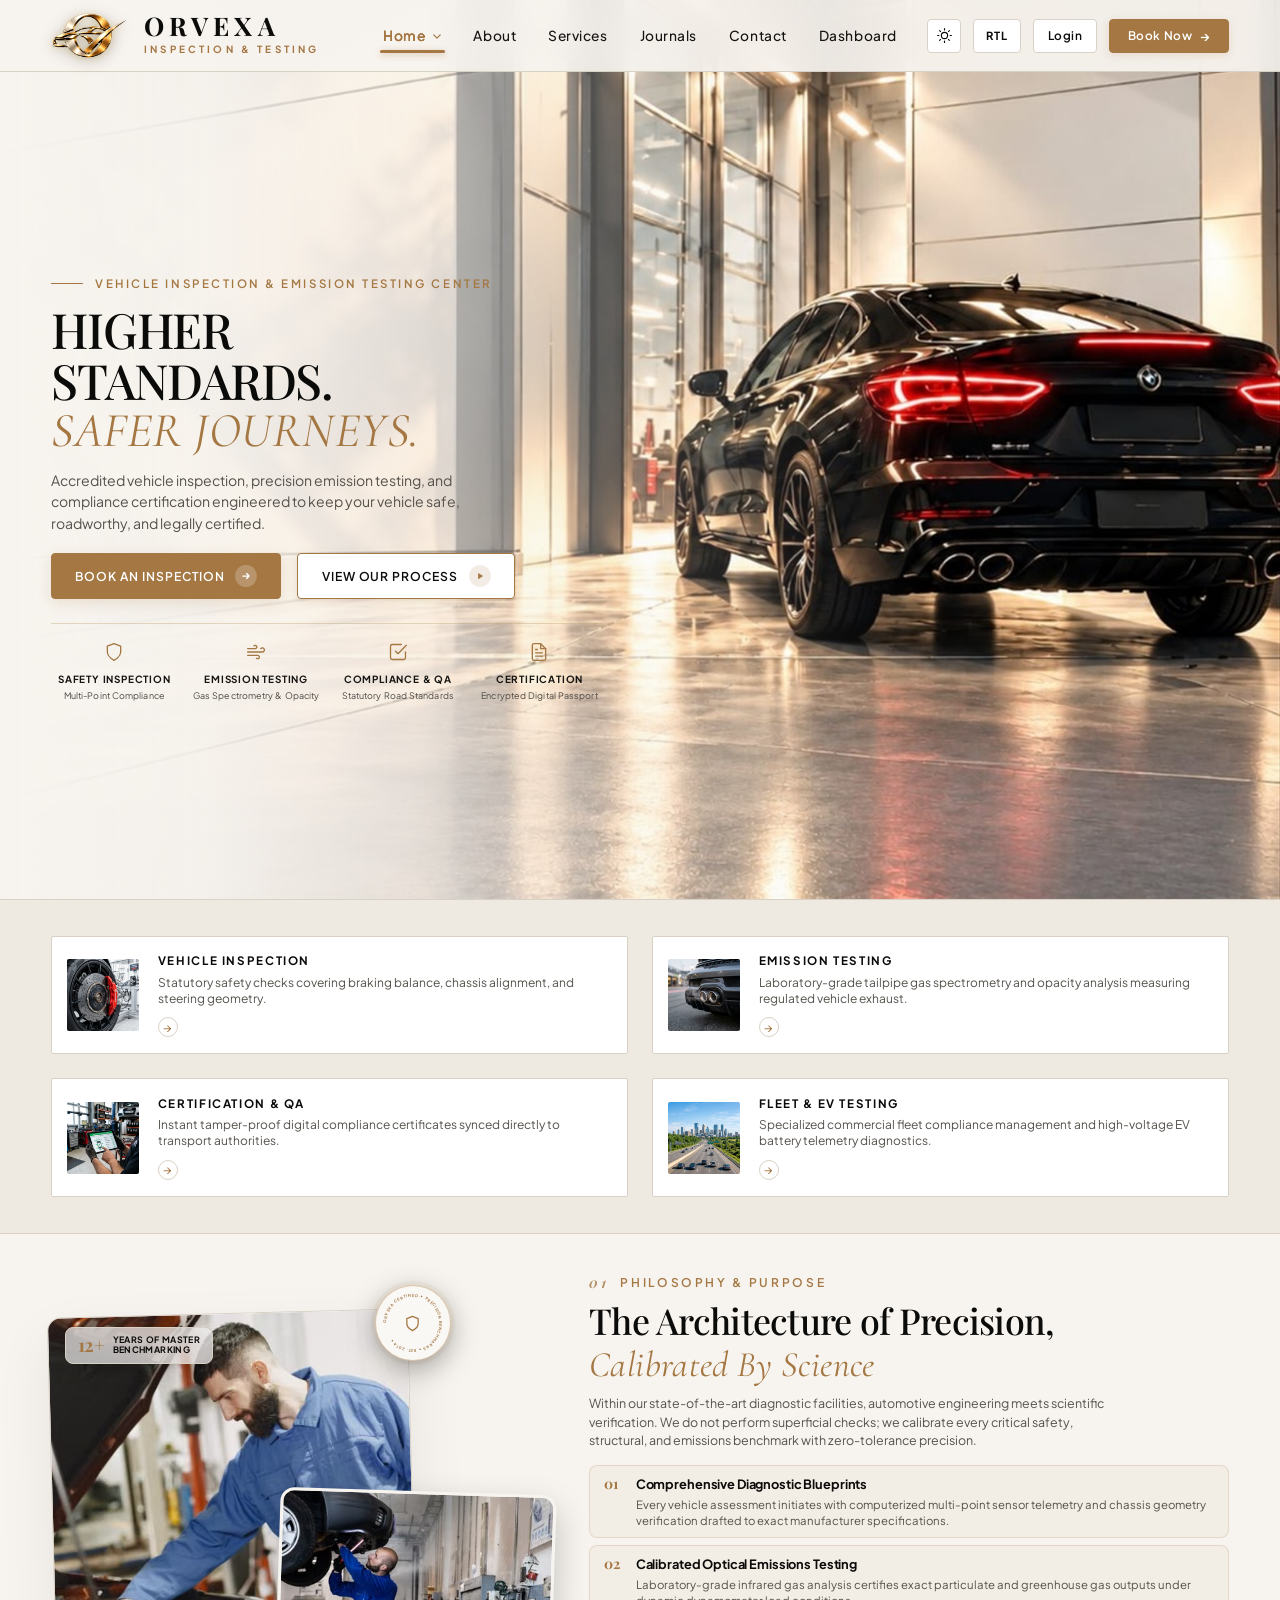
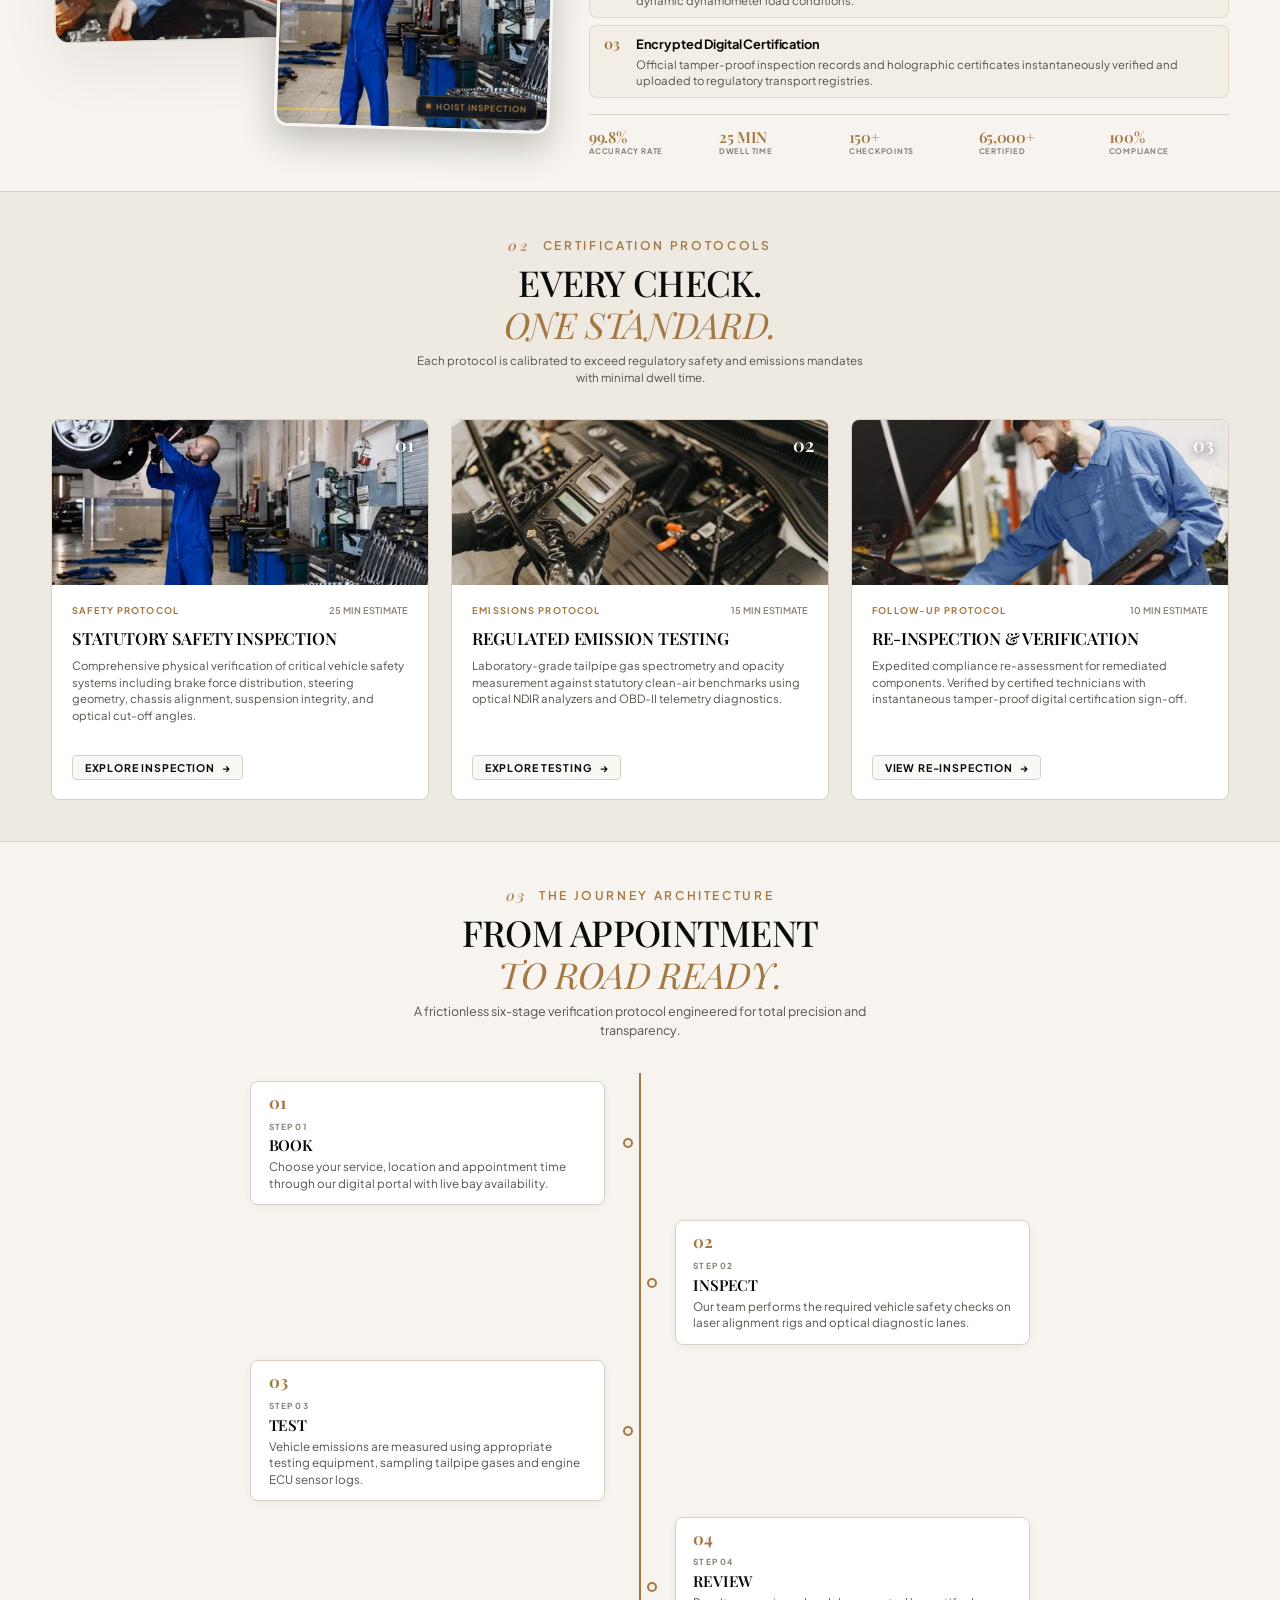
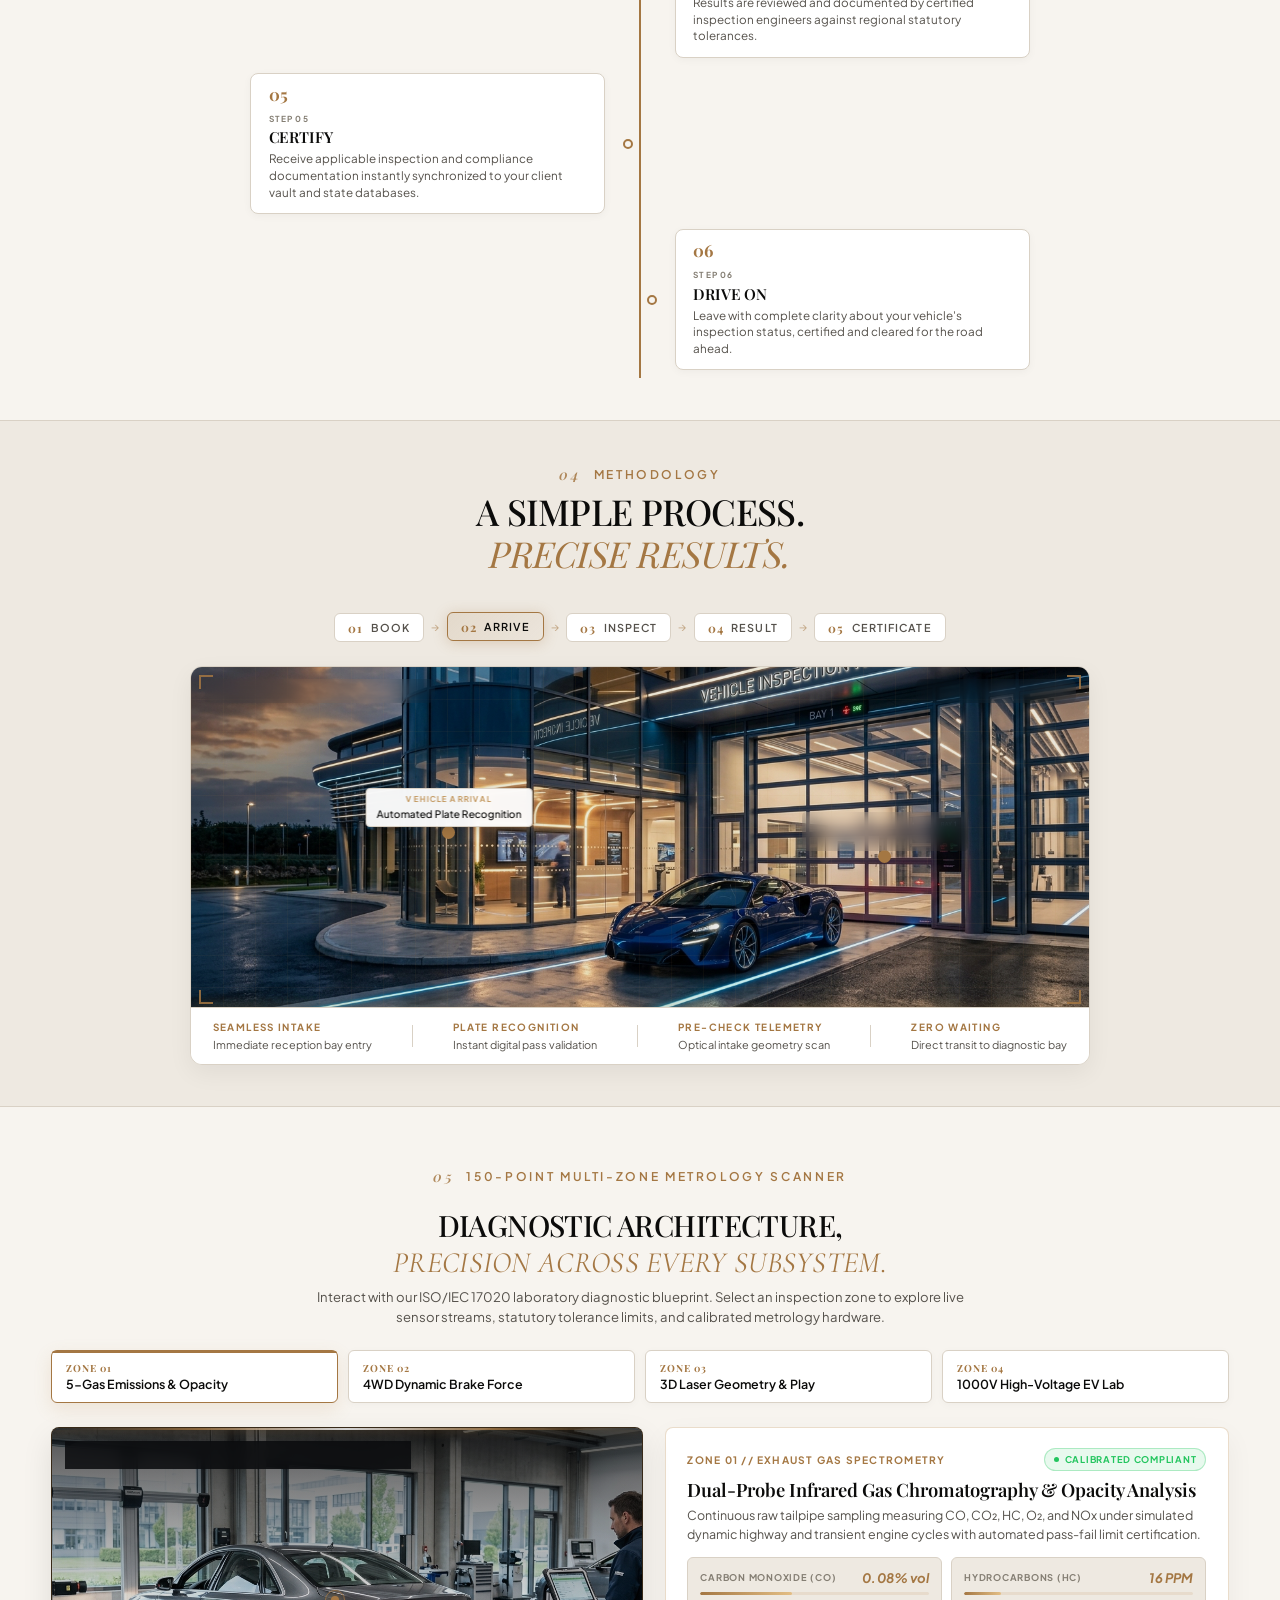
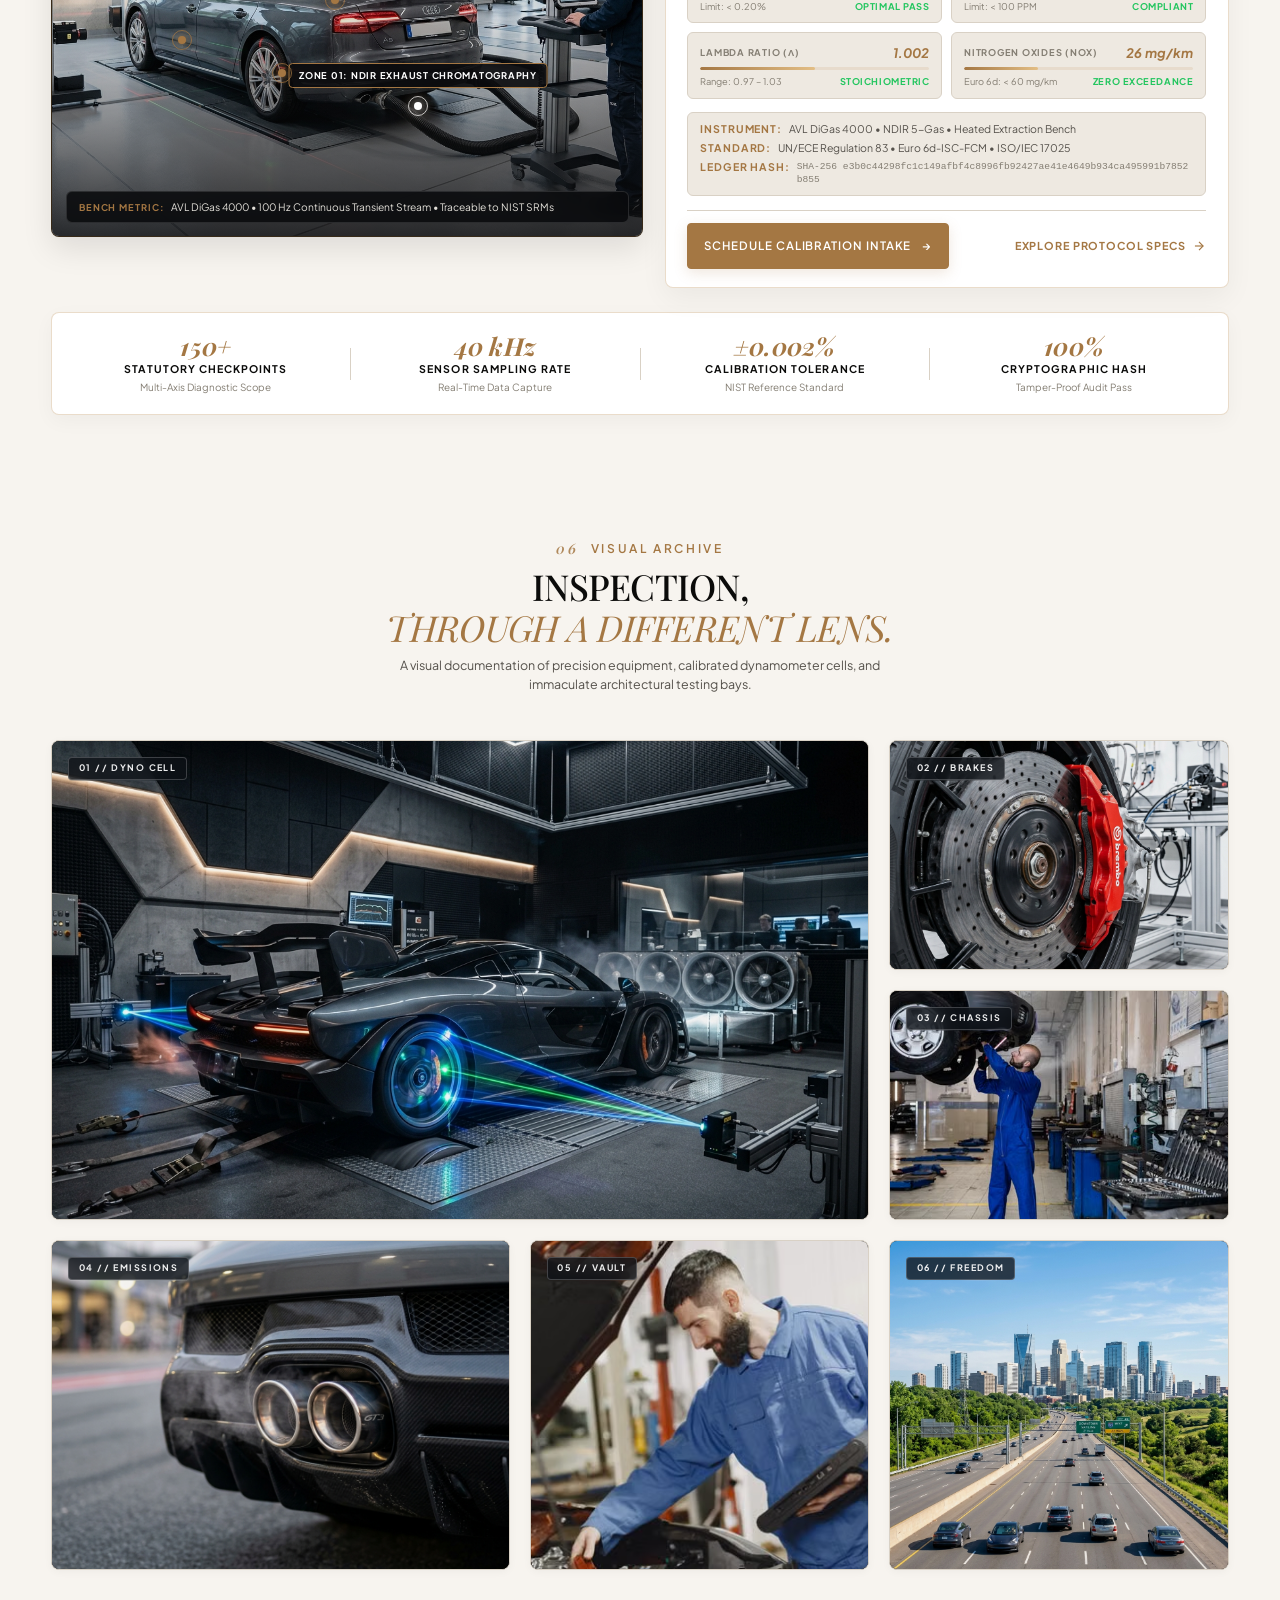
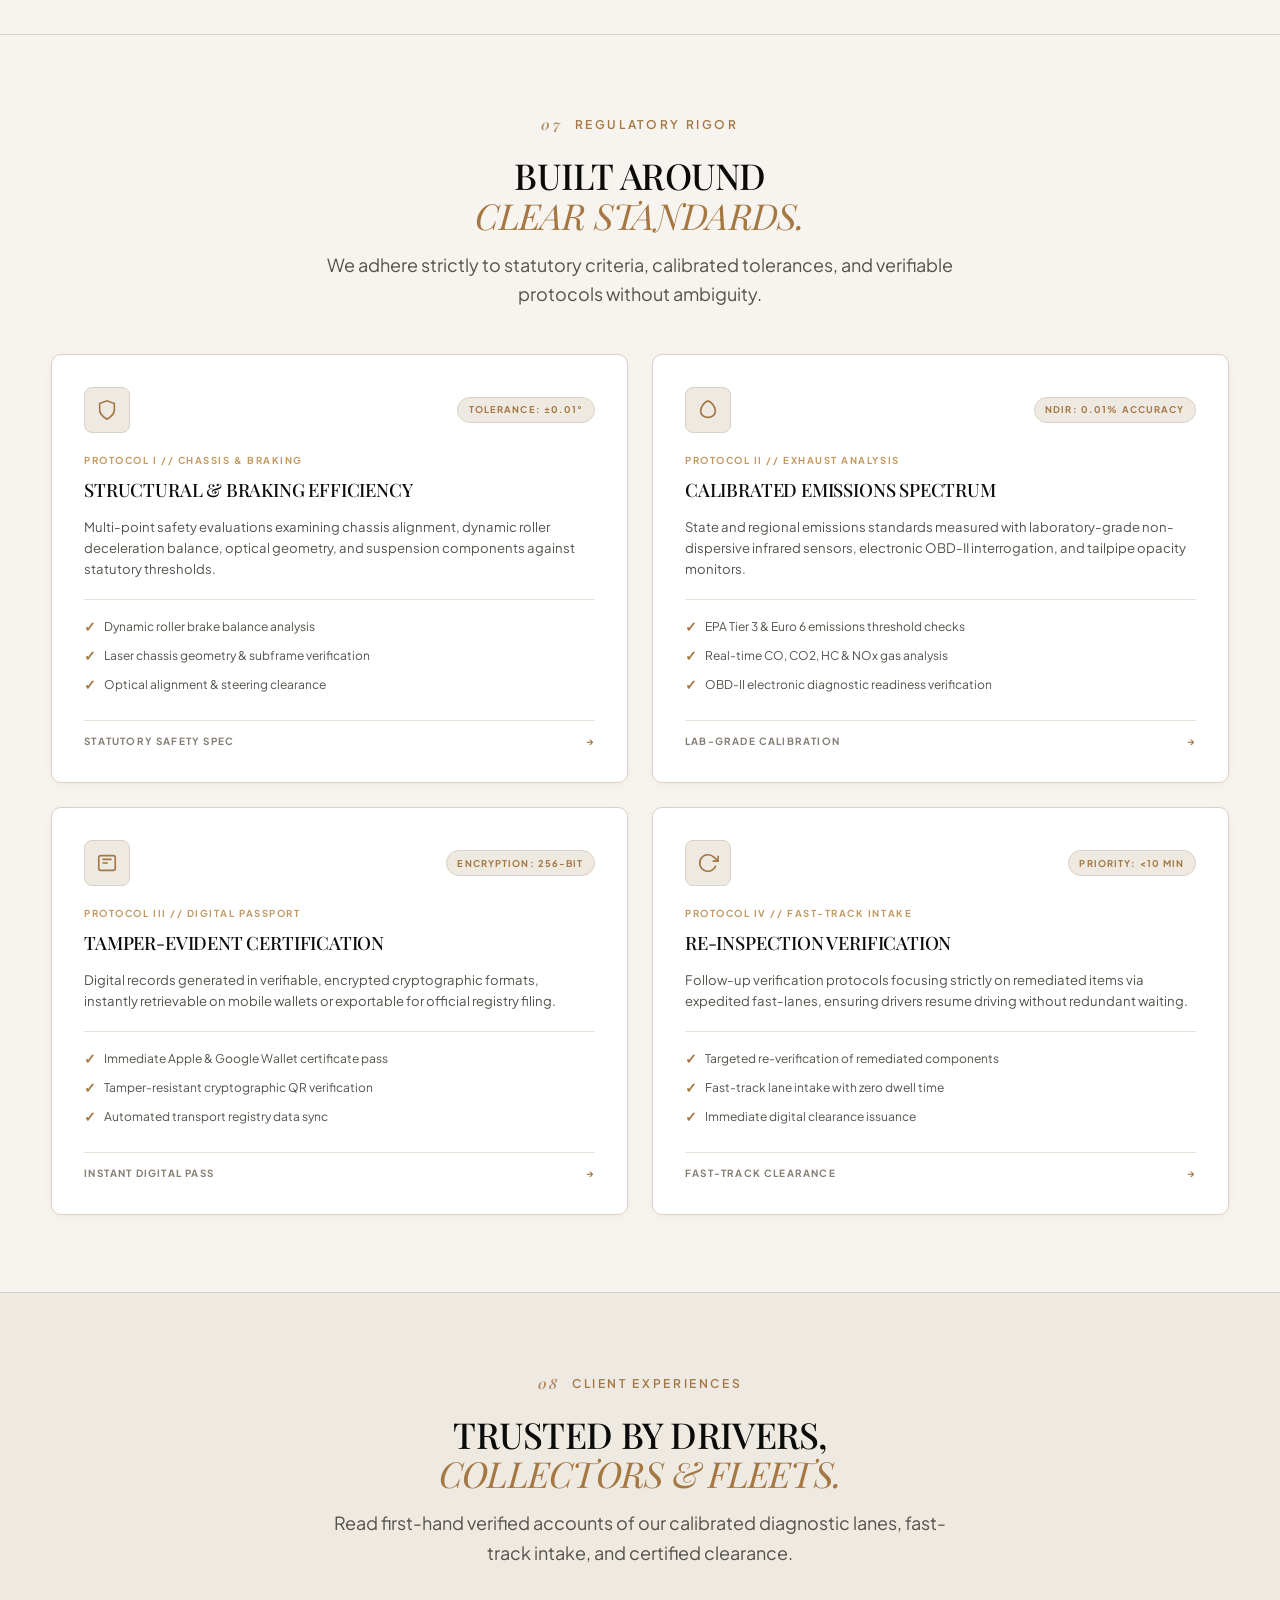
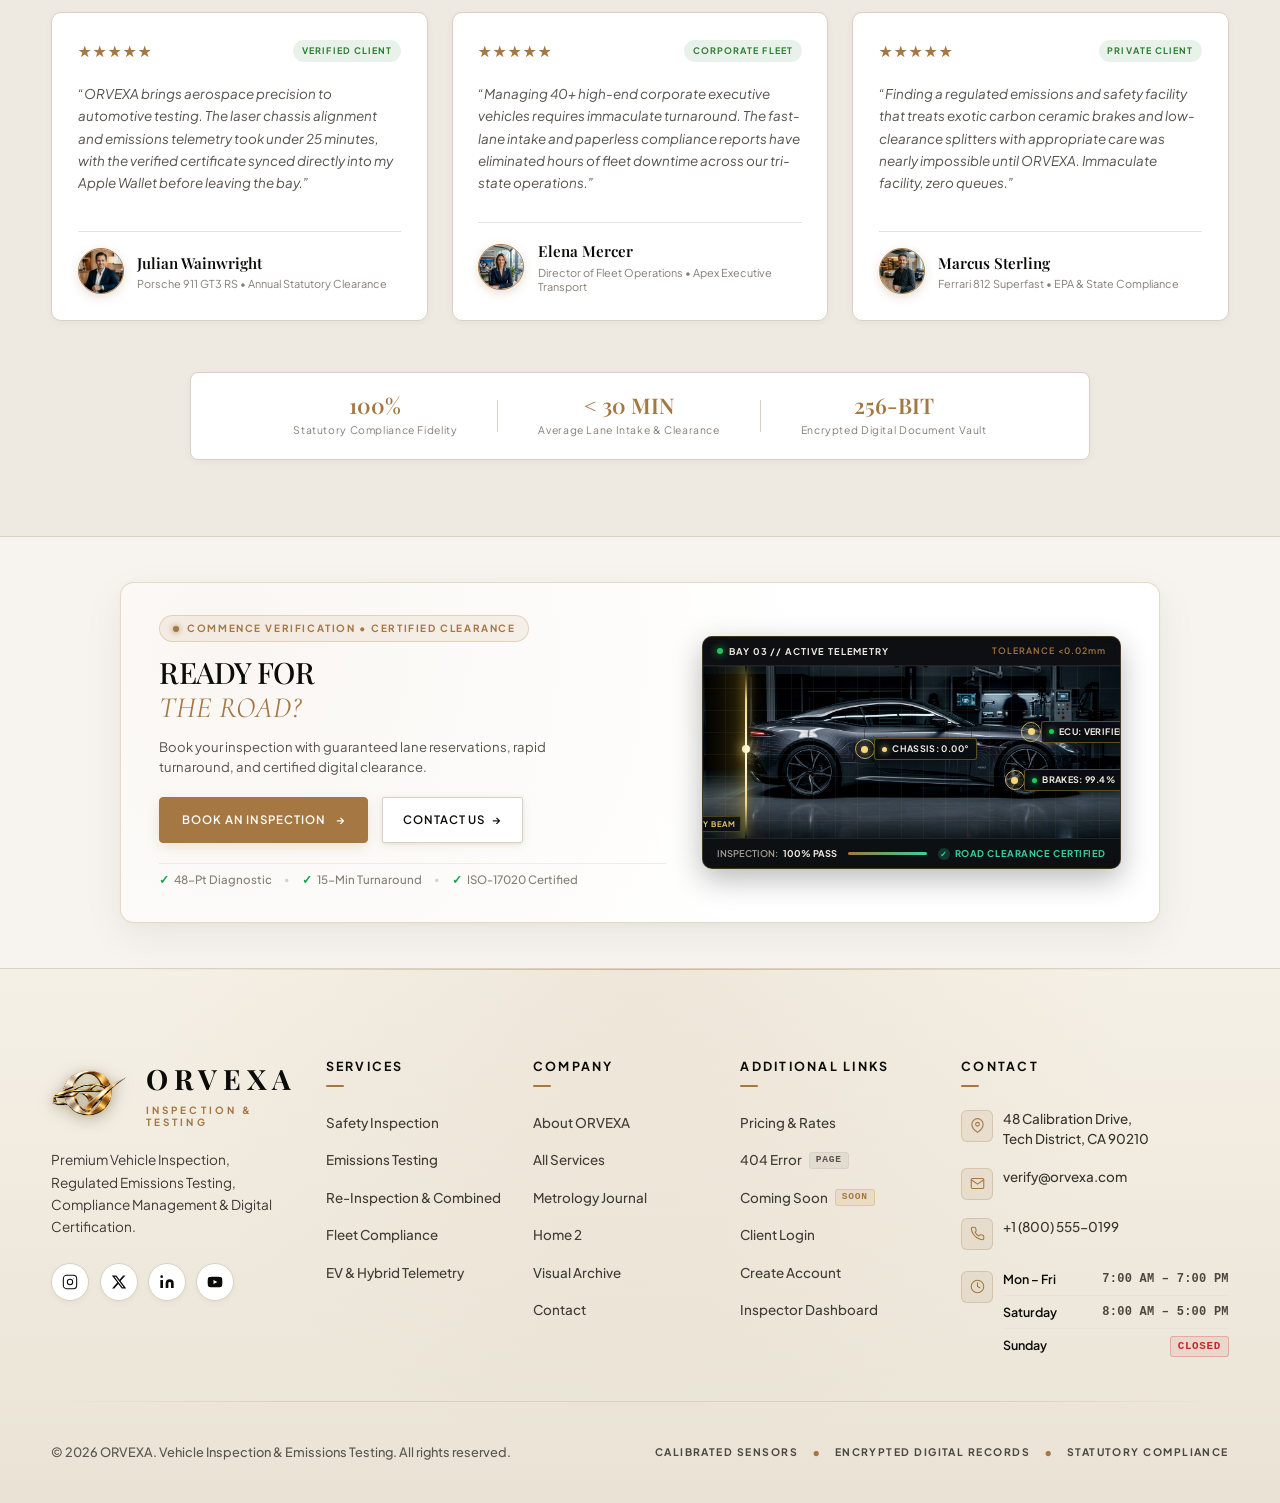
<file: index.html>
<!DOCTYPE html>
<html lang="en" data-theme="light">

<head>
  <meta charset="UTF-8">
  <script>
    (function () {
      var KEY = 'orvexa-theme', LEGACY = 'orvexa_theme', root = document.documentElement;
      try {
        var t = localStorage.getItem(KEY);
        if (!t) { t = localStorage.getItem(LEGACY); if (t) localStorage.setItem(KEY, t); }
        if (localStorage.getItem(LEGACY)) localStorage.removeItem(LEGACY);
        if (t === 'dark' || t === 'light') root.setAttribute('data-theme', t);
        window.addEventListener('storage', function (e) {
          if (e.key === KEY && (e.newValue === 'dark' || e.newValue === 'light')) {
            root.setAttribute('data-theme', e.newValue);
          }
        });
      } catch (err) { }
    })();
  </script>
  <meta name="viewport" content="width=device-width, initial-scale=1.0">
  <title>ORVEXA | Premium Vehicle Inspection & Emissions Testing</title>
  <meta name="description"
    content="ORVEXA provides high-end automotive compliance, precision vehicle safety inspection, regulated emissions testing, and instant digital certification. Drive with certainty.">
  <meta name="keywords"
    content="vehicle inspection, emissions testing, automotive compliance, digital vehicle certification, luxury auto inspection">

  <link rel="preconnect" href="https://fonts.googleapis.com">
  <link rel="preconnect" href="https://fonts.gstatic.com" crossorigin>
  <link
    href="https://fonts.googleapis.com/css2?family=Cormorant+Garamond:ital,wght@0,300;0,400;0,500;0,600;1,400&family=Playfair+Display:ital,wght@0,400;0,500;0,600;0,700;1,400&family=Plus+Jakarta+Sans:wght@300;400;500;600;700&display=swap"
    rel="stylesheet">

  <link rel="stylesheet" href="index.css">
  <link rel="icon" type="image/png" href="assets/favicon.png">
  <link rel="apple-touch-icon" href="assets/apple-touch-icon.png">
</head>

<body>

  <header class="site-header" id="siteHeader">
    <div class="header-inner">
      <a href="#hero" class="brand-logo" aria-label="ORVEXA Homepage">
        <div class="logo-symbol">
          <img src="assets/brand-logo.png" alt="ORVEXA Emblem" class="brand-emblem-img">
        </div>
        <div class="brand-text-block">
          <span class="brand-name">ORVEXA</span>
          <span class="brand-subline">INSPECTION & TESTING</span>
        </div>
      </a>

      <nav class="main-nav" aria-label="Main Navigation">
        <ul class="nav-list">
          <li class="nav-item has-dropdown">
            <a href="#hero" class="nav-link active">
              <span>Home</span>
              <svg class="dropdown-chevron" viewBox="0 0 10 6" fill="none" stroke="currentColor" stroke-width="1.5">
                <path d="M1 1L5 5L9 1" stroke-linecap="round" stroke-linejoin="round" />
              </svg>
            </a>
            <div class="nav-dropdown-menu">
              <a href="index.html" class="dropdown-item active">
                <span class="dropdown-title">Home 1</span>
                <span class="dropdown-desc">Daylight &amp; Night Luxury Center</span>
              </a>
              <a href="home2.html" class="dropdown-item">
                <span class="dropdown-title">Home 2</span>
                <span class="dropdown-desc">High-Tech Diagnostic Laboratory</span>
              </a>
            </div>
          </li>

          <li class="nav-item"><a href="about.html" class="nav-link">About</a></li>

          <li class="nav-item"><a href="service.html" class="nav-link">Services</a></li>

          <li class="nav-item"><a href="journal.html" class="nav-link">Journals</a></li>

          <li class="nav-item"><a href="contact.html" class="nav-link">Contact</a></li>

          <li class="nav-item"><a href="dashboard.html" class="nav-link">Dashboard</a></li>
        </ul>
      </nav>

      <div class="header-actions">
        <button type="button" class="theme-mode-btn" id="themeToggle" aria-label="Toggle theme mode">
          <span class="theme-icon-sun" title="Light Mode">
            <svg viewBox="0 0 24 24" fill="none" stroke="currentColor" stroke-width="1.8" stroke-linecap="round"
              stroke-linejoin="round">
              <circle cx="12" cy="12" r="5" />
              <line x1="12" y1="1" x2="12" y2="3" />
              <line x1="12" y1="21" x2="12" y2="23" />
              <line x1="4.22" y1="4.22" x2="5.64" y2="5.64" />
              <line x1="18.36" y1="18.36" x2="19.78" y2="19.78" />
              <line x1="1" y1="12" x2="3" y2="12" />
              <line x1="21" y1="12" x2="23" y2="12" />
              <line x1="4.22" y1="19.78" x2="5.64" y2="18.36" />
              <line x1="18.36" y1="5.64" x2="19.78" y2="4.22" />
            </svg>
          </span>
          <span class="theme-icon-moon" title="Dark Mode">
            <svg viewBox="0 0 24 24" fill="none" stroke="currentColor" stroke-width="1.8" stroke-linecap="round"
              stroke-linejoin="round">
              <path d="M21 12.79A9 9 0 1 1 11.21 3 7 7 0 0 0 21 12.79z" />
            </svg>
          </span>
        </button>

        <button type="button" class="header-rtl-btn" id="rtlToggle" aria-label="Toggle text direction RTL / LTR">
          <span id="rtlBtnText">RTL</span>
        </button>

        <a href="login.html" class="header-login-btn" id="loginBtn">Login</a>

        <button type="button" class="btn-primary-header btn-sm" id="headerBookBtn">
          <span>Book Now</span>
          <span class="btn-arrow">&rarr;</span>
        </button>

        <button type="button" class="mobile-menu-btn" id="mobileMenuBtn" aria-label="Toggle navigation menu">
          <span></span>
          <span></span>
          <span></span>
        </button>
      </div>
    </div>
  </header>

  <div class="mobile-drawer" id="mobileDrawer">
    <div class="drawer-header">
      <div class="drawer-brand-block">
        <span class="drawer-brand">ORVEXA</span>
        <span class="drawer-tagline">INSPECTION &amp; TESTING</span>
      </div>
      <button type="button" class="drawer-close" id="drawerClose" aria-label="Close navigation menu">&times;</button>
    </div>

    <ul class="drawer-links">
      <li><a href="index.html" class="drawer-link active"><span>Home 1</span></a></li>
      <li><a href="home2.html" class="drawer-link"><span>Home 2</span></a></li>
      <li><a href="about.html" class="drawer-link"><span>About Us</span></a></li>
      <li><a href="service.html" class="drawer-link"><span>Services</span></a></li>
      <li><a href="journal.html" class="drawer-link"><span>Journals</span></a></li>
      <li><a href="contact.html" class="drawer-link"><span>Contact</span></a></li>
      <li><a href="dashboard.html" class="drawer-link"><span>Dashboard</span></a></li>
    </ul>

    <div class="drawer-actions">
      <a href="login.html" class="drawer-btn-login">Login</a>
      <button type="button" class="btn-primary-hero btn-sm w-full" id="drawerBookBtn" onclick="openBookingModal()">Book
        Now &rarr;</button>
    </div>
  </div>

  <main>
    <section class="hero-section" id="hero">
      <div class="hero-container">

        <div class="hero-content">
          <div class="hero-eyebrow-wrapper">
            <span class="eyebrow-dash"></span>
            <span class="hero-eyebrow">VEHICLE INSPECTION &amp; EMISSION TESTING CENTER</span>
          </div>

          <h1 class="hero-headline">
            <span class="headline-line">HIGHER</span>
            <span class="headline-line">STANDARDS.</span>
            <span class="headline-line highlight-gold">SAFER JOURNEYS.</span>
          </h1>
          <p class="hero-description">
            Accredited vehicle inspection, precision emission testing, and compliance certification engineered to keep your vehicle safe, roadworthy, and legally certified.
          </p>

          <div class="hero-mobile-banner">
            <img src="assets/hero_light.jpg" alt="ORVEXA Inspection Bay"
              class="hero-mobile-banner-img hero-mobile-img-light" />
            <img src="assets/hero_dark.jpg" alt="ORVEXA Dark Inspection Bay"
              class="hero-mobile-banner-img hero-mobile-img-dark" />
          </div>

          <div class="hero-cta-group">
            <button type="button" class="btn-primary-hero" id="heroBookBtn">
              <span>BOOK AN INSPECTION</span>
              <span class="hero-btn-icon" aria-hidden="true">
                <svg viewBox="0 0 16 16" fill="none" stroke="currentColor" stroke-width="2" stroke-linecap="round" stroke-linejoin="round">
                  <path d="M3 8h10M9 4l4 4-4 4" />
                </svg>
              </span>
            </button>
            <a href="#process" class="btn-secondary-hero" id="heroProcessBtn">
              <span>VIEW OUR PROCESS</span>
              <span class="hero-btn-icon" aria-hidden="true">
                <svg viewBox="0 0 16 16" fill="currentColor">
                  <polygon points="5,3 13,8 5,13" />
                </svg>
              </span>
            </a>
          </div>

          <div class="hero-micro-features">
            <div class="micro-feature-item">
              <span class="micro-icon" aria-hidden="true">
                <svg viewBox="0 0 24 24" fill="none" stroke="currentColor" stroke-width="1.6" stroke-linecap="round"
                  stroke-linejoin="round">
                  <path d="M12 22s8-4 8-10V5l-8-3-8 3v7c0 6 8 10 8 10z" />
                </svg>
              </span>
              <span class="micro-title">SAFETY INSPECTION</span>
              <span class="micro-sub">Multi-Point Compliance</span>
            </div>

            <div class="micro-feature-item">
              <span class="micro-icon" aria-hidden="true">
                <svg viewBox="0 0 24 24" fill="none" stroke="currentColor" stroke-width="1.6" stroke-linecap="round"
                  stroke-linejoin="round">
                  <path
                    d="M9.59 4.59A2 2 0 1 1 11 8H2m10.59 11.41A2 2 0 1 0 14 16H2m15.73-8.27A2.5 2.5 0 1 1 19.5 12H2" />
                </svg>
              </span>
              <span class="micro-title">EMISSION TESTING</span>
              <span class="micro-sub">Gas Spectrometry &amp; Opacity</span>
            </div>

            <div class="micro-feature-item">
              <span class="micro-icon" aria-hidden="true">
                <svg viewBox="0 0 24 24" fill="none" stroke="currentColor" stroke-width="1.6" stroke-linecap="round"
                  stroke-linejoin="round">
                  <polyline points="9 11 12 14 22 4" />
                  <path d="M21 12v7a2 2 0 0 1-2 2H5a2 2 0 0 1-2-2V5a2 2 0 0 1 2-2h11" />
                </svg>
              </span>
              <span class="micro-title">COMPLIANCE &amp; QA</span>
              <span class="micro-sub">Statutory Road Standards</span>
            </div>

            <div class="micro-feature-item">
              <span class="micro-icon" aria-hidden="true">
                <svg viewBox="0 0 24 24" fill="none" stroke="currentColor" stroke-width="1.6" stroke-linecap="round"
                  stroke-linejoin="round">
                  <path d="M14 2H6a2 2 0 0 0-2 2v16a2 2 0 0 0 2 2h12a2 2 0 0 0 2-2V8z" />
                  <polyline points="14 2 14 8 20 8" />
                  <line x1="16" y1="13" x2="8" y2="13" />
                  <line x1="16" y1="17" x2="8" y2="17" />
                  <polyline points="10 9 9 9 8 9" />
                </svg>
              </span>
              <span class="micro-title">CERTIFICATION</span>
              <span class="micro-sub">Encrypted Digital Passport</span>
            </div>
          </div>

        </div>
      </div>

      <div class="hero-media-wrapper">
        <div class="hero-image-container">
          <img src="assets/hero_light.jpg?v=2" alt="ORVEXA Luxury Automotive Inspection Bay in Daytime Light"
            class="hero-img hero-img-light" id="heroLightImg" />
          <img src="assets/hero_dark.jpg?v=2"
            alt="ORVEXA Dark Cinematic Automotive Testing Facility with Precision Inspection Bay"
            class="hero-img hero-img-dark" id="heroDarkImg" />
          <div class="hero-gradient-overlay"></div>
        </div>
      </div>
    </section>

    <section class="hero-strip-section" aria-label="Feature Highlights">
      <div class="strip-container">
        <div class="strip-grid">

          <div class="strip-card">
            <div class="strip-img-box">
              <img src="assets/card_brake_disc.jpg" alt="High precision brake disc safety inspection">
            </div>
            <div class="strip-card-body">
              <span class="strip-card-title">VEHICLE INSPECTION</span>
              <p class="strip-card-desc">Statutory safety checks covering braking balance, chassis alignment, and steering geometry.</p>
              <a href="#services" class="strip-card-link" aria-label="Learn about safety inspection">
                <span class="circle-arrow">→</span>
              </a>
            </div>
          </div>

          <div class="strip-card">
            <div class="strip-img-box">
              <img src="assets/card_exhaust_tips.jpg" alt="Tailpipe emissions analysis and compliance check">
            </div>
            <div class="strip-card-body">
              <span class="strip-card-title">EMISSION TESTING</span>
              <p class="strip-card-desc">Laboratory-grade tailpipe gas spectrometry and opacity analysis measuring regulated vehicle exhaust.</p>
              <a href="#services" class="strip-card-link" aria-label="Learn about emissions testing">
                <span class="circle-arrow">→</span>
              </a>
            </div>
          </div>

          <div class="strip-card">
            <div class="strip-img-box">
              <img src="assets/card_tablet_cert.jpg" alt="Digital inspection certification and reports">
            </div>
            <div class="strip-card-body">
              <span class="strip-card-title">CERTIFICATION &amp; QA</span>
              <p class="strip-card-desc">Instant tamper-proof digital compliance certificates synced directly to transport authorities.</p>
              <a href="#services" class="strip-card-link" aria-label="Explore digital records">
                <span class="circle-arrow">→</span>
              </a>
            </div>
          </div>

          <div class="strip-card">
            <div class="strip-img-box">
              <img src="assets/card_clean_road.jpg" alt="Open pristine scenic highway">
            </div>
            <div class="strip-card-body">
              <span class="strip-card-title">FLEET &amp; EV TESTING</span>
              <p class="strip-card-desc">Specialized commercial fleet compliance management and high-voltage EV battery telemetry diagnostics.</p>
              <a href="service.html" class="strip-card-link" aria-label="Read our services">
                <span class="circle-arrow">→</span>
              </a>
            </div>
          </div>

        </div>
      </div>
    </section>

    <section class="section about-section" id="about">
      <div class="container">
        <div class="about-grid">

          <div class="about-media-col">
            <div class="about-visual-card">

              <div class="about-image-frame about-image-primary">
                <img src="assets/real_test_mechanic_tablet.png" alt="ORVEXA Precision Vehicle Inspection Technician"
                  class="about-showcase-img" />
              </div>

              <div class="about-image-frame about-image-secondary">
                <img src="assets/real_test_undercarriage_lift.png" alt="Underbody hoist and chassis inspection"
                  class="about-showcase-img" />
                <span class="secondary-tag">
                  <span class="secondary-tag-dot"></span>
                  HOIST INSPECTION
                </span>
              </div>

              <div class="about-circular-stamp" aria-hidden="true">
                <svg viewBox="0 0 140 140" class="stamp-svg-ring">
                  <path id="stampPath" d="M 70, 70 m -50, 0 a 50,50 0 1,1 100,0 a 50,50 0 1,1 -100,0" fill="none" />
                  <text class="stamp-text">
                    <textPath href="#stampPath" startOffset="0%">
                      ORVEXA CERTIFIED • PRECISION BENCHMARKS • EST. 2014 •
                    </textPath>
                  </text>
                </svg>
                <div class="stamp-center-icon">
                  <svg viewBox="0 0 24 24" fill="none" stroke="currentColor" stroke-width="1.8" stroke-linecap="round"
                    stroke-linejoin="round">
                    <path d="M12 22s8-4 8-10V5l-8-3-8 3v7c0 6 8 10 8 10z" />
                  </svg>
                </div>
              </div>

              <div class="about-float-badge-top">
                <span class="badge-accent-num">12+</span>
                <span class="badge-accent-text">Years of Master<br>Benchmarking</span>
              </div>

            </div>
          </div>

          <div class="about-text-col">
            <div class="section-eyebrow">
              <span class="eyebrow-num">01</span>
              <span class="eyebrow-text">PHILOSOPHY &amp; PURPOSE</span>
            </div>

            <h2 class="editorial-title">
              The Architecture of Precision,<br>
              <span class="italic-serif highlight-gold">Calibrated By Science</span>
            </h2>

            <p class="about-lead-narrative">
              Within our state-of-the-art diagnostic facilities, automotive engineering meets scientific verification.
              We do not perform superficial checks; we calibrate every critical safety, structural, and emissions
              benchmark with zero-tolerance precision.
            </p>

            <div class="about-feature-stack">
              <div class="about-feature-card">
                <span class="feature-card-num">01</span>
                <div class="feature-card-body">
                  <h3 class="feature-card-title">Comprehensive Diagnostic Blueprints</h3>
                  <p class="feature-card-desc">
                    Every vehicle assessment initiates with computerized multi-point sensor telemetry and chassis
                    geometry verification drafted to exact manufacturer specifications.
                  </p>
                </div>
              </div>

              <div class="about-feature-card">
                <span class="feature-card-num">02</span>
                <div class="feature-card-body">
                  <h3 class="feature-card-title">Calibrated Optical Emissions Testing</h3>
                  <p class="feature-card-desc">
                    Laboratory-grade infrared gas analysis certifies exact particulate and greenhouse gas outputs under
                    dynamic dynamometer load conditions.
                  </p>
                </div>
              </div>

              <div class="about-feature-card">
                <span class="feature-card-num">03</span>
                <div class="feature-card-body">
                  <h3 class="feature-card-title">Encrypted Digital Certification</h3>
                  <p class="feature-card-desc">
                    Official tamper-proof inspection records and holographic certificates instantaneously verified and
                    uploaded to regulatory transport registries.
                  </p>
                </div>
              </div>
            </div>

            <div class="about-stats-row">
              <div class="about-stat-item">
                <span class="stat-value">99.8%</span>
                <span class="stat-label">ACCURACY RATE</span>
              </div>
              <div class="about-stat-item">
                <span class="stat-value">25 MIN</span>
                <span class="stat-label">DWELL TIME</span>
              </div>
              <div class="about-stat-item">
                <span class="stat-value">150+</span>
                <span class="stat-label">CHECKPOINTS</span>
              </div>
              <div class="about-stat-item">
                <span class="stat-value">65,000+</span>
                <span class="stat-label">CERTIFIED</span>
              </div>
              <div class="about-stat-item">
                <span class="stat-value">100%</span>
                <span class="stat-label">COMPLIANCE</span>
              </div>
            </div>

          </div>

        </div>
      </div>
    </section>

    <section class="section services-section" id="services">
      <div class="container">

        <div class="section-header-center">
          <div class="section-eyebrow">
            <span class="eyebrow-num">02</span>
            <span class="eyebrow-text">CERTIFICATION PROTOCOLS</span>
          </div>
          <h2 class="editorial-title">
            EVERY CHECK.<br>
            <span class="italic-serif">ONE STANDARD.</span>
          </h2>
          <p class="section-lead-center">
            Each protocol is calibrated to exceed regulatory safety and emissions mandates with minimal dwell time.
          </p>
        </div>

        <div class="services-grid">

          <article class="service-card" data-service="safety">
            <div class="service-card-media">
              <img src="assets/real_test_undercarriage_lift.png" alt="Comprehensive vehicle safety inspection on hoist">
              <span class="service-number">01</span>
            </div>
            <div class="service-card-content">
              <div class="service-meta">
                <span class="service-badge">SAFETY PROTOCOL</span>
                <span class="service-time">25 MIN ESTIMATE</span>
              </div>
              <h3 class="service-title">STATUTORY SAFETY INSPECTION</h3>
              <p class="service-description">
                Comprehensive physical verification of critical vehicle safety systems including brake force distribution, steering geometry, chassis alignment, suspension integrity, and optical cut-off angles.
              </p>
              <div class="service-hover-line"></div>
              <button type="button" class="service-cta-btn" onclick="openBookingWithService('Safety Inspection')">
                <span>EXPLORE INSPECTION</span>
                <span class="btn-arrow">→</span>
              </button>
            </div>
          </article>

          <article class="service-card" data-service="emissions">
            <div class="service-card-media">
              <img src="assets/real_test_obd_engine.png"
                alt="Calibrated vehicle engine diagnostics &amp; emissions testing">
              <span class="service-number">02</span>
            </div>
            <div class="service-card-content">
              <div class="service-meta">
                <span class="service-badge">EMISSIONS PROTOCOL</span>
                <span class="service-time">15 MIN ESTIMATE</span>
              </div>
              <h3 class="service-title">REGULATED EMISSION TESTING</h3>
              <p class="service-description">
                Laboratory-grade tailpipe gas spectrometry and opacity measurement against statutory clean-air benchmarks using optical NDIR analyzers and OBD-II telemetry diagnostics.
              </p>
              <div class="service-hover-line"></div>
              <button type="button" class="service-cta-btn" onclick="openBookingWithService('Emissions Testing')">
                <span>EXPLORE TESTING</span>
                <span class="btn-arrow">→</span>
              </button>
            </div>
          </article>

          <article class="service-card" data-service="reinspection">
            <div class="service-card-media">
              <img src="assets/real_test_mechanic_tablet.png" alt="Vehicle re-inspection and diagnostic verification">
              <span class="service-number">03</span>
            </div>
            <div class="service-card-content">
              <div class="service-meta">
                <span class="service-badge">FOLLOW-UP PROTOCOL</span>
                <span class="service-time">10 MIN ESTIMATE</span>
              </div>
              <h3 class="service-title">RE-INSPECTION &amp; VERIFICATION</h3>
              <p class="service-description">
                Expedited compliance re-assessment for remediated components. Verified by certified technicians with instantaneous tamper-proof digital certification sign-off.
              </p>
              <div class="service-hover-line"></div>
              <button type="button" class="service-cta-btn" onclick="openBookingWithService('Re-Inspection')">
                <span>VIEW RE-INSPECTION</span>
                <span class="btn-arrow">→</span>
              </button>
            </div>
          </article>

        </div>
      </div>
    </section>

    <section class="section timeline-section" id="timeline">
      <div class="container">

        <div class="timeline-header text-center">
          <div class="section-eyebrow justify-center">
            <span class="eyebrow-num">03</span>
            <span class="eyebrow-text">THE JOURNEY ARCHITECTURE</span>
          </div>
          <h2 class="editorial-title">
            FROM APPOINTMENT<br>
            <span class="italic-serif">TO ROAD READY.</span>
          </h2>
          <p class="section-sub-desc">
            A frictionless six-stage verification protocol engineered for total precision and transparency.
          </p>
        </div>

        <div class="timeline-wrapper">
          <div class="timeline-spine">
            <div class="timeline-progress-bar" id="timelineProgress"></div>
          </div>

          <div class="timeline-item left-side">
            <div class="timeline-card">
              <div class="timeline-num-badge">01</div>
              <span class="timeline-tag">STEP 01</span>
              <h3 class="timeline-heading">BOOK</h3>
              <p class="timeline-copy">
                Choose your service, location and appointment time through our digital portal with live bay
                availability.
              </p>
              <div class="timeline-indicator-dot"></div>
            </div>
            <div class="timeline-spacer"></div>
          </div>

          <div class="timeline-item right-side">
            <div class="timeline-spacer"></div>
            <div class="timeline-card">
              <div class="timeline-num-badge">02</div>
              <span class="timeline-tag">STEP 02</span>
              <h3 class="timeline-heading">INSPECT</h3>
              <p class="timeline-copy">
                Our team performs the required vehicle safety checks on laser alignment rigs and optical diagnostic
                lanes.
              </p>
              <div class="timeline-indicator-dot"></div>
            </div>
          </div>

          <div class="timeline-item left-side">
            <div class="timeline-card">
              <div class="timeline-num-badge">03</div>
              <span class="timeline-tag">STEP 03</span>
              <h3 class="timeline-heading">TEST</h3>
              <p class="timeline-copy">
                Vehicle emissions are measured using appropriate testing equipment, sampling tailpipe gases and engine
                ECU sensor logs.
              </p>
              <div class="timeline-indicator-dot"></div>
            </div>
            <div class="timeline-spacer"></div>
          </div>

          <div class="timeline-item right-side">
            <div class="timeline-spacer"></div>
            <div class="timeline-card">
              <div class="timeline-num-badge">04</div>
              <span class="timeline-tag">STEP 04</span>
              <h3 class="timeline-heading">REVIEW</h3>
              <p class="timeline-copy">
                Results are reviewed and documented by certified inspection engineers against regional statutory
                tolerances.
              </p>
              <div class="timeline-indicator-dot"></div>
            </div>
          </div>

          <div class="timeline-item left-side">
            <div class="timeline-card">
              <div class="timeline-num-badge">05</div>
              <span class="timeline-tag">STEP 05</span>
              <h3 class="timeline-heading">CERTIFY</h3>
              <p class="timeline-copy">
                Receive applicable inspection and compliance documentation instantly synchronized to your client vault
                and state databases.
              </p>
              <div class="timeline-indicator-dot"></div>
            </div>
            <div class="timeline-spacer"></div>
          </div>

          <div class="timeline-item right-side">
            <div class="timeline-spacer"></div>
            <div class="timeline-card">
              <div class="timeline-num-badge">06</div>
              <span class="timeline-tag">STEP 06</span>
              <h3 class="timeline-heading">DRIVE ON</h3>
              <p class="timeline-copy">
                Leave with complete clarity about your vehicle's inspection status, certified and cleared for the road
                ahead.
              </p>
              <div class="timeline-indicator-dot"></div>
            </div>
          </div>

        </div>

      </div>
    </section>

    <section class="section process-section" id="process">
      <div class="container">

        <div class="process-headline-block">
          <div class="section-eyebrow">
            <span class="eyebrow-num">04</span>
            <span class="eyebrow-text">METHODOLOGY</span>
          </div>
          <h2 class="editorial-title">
            A SIMPLE PROCESS.<br>
            <span class="italic-serif">PRECISE RESULTS.</span>
          </h2>
        </div>

        <div class="process-stepper" id="processStepper">
          <button type="button" class="step-pill active" data-step="book" aria-label="Step 1: Book">
            <span class="pill-order">01</span>
            <span class="pill-title">BOOK</span>
          </button>
          <span class="step-connector">→</span>
          <button type="button" class="step-pill" data-step="arrive" aria-label="Step 2: Arrive">
            <span class="pill-order">02</span>
            <span class="pill-title">ARRIVE</span>
          </button>
          <span class="step-connector">→</span>
          <button type="button" class="step-pill" data-step="inspect" aria-label="Step 3: Inspect">
            <span class="pill-order">03</span>
            <span class="pill-title">INSPECT</span>
          </button>
          <span class="step-connector">→</span>
          <button type="button" class="step-pill" data-step="result" aria-label="Step 4: Result">
            <span class="pill-order">04</span>
            <span class="pill-title">RESULT</span>
          </button>
          <span class="step-connector">→</span>
          <button type="button" class="step-pill" data-step="certificate" aria-label="Step 5: Certificate">
            <span class="pill-order">05</span>
            <span class="pill-title">CERTIFICATE</span>
          </button>
        </div>

        <div class="process-bay-visual">
          <img src="assets/method_book.jpg" alt="ORVEXA Digital Appointment Booking Interface" class="process-bay-img"
            id="methodologyImg">

          <div class="hud-corner hud-corner-tl"></div>
          <div class="hud-corner hud-corner-tr"></div>
          <div class="hud-corner hud-corner-bl"></div>
          <div class="hud-corner hud-corner-br"></div>

          <div class="hud-scan-beam"></div>

          <div class="hud-grid-overlay"></div>

          <div class="hud-status-badge">
            <span class="hud-dot"></span>
            <span class="hud-status-text" id="hudStatusText">STAGE 01: DIGITAL APPOINTMENT INTAKE</span>
          </div>

          <div class="hud-calibration-badge" id="hudCalBadge">CALIBRATION: ONLINE DISPATCH</div>

          <div class="bay-overlay-node node-1" id="methodNode1">
            <span class="node-pulse"></span>
            <div class="node-tooltip">
              <span class="node-label" id="nodeLabel1">DIGITAL INTAKE</span>
              <span class="node-val" id="nodeVal1">Priority Lane Reservation</span>
            </div>
          </div>

          <div class="bay-overlay-node node-2" id="methodNode2">
            <span class="node-pulse"></span>
            <div class="node-tooltip">
              <span class="node-label" id="nodeLabel2">SERVICE PROTOCOL</span>
              <span class="node-val" id="nodeVal2">Safety & Emissions Selected</span>
            </div>
          </div>

          <div class="process-info-bar">
            <div class="info-block">
              <span class="info-tag" id="infoTag1">ONLINE RESERVATION</span>
              <span class="info-sub" id="infoSub1">Select bay & priority time slot</span>
            </div>
            <div class="info-separator"></div>
            <div class="info-block">
              <span class="info-tag" id="infoTag2">CALENDAR SYNC</span>
              <span class="info-sub" id="infoSub2">Encrypted intake verification</span>
            </div>
            <div class="info-separator"></div>
            <div class="info-block">
              <span class="info-tag" id="infoTag3">FAST-LANE ACCESS</span>
              <span class="info-sub" id="infoSub3">Direct intake with zero queues</span>
            </div>
            <div class="info-separator"></div>
            <div class="info-block">
              <span class="info-tag" id="infoTag4">CLIENT CONCIERGE</span>
              <span class="info-sub" id="infoSub4">Automated digital pass dispatch</span>
            </div>
          </div>
        </div>

      </div>
    </section>

    <section class="section radar-section" id="diagnosticRadar">
      <div class="container">

        <div class="radar-header text-center">
          <div class="section-eyebrow justify-center">
            <span class="eyebrow-num">05</span>
            <span class="eyebrow-text">150-POINT MULTI-ZONE METROLOGY SCANNER</span>
          </div>
          <h2 class="editorial-title">
            DIAGNOSTIC ARCHITECTURE,<br>
            <span class="italic-serif highlight-gold">PRECISION ACROSS EVERY SUBSYSTEM.</span>
          </h2>
          <p class="section-sub-desc">
            Interact with our ISO/IEC 17020 laboratory diagnostic blueprint. Select an inspection zone to explore live sensor streams, statutory tolerance limits, and calibrated metrology hardware.
          </p>
        </div>

        <div class="radar-zone-tabs" role="tablist" aria-label="Inspection Zones">
          <button type="button" class="radar-tab-btn active" data-zone="emissions" role="tab" aria-selected="true">
            <span class="tab-indicator"></span>
            <span class="tab-zone-num">ZONE 01</span>
            <span class="tab-zone-title">5-Gas Emissions &amp; Opacity</span>
          </button>
          <button type="button" class="radar-tab-btn" data-zone="braking" role="tab" aria-selected="false">
            <span class="tab-indicator"></span>
            <span class="tab-zone-num">ZONE 02</span>
            <span class="tab-zone-title">4WD Dynamic Brake Force</span>
          </button>
          <button type="button" class="radar-tab-btn" data-zone="suspension" role="tab" aria-selected="false">
            <span class="tab-indicator"></span>
            <span class="tab-zone-num">ZONE 03</span>
            <span class="tab-zone-title">3D Laser Geometry &amp; Play</span>
          </button>
          <button type="button" class="radar-tab-btn" data-zone="ev" role="tab" aria-selected="false">
            <span class="tab-indicator"></span>
            <span class="tab-zone-num">ZONE 04</span>
            <span class="tab-zone-title">1000V High-Voltage EV Lab</span>
          </button>
        </div>

        <div class="radar-stage-grid">

          <div class="radar-media-col">
            <div class="radar-media-frame">
              <img src="assets/home1_diagnostic_radar.jpg" alt="ORVEXA Automotive Diagnostic Metrology Scanner" class="radar-stage-img" id="radarStageImg">
              <div class="radar-scan-line"></div>
              <div class="radar-hud-overlay"></div>

              <div class="radar-hud-top">
                <span class="hud-pulse-dot"></span>
                <span class="hud-status-txt">ACTIVE INTAKE SESSION // ISO/IEC 17020 CALIBRATED</span>
              </div>

              <div class="radar-hotspot pin-emissions active" data-pin="emissions" style="top: 68%; left: 62%;">
                <span class="pin-ring"></span>
                <span class="pin-core"></span>
                <div class="pin-tooltip">ZONE 01: NDIR EXHAUST CHROMATOGRAPHY</div>
              </div>
              <div class="radar-hotspot pin-braking" data-pin="braking" style="top: 60%; left: 39%;">
                <span class="pin-ring"></span>
                <span class="pin-core"></span>
                <div class="pin-tooltip">ZONE 02: DUAL-ROLLER DYNAMOMETER</div>
              </div>
              <div class="radar-hotspot pin-suspension" data-pin="suspension" style="top: 52%; left: 22%;">
                <span class="pin-ring"></span>
                <span class="pin-core"></span>
                <div class="pin-tooltip">ZONE 03: 3D OPTICAL STEERING TOWERS</div>
              </div>
              <div class="radar-hotspot pin-ev" data-pin="ev" style="top: 42%; left: 48%;">
                <span class="pin-ring"></span>
                <span class="pin-core"></span>
                <div class="pin-tooltip">ZONE 04: DC GALVANIC ISOLATION</div>
              </div>

              <div class="radar-hud-bottom">
                <span class="ticker-label">BENCH METRIC:</span>
                <span class="ticker-val" id="radarTickerVal">AVL DiGas 4000 &bull; 100 Hz Continuous Transient Stream &bull; Traceable to NIST SRMs</span>
              </div>
            </div>
          </div>

          <div class="radar-telemetry-col">
            <div class="radar-telemetry-card">
              
              <div class="radar-card-head">
                <div class="radar-badge-row">
                  <span class="radar-card-badge" id="radarCardBadge">ZONE 01 // EXHAUST GAS SPECTROMETRY</span>
                  <span class="radar-status-badge">
                    <span class="badge-dot"></span>
                    <span id="radarStatusTxt">CALIBRATED COMPLIANT</span>
                  </span>
                </div>
                <h3 class="radar-card-title" id="radarCardTitle">Dual-Probe Infrared Gas Chromatography &amp; Opacity Analysis</h3>
                <p class="radar-card-desc" id="radarCardDesc">
                  Continuous raw tailpipe sampling measuring CO, CO₂, HC, O₂, and NOx under simulated dynamic highway and transient engine cycles with automated pass-fail limit certification.
                </p>
              </div>

              <div class="radar-gauges-grid" id="radarGaugesGrid">
                <div class="gauge-card">
                  <div class="gauge-meta">
                    <span class="gauge-label">CARBON MONOXIDE (CO)</span>
                    <span class="gauge-val highlight-gold" id="gVal1">0.08% vol</span>
                  </div>
                  <div class="gauge-bar-track">
                    <div class="gauge-bar-fill" id="gBar1" style="width: 40%;"></div>
                  </div>
                  <div class="gauge-sub">
                    <span class="statutory-limit">Limit: &lt; 0.20%</span>
                    <span class="gauge-status pass">OPTIMAL PASS</span>
                  </div>
                </div>

                <div class="gauge-card">
                  <div class="gauge-meta">
                    <span class="gauge-label">HYDROCARBONS (HC)</span>
                    <span class="gauge-val highlight-gold" id="gVal2">16 PPM</span>
                  </div>
                  <div class="gauge-bar-track">
                    <div class="gauge-bar-fill" id="gBar2" style="width: 16%;"></div>
                  </div>
                  <div class="gauge-sub">
                    <span class="statutory-limit">Limit: &lt; 100 PPM</span>
                    <span class="gauge-status pass">COMPLIANT</span>
                  </div>
                </div>

                <div class="gauge-card">
                  <div class="gauge-meta">
                    <span class="gauge-label">LAMBDA RATIO (&lambda;)</span>
                    <span class="gauge-val highlight-gold" id="gVal3">1.002</span>
                  </div>
                  <div class="gauge-bar-track">
                    <div class="gauge-bar-fill" id="gBar3" style="width: 50%;"></div>
                  </div>
                  <div class="gauge-sub">
                    <span class="statutory-limit">Range: 0.97 &ndash; 1.03</span>
                    <span class="gauge-status pass">STOICHIOMETRIC</span>
                  </div>
                </div>

                <div class="gauge-card">
                  <div class="gauge-meta">
                    <span class="gauge-label">NITROGEN OXIDES (NOx)</span>
                    <span class="gauge-val highlight-gold" id="gVal4">26 mg/km</span>
                  </div>
                  <div class="gauge-bar-track">
                    <div class="gauge-bar-fill" id="gBar4" style="width: 32%;"></div>
                  </div>
                  <div class="gauge-sub">
                    <span class="statutory-limit">Euro 6d: &lt; 60 mg/km</span>
                    <span class="gauge-status pass">ZERO EXCEEDANCE</span>
                  </div>
                </div>
              </div>

              <div class="radar-protocol-box">
                <div class="protocol-row">
                  <span class="proto-key">INSTRUMENT:</span>
                  <span class="proto-val" id="protoHardware">AVL DiGas 4000 &bull; NDIR 5-Gas &bull; Heated Extraction Bench</span>
                </div>
                <div class="protocol-row">
                  <span class="proto-key">STANDARD:</span>
                  <span class="proto-val" id="protoStandard">UN/ECE Regulation 83 &bull; Euro 6d-ISC-FCM &bull; ISO/IEC 17025</span>
                </div>
                <div class="protocol-row">
                  <span class="proto-key">LEDGER HASH:</span>
                  <span class="proto-val proto-hash" id="protoHash">SHA-256 e3b0c44298fc1c149afbf4c8996fb92427ae41e4649b934ca495991b7852b855</span>
                </div>
              </div>

              <div class="radar-card-footer">
                <button type="button" class="btn-primary-hero btn-sm" onclick="openBookingModal()">
                  <span>Schedule Calibration Intake</span>
                  <span class="btn-arrow">&rarr;</span>
                </button>
                <a href="service-detail.html?service=emissions-testing" class="radar-detail-link" id="radarDetailLink">
                  <span>Explore Protocol Specs</span>
                  <svg viewBox="0 0 24 24" width="14" height="14" fill="none" stroke="currentColor" stroke-width="2">
                    <line x1="5" y1="12" x2="19" y2="12"></line>
                    <polyline points="12 5 19 12 12 19"></polyline>
                  </svg>
                </a>
              </div>

            </div>
          </div>

        </div>

        <div class="radar-stats-strip">
          <div class="radar-stat-item">
            <span class="r-stat-num highlight-gold">150+</span>
            <span class="r-stat-lbl">Statutory Checkpoints</span>
            <span class="r-stat-sub">Multi-Axis Diagnostic Scope</span>
          </div>
          <div class="radar-stat-sep"></div>
          <div class="radar-stat-item">
            <span class="r-stat-num highlight-gold">40 kHz</span>
            <span class="r-stat-lbl">Sensor Sampling Rate</span>
            <span class="r-stat-sub">Real-Time Data Capture</span>
          </div>
          <div class="radar-stat-sep"></div>
          <div class="radar-stat-item">
            <span class="r-stat-num highlight-gold">&plusmn;0.002%</span>
            <span class="r-stat-lbl">Calibration Tolerance</span>
            <span class="r-stat-sub">NIST Reference Standard</span>
          </div>
          <div class="radar-stat-sep"></div>
          <div class="radar-stat-item">
            <span class="r-stat-num highlight-gold">100%</span>
            <span class="r-stat-lbl">Cryptographic Hash</span>
            <span class="r-stat-sub">Tamper-Proof Audit Pass</span>
          </div>
        </div>

      </div>
    </section>

    <section class="section gallery-section" id="gallery">
      <div class="container">

        <div class="gallery-header">
          <div class="section-eyebrow">
            <span class="eyebrow-num">06</span>
            <span class="eyebrow-text">VISUAL ARCHIVE</span>
          </div>
          <h2 class="editorial-title">
            INSPECTION,<br>
            <span class="italic-serif">THROUGH A DIFFERENT LENS.</span>
          </h2>
          <p class="section-sub-desc">
            A visual documentation of precision equipment, calibrated dynamometer cells, and immaculate architectural
            testing bays.
          </p>
        </div>

        <div class="editorial-gallery-grid">

          <div class="gallery-tile tile-featured-hero">
            <div class="tile-inner">
              <img src="assets/archive_dyno_cell.jpg"
                alt="AWD Dynamometer acoustic testing cell with laser wheel alignment" class="gallery-img">
              <span class="tile-corner-tag">01 // DYNO CELL</span>
              <div class="gallery-overlay"></div>
              <div class="gallery-caption">
                <span class="caption-category">DYNAMOMETER TESTING</span>
                <h4 class="caption-name">AWD Acoustic Dynamometer Cell &amp; Laser Alignment</h4>
                <p class="caption-desc">Full-power torque verification, acoustic dampening, and automated dynamic tire
                  contact sensors under simulated highway load.</p>
                <a href="journal-detail.html?article=brake-force-distribution-dynamics" class="caption-action"
                  style="text-decoration:none;">EXPLORE RESEARCH &rarr;</a>
              </div>
              <div class="gallery-gold-line"></div>
            </div>
          </div>

          <div class="gallery-tile tile-companion-1">
            <div class="tile-inner">
              <img src="assets/card_brake_disc.jpg" alt="Carbon ceramic brake disc rotor test rig" class="gallery-img">
              <span class="tile-corner-tag">02 // BRAKES</span>
              <div class="gallery-overlay"></div>
              <div class="gallery-caption">
                <span class="caption-category">VEHICLE DETAIL</span>
                <h4 class="caption-name">Carbon Ceramic Deceleration &amp; Thermal Analysis</h4>
                <p class="caption-desc">Rotor surface thermal profiling and dynamic caliper clamping pressure
                  calibration.</p>
                <a href="journal-detail.html?article=brake-force-distribution-dynamics" class="caption-action"
                  style="text-decoration:none;">EXPLORE RESEARCH &rarr;</a>
              </div>
              <div class="gallery-gold-line"></div>
            </div>
          </div>

          <div class="gallery-tile tile-companion-2">
            <div class="tile-inner">
              <img src="assets/real_test_undercarriage_lift.png"
                alt="Automated hydraulic lift and underbody chassis inspection" class="gallery-img">
              <span class="tile-corner-tag">03 // CHASSIS</span>
              <div class="gallery-overlay"></div>
              <div class="gallery-caption">
                <span class="caption-category">VEHICLE INSPECTION</span>
                <h4 class="caption-name">Multi-Axis Laser Alignment &amp; Chassis Diagnostic</h4>
                <p class="caption-desc">Precision optical sensors detecting sub-millimeter structural variances against
                  OEM specifications.</p>
                <a href="service-detail.html?service=safety-inspection" class="caption-action"
                  style="text-decoration:none;">EXPLORE SERVICE &rarr;</a>
              </div>
              <div class="gallery-gold-line"></div>
            </div>
          </div>

          <div class="gallery-tile tile-triplet-1">
            <div class="tile-inner">
              <img src="assets/card_exhaust_tips.jpg" alt="High performance exhaust tips tailpipe gas analysis"
                class="gallery-img">
              <span class="tile-corner-tag">04 // EMISSIONS</span>
              <div class="gallery-overlay"></div>
              <div class="gallery-caption">
                <span class="caption-category">EMISSIONS TESTING</span>
                <h4 class="caption-name">Particulate &amp; Gas Telemetry</h4>
                <p class="caption-desc">NDIR non-dispersive infrared detection measuring exact hydrocarbons and CO.</p>
                <a href="journal-detail.html?article=5-gas-optical-chromatography" class="caption-action"
                  style="text-decoration:none;">EXPLORE RESEARCH &rarr;</a>
              </div>
              <div class="gallery-gold-line"></div>
            </div>
          </div>

          <div class="gallery-tile tile-triplet-2">
            <div class="tile-inner">
              <img src="assets/real_test_mechanic_tablet.png" alt="Digital vehicle certification report interface"
                class="gallery-img">
              <span class="tile-corner-tag">05 // VAULT</span>
              <div class="gallery-overlay"></div>
              <div class="gallery-caption">
                <span class="caption-category">DIGITAL CERTIFICATION</span>
                <h4 class="caption-name">Encrypted Telemetry Passport</h4>
                <p class="caption-desc">Paperless verification synchronized to driver wallet and official authorities.
                </p>
                <a href="journal-detail.html?article=blockchain-cryptographic-compliance" class="caption-action"
                  style="text-decoration:none;">EXPLORE RESEARCH &rarr;</a>
              </div>
              <div class="gallery-gold-line"></div>
            </div>
          </div>

          <div class="gallery-tile tile-triplet-3">
            <div class="tile-inner">
              <img src="assets/card_clean_road.jpg" alt="Pristine open multi-lane highway heading toward city"
                class="gallery-img">
              <span class="tile-corner-tag">06 // FREEDOM</span>
              <div class="gallery-overlay"></div>
              <div class="gallery-caption">
                <span class="caption-category">COMPLIANCE IN MOTION</span>
                <h4 class="caption-name">Cleared for Every Highway</h4>
                <p class="caption-desc">Complete clearance to navigate statutory low-emission zones with certified peace
                  of mind.</p>
                <a href="journal-detail.html?article=commercial-fleet-compliance-strategy" class="caption-action"
                  style="text-decoration:none;">EXPLORE RESEARCH &rarr;</a>
              </div>
              <div class="gallery-gold-line"></div>
            </div>
          </div>

        </div>

      </div>
    </section>

    <section class="section standards-section" id="standards">
      <div class="container">

        <div class="standards-header text-center">
          <div class="section-eyebrow justify-center">
            <span class="eyebrow-num">07</span>
            <span class="eyebrow-text">REGULATORY RIGOR</span>
          </div>
          <h2 class="editorial-title">
            BUILT AROUND<br>
            <span class="italic-serif">CLEAR STANDARDS.</span>
          </h2>
          <p class="section-sub-desc">
            We adhere strictly to statutory criteria, calibrated tolerances, and verifiable protocols without ambiguity.
          </p>
        </div>

        <div class="standards-grid">

          <article class="standard-card">
            <div class="standard-card-glow"></div>
            <div class="standard-card-top">
              <div class="standard-icon-wrap">
                <svg viewBox="0 0 24 24" fill="none" stroke="currentColor" stroke-width="1.8">
                  <path d="M12 22s8-4 8-10V5l-8-3-8 3v7c0 6 8 10 8 10z" />
                </svg>
              </div>
              <span class="standard-metric-badge">TOLERANCE: &plusmn;0.01&deg;</span>
            </div>
            <div class="standard-card-body">
              <span class="standard-tag">PROTOCOL I // CHASSIS &amp; BRAKING</span>
              <h3 class="standard-title">STRUCTURAL &amp; BRAKING EFFICIENCY</h3>
              <p class="standard-text">
                Multi-point safety evaluations examining chassis alignment, dynamic roller deceleration balance, optical
                geometry, and suspension components against statutory thresholds.
              </p>
              <ul class="standard-checklist">
                <li><span>&#10003;</span> Dynamic roller brake balance analysis</li>
                <li><span>&#10003;</span> Laser chassis geometry &amp; subframe verification</li>
                <li><span>&#10003;</span> Optical alignment &amp; steering clearance</li>
              </ul>
            </div>
            <div class="standard-card-footer">
              <span class="standard-footer-status">STATUTORY SAFETY SPEC</span>
              <span class="standard-arrow">&rarr;</span>
            </div>
          </article>

          <article class="standard-card">
            <div class="standard-card-glow"></div>
            <div class="standard-card-top">
              <div class="standard-icon-wrap">
                <svg viewBox="0 0 24 24" fill="none" stroke="currentColor" stroke-width="1.8">
                  <path d="M11 20A7 7 0 0 1 4 13C4 8.5 8 3 12 2c4 1 8 6.5 8 11a7 7 0 0 1-7 7z" />
                </svg>
              </div>
              <span class="standard-metric-badge">NDIR: 0.01% ACCURACY</span>
            </div>
            <div class="standard-card-body">
              <span class="standard-tag">PROTOCOL II // EXHAUST ANALYSIS</span>
              <h3 class="standard-title">CALIBRATED EMISSIONS SPECTRUM</h3>
              <p class="standard-text">
                State and regional emissions standards measured with laboratory-grade non-dispersive infrared sensors,
                electronic OBD-II interrogation, and tailpipe opacity monitors.
              </p>
              <ul class="standard-checklist">
                <li><span>&#10003;</span> EPA Tier 3 &amp; Euro 6 emissions threshold checks</li>
                <li><span>&#10003;</span> Real-time CO, CO2, HC &amp; NOx gas analysis</li>
                <li><span>&#10003;</span> OBD-II electronic diagnostic readiness verification</li>
              </ul>
            </div>
            <div class="standard-card-footer">
              <span class="standard-footer-status">LAB-GRADE CALIBRATION</span>
              <span class="standard-arrow">&rarr;</span>
            </div>
          </article>

          <article class="standard-card">
            <div class="standard-card-glow"></div>
            <div class="standard-card-top">
              <div class="standard-icon-wrap">
                <svg viewBox="0 0 24 24" fill="none" stroke="currentColor" stroke-width="1.8">
                  <rect x="3" y="4" width="18" height="16" rx="2" />
                  <line x1="7" y1="8" x2="17" y2="8" />
                  <line x1="7" y1="12" x2="13" y2="12" />
                </svg>
              </div>
              <span class="standard-metric-badge">ENCRYPTION: 256-BIT</span>
            </div>
            <div class="standard-card-body">
              <span class="standard-tag">PROTOCOL III // DIGITAL PASSPORT</span>
              <h3 class="standard-title">TAMPER-EVIDENT CERTIFICATION</h3>
              <p class="standard-text">
                Digital records generated in verifiable, encrypted cryptographic formats, instantly retrievable on
                mobile wallets or exportable for official registry filing.
              </p>
              <ul class="standard-checklist">
                <li><span>&#10003;</span> Immediate Apple &amp; Google Wallet certificate pass</li>
                <li><span>&#10003;</span> Tamper-resistant cryptographic QR verification</li>
                <li><span>&#10003;</span> Automated transport registry data sync</li>
              </ul>
            </div>
            <div class="standard-card-footer">
              <span class="standard-footer-status">INSTANT DIGITAL PASS</span>
              <span class="standard-arrow">&rarr;</span>
            </div>
          </article>

          <article class="standard-card">
            <div class="standard-card-glow"></div>
            <div class="standard-card-top">
              <div class="standard-icon-wrap">
                <svg viewBox="0 0 24 24" fill="none" stroke="currentColor" stroke-width="1.8">
                  <polyline points="23 4 23 10 17 10" />
                  <path d="M20.49 15a9 9 0 1 1-2.12-9.36L23 10" />
                </svg>
              </div>
              <span class="standard-metric-badge">PRIORITY: &lt;10 MIN</span>
            </div>
            <div class="standard-card-body">
              <span class="standard-tag">PROTOCOL IV // FAST-TRACK INTAKE</span>
              <h3 class="standard-title">RE-INSPECTION VERIFICATION</h3>
              <p class="standard-text">
                Follow-up verification protocols focusing strictly on remediated items via expedited fast-lanes,
                ensuring drivers resume driving without redundant waiting.
              </p>
              <ul class="standard-checklist">
                <li><span>&#10003;</span> Targeted re-verification of remediated components</li>
                <li><span>&#10003;</span> Fast-track lane intake with zero dwell time</li>
                <li><span>&#10003;</span> Immediate digital clearance issuance</li>
              </ul>
            </div>
            <div class="standard-card-footer">
              <span class="standard-footer-status">FAST-TRACK CLEARANCE</span>
              <span class="standard-arrow">&rarr;</span>
            </div>
          </article>

        </div>

      </div>
    </section>

    <section class="section testimonials-section" id="testimonials">
      <div class="container">

        <div class="testimonials-header text-center">
          <div class="section-eyebrow justify-center">
            <span class="eyebrow-num">08</span>
            <span class="eyebrow-text">CLIENT EXPERIENCES</span>
          </div>
          <h2 class="editorial-title">
            TRUSTED BY DRIVERS,<br>
            <span class="italic-serif">COLLECTORS &amp; FLEETS.</span>
          </h2>
          <p class="section-sub-desc">
            Read first-hand verified accounts of our calibrated diagnostic lanes, fast-track intake, and certified
            clearance.
          </p>
        </div>

        <div class="testimonials-grid">

          <article class="testimonial-card">
            <div class="testimonial-card-glow"></div>
            <div class="testimonial-top">
              <div class="testimonial-stars">&#9733;&#9733;&#9733;&#9733;&#9733;</div>
              <span class="testimonial-badge">VERIFIED CLIENT</span>
            </div>
            <p class="testimonial-quote">
              &ldquo;ORVEXA brings aerospace precision to automotive testing. The laser chassis alignment and emissions
              telemetry took under 25 minutes, with the verified certificate synced directly into my Apple Wallet before
              leaving the bay.&rdquo;
            </p>
            <div class="testimonial-author">
              <div class="author-avatar">
                <img src="assets/client_julian.jpg" alt="Julian Wainwright - Verified Private Client" class="author-avatar-img" loading="lazy" />
              </div>
              <div>
                <h4 class="author-name">Julian Wainwright</h4>
                <p class="author-meta">Porsche 911 GT3 RS &bull; Annual Statutory Clearance</p>
              </div>
            </div>
          </article>

          <article class="testimonial-card">
            <div class="testimonial-card-glow"></div>
            <div class="testimonial-top">
              <div class="testimonial-stars">&#9733;&#9733;&#9733;&#9733;&#9733;</div>
              <span class="testimonial-badge">CORPORATE FLEET</span>
            </div>
            <p class="testimonial-quote">
              &ldquo;Managing 40+ high-end corporate executive vehicles requires immaculate turnaround. The fast-lane
              intake and paperless compliance reports have eliminated hours of fleet downtime across our tri-state
              operations.&rdquo;
            </p>
            <div class="testimonial-author">
              <div class="author-avatar">
                <img src="assets/client_elena.jpg" alt="Elena Mercer - Director of Fleet Operations" class="author-avatar-img" loading="lazy" />
              </div>
              <div>
                <h4 class="author-name">Elena Mercer</h4>
                <p class="author-meta">Director of Fleet Operations &bull; Apex Executive Transport</p>
              </div>
            </div>
          </article>

          <article class="testimonial-card">
            <div class="testimonial-card-glow"></div>
            <div class="testimonial-top">
              <div class="testimonial-stars">&#9733;&#9733;&#9733;&#9733;&#9733;</div>
              <span class="testimonial-badge">PRIVATE CLIENT</span>
            </div>
            <p class="testimonial-quote">
              &ldquo;Finding a regulated emissions and safety facility that treats exotic carbon ceramic brakes and
              low-clearance splitters with appropriate care was nearly impossible until ORVEXA. Immaculate facility,
              zero queues.&rdquo;
            </p>
            <div class="testimonial-author">
              <div class="author-avatar">
                <img src="assets/client_marcus.jpg" alt="Marcus Sterling - Exotic Vehicle Collector" class="author-avatar-img" loading="lazy" />
              </div>
              <div>
                <h4 class="author-name">Marcus Sterling</h4>
                <p class="author-meta">Ferrari 812 Superfast &bull; EPA &amp; State Compliance</p>
              </div>
            </div>
          </article>

        </div>

        <div class="testimonials-highlights">
          <div class="highlight-item">
            <span class="highlight-val">100%</span>
            <span class="highlight-lbl">Statutory Compliance Fidelity</span>
          </div>
          <div class="highlight-sep"></div>
          <div class="highlight-item">
            <span class="highlight-val">&lt; 30 MIN</span>
            <span class="highlight-lbl">Average Lane Intake &amp; Clearance</span>
          </div>
          <div class="highlight-sep"></div>
          <div class="highlight-item">
            <span class="highlight-val">256-BIT</span>
            <span class="highlight-lbl">Encrypted Digital Document Vault</span>
          </div>
        </div>

      </div>
    </section>

    <section class="final-cta-section" id="booking">
      <div class="container">
        <div class="final-cta-card">
          <div class="cta-card-sheen"></div>

          <div class="final-cta-grid">
            <div class="final-card-content text-left">
              <div class="final-eyebrow-pill">
                <span class="final-dot"></span>
                <span>COMMENCE VERIFICATION &bull; CERTIFIED CLEARANCE</span>
              </div>

              <h2 class="final-title">
                READY FOR<br>
                <span class="italic-serif highlight-gold">THE ROAD?</span>
              </h2>

              <p class="final-desc">
                Book your inspection with guaranteed lane reservations, rapid turnaround, and certified digital
                clearance.
              </p>

              <div class="final-btn-group">
                <button type="button" class="btn-primary-hero btn-cta-compact" onclick="openBookingModal()">
                  <span>BOOK AN INSPECTION</span>
                  <span class="arrow">&rarr;</span>
                </button>
                <a href="contact.html" class="btn-secondary-hero btn-cta-secondary-compact">
                  <span>CONTACT US</span>
                  <span class="arrow">&rarr;</span>
                </a>
              </div>

              <div class="cta-specs-strip">
                <div class="cta-spec-item">
                  <span class="cta-spec-check">&#10003;</span>
                  <span>48-Pt Diagnostic</span>
                </div>
                <div class="cta-spec-sep">&bull;</div>
                <div class="cta-spec-item">
                  <span class="cta-spec-check">&#10003;</span>
                  <span>15-Min Turnaround</span>
                </div>
                <div class="cta-spec-sep">&bull;</div>
                <div class="cta-spec-item">
                  <span class="cta-spec-check">&#10003;</span>
                  <span>ISO-17020 Certified</span>
                </div>
              </div>
            </div>

            <div class="final-cta-visual">
              <div class="cta-inspector-stage">
                <span class="cta-hud-corner tl"></span>
                <span class="cta-hud-corner tr"></span>
                <span class="cta-hud-corner bl"></span>
                <span class="cta-hud-corner br"></span>

                <div class="cta-hud-header">
                  <div class="cta-hud-live">
                    <span class="cta-live-beacon"></span>
                    <span class="cta-live-text">BAY 03 // ACTIVE TELEMETRY</span>
                  </div>
                  <div class="cta-hud-id">
                    <span>TOLERANCE &lt;0.02mm</span>
                  </div>
                </div>

                <div class="cta-vehicle-display">
                  <img src="assets/h2_inspection_car.jpg" alt="Vehicle Inspection Diagnostics" class="cta-car-graphic">

                  <div class="cta-scan-grid"></div>

                  <div class="cta-laser-scanner">
                    <div class="cta-laser-beam"></div>
                    <div class="cta-laser-flare"></div>
                    <div class="cta-laser-trail"></div>
                    <span class="cta-laser-tag">METROLOGY BEAM</span>
                  </div>

                  <div class="cta-hud-point pt-brakes" title="Braking System">
                    <span class="point-radar"></span>
                    <span class="point-core"></span>
                    <div class="point-badge">
                      <span class="badge-dot green"></span>
                      <span class="badge-text">BRAKES: 99.4%</span>
                    </div>
                  </div>

                  <div class="cta-hud-point pt-chassis" title="Laser Chassis Alignment">
                    <span class="point-radar"></span>
                    <span class="point-core"></span>
                    <div class="point-badge">
                      <span class="badge-dot gold"></span>
                      <span class="badge-text">CHASSIS: 0.00&deg;</span>
                    </div>
                  </div>

                  <div class="cta-hud-point pt-engine" title="Emissions Diagnostics">
                    <span class="point-radar"></span>
                    <span class="point-core"></span>
                    <div class="point-badge">
                      <span class="badge-dot green"></span>
                      <span class="badge-text">ECU: VERIFIED</span>
                    </div>
                  </div>
                </div>

                <div class="cta-hud-footer">
                  <div class="cta-hud-progress-info">
                    <span class="cta-progress-label">INSPECTION:</span>
                    <span class="cta-progress-val">100% PASS</span>
                  </div>
                  <div class="cta-hud-meter">
                    <div class="cta-meter-fill"></div>
                  </div>
                  <div class="cta-hud-badge-pass">
                    <span class="pass-icon">&#10003;</span>
                    <span>ROAD CLEARANCE CERTIFIED</span>
                  </div>
                </div>
              </div>
            </div>
          </div>
        </div>
      </div>
    </section>
  </main>

  <footer class="site-footer" id="contact">
    <div class="container">

      <div class="footer-top-grid">

        <div class="footer-brand-col">
          <div class="footer-logo">
            <img src="assets/brand-logo.png" alt="ORVEXA Emblem" class="footer-symbol brand-emblem-img">
            <div class="brand-text-block">
              <span class="footer-brand-name">ORVEXA</span>
              <span class="footer-tagline brand-subline">INSPECTION &amp; TESTING</span>
            </div>
          </div>
          <p class="footer-positioning">
            Premium Vehicle Inspection, Regulated Emissions Testing, Compliance Management &amp; Digital Certification.
          </p>

          <div class="footer-socials">
            <a href="#" class="footer-social-btn" aria-label="Follow on Instagram">
              <svg viewBox="0 0 24 24" fill="none" stroke="currentColor" stroke-width="1.6" stroke-linecap="round"
                stroke-linejoin="round">
                <rect x="2" y="2" width="20" height="20" rx="5" ry="5" />
                <circle cx="12" cy="12" r="4" />
                <circle cx="17.5" cy="6.5" r="0.5" fill="currentColor" stroke="none" />
              </svg>
            </a>
            <a href="#" class="footer-social-btn" aria-label="Follow on X / Twitter">
              <svg viewBox="0 0 24 24" fill="currentColor" stroke="none">
                <path
                  d="M18.244 2.25h3.308l-7.227 8.26 8.502 11.24H16.17l-5.214-6.817L4.99 21.75H1.68l7.73-8.835L1.254 2.25H8.08l4.713 6.231zm-1.161 17.52h1.833L7.084 4.126H5.117z" />
              </svg>
            </a>
            <a href="#" class="footer-social-btn" aria-label="Follow on LinkedIn">
              <svg viewBox="0 0 24 24" fill="currentColor" stroke="none">
                <path d="M16 8a6 6 0 016 6v7h-4v-7a2 2 0 00-2-2 2 2 0 00-2 2v7h-4v-7a6 6 0 016-6zM2 9h4v12H2z" />
                <circle cx="4" cy="4" r="2" />
              </svg>
            </a>
            <a href="#" class="footer-social-btn" aria-label="View on YouTube">
              <svg viewBox="0 0 24 24" fill="currentColor" stroke="none">
                <path
                  d="M22.54 6.42a2.78 2.78 0 00-1.95-1.95C18.88 4 12 4 12 4s-6.88 0-8.59.47A2.78 2.78 0 001.46 6.42 29 29 0 001 12a29 29 0 00.46 5.58 2.78 2.78 0 001.95 1.95C5.12 20 12 20 12 20s6.88 0 8.59-.47a2.78 2.78 0 001.95-1.95A29 29 0 0023 12a29 29 0 00-.46-5.58z" />
                <polygon fill="white" points="9.75 15.02 15.5 12 9.75 8.98 9.75 15.02" />
              </svg>
            </a>
          </div>
        </div>

        <div class="footer-nav-col">
          <h4 class="footer-col-title">Services</h4>
          <ul class="footer-links">
            <li><a href="service-detail.html?service=safety-inspection">Safety Inspection</a></li>
            <li><a href="service-detail.html?service=emissions-testing">Emissions Testing</a></li>
            <li><a href="service-detail.html?service=combined-protocol">Re-Inspection &amp; Combined</a></li>
            <li><a href="service-detail.html?service=fleet-compliance">Fleet Compliance</a></li>
            <li><a href="service-detail.html?service=ev-hybrid">EV &amp; Hybrid Telemetry</a></li>
          </ul>
        </div>

        <div class="footer-nav-col">
          <h4 class="footer-col-title">Company</h4>
          <ul class="footer-links">
            <li><a href="about.html">About ORVEXA</a></li>
            <li><a href="service.html">All Services</a></li>
            <li><a href="journal.html">Metrology Journal</a></li>
            <li><a href="home2.html">Home 2</a></li>
            <li><a href="#gallery">Visual Archive</a></li>
            <li><a href="contact.html">Contact</a></li>
          </ul>
        </div>

        <div class="footer-nav-col">
          <h4 class="footer-col-title">Additional Links</h4>
          <ul class="footer-links">
            <li><a href="#booking" onclick="openBookingModal(); return false;">Pricing &amp; Rates</a></li>
            <li><a href="404.html" class="footer-link-pill">404 Error <span class="link-pill-tag">PAGE</span></a></li>
            <li><a href="coming-soon.html" class="footer-link-pill">Coming Soon <span
                  class="link-pill-tag tag-gold">SOON</span></a></li>
            <li><a href="login.html">Client Login</a></li>
            <li><a href="signup.html">Create Account</a></li>
            <li><a href="dashboard.html">Inspector Dashboard</a></li>
          </ul>
        </div>

        <div class="footer-nav-col footer-contact-col">
          <h4 class="footer-col-title">Contact</h4>
          <ul class="footer-contact-list">

            <li class="footer-contact-item">
              <span class="footer-contact-icon">
                <svg viewBox="0 0 24 24" fill="none" stroke="currentColor" stroke-width="1.7" stroke-linecap="round"
                  stroke-linejoin="round">
                  <path d="M21 10c0 7-9 13-9 13S3 17 3 10a9 9 0 1118 0z" />
                  <circle cx="12" cy="10" r="3" />
                </svg>
              </span>
              <span class="footer-contact-text">48 Calibration Drive,<br>Tech District, CA 90210</span>
            </li>

            <li class="footer-contact-item">
              <span class="footer-contact-icon">
                <svg viewBox="0 0 24 24" fill="none" stroke="currentColor" stroke-width="1.7" stroke-linecap="round"
                  stroke-linejoin="round">
                  <path d="M4 4h16c1.1 0 2 .9 2 2v12c0 1.1-.9 2-2 2H4c-1.1 0-2-.9-2-2V6c0-1.1.9-2 2-2z" />
                  <polyline points="22,6 12,13 2,6" />
                </svg>
              </span>
              <a href="mailto:verify@orvexa.com" class="footer-contact-link">verify@orvexa.com</a>
            </li>

            <li class="footer-contact-item">
              <span class="footer-contact-icon">
                <svg viewBox="0 0 24 24" fill="none" stroke="currentColor" stroke-width="1.7" stroke-linecap="round"
                  stroke-linejoin="round">
                  <path
                    d="M22 16.92v3a2 2 0 01-2.18 2 19.79 19.79 0 01-8.63-3.07 19.5 19.5 0 01-6-6A19.79 19.79 0 012.12 4.18 2 2 0 014.11 2h3a2 2 0 012 1.72c.127.96.361 1.903.7 2.81a2 2 0 01-.45 2.11L8.09 9.91a16 16 0 006 6l1.27-1.27a2 2 0 012.11-.45c.907.339 1.85.573 2.81.7A2 2 0 0122 16.92z" />
                </svg>
              </span>
              <a href="tel:+18005550199" class="footer-contact-link">+1 (800) 555-0199</a>
            </li>

            <li class="footer-contact-item footer-hours-item">
              <span class="footer-contact-icon">
                <svg viewBox="0 0 24 24" fill="none" stroke="currentColor" stroke-width="1.7" stroke-linecap="round"
                  stroke-linejoin="round">
                  <circle cx="12" cy="12" r="10" />
                  <polyline points="12 6 12 12 16 14" />
                </svg>
              </span>
              <div class="footer-hours-block">
                <span class="footer-hours-row"><span class="footer-hours-day">Mon &ndash; Fri</span><span
                    class="footer-hours-time">7:00 AM &ndash; 7:00 PM</span></span>
                <span class="footer-hours-row"><span class="footer-hours-day">Saturday</span><span
                    class="footer-hours-time">8:00 AM &ndash; 5:00 PM</span></span>
                <span class="footer-hours-row"><span class="footer-hours-day">Sunday</span><span
                    class="footer-hours-time footer-closed">Closed</span></span>
              </div>
            </li>

          </ul>
        </div>

      </div>

      <div class="footer-divider"></div>

      <div class="footer-bottom-row">
        <p class="footer-copyright">
          &copy; <span id="currentYear">2026</span> ORVEXA. Vehicle Inspection &amp; Emissions Testing. All rights
          reserved.
        </p>
        <div class="footer-badges">
          <span class="badge-item">CALIBRATED SENSORS</span>
          <span class="badge-dot">&bull;</span>
          <span class="badge-item">ENCRYPTED DIGITAL RECORDS</span>
          <span class="badge-dot">&bull;</span>
          <span class="badge-item">STATUTORY COMPLIANCE</span>
        </div>
      </div>

    </div>
  </footer>

  <div class="modal-backdrop" id="bookingModal" aria-hidden="true" role="dialog" aria-modal="true"
    aria-labelledby="modalTitle">
    <div class="modal-container">
      <div class="modal-header">
        <div>
          <span class="modal-eyebrow">ORVEXA APPOINTMENT PORTAL</span>
          <h3 class="modal-title" id="modalTitle">Schedule Vehicle Verification</h3>
        </div>
        <button type="button" class="modal-close-btn" id="modalCloseBtn" aria-label="Close booking modal">✕</button>
      </div>

      <div class="modal-body">
        <div class="modal-steps-indicator">
          <div class="step-indicator-item active" data-step-indicator="1">
            <span class="step-num">1</span>
            <span class="step-text">Service</span>
          </div>
          <div class="step-line"></div>
          <div class="step-indicator-item" data-step-indicator="2">
            <span class="step-num">2</span>
            <span class="step-text">Location & Time</span>
          </div>
          <div class="step-line"></div>
          <div class="step-indicator-item" data-step-indicator="3">
            <span class="step-num">3</span>
            <span class="step-text">Vehicle</span>
          </div>
          <div class="step-line"></div>
          <div class="step-indicator-item" data-step-indicator="4">
            <span class="step-num">4</span>
            <span class="step-text">Confirmation</span>
          </div>
        </div>

        <form id="bookingForm" onsubmit="handleBookingSubmit(event)">
          <div class="form-step-pane active" data-step-pane="1">
            <h4 class="step-title">Select Verification Protocol</h4>
            <div class="service-select-group">
              <label class="service-radio-card">
                <input type="radio" name="bookingService" value="Safety Inspection" checked>
                <div class="radio-content">
                  <div class="radio-header">
                    <span class="radio-name">Safety Inspection</span>
                    <span class="radio-duration">~25 min</span>
                  </div>
                  <p class="radio-desc">Multi-point brake, optical, steering and structural safety evaluation.</p>
                </div>
              </label>

              <label class="service-radio-card">
                <input type="radio" name="bookingService" value="Emissions Testing">
                <div class="radio-content">
                  <div class="radio-header">
                    <span class="radio-name">Emissions Testing</span>
                    <span class="radio-duration">~15 min</span>
                  </div>
                  <p class="radio-desc">Exhaust gas analyzer and OBD-II electronic emissions testing.</p>
                </div>
              </label>

              <label class="service-radio-card">
                <input type="radio" name="bookingService" value="Combined Safety & Emissions">
                <div class="radio-content">
                  <div class="radio-header">
                    <span class="radio-name">Combined Safety & Emissions</span>
                    <span class="radio-duration">~35 min</span>
                  </div>
                  <p class="radio-desc">Complete annual state and statutory certification package.</p>
                </div>
              </label>

              <label class="service-radio-card">
                <input type="radio" name="bookingService" value="Re-Inspection">
                <div class="radio-content">
                  <div class="radio-header">
                    <span class="radio-name">Re-Inspection</span>
                    <span class="radio-duration">~10 min</span>
                  </div>
                  <p class="radio-desc">Fast-track re-verification for previously remediated issues.</p>
                </div>
              </label>
            </div>

            <div class="modal-footer-btns">
              <div></div>
              <button type="button" class="btn-primary-hero btn-modal-next" onclick="goToBookingStep(2)">
                <span>Next: Location & Time</span>
                <span>→</span>
              </button>
            </div>
          </div>

          <div class="form-step-pane" data-step-pane="2">
            <h4 class="step-title">Choose Facility & Time Slot</h4>

            <div class="form-group">
              <label for="facilitySelect" class="form-label">Inspection Facility</label>
              <select id="facilitySelect" class="form-select" required>
                <option value="ORVEXA Midtown Central">ORVEXA Midtown Central Facility (NY)</option>
                <option value="ORVEXA Westchester Technical">ORVEXA Westchester Technical Bay (NY)</option>
                <option value="ORVEXA Greenwich Bay">ORVEXA Greenwich Bay Hub (CT)</option>
              </select>
            </div>

            <div class="form-grid-2">
              <div class="form-group">
                <label for="bookingDate" class="form-label">Preferred Date</label>
                <input type="date" id="bookingDate" class="form-input" required>
              </div>

              <div class="form-group">
                <label for="bookingTime" class="form-label">Priority Lane Time Slot</label>
                <select id="bookingTime" class="form-select" required>
                  <option value="08:30 AM">08:30 AM (Morning Intake)</option>
                  <option value="10:00 AM" selected>10:00 AM (Priority Lane)</option>
                  <option value="11:30 AM">11:30 AM</option>
                  <option value="01:30 PM">01:30 PM</option>
                  <option value="03:00 PM">03:00 PM</option>
                  <option value="04:30 PM">04:30 PM (Evening Fast-Track)</option>
                </select>
              </div>
            </div>

            <div class="modal-footer-btns">
              <button type="button" class="btn-secondary-hero btn-modal-prev" onclick="goToBookingStep(1)">←
                Back</button>
              <button type="button" class="btn-primary-hero btn-modal-next" onclick="goToBookingStep(3)">
                <span>Next: Vehicle Details</span>
                <span>→</span>
              </button>
            </div>
          </div>

          <div class="form-step-pane" data-step-pane="3">
            <h4 class="step-title">Vehicle & Driver Details</h4>

            <div class="form-grid-2">
              <div class="form-group">
                <label for="vehicleMake" class="form-label">Make & Model</label>
                <input type="text" id="vehicleMake" class="form-input" placeholder="e.g. Porsche Cayenne, BMW M5"
                  required value="Porsche Cayenne">
              </div>

              <div class="form-group">
                <label for="vehicleYear" class="form-label">Model Year</label>
                <input type="number" id="vehicleYear" class="form-input" placeholder="e.g. 2024" required value="2024"
                  min="1990" max="2027">
              </div>
            </div>

            <div class="form-grid-2">
              <div class="form-group">
                <label for="vehiclePlate" class="form-label">License Plate or VIN</label>
                <input type="text" id="vehiclePlate" class="form-input" placeholder="e.g. 7XYZ491" required
                  value="7XYZ491">
              </div>

              <div class="form-group">
                <label for="driverName" class="form-label">Owner / Contact Name</label>
                <input type="text" id="driverName" class="form-input" placeholder="Alexander Wright" required
                  value="Alexander Wright">
              </div>
            </div>

            <div class="form-group">
              <label for="driverEmail" class="form-label">Digital Vault Email (for reports)</label>
              <input type="email" id="driverEmail" class="form-input" placeholder="alexander@orvexa-client.com" required
                value="alexander.wright@client.com">
            </div>

            <div class="modal-footer-btns">
              <button type="button" class="btn-secondary-hero btn-modal-prev" onclick="goToBookingStep(2)">←
                Back</button>
              <button type="button" class="btn-primary-hero btn-modal-next" onclick="generateConfirmationStep()">
                <span>Review & Confirm</span>
                <span>→</span>
              </button>
            </div>
          </div>

          <div class="form-step-pane" data-step-pane="4">
            <div class="confirm-summary-box">
              <div class="confirm-header">
                <div class="confirm-check-circle">✓</div>
                <div>
                  <h4 class="confirm-heading">Reservation Verified</h4>
                  <p class="confirm-ref" id="confirmRefId">REFERENCE: ORV-APPT-84291</p>
                </div>
              </div>

              <div class="confirm-details-grid">
                <div class="detail-row">
                  <span class="detail-label">Service Protocol:</span>
                  <span class="detail-value" id="summaryService">Safety Inspection</span>
                </div>
                <div class="detail-row">
                  <span class="detail-label">Facility Location:</span>
                  <span class="detail-value" id="summaryLocation">ORVEXA Midtown Central Facility</span>
                </div>
                <div class="detail-row">
                  <span class="detail-label">Scheduled Time:</span>
                  <span class="detail-value" id="summaryTime">October 14, 2026 at 10:00 AM</span>
                </div>
                <div class="detail-row">
                  <span class="detail-label">Vehicle Registered:</span>
                  <span class="detail-value" id="summaryVehicle">2024 Porsche Cayenne (7XYZ491)</span>
                </div>
                <div class="detail-row">
                  <span class="detail-label">Client Vault:</span>
                  <span class="detail-value" id="summaryEmail">alexander.wright@client.com</span>
                </div>
              </div>
            </div>

            <div class="modal-footer-btns">
              <button type="button" class="btn-secondary-hero" onclick="closeBookingModal()">Done</button>
              <button type="button" class="btn-primary-hero"
                onclick="alert('Digital appointment pass added to wallet and synced to ORVEXA Central Dispatch.')">Add
                Pass to Wallet</button>
            </div>
          </div>
        </form>
      </div>
    </div>
  </div>

  <div class="modal-backdrop" id="docModal" aria-hidden="true" role="dialog" aria-modal="true">
    <div class="modal-container doc-modal-container">
      <div class="modal-header">
        <div>
          <span class="modal-eyebrow">OFFICIAL COMPLIANCE RECORD</span>
          <h3 class="modal-title" id="docModalTitle">Certificate of Inspection</h3>
        </div>
        <button type="button" class="modal-close-btn" onclick="closeDocModal()">✕</button>
      </div>

      <div class="modal-body doc-modal-body">
        <div class="digital-cert-paper">
          <div class="cert-watermark">ORVEXA VERIFIED</div>

          <div class="cert-header">
            <div>
              <span class="cert-brand">ORVEXA CERTIFICATION AUTHORITY</span>
              <span class="cert-sub">VEHICLE INSPECTION & EMISSIONS TESTING</span>
            </div>
            <div class="cert-badge">COMPLIANT</div>
          </div>

          <div class="cert-meta-row">
            <div>
              <span class="cert-meta-lbl">RECORD NO.</span>
              <span class="cert-meta-val">ORV-2026-9812-NY</span>
            </div>
            <div>
              <span class="cert-meta-lbl">ISSUANCE DATE</span>
              <span class="cert-meta-val">October 19, 2025</span>
            </div>
            <div>
              <span class="cert-meta-lbl">VALID UNTIL</span>
              <span class="cert-meta-val">October 18, 2026</span>
            </div>
          </div>

          <div class="cert-telemetry-table">
            <div class="cert-row">
              <span class="row-test">Dynamic Braking Balance Test</span>
              <span class="row-result pass">PASS (88% Efficiency)</span>
            </div>
            <div class="cert-row">
              <span class="row-test">Laser Wheel Alignment & Camber</span>
              <span class="row-result pass">PASS (0.01° Deviation)</span>
            </div>
            <div class="cert-row">
              <span class="row-test">Carbon Monoxide (CO) Idle Measurement</span>
              <span class="row-result pass">PASS (0.01% / Limit 0.50%)</span>
            </div>
            <div class="cert-row">
              <span class="row-test">Hydrocarbons (HC) Gas Analyzer</span>
              <span class="row-result pass">PASS (12 ppm / Limit 100 ppm)</span>
            </div>
            <div class="cert-row">
              <span class="row-test">OBD-II Readiness & Fault Codes</span>
              <span class="row-result pass">PASS (0 Stored DTCs)</span>
            </div>
          </div>

          <div class="cert-sign-footer">
            <div>
              <span class="sign-line"></span>
              <span class="sign-name">M. Vance, Lead Verification Inspector</span>
              <span class="sign-badge">ORVEXA Technical License #891-NY</span>
            </div>
            <div class="qr-mock">
              <div class="qr-box">
                <span class="qr-text">QR SCAN VERIFIED</span>
              </div>
            </div>
          </div>
        </div>
      </div>

      <div class="modal-footer-btns">
        <button type="button" class="btn-secondary-hero" onclick="closeDocModal()">Close</button>
        <button type="button" class="btn-primary-hero"
          onclick="alert('Encrypted Certificate PDF exported to local downloads.')">Download Verified PDF</button>
      </div>
    </div>
  </div>

  <div class="modal-backdrop" id="quickSearchModal" aria-hidden="true" role="dialog" aria-modal="true">
    <div class="modal-container quick-search-container">
      <div class="modal-header">
        <h3 class="modal-title">Search ORVEXA</h3>
        <button type="button" class="modal-close-btn" onclick="closeSearchModal()">✕</button>
      </div>
      <div class="modal-body">
        <input type="text" id="siteSearchInput" class="form-input"
          placeholder="Search services, standards, document lookup..." autofocus>
        <div class="quick-links-hints">
          <span class="hint-label">Quick Suggestions:</span>
          <button type="button" class="hint-pill" onclick="searchFor('Safety Inspection')">Safety Inspection</button>
          <button type="button" class="hint-pill" onclick="searchFor('Emissions Testing')">Emissions Testing</button>
          <button type="button" class="hint-pill" onclick="searchFor('Standards')">Standards & Rigor</button>
          <button type="button" class="hint-pill" onclick="searchFor('Client Vault')">Digital Records</button>
        </div>
      </div>
    </div>
  </div>
  <div class="modal-backdrop" id="portalNoticeModal" aria-hidden="true" role="dialog" aria-modal="true">
    <div class="modal-container portal-notice-container">
      <div class="modal-header">
        <div>
          <span class="modal-eyebrow" id="portalNoticeEyebrow">ORVEXA DIGITAL ARCHIVE</span>
          <h3 class="modal-title" id="portalNoticeTitle">Portal Notification</h3>
        </div>
        <button type="button" class="modal-close-btn" onclick="closePortalNotice()">✕</button>
      </div>
      <div class="modal-body">
        <div class="portal-notice-content">
          <div class="portal-notice-icon-wrap" id="portalNoticeIcon">
            <svg viewBox="0 0 24 24" fill="none" stroke="currentColor" stroke-width="1.8" stroke-linecap="round"
              stroke-linejoin="round">
              <circle cx="12" cy="12" r="10" />
              <line x1="12" y1="8" x2="12" y2="12" />
              <line x1="12" y1="16" x2="12.01" y2="16" />
            </svg>
          </div>
          <p class="portal-notice-message" id="portalNoticeMsg">Information preview.</p>
          <div class="portal-notice-details" id="portalNoticeDetails"></div>
        </div>
      </div>
      <div class="modal-footer-btns">
        <button type="button" class="btn-secondary-hero" onclick="closePortalNotice()">Dismiss</button>
        <button type="button" class="btn-primary-hero" id="portalNoticeActionBtn" onclick="closePortalNotice()">Return
          to Platform</button>
      </div>
    </div>
  </div>

  <script src="index.js"></script>
</body>

</html>
</file>
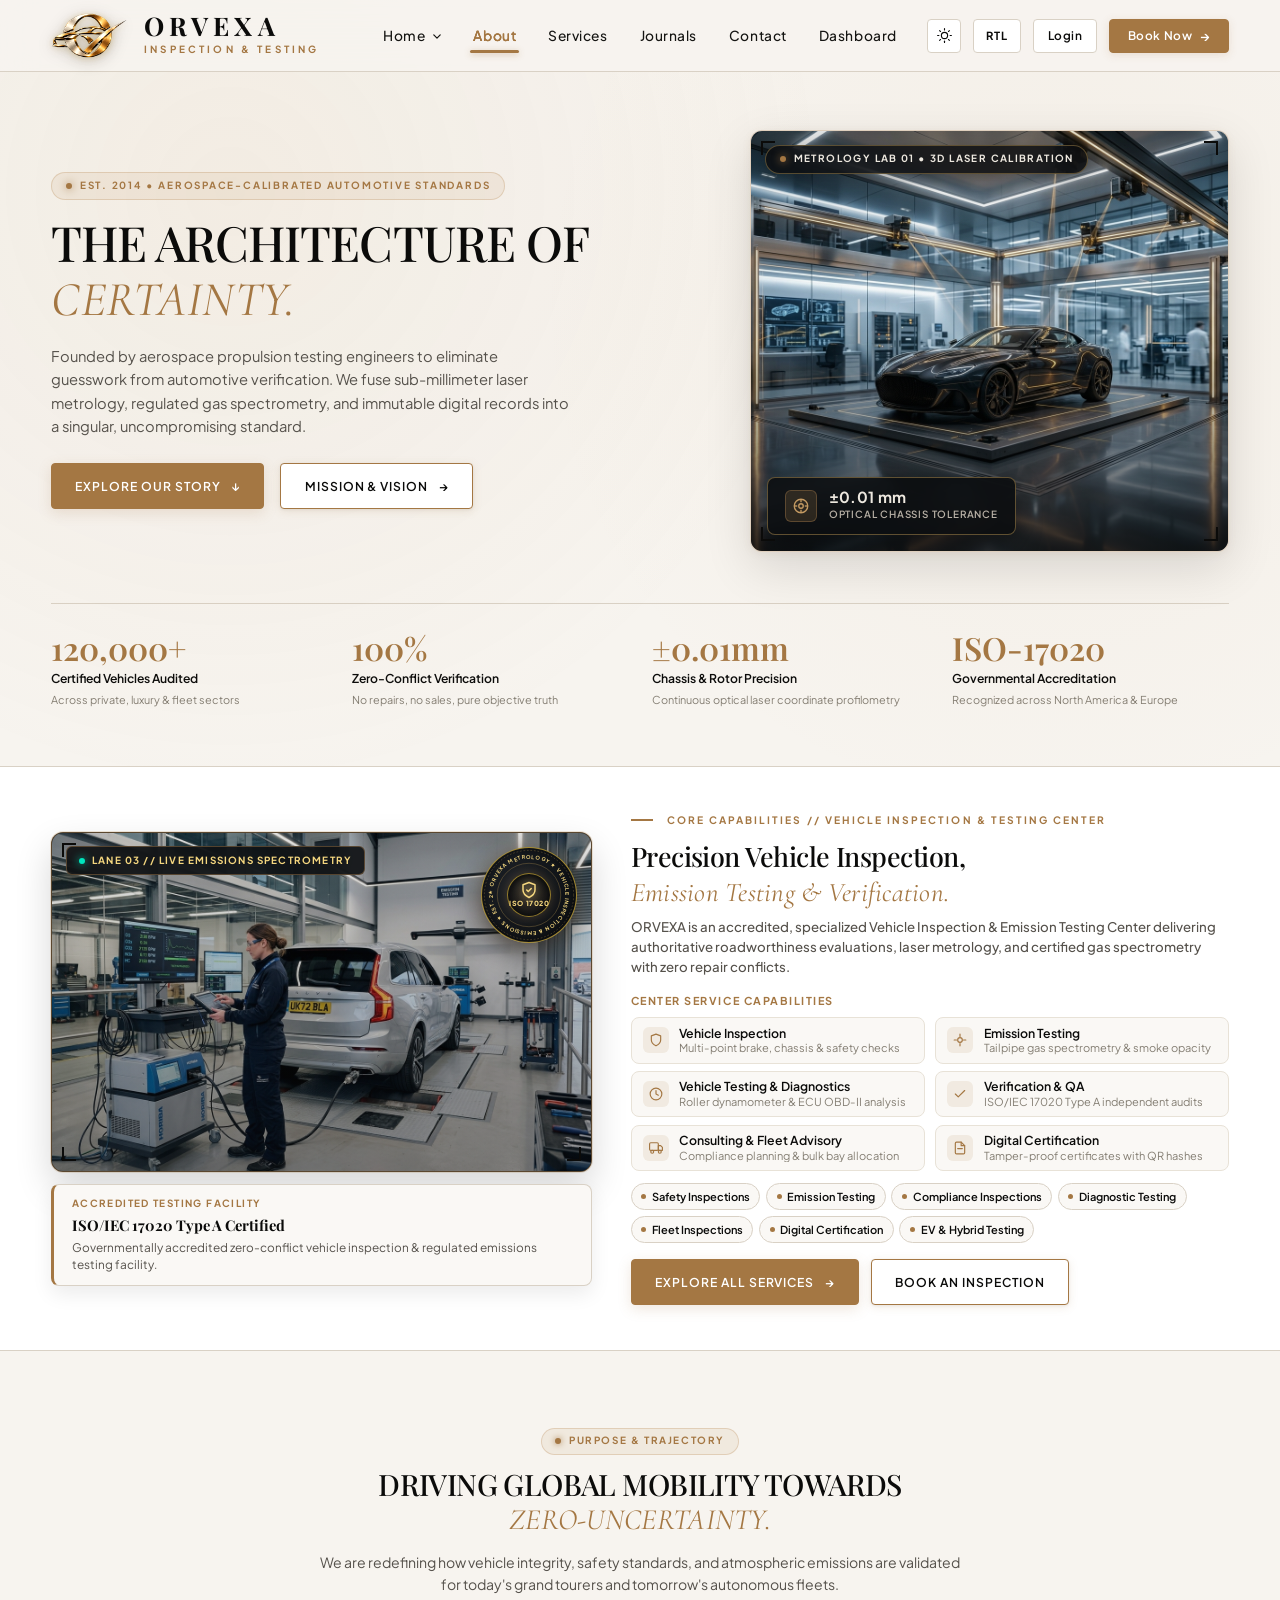
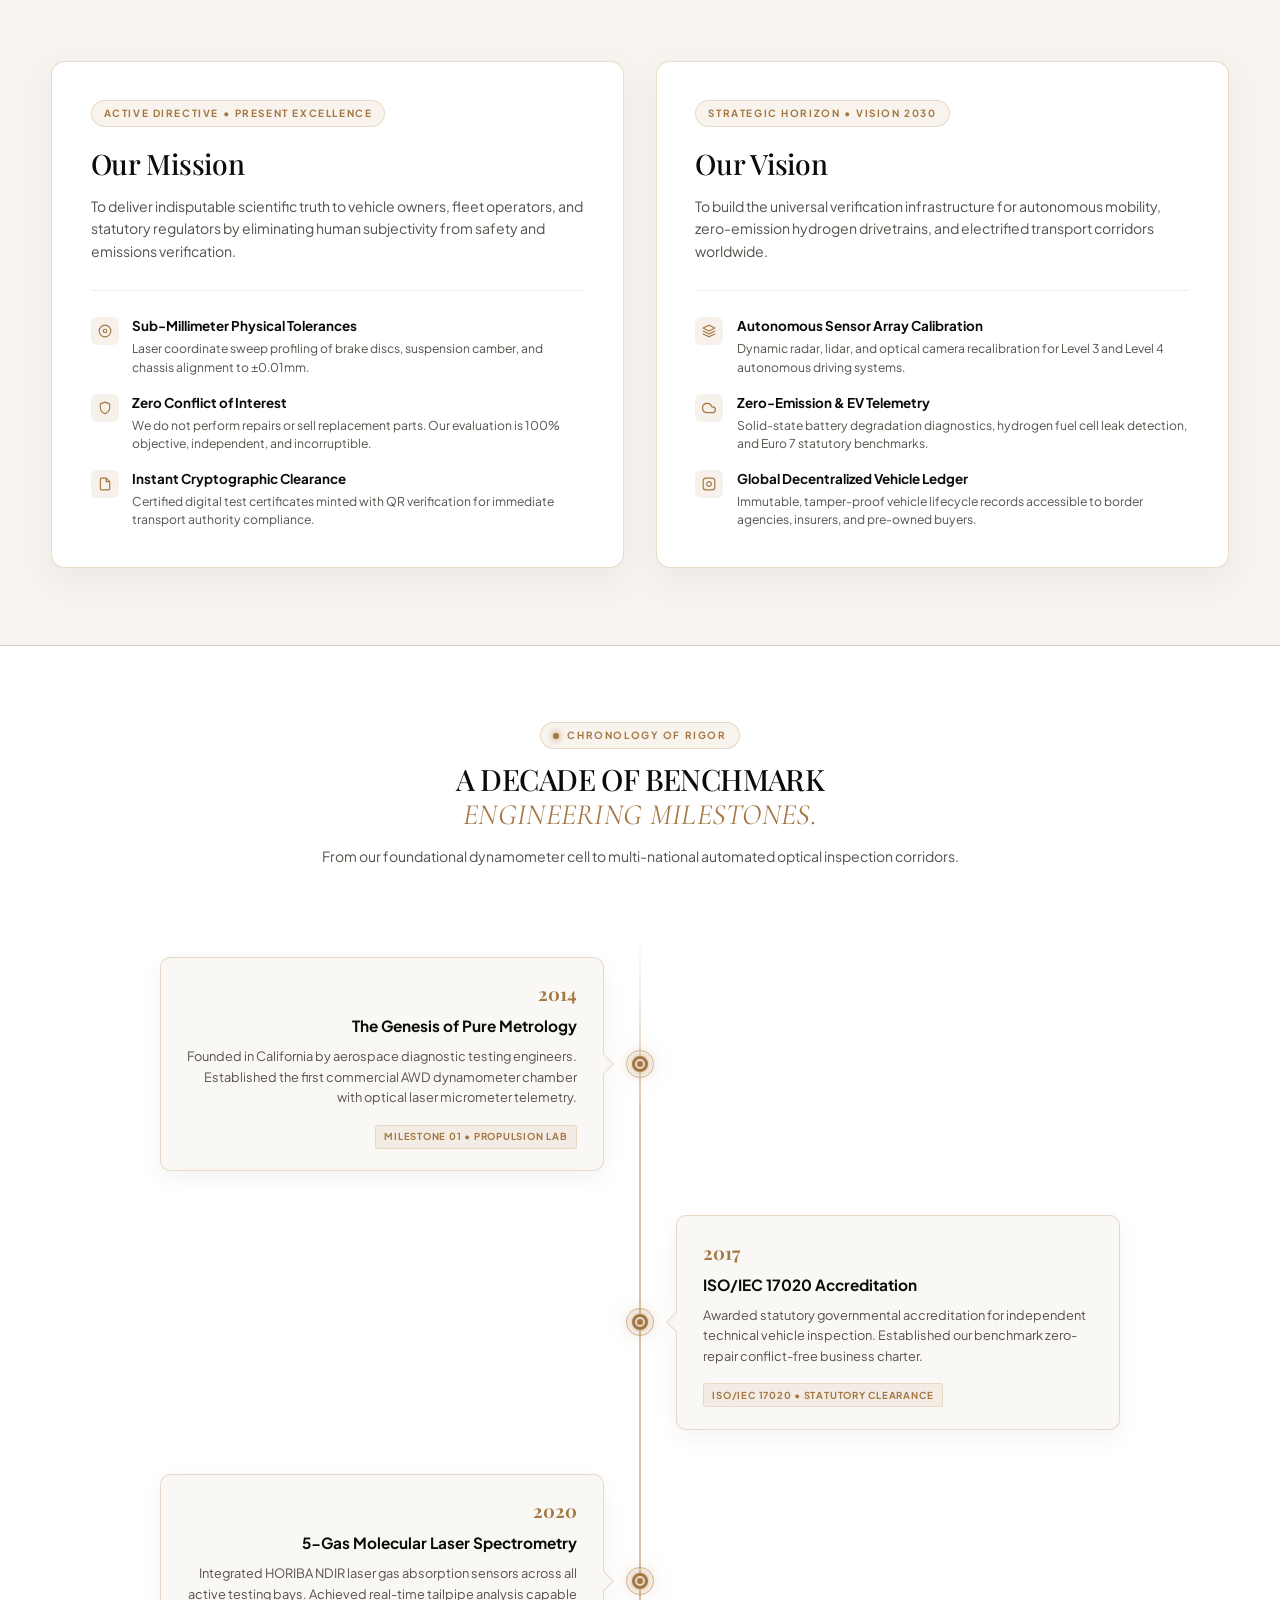
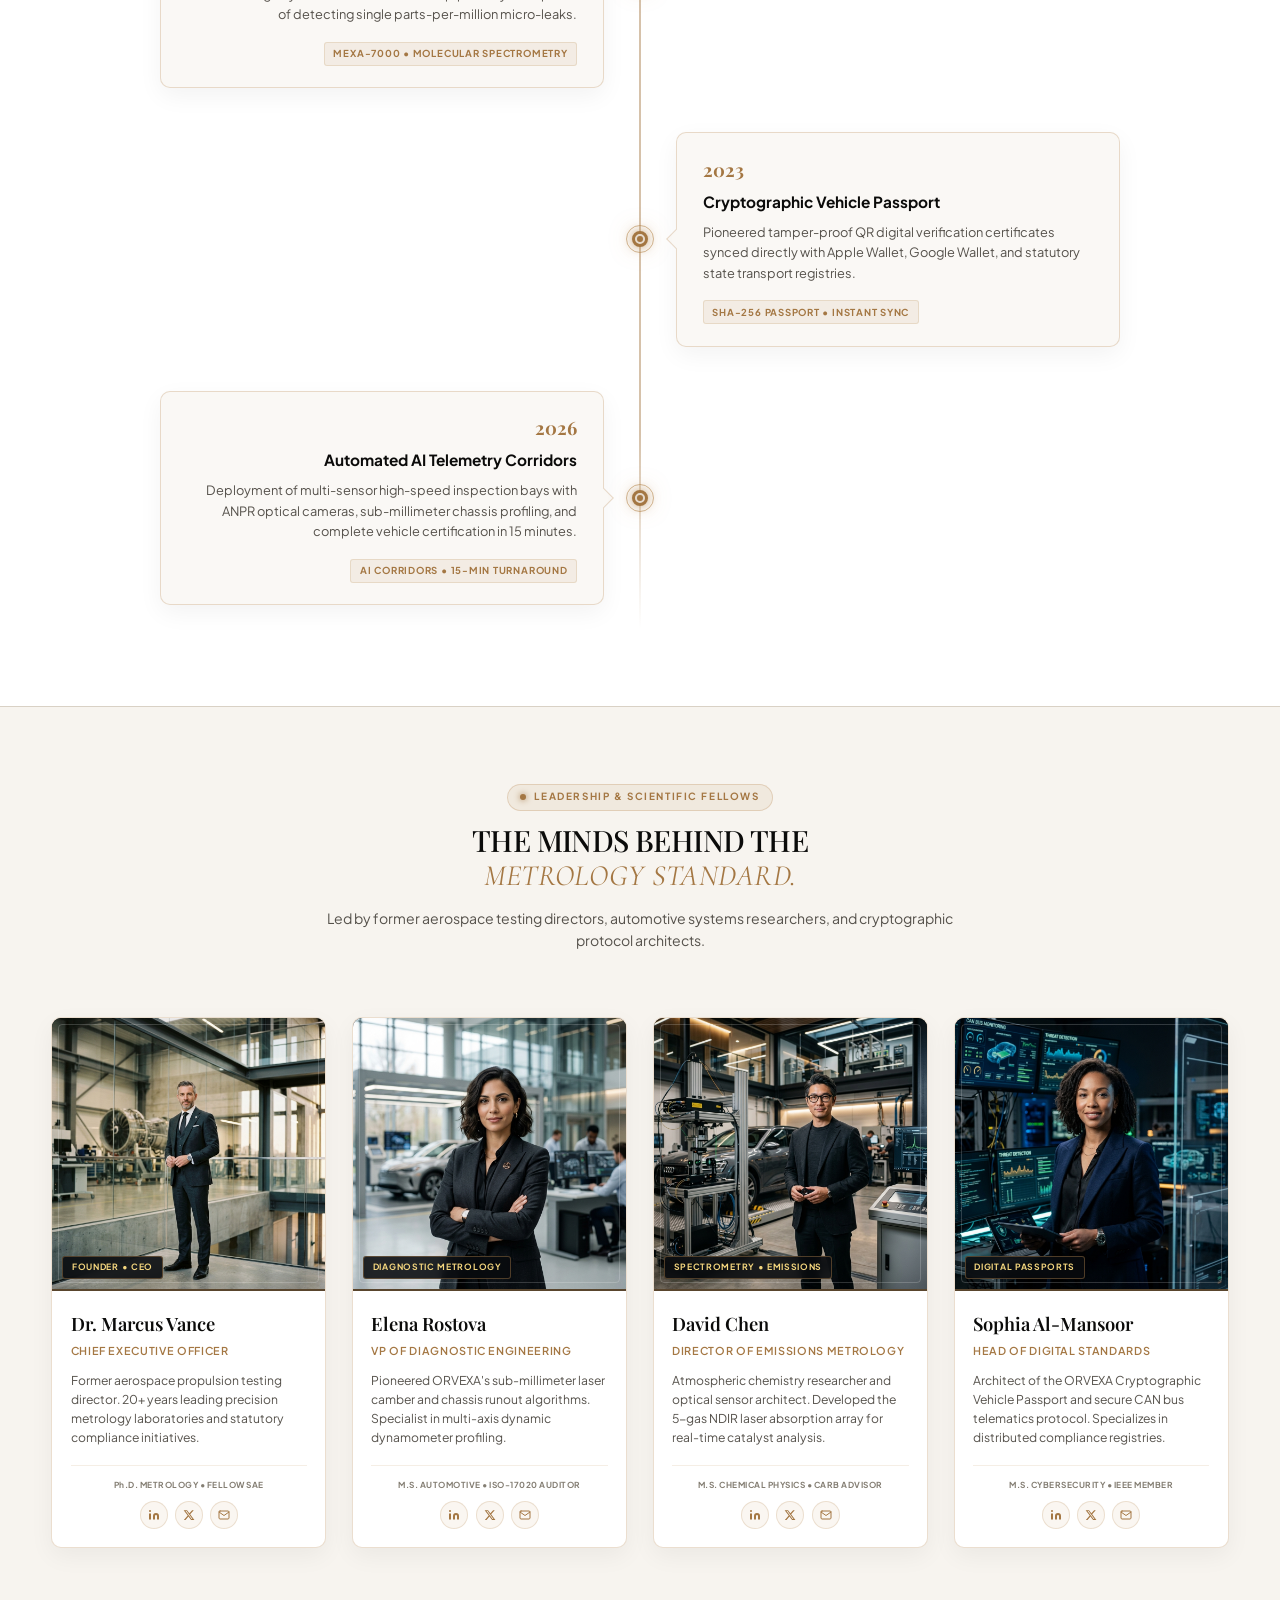
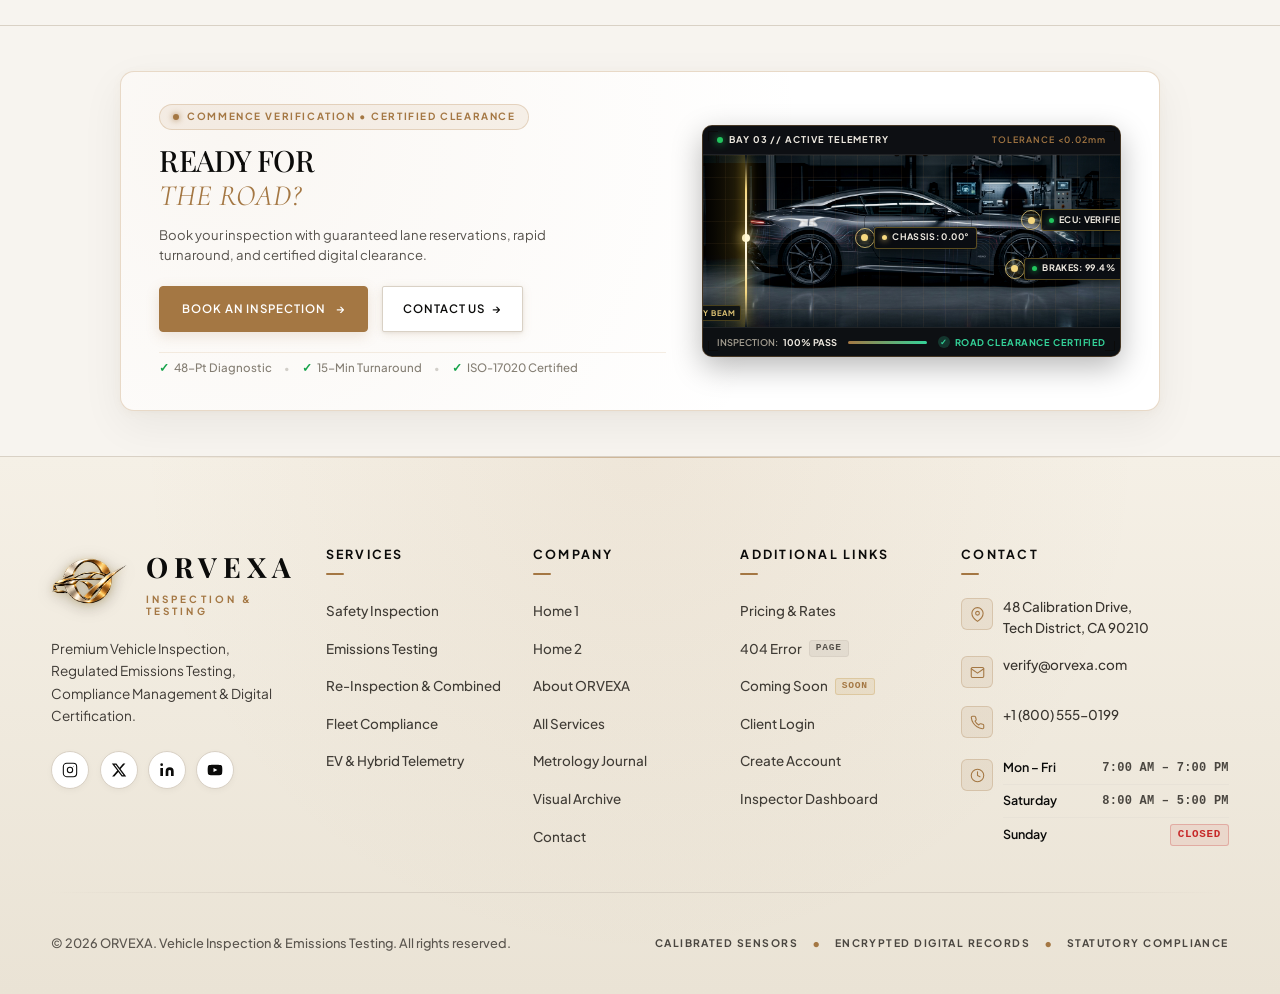
<file: about.html>
<!DOCTYPE html>
<html lang="en" data-theme="light">

<head>
  <meta charset="UTF-8">
  <script>
    (function () {
      var KEY = 'orvexa-theme', LEGACY = 'orvexa_theme', root = document.documentElement;
      try {
        var t = localStorage.getItem(KEY);
        if (!t) { t = localStorage.getItem(LEGACY); if (t) localStorage.setItem(KEY, t); }
        if (localStorage.getItem(LEGACY)) localStorage.removeItem(LEGACY);
        if (t === 'dark' || t === 'light') root.setAttribute('data-theme', t);
        window.addEventListener('storage', function (e) {
          if (e.key === KEY && (e.newValue === 'dark' || e.newValue === 'light')) {
            root.setAttribute('data-theme', e.newValue);
          }
        });
      } catch (err) { }
    })();
  </script>
  <meta name="viewport" content="width=device-width, initial-scale=1.0">
  <title>ORVEXA | About — The Architecture of Certainty &amp; Automotive Metrology</title>
  <meta name="description"
    content="Discover ORVEXA — founded in 2014 by aerospace testing engineers to bring sub-millimeter laser metrology, regulated 5-gas spectrometry, and immutable digital certification to global automotive compliance.">
  <meta name="keywords"
    content="about ORVEXA, automotive metrology, ISO 17020 vehicle inspection, emissions testing laboratory, vehicle digital passport, automotive compliance history">

  <link rel="preconnect" href="https://fonts.googleapis.com">
  <link rel="preconnect" href="https://fonts.gstatic.com" crossorigin>
  <link
    href="https://fonts.googleapis.com/css2?family=Cormorant+Garamond:ital,wght@0,300;0,400;0,500;0,600;1,400&family=Playfair+Display:ital,wght@0,400;0,500;0,600;0,700;1,400&family=Plus+Jakarta+Sans:wght@300;400;500;600;700&display=swap"
    rel="stylesheet">

  <link rel="stylesheet" href="index.css">
  <link rel="stylesheet" href="about.css">
    <link rel="icon" type="image/png" href="assets/favicon.png">
    <link rel="apple-touch-icon" href="assets/apple-touch-icon.png">
</head>

<body>

  <header class="site-header" id="siteHeader">
    <div class="header-inner">
      <a href="index.html" class="brand-logo" aria-label="ORVEXA Homepage">
        <div class="logo-symbol">
          <img src="assets/brand-logo.png" alt="ORVEXA Emblem" class="brand-emblem-img">
        </div>
        <div class="brand-text-block">
          <span class="brand-name">ORVEXA</span>
          <span class="brand-subline">INSPECTION &amp; TESTING</span>
        </div>
      </a>

      <nav class="main-nav" aria-label="Main Navigation">
        <ul class="nav-list">
          <li class="nav-item has-dropdown">
            <a href="index.html" class="nav-link">
              <span>Home</span>
              <svg class="dropdown-chevron" viewBox="0 0 10 6" fill="none" stroke="currentColor" stroke-width="1.5">
                <path d="M1 1L5 5L9 1" stroke-linecap="round" stroke-linejoin="round" />
              </svg>
            </a>
            <div class="nav-dropdown-menu">
              <a href="index.html" class="dropdown-item">
                <span class="dropdown-title">Home 1</span>
                <span class="dropdown-desc">Daylight &amp; Night Luxury Center</span>
              </a>
              <a href="home2.html" class="dropdown-item">
                <span class="dropdown-title">Home 2</span>
                <span class="dropdown-desc">High-Tech Diagnostic Laboratory</span>
              </a>
            </div>
          </li>

          <li class="nav-item"><a href="about.html" class="nav-link active">About</a></li>

          <li class="nav-item"><a href="service.html" class="nav-link">Services</a></li>

          <li class="nav-item"><a href="journal.html" class="nav-link">Journals</a></li>

          <li class="nav-item"><a href="contact.html" class="nav-link">Contact</a></li>

          <li class="nav-item"><a href="dashboard.html" class="nav-link">Dashboard</a></li>
        </ul>
      </nav>

      <div class="header-actions">
        <button type="button" class="theme-mode-btn" id="themeToggle" aria-label="Toggle theme mode">
          <span class="theme-icon-sun" title="Light Mode">
            <svg viewBox="0 0 24 24" fill="none" stroke="currentColor" stroke-width="1.8" stroke-linecap="round"
              stroke-linejoin="round">
              <circle cx="12" cy="12" r="5" />
              <line x1="12" y1="1" x2="12" y2="3" />
              <line x1="12" y1="21" x2="12" y2="23" />
              <line x1="4.22" y1="4.22" x2="5.64" y2="5.64" />
              <line x1="18.36" y1="18.36" x2="19.78" y2="19.78" />
              <line x1="1" y1="12" x2="3" y2="12" />
              <line x1="21" y1="12" x2="23" y2="12" />
              <line x1="4.22" y1="19.78" x2="5.64" y2="18.36" />
              <line x1="18.36" y1="5.64" x2="19.78" y2="4.22" />
            </svg>
          </span>
          <span class="theme-icon-moon" title="Dark Mode">
            <svg viewBox="0 0 24 24" fill="none" stroke="currentColor" stroke-width="1.8" stroke-linecap="round"
              stroke-linejoin="round">
              <path d="M21 12.79A9 9 0 1 1 11.21 3 7 7 0 0 0 21 12.79z" />
            </svg>
          </span>
        </button>

        <button type="button" class="header-rtl-btn" id="rtlToggle" aria-label="Toggle text direction RTL / LTR">
          <span id="rtlBtnText">RTL</span>
        </button>

        <a href="login.html" class="header-login-btn" id="loginBtn">Login</a>

        <button type="button" class="btn-primary-header btn-sm" id="headerBookBtn" onclick="openBookingModal()">
          <span>Book Now</span>
          <span class="btn-arrow">&rarr;</span>
        </button>

        <button type="button" class="mobile-menu-btn" id="mobileMenuBtn" aria-label="Toggle navigation menu">
          <span></span>
          <span></span>
          <span></span>
        </button>
      </div>
    </div>
  </header>

  <div class="mobile-drawer" id="mobileDrawer">
    <div class="drawer-header">
      <div class="drawer-brand-block">
        <span class="drawer-brand">ORVEXA</span>
        <span class="drawer-tagline">INSPECTION &amp; TESTING</span>
      </div>
      <button type="button" class="drawer-close" id="drawerClose" aria-label="Close navigation menu">&times;</button>
    </div>

    <ul class="drawer-links">
      <li><a href="index.html" class="drawer-link"><span>Home 1</span></a></li>
      <li><a href="home2.html" class="drawer-link"><span>Home 2</span></a></li>
      <li><a href="about.html" class="drawer-link active"><span>About Us</span></a></li>
      <li><a href="service.html" class="drawer-link"><span>Services</span></a></li>
      <li><a href="journal.html" class="drawer-link"><span>Journals</span></a></li>
      <li><a href="contact.html" class="drawer-link"><span>Contact</span></a></li>
      <li><a href="dashboard.html" class="drawer-link"><span>Dashboard</span></a></li>
    </ul>

    <div class="drawer-actions">
      <a href="login.html" class="drawer-btn-login">Login</a>
      <button type="button" class="btn-primary-hero btn-sm w-full" id="drawerBookBtn" onclick="openBookingModal()">Book Now &rarr;</button>
    </div>
  </div>

  <main>
    <section class="about-hero-section" id="aboutHero">
      <div class="about-hero-bg-glow"></div>
      <div class="container">
        <div class="about-hero-grid">

          <div class="about-hero-content">
            <div class="about-eyebrow-pill">
              <span class="about-dot-beacon"></span>
              <span>EST. 2014 &bull; AEROSPACE-CALIBRATED AUTOMOTIVE STANDARDS</span>
            </div>

            <h1 class="about-hero-title">
              THE ARCHITECTURE OF<br>
              <span class="italic-serif highlight-gold">CERTAINTY.</span>
            </h1>

            <p class="about-hero-desc">
              Founded by aerospace propulsion testing engineers to eliminate guesswork from automotive verification. We
              fuse sub-millimeter laser metrology, regulated gas spectrometry, and immutable digital records into a
              singular, uncompromising standard.
            </p>

            <div class="about-hero-actions">
              <a href="#ourStory" class="btn-primary-hero">
                <span>EXPLORE OUR STORY</span>
                <span class="arrow">&darr;</span>
              </a>
              <a href="#mission" class="btn-secondary-hero">
                <span>MISSION &amp; VISION</span>
                <span class="arrow">&rarr;</span>
              </a>
            </div>
          </div>

          <div class="about-hero-visual">
            <div class="about-hero-image-stage">
              <span class="about-frame-reticle tl" aria-hidden="true"></span>
              <span class="about-frame-reticle tr" aria-hidden="true"></span>
              <span class="about-frame-reticle bl" aria-hidden="true"></span>
              <span class="about-frame-reticle br" aria-hidden="true"></span>

              <div class="about-hero-status-pill">
                <span class="about-pulse-dot"></span>
                <span>METROLOGY LAB 01 &bull; 3D LASER CALIBRATION</span>
              </div>

              <div class="about-hero-img-wrap">
                <img src="assets/about_hero_metrology.jpg"
                  alt="ORVEXA Aerospace-Calibrated Automotive Metrology &amp; Vehicle Inspection Laboratory Platform"
                  class="about-hero-img"
                  width="800"
                  height="600" />
                <div class="about-hero-img-scrim" aria-hidden="true"></div>
              </div>

              <div class="about-hero-metric-badge">
                <div class="metric-badge-icon" aria-hidden="true">
                  <svg viewBox="0 0 24 24" fill="none" stroke="currentColor" stroke-width="1.8">
                    <circle cx="12" cy="12" r="9" />
                    <line x1="12" y1="3" x2="12" y2="7" />
                    <line x1="12" y1="17" x2="12" y2="21" />
                    <line x1="3" y1="12" x2="7" y2="12" />
                    <line x1="17" y1="12" x2="21" y2="12" />
                    <circle cx="12" cy="12" r="3" />
                  </svg>
                </div>
                <div class="metric-badge-text">
                  <span class="metric-badge-num">&plusmn;0.01 mm</span>
                  <span class="metric-badge-desc">Optical Chassis Tolerance</span>
                </div>
              </div>
            </div>
          </div>

        </div>

        <div class="about-hero-ticker">
          <div class="ticker-stat-block">
            <div class="ticker-stat-num">120,000+</div>
            <div class="ticker-stat-label">Certified Vehicles Audited</div>
            <div class="ticker-stat-sub">Across private, luxury &amp; fleet sectors</div>
          </div>
          <div class="ticker-stat-block">
            <div class="ticker-stat-num">100%</div>
            <div class="ticker-stat-label">Zero-Conflict Verification</div>
            <div class="ticker-stat-sub">No repairs, no sales, pure objective truth</div>
          </div>
          <div class="ticker-stat-block">
            <div class="ticker-stat-num">&plusmn;0.01mm</div>
            <div class="ticker-stat-label">Chassis &amp; Rotor Precision</div>
            <div class="ticker-stat-sub">Continuous optical laser coordinate profilometry</div>
          </div>
          <div class="ticker-stat-block">
            <div class="ticker-stat-num">ISO-17020</div>
            <div class="ticker-stat-label">Governmental Accreditation</div>
            <div class="ticker-stat-sub">Recognized across North America &amp; Europe</div>
          </div>
        </div>

      </div>
    </section>

    <section class="about-story-section" id="ourStory">
      <div class="container">
        <div class="story-grid capability-split-grid">

          <div class="capability-visual-stage">
            <div class="capability-main-frame">
              <img src="assets/about_inspection_center.jpg"
                alt="ORVEXA Vehicle Inspection &amp; Emission Testing Center Bay with Certified Technician and Gas Analysis Equipment"
                class="capability-main-img">
              <div class="capability-img-overlay"></div>
              
              <span class="cap-reticle tl"></span>
              <span class="cap-reticle bl"></span>
              <span class="cap-reticle br"></span>

              <div class="capability-status-tag">
                <span class="cap-dot-pulse"></span>
                <span>LANE 03 // LIVE EMISSIONS SPECTROMETRY</span>
              </div>

              <div class="unique-capability-seal" aria-hidden="true">
                <svg viewBox="0 0 160 160" class="seal-svg-ring">
                  <circle cx="80" cy="80" r="76" fill="none" stroke="rgba(197, 160, 89, 0.4)" stroke-width="1.2" stroke-dasharray="3 3" />
                  <circle cx="80" cy="80" r="54" fill="none" stroke="rgba(197, 160, 89, 0.5)" stroke-width="1" />
                  
                  <path id="aboutSealPath" d="M 80, 80 m -62, 0 a 62,62 0 1,1 124,0 a 62,62 0 1,1 -124,0" fill="none" />
                  <text class="seal-text-path">
                    <textPath href="#aboutSealPath" startOffset="0%">
                      ★ ORVEXA METROLOGY ★ VEHICLE INSPECTION &amp; EMISSIONS ★ EST. 2014
                    </textPath>
                  </text>
                </svg>

                <div class="seal-center-core">
                  <div class="seal-core-bezel">
                    <svg viewBox="0 0 24 24" fill="none" stroke="currentColor" stroke-width="2" stroke-linecap="round" stroke-linejoin="round" class="seal-shield-svg">
                      <path d="M12 22s8-4 8-10V5l-8-3-8 3v7c0 6 8 10 8 10z"/>
                      <polyline points="9 12 11 14 15 10"/>
                    </svg>
                  </div>
                  <span class="seal-core-status">ISO 17020</span>
                </div>
              </div>
            </div>

            <div class="capability-floating-card">
              <span class="story-float-tag">ACCREDITED TESTING FACILITY</span>
              <h4 class="story-float-title">ISO/IEC 17020 Type A Certified</h4>
              <p class="story-float-desc">
                Governmentally accredited zero-conflict vehicle inspection &amp; regulated emissions testing facility.
              </p>
            </div>
          </div>

          <div class="capability-content-col">
            <div class="story-eyebrow">
              <span class="eyebrow-dash-gold"></span>
              <span>CORE CAPABILITIES // VEHICLE INSPECTION &amp; TESTING CENTER</span>
            </div>

            <h2 class="story-title">
              Precision Vehicle Inspection,<br>
              <span class="italic-serif highlight-gold">Emission Testing &amp; Verification.</span>
            </h2>

            <p class="story-lead">
              ORVEXA is an accredited, specialized Vehicle Inspection &amp; Emission Testing Center delivering authoritative roadworthiness evaluations, laser metrology, and certified gas spectrometry with zero repair conflicts.
            </p>

            <div class="capability-service-list">
              <h3 class="capability-list-heading">CENTER SERVICE CAPABILITIES</h3>
              
              <div class="cap-services-grid">
                <div class="cap-service-item">
                  <div class="cap-service-icon">
                    <svg viewBox="0 0 24 24" fill="none" stroke="currentColor" stroke-width="2" stroke-linecap="round" stroke-linejoin="round">
                      <path d="M12 22s8-4 8-10V5l-8-3-8 3v7c0 6 8 10 8 10z"/>
                    </svg>
                  </div>
                  <div class="cap-service-text">
                    <strong>Vehicle Inspection</strong>
                    <span>Multi-point brake, chassis &amp; safety checks</span>
                  </div>
                </div>

                <div class="cap-service-item">
                  <div class="cap-service-icon">
                    <svg viewBox="0 0 24 24" fill="none" stroke="currentColor" stroke-width="2" stroke-linecap="round" stroke-linejoin="round">
                      <circle cx="12" cy="12" r="4"/>
                      <path d="M12 2v4M12 18v4M2 12h4M18 12h4"/>
                    </svg>
                  </div>
                  <div class="cap-service-text">
                    <strong>Emission Testing</strong>
                    <span>Tailpipe gas spectrometry &amp; smoke opacity</span>
                  </div>
                </div>

                <div class="cap-service-item">
                  <div class="cap-service-icon">
                    <svg viewBox="0 0 24 24" fill="none" stroke="currentColor" stroke-width="2" stroke-linecap="round" stroke-linejoin="round">
                      <circle cx="12" cy="12" r="10"/>
                      <path d="M12 6v6l4 2"/>
                    </svg>
                  </div>
                  <div class="cap-service-text">
                    <strong>Vehicle Testing &amp; Diagnostics</strong>
                    <span>Roller dynamometer &amp; ECU OBD-II analysis</span>
                  </div>
                </div>

                <div class="cap-service-item">
                  <div class="cap-service-icon">
                    <svg viewBox="0 0 24 24" fill="none" stroke="currentColor" stroke-width="2" stroke-linecap="round" stroke-linejoin="round">
                      <polyline points="20 6 9 17 4 12"/>
                    </svg>
                  </div>
                  <div class="cap-service-text">
                    <strong>Verification &amp; QA</strong>
                    <span>ISO/IEC 17020 Type A independent audits</span>
                  </div>
                </div>

                <div class="cap-service-item">
                  <div class="cap-service-icon">
                    <svg viewBox="0 0 24 24" fill="none" stroke="currentColor" stroke-width="2" stroke-linecap="round" stroke-linejoin="round">
                      <rect x="1" y="3" width="15" height="13" rx="2"/>
                      <polygon points="16 8 20 8 23 11 23 16 16 16 8"/>
                      <circle cx="5.5" cy="18.5" r="2.5"/>
                      <circle cx="18.5" cy="18.5" r="2.5"/>
                    </svg>
                  </div>
                  <div class="cap-service-text">
                    <strong>Consulting &amp; Fleet Advisory</strong>
                    <span>Compliance planning &amp; bulk bay allocation</span>
                  </div>
                </div>

                <div class="cap-service-item">
                  <div class="cap-service-icon">
                    <svg viewBox="0 0 24 24" fill="none" stroke="currentColor" stroke-width="2" stroke-linecap="round" stroke-linejoin="round">
                      <path d="M14 2H6a2 2 0 0 0-2 2v16a2 2 0 0 0 2 2h12a2 2 0 0 0 2-2V8z"/>
                      <polyline points="14 2 14 8 20 8"/>
                      <line x1="16" y1="13" x2="8" y2="13"/>
                    </svg>
                  </div>
                  <div class="cap-service-text">
                    <strong>Digital Certification</strong>
                    <span>Tamper-proof certificates with QR hashes</span>
                  </div>
                </div>
              </div>
            </div>

            <div class="capability-categories-block">
              <div class="cap-badges-grid">
                <span class="cap-badge-pill">
                  <span class="cap-pill-dot"></span> Safety Inspections
                </span>
                <span class="cap-badge-pill">
                  <span class="cap-pill-dot"></span> Emission Testing
                </span>
                <span class="cap-badge-pill">
                  <span class="cap-pill-dot"></span> Compliance Inspections
                </span>
                <span class="cap-badge-pill">
                  <span class="cap-pill-dot"></span> Diagnostic Testing
                </span>
                <span class="cap-badge-pill">
                  <span class="cap-pill-dot"></span> Fleet Inspections
                </span>
                <span class="cap-badge-pill">
                  <span class="cap-pill-dot"></span> Digital Certification
                </span>
                <span class="cap-badge-pill">
                  <span class="cap-pill-dot"></span> EV &amp; Hybrid Testing
                </span>
              </div>
            </div>

            <div class="capability-actions-row">
              <a href="service.html" class="btn-primary-hero">
                <span>EXPLORE ALL SERVICES</span>
                <span class="arrow">&rarr;</span>
              </a>
              <button type="button" class="btn-secondary-hero" onclick="openBookingModal()">
                <span>BOOK AN INSPECTION</span>
              </button>
            </div>

          </div>

        </div>
      </div>
    </section>

    <section class="about-mission-section" id="mission">
      <div class="container">

        <div class="section-head-center">
          <div class="final-eyebrow-pill">
            <span class="final-dot"></span>
            <span>PURPOSE &amp; TRAJECTORY</span>
          </div>
          <h2 class="final-title">
            DRIVING GLOBAL MOBILITY TOWARDS<br>
            <span class="italic-serif highlight-gold">ZERO-UNCERTAINTY.</span>
          </h2>
          <p class="final-desc">
            We are redefining how vehicle integrity, safety standards, and atmospheric emissions are validated for
            today's grand tourers and tomorrow's autonomous fleets.
          </p>
        </div>

        <div class="mission-vision-grid">

          <div class="mv-card">
            <div class="mv-card-badge">
              <span>ACTIVE DIRECTIVE &bull; PRESENT EXCELLENCE</span>
            </div>
            <h3 class="mv-card-title">Our Mission</h3>
            <p class="mv-card-desc">
              To deliver indisputable scientific truth to vehicle owners, fleet operators, and statutory regulators by
              eliminating human subjectivity from safety and emissions verification.
            </p>

            <div class="mv-features-list">
              <div class="mv-feature-item">
                <div class="mv-icon-box">
                  <svg viewBox="0 0 24 24" fill="none" stroke="currentColor" stroke-width="2" stroke-linecap="round"
                    stroke-linejoin="round">
                    <circle cx="12" cy="12" r="10" />
                    <circle cx="12" cy="12" r="3" />
                  </svg>
                </div>
                <div class="mv-feature-text">
                  <h5>Sub-Millimeter Physical Tolerances</h5>
                  <p>Laser coordinate sweep profiling of brake discs, suspension camber, and chassis alignment to
                    &plusmn;0.01mm.</p>
                </div>
              </div>

              <div class="mv-feature-item">
                <div class="mv-icon-box">
                  <svg viewBox="0 0 24 24" fill="none" stroke="currentColor" stroke-width="2" stroke-linecap="round"
                    stroke-linejoin="round">
                    <path d="M12 22s8-4 8-10V5l-8-3-8 3v7c0 6 8 10 8 10z" />
                  </svg>
                </div>
                <div class="mv-feature-text">
                  <h5>Zero Conflict of Interest</h5>
                  <p>We do not perform repairs or sell replacement parts. Our evaluation is 100% objective, independent,
                    and incorruptible.</p>
                </div>
              </div>

              <div class="mv-feature-item">
                <div class="mv-icon-box">
                  <svg viewBox="0 0 24 24" fill="none" stroke="currentColor" stroke-width="2" stroke-linecap="round"
                    stroke-linejoin="round">
                    <path d="M14 2H6a2 2 0 0 0-2 2v16a2 2 0 0 0 2 2h12a2 2 0 0 0 2-2V8z" />
                    <polyline points="14 2 14 8 20 8" />
                  </svg>
                </div>
                <div class="mv-feature-text">
                  <h5>Instant Cryptographic Clearance</h5>
                  <p>Certified digital test certificates minted with QR verification for immediate transport authority
                    compliance.</p>
                </div>
              </div>
            </div>
          </div>

          <div class="mv-card">
            <div class="mv-card-badge">
              <span>STRATEGIC HORIZON &bull; VISION 2030</span>
            </div>
            <h3 class="mv-card-title">Our Vision</h3>
            <p class="mv-card-desc">
              To build the universal verification infrastructure for autonomous mobility, zero-emission hydrogen
              drivetrains, and electrified transport corridors worldwide.
            </p>

            <div class="mv-features-list">
              <div class="mv-feature-item">
                <div class="mv-icon-box">
                  <svg viewBox="0 0 24 24" fill="none" stroke="currentColor" stroke-width="2" stroke-linecap="round"
                    stroke-linejoin="round">
                    <polygon points="12 2 2 7 12 12 22 7 12 2" />
                    <polyline points="2 17 12 22 22 17" />
                    <polyline points="2 12 12 17 22 12" />
                  </svg>
                </div>
                <div class="mv-feature-text">
                  <h5>Autonomous Sensor Array Calibration</h5>
                  <p>Dynamic radar, lidar, and optical camera recalibration for Level 3 and Level 4 autonomous driving
                    systems.</p>
                </div>
              </div>

              <div class="mv-feature-item">
                <div class="mv-icon-box">
                  <svg viewBox="0 0 24 24" fill="none" stroke="currentColor" stroke-width="2" stroke-linecap="round"
                    stroke-linejoin="round">
                    <path d="M18 10h-1.26A8 8 0 1 0 9 20h9a5 5 0 0 0 0-10z" />
                  </svg>
                </div>
                <div class="mv-feature-text">
                  <h5>Zero-Emission &amp; EV Telemetry</h5>
                  <p>Solid-state battery degradation diagnostics, hydrogen fuel cell leak detection, and Euro 7
                    statutory benchmarks.</p>
                </div>
              </div>

              <div class="mv-feature-item">
                <div class="mv-icon-box">
                  <svg viewBox="0 0 24 24" fill="none" stroke="currentColor" stroke-width="2" stroke-linecap="round"
                    stroke-linejoin="round">
                    <rect x="2" y="2" width="20" height="20" rx="5" ry="5" />
                    <path d="M16 11.37A4 4 0 1 1 12.63 8 4 4 0 0 1 16 11.37z" />
                  </svg>
                </div>
                <div class="mv-feature-text">
                  <h5>Global Decentralized Vehicle Ledger</h5>
                  <p>Immutable, tamper-proof vehicle lifecycle records accessible to border agencies, insurers, and
                    pre-owned buyers.</p>
                </div>
              </div>
            </div>
          </div>

        </div>
      </div>
    </section>

    <section class="about-timeline-section" id="timeline">
      <div class="container">

        <div class="section-head-center">
          <div class="final-eyebrow-pill">
            <span class="final-dot"></span>
            <span>CHRONOLOGY OF RIGOR</span>
          </div>
          <h2 class="final-title">
            A DECADE OF BENCHMARK<br>
            <span class="italic-serif highlight-gold">ENGINEERING MILESTONES.</span>
          </h2>
          <p class="final-desc">
            From our foundational dynamometer cell to multi-national automated optical inspection corridors.
          </p>
        </div>

        <div class="timeline-chronology-wrap">
          <div class="timeline-chronology-spine"></div>

          <div class="timeline-chrono-item">
            <div class="timeline-node-pulse"></div>
            <div class="timeline-node-pin"></div>
            <div class="chrono-card-left">
              <div class="timeline-chrono-card">
                <span class="chrono-year-pill">2014</span>
                <h4 class="chrono-title">The Genesis of Pure Metrology</h4>
                <p class="chrono-desc">
                  Founded in California by aerospace diagnostic testing engineers. Established the first commercial AWD
                  dynamometer chamber with optical laser micrometer telemetry.
                </p>
                <span class="chrono-tech-tag">MILESTONE 01 &bull; PROPULSION LAB</span>
              </div>
            </div>
            <div></div>
          </div>

          <div class="timeline-chrono-item">
            <div class="timeline-node-pulse"></div>
            <div class="timeline-node-pin"></div>
            <div></div>
            <div class="chrono-card-right">
              <div class="timeline-chrono-card">
                <span class="chrono-year-pill">2017</span>
                <h4 class="chrono-title">ISO/IEC 17020 Accreditation</h4>
                <p class="chrono-desc">
                  Awarded statutory governmental accreditation for independent technical vehicle inspection. Established
                  our benchmark zero-repair conflict-free business charter.
                </p>
                <span class="chrono-tech-tag">ISO/IEC 17020 &bull; STATUTORY CLEARANCE</span>
              </div>
            </div>
          </div>

          <div class="timeline-chrono-item">
            <div class="timeline-node-pulse"></div>
            <div class="timeline-node-pin"></div>
            <div class="chrono-card-left">
              <div class="timeline-chrono-card">
                <span class="chrono-year-pill">2020</span>
                <h4 class="chrono-title">5-Gas Molecular Laser Spectrometry</h4>
                <p class="chrono-desc">
                  Integrated HORIBA NDIR laser gas absorption sensors across all active testing bays. Achieved real-time
                  tailpipe analysis capable of detecting single parts-per-million micro-leaks.
                </p>
                <span class="chrono-tech-tag">MEXA-7000 &bull; MOLECULAR SPECTROMETRY</span>
              </div>
            </div>
            <div></div>
          </div>

          <div class="timeline-chrono-item">
            <div class="timeline-node-pulse"></div>
            <div class="timeline-node-pin"></div>
            <div></div>
            <div class="chrono-card-right">
              <div class="timeline-chrono-card">
                <span class="chrono-year-pill">2023</span>
                <h4 class="chrono-title">Cryptographic Vehicle Passport</h4>
                <p class="chrono-desc">
                  Pioneered tamper-proof QR digital verification certificates synced directly with Apple Wallet, Google
                  Wallet, and statutory state transport registries.
                </p>
                <span class="chrono-tech-tag">SHA-256 PASSPORT &bull; INSTANT SYNC</span>
              </div>
            </div>
          </div>

          <div class="timeline-chrono-item">
            <div class="timeline-node-pulse"></div>
            <div class="timeline-node-pin"></div>
            <div class="chrono-card-left">
              <div class="timeline-chrono-card">
                <span class="chrono-year-pill">2026</span>
                <h4 class="chrono-title">Automated AI Telemetry Corridors</h4>
                <p class="chrono-desc">
                  Deployment of multi-sensor high-speed inspection bays with ANPR optical cameras, sub-millimeter
                  chassis profiling, and complete vehicle certification in 15 minutes.
                </p>
                <span class="chrono-tech-tag">AI CORRIDORS &bull; 15-MIN TURNAROUND</span>
              </div>
            </div>
            <div></div>
          </div>

        </div>
      </div>
    </section>

    <section class="about-team-section" id="team">
      <div class="container">

        <div class="section-head-center">
          <div class="final-eyebrow-pill">
            <span class="final-dot"></span>
            <span>LEADERSHIP &amp; SCIENTIFIC FELLOWS</span>
          </div>
          <h2 class="final-title">
            THE MINDS BEHIND THE<br>
            <span class="italic-serif highlight-gold">METROLOGY STANDARD.</span>
          </h2>
          <p class="final-desc">
            Led by former aerospace testing directors, automotive systems researchers, and cryptographic protocol
            architects.
          </p>
        </div>

        <div class="team-cards-grid">

          <div class="team-card">
            <div class="team-photo-frame">
              <img src="assets/team_marcus.jpg" alt="Dr. Marcus Vance, Founder &amp; CEO" class="team-photo">
              <span class="team-role-pill">FOUNDER &bull; CEO</span>
            </div>
            <div class="team-info-body">
              <h4 class="team-name">Dr. Marcus Vance</h4>
              <span class="team-title-text">CHIEF EXECUTIVE OFFICER</span>
              <p class="team-bio-text">
                Former aerospace propulsion testing director. 20+ years leading precision metrology laboratories and
                statutory compliance initiatives.
              </p>
              <div class="team-footer-meta">
                <span class="team-cred-tag">Ph.D. METROLOGY &bull; FELLOW SAE</span>
                <div class="team-social-group">
                  <a href="https://linkedin.com" target="_blank" rel="noopener noreferrer" class="team-social-link" aria-label="LinkedIn profile of Dr. Marcus Vance" title="LinkedIn">
                    <svg viewBox="0 0 24 24" fill="currentColor">
                      <path d="M16 8a6 6 0 016 6v7h-4v-7a2 2 0 00-2-2 2 2 0 00-2 2v7h-4v-7a6 6 0 016-6zM2 9h4v12H2z" />
                      <circle cx="4" cy="4" r="2" />
                    </svg>
                  </a>
                  <a href="https://x.com" target="_blank" rel="noopener noreferrer" class="team-social-link" aria-label="X (Twitter) profile of Dr. Marcus Vance" title="X / Twitter">
                    <svg viewBox="0 0 24 24" fill="currentColor">
                      <path d="M18.244 2.25h3.308l-7.227 8.26 8.502 11.24H16.17l-5.214-6.817L4.99 21.75H1.68l7.73-8.835L1.254 2.25H8.08l4.713 6.231zm-1.161 17.52h1.833L7.084 4.126H5.117z" />
                    </svg>
                  </a>
                  <a href="mailto:m.vance@orvexa.com" class="team-social-link" aria-label="Email Dr. Marcus Vance" title="Email Contact">
                    <svg viewBox="0 0 24 24" fill="none" stroke="currentColor" stroke-width="2" stroke-linecap="round" stroke-linejoin="round">
                      <path d="M4 4h16c1.1 0 2 .9 2 2v12c0 1.1-.9 2-2 2H4c-1.1 0-2-.9-2-2V6c0-1.1.9-2 2-2z"/>
                      <polyline points="22,6 12,13 2,6"/>
                    </svg>
                  </a>
                </div>
              </div>
            </div>
          </div>

          <div class="team-card">
            <div class="team-photo-frame">
              <img src="assets/team_elena.jpg" alt="Elena Rostova, VP of Diagnostic Engineering" class="team-photo">
              <span class="team-role-pill">DIAGNOSTIC METROLOGY</span>
            </div>
            <div class="team-info-body">
              <h4 class="team-name">Elena Rostova</h4>
              <span class="team-title-text">VP OF DIAGNOSTIC ENGINEERING</span>
              <p class="team-bio-text">
                Pioneered ORVEXA's sub-millimeter laser camber and chassis runout algorithms. Specialist in multi-axis
                dynamic dynamometer profiling.
              </p>
              <div class="team-footer-meta">
                <span class="team-cred-tag">M.S. AUTOMOTIVE &bull; ISO-17020 AUDITOR</span>
                <div class="team-social-group">
                  <a href="https://linkedin.com" target="_blank" rel="noopener noreferrer" class="team-social-link" aria-label="LinkedIn profile of Elena Rostova" title="LinkedIn">
                    <svg viewBox="0 0 24 24" fill="currentColor">
                      <path d="M16 8a6 6 0 016 6v7h-4v-7a2 2 0 00-2-2 2 2 0 00-2 2v7h-4v-7a6 6 0 016-6zM2 9h4v12H2z" />
                      <circle cx="4" cy="4" r="2" />
                    </svg>
                  </a>
                  <a href="https://x.com" target="_blank" rel="noopener noreferrer" class="team-social-link" aria-label="X (Twitter) profile of Elena Rostova" title="X / Twitter">
                    <svg viewBox="0 0 24 24" fill="currentColor">
                      <path d="M18.244 2.25h3.308l-7.227 8.26 8.502 11.24H16.17l-5.214-6.817L4.99 21.75H1.68l7.73-8.835L1.254 2.25H8.08l4.713 6.231zm-1.161 17.52h1.833L7.084 4.126H5.117z" />
                    </svg>
                  </a>
                  <a href="mailto:e.rostova@orvexa.com" class="team-social-link" aria-label="Email Elena Rostova" title="Email Contact">
                    <svg viewBox="0 0 24 24" fill="none" stroke="currentColor" stroke-width="2" stroke-linecap="round" stroke-linejoin="round">
                      <path d="M4 4h16c1.1 0 2 .9 2 2v12c0 1.1-.9 2-2 2H4c-1.1 0-2-.9-2-2V6c0-1.1.9-2 2-2z"/>
                      <polyline points="22,6 12,13 2,6"/>
                    </svg>
                  </a>
                </div>
              </div>
            </div>
          </div>

          <div class="team-card">
            <div class="team-photo-frame">
              <img src="assets/team_david.jpg" alt="David Chen, Director of Optical Spectrometry" class="team-photo">
              <span class="team-role-pill">SPECTROMETRY &bull; EMISSIONS</span>
            </div>
            <div class="team-info-body">
              <h4 class="team-name">David Chen</h4>
              <span class="team-title-text">DIRECTOR OF EMISSIONS METROLOGY</span>
              <p class="team-bio-text">
                Atmospheric chemistry researcher and optical sensor architect. Developed the 5-gas NDIR laser absorption
                array for real-time catalyst analysis.
              </p>
              <div class="team-footer-meta">
                <span class="team-cred-tag">M.S. CHEMICAL PHYSICS &bull; CARB ADVISOR</span>
                <div class="team-social-group">
                  <a href="https://linkedin.com" target="_blank" rel="noopener noreferrer" class="team-social-link" aria-label="LinkedIn profile of David Chen" title="LinkedIn">
                    <svg viewBox="0 0 24 24" fill="currentColor">
                      <path d="M16 8a6 6 0 016 6v7h-4v-7a2 2 0 00-2-2 2 2 0 00-2 2v7h-4v-7a6 6 0 016-6zM2 9h4v12H2z" />
                      <circle cx="4" cy="4" r="2" />
                    </svg>
                  </a>
                  <a href="https://x.com" target="_blank" rel="noopener noreferrer" class="team-social-link" aria-label="X (Twitter) profile of David Chen" title="X / Twitter">
                    <svg viewBox="0 0 24 24" fill="currentColor">
                      <path d="M18.244 2.25h3.308l-7.227 8.26 8.502 11.24H16.17l-5.214-6.817L4.99 21.75H1.68l7.73-8.835L1.254 2.25H8.08l4.713 6.231zm-1.161 17.52h1.833L7.084 4.126H5.117z" />
                    </svg>
                  </a>
                  <a href="mailto:d.chen@orvexa.com" class="team-social-link" aria-label="Email David Chen" title="Email Contact">
                    <svg viewBox="0 0 24 24" fill="none" stroke="currentColor" stroke-width="2" stroke-linecap="round" stroke-linejoin="round">
                      <path d="M4 4h16c1.1 0 2 .9 2 2v12c0 1.1-.9 2-2 2H4c-1.1 0-2-.9-2-2V6c0-1.1.9-2 2-2z"/>
                      <polyline points="22,6 12,13 2,6"/>
                    </svg>
                  </a>
                </div>
              </div>
            </div>
          </div>

          <div class="team-card">
            <div class="team-photo-frame">
              <img src="assets/team_sophia.jpg" alt="Sophia Al-Mansoor, Head of Cryptographic Telemetry"
                class="team-photo">
              <span class="team-role-pill">DIGITAL PASSPORTS</span>
            </div>
            <div class="team-info-body">
              <h4 class="team-name">Sophia Al-Mansoor</h4>
              <span class="team-title-text">HEAD OF DIGITAL STANDARDS</span>
              <p class="team-bio-text">
                Architect of the ORVEXA Cryptographic Vehicle Passport and secure CAN bus telematics protocol.
                Specializes in distributed compliance registries.
              </p>
              <div class="team-footer-meta">
                <span class="team-cred-tag">M.S. CYBERSECURITY &bull; IEEE MEMBER</span>
                <div class="team-social-group">
                  <a href="https://linkedin.com" target="_blank" rel="noopener noreferrer" class="team-social-link" aria-label="LinkedIn profile of Sophia Al-Mansoor" title="LinkedIn">
                    <svg viewBox="0 0 24 24" fill="currentColor">
                      <path d="M16 8a6 6 0 016 6v7h-4v-7a2 2 0 00-2-2 2 2 0 00-2 2v7h-4v-7a6 6 0 016-6zM2 9h4v12H2z" />
                      <circle cx="4" cy="4" r="2" />
                    </svg>
                  </a>
                  <a href="https://x.com" target="_blank" rel="noopener noreferrer" class="team-social-link" aria-label="X (Twitter) profile of Sophia Al-Mansoor" title="X / Twitter">
                    <svg viewBox="0 0 24 24" fill="currentColor">
                      <path d="M18.244 2.25h3.308l-7.227 8.26 8.502 11.24H16.17l-5.214-6.817L4.99 21.75H1.68l7.73-8.835L1.254 2.25H8.08l4.713 6.231zm-1.161 17.52h1.833L7.084 4.126H5.117z" />
                    </svg>
                  </a>
                  <a href="mailto:s.almansoor@orvexa.com" class="team-social-link" aria-label="Email Sophia Al-Mansoor" title="Email Contact">
                    <svg viewBox="0 0 24 24" fill="none" stroke="currentColor" stroke-width="2" stroke-linecap="round" stroke-linejoin="round">
                      <path d="M4 4h16c1.1 0 2 .9 2 2v12c0 1.1-.9 2-2 2H4c-1.1 0-2-.9-2-2V6c0-1.1.9-2 2-2z"/>
                      <polyline points="22,6 12,13 2,6"/>
                    </svg>
                  </a>
                </div>
              </div>
            </div>
          </div>

        </div>
      </div>
    </section>

    <section class="final-cta-section" id="booking">
      <div class="container">
        <div class="final-cta-card">
          <div class="cta-card-sheen"></div>

          <div class="final-cta-grid">
            <div class="final-card-content text-left">
              <div class="final-eyebrow-pill">
                <span class="final-dot"></span>
                <span>COMMENCE VERIFICATION &bull; CERTIFIED CLEARANCE</span>
              </div>

              <h2 class="final-title">
                READY FOR<br>
                <span class="italic-serif highlight-gold">THE ROAD?</span>
              </h2>

              <p class="final-desc">
                Book your inspection with guaranteed lane reservations, rapid turnaround, and certified digital
                clearance.
              </p>

              <div class="final-btn-group">
                <button type="button" class="btn-primary-hero btn-cta-compact" onclick="openBookingModal()">
                  <span>BOOK AN INSPECTION</span>
                  <span class="arrow">&rarr;</span>
                </button>
                <a href="contact.html" class="btn-secondary-hero btn-cta-secondary-compact">
                  <span>CONTACT US</span>
                  <span class="arrow">&rarr;</span>
                </a>
              </div>

              <div class="cta-specs-strip">
                <div class="cta-spec-item">
                  <span class="cta-spec-check">&#10003;</span>
                  <span>48-Pt Diagnostic</span>
                </div>
                <div class="cta-spec-sep">&bull;</div>
                <div class="cta-spec-item">
                  <span class="cta-spec-check">&#10003;</span>
                  <span>15-Min Turnaround</span>
                </div>
                <div class="cta-spec-sep">&bull;</div>
                <div class="cta-spec-item">
                  <span class="cta-spec-check">&#10003;</span>
                  <span>ISO-17020 Certified</span>
                </div>
              </div>
            </div>

            <div class="final-cta-visual">
              <div class="cta-inspector-stage">
                <span class="cta-hud-corner tl"></span>
                <span class="cta-hud-corner tr"></span>
                <span class="cta-hud-corner bl"></span>
                <span class="cta-hud-corner br"></span>

                <div class="cta-hud-header">
                  <div class="cta-hud-live">
                    <span class="cta-live-beacon"></span>
                    <span class="cta-live-text">BAY 03 // ACTIVE TELEMETRY</span>
                  </div>
                  <div class="cta-hud-id">
                    <span>TOLERANCE &lt;0.02mm</span>
                  </div>
                </div>

                <div class="cta-vehicle-display">
                  <img src="assets/h2_inspection_car.jpg" alt="Vehicle Inspection Diagnostics" class="cta-car-graphic">

                  <div class="cta-scan-grid"></div>

                  <div class="cta-laser-scanner">
                    <div class="cta-laser-beam"></div>
                    <div class="cta-laser-flare"></div>
                    <div class="cta-laser-trail"></div>
                    <span class="cta-laser-tag">METROLOGY BEAM</span>
                  </div>

                  <div class="cta-hud-point pt-brakes" title="Braking System">
                    <span class="point-radar"></span>
                    <span class="point-core"></span>
                    <div class="point-badge">
                      <span class="badge-dot green"></span>
                      <span class="badge-text">BRAKES: 99.4%</span>
                    </div>
                  </div>

                  <div class="cta-hud-point pt-chassis" title="Laser Chassis Alignment">
                    <span class="point-radar"></span>
                    <span class="point-core"></span>
                    <div class="point-badge">
                      <span class="badge-dot gold"></span>
                      <span class="badge-text">CHASSIS: 0.00&deg;</span>
                    </div>
                  </div>

                  <div class="cta-hud-point pt-engine" title="Emissions Diagnostics">
                    <span class="point-radar"></span>
                    <span class="point-core"></span>
                    <div class="point-badge">
                      <span class="badge-dot green"></span>
                      <span class="badge-text">ECU: VERIFIED</span>
                    </div>
                  </div>
                </div>

                <div class="cta-hud-footer">
                  <div class="cta-hud-progress-info">
                    <span class="cta-progress-label">INSPECTION:</span>
                    <span class="cta-progress-val">100% PASS</span>
                  </div>
                  <div class="cta-hud-meter">
                    <div class="cta-meter-fill"></div>
                  </div>
                  <div class="cta-hud-badge-pass">
                    <span class="pass-icon">&#10003;</span>
                    <span>ROAD CLEARANCE CERTIFIED</span>
                  </div>
                </div>
              </div>
            </div>
          </div>
        </div>
      </div>
    </section>
  </main>

  <footer class="site-footer" id="contact">
    <div class="container">

      <div class="footer-top-grid">

        <div class="footer-brand-col">
          <div class="footer-logo">
            <img src="assets/brand-logo.png" alt="ORVEXA Emblem" class="footer-symbol brand-emblem-img">
            <div class="brand-text-block">
              <span class="footer-brand-name">ORVEXA</span>
              <span class="footer-tagline brand-subline">INSPECTION &amp; TESTING</span>
            </div>
          </div>
          <p class="footer-positioning">
            Premium Vehicle Inspection, Regulated Emissions Testing, Compliance Management &amp; Digital Certification.
          </p>

          <div class="footer-socials">
            <a href="#" class="footer-social-btn" aria-label="Follow on Instagram">
              <svg viewBox="0 0 24 24" fill="none" stroke="currentColor" stroke-width="1.6" stroke-linecap="round"
                stroke-linejoin="round">
                <rect x="2" y="2" width="20" height="20" rx="5" ry="5" />
                <circle cx="12" cy="12" r="4" />
                <circle cx="17.5" cy="6.5" r="0.5" fill="currentColor" stroke="none" />
              </svg>
            </a>
            <a href="#" class="footer-social-btn" aria-label="Follow on X / Twitter">
              <svg viewBox="0 0 24 24" fill="currentColor" stroke="none">
                <path
                  d="M18.244 2.25h3.308l-7.227 8.26 8.502 11.24H16.17l-5.214-6.817L4.99 21.75H1.68l7.73-8.835L1.254 2.25H8.08l4.713 6.231zm-1.161 17.52h1.833L7.084 4.126H5.117z" />
              </svg>
            </a>
            <a href="#" class="footer-social-btn" aria-label="Follow on LinkedIn">
              <svg viewBox="0 0 24 24" fill="currentColor" stroke="none">
                <path d="M16 8a6 6 0 016 6v7h-4v-7a2 2 0 00-2-2 2 2 0 00-2 2v7h-4v-7a6 6 0 016-6zM2 9h4v12H2z" />
                <circle cx="4" cy="4" r="2" />
              </svg>
            </a>
            <a href="#" class="footer-social-btn" aria-label="View on YouTube">
              <svg viewBox="0 0 24 24" fill="currentColor" stroke="none">
                <path
                  d="M22.54 6.42a2.78 2.78 0 00-1.95-1.95C18.88 4 12 4 12 4s-6.88 0-8.59.47A2.78 2.78 0 001.46 6.42 29 29 0 001 12a29 29 0 00.46 5.58 2.78 2.78 0 001.95 1.95C5.12 20 12 20 12 20s6.88 0 8.59-.47a2.78 2.78 0 001.95-1.95A29 29 0 0023 12a29 29 0 00-.46-5.58z" />
                <polygon fill="white" points="9.75 15.02 15.5 12 9.75 8.98 9.75 15.02" />
              </svg>
            </a>
          </div>
        </div>

        <div class="footer-nav-col">
          <h4 class="footer-col-title">Services</h4>
          <ul class="footer-links">
            <li><a href="service-detail.html?service=safety-inspection">Safety Inspection</a></li>
            <li><a href="service-detail.html?service=emissions-testing">Emissions Testing</a></li>
            <li><a href="service-detail.html?service=combined-protocol">Re-Inspection &amp; Combined</a></li>
            <li><a href="service-detail.html?service=fleet-compliance">Fleet Compliance</a></li>
            <li><a href="service-detail.html?service=ev-hybrid">EV &amp; Hybrid Telemetry</a></li>
          </ul>
        </div>

        <div class="footer-nav-col">
          <h4 class="footer-col-title">Company</h4>
          <ul class="footer-links">
            <li><a href="index.html">Home 1</a></li>
            <li><a href="home2.html">Home 2</a></li>
            <li><a href="about.html">About ORVEXA</a></li>
            <li><a href="service.html">All Services</a></li>
            <li><a href="journal.html">Metrology Journal</a></li>
            <li><a href="index.html#gallery">Visual Archive</a></li>
            <li><a href="contact.html">Contact</a></li>
          </ul>
        </div>

        <div class="footer-nav-col">
          <h4 class="footer-col-title">Additional Links</h4>
          <ul class="footer-links">
            <li><a href="#booking" onclick="openBookingModal(); return false;">Pricing &amp; Rates</a></li>
            <li><a href="404.html" class="footer-link-pill">404 Error <span class="link-pill-tag">PAGE</span></a></li>
            <li><a href="coming-soon.html" class="footer-link-pill">Coming Soon <span class="link-pill-tag tag-gold">SOON</span></a></li>
            <li><a href="login.html">Client Login</a></li>
            <li><a href="signup.html">Create Account</a></li>
            <li><a href="dashboard.html">Inspector Dashboard</a></li>
          </ul>
        </div>

        <div class="footer-nav-col footer-contact-col">
          <h4 class="footer-col-title">Contact</h4>
          <ul class="footer-contact-list">
            <li class="footer-contact-item">
              <span class="footer-contact-icon">
                <svg viewBox="0 0 24 24" fill="none" stroke="currentColor" stroke-width="1.7" stroke-linecap="round"
                  stroke-linejoin="round">
                  <path d="M21 10c0 7-9 13-9 13S3 17 3 10a9 9 0 1118 0z" />
                  <circle cx="12" cy="10" r="3" />
                </svg>
              </span>
              <span class="footer-contact-text">48 Calibration Drive,<br>Tech District, CA 90210</span>
            </li>
            <li class="footer-contact-item">
              <span class="footer-contact-icon">
                <svg viewBox="0 0 24 24" fill="none" stroke="currentColor" stroke-width="1.7" stroke-linecap="round"
                  stroke-linejoin="round">
                  <path d="M4 4h16c1.1 0 2 .9 2 2v12c0 1.1-.9 2-2 2H4c-1.1 0-2-.9-2-2V6c0-1.1.9-2 2-2z" />
                  <polyline points="22,6 12,13 2,6" />
                </svg>
              </span>
              <a href="mailto:verify@orvexa.com" class="footer-contact-link">verify@orvexa.com</a>
            </li>
            <li class="footer-contact-item">
              <span class="footer-contact-icon">
                <svg viewBox="0 0 24 24" fill="none" stroke="currentColor" stroke-width="1.7" stroke-linecap="round"
                  stroke-linejoin="round">
                  <path
                    d="M22 16.92v3a2 2 0 01-2.18 2 19.79 19.79 0 01-8.63-3.07 19.5 19.5 0 01-6-6A19.79 19.79 0 012.12 4.18 2 2 0 014.11 2h3a2 2 0 012 1.72c.127.96.361 1.903.7 2.81a2 2 0 01-.45 2.11L8.09 9.91a16 16 0 006 6l1.27-1.27a2 2 0 012.11-.45c.907.339 1.85.573 2.81.7A2 2 0 0122 16.92z" />
                </svg>
              </span>
              <a href="tel:+18005550199" class="footer-contact-link">+1 (800) 555-0199</a>
            </li>
            <li class="footer-contact-item footer-hours-item">
              <span class="footer-contact-icon">
                <svg viewBox="0 0 24 24" fill="none" stroke="currentColor" stroke-width="1.7" stroke-linecap="round"
                  stroke-linejoin="round">
                  <circle cx="12" cy="12" r="10" />
                  <polyline points="12 6 12 12 16 14" />
                </svg>
              </span>
              <div class="footer-hours-block">
                <span class="footer-hours-row"><span class="footer-hours-day">Mon &ndash; Fri</span><span
                    class="footer-hours-time">7:00 AM &ndash; 7:00 PM</span></span>
                <span class="footer-hours-row"><span class="footer-hours-day">Saturday</span><span
                    class="footer-hours-time">8:00 AM &ndash; 5:00 PM</span></span>
                <span class="footer-hours-row"><span class="footer-hours-day">Sunday</span><span
                    class="footer-hours-time footer-closed">Closed</span></span>
              </div>
            </li>
          </ul>
        </div>

      </div>

      <div class="footer-divider"></div>

      <div class="footer-bottom-row">
        <p class="footer-copyright">
          &copy; <span id="currentYear">2026</span> ORVEXA. Vehicle Inspection &amp; Emissions Testing. All rights
          reserved.
        </p>
        <div class="footer-badges">
          <span class="badge-item">CALIBRATED SENSORS</span>
          <span class="badge-dot">&bull;</span>
          <span class="badge-item">ENCRYPTED DIGITAL RECORDS</span>
          <span class="badge-dot">&bull;</span>
          <span class="badge-item">STATUTORY COMPLIANCE</span>
        </div>
      </div>

    </div>
  </footer>

  <div class="modal-backdrop" id="bookingModal" aria-hidden="true" role="dialog" aria-modal="true"
    aria-labelledby="modalTitle">
    <div class="modal-container">
      <div class="modal-header">
        <div>
          <span class="modal-eyebrow">ORVEXA APPOINTMENT PORTAL</span>
          <h3 class="modal-title" id="modalTitle">Schedule Vehicle Verification</h3>
        </div>
        <button type="button" class="modal-close-btn" id="modalCloseBtn" aria-label="Close booking modal">✕</button>
      </div>

      <div class="modal-body">
        <div class="modal-steps-indicator">
          <div class="step-indicator-item active" data-step-indicator="1">
            <span class="step-num">1</span>
            <span class="step-text">Service</span>
          </div>
          <div class="step-line"></div>
          <div class="step-indicator-item" data-step-indicator="2">
            <span class="step-num">2</span>
            <span class="step-text">Location &amp; Time</span>
          </div>
          <div class="step-line"></div>
          <div class="step-indicator-item" data-step-indicator="3">
            <span class="step-num">3</span>
            <span class="step-text">Vehicle</span>
          </div>
          <div class="step-line"></div>
          <div class="step-indicator-item" data-step-indicator="4">
            <span class="step-num">4</span>
            <span class="step-text">Confirmation</span>
          </div>
        </div>

        <form id="bookingForm" onsubmit="handleBookingSubmit(event)">
          <div class="form-step-pane active" data-step-pane="1">
            <h4 class="step-title">Select Verification Protocol</h4>
            <div class="service-select-group">
              <label class="service-radio-card">
                <input type="radio" name="bookingService" value="Safety Inspection" checked>
                <div class="radio-content">
                  <div class="radio-header">
                    <span class="radio-name">Statutory Safety Inspection</span>
                    <span class="radio-price">$185</span>
                  </div>
                  <p class="radio-desc">48-point physical check, braking balance, chassis alignment &amp; lighting.</p>
                </div>
              </label>
              <label class="service-radio-card">
                <input type="radio" name="bookingService" value="Emissions Testing">
                <div class="radio-content">
                  <div class="radio-header">
                    <span class="radio-name">5-Gas Emissions Spectrometry</span>
                    <span class="radio-price">$145</span>
                  </div>
                  <p class="radio-desc">Dyno-loaded tailpipe optical gas chromatography &amp; OBD-II monitors.</p>
                </div>
              </label>
              <label class="service-radio-card">
                <input type="radio" name="bookingService" value="Combined Protocol">
                <div class="radio-content">
                  <div class="radio-header">
                    <span class="radio-name">Combined Comprehensive Protocol</span>
                    <span class="radio-price">$295</span>
                  </div>
                  <p class="radio-desc">Full statutory safety + emissions testing + digital certificate clearance.</p>
                </div>
              </label>
            </div>
          </div>

          <div class="form-step-pane" data-step-pane="2">
            <h4 class="step-title">Select Testing Bay &amp; Preferred Date</h4>
            <div class="form-grid-2">
              <div class="form-group">
                <label class="form-label" for="bookingLocation">Inspection Center</label>
                <select class="form-select" id="bookingLocation" required>
                  <option value="bay-tech-district">ORVEXA Center — 48 Calibration Dr, Tech District</option>
                  <option value="bay-metro-hub">ORVEXA Metro — 128 Precision Way, Suite A</option>
                  <option value="bay-airport-corridor">ORVEXA West — 70 Aviation Blvd, Bay 4</option>
                </select>
              </div>
              <div class="form-group">
                <label class="form-label" for="bookingDate">Preferred Date</label>
                <input type="date" class="form-input" id="bookingDate" required>
              </div>
            </div>
            <div class="form-group">
              <label class="form-label">Available Arrival Window</label>
              <div class="time-slots-grid">
                <label class="time-slot-pill"><input type="radio" name="bookingTime" value="08:00 AM"
                    checked><span>08:00 AM</span></label>
                <label class="time-slot-pill"><input type="radio" name="bookingTime" value="09:30 AM"><span>09:30
                    AM</span></label>
                <label class="time-slot-pill"><input type="radio" name="bookingTime" value="11:00 AM"><span>11:00
                    AM</span></label>
                <label class="time-slot-pill"><input type="radio" name="bookingTime" value="01:30 PM"><span>01:30
                    PM</span></label>
                <label class="time-slot-pill"><input type="radio" name="bookingTime" value="03:00 PM"><span>03:00
                    PM</span></label>
                <label class="time-slot-pill"><input type="radio" name="bookingTime" value="04:30 PM"><span>04:30
                    PM</span></label>
              </div>
            </div>
          </div>

          <div class="form-step-pane" data-step-pane="3">
            <h4 class="step-title">Vehicle Telemetry Information</h4>
            <div class="form-grid-2">
              <div class="form-group">
                <label class="form-label" for="vehicleMake">Vehicle Make &amp; Model</label>
                <input type="text" class="form-input" id="vehicleMake" placeholder="e.g. Porsche 911 GT3 / BMW M5"
                  required>
              </div>
              <div class="form-group">
                <label class="form-label" for="vehicleYear">Model Year</label>
                <input type="number" class="form-input" id="vehicleYear" placeholder="e.g. 2024" min="1970" max="2027"
                  required>
              </div>
            </div>
            <div class="form-grid-2">
              <div class="form-group">
                <label class="form-label" for="vehiclePlate">License Plate or VIN</label>
                <input type="text" class="form-input" id="vehiclePlate" placeholder="e.g. 7XYZ892 or 17-digit VIN"
                  required>
              </div>
              <div class="form-group">
                <label class="form-label" for="vehicleMileage">Current Odometer (Miles)</label>
                <input type="number" class="form-input" id="vehicleMileage" placeholder="e.g. 14,250">
              </div>
            </div>
          </div>

          <div class="form-step-pane" data-step-pane="4">
            <h4 class="step-title">Client Information &amp; Final Confirmation</h4>
            <div class="form-grid-2">
              <div class="form-group">
                <label class="form-label" for="clientName">Full Legal Name</label>
                <input type="text" class="form-input" id="clientName" placeholder="e.g. Jonathan Sterling" required>
              </div>
              <div class="form-group">
                <label class="form-label" for="clientEmail">Email Address</label>
                <input type="email" class="form-input" id="clientEmail" placeholder="e.g. j.sterling@domain.com"
                  required>
              </div>
            </div>
            <div class="form-group">
              <label class="form-label" for="clientPhone">Mobile Phone (for live bay SMS status)</label>
              <input type="tel" class="form-input" id="clientPhone" placeholder="+1 (555) 000-0000" required>
            </div>
            <div class="booking-summary-box" id="bookingSummaryBox">
              <div class="summary-row"><span class="summary-label">Selected Protocol:</span><span class="summary-val"
                  id="summaryService">Combined Comprehensive ($295)</span></div>
              <div class="summary-row"><span class="summary-label">Location:</span><span class="summary-val"
                  id="summaryLoc">Tech District Hub</span></div>
              <div class="summary-row"><span class="summary-label">Estimated Bay Time:</span><span
                  class="summary-val">15 &ndash; 20 Minutes</span></div>
            </div>
          </div>

          <div class="modal-form-actions">
            <button type="button" class="btn-secondary-hero btn-sm" id="bookingPrevBtn" onclick="prevBookingStep()"
              style="display: none;">&larr; Back</button>
            <button type="button" class="btn-primary-hero btn-sm ml-auto" id="bookingNextBtn"
              onclick="nextBookingStep()">Continue &rarr;</button>
            <button type="submit" class="btn-primary-hero btn-sm ml-auto" id="bookingSubmitBtn"
              style="display: none;">Confirm Reservation &rarr;</button>
          </div>
        </form>
      </div>
    </div>
  </div>

  <div class="modal-backdrop" id="portalNoticeModal" aria-hidden="true" role="dialog" aria-modal="true">
    <div class="modal-container portal-notice-container">
      <div class="modal-header">
        <div>
          <span class="modal-eyebrow" id="portalNoticeEyebrow">ORVEXA DIGITAL ARCHIVE</span>
          <h3 class="modal-title" id="portalNoticeTitle">Portal Notification</h3>
        </div>
        <button type="button" class="modal-close-btn" onclick="closePortalNotice()">✕</button>
      </div>
      <div class="modal-body">
        <div class="portal-notice-content">
          <div class="portal-notice-icon-wrap" id="portalNoticeIcon">
            <svg viewBox="0 0 24 24" fill="none" stroke="currentColor" stroke-width="1.8" stroke-linecap="round"
              stroke-linejoin="round">
              <circle cx="12" cy="12" r="10" />
              <line x1="12" y1="8" x2="12" y2="12" />
              <line x1="12" y1="16" x2="12.01" y2="16" />
            </svg>
          </div>
          <p class="portal-notice-message" id="portalNoticeMsg">Information preview.</p>
          <div class="portal-notice-details" id="portalNoticeDetails"></div>
        </div>
      </div>
      <div class="modal-footer-btns">
        <button type="button" class="btn-secondary-hero" onclick="closePortalNotice()">Dismiss</button>
        <button type="button" class="btn-primary-hero" id="portalNoticeActionBtn" onclick="closePortalNotice()">Return
          to Platform</button>
      </div>
    </div>
  </div>

  <script src="index.js"></script>
</body>

</html>
</file>
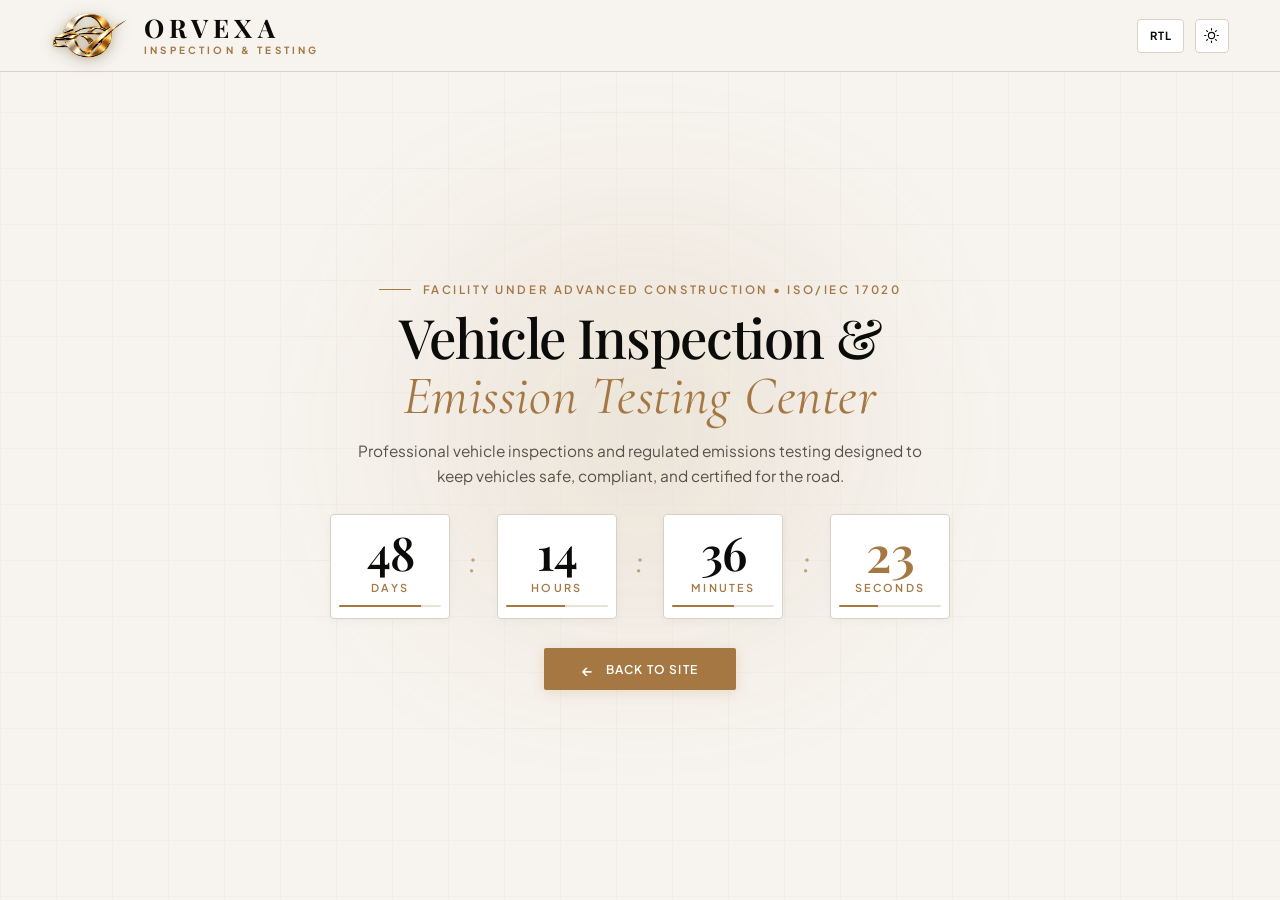
<file: coming soon.html>
<!DOCTYPE html>
<html lang="en" data-theme="light" dir="ltr">

<head>
  <meta charset="UTF-8">
  <script>
    (function () {
      var KEY = 'orvexa-theme', LEGACY = 'orvexa_theme', root = document.documentElement;
      try {
        var t = localStorage.getItem(KEY);
        if (!t) { t = localStorage.getItem(LEGACY); if (t) localStorage.setItem(KEY, t); }
        if (localStorage.getItem(LEGACY)) localStorage.removeItem(LEGACY);
        if (t === 'dark' || t === 'light') root.setAttribute('data-theme', t);
        window.addEventListener('storage', function (e) {
          if (e.key === KEY && (e.newValue === 'dark' || e.newValue === 'light')) {
            root.setAttribute('data-theme', e.newValue);
          }
        });
      } catch (err) { }
    })();
  </script>
  <meta name="viewport" content="width=device-width, initial-scale=1.0, maximum-scale=1.0, user-scalable=no">
  <title>Coming Soon | Vehicle Inspection & Emissions Testing Center — ORVEXA</title>
  <meta name="description"
    content="ORVEXA is launching a next-generation automated vehicle safety inspection, dynamic emissions laboratory, and ISO/IEC 17020 metrology facility. Opening countdown in progress.">
  <meta name="keywords"
    content="vehicle inspection, emission testing center, automotive metrology, EV diagnostic bay, ISO 17020 certification">

  <link rel="preconnect" href="https://fonts.googleapis.com">
  <link rel="preconnect" href="https://fonts.gstatic.com" crossorigin>
  <link
    href="https://fonts.googleapis.com/css2?family=Cormorant+Garamond:ital,wght@0,300;0,400;0,500;0,600;1,400&family=Playfair+Display:ital,wght@0,400;0,500;0,600;0,700;1,400&family=Plus+Jakarta+Sans:wght@300;400;500;600;700&display=swap"
    rel="stylesheet">

  <link rel="stylesheet" href="coming-soon.css">

  <link rel="icon" type="image/png" href="assets/favicon.png">
  <link rel="apple-touch-icon" href="assets/apple-touch-icon.png">
</head>

<body class="cs-body">
  <div class="cs-ambient-glow" aria-hidden="true"></div>
  <div class="cs-grid-overlay" aria-hidden="true"></div>

  <header class="cs-topbar" id="csTopbar">
    <div class="cs-topbar-inner">
      <a href="index.html" class="brand-logo" aria-label="ORVEXA Homepage">
        <div class="logo-symbol">
          <img src="assets/brand-logo.png" alt="ORVEXA Emblem" class="brand-emblem-img">
        </div>
        <div class="brand-text-block">
          <span class="brand-name">ORVEXA</span>
          <span class="brand-subline">INSPECTION &amp; TESTING</span>
        </div>
      </a>

      <div class="cs-topbar-right">
        <button type="button" class="header-rtl-btn" id="rtlToggle" aria-label="Toggle text direction RTL / LTR"
          title="Toggle RTL / LTR">
          <span id="rtlBtnText">RTL</span>
        </button>

        <button type="button" class="theme-mode-btn" id="themeToggle" aria-label="Toggle theme mode"
          title="Toggle Dark / Light Theme">
          <span class="theme-icon-sun" title="Light Mode">
            <svg viewBox="0 0 24 24" fill="none" stroke="currentColor" stroke-width="1.8" stroke-linecap="round"
              stroke-linejoin="round" aria-hidden="true">
              <circle cx="12" cy="12" r="5" />
              <line x1="12" y1="1" x2="12" y2="3" />
              <line x1="12" y1="21" x2="12" y2="23" />
              <line x1="4.22" y1="4.22" x2="5.64" y2="5.64" />
              <line x1="18.36" y1="18.36" x2="19.78" y2="19.78" />
              <line x1="1" y1="12" x2="3" y2="12" />
              <line x1="21" y1="12" x2="23" y2="12" />
              <line x1="4.22" y1="19.78" x2="5.64" y2="18.36" />
              <line x1="18.36" y1="5.64" x2="19.78" y2="4.22" />
            </svg>
          </span>
          <span class="theme-icon-moon" title="Dark Mode">
            <svg viewBox="0 0 24 24" fill="none" stroke="currentColor" stroke-width="1.8" stroke-linecap="round"
              stroke-linejoin="round" aria-hidden="true">
              <path d="M21 12.79A9 9 0 1 1 11.21 3 7 7 0 0 0 21 12.79z" />
            </svg>
          </span>
        </button>
      </div>
    </div>
  </header>

  <main class="cs-screen-stage">
    <div class="cs-screen-card">

      <div class="hero-eyebrow-wrapper">
        <span class="eyebrow-dash"></span>
        <span class="hero-eyebrow">FACILITY UNDER ADVANCED CONSTRUCTION &bull; ISO/IEC 17020</span>
      </div>

      <h1 class="hero-headline cs-headline">
        <span class="headline-line">Vehicle Inspection &amp;</span>
        <span class="headline-line highlight-gold">Emission Testing Center</span>
      </h1>

      <p class="hero-description cs-description">
        Professional vehicle inspections and regulated emissions testing designed to keep vehicles safe, compliant, and
        certified for the road.
      </p>

      <div class="cs-countdown-wrap" aria-label="Launch Countdown Timer">
        <div class="cs-countdown-grid" id="countdownGrid">
          <div class="cs-timer-card" data-unit="days">
            <div class="cs-timer-box">
              <span class="cs-timer-num" id="cdDays">48</span>
              <span class="cs-timer-label">DAYS</span>
            </div>
            <div class="cs-timer-progress">
              <div class="cs-progress-bar" id="barDays" style="width: 78%;"></div>
            </div>
          </div>

          <div class="cs-timer-colon" aria-hidden="true">:</div>

          <div class="cs-timer-card" data-unit="hours">
            <div class="cs-timer-box">
              <span class="cs-timer-num" id="cdHours">14</span>
              <span class="cs-timer-label">HOURS</span>
            </div>
            <div class="cs-timer-progress">
              <div class="cs-progress-bar" id="barHours" style="width: 58%;"></div>
            </div>
          </div>

          <div class="cs-timer-colon" aria-hidden="true">:</div>

          <div class="cs-timer-card" data-unit="minutes">
            <div class="cs-timer-box">
              <span class="cs-timer-num" id="cdMinutes">36</span>
              <span class="cs-timer-label">MINUTES</span>
            </div>
            <div class="cs-timer-progress">
              <div class="cs-progress-bar" id="barMinutes" style="width: 60%;"></div>
            </div>
          </div>

          <div class="cs-timer-colon" aria-hidden="true">:</div>

          <div class="cs-timer-card cs-timer-seconds" data-unit="seconds">
            <div class="cs-timer-box">
              <span class="cs-timer-num" id="cdSeconds">24</span>
              <span class="cs-timer-label">SECONDS</span>
            </div>
            <div class="cs-timer-progress">
              <div class="cs-progress-bar cs-progress-sec" id="barSeconds" style="width: 40%;"></div>
            </div>
          </div>
        </div>
      </div>

      <div class="cs-action-wrap">
        <a href="index.html" class="btn-primary-hero cs-btn-back" id="backToSiteBtn"
          aria-label="Return to the main ORVEXA website">
          <span class="arrow" aria-hidden="true">&larr;</span>
          <span>BACK TO SITE</span>
        </a>
      </div>

    </div>
  </main>

  <script src="coming-soon.js"></script>
</body>

</html>
</file>
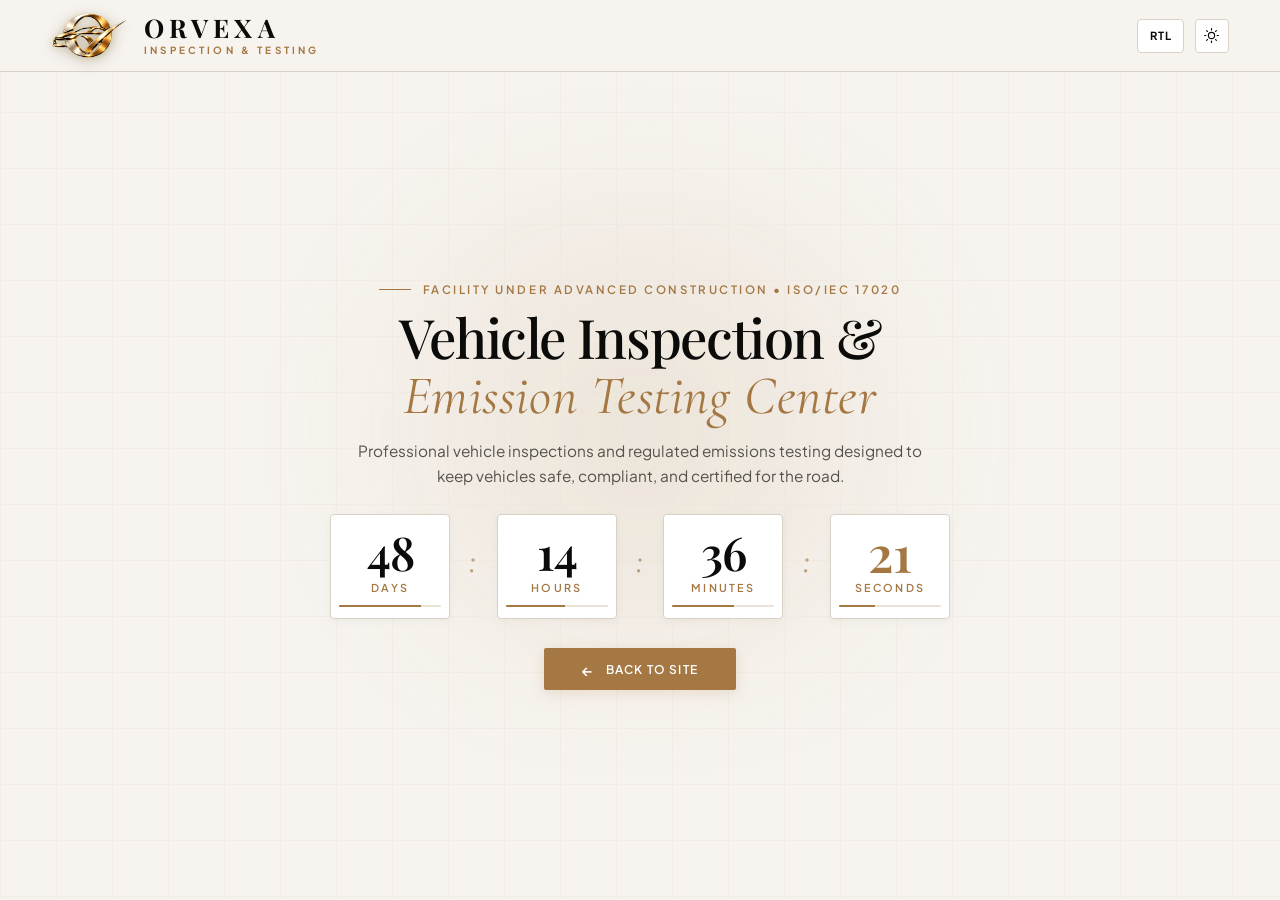
<file: coming-soon.html>
<!DOCTYPE html>
<html lang="en" data-theme="light" dir="ltr">

<head>
  <meta charset="UTF-8">
  <script>
    (function () {
      var KEY = 'orvexa-theme', LEGACY = 'orvexa_theme', root = document.documentElement;
      try {
        var t = localStorage.getItem(KEY);
        if (!t) { t = localStorage.getItem(LEGACY); if (t) localStorage.setItem(KEY, t); }
        if (localStorage.getItem(LEGACY)) localStorage.removeItem(LEGACY);
        if (t === 'dark' || t === 'light') root.setAttribute('data-theme', t);
        window.addEventListener('storage', function (e) {
          if (e.key === KEY && (e.newValue === 'dark' || e.newValue === 'light')) {
            root.setAttribute('data-theme', e.newValue);
          }
        });
      } catch (err) { }
    })();
  </script>
  <meta name="viewport" content="width=device-width, initial-scale=1.0, maximum-scale=1.0, user-scalable=no">
  <title>Coming Soon | Vehicle Inspection & Emissions Testing Center — ORVEXA</title>
  <meta name="description"
    content="ORVEXA is launching a next-generation automated vehicle safety inspection, dynamic emissions laboratory, and ISO/IEC 17020 metrology facility. Opening countdown in progress.">
  <meta name="keywords"
    content="vehicle inspection, emission testing center, automotive metrology, EV diagnostic bay, ISO 17020 certification">

  <link rel="preconnect" href="https://fonts.googleapis.com">
  <link rel="preconnect" href="https://fonts.gstatic.com" crossorigin>
  <link
    href="https://fonts.googleapis.com/css2?family=Cormorant+Garamond:ital,wght@0,300;0,400;0,500;0,600;1,400&family=Playfair+Display:ital,wght@0,400;0,500;0,600;0,700;1,400&family=Plus+Jakarta+Sans:wght@300;400;500;600;700&display=swap"
    rel="stylesheet">

  <link rel="stylesheet" href="./coming-soon.css">

  <link rel="icon" type="image/png" href="assets/favicon.png">
  <link rel="apple-touch-icon" href="assets/apple-touch-icon.png">
</head>

<body class="cs-body">
  <div class="cs-ambient-glow" aria-hidden="true"></div>
  <div class="cs-grid-overlay" aria-hidden="true"></div>

  <header class="cs-topbar" id="csTopbar">
    <div class="cs-topbar-inner">
      <a href="index.html" class="brand-logo" aria-label="ORVEXA Homepage">
        <div class="logo-symbol">
          <img src="assets/brand-logo.png" alt="ORVEXA Emblem" class="brand-emblem-img">
        </div>
        <div class="brand-text-block">
          <span class="brand-name">ORVEXA</span>
          <span class="brand-subline">INSPECTION &amp; TESTING</span>
        </div>
      </a>

      <div class="cs-topbar-right">
        <button type="button" class="header-rtl-btn" id="rtlToggle" aria-label="Toggle text direction RTL / LTR"
          title="Toggle RTL / LTR">
          <span id="rtlBtnText">RTL</span>
        </button>

        <button type="button" class="theme-mode-btn" id="themeToggle" aria-label="Toggle theme mode"
          title="Toggle Dark / Light Theme">
          <span class="theme-icon-sun" title="Light Mode">
            <svg viewBox="0 0 24 24" fill="none" stroke="currentColor" stroke-width="1.8" stroke-linecap="round"
              stroke-linejoin="round" aria-hidden="true">
              <circle cx="12" cy="12" r="5" />
              <line x1="12" y1="1" x2="12" y2="3" />
              <line x1="12" y1="21" x2="12" y2="23" />
              <line x1="4.22" y1="4.22" x2="5.64" y2="5.64" />
              <line x1="18.36" y1="18.36" x2="19.78" y2="19.78" />
              <line x1="1" y1="12" x2="3" y2="12" />
              <line x1="21" y1="12" x2="23" y2="12" />
              <line x1="4.22" y1="19.78" x2="5.64" y2="18.36" />
              <line x1="18.36" y1="5.64" x2="19.78" y2="4.22" />
            </svg>
          </span>
          <span class="theme-icon-moon" title="Dark Mode">
            <svg viewBox="0 0 24 24" fill="none" stroke="currentColor" stroke-width="1.8" stroke-linecap="round"
              stroke-linejoin="round" aria-hidden="true">
              <path d="M21 12.79A9 9 0 1 1 11.21 3 7 7 0 0 0 21 12.79z" />
            </svg>
          </span>
        </button>
      </div>
    </div>
  </header>

  <main class="cs-screen-stage">
    <div class="cs-screen-card">

      <div class="hero-eyebrow-wrapper">
        <span class="eyebrow-dash"></span>
        <span class="hero-eyebrow">FACILITY UNDER ADVANCED CONSTRUCTION &bull; ISO/IEC 17020</span>
      </div>

      <h1 class="hero-headline cs-headline">
        <span class="headline-line">Vehicle Inspection &amp;</span>
        <span class="headline-line highlight-gold">Emission Testing Center</span>
      </h1>

      <p class="hero-description cs-description">
        Professional vehicle inspections and regulated emissions testing designed to keep vehicles safe, compliant, and
        certified for the road.
      </p>

      <div class="cs-countdown-wrap" aria-label="Launch Countdown Timer">
        <div class="cs-countdown-grid" id="countdownGrid">
          <div class="cs-timer-card" data-unit="days">
            <div class="cs-timer-box">
              <span class="cs-timer-num" id="cdDays">48</span>
              <span class="cs-timer-label">DAYS</span>
            </div>
            <div class="cs-timer-progress">
              <div class="cs-progress-bar" id="barDays" style="width: 78%;"></div>
            </div>
          </div>

          <div class="cs-timer-colon" aria-hidden="true">:</div>

          <div class="cs-timer-card" data-unit="hours">
            <div class="cs-timer-box">
              <span class="cs-timer-num" id="cdHours">14</span>
              <span class="cs-timer-label">HOURS</span>
            </div>
            <div class="cs-timer-progress">
              <div class="cs-progress-bar" id="barHours" style="width: 58%;"></div>
            </div>
          </div>

          <div class="cs-timer-colon" aria-hidden="true">:</div>

          <div class="cs-timer-card" data-unit="minutes">
            <div class="cs-timer-box">
              <span class="cs-timer-num" id="cdMinutes">36</span>
              <span class="cs-timer-label">MINUTES</span>
            </div>
            <div class="cs-timer-progress">
              <div class="cs-progress-bar" id="barMinutes" style="width: 60%;"></div>
            </div>
          </div>

          <div class="cs-timer-colon" aria-hidden="true">:</div>

          <div class="cs-timer-card cs-timer-seconds" data-unit="seconds">
            <div class="cs-timer-box">
              <span class="cs-timer-num" id="cdSeconds">24</span>
              <span class="cs-timer-label">SECONDS</span>
            </div>
            <div class="cs-timer-progress">
              <div class="cs-progress-bar cs-progress-sec" id="barSeconds" style="width: 40%;"></div>
            </div>
          </div>
        </div>
      </div>

      <div class="cs-action-wrap">
        <a href="index.html" class="btn-primary-hero cs-btn-back" id="backToSiteBtn"
          aria-label="Return to the main ORVEXA website">
          <span class="arrow" aria-hidden="true">&larr;</span>
          <span>BACK TO SITE</span>
        </a>
      </div>

    </div>
  </main>

  <script src="coming-soon.js"></script>
</body>

</html>
</file>
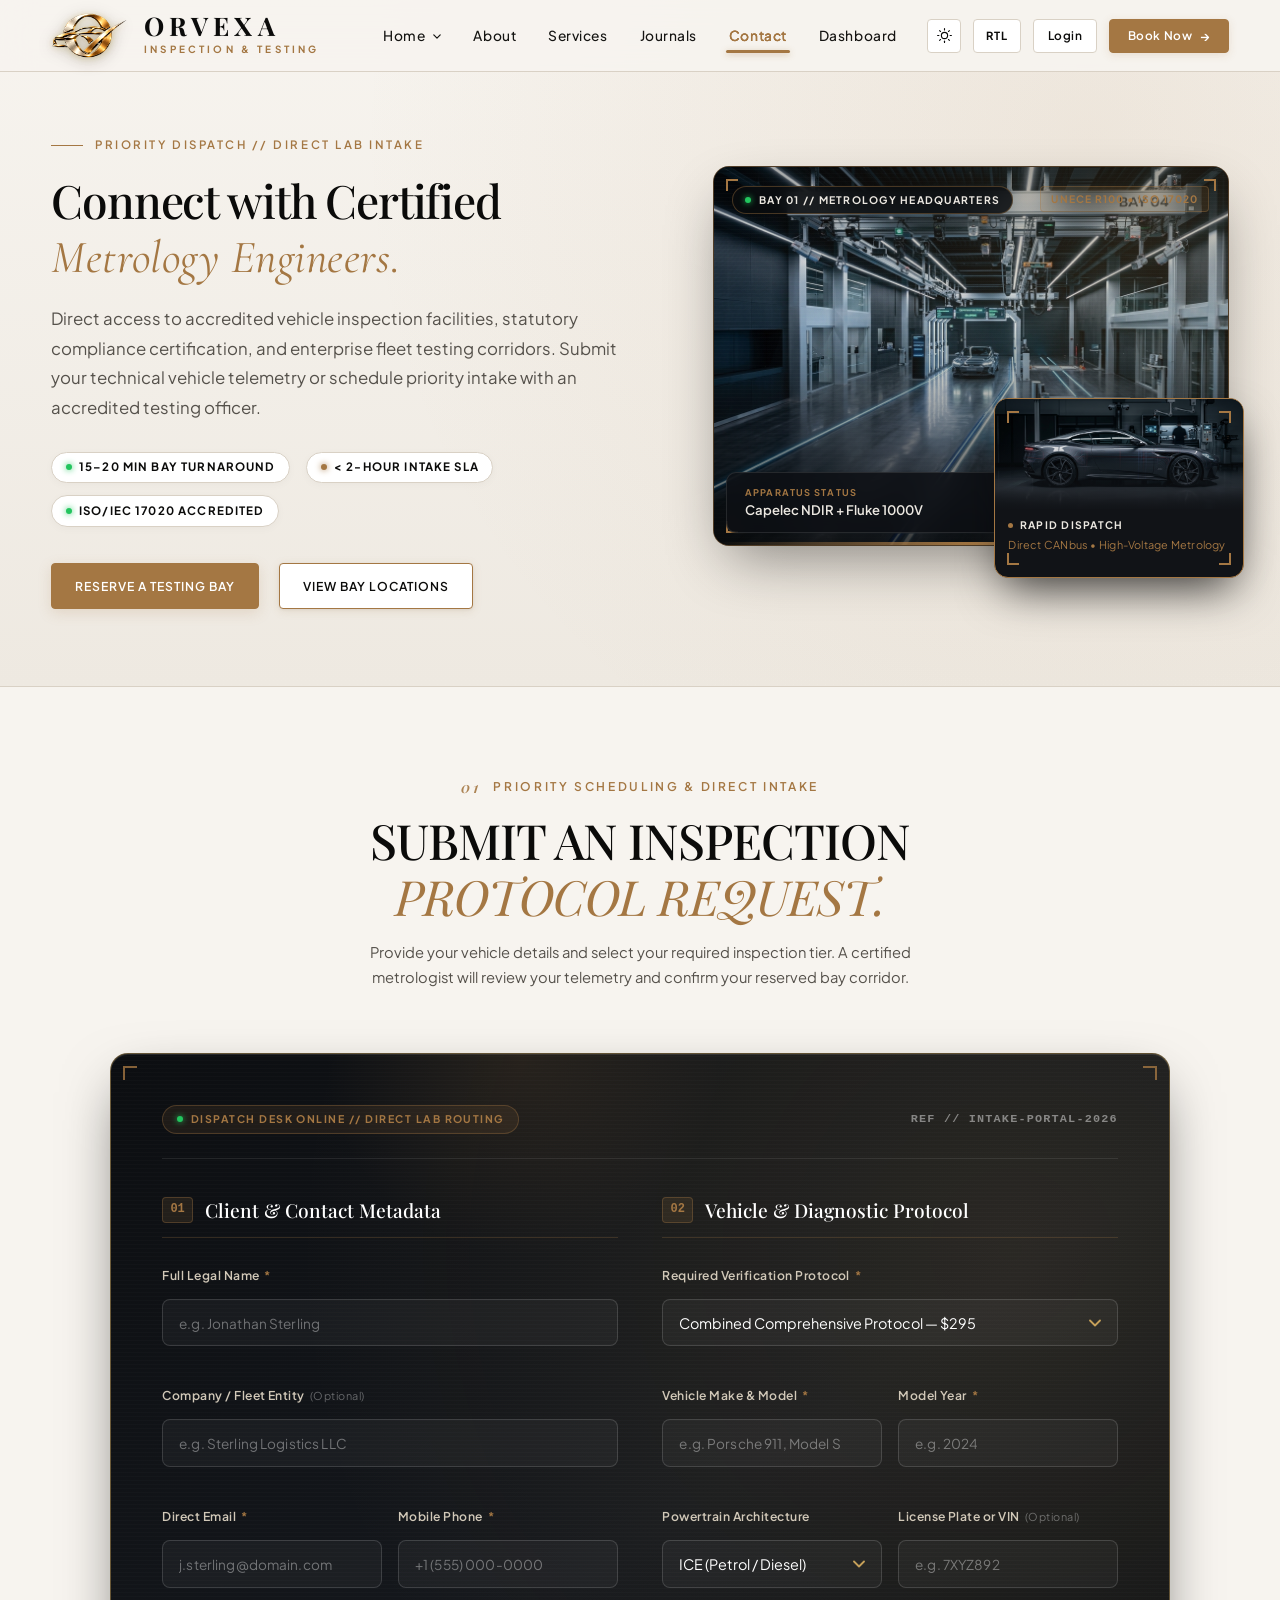
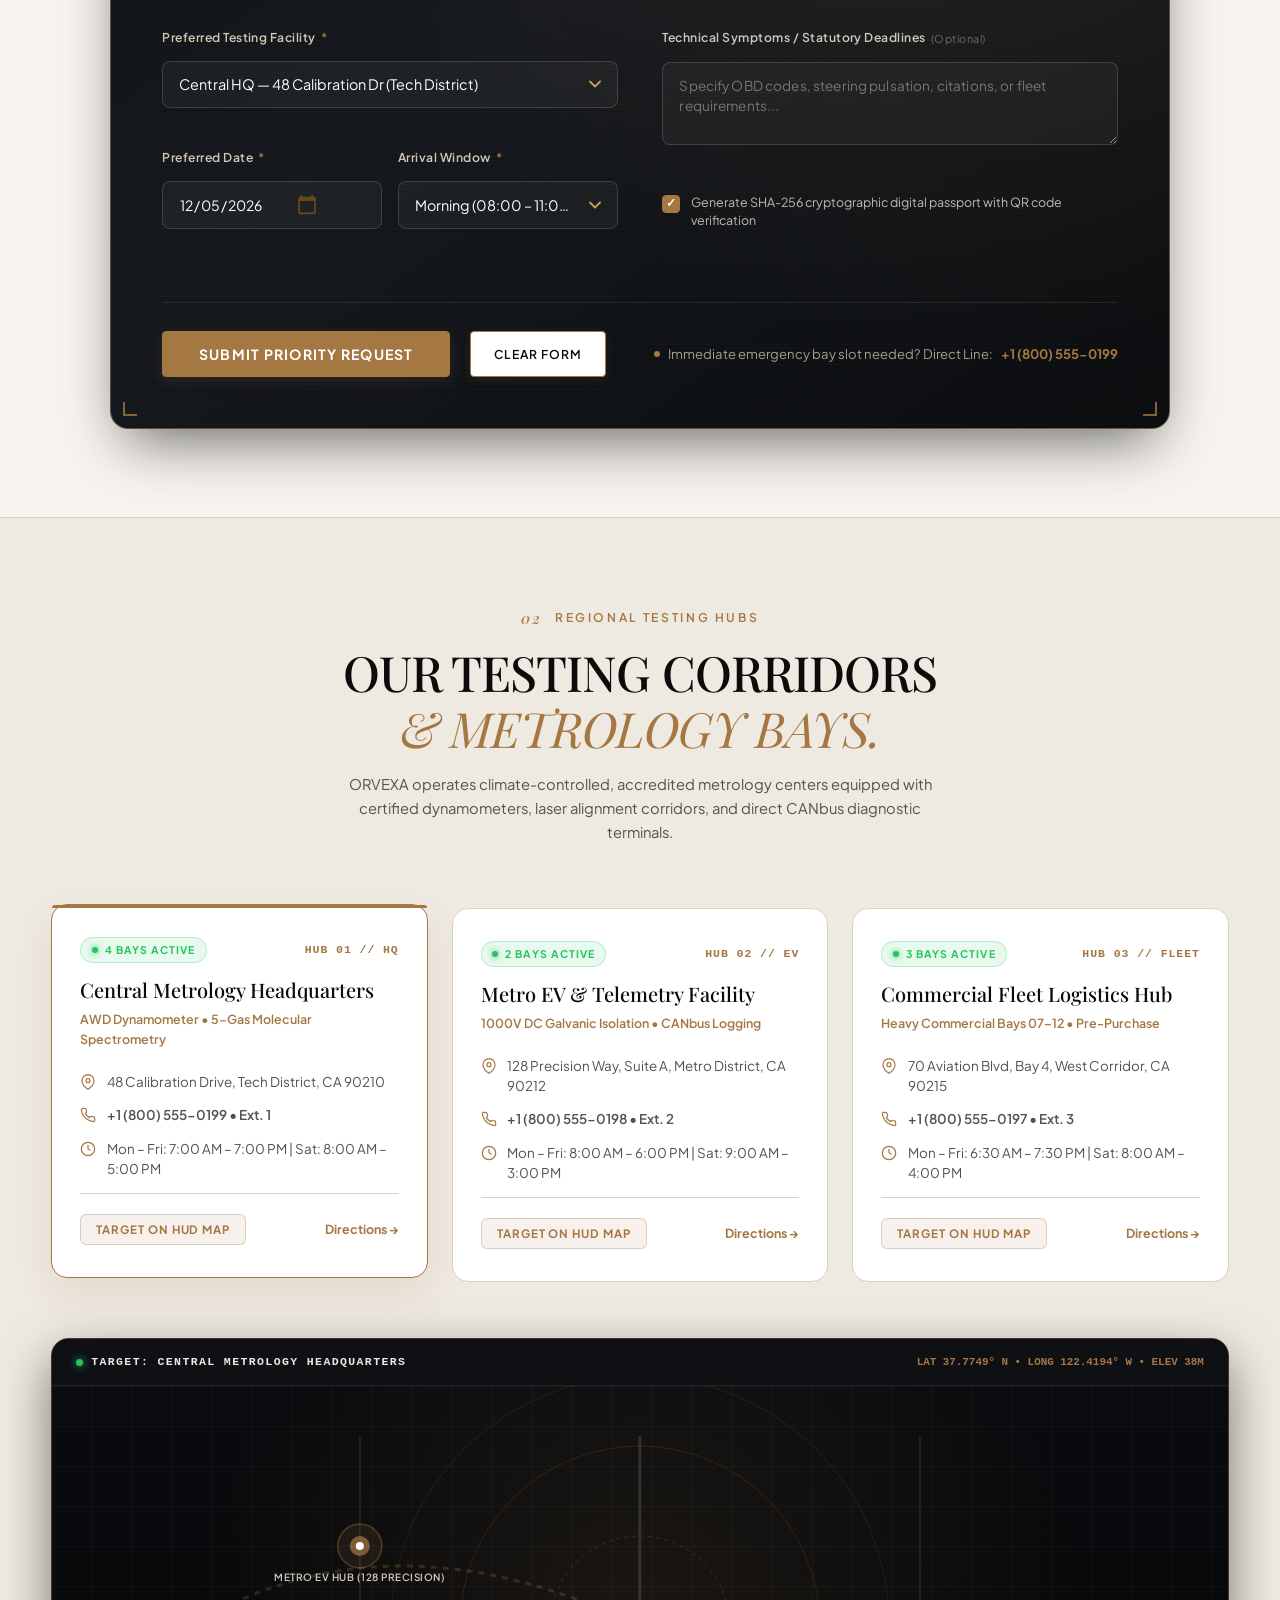
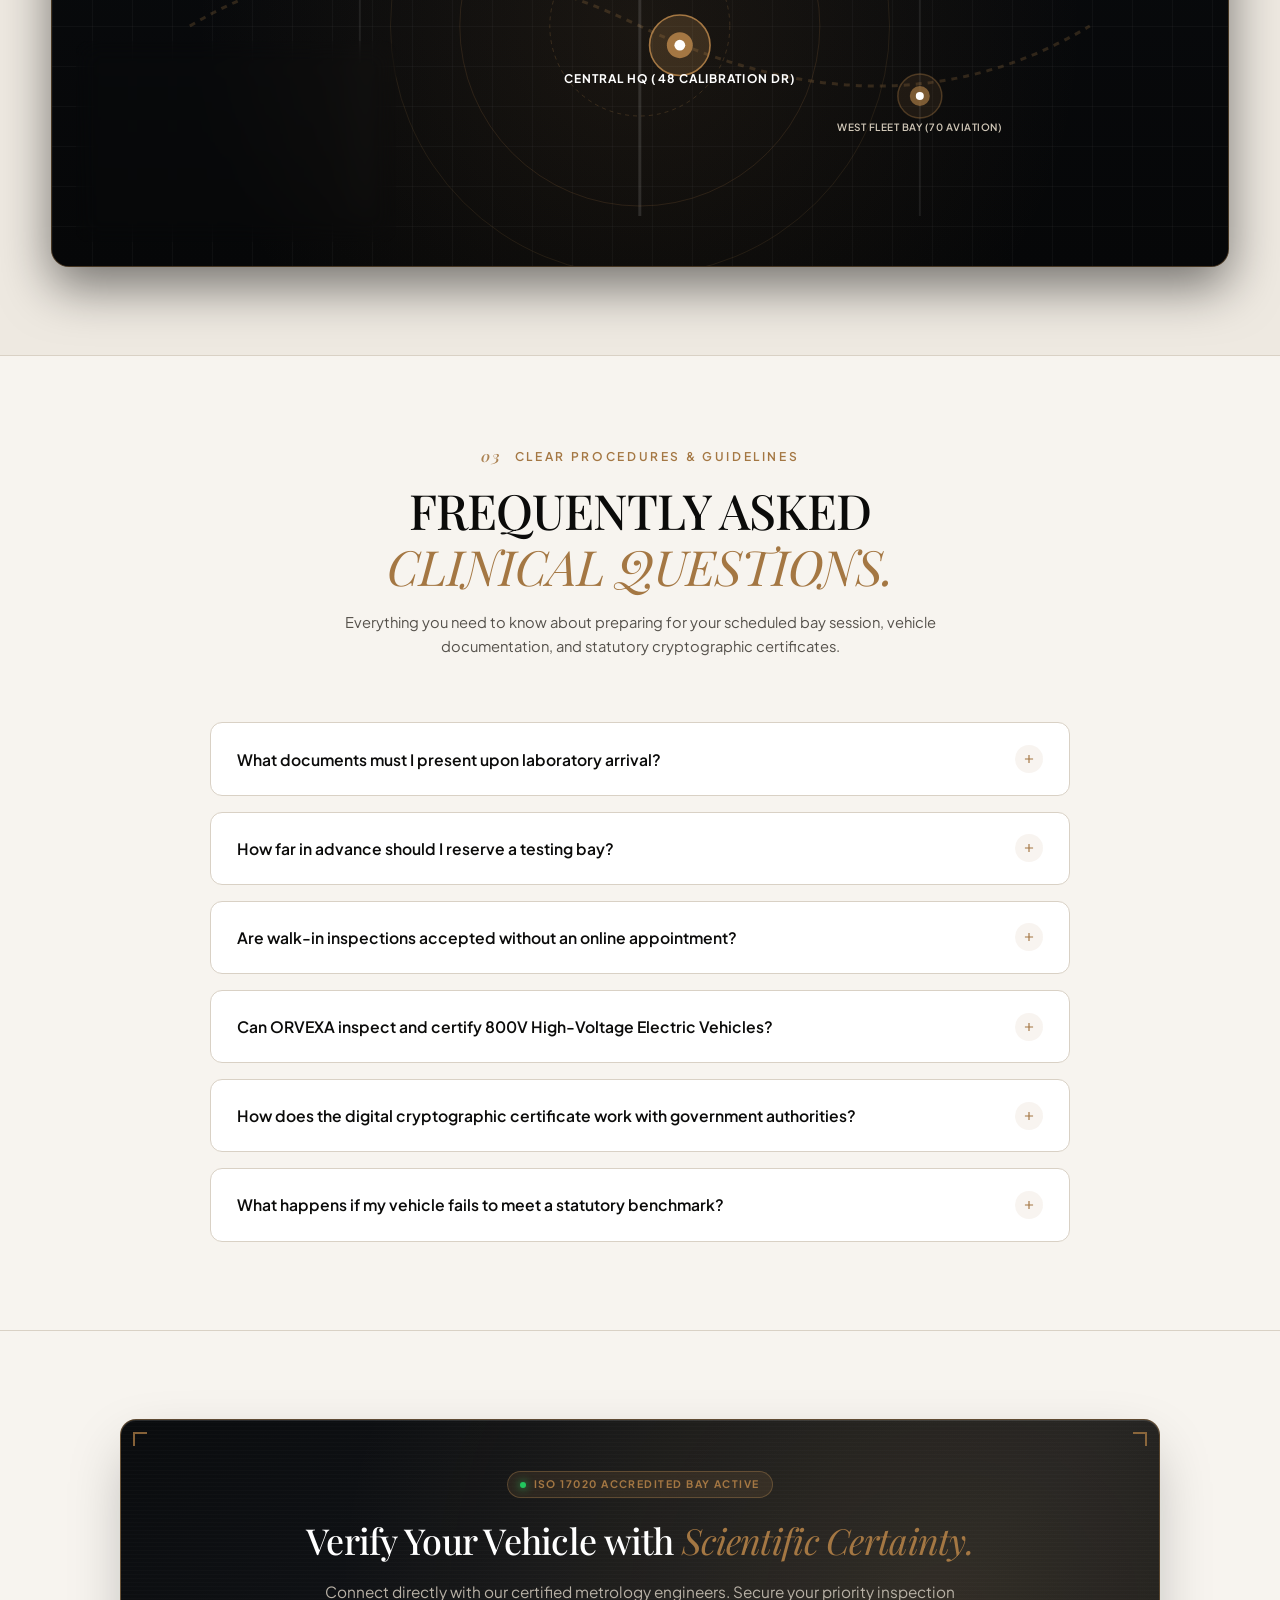
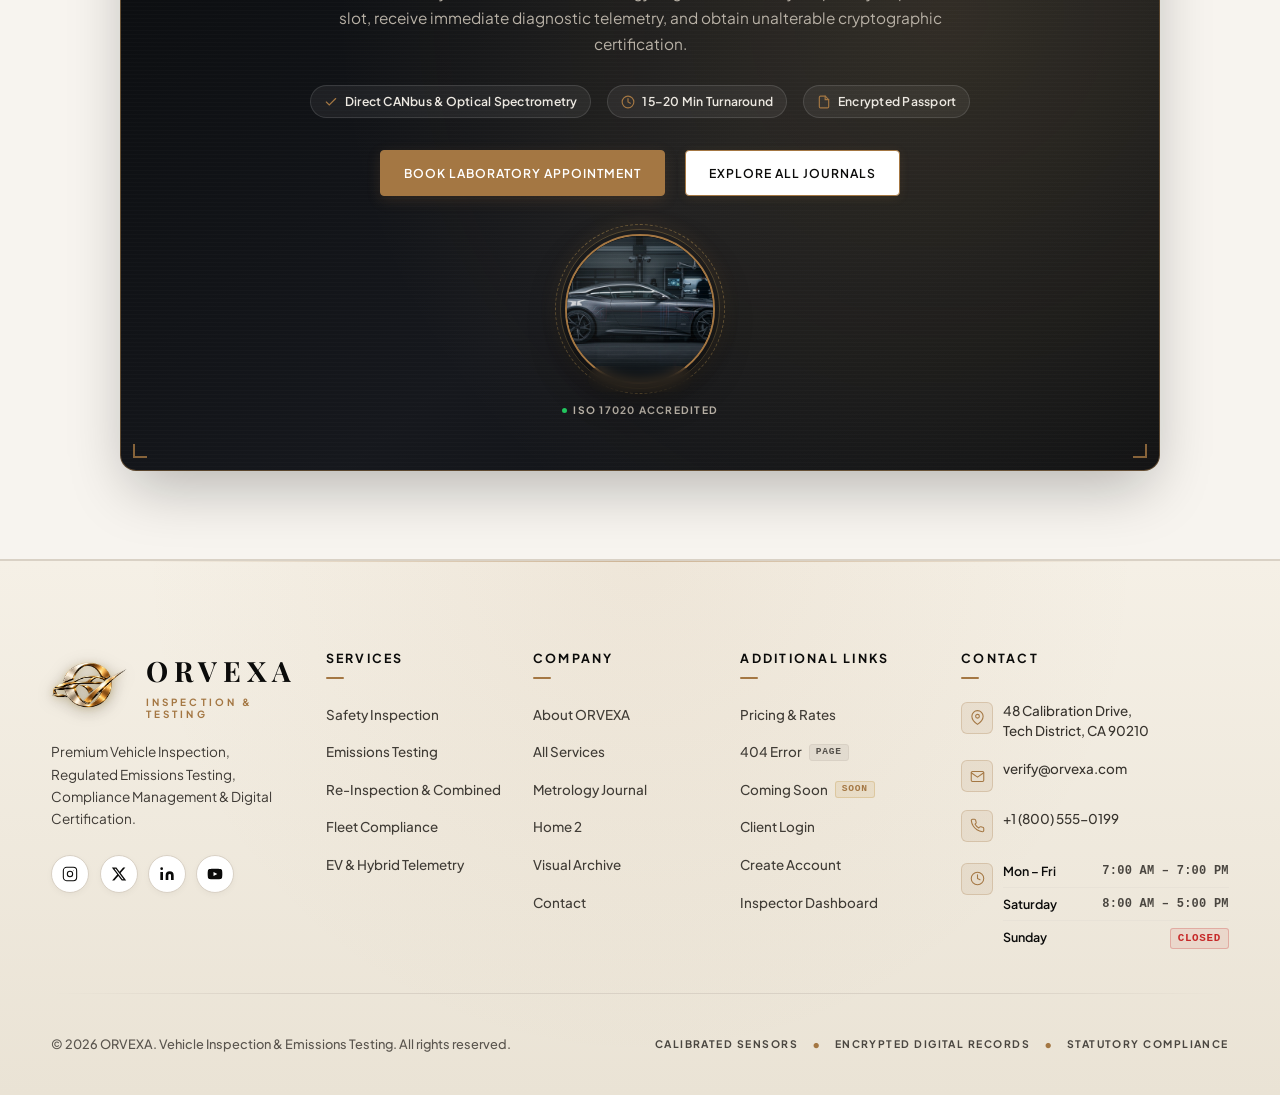
<file: contact.html>
<!DOCTYPE html>
<html lang="en" data-theme="light">

<head>
    <meta charset="UTF-8">
  <script>
    (function () {
      var KEY = 'orvexa-theme', LEGACY = 'orvexa_theme', root = document.documentElement;
      try {
        var t = localStorage.getItem(KEY);
        if (!t) { t = localStorage.getItem(LEGACY); if (t) localStorage.setItem(KEY, t); }
        if (localStorage.getItem(LEGACY)) localStorage.removeItem(LEGACY);
        if (t === 'dark' || t === 'light') root.setAttribute('data-theme', t);
        window.addEventListener('storage', function (e) {
          if (e.key === KEY && (e.newValue === 'dark' || e.newValue === 'light')) {
            root.setAttribute('data-theme', e.newValue);
          }
        });
      } catch (err) { }
    })();
  </script>
    <meta name="viewport" content="width=device-width, initial-scale=1.0">
    <title>ORVEXA | Contact &amp; Testing Bay Priority Intake — Metrology Laboratory</title>
    <meta name="description"
        content="Contact ORVEXA vehicle metrology engineers. Book statutory safety inspection, 5-gas optical emissions spectrometry, EV battery telemetry, or fleet compliance audits.">
    <meta name="keywords"
        content="contact ORVEXA, book vehicle inspection, automotive metrology bay, emissions testing appointment, EV telemetry intake, statutory compliance testing">

    <link rel="preconnect" href="https://fonts.googleapis.com">
    <link rel="preconnect" href="https://fonts.gstatic.com" crossorigin>
    <link
        href="https://fonts.googleapis.com/css2?family=Cormorant+Garamond:ital,wght@0,300;0,400;0,500;0,600;1,400&family=Playfair+Display:ital,wght@0,400;0,500;0,600;0,700;1,400&family=Plus+Jakarta+Sans:wght@300;400;500;600;700&display=swap"
        rel="stylesheet">

    <link rel="stylesheet" href="index.css">
    <link rel="stylesheet" href="contact.css">
    <link rel="icon" type="image/png" href="assets/favicon.png">
    <link rel="apple-touch-icon" href="assets/apple-touch-icon.png">
</head>

<body class="contact-page">
    <header class="site-header" id="siteHeader">
        <div class="header-inner">
            <a href="index.html" class="brand-logo" aria-label="ORVEXA Homepage">
                <div class="logo-symbol">
          <img src="assets/brand-logo.png" alt="ORVEXA Emblem" class="brand-emblem-img">
        </div>
                <div class="brand-text-block">
                    <span class="brand-name">ORVEXA</span>
                    <span class="brand-subline">INSPECTION &amp; TESTING</span>
                </div>
            </a>

            <nav class="main-nav" aria-label="Main Navigation">
                <ul class="nav-list">
                    <li class="nav-item has-dropdown">
                        <a href="index.html" class="nav-link">
                            <span>Home</span>
                            <svg class="dropdown-chevron" viewBox="0 0 10 6" fill="none" stroke="currentColor"
                                stroke-width="1.5">
                                <path d="M1 1L5 5L9 1" stroke-linecap="round" stroke-linejoin="round" />
                            </svg>
                        </a>
                        <div class="nav-dropdown-menu">
                            <a href="index.html" class="dropdown-item">
                                <span class="dropdown-title">Home 1</span>
                                <span class="dropdown-desc">Daylight &amp; Night Luxury Center</span>
                            </a>
                            <a href="home2.html" class="dropdown-item">
                                <span class="dropdown-title">Home 2</span>
                                <span class="dropdown-desc">High-Tech Diagnostic Laboratory</span>
                            </a>
                        </div>
                    </li>
                    <li class="nav-item"><a href="about.html" class="nav-link">About</a></li>
                    <li class="nav-item"><a href="service.html" class="nav-link">Services</a></li>
                    <li class="nav-item"><a href="journal.html" class="nav-link">Journals</a></li>
                    <li class="nav-item"><a href="contact.html" class="nav-link active">Contact</a></li>
                    <li class="nav-item"><a href="dashboard.html" class="nav-link">Dashboard</a></li>
                </ul>
            </nav>

            <div class="header-actions">
                <button type="button" class="theme-mode-btn" id="themeToggle" aria-label="Toggle theme mode">
                    <span class="theme-icon-sun" title="Light Mode">
                        <svg viewBox="0 0 24 24" fill="none" stroke="currentColor" stroke-width="1.8"
                            stroke-linecap="round" stroke-linejoin="round">
                            <circle cx="12" cy="12" r="5" />
                            <line x1="12" y1="1" x2="12" y2="3" />
                            <line x1="12" y1="21" x2="12" y2="23" />
                            <line x1="4.22" y1="4.22" x2="5.64" y2="5.64" />
                            <line x1="18.36" y1="18.36" x2="19.78" y2="19.78" />
                            <line x1="1" y1="12" x2="3" y2="12" />
                            <line x1="21" y1="12" x2="23" y2="12" />
                            <line x1="4.22" y1="19.78" x2="5.64" y2="18.36" />
                            <line x1="18.36" y1="5.64" x2="19.78" y2="4.22" />
                        </svg>
                    </span>
                    <span class="theme-icon-moon" title="Dark Mode">
                        <svg viewBox="0 0 24 24" fill="none" stroke="currentColor" stroke-width="1.8"
                            stroke-linecap="round" stroke-linejoin="round">
                            <path d="M21 12.79A9 9 0 1 1 11.21 3 7 7 0 0 0 21 12.79z" />
                        </svg>
                    </span>
                </button>
                <button type="button" class="header-rtl-btn" id="rtlToggle"
                    aria-label="Toggle text direction RTL / LTR">
                    <span id="rtlBtnText">RTL</span>
                </button>
                <a href="login.html" class="header-login-btn" id="loginBtn">Login</a>
                <button type="button" class="btn-primary-header btn-sm" id="headerBookBtn" onclick="openBookingModal()">
                    <span>Book Now</span>
                    <span class="btn-arrow">&rarr;</span>
                </button>
                <button type="button" class="mobile-menu-btn" id="mobileMenuBtn" aria-label="Toggle navigation menu">
                    <span></span>
                    <span></span>
                    <span></span>
                </button>
            </div>
        </div>
    </header>

    <div class="mobile-drawer" id="mobileDrawer">
        <div class="drawer-header">
            <div class="drawer-brand-block">
                <span class="drawer-brand">ORVEXA</span>
                <span class="drawer-tagline">INSPECTION &amp; TESTING</span>
            </div>
            <button type="button" class="drawer-close" id="drawerClose" aria-label="Close navigation menu">&times;</button>
        </div>

        <ul class="drawer-links">
            <li><a href="index.html" class="drawer-link"><span>Home 1</span></a></li>
            <li><a href="home2.html" class="drawer-link"><span>Home 2</span></a></li>
            <li><a href="about.html" class="drawer-link"><span>About Us</span></a></li>
            <li><a href="service.html" class="drawer-link"><span>Services</span></a></li>
            <li><a href="journal.html" class="drawer-link"><span>Journals</span></a></li>
            <li><a href="contact.html" class="drawer-link active"><span>Contact</span></a></li>
            <li><a href="dashboard.html" class="drawer-link"><span>Dashboard</span></a></li>
        </ul>

        <div class="drawer-actions">
            <a href="login.html" class="drawer-btn-login">Login</a>
            <button type="button" class="btn-primary-hero btn-sm w-full" id="drawerBookBtn" onclick="openBookingModal()">Book Now &rarr;</button>
        </div>
    </div>

    <main>
        <section class="contact-hero">
            <div class="container">
                <div class="contact-hero-grid">
                    <div class="contact-hero-content">
                        <div class="hero-eyebrow-wrapper">
                            <span class="eyebrow-dash"></span>
                            <span class="hero-eyebrow">PRIORITY DISPATCH // DIRECT LAB INTAKE</span>
                        </div>
                        <h1 class="contact-hero-title">
                            Connect with Certified <br>
                            <em class="italic-serif highlight-gold">Metrology Engineers.</em>
                        </h1>
                        <p class="contact-hero-desc">
                            Direct access to accredited vehicle inspection facilities, statutory compliance
                            certification, and enterprise fleet testing corridors. Submit your technical vehicle
                            telemetry or schedule priority intake with an accredited testing officer.
                        </p>

                        <div class="contact-hero-metrics">
                            <div class="contact-metric-pill">
                                <span class="cmp-dot"></span>
                                <span class="cmp-text">15&ndash;20 MIN BAY TURNAROUND</span>
                            </div>
                            <div class="contact-metric-pill">
                                <span class="cmp-dot gold"></span>
                                <span class="cmp-text">&lt; 2-HOUR INTAKE SLA</span>
                            </div>
                            <div class="contact-metric-pill">
                                <span class="cmp-dot"></span>
                                <span class="cmp-text">ISO/IEC 17020 ACCREDITED</span>
                            </div>
                        </div>

                        <div class="contact-hero-actions">
                            <a href="#intake-form" class="btn-primary-hero">
                                <span>Reserve a Testing Bay</span>
                            </a>
                            <a href="#locations" class="btn-secondary-hero">
                                <span>View Bay Locations</span>
                            </a>
                        </div>
                    </div>

                    <div class="contact-hero-showcase">
                        <div class="contact-main-card">
                            <div class="contact-card-glow"></div>
                            <span class="hud-bracket top-left"></span>
                            <span class="hud-bracket top-right"></span>
                            <span class="hud-bracket bottom-left"></span>
                            <span class="hud-bracket bottom-right"></span>

                            <div class="contact-card-tag">
                                <span class="cct-radar"></span>
                                <span>BAY 01 // METROLOGY HEADQUARTERS</span>
                            </div>

                            <div class="contact-card-standard">
                                <span>UNECE R100 &bull; ISO 17020</span>
                            </div>

                            <div class="contact-card-viewport">
                                <img src="assets/h2_inspection_bay.jpg" alt="ORVEXA Central Metrology Bay"
                                    class="contact-viewport-img" loading="eager">
                                <div class="contact-viewport-watermark"></div>
                                <div class="contact-viewport-overlay"></div>
                            </div>

                            <div class="contact-card-hud">
                                <div class="hud-left-meta">
                                    <span class="hud-label">APPARATUS STATUS</span>
                                    <span class="hud-val">Capelec NDIR + Fluke 1000V</span>
                                </div>
                                <div class="hud-right-meta">
                                    <span class="hud-live-beacon"></span>
                                    <span class="hud-live-tag">LIVE BAYS READY</span>
                                </div>
                            </div>
                            <div class="contact-card-accent-line"></div>
                        </div>

                        <div class="contact-secondary-card">
                            <span class="hud-bracket top-left"></span>
                            <span class="hud-bracket top-right"></span>
                            <span class="hud-bracket bottom-left"></span>
                            <span class="hud-bracket bottom-right"></span>

                            <div class="contact-sec-viewport">
                                <img src="assets/h2_inspection_car.jpg" alt="Laser Chassis &amp; Powertrain Scanner"
                                    class="contact-sec-img">
                                <div class="contact-sec-overlay"></div>
                            </div>

                            <div class="contact-sec-caption">
                                <div class="sec-caption-head">
                                    <span class="sec-dot"></span>
                                    <span class="sec-name">RAPID DISPATCH</span>
                                </div>
                                <p class="sec-sub">Direct CANbus &bull; High-Voltage Metrology</p>
                            </div>
                        </div>
                    </div>
                </div>
            </div>
        </section>

        <section class="contact-form-section" id="intake-form">
            <div class="container">
                <div class="section-header-center">
                    <div class="section-eyebrow justify-center">
                        <span class="eyebrow-num">01</span>
                        <span class="eyebrow-text">PRIORITY SCHEDULING &amp; DIRECT INTAKE</span>
                    </div>
                    <h2 class="editorial-title">
                        SUBMIT AN INSPECTION<br>
                        <span class="italic-serif">PROTOCOL REQUEST.</span>
                    </h2>
                    <p class="section-lead-center">
                        Provide your vehicle details and select your required inspection tier. A certified metrologist
                        will review your telemetry and confirm your reserved bay corridor.
                    </p>
                </div>

                <div class="contact-form-card">
                    <div class="form-scan-lines"></div>
                    <div class="form-card-ambient"></div>

                    <span class="cta-bracket cta-bracket-tl"></span>
                    <span class="cta-bracket cta-bracket-tr"></span>
                    <span class="cta-bracket cta-bracket-bl"></span>
                    <span class="cta-bracket cta-bracket-br"></span>

                    <div class="cfc-header">
                        <div class="cfc-status">
                            <span class="cfc-dot"></span>
                            <span class="cfc-status-text">DISPATCH DESK ONLINE // DIRECT LAB ROUTING</span>
                        </div>
                        <span class="cfc-ref-code">REF // INTAKE-PORTAL-2026</span>
                    </div>

                    <form id="contactIntakeForm" class="contact-form-grid" novalidate
                        onsubmit="handleContactSubmit(event)">
                        <div class="form-col">
                            <h3 class="form-col-title">
                                <span class="fct-num">01</span>
                                <span>Client &amp; Contact Metadata</span>
                            </h3>

                            <div class="form-group">
                                <label for="cfFullName" class="form-label">Full Legal Name <span
                                        class="req">*</span></label>
                                <input type="text" id="cfFullName" class="form-input"
                                    placeholder="e.g. Jonathan Sterling" required>
                                <span class="form-err-msg">Please enter your name.</span>
                            </div>

                            <div class="form-group">
                                <label for="cfOrgName" class="form-label">Company / Fleet Entity <span
                                        class="opt">(Optional)</span></label>
                                <input type="text" id="cfOrgName" class="form-input"
                                    placeholder="e.g. Sterling Logistics LLC">
                            </div>

                            <div class="form-row-2">
                                <div class="form-group">
                                    <label for="cfEmail" class="form-label">Direct Email <span
                                            class="req">*</span></label>
                                    <input type="email" id="cfEmail" class="form-input"
                                        placeholder="j.sterling@domain.com" required>
                                    <span class="form-err-msg">Valid email required.</span>
                                </div>
                                <div class="form-group">
                                    <label for="cfPhone" class="form-label">Mobile Phone <span
                                            class="req">*</span></label>
                                    <input type="tel" id="cfPhone" class="form-input" placeholder="+1 (555) 000-0000"
                                        required>
                                    <span class="form-err-msg">Phone number required.</span>
                                </div>
                            </div>

                            <div class="form-group">
                                <label for="cfLocation" class="form-label">Preferred Testing Facility <span
                                        class="req">*</span></label>
                                <select id="cfLocation" class="form-select" required>
                                    <option value="Central HQ — 48 Calibration Dr (Tech District)">Central HQ — 48
                                        Calibration Dr (Tech District)</option>
                                    <option value="Metro EV Hub — 128 Precision Way (Suite A)">Metro EV Hub — 128
                                        Precision Way (Suite A)</option>
                                    <option value="West Corridor — 70 Aviation Blvd (Bay 4)">West Corridor — 70 Aviation
                                        Blvd (Bay 4)</option>
                                </select>
                            </div>

                            <div class="form-row-2">
                                <div class="form-group">
                                    <label for="cfDate" class="form-label">Preferred Date <span
                                            class="req">*</span></label>
                                    <input type="date" id="cfDate" class="form-input" required>
                                </div>
                                <div class="form-group">
                                    <label for="cfWindow" class="form-label">Arrival Window <span
                                            class="req">*</span></label>
                                    <select id="cfWindow" class="form-select">
                                        <option value="Morning (08:00 — 11:00 AM)">Morning (08:00 &ndash; 11:00 AM)
                                        </option>
                                        <option value="Mid-day (11:30 AM — 02:30 PM)">Mid-day (11:30 AM &ndash; 02:30
                                            PM)</option>
                                        <option value="Afternoon (03:00 — 06:00 PM)">Afternoon (03:00 &ndash; 06:00 PM)
                                        </option>
                                    </select>
                                </div>
                            </div>
                        </div>

                        <div class="form-col">
                            <h3 class="form-col-title">
                                <span class="fct-num">02</span>
                                <span>Vehicle &amp; Diagnostic Protocol</span>
                            </h3>

                            <div class="form-group">
                                <label for="cfProtocol" class="form-label">Required Verification Protocol <span
                                        class="req">*</span></label>
                                <select id="cfProtocol" class="form-select" required>
                                    <option value="Statutory Safety Inspection ($185)">Statutory Safety Inspection
                                        &mdash; $185</option>
                                    <option value="5-Gas Emissions Spectrometry ($145)">5-Gas Emissions Spectrometry
                                        &mdash; $145</option>
                                    <option value="Combined Comprehensive Protocol ($295)" selected>Combined
                                        Comprehensive Protocol &mdash; $295</option>
                                    <option value="High-Voltage EV &amp; Hybrid Telemetry ($220)">High-Voltage EV &amp;
                                        Hybrid Telemetry &mdash; $220</option>
                                    <option value="Commercial Fleet Compliance Audit ($490)">Commercial Fleet Compliance
                                        Audit &mdash; $490</option>
                                    <option value="Pre-Purchase Laboratory Diagnostic ($250)">Pre-Purchase Laboratory
                                        Diagnostic &mdash; $250</option>
                                </select>
                            </div>

                            <div class="form-row-2">
                                <div class="form-group">
                                    <label for="cfMakeModel" class="form-label">Vehicle Make &amp; Model <span
                                            class="req">*</span></label>
                                    <input type="text" id="cfMakeModel" class="form-input"
                                        placeholder="e.g. Porsche 911, Model S" required>
                                    <span class="form-err-msg">Make &amp; model required.</span>
                                </div>
                                <div class="form-group">
                                    <label for="cfYear" class="form-label">Model Year <span class="req">*</span></label>
                                    <input type="number" id="cfYear" class="form-input" placeholder="e.g. 2024"
                                        min="1970" max="2027" required>
                                </div>
                            </div>

                            <div class="form-row-2">
                                <div class="form-group">
                                    <label for="cfPowertrain" class="form-label">Powertrain Architecture</label>
                                    <select id="cfPowertrain" class="form-select">
                                        <option value="ICE (Petrol / Diesel)">ICE (Petrol / Diesel)</option>
                                        <option value="Hybrid / PHEV">Hybrid / PHEV</option>
                                        <option value="Full EV (400V / 800V Architecture)">Full EV (400V / 800V
                                            Architecture)</option>
                                        <option value="Heavy Commercial / Fleet">Heavy Commercial / Fleet</option>
                                    </select>
                                </div>
                                <div class="form-group">
                                    <label for="cfPlate" class="form-label">License Plate or VIN <span
                                            class="opt">(Optional)</span></label>
                                    <input type="text" id="cfPlate" class="form-input" placeholder="e.g. 7XYZ892">
                                </div>
                            </div>

                            <div class="form-group">
                                <label for="cfNotes" class="form-label">Technical Symptoms / Statutory Deadlines <span
                                        class="opt">(Optional)</span></label>
                                <textarea id="cfNotes" class="form-textarea" rows="3"
                                    placeholder="Specify OBD codes, steering pulsation, citations, or fleet requirements..."></textarea>
                            </div>

                            <div class="form-checkbox-group">
                                <label class="custom-checkbox">
                                    <input type="checkbox" id="cfCryptoPassport" checked>
                                    <span class="checkbox-indicator"></span>
                                    <span class="checkbox-text">Generate SHA-256 cryptographic digital passport with QR
                                        code verification</span>
                                </label>
                            </div>
                        </div>

                        <div class="form-actions-full">
                            <div class="form-submit-wrap">
                                <button type="submit" class="btn-primary-hero btn-submit-intake" id="formSubmitBtn">
                                    <span>Submit Priority Request</span>
                                </button>
                                <button type="reset" class="btn-secondary-hero">
                                    <span>Clear Form</span>
                                </button>
                            </div>
                            <div class="form-hotline-strip">
                                <span class="fhs-dot"></span>
                                <span>Immediate emergency bay slot needed? Direct Line:</span>
                                <a href="tel:+18005550199" class="fhs-phone">+1 (800) 555-0199</a>
                            </div>
                        </div>
                    </form>
                </div>
            </div>
        </section>

        <section class="contact-locations-section" id="locations">
            <div class="container">
                <div class="section-header-center">
                    <div class="section-eyebrow justify-center">
                        <span class="eyebrow-num">02</span>
                        <span class="eyebrow-text">REGIONAL TESTING HUBS</span>
                    </div>
                    <h2 class="editorial-title">
                        OUR TESTING CORRIDORS<br>
                        <span class="italic-serif">&amp; METROLOGY BAYS.</span>
                    </h2>
                    <p class="section-lead-center">
                        ORVEXA operates climate-controlled, accredited metrology centers equipped with certified
                        dynamometers, laser alignment corridors, and direct CANbus diagnostic terminals.
                    </p>
                </div>

                <div class="locations-cards-grid">
                    <div class="hub-card active" data-hub-id="central" onclick="selectHub('central')">
                        <div class="hub-card-header">
                            <div class="hub-status-badge">
                                <span class="hub-live-dot"></span>
                                <span>4 BAYS ACTIVE</span>
                            </div>
                            <span class="hub-code">HUB 01 // HQ</span>
                        </div>
                        <h3 class="hub-title">Central Metrology Headquarters</h3>
                        <p class="hub-type">AWD Dynamometer &bull; 5-Gas Molecular Spectrometry</p>

                        <div class="hub-detail-row">
                            <svg viewBox="0 0 24 24" fill="none" stroke="currentColor" stroke-width="1.8">
                                <path d="M21 10c0 7-9 13-9 13S3 17 3 10a9 9 0 1118 0z" />
                                <circle cx="12" cy="10" r="3" />
                            </svg>
                            <span>48 Calibration Drive, Tech District, CA 90210</span>
                        </div>
                        <div class="hub-detail-row">
                            <svg viewBox="0 0 24 24" fill="none" stroke="currentColor" stroke-width="1.8">
                                <path
                                    d="M22 16.92v3a2 2 0 01-2.18 2 19.79 19.79 0 01-8.63-3.07 19.5 19.5 0 01-6-6A19.79 19.79 0 012.12 4.18 2 2 0 014.11 2h3a2 2 0 012 1.72c.127.96.361 1.903.7 2.81a2 2 0 01-.45 2.11L8.09 9.91a16 16 0 006 6l1.27-1.27a2 2 0 012.11-.45c.907.339 1.85.573 2.81.7A2 2 0 0122 16.92z" />
                            </svg>
                            <a href="tel:+18005550199">+1 (800) 555-0199 &bull; Ext. 1</a>
                        </div>
                        <div class="hub-detail-row">
                            <svg viewBox="0 0 24 24" fill="none" stroke="currentColor" stroke-width="1.8">
                                <circle cx="12" cy="12" r="10" />
                                <polyline points="12 6 12 12 16 14" />
                            </svg>
                            <span>Mon &ndash; Fri: 7:00 AM &ndash; 7:00 PM | Sat: 8:00 AM &ndash; 5:00 PM</span>
                        </div>

                        <div class="hub-card-footer">
                            <button type="button" class="btn-hub-select"
                                onclick="selectHub('central'); event.stopPropagation();">
                                <span>Target on HUD Map</span>
                            </button>
                            <a href="https://maps.google.com" target="_blank" rel="noopener noreferrer"
                                class="hub-dir-link" onclick="event.stopPropagation();">Directions &rarr;</a>
                        </div>
                    </div>

                    <div class="hub-card" data-hub-id="metro" onclick="selectHub('metro')">
                        <div class="hub-card-header">
                            <div class="hub-status-badge">
                                <span class="hub-live-dot"></span>
                                <span>2 BAYS ACTIVE</span>
                            </div>
                            <span class="hub-code">HUB 02 // EV</span>
                        </div>
                        <h3 class="hub-title">Metro EV &amp; Telemetry Facility</h3>
                        <p class="hub-type">1000V DC Galvanic Isolation &bull; CANbus Logging</p>

                        <div class="hub-detail-row">
                            <svg viewBox="0 0 24 24" fill="none" stroke="currentColor" stroke-width="1.8">
                                <path d="M21 10c0 7-9 13-9 13S3 17 3 10a9 9 0 1118 0z" />
                                <circle cx="12" cy="10" r="3" />
                            </svg>
                            <span>128 Precision Way, Suite A, Metro District, CA 90212</span>
                        </div>
                        <div class="hub-detail-row">
                            <svg viewBox="0 0 24 24" fill="none" stroke="currentColor" stroke-width="1.8">
                                <path
                                    d="M22 16.92v3a2 2 0 01-2.18 2 19.79 19.79 0 01-8.63-3.07 19.5 19.5 0 01-6-6A19.79 19.79 0 012.12 4.18 2 2 0 014.11 2h3a2 2 0 012 1.72c.127.96.361 1.903.7 2.81a2 2 0 01-.45 2.11L8.09 9.91a16 16 0 006 6l1.27-1.27a2 2 0 012.11-.45c.907.339 1.85.573 2.81.7A2 2 0 0122 16.92z" />
                            </svg>
                            <a href="tel:+18005550198">+1 (800) 555-0198 &bull; Ext. 2</a>
                        </div>
                        <div class="hub-detail-row">
                            <svg viewBox="0 0 24 24" fill="none" stroke="currentColor" stroke-width="1.8">
                                <circle cx="12" cy="12" r="10" />
                                <polyline points="12 6 12 12 16 14" />
                            </svg>
                            <span>Mon &ndash; Fri: 8:00 AM &ndash; 6:00 PM | Sat: 9:00 AM &ndash; 3:00 PM</span>
                        </div>

                        <div class="hub-card-footer">
                            <button type="button" class="btn-hub-select"
                                onclick="selectHub('metro'); event.stopPropagation();">
                                <span>Target on HUD Map</span>
                            </button>
                            <a href="https://maps.google.com" target="_blank" rel="noopener noreferrer"
                                class="hub-dir-link" onclick="event.stopPropagation();">Directions &rarr;</a>
                        </div>
                    </div>

                    <div class="hub-card" data-hub-id="west" onclick="selectHub('west')">
                        <div class="hub-card-header">
                            <div class="hub-status-badge">
                                <span class="hub-live-dot"></span>
                                <span>3 BAYS ACTIVE</span>
                            </div>
                            <span class="hub-code">HUB 03 // FLEET</span>
                        </div>
                        <h3 class="hub-title">Commercial Fleet Logistics Hub</h3>
                        <p class="hub-type">Heavy Commercial Bays 07&ndash;12 &bull; Pre-Purchase</p>

                        <div class="hub-detail-row">
                            <svg viewBox="0 0 24 24" fill="none" stroke="currentColor" stroke-width="1.8">
                                <path d="M21 10c0 7-9 13-9 13S3 17 3 10a9 9 0 1118 0z" />
                                <circle cx="12" cy="10" r="3" />
                            </svg>
                            <span>70 Aviation Blvd, Bay 4, West Corridor, CA 90215</span>
                        </div>
                        <div class="hub-detail-row">
                            <svg viewBox="0 0 24 24" fill="none" stroke="currentColor" stroke-width="1.8">
                                <path
                                    d="M22 16.92v3a2 2 0 01-2.18 2 19.79 19.79 0 01-8.63-3.07 19.5 19.5 0 01-6-6A19.79 19.79 0 012.12 4.18 2 2 0 014.11 2h3a2 2 0 012 1.72c.127.96.361 1.903.7 2.81a2 2 0 01-.45 2.11L8.09 9.91a16 16 0 006 6l1.27-1.27a2 2 0 012.11-.45c.907.339 1.85.573 2.81.7A2 2 0 0122 16.92z" />
                            </svg>
                            <a href="tel:+18005550197">+1 (800) 555-0197 &bull; Ext. 3</a>
                        </div>
                        <div class="hub-detail-row">
                            <svg viewBox="0 0 24 24" fill="none" stroke="currentColor" stroke-width="1.8">
                                <circle cx="12" cy="12" r="10" />
                                <polyline points="12 6 12 12 16 14" />
                            </svg>
                            <span>Mon &ndash; Fri: 6:30 AM &ndash; 7:30 PM | Sat: 8:00 AM &ndash; 4:00 PM</span>
                        </div>

                        <div class="hub-card-footer">
                            <button type="button" class="btn-hub-select"
                                onclick="selectHub('west'); event.stopPropagation();">
                                <span>Target on HUD Map</span>
                            </button>
                            <a href="https://maps.google.com" target="_blank" rel="noopener noreferrer"
                                class="hub-dir-link" onclick="event.stopPropagation();">Directions &rarr;</a>
                        </div>
                    </div>
                </div>

                <div class="contact-map-card">
                    <div class="map-hud-bar">
                        <div class="map-hud-left">
                            <span class="map-hud-beacon"></span>
                            <span class="map-hud-title" id="mapTargetTitle">TARGET: CENTRAL METROLOGY
                                HEADQUARTERS</span>
                        </div>
                        <div class="map-hud-coords" id="mapCoordinates">
                            <span>LAT 37.7749&deg; N &bull; LONG 122.4194&deg; W &bull; ELEV 38M</span>
                        </div>
                    </div>

                    <div class="map-stage-viewport">
                        <div class="map-grid-overlay"></div>
                        <div class="map-radar-sweep"></div>

                        <svg class="map-blueprint-svg" viewBox="0 0 1000 480" fill="none"
                            xmlns="http://www.w3.org/2000/svg">
                            <path d="M50 240 Q 250 120 500 240 T 950 240" stroke="rgba(164, 119, 67, 0.25)"
                                stroke-width="3" stroke-dasharray="6 6" />
                            <path d="M220 50 L 220 430" stroke="rgba(255, 255, 255, 0.08)" stroke-width="2" />
                            <path d="M500 50 L 500 430" stroke="rgba(255, 255, 255, 0.12)" stroke-width="3" />
                            <path d="M780 50 L 780 430" stroke="rgba(255, 255, 255, 0.08)" stroke-width="2" />
                            <circle cx="500" cy="240" r="180" stroke="rgba(164, 119, 67, 0.18)" stroke-width="1" />
                            <circle cx="500" cy="240" r="90" stroke="rgba(164, 119, 67, 0.25)" stroke-width="1"
                                stroke-dasharray="4 4" />

                            <g id="mapPinCentral" class="map-pin-group active" onclick="selectHub('central')">
                                <circle cx="500" cy="240" r="28" class="pin-radar-ring" />
                                <circle cx="500" cy="240" r="12" fill="var(--brand-accent)" />
                                <circle cx="500" cy="240" r="5" fill="#FFFFFF" />
                                <text x="500" y="275" text-anchor="middle" fill="#FFFFFF"
                                    font-family="'Plus Jakarta Sans', sans-serif" font-size="11" font-weight="700"
                                    letter-spacing="1">CENTRAL HQ (48 CALIBRATION DR)</text>
                            </g>

                            <g id="mapPinMetro" class="map-pin-group" onclick="selectHub('metro')">
                                <circle cx="220" cy="160" r="22" class="pin-radar-ring" />
                                <circle cx="220" cy="160" r="10" fill="rgba(164, 119, 67, 0.7)" />
                                <circle cx="220" cy="160" r="4" fill="#FFFFFF" />
                                <text x="220" y="195" text-anchor="middle" fill="#D1C8B8"
                                    font-family="'Plus Jakarta Sans', sans-serif" font-size="10" font-weight="600"
                                    letter-spacing="0.5">METRO EV HUB (128 PRECISION)</text>
                            </g>

                            <g id="mapPinWest" class="map-pin-group" onclick="selectHub('west')">
                                <circle cx="780" cy="310" r="22" class="pin-radar-ring" />
                                <circle cx="780" cy="310" r="10" fill="rgba(164, 119, 67, 0.7)" />
                                <circle cx="780" cy="310" r="4" fill="#FFFFFF" />
                                <text x="780" y="345" text-anchor="middle" fill="#D1C8B8"
                                    font-family="'Plus Jakarta Sans', sans-serif" font-size="10" font-weight="600"
                                    letter-spacing="0.5">WEST FLEET BAY (70 AVIATION)</text>
                            </g>
                        </svg>

                        <div class="map-floating-panel" id="mapFloatingPanel">
                            <span class="mfp-eyebrow" id="mfpEyebrow">ACTIVE METROLOGY NODE</span>
                            <h4 class="mfp-title" id="mfpTitle">48 Calibration Drive</h4>
                            <p class="mfp-desc" id="mfpDesc">Central Laboratory Hub with Class-A chassis dynos and
                                Horiba gas analyzers.</p>
                            <div class="mfp-meta-grid">
                                <div><span class="mfp-label">BAY CLEARANCE</span><span class="mfp-val"
                                        id="mfpClearance">4 Active Slots</span></div>
                                <div><span class="mfp-label">AVG DURATION</span><span class="mfp-val">15&ndash;20
                                        Mins</span></div>
                            </div>
                        </div>
                    </div>
                </div>
            </div>
        </section>

        <section class="contact-faq-section" id="faqs">
            <div class="container">
                <div class="section-header-center">
                    <div class="section-eyebrow justify-center">
                        <span class="eyebrow-num">03</span>
                        <span class="eyebrow-text">CLEAR PROCEDURES &amp; GUIDELINES</span>
                    </div>
                    <h2 class="editorial-title">
                        FREQUENTLY ASKED<br>
                        <span class="italic-serif">CLINICAL QUESTIONS.</span>
                    </h2>
                    <p class="section-lead-center">
                        Everything you need to know about preparing for your scheduled bay session, vehicle
                        documentation, and statutory cryptographic certificates.
                    </p>
                </div>

                <div class="contact-faq-grid">
                    <div class="faq-item" data-faq="0">
                        <button type="button" class="faq-trigger" aria-expanded="false">
                            <span>What documents must I present upon laboratory arrival?</span>
                            <span class="faq-icon">
                                <svg viewBox="0 0 24 24" fill="none" stroke="currentColor" stroke-width="2">
                                    <line x1="12" y1="5" x2="12" y2="19"></line>
                                    <line x1="5" y1="12" x2="19" y2="12"></line>
                                </svg>
                            </span>
                        </button>
                        <div class="faq-body">
                            <p>
                                Please bring your state vehicle registration or ownership title, valid driver ID, and
                                any statutory inspection renewal citation notice. If you are presenting a commercial
                                fleet vehicle or modified powertrain, please have your previous emissions or exemption
                                certificates on hand.
                            </p>
                        </div>
                    </div>

                    <div class="faq-item" data-faq="1">
                        <button type="button" class="faq-trigger" aria-expanded="false">
                            <span>How far in advance should I reserve a testing bay?</span>
                            <span class="faq-icon">
                                <svg viewBox="0 0 24 24" fill="none" stroke="currentColor" stroke-width="2">
                                    <line x1="12" y1="5" x2="12" y2="19"></line>
                                    <line x1="5" y1="12" x2="19" y2="12"></line>
                                </svg>
                            </span>
                        </button>
                        <div class="faq-body">
                            <p>
                                We recommend scheduling 24 to 48 hours in advance for priority bay slots. However, our
                                Central Headquarters reserves dedicated same-day emergency fast-track corridors for
                                vehicles facing immediate statutory expiration deadlines.
                            </p>
                        </div>
                    </div>

                    <div class="faq-item" data-faq="2">
                        <button type="button" class="faq-trigger" aria-expanded="false">
                            <span>Are walk-in inspections accepted without an online appointment?</span>
                            <span class="faq-icon">
                                <svg viewBox="0 0 24 24" fill="none" stroke="currentColor" stroke-width="2">
                                    <line x1="12" y1="5" x2="12" y2="19"></line>
                                    <line x1="5" y1="12" x2="19" y2="12"></line>
                                </svg>
                            </span>
                        </button>
                        <div class="faq-body">
                            <p>
                                Yes. Walk-ins are accommodated at our Central HQ facility on a first-come,
                                first-verified basis subject to bay availability. To avoid waiting during peak morning
                                and afternoon windows, reserving online is strongly advised.
                            </p>
                        </div>
                    </div>

                    <div class="faq-item" data-faq="3">
                        <button type="button" class="faq-trigger" aria-expanded="false">
                            <span>Can ORVEXA inspect and certify 800V High-Voltage Electric Vehicles?</span>
                            <span class="faq-icon">
                                <svg viewBox="0 0 24 24" fill="none" stroke="currentColor" stroke-width="2">
                                    <line x1="12" y1="5" x2="12" y2="19"></line>
                                    <line x1="5" y1="12" x2="19" y2="12"></line>
                                </svg>
                            </span>
                        </button>
                        <div class="faq-body">
                            <p>
                                Absolutely. Our Metro EV Facility and Central HQ are equipped with CAT IV 1000V DC
                                dielectric isolation test benches and low-level CANbus diagnostic interfaces that safely
                                interrogate battery pack health, individual cell variance, and galvanic isolation under
                                simulated road load.
                            </p>
                        </div>
                    </div>

                    <div class="faq-item" data-faq="4">
                        <button type="button" class="faq-trigger" aria-expanded="false">
                            <span>How does the digital cryptographic certificate work with government
                                authorities?</span>
                            <span class="faq-icon">
                                <svg viewBox="0 0 24 24" fill="none" stroke="currentColor" stroke-width="2">
                                    <line x1="12" y1="5" x2="12" y2="19"></line>
                                    <line x1="5" y1="12" x2="19" y2="12"></line>
                                </svg>
                            </span>
                        </button>
                        <div class="faq-body">
                            <p>
                                Upon passing verification, our system signs the complete sensor dataset with our ISO/IEC
                                17020 metrologist public key, writes a 256-bit SHA digest to our distributed registry,
                                and transmits an instant pass status directly to state transportation registries. You
                                receive a digital pass with a QR link for immediate mobile wallet storage.
                            </p>
                        </div>
                    </div>

                    <div class="faq-item" data-faq="5">
                        <button type="button" class="faq-trigger" aria-expanded="false">
                            <span>What happens if my vehicle fails to meet a statutory benchmark?</span>
                            <span class="faq-icon">
                                <svg viewBox="0 0 24 24" fill="none" stroke="currentColor" stroke-width="2">
                                    <line x1="12" y1="5" x2="12" y2="19"></line>
                                    <line x1="5" y1="12" x2="19" y2="12"></line>
                                </svg>
                            </span>
                        </button>
                        <div class="faq-body">
                            <p>
                                Because ORVEXA does not perform repairs, our evaluation is completely conflict-free. You
                                will receive an exact diagnostic telemetry report identifying precisely why a threshold
                                was missed (e.g. brake balance disparity or elevated hydrocarbon parts-per-million). You
                                receive a 30-day free re-inspection clearance once remediated.
                            </p>
                        </div>
                    </div>
                </div>
            </div>
        </section>

        <section class="svc-cta-section" id="svcCTA">
            <div class="container">
                <div class="svc-cta-card">
                    <div class="cta-scan-lines"></div>

                    <span class="cta-bracket cta-bracket-tl"></span>
                    <span class="cta-bracket cta-bracket-tr"></span>
                    <span class="cta-bracket cta-bracket-bl"></span>
                    <span class="cta-bracket cta-bracket-br"></span>

                    <div class="svc-cta-content">
                        <div class="svc-cta-left">
                            <div class="cta-live-pill">
                                <span class="cta-live-dot"></span>
                                <span class="cta-live-text">ISO 17020 ACCREDITED BAY ACTIVE</span>
                            </div>

                            <h2 class="svc-cta-title">
                                Verify Your Vehicle with <span class="cta-title-gold italic-serif">Scientific
                                    Certainty.</span>
                            </h2>
                            <p class="svc-cta-desc">
                                Connect directly with our certified metrology engineers. Secure your priority inspection
                                slot, receive immediate diagnostic telemetry, and obtain unalterable cryptographic
                                certification.
                            </p>

                            <div class="svc-cta-specs">
                                <span class="cta-spec-pill">
                                    <svg viewBox="0 0 24 24" fill="none" stroke="currentColor" stroke-width="2"
                                        stroke-linecap="round">
                                        <polyline points="20 6 9 17 4 12"></polyline>
                                    </svg>
                                    Direct CANbus &amp; Optical Spectrometry
                                </span>
                                <span class="cta-spec-pill">
                                    <svg viewBox="0 0 24 24" fill="none" stroke="currentColor" stroke-width="2"
                                        stroke-linecap="round">
                                        <circle cx="12" cy="12" r="10"></circle>
                                        <polyline points="12 6 12 12 16 14"></polyline>
                                    </svg>
                                    15&ndash;20 Min Turnaround
                                </span>
                                <span class="cta-spec-pill">
                                    <svg viewBox="0 0 24 24" fill="none" stroke="currentColor" stroke-width="2"
                                        stroke-linecap="round">
                                        <path d="M14 2H6a2 2 0 0 0-2 2v16a2 2 0 0 0 2 2h12a2 2 0 0 0 2-2V8z"></path>
                                        <polyline points="14 2 14 8 20 8"></polyline>
                                    </svg>
                                    Encrypted Passport
                                </span>
                            </div>

                            <div class="svc-cta-btns">
                                <button type="button" class="btn-primary-hero" onclick="openBookingModal()">
                                    <span>Book Laboratory Appointment</span>
                                </button>
                                <a href="journal.html" class="btn-secondary-hero">Explore All Journals</a>
                            </div>
                        </div>

                        <div class="svc-cta-seal-wrap">
                            <div class="cta-circle-frame">
                                <div class="cta-circle-dash-ring"></div>
                                <div class="cta-circle-gold-orbit"></div>
                                <div class="cta-circle-img-wrap">
                                    <img src="assets/h2_inspection_car.jpg" alt="ORVEXA Active Inspection Bay"
                                        class="cta-circle-img">
                                    <div class="cta-circle-overlay"></div>
                                    <div class="cta-circle-scan-line"></div>
                                </div>
                                <div class="cta-circle-status-pill">
                                    <span class="cta-circle-live-dot"></span>
                                    <span>ACTIVE BAY</span>
                                </div>
                            </div>
                            <div class="seal-badge-caption">
                                <span class="sbc-dot"></span>
                                <span>ISO 17020 ACCREDITED</span>
                            </div>
                        </div>
                    </div>
                </div>
            </div>
        </section>
    </main>

    <footer class="site-footer" id="contact">
        <div class="container">
            <div class="footer-top-grid">

                <div class="footer-brand-col">
                    <div class="footer-logo">
                        <img src="assets/brand-logo.png" alt="ORVEXA Emblem" class="footer-symbol brand-emblem-img">
                        <div class="brand-text-block">
                            <span class="footer-brand-name">ORVEXA</span>
                            <span class="footer-tagline brand-subline">INSPECTION &amp; TESTING</span>
                        </div>
                    </div>
                    <p class="footer-positioning">
                        Premium Vehicle Inspection, Regulated Emissions Testing, Compliance Management &amp; Digital
                        Certification.
                    </p>

                    <div class="footer-socials">
                        <a href="#" class="footer-social-btn" aria-label="Follow on Instagram">
                            <svg viewBox="0 0 24 24" fill="none" stroke="currentColor" stroke-width="1.6"
                                stroke-linecap="round" stroke-linejoin="round">
                                <rect x="2" y="2" width="20" height="20" rx="5" ry="5" />
                                <circle cx="12" cy="12" r="4" />
                                <circle cx="17.5" cy="6.5" r="0.5" fill="currentColor" stroke="none" />
                            </svg>
                        </a>
                        <a href="#" class="footer-social-btn" aria-label="Follow on X / Twitter">
                            <svg viewBox="0 0 24 24" fill="currentColor" stroke="none">
                                <path
                                    d="M18.244 2.25h3.308l-7.227 8.26 8.502 11.24H16.17l-5.214-6.817L4.99 21.75H1.68l7.73-8.835L1.254 2.25H8.08l4.713 6.231zm-1.161 17.52h1.833L7.084 4.126H5.117z" />
                            </svg>
                        </a>
                        <a href="#" class="footer-social-btn" aria-label="Follow on LinkedIn">
                            <svg viewBox="0 0 24 24" fill="currentColor" stroke="none">
                                <path
                                    d="M16 8a6 6 0 016 6v7h-4v-7a2 2 0 00-2-2 2 2 0 00-2 2v7h-4v-7a6 6 0 016-6zM2 9h4v12H2z" />
                                <circle cx="4" cy="4" r="2" />
                            </svg>
                        </a>
                        <a href="#" class="footer-social-btn" aria-label="View on YouTube">
                            <svg viewBox="0 0 24 24" fill="currentColor" stroke="none">
                                <path
                                    d="M22.54 6.42a2.78 2.78 0 00-1.95-1.95C18.88 4 12 4 12 4s-6.88 0-8.59.47A2.78 2.78 0 001.46 6.42 29 29 0 001 12a29 29 0 00.46 5.58 2.78 2.78 0 001.95 1.95C5.12 20 12 20 12 20s6.88 0 8.59-.47a2.78 2.78 0 001.95-1.95A29 29 0 0023 12a29 29 0 00-.46-5.58z" />
                                <polygon fill="white" points="9.75 15.02 15.5 12 9.75 8.98 9.75 15.02" />
                            </svg>
                        </a>
                    </div>
                </div>

                <div class="footer-nav-col">
                    <h4 class="footer-col-title">Services</h4>
                    <ul class="footer-links">
                        <li><a href="service-detail.html?service=safety-inspection">Safety Inspection</a></li>
                        <li><a href="service-detail.html?service=emissions-testing">Emissions Testing</a></li>
                        <li><a href="service-detail.html?service=combined-protocol">Re-Inspection &amp; Combined</a>
                        </li>
                        <li><a href="service-detail.html?service=fleet-compliance">Fleet Compliance</a></li>
                        <li><a href="service-detail.html?service=ev-hybrid">EV &amp; Hybrid Telemetry</a></li>
                    </ul>
                </div>

                <div class="footer-nav-col">
                    <h4 class="footer-col-title">Company</h4>
                    <ul class="footer-links">
                        <li><a href="about.html">About ORVEXA</a></li>
                        <li><a href="service.html">All Services</a></li>
                        <li><a href="journal.html">Metrology Journal</a></li>
                        <li><a href="home2.html">Home 2</a></li>
                        <li><a href="index.html#gallery">Visual Archive</a></li>
                        <li><a href="contact.html">Contact</a></li>
                    </ul>
                </div>

                <div class="footer-nav-col">
                    <h4 class="footer-col-title">Additional Links</h4>
                    <ul class="footer-links">
                        <li><a href="#intake-form"
                                onclick="document.getElementById('intake-form').scrollIntoView({behavior:'smooth'}); return false;">Pricing
                                &amp; Rates</a></li>
                        <li><a href="404.html" class="footer-link-pill">404 Error <span class="link-pill-tag">PAGE</span></a></li>
                        <li><a href="coming-soon.html" class="footer-link-pill">Coming Soon <span class="link-pill-tag tag-gold">SOON</span></a></li>
                        <li><a href="login.html">Client Login</a></li>
                        <li><a href="signup.html">Create Account</a></li>
                        <li><a href="dashboard.html">Inspector Dashboard</a></li>
                    </ul>
                </div>

                <div class="footer-nav-col footer-contact-col">
                    <h4 class="footer-col-title">Contact</h4>
                    <ul class="footer-contact-list">
                        <li class="footer-contact-item">
                            <span class="footer-contact-icon">
                                <svg viewBox="0 0 24 24" fill="none" stroke="currentColor" stroke-width="1.7"
                                    stroke-linecap="round" stroke-linejoin="round">
                                    <path d="M21 10c0 7-9 13-9 13S3 17 3 10a9 9 0 1118 0z" />
                                    <circle cx="12" cy="10" r="3" />
                                </svg>
                            </span>
                            <span class="footer-contact-text">48 Calibration Drive,<br>Tech District, CA 90210</span>
                        </li>
                        <li class="footer-contact-item">
                            <span class="footer-contact-icon">
                                <svg viewBox="0 0 24 24" fill="none" stroke="currentColor" stroke-width="1.7"
                                    stroke-linecap="round" stroke-linejoin="round">
                                    <path
                                        d="M4 4h16c1.1 0 2 .9 2 2v12c0 1.1-.9 2-2 2H4c-1.1 0-2-.9-2-2V6c0-1.1.9-2 2-2z" />
                                    <polyline points="22,6 12,13 2,6" />
                                </svg>
                            </span>
                            <a href="mailto:verify@orvexa.com" class="footer-contact-link">verify@orvexa.com</a>
                        </li>
                        <li class="footer-contact-item">
                            <span class="footer-contact-icon">
                                <svg viewBox="0 0 24 24" fill="none" stroke="currentColor" stroke-width="1.7"
                                    stroke-linecap="round" stroke-linejoin="round">
                                    <path
                                        d="M22 16.92v3a2 2 0 01-2.18 2 19.79 19.79 0 01-8.63-3.07 19.5 19.5 0 01-6-6A19.79 19.79 0 012.12 4.18 2 2 0 014.11 2h3a2 2 0 012 1.72c.127.96.361 1.903.7 2.81a2 2 0 01-.45 2.11L8.09 9.91a16 16 0 006 6l1.27-1.27a2 2 0 012.11-.45c.907.339 1.85.573 2.81.7A2 2 0 0122 16.92z" />
                                </svg>
                            </span>
                            <a href="tel:+18005550199" class="footer-contact-link">+1 (800) 555-0199</a>
                        </li>
                        <li class="footer-contact-item footer-hours-item">
                            <span class="footer-contact-icon">
                                <svg viewBox="0 0 24 24" fill="none" stroke="currentColor" stroke-width="1.7"
                                    stroke-linecap="round" stroke-linejoin="round">
                                    <circle cx="12" cy="12" r="10" />
                                    <polyline points="12 6 12 12 16 14" />
                                </svg>
                            </span>
                            <div class="footer-hours-block">
                                <span class="footer-hours-row"><span class="footer-hours-day">Mon &ndash;
                                        Fri</span><span class="footer-hours-time">7:00 AM &ndash; 7:00 PM</span></span>
                                <span class="footer-hours-row"><span class="footer-hours-day">Saturday</span><span
                                        class="footer-hours-time">8:00 AM &ndash; 5:00 PM</span></span>
                                <span class="footer-hours-row"><span class="footer-hours-day">Sunday</span><span
                                        class="footer-hours-time footer-closed">CLOSED</span></span>
                            </div>
                        </li>
                    </ul>
                </div>
            </div>

            <div class="footer-divider"></div>

            <div class="footer-bottom-row">
                <p class="footer-copyright">
                    &copy; <span id="currentYear">2026</span> ORVEXA. Vehicle Inspection &amp; Emissions Testing. All
                    rights reserved.
                </p>
                <div class="footer-badges">
                    <span class="badge-item">CALIBRATED SENSORS</span>
                    <span class="badge-dot">&bull;</span>
                    <span class="badge-item">ENCRYPTED DIGITAL RECORDS</span>
                    <span class="badge-dot">&bull;</span>
                    <span class="badge-item">STATUTORY COMPLIANCE</span>
                </div>
            </div>
        </div>
    </footer>

    <div class="modal-backdrop" id="intakeSuccessModal" aria-hidden="true" role="dialog" aria-modal="true">
        <div class="modal-container success-receipt-modal">
            <div class="modal-header">
                <div>
                    <span class="modal-eyebrow">METROLOGY INTAKE CONFIRMATION</span>
                    <h3 class="modal-title">Protocol Request Verified</h3>
                </div>
                <button type="button" class="modal-close-btn" onclick="closeSuccessModal()">&times;</button>
            </div>
            <div class="modal-body">
                <div class="receipt-card">
                    <div class="receipt-header-row">
                        <div class="receipt-badge-pass">&#10003; DISPATCH QUEUED</div>
                        <span class="receipt-token" id="receiptToken">ORV-2026-X889</span>
                    </div>
                    <h4 class="receipt-service" id="receiptProtocol">Combined Comprehensive Protocol</h4>

                    <div class="receipt-meta-grid">
                        <div class="rmg-cell"><span class="rmg-lbl">CLIENT</span><span class="rmg-val"
                                id="receiptClient">Jonathan Sterling</span></div>
                        <div class="rmg-cell"><span class="rmg-lbl">BAY FACILITY</span><span class="rmg-val"
                                id="receiptBay">Central Metrology HQ</span></div>
                        <div class="rmg-cell"><span class="rmg-lbl">SCHEDULED WINDOW</span><span class="rmg-val"
                                id="receiptWindow">Morning (08:00 &ndash; 11:00 AM)</span></div>
                        <div class="rmg-cell"><span class="rmg-lbl">VEHICLE</span><span class="rmg-val"
                                id="receiptVehicle">Porsche 911 GT3 (2024)</span></div>
                    </div>

                    <div class="receipt-crypto-box">
                        <span class="rcb-label">CRYPTOGRAPHIC SHA-256 HASH ANCHOR</span>
                        <code class="rcb-hash"
                            id="receiptHash">e3b0c44298fc1c149afbf4c8996fb92427ae41e4649b934ca495991b7852b855</code>
                    </div>
                </div>
            </div>
            <div class="modal-footer-btns">
                <button type="button" class="btn-secondary-hero" onclick="closeSuccessModal()">Close</button>
                <button type="button" class="btn-primary-hero" onclick="window.print()">Print Confirmation Pass</button>
            </div>
        </div>
    </div>

    <div class="modal-backdrop" id="bookingModal" aria-hidden="true" role="dialog" aria-modal="true">
        <div class="modal-container">
            <div class="modal-header">
                <div>
                    <span class="modal-eyebrow">ORVEXA APPOINTMENT PORTAL</span>
                    <h3 class="modal-title">Schedule Vehicle Verification</h3>
                </div>
                <button type="button" class="modal-close-btn" id="modalCloseBtn"
                    aria-label="Close booking modal">&times;</button>
            </div>
            <div class="modal-body">
                <p style="font-size:0.9rem;color:var(--text-secondary);margin-bottom:1.5rem;">Select your required
                    protocol to secure your priority bay slot:</p>
                <div style="display:flex;flex-direction:column;gap:1rem;">
                    <a href="service-detail.html?service=safety-inspection" class="btn-primary-hero"
                        style="justify-content:center;">Statutory Safety Inspection</a>
                    <a href="service-detail.html?service=emissions-testing" class="btn-secondary-hero"
                        style="justify-content:center;">5-Gas Emissions Spectrometry</a>
                    <a href="service-detail.html?service=combined-protocol" class="btn-secondary-hero"
                        style="justify-content:center;">Combined Comprehensive Protocol</a>
                    <a href="service-detail.html?service=ev-hybrid" class="btn-secondary-hero"
                        style="justify-content:center;">EV &amp; Hybrid Telemetry</a>
                </div>
            </div>
        </div>
    </div>

    <div class="modal-backdrop" id="portalNoticeModal" aria-hidden="true" role="dialog" aria-modal="true">
        <div class="modal-container portal-notice-container">
            <div class="modal-header">
                <div>
                    <span class="modal-eyebrow" id="portalNoticeEyebrow">ORVEXA DIGITAL ARCHIVE</span>
                    <h3 class="modal-title" id="portalNoticeTitle">Portal Notification</h3>
                </div>
                <button type="button" class="modal-close-btn" onclick="closePortalNotice()">&times;</button>
            </div>
            <div class="modal-body">
                <div class="portal-notice-content">
                    <div class="portal-notice-icon-wrap" id="portalNoticeIcon">
                        <svg viewBox="0 0 24 24" fill="none" stroke="currentColor" stroke-width="1.8"
                            stroke-linecap="round" stroke-linejoin="round">
                            <circle cx="12" cy="12" r="10" />
                            <line x1="12" y1="8" x2="12" y2="12" />
                            <line x1="12" y1="16" x2="12.01" y2="16" />
                        </svg>
                    </div>
                    <p class="portal-notice-message" id="portalNoticeMsg">Information preview.</p>
                    <div class="portal-notice-details" id="portalNoticeDetails"></div>
                </div>
            </div>
            <div class="modal-footer-btns">
                <button type="button" class="btn-secondary-hero" onclick="closePortalNotice()">Dismiss</button>
                <button type="button" class="btn-primary-hero" id="portalNoticeActionBtn"
                    onclick="closePortalNotice()">Return to Platform</button>
            </div>
        </div>
    </div>

    <script src="index.js"></script>
    <script src="contact.js"></script>
</body>

</html>
</file>
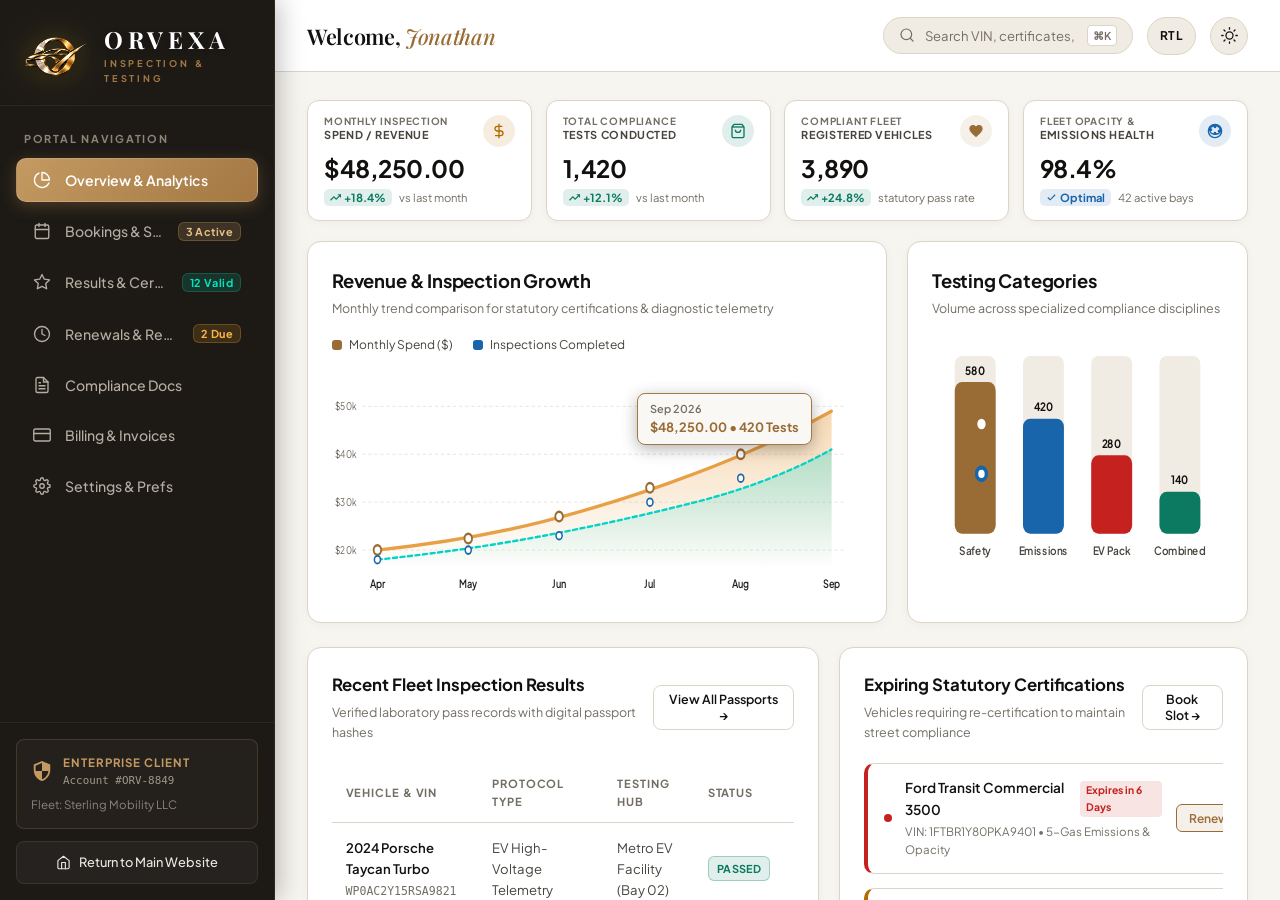
<file: dashboard.html>
<!DOCTYPE html>
<html lang="en" data-theme="light" dir="ltr">

<head>
    <meta charset="UTF-8">
  <script>
    (function () {
      var KEY = 'orvexa-theme', LEGACY = 'orvexa_theme', root = document.documentElement;
      try {
        var t = localStorage.getItem(KEY);
        if (!t) { t = localStorage.getItem(LEGACY); if (t) localStorage.setItem(KEY, t); }
        if (localStorage.getItem(LEGACY)) localStorage.removeItem(LEGACY);
        if (t === 'dark' || t === 'light') root.setAttribute('data-theme', t);
        window.addEventListener('storage', function (e) {
          if (e.key === KEY && (e.newValue === 'dark' || e.newValue === 'light')) {
            root.setAttribute('data-theme', e.newValue);
          }
        });
      } catch (err) { }
    })();
  </script>
    <meta name="viewport" content="width=device-width, initial-scale=1.0">
    <title>ORVEXA | Enterprise Fleet &amp; Client Telemetry Dashboard</title>
    <meta name="description"
        content="ORVEXA Enterprise Client Dashboard. Manage vehicle inspection slots, download certified digital passports, monitor emissions compliance, and track renewals.">

    <link rel="preconnect" href="https://fonts.googleapis.com">
    <link rel="preconnect" href="https://fonts.gstatic.com" crossorigin>
    <link
        href="https://fonts.googleapis.com/css2?family=Cormorant+Garamond:ital,wght@0,400;0,500;0,600;1,400&family=Playfair+Display:ital,wght@0,500;0,600;0,700;1,400&family=Plus+Jakarta+Sans:wght@300;400;500;600;700&family=JetBrains+Mono:wght@400;500;600&display=swap"
        rel="stylesheet">

    <link rel="stylesheet" href="index.css">
    <link rel="stylesheet" href="dashboard.css">
    <link rel="icon" type="image/png" href="assets/favicon.png">
    <link rel="apple-touch-icon" href="assets/apple-touch-icon.png">
</head>

<body class="dashboard-body">

    <div class="portal-wrapper">

        <aside class="portal-sidebar" id="portalSidebar">
            <div class="sidebar-brand-block">
                <a href="index.html" class="sidebar-brand-link" title="Return to ORVEXA Home">
                    <div class="sidebar-logo-symbol">
                        <img src="assets/brand-logo.png" alt="ORVEXA Emblem" class="brand-emblem-img">
                    </div>
                    <div class="sidebar-brand-text">
                        <span class="sidebar-brand-name">ORVEXA</span>
                        <span class="sidebar-brand-sub">INSPECTION &amp; TESTING</span>
                    </div>
                </a>
                <button type="button" class="sidebar-close-btn" id="sidebarCloseBtn" aria-label="Close sidebar navigation">&times;</button>
            </div>

            <div class="sidebar-nav-label">PORTAL NAVIGATION</div>

            <nav class="sidebar-nav" aria-label="Dashboard Navigation">
                <ul class="sidebar-nav-list">
                    <li class="sidebar-nav-item">
                        <button type="button" class="sidebar-nav-link active" data-tab="overview">
                            <span class="nav-icon">
                                <svg viewBox="0 0 24 24" fill="none" stroke="currentColor" stroke-width="1.8" stroke-linecap="round" stroke-linejoin="round">
                                    <path d="M21.21 15.89A10 10 0 1 1 8 2.83" />
                                    <path d="M22 12A10 10 0 0 0 12 2v10z" />
                                </svg>
                            </span>
                            <span class="nav-text">Overview &amp; Analytics</span>
                        </button>
                    </li>

                    <li class="sidebar-nav-item">
                        <button type="button" class="sidebar-nav-link" data-tab="bookings">
                            <span class="nav-icon">
                                <svg viewBox="0 0 24 24" fill="none" stroke="currentColor" stroke-width="1.8" stroke-linecap="round" stroke-linejoin="round">
                                    <rect x="3" y="4" width="18" height="18" rx="2" ry="2" />
                                    <line x1="16" y1="2" x2="16" y2="6" />
                                    <line x1="8" y1="2" x2="8" y2="6" />
                                    <line x1="3" y1="10" x2="21" y2="10" />
                                </svg>
                            </span>
                            <span class="nav-text">Bookings &amp; Slots</span>
                            <span class="nav-badge nav-badge-gold" id="badgeBookingCount">3 Active</span>
                        </button>
                    </li>

                    <li class="sidebar-nav-item">
                        <button type="button" class="sidebar-nav-link" data-tab="certificates">
                            <span class="nav-icon">
                                <svg viewBox="0 0 24 24" fill="none" stroke="currentColor" stroke-width="1.8" stroke-linecap="round" stroke-linejoin="round">
                                    <path d="M12 2l3.09 6.26L22 9.27l-5 4.87 1.18 6.88L12 17.77l-6.18 3.25L7 14.14 2 9.27l6.91-1.01L12 2z" />
                                </svg>
                            </span>
                            <span class="nav-text">Results &amp; Certificates</span>
                            <span class="nav-badge nav-badge-green">12 Valid</span>
                        </button>
                    </li>

                    <li class="sidebar-nav-item">
                        <button type="button" class="sidebar-nav-link" data-tab="reminders">
                            <span class="nav-icon">
                                <svg viewBox="0 0 24 24" fill="none" stroke="currentColor" stroke-width="1.8" stroke-linecap="round" stroke-linejoin="round">
                                    <circle cx="12" cy="12" r="10" />
                                    <polyline points="12 6 12 12 16 14" />
                                </svg>
                            </span>
                            <span class="nav-text">Renewals &amp; Reminders</span>
                            <span class="nav-badge nav-badge-amber">2 Due</span>
                        </button>
                    </li>

                    <li class="sidebar-nav-item">
                        <button type="button" class="sidebar-nav-link" data-tab="documents">
                            <span class="nav-icon">
                                <svg viewBox="0 0 24 24" fill="none" stroke="currentColor" stroke-width="1.8" stroke-linecap="round" stroke-linejoin="round">
                                    <path d="M14 2H6a2 2 0 0 0-2 2v16a2 2 0 0 0 2 2h12a2 2 0 0 0 2-2V8z" />
                                    <polyline points="14 2 14 8 20 8" />
                                    <line x1="16" y1="13" x2="8" y2="13" />
                                    <line x1="16" y1="17" x2="8" y2="17" />
                                    <polyline points="10 9 9 9 8 9" />
                                </svg>
                            </span>
                            <span class="nav-text">Compliance Docs</span>
                        </button>
                    </li>

                    <li class="sidebar-nav-item">
                        <button type="button" class="sidebar-nav-link" data-tab="payments">
                            <span class="nav-icon">
                                <svg viewBox="0 0 24 24" fill="none" stroke="currentColor" stroke-width="1.8" stroke-linecap="round" stroke-linejoin="round">
                                    <rect x="1" y="4" width="22" height="16" rx="2" ry="2" />
                                    <line x1="1" y1="10" x2="23" y2="10" />
                                </svg>
                            </span>
                            <span class="nav-text">Billing &amp; Invoices</span>
                        </button>
                    </li>

                    <li class="sidebar-nav-item">
                        <button type="button" class="sidebar-nav-link" data-tab="settings">
                            <span class="nav-icon">
                                <svg viewBox="0 0 24 24" fill="none" stroke="currentColor" stroke-width="1.8" stroke-linecap="round" stroke-linejoin="round">
                                    <circle cx="12" cy="12" r="3" />
                                    <path d="M19.4 15a1.65 1.65 0 0 0 .33 1.82l.06.06a2 2 0 0 1 0 2.83 2 2 0 0 1-2.83 0l-.06-.06a1.65 1.65 0 0 0-1.82-.33 1.65 1.65 0 0 0-1 1.51V21a2 2 0 0 1-2 2 2 2 0 0 1-2-2v-.09A1.65 1.65 0 0 0 9 19.4a1.65 1.65 0 0 0-1.82.33l-.06.06a2 2 0 0 1-2.83 0 2 2 0 0 1 0-2.83l.06-.06a1.65 1.65 0 0 0 .33-1.82 1.65 1.65 0 0 0-1.51-1H3a2 2 0 0 1-2-2 2 2 0 0 1 2-2h.09A1.65 1.65 0 0 0 4.6 9a1.65 1.65 0 0 0-.33-1.82l-.06-.06a2 2 0 0 1 0-2.83 2 2 0 0 1 2.83 0l.06.06a1.65 1.65 0 0 0 1.82.33H9a1.65 1.65 0 0 0 1-1.51V3a2 2 0 0 1 2-2 2 2 0 0 1 2 2v.09a1.65 1.65 0 0 0 1 1.51 1.65 1.65 0 0 0 1.82-.33l.06-.06a2 2 0 0 1 2.83 0 2 2 0 0 1 0 2.83l-.06.06a1.65 1.65 0 0 0-.33 1.82V9a1.65 1.65 0 0 0 1.51 1H21a2 2 0 0 1 2 2 2 2 0 0 1-2 2h-.09a1.65 1.65 0 0 0-1.51 1z" />
                                </svg>
                            </span>
                            <span class="nav-text">Settings &amp; Prefs</span>
                        </button>
                    </li>
                </ul>
            </nav>

            <div class="sidebar-bottom-block">
                <div class="vip-account-card">
                    <div class="vip-card-header">
                        <span class="vip-shield-icon">
                            <svg viewBox="0 0 24 24" fill="currentColor">
                                <path d="M12 1L3 5v6c0 5.55 3.84 10.74 9 12 5.16-1.26 9-6.45 9-12V5l-9-4zm0 10.99h7c-.53 4.12-3.28 7.79-7 8.94V12H5V6.3l7-3.11v8.8z" />
                            </svg>
                        </span>
                        <div class="vip-info">
                            <span class="vip-title">ENTERPRISE CLIENT</span>
                            <span class="vip-id">Account #ORV-8849</span>
                        </div>
                    </div>
                    <div class="vip-meta">Fleet: Sterling Mobility LLC</div>
                </div>

                <a href="index.html" class="btn-return-home" title="Return to Main Website">
                    <svg viewBox="0 0 24 24" fill="none" stroke="currentColor" stroke-width="1.8" stroke-linecap="round" stroke-linejoin="round">
                        <path d="M3 9l9-7 9 7v11a2 2 0 0 1-2 2H5a2 2 0 0 1-2-2z" />
                        <polyline points="9 22 9 12 15 12 15 22" />
                    </svg>
                    <span>Return to Main Website</span>
                </a>
            </div>
        </aside>

        <div class="sidebar-backdrop" id="sidebarBackdrop"></div>

        <div class="portal-main-area">

            <header class="portal-topbar">
                <div class="topbar-left">
                    <button type="button" class="mobile-sidebar-toggle" id="mobileSidebarToggle" aria-label="Open sidebar menu">
                        <span></span>
                        <span></span>
                        <span></span>
                    </button>
                    <div class="topbar-welcome-block">
                        <h1 class="topbar-welcome-title">
                            Welcome, <span class="client-name-highlight">Jonathan</span>
                        </h1>
                    </div>
                </div>

                <div class="topbar-right">
                    <div class="topbar-search-box">
                        <svg class="search-icon" viewBox="0 0 24 24" fill="none" stroke="currentColor" stroke-width="1.8" stroke-linecap="round" stroke-linejoin="round">
                            <circle cx="11" cy="11" r="8" />
                            <line x1="21" y1="21" x2="16.65" y2="16.65" />
                        </svg>
                        <input type="text" id="topbarSearchInput" class="topbar-search-input" placeholder="Search VIN, certificates, records..." aria-label="Search records">
                        <span class="search-kbd">⌘K</span>
                    </div>

                    <button type="button" class="topbar-btn rtl-toggle-btn" id="portalRtlToggle" title="Toggle Text Direction (RTL / LTR)">
                        <span id="portalRtlText">RTL</span>
                    </button>

                    <button type="button" class="topbar-btn theme-toggle-btn" id="portalThemeToggle" title="Toggle Color Theme (Light / Dark)">
                        <span class="theme-icon-sun" title="Light Theme">
                            <svg viewBox="0 0 24 24" fill="none" stroke="currentColor" stroke-width="1.8" stroke-linecap="round" stroke-linejoin="round">
                                <circle cx="12" cy="12" r="5" />
                                <line x1="12" y1="1" x2="12" y2="3" />
                                <line x1="12" y1="21" x2="12" y2="23" />
                                <line x1="4.22" y1="4.22" x2="5.64" y2="5.64" />
                                <line x1="18.36" y1="18.36" x2="19.78" y2="19.78" />
                                <line x1="1" y1="12" x2="3" y2="12" />
                                <line x1="21" y1="12" x2="23" y2="12" />
                                <line x1="4.22" y1="19.78" x2="5.64" y2="18.36" />
                                <line x1="18.36" y1="5.64" x2="19.78" y2="4.22" />
                            </svg>
                        </span>
                        <span class="theme-icon-moon" title="Dark Theme">
                            <svg viewBox="0 0 24 24" fill="none" stroke="currentColor" stroke-width="1.8" stroke-linecap="round" stroke-linejoin="round">
                                <path d="M21 12.79A9 9 0 1 1 11.21 3 7 7 0 0 0 21 12.79z" />
                            </svg>
                        </span>
                    </button>

                </div>
            </header>

            <main class="portal-content-body">

                <section class="portal-tab-panel active" id="tab-overview">
                    <div class="kpi-metrics-grid">
                        <div class="kpi-card">
                            <div class="kpi-card-header">
                                <div class="kpi-label-block">
                                    <span class="kpi-super-title">MONTHLY INSPECTION</span>
                                    <span class="kpi-sub-title">SPEND / REVENUE</span>
                                </div>
                                <div class="kpi-icon-pill icon-pill-amber">
                                    <svg viewBox="0 0 24 24" fill="none" stroke="currentColor" stroke-width="2">
                                        <line x1="12" y1="1" x2="12" y2="23" />
                                        <path d="M17 5H9.5a3.5 3.5 0 0 0 0 7h5a3.5 3.5 0 0 1 0 7H6" />
                                    </svg>
                                </div>
                            </div>
                            <div class="kpi-value-row">
                                <span class="kpi-value-num">$48,250.00</span>
                            </div>
                            <div class="kpi-footer-row">
                                <span class="trend-badge trend-up">
                                    <svg viewBox="0 0 24 24" fill="none" stroke="currentColor" stroke-width="2.5"><polyline points="23 6 13.5 15.5 8.5 10.5 1 18" /><polyline points="17 6 23 6 23 12" /></svg>
                                    <span>+18.4%</span>
                                </span>
                                <span class="trend-caption">vs last month</span>
                            </div>
                        </div>

                        <div class="kpi-card">
                            <div class="kpi-card-header">
                                <div class="kpi-label-block">
                                    <span class="kpi-super-title">TOTAL COMPLIANCE</span>
                                    <span class="kpi-sub-title">TESTS CONDUCTED</span>
                                </div>
                                <div class="kpi-icon-pill icon-pill-emerald">
                                    <svg viewBox="0 0 24 24" fill="none" stroke="currentColor" stroke-width="2">
                                        <path d="M6 2L3 6v14a2 2 0 0 0 2 2h14a2 2 0 0 0 2-2V6l-3-4z" />
                                        <line x1="3" y1="6" x2="21" y2="6" />
                                        <path d="M16 10a4 4 0 0 1-8 0" />
                                    </svg>
                                </div>
                            </div>
                            <div class="kpi-value-row">
                                <span class="kpi-value-num">1,420</span>
                            </div>
                            <div class="kpi-footer-row">
                                <span class="trend-badge trend-up">
                                    <svg viewBox="0 0 24 24" fill="none" stroke="currentColor" stroke-width="2.5"><polyline points="23 6 13.5 15.5 8.5 10.5 1 18" /><polyline points="17 6 23 6 23 12" /></svg>
                                    <span>+12.1%</span>
                                </span>
                                <span class="trend-caption">vs last month</span>
                            </div>
                        </div>

                        <div class="kpi-card">
                            <div class="kpi-card-header">
                                <div class="kpi-label-block">
                                    <span class="kpi-super-title">COMPLIANT FLEET</span>
                                    <span class="kpi-sub-title">REGISTERED VEHICLES</span>
                                </div>
                                <div class="kpi-icon-pill icon-pill-gold">
                                    <svg viewBox="0 0 24 24" fill="currentColor">
                                        <path d="M12 21.35l-1.45-1.32C5.4 15.36 2 12.28 2 8.5 2 5.42 4.42 3 7.5 3c1.74 0 3.41.81 4.5 2.09C13.09 3.81 14.76 3 16.5 3 19.58 3 22 5.42 22 8.5c0 3.78-3.4 6.86-8.55 11.54L12 21.35z" />
                                    </svg>
                                </div>
                            </div>
                            <div class="kpi-value-row">
                                <span class="kpi-value-num">3,890</span>
                            </div>
                            <div class="kpi-footer-row">
                                <span class="trend-badge trend-up">
                                    <svg viewBox="0 0 24 24" fill="none" stroke="currentColor" stroke-width="2.5"><polyline points="23 6 13.5 15.5 8.5 10.5 1 18" /><polyline points="17 6 23 6 23 12" /></svg>
                                    <span>+24.8%</span>
                                </span>
                                <span class="trend-caption">statutory pass rate</span>
                            </div>
                        </div>

                        <div class="kpi-card">
                            <div class="kpi-card-header">
                                <div class="kpi-label-block">
                                    <span class="kpi-super-title">FLEET OPACITY &amp;</span>
                                    <span class="kpi-sub-title">EMISSIONS HEALTH</span>
                                </div>
                                <div class="kpi-icon-pill icon-pill-cyan">
                                    <svg viewBox="0 0 24 24" fill="none" stroke="currentColor" stroke-width="2">
                                        <path d="M12 2a10 10 0 1 0 10 10A10 10 0 0 0 12 2zm1 14.93V15a1 1 0 0 0-2 0v1.93A8 8 0 0 1 4.07 11H6a1 1 0 0 0 0-2H4.07A8 8 0 0 1 11 4.07V6a1 1 0 0 0 2 0V4.07A8 8 0 0 1 19.93 11H18a1 1 0 0 0 0 2h1.93A8 8 0 0 1 13 16.93z" />
                                    </svg>
                                </div>
                            </div>
                            <div class="kpi-value-row">
                                <span class="kpi-value-num">98.4%</span>
                            </div>
                            <div class="kpi-footer-row">
                                <span class="trend-badge trend-optimal">
                                    <svg viewBox="0 0 24 24" fill="none" stroke="currentColor" stroke-width="2.5"><polyline points="20 6 9 17 4 12" /></svg>
                                    <span>Optimal</span>
                                </span>
                                <span class="trend-caption">42 active bays</span>
                            </div>
                        </div>
                    </div>

                    <div class="portal-charts-grid">
                        <div class="chart-card chart-card-wide">
                            <div class="chart-card-top">
                                <div>
                                    <h3 class="chart-title">Revenue &amp; Inspection Growth</h3>
                                    <p class="chart-desc">Monthly trend comparison for statutory certifications &amp; diagnostic telemetry</p>
                                </div>

                            </div>

                            <div class="chart-legend-strip">
                                <div class="legend-item">
                                    <span class="legend-box legend-purple"></span>
                                    <span class="legend-text">Monthly Spend ($)</span>
                                </div>
                                <div class="legend-item">
                                    <span class="legend-box legend-cyan"></span>
                                    <span class="legend-text">Inspections Completed</span>
                                </div>
                            </div>

                            <div class="chart-svg-viewport" id="growthChartContainer">
                                <svg class="growth-chart-svg" viewBox="0 0 700 240" preserveAspectRatio="none">
                                    <defs>
                                        <linearGradient id="purpleGrad" x1="0" y1="0" x2="0" y2="1">
                                            <stop offset="0%" stop-color="#E8A045" stop-opacity="0.40" />
                                            <stop offset="100%" stop-color="#E8A045" stop-opacity="0.0" />
                                        </linearGradient>
                                        <linearGradient id="cyanGrad" x1="0" y1="0" x2="0" y2="1">
                                            <stop offset="0%" stop-color="#00D4C8" stop-opacity="0.28" />
                                            <stop offset="100%" stop-color="#00D4C8" stop-opacity="0.0" />
                                        </linearGradient>
                                    </defs>

                                    <line x1="40" y1="40" x2="680" y2="40" stroke="var(--border-subtle)" stroke-dasharray="4,4" />
                                    <line x1="40" y1="90" x2="680" y2="90" stroke="var(--border-subtle)" stroke-dasharray="4,4" />
                                    <line x1="40" y1="140" x2="680" y2="140" stroke="var(--border-subtle)" stroke-dasharray="4,4" />
                                    <line x1="40" y1="190" x2="680" y2="190" stroke="var(--border-subtle)" stroke-dasharray="4,4" />

                                    <text x="32" y="44" class="chart-axis-text" text-anchor="end">$50k</text>
                                    <text x="32" y="94" class="chart-axis-text" text-anchor="end">$40k</text>
                                    <text x="32" y="144" class="chart-axis-text" text-anchor="end">$30k</text>
                                    <text x="32" y="194" class="chart-axis-text" text-anchor="end">$20k</text>

                                    <path id="purpleArea" d="M 60 190 Q 180 180 280 160 T 480 110 T 660 45 L 660 210 L 60 210 Z" fill="url(#purpleGrad)" />
                                    <path id="cyanArea" d="M 60 200 Q 180 190 280 175 T 480 140 T 660 85 L 660 210 L 60 210 Z" fill="url(#cyanGrad)" />

                                    <path id="purpleLine" d="M 60 190 Q 180 180 280 160 T 480 110 T 660 45" fill="none" stroke="#E8A045" stroke-width="3.5" stroke-linecap="round" />
                                    <path id="cyanLine" d="M 60 200 Q 180 190 280 175 T 480 140 T 660 85" fill="none" stroke="#00D4C8" stroke-width="2.5" stroke-linecap="round" stroke-dasharray="6,4" />

                                    <circle cx="60" cy="190" r="5" class="chart-dot chart-dot-purple" data-tooltip="Apr: $21,400" />
                                    <circle cx="180" cy="178" r="5" class="chart-dot chart-dot-purple" data-tooltip="May: $24,800" />
                                    <circle cx="300" cy="155" r="5" class="chart-dot chart-dot-purple" data-tooltip="Jun: $29,200" />
                                    <circle cx="420" cy="125" r="5" class="chart-dot chart-dot-purple" data-tooltip="Jul: $36,100" />
                                    <circle cx="540" cy="90" r="5" class="chart-dot chart-dot-purple" data-tooltip="Aug: $41,900" />
                                    <circle cx="660" cy="45" r="6" class="chart-dot chart-dot-purple active-knot" data-tooltip="Sep: $48,250" />

                                    <circle cx="60" cy="200" r="4" class="chart-dot chart-dot-cyan" data-tooltip="Apr: 180 Tests" />
                                    <circle cx="180" cy="190" r="4" class="chart-dot chart-dot-cyan" data-tooltip="May: 210 Tests" />
                                    <circle cx="300" cy="175" r="4" class="chart-dot chart-dot-cyan" data-tooltip="Jun: 245 Tests" />
                                    <circle cx="420" cy="140" r="4" class="chart-dot chart-dot-cyan" data-tooltip="Jul: 310 Tests" />
                                    <circle cx="540" cy="115" r="4" class="chart-dot chart-dot-cyan" data-tooltip="Aug: 360 Tests" />
                                    <circle cx="660" cy="85" r="5" class="chart-dot chart-dot-cyan active-knot" data-tooltip="Sep: 420 Tests" />

                                    <text x="60" y="230" class="chart-month-text" text-anchor="middle">Apr</text>
                                    <text x="180" y="230" class="chart-month-text" text-anchor="middle">May</text>
                                    <text x="300" y="230" class="chart-month-text" text-anchor="middle">Jun</text>
                                    <text x="420" y="230" class="chart-month-text" text-anchor="middle">Jul</text>
                                    <text x="540" y="230" class="chart-month-text" text-anchor="middle">Aug</text>
                                    <text x="660" y="230" class="chart-month-text" text-anchor="middle">Sep</text>
                                </svg>

                                <div class="chart-floating-tooltip" id="chartTooltip">
                                    <div class="tooltip-month">Sep 2026</div>
                                    <div class="tooltip-stat">$48,250.00 &bull; 420 Tests</div>
                                </div>
                            </div>
                        </div>

                        <div class="chart-card chart-card-narrow">
                            <div class="chart-card-top">
                                <div>
                                    <h3 class="chart-title">Testing Categories</h3>
                                    <p class="chart-desc">Volume across specialized compliance disciplines</p>
                                </div>
                            </div>

                            <div class="barchart-viewport">
                                <svg class="barchart-svg" viewBox="0 0 320 220" preserveAspectRatio="none">
                                    <rect x="25" y="20" width="45" height="170" rx="8" class="bar-track" />
                                    <rect x="100" y="20" width="45" height="170" rx="8" class="bar-track" />
                                    <rect x="175" y="20" width="45" height="170" rx="8" class="bar-track" />
                                    <rect x="250" y="20" width="45" height="170" rx="8" class="bar-track" />

                                    <rect x="25" y="45" width="45" height="145" rx="8" class="bar-fill bar-fill-amber" data-bar-label="Safety Inspection: 580" />
                                    <rect x="100" y="80" width="45" height="110" rx="8" class="bar-fill bar-fill-teal" data-bar-label="5-Gas Emissions: 420" />
                                    <rect x="175" y="115" width="45" height="75" rx="8" class="bar-fill bar-fill-coral" data-bar-label="EV Battery Health: 280" />
                                    <rect x="250" y="150" width="45" height="40" rx="8" class="bar-fill bar-fill-slate" data-bar-label="Combined Protocol: 140" />

                                    <text x="47.5" y="38" class="bar-value-text" text-anchor="middle">580</text>
                                    <text x="122.5" y="73" class="bar-value-text" text-anchor="middle">420</text>
                                    <text x="197.5" y="108" class="bar-value-text" text-anchor="middle">280</text>
                                    <text x="272.5" y="143" class="bar-value-text" text-anchor="middle">140</text>

                                    <text x="47.5" y="210" class="bar-cat-text" text-anchor="middle">Safety</text>
                                    <text x="122.5" y="210" class="bar-cat-text" text-anchor="middle">Emissions</text>
                                    <text x="197.5" y="210" class="bar-cat-text" text-anchor="middle">EV Pack</text>
                                    <text x="272.5" y="210" class="bar-cat-text" text-anchor="middle">Combined</text>
                                </svg>
                            </div>
                        </div>
                    </div>

                    <div class="portal-grid-2col">
                        <div class="panel-card">
                            <div class="panel-card-header">
                                <div>
                                    <h3 class="pch-card-title">Recent Fleet Inspection Results</h3>
                                    <p class="pch-card-desc">Verified laboratory pass records with digital passport hashes</p>
                                </div>
                                <button type="button" class="btn-outline-sm" onclick="switchTab('certificates')">View All Passports &rarr;</button>
                            </div>
                            <div class="table-responsive table-scrollable custom-scrollbar">
                                <table class="portal-table">
                                    <thead>
                                        <tr>
                                            <th>Vehicle &amp; VIN</th>
                                            <th>Protocol Type</th>
                                            <th>Testing Hub</th>
                                            <th>Status</th>
                                            <th>Certificate</th>
                                        </tr>
                                    </thead>
                                    <tbody id="quickRecentTbody">
                                        <tr>
                                            <td>
                                                <div class="tbl-veh-title">2024 Porsche Taycan Turbo</div>
                                                <span class="tbl-vin">WP0AC2Y15RSA9821</span>
                                            </td>
                                            <td>EV High-Voltage Telemetry</td>
                                            <td>Metro EV Facility (Bay 02)</td>
                                            <td><span class="status-pill status-pass">PASSED</span></td>
                                            <td><button type="button" class="btn-view-token" onclick="openCertModal('WP0AC2Y15RSA9821', '2024 Porsche Taycan Turbo', 'EV High-Voltage Telemetry', 'ORV-2026-X9821')">Passport &rarr;</button></td>
                                        </tr>
                                        <tr>
                                            <td>
                                                <div class="tbl-veh-title">2023 Tesla Model S Plaid</div>
                                                <span class="tbl-vin">5YJSA1E28PF8120</span>
                                            </td>
                                            <td>5-Gas Spectrometry &amp; Chassis</td>
                                            <td>Central HQ (Bay 01)</td>
                                            <td><span class="status-pill status-pass">PASSED</span></td>
                                            <td><button type="button" class="btn-view-token" onclick="openCertModal('5YJSA1E28PF8120', '2023 Tesla Model S Plaid', '5-Gas Spectrometry', 'ORV-2026-X8120')">Passport &rarr;</button></td>
                                        </tr>
                                        <tr>
                                            <td>
                                                <div class="tbl-veh-title">2024 Mercedes EQS 450+</div>
                                                <span class="tbl-vin">W1KCG2EB6PA0452</span>
                                            </td>
                                            <td>Full Statutory Safety</td>
                                            <td>Central HQ (Bay 04)</td>
                                            <td><span class="status-pill status-pass">PASSED</span></td>
                                            <td><button type="button" class="btn-view-token" onclick="openCertModal('W1KCG2EB6PA0452', '2024 Mercedes EQS 450+', 'Full Statutory Safety', 'ORV-2026-X0452')">Passport &rarr;</button></td>
                                        </tr>
                                        <tr>
                                            <td>
                                                <div class="tbl-veh-title">2024 Lucid Gravity SUV</div>
                                                <span class="tbl-vin">7SPSG3F24RA0882</span>
                                            </td>
                                            <td>CARB Optical Spectrometry</td>
                                            <td>Metro EV Facility (Bay 03)</td>
                                            <td><span class="status-pill status-pass">PASSED</span></td>
                                            <td><button type="button" class="btn-view-token" onclick="openCertModal('7SPSG3F24RA0882', '2024 Lucid Gravity SUV', 'CARB Optical Spectrometry', 'ORV-2026-X0882')">Passport &rarr;</button></td>
                                        </tr>
                                        <tr>
                                            <td>
                                                <div class="tbl-veh-title">2023 BMW i7 xDrive60</div>
                                                <span class="tbl-vin">WBA53EJ08PCA3901</span>
                                            </td>
                                            <td>1000V Galvanic Isolation</td>
                                            <td>Central HQ (Bay 02)</td>
                                            <td><span class="status-pill status-pass">PASSED</span></td>
                                            <td><button type="button" class="btn-view-token" onclick="openCertModal('WBA53EJ08PCA3901', '2023 BMW i7 xDrive60', '1000V Galvanic Isolation', 'ORV-2026-X3901')">Passport &rarr;</button></td>
                                        </tr>
                                        <tr>
                                            <td>
                                                <div class="tbl-veh-title">2022 Rivian R1T Launch Edition</div>
                                                <span class="tbl-vin">7PDSGABA4NN0038</span>
                                            </td>
                                            <td>High-Voltage Isolation Check</td>
                                            <td>Metro EV Facility (Bay 01)</td>
                                            <td><span class="status-pill status-pass">PASSED</span></td>
                                            <td><button type="button" class="btn-view-token" onclick="openCertModal('7PDSGABA4NN0038', '2022 Rivian R1T Launch Edition', 'High-Voltage Isolation', 'ORV-2026-X0038')">Passport &rarr;</button></td>
                                        </tr>
                                    </tbody>
                                </table>
                            </div>
                        </div>

                        <div class="panel-card">
                            <div class="panel-card-header">
                                <div>
                                    <h3 class="pch-card-title">Expiring Statutory Certifications</h3>
                                    <p class="pch-card-desc">Vehicles requiring re-certification to maintain street compliance</p>
                                </div>
                                <button type="button" class="btn-outline-sm" onclick="switchTab('bookings')">Book Slot &rarr;</button>
                            </div>

                            <div class="renewals-quick-list custom-scrollbar">
                                <div class="renewal-item urgent">
                                    <div class="renewal-urgency-dot"></div>
                                    <div class="renewal-body">
                                        <div class="renewal-name-row">
                                            <span class="renewal-veh">Ford Transit Commercial 3500</span>
                                            <span class="renewal-badge-urgent">Expires in 6 Days</span>
                                        </div>
                                        <div class="renewal-sub">VIN: 1FTBR1Y80PKA9401 &bull; 5-Gas Emissions &amp; Opacity</div>
                                    </div>
                                    <button type="button" class="btn-renew-pill" onclick="prefillBooking('1FTBR1Y80PKA9401', 'Ford Transit Commercial 3500', '5-Gas Optical Spectrometry')">Renew Slot</button>
                                </div>

                                <div class="renewal-item warning">
                                    <div class="renewal-urgency-dot"></div>
                                    <div class="renewal-body">
                                        <div class="renewal-name-row">
                                            <span class="renewal-veh">2022 Rivian R1T Launch Edition</span>
                                            <span class="renewal-badge-warning">Expires in 18 Days</span>
                                        </div>
                                        <div class="renewal-sub">VIN: 7PDSGABA4NN0038 &bull; High-Voltage Pack Isolation</div>
                                    </div>
                                    <button type="button" class="btn-renew-pill" onclick="prefillBooking('7PDSGABA4NN0038', '2022 Rivian R1T Launch Edition', 'EV & Hybrid Telemetry')">Renew Slot</button>
                                </div>

                                <div class="renewal-item normal">
                                    <div class="renewal-urgency-dot"></div>
                                    <div class="renewal-body">
                                        <div class="renewal-name-row">
                                            <span class="renewal-veh">2023 Lucid Air Touring</span>
                                            <span class="renewal-badge-safe">Expires in 45 Days</span>
                                        </div>
                                        <div class="renewal-sub">VIN: 7SPSG2E13PA0129 &bull; Annual Safety Recertification</div>
                                    </div>
                                    <button type="button" class="btn-renew-pill" onclick="prefillBooking('7SPSG2E13PA0129', '2023 Lucid Air Touring', 'Safety Inspection')">Schedule</button>
                                </div>

                                <div class="renewal-item normal">
                                    <div class="renewal-urgency-dot"></div>
                                    <div class="renewal-body">
                                        <div class="renewal-name-row">
                                            <span class="renewal-veh">Mercedes Sprinter 2500 Cargo</span>
                                            <span class="renewal-badge-safe">Expires in 52 Days</span>
                                        </div>
                                        <div class="renewal-sub">VIN: WD3PF0CD8RP2189 &bull; Annual Brake Adhesion Audit</div>
                                    </div>
                                    <button type="button" class="btn-renew-pill" onclick="prefillBooking('WD3PF0CD8RP2189', 'Mercedes Sprinter 2500 Cargo', 'Safety Inspection')">Schedule</button>
                                </div>

                                <div class="renewal-item normal">
                                    <div class="renewal-urgency-dot"></div>
                                    <div class="renewal-body">
                                        <div class="renewal-name-row">
                                            <span class="renewal-veh">2024 Tesla Model S Plaid Fleet</span>
                                            <span class="renewal-badge-safe">Expires in 64 Days</span>
                                        </div>
                                        <div class="renewal-sub">VIN: 5YJSA1E28PF8120 &bull; High-Voltage Telemetry</div>
                                    </div>
                                    <button type="button" class="btn-renew-pill" onclick="prefillBooking('5YJSA1E28PF8120', '2024 Tesla Model S Plaid Fleet', 'EV & Hybrid Telemetry')">Schedule</button>
                                </div>

                                <div class="renewal-item normal">
                                    <div class="renewal-urgency-dot"></div>
                                    <div class="renewal-body">
                                        <div class="renewal-name-row">
                                            <span class="renewal-veh">Freightliner eCascadia Semi #12</span>
                                            <span class="renewal-badge-safe">Expires in 78 Days</span>
                                        </div>
                                        <div class="renewal-sub">VIN: 1FUJBBCK4RP4012 &bull; Heavy Commercial Dyno</div>
                                    </div>
                                    <button type="button" class="btn-renew-pill" onclick="prefillBooking('1FUJBBCK4RP4012', 'Freightliner eCascadia Semi #12', 'Heavy Commercial Dyno')">Schedule</button>
                                </div>
                            </div>
                        </div>
                    </div>
                </section>

                <section class="portal-tab-panel" id="tab-bookings">
                    <div class="tab-header-banner">
                        <div>
                            <span class="banner-eyebrow">CUSTOMER TESTING DISPATCH CONSOLE</span>
                            <h2 class="banner-title">Book an Inspection Appointment Slot</h2>
                            <p class="banner-desc">Reserve priority bay access for statutory emissions, Horiba gas optical analysis, or EV chassis certification.</p>
                        </div>
                    </div>

                    <div class="portal-grid-2col">
                        <div class="panel-card">
                            <h3 class="form-section-title">Schedule New Appointment Slot</h3>
                            <div class="booking-form-scroll custom-scrollbar">
                            <form id="dashBookingForm" onsubmit="handleDashBookingSubmit(event)" class="booking-form-inner">
                                <div class="form-row-2">
                                    <div class="form-group">
                                        <label for="dbHub" class="dash-label">Testing Facility Hub</label>
                                        <select id="dbHub" class="dash-select" required>
                                            <option value="Central Metrology HQ (48 Calibration Dr)">Central Metrology HQ (Tech District)</option>
                                            <option value="Metro EV &amp; Telemetry Hub (128 Precision Way)">Metro EV &amp; Telemetry Hub (Suite A)</option>
                                            <option value="Commercial Freight Bay (70 Aviation Blvd)">Commercial Freight Bay (Bay 4)</option>
                                        </select>
                                    </div>
                                    <div class="form-group">
                                        <label for="dbProtocol" class="dash-label">Inspection Protocol Tier</label>
                                        <select id="dbProtocol" class="dash-select" required>
                                            <option value="Combined Safety &amp; 5-Gas Emissions">Combined Safety &amp; 5-Gas Emissions ($320)</option>
                                            <option value="5-Gas Optical Spectrometry">5-Gas Optical Spectrometry ($180)</option>
                                            <option value="Full Statutory Safety Protocol">Full Statutory Safety Protocol ($160)</option>
                                            <option value="EV Battery &amp; High-Voltage Telemetry">EV Battery &amp; High-Voltage Telemetry ($240)</option>
                                        </select>
                                    </div>
                                </div>

                                <div class="form-row-2">
                                    <div class="form-group">
                                        <label for="dbDate" class="dash-label">Preferred Date</label>
                                        <input type="date" id="dbDate" class="dash-input" required>
                                    </div>
                                    <div class="form-group">
                                        <label for="dbTime" class="dash-label">Bay Arrival Window</label>
                                        <select id="dbTime" class="dash-select" required>
                                            <option value="08:30 AM – 09:30 AM (Priority Slot)">08:30 AM – 09:30 AM (Priority Slot)</option>
                                            <option value="10:00 AM – 11:00 AM">10:00 AM – 11:00 AM</option>
                                            <option value="01:30 PM – 02:30 PM">01:30 PM – 02:30 PM</option>
                                            <option value="03:30 PM – 04:30 PM">03:30 PM – 04:30 PM</option>
                                        </select>
                                    </div>
                                </div>

                                <div class="form-row-2">
                                    <div class="form-group">
                                        <label for="dbVehicle" class="dash-label">Vehicle Make &amp; Model</label>
                                        <input type="text" id="dbVehicle" class="dash-input" placeholder="e.g. 2024 Porsche Taycan Turbo" required>
                                    </div>
                                    <div class="form-group">
                                        <label for="dbVin" class="dash-label">17-Digit VIN Number</label>
                                        <input type="text" id="dbVin" class="dash-input" placeholder="e.g. WP0AC2Y15RSA9821" maxlength="17" required>
                                    </div>
                                </div>

                                <div class="form-group">
                                    <label for="dbNotes" class="dash-label">Special Telemetry Instructions (Optional)</label>
                                    <textarea id="dbNotes" class="dash-textarea" rows="2" placeholder="Specify dyno load requirements, high-voltage disconnect steps, or fleet ID codes..."></textarea>
                                </div>

                                <div class="form-actions-row">
                                    <button type="submit" class="btn-primary-hero btn-dash-submit" id="btnSubmitSlot">
                                        <span>Confirm &amp; Lock Inspection Slot</span>
                                        <span class="btn-arrow">&rarr;</span>
                                    </button>
                                </div>
                            </form>
                            </div>
                        </div>

                        <div class="panel-card">
                            <div class="panel-card-header">
                                <h3 class="form-section-title">Your Scheduled Inspection Slots</h3>
                                <span class="badge-record-count">5 Active Bookings</span>
                            </div>
                            <div class="scheduled-slots-list custom-scrollbar" id="scheduledSlotsContainer">
                                <div class="slot-card active-slot">
                                    <div class="slot-time-col">
                                        <span class="slot-day">SEPT 28</span>
                                        <span class="slot-hour">09:30 AM</span>
                                    </div>
                                    <div class="slot-details-col">
                                        <div class="slot-veh-title">2024 Porsche Taycan Turbo</div>
                                        <div class="slot-meta-strip">
                                            <span>VIN: WP0AC2Y15RSA9821</span>
                                            <span>&bull;</span>
                                            <span>Central HQ Bay 04</span>
                                        </div>
                                        <span class="slot-tier-pill">EV High-Voltage Telemetry</span>
                                    </div>
                                    <div class="slot-actions-col">
                                        <span class="status-pill status-scheduled">CONFIRMED</span>
                                        <button type="button" class="btn-slot-cancel" onclick="cancelSlot(this)">Cancel</button>
                                    </div>
                                </div>

                                <div class="slot-card active-slot">
                                    <div class="slot-time-col">
                                        <span class="slot-day">OCT 02</span>
                                        <span class="slot-hour">01:30 PM</span>
                                    </div>
                                    <div class="slot-details-col">
                                        <div class="slot-veh-title">Ford Transit Commercial 3500</div>
                                        <div class="slot-meta-strip">
                                            <span>VIN: 1FTBR1Y80PKA9401</span>
                                            <span>&bull;</span>
                                            <span>Commercial Freight Bay</span>
                                        </div>
                                        <span class="slot-tier-pill">5-Gas Opacity Protocol</span>
                                    </div>
                                    <div class="slot-actions-col">
                                        <span class="status-pill status-scheduled">CONFIRMED</span>
                                        <button type="button" class="btn-slot-cancel" onclick="cancelSlot(this)">Cancel</button>
                                    </div>
                                </div>

                                <div class="slot-card active-slot">
                                    <div class="slot-time-col">
                                        <span class="slot-day">OCT 08</span>
                                        <span class="slot-hour">11:00 AM</span>
                                    </div>
                                    <div class="slot-details-col">
                                        <div class="slot-veh-title">2023 Tesla Model S Plaid</div>
                                        <div class="slot-meta-strip">
                                            <span>VIN: 5YJSA1E28PF8120</span>
                                            <span>&bull;</span>
                                            <span>Metro EV Hub Suite A</span>
                                        </div>
                                        <span class="slot-tier-pill">Sub-Millimeter Chassis Dyno</span>
                                    </div>
                                    <div class="slot-actions-col">
                                        <span class="status-pill status-scheduled">CONFIRMED</span>
                                        <button type="button" class="btn-slot-cancel" onclick="cancelSlot(this)">Cancel</button>
                                    </div>
                                </div>

                                <div class="slot-card active-slot">
                                    <div class="slot-time-col">
                                        <span class="slot-day">OCT 14</span>
                                        <span class="slot-hour">02:00 PM</span>
                                    </div>
                                    <div class="slot-details-col">
                                        <div class="slot-veh-title">2022 Rivian R1T Launch Edition</div>
                                        <div class="slot-meta-strip">
                                            <span>VIN: 7PDSGABA4NN0038</span>
                                            <span>&bull;</span>
                                            <span>High-Voltage Pack Bay</span>
                                        </div>
                                        <span class="slot-tier-pill">EV &amp; Hybrid Telemetry</span>
                                    </div>
                                    <div class="slot-actions-col">
                                        <span class="status-pill status-scheduled">CONFIRMED</span>
                                        <button type="button" class="btn-slot-cancel" onclick="cancelSlot(this)">Cancel</button>
                                    </div>
                                </div>

                                <div class="slot-card active-slot">
                                    <div class="slot-time-col">
                                        <span class="slot-day">OCT 22</span>
                                        <span class="slot-hour">10:30 AM</span>
                                    </div>
                                    <div class="slot-details-col">
                                        <div class="slot-veh-title">2023 Lucid Air Grand Touring</div>
                                        <div class="slot-meta-strip">
                                            <span>VIN: 7SPSG2E13PA0129</span>
                                            <span>&bull;</span>
                                            <span>Central HQ Bay 03</span>
                                        </div>
                                        <span class="slot-tier-pill">Statutory Safety Protocol</span>
                                    </div>
                                    <div class="slot-actions-col">
                                        <span class="status-pill status-scheduled">CONFIRMED</span>
                                        <button type="button" class="btn-slot-cancel" onclick="cancelSlot(this)">Cancel</button>
                                    </div>
                                </div>
                            </div>
                        </div>
                    </div>
                </section>

                <section class="portal-tab-panel" id="tab-certificates">
                    <div class="tab-header-banner">
                        <div>
                            <span class="banner-eyebrow">IMMUTABLE METROLOGY ARCHIVE</span>
                            <h2 class="banner-title">Past Inspection Results &amp; Certificates</h2>
                            <p class="banner-desc">Review certified emissions curves, chassis laser scores, and generate encrypted digital passports.</p>
                        </div>
                    </div>

                    <div class="panel-card">
                        <div class="filter-controls-row">
                            <div class="filter-search-wrap">
                                <input type="text" id="certSearchInput" class="dash-input filter-input" placeholder="Filter by VIN, model, or inspector..." onkeyup="filterCertificatesTable()">
                            </div>
                            <div class="filter-buttons-group">
                                <button type="button" class="btn-filter-tag active" data-filter="all">All Certificates (12)</button>
                                <button type="button" class="btn-filter-tag" data-filter="passed">Passed (11)</button>
                                <button type="button" class="btn-filter-tag" data-filter="reinspect">Re-Inspection (1)</button>
                            </div>
                        </div>

                        <div class="table-responsive table-scrollable custom-scrollbar">
                            <table class="portal-table" id="certTable">
                                <thead>
                                    <tr>
                                        <th>Vehicle &amp; VIN</th>
                                        <th>Inspection Date</th>
                                        <th>Officer / Hub</th>
                                        <th>Emissions &amp; Metrics</th>
                                        <th>Result</th>
                                        <th>Action</th>
                                    </tr>
                                </thead>
                                <tbody>
                                    <tr data-status="passed">
                                        <td>
                                            <div class="tbl-veh-title">2024 Porsche Taycan Turbo</div>
                                            <span class="tbl-vin">WP0AC2Y15RSA9821</span>
                                        </td>
                                        <td>Sept 18, 2026</td>
                                        <td>Dr. H. Sterling &bull; Metro EV</td>
                                        <td>
                                            <span class="metric-chip">HC: 4 ppm</span>
                                            <span class="metric-chip">CO: 0.01%</span>
                                            <span class="metric-chip">Pack: 99.4%</span>
                                        </td>
                                        <td><span class="status-pill status-pass">CERTIFIED</span></td>
                                        <td>
                                            <button type="button" class="btn-view-token" onclick="openCertModal('WP0AC2Y15RSA9821', '2024 Porsche Taycan Turbo', 'EV Battery & HV Isolation', 'ORV-2026-X9821')">View Passport</button>
                                        </td>
                                    </tr>
                                    <tr data-status="passed">
                                        <td>
                                            <div class="tbl-veh-title">2023 Tesla Model S Plaid</div>
                                            <span class="tbl-vin">5YJSA1E28PF8120</span>
                                        </td>
                                        <td>Sept 12, 2026</td>
                                        <td>Elena Vance &bull; Central HQ</td>
                                        <td>
                                            <span class="metric-chip">Laser: &plusmn;0.02mm</span>
                                            <span class="metric-chip">Brakes: 98%</span>
                                        </td>
                                        <td><span class="status-pill status-pass">CERTIFIED</span></td>
                                        <td>
                                            <button type="button" class="btn-view-token" onclick="openCertModal('5YJSA1E28PF8120', '2023 Tesla Model S Plaid', '5-Gas Optical Spectrometry', 'ORV-2026-X8120')">View Passport</button>
                                        </td>
                                    </tr>
                                    <tr data-status="passed">
                                        <td>
                                            <div class="tbl-veh-title">2024 Mercedes EQS 450+</div>
                                            <span class="tbl-vin">W1KCG2EB6PA0452</span>
                                        </td>
                                        <td>Aug 29, 2026</td>
                                        <td>Marcus Vance &bull; Central HQ</td>
                                        <td>
                                            <span class="metric-chip">HC: 6 ppm</span>
                                            <span class="metric-chip">CO: 0.02%</span>
                                            <span class="metric-chip">NOx: 8 ppm</span>
                                        </td>
                                        <td><span class="status-pill status-pass">CERTIFIED</span></td>
                                        <td>
                                            <button type="button" class="btn-view-token" onclick="openCertModal('W1KCG2EB6PA0452', '2024 Mercedes EQS 450+', 'Statutory Safety & Combined', 'ORV-2026-X0452')">View Passport</button>
                                        </td>
                                    </tr>
                                    <tr data-status="passed">
                                        <td>
                                            <div class="tbl-veh-title">2023 Lucid Air Grand Touring</div>
                                            <span class="tbl-vin">7SPSG2E13PA0129</span>
                                        </td>
                                        <td>Aug 14, 2026</td>
                                        <td>David Thorne &bull; Central HQ</td>
                                        <td>
                                            <span class="metric-chip">Chassis: 100%</span>
                                            <span class="metric-chip">Dyno: 512kW</span>
                                        </td>
                                        <td><span class="status-pill status-pass">CERTIFIED</span></td>
                                        <td>
                                            <button type="button" class="btn-view-token" onclick="openCertModal('7SPSG2E13PA0129', '2023 Lucid Air Grand Touring', 'High-Voltage Isolation', 'ORV-2026-X0129')">View Passport</button>
                                        </td>
                                    </tr>
                                    <tr data-status="reinspect">
                                        <td>
                                            <div class="tbl-veh-title">Ford Transit 3500 Commercial</div>
                                            <span class="tbl-vin">1FTBR1Y80PKA9401</span>
                                        </td>
                                        <td>July 22, 2026</td>
                                        <td>Marcus Vance &bull; West Corridor</td>
                                        <td>
                                            <span class="metric-chip metric-alert">NOx: 182 ppm (Elevated)</span>
                                            <span class="metric-chip">Opacity: 14%</span>
                                        </td>
                                        <td><span class="status-pill status-reinspect">RE-INSPECT</span></td>
                                        <td>
                                            <button type="button" class="btn-view-token" onclick="prefillBooking('1FTBR1Y80PKA9401', 'Ford Transit 3500 Commercial', 'Re-Inspection Protocol')">Book Re-Test</button>
                                        </td>
                                    </tr>
                                </tbody>
                            </table>
                        </div>
                    </div>
                </section>

                <section class="portal-tab-panel" id="tab-reminders">
                    <div class="tab-header-banner">
                        <div>
                            <span class="banner-eyebrow">AUTOMATED FLEET COMPLIANCE TIMELINE</span>
                            <h2 class="banner-title">Renewal Due Dates &amp; Compliance Reminders</h2>
                            <p class="banner-desc">Ensure zero operational downtime by dispatching vehicles before statutory permits and smog certificates expire.</p>
                        </div>
                    </div>

                    <div class="portal-grid-3col">
                        <div class="reminder-card reminder-card-critical">
                            <div class="rc-header">
                                <span class="rc-badge-critical">CRITICAL &bull; 6 DAYS</span>
                                <span class="rc-date">Due: Oct 01, 2026</span>
                            </div>
                            <div class="rc-body">
                                <h4 class="rc-veh-name">Ford Transit Commercial 3500</h4>
                                <div class="rc-vin">VIN: 1FTBR1Y80PKA9401</div>
                                <div class="rc-type-tag">CARB Regulated Heavy Smog Audit</div>
                                <p class="rc-desc">Annual diesel opacity verification required to prevent municipal fleet registration lock.</p>
                                <div class="rc-checkpoints-wrap">
                                    <span class="rc-checkpoints-title">Required Audit Protocol Checkpoints:</span>
                                    <div class="rc-checkpoints custom-scrollbar">
                                        <div class="rc-check-item"><span class="check-icon">&#10003;</span><span>Exhaust Opacity Spectrometry (ISO 11614)</span></div>
                                        <div class="rc-check-item"><span class="check-icon">&#10003;</span><span>NOx Catalytic Reduction Efficiency</span></div>
                                        <div class="rc-check-item"><span class="check-icon">&#10003;</span><span>DPF Differential Backpressure Sensor Check</span></div>
                                        <div class="rc-check-item"><span class="check-icon">&#10003;</span><span>CARB Heavy-Duty OBD-II Readiness Monitors</span></div>
                                        <div class="rc-check-item"><span class="check-icon">&#10003;</span><span>ECU Firmware Cryptographic Stamp</span></div>
                                    </div>
                                </div>
                            </div>
                            <div class="rc-footer">
                                <button type="button" class="btn-primary-hero btn-sm w-full" onclick="prefillBooking('1FTBR1Y80PKA9401', 'Ford Transit Commercial 3500', '5-Gas Optical Spectrometry')">
                                    <span>Schedule Renewal Slot</span>
                                    <span class="btn-arrow">&rarr;</span>
                                </button>
                            </div>
                        </div>

                        <div class="reminder-card reminder-card-warning">
                            <div class="rc-header">
                                <span class="rc-badge-warning">UPCOMING &bull; 18 DAYS</span>
                                <span class="rc-date">Due: Oct 13, 2026</span>
                            </div>
                            <div class="rc-body">
                                <h4 class="rc-veh-name">2022 Rivian R1T Launch Edition</h4>
                                <div class="rc-vin">VIN: 7PDSGABA4NN0038</div>
                                <div class="rc-type-tag">1000V DC Galvanic Isolation Check</div>
                                <p class="rc-desc">Annual high-voltage telemetry recertification for corporate commercial transport.</p>
                                <div class="rc-checkpoints-wrap">
                                    <span class="rc-checkpoints-title">Required Audit Protocol Checkpoints:</span>
                                    <div class="rc-checkpoints custom-scrollbar">
                                        <div class="rc-check-item"><span class="check-icon">&#10003;</span><span>1000V DC Galvanic Isolation Resistance</span></div>
                                        <div class="rc-check-item"><span class="check-icon">&#10003;</span><span>HV Battery Pack Cell Delta Variance (&lt;8mV)</span></div>
                                        <div class="rc-check-item"><span class="check-icon">&#10003;</span><span>Dual Motor Inverter Phase Admittance</span></div>
                                        <div class="rc-check-item"><span class="check-icon">&#10003;</span><span>Regenerative Deceleration Torque Mapping</span></div>
                                        <div class="rc-check-item"><span class="check-icon">&#10003;</span><span>CCS2 Pyro-Fuse Thermal Continuity</span></div>
                                    </div>
                                </div>
                            </div>
                            <div class="rc-footer">
                                <button type="button" class="btn-outline-sm w-full" onclick="prefillBooking('7PDSGABA4NN0038', '2022 Rivian R1T Launch Edition', 'EV & Hybrid Telemetry')">Schedule Renewal</button>
                            </div>
                        </div>

                        <div class="reminder-card reminder-card-safe">
                            <div class="rc-header">
                                <span class="rc-badge-safe">COMPLIANT &bull; 45 DAYS</span>
                                <span class="rc-date">Due: Nov 09, 2026</span>
                            </div>
                            <div class="rc-body">
                                <h4 class="rc-veh-name">2023 Lucid Air Grand Touring</h4>
                                <div class="rc-vin">VIN: 7SPSG2E13PA0129</div>
                                <div class="rc-type-tag">Statutory Roadworthiness Test</div>
                                <p class="rc-desc">Brake balance, sub-millimeter chassis alignment, and tire adhesion verification.</p>
                                <div class="rc-checkpoints-wrap">
                                    <span class="rc-checkpoints-title">Required Audit Protocol Checkpoints:</span>
                                    <div class="rc-checkpoints custom-scrollbar">
                                        <div class="rc-check-item"><span class="check-icon">&#10003;</span><span>Sub-Millimeter 3D Laser Chassis Geometry</span></div>
                                        <div class="rc-check-item"><span class="check-icon">&#10003;</span><span>Dynamic Roller Dyno Brake Force Imbalance (&lt;4%)</span></div>
                                        <div class="rc-check-item"><span class="check-icon">&#10003;</span><span>Steering Knuckle &amp; Suspension Play Tolerance</span></div>
                                        <div class="rc-check-item"><span class="check-icon">&#10003;</span><span>Tire Surface Adhesion &amp; Tread Metrology</span></div>
                                        <div class="rc-check-item"><span class="check-icon">&#10003;</span><span>Camera &amp; LiDAR Calibrated Bore-Sight</span></div>
                                    </div>
                                </div>
                            </div>
                            <div class="rc-footer">
                                <button type="button" class="btn-outline-sm w-full" onclick="prefillBooking('7SPSG2E13PA0129', '2023 Lucid Air Grand Touring', 'Safety Inspection')">Pre-Book Bay</button>
                            </div>
                        </div>
                    </div>

                    <div class="panel-card mt-6">
                        <div class="panel-card-header">
                            <div>
                                <h3 class="pch-card-title">Automated Dispatch Notification Channels</h3>
                                <p class="pch-card-desc">Configure automated alerts dispatched before statutory inspection due dates</p>
                            </div>
                        </div>
                        <div class="reminder-settings-grid">
                            <label class="setting-toggle-card">
                                <input type="checkbox" checked>
                                <span class="stc-content">
                                    <span class="stc-title">Email Dispatch Alerts (30d, 15d, 7d)</span>
                                    <span class="stc-sub">Sent to j.sterling@sterlingfleet.com &amp; dispatch team</span>
                                </span>
                            </label>
                            <label class="setting-toggle-card">
                                <input type="checkbox" checked>
                                <span class="stc-content">
                                    <span class="stc-title">SMS Urgent Priority Pings</span>
                                    <span class="stc-sub">Dispatched 72 hours before certification lapse</span>
                                </span>
                            </label>
                            <label class="setting-toggle-card">
                                <input type="checkbox">
                                <span class="stc-content">
                                    <span class="stc-title">Fleet Telemetry Webhook API</span>
                                    <span class="stc-sub">POST payload to Sterling ERP compliance endpoints</span>
                                </span>
                            </label>
                        </div>
                    </div>

                    <div class="panel-card mt-6">
                        <div class="panel-card-header">
                            <div>
                                <h3 class="pch-card-title">90-Day Fleet Regulatory Renewal Queue</h3>
                                <p class="pch-card-desc">Comprehensive compliance dispatch timeline, certificate deadlines, and lane bookings</p>
                            </div>
                            <span class="badge-record-count">7 Vehicles Tracked</span>
                        </div>
                        <div class="table-responsive table-scrollable custom-scrollbar">
                            <table class="portal-table">
                                <thead>
                                    <tr>
                                        <th>Vehicle &amp; Fleet Unit</th>
                                        <th>VIN Identifier</th>
                                        <th>Statutory Audit Category</th>
                                        <th>Cert Expiry</th>
                                        <th>Days Left</th>
                                        <th>Status</th>
                                        <th>Action</th>
                                    </tr>
                                </thead>
                                <tbody>
                                    <tr>
                                        <td>
                                            <div class="tbl-veh-title">Ford Transit Commercial 3500</div>
                                            <span class="tbl-vin">Fleet Van #104</span>
                                        </td>
                                        <td><span class="tbl-vin font-mono">1FTBR1Y80PKA9401</span></td>
                                        <td>CARB Opacity &amp; 5-Gas</td>
                                        <td>Oct 01, 2026</td>
                                        <td><span class="status-pill status-reinspect">6 Days</span></td>
                                        <td><span class="status-pill status-reinspect">CRITICAL</span></td>
                                        <td><button type="button" class="btn-renew-pill" onclick="prefillBooking('1FTBR1Y80PKA9401', 'Ford Transit Commercial 3500', '5-Gas Optical Spectrometry')">Book Slot</button></td>
                                    </tr>
                                    <tr>
                                        <td>
                                            <div class="tbl-veh-title">2022 Rivian R1T Launch Edition</div>
                                            <span class="tbl-vin">Fleet Truck #082</span>
                                        </td>
                                        <td><span class="tbl-vin font-mono">7PDSGABA4NN0038</span></td>
                                        <td>1000V DC Galvanic Isolation</td>
                                        <td>Oct 13, 2026</td>
                                        <td><span class="status-pill status-scheduled">18 Days</span></td>
                                        <td><span class="status-pill status-scheduled">UPCOMING</span></td>
                                        <td><button type="button" class="btn-renew-pill" onclick="prefillBooking('7PDSGABA4NN0038', '2022 Rivian R1T Launch Edition', 'EV & Hybrid Telemetry')">Book Slot</button></td>
                                    </tr>
                                    <tr>
                                        <td>
                                            <div class="tbl-veh-title">2023 Lucid Air Grand Touring</div>
                                            <span class="tbl-vin">Executive Sedan #012</span>
                                        </td>
                                        <td><span class="tbl-vin font-mono">7SPSG2E13PA0129</span></td>
                                        <td>Statutory Roadworthiness</td>
                                        <td>Nov 09, 2026</td>
                                        <td><span class="status-pill status-pass">45 Days</span></td>
                                        <td><span class="status-pill status-pass">COMPLIANT</span></td>
                                        <td><button type="button" class="btn-renew-pill" onclick="prefillBooking('7SPSG2E13PA0129', '2023 Lucid Air Grand Touring', 'Safety Inspection')">Pre-Book</button></td>
                                    </tr>
                                    <tr>
                                        <td>
                                            <div class="tbl-veh-title">Mercedes Sprinter 2500 High-Roof</div>
                                            <span class="tbl-vin">Fleet Van #118</span>
                                        </td>
                                        <td><span class="tbl-vin font-mono">WD3PF0CD8RP2189</span></td>
                                        <td>Annual Brake Adhesion Dyno</td>
                                        <td>Nov 16, 2026</td>
                                        <td><span class="status-pill status-pass">52 Days</span></td>
                                        <td><span class="status-pill status-pass">COMPLIANT</span></td>
                                        <td><button type="button" class="btn-renew-pill" onclick="prefillBooking('WD3PF0CD8RP2189', 'Mercedes Sprinter 2500', 'Safety Inspection')">Pre-Book</button></td>
                                    </tr>
                                    <tr>
                                        <td>
                                            <div class="tbl-veh-title">2024 Tesla Model S Plaid</div>
                                            <span class="tbl-vin">VIP Transport #005</span>
                                        </td>
                                        <td><span class="tbl-vin font-mono">5YJSA1E28PF8120</span></td>
                                        <td>High-Voltage Telemetry &amp; Dyno</td>
                                        <td>Nov 28, 2026</td>
                                        <td><span class="status-pill status-pass">64 Days</span></td>
                                        <td><span class="status-pill status-pass">COMPLIANT</span></td>
                                        <td><button type="button" class="btn-renew-pill" onclick="prefillBooking('5YJSA1E28PF8120', '2024 Tesla Model S Plaid', 'EV & Hybrid Telemetry')">Pre-Book</button></td>
                                    </tr>
                                    <tr>
                                        <td>
                                            <div class="tbl-veh-title">Freightliner eCascadia Semi Unit 12</div>
                                            <span class="tbl-vin">Heavy Hauler #012</span>
                                        </td>
                                        <td><span class="tbl-vin font-mono">1FUJBBCK4RP4012</span></td>
                                        <td>Heavy Duty Brake &amp; Steering</td>
                                        <td>Dec 12, 2026</td>
                                        <td><span class="status-pill status-pass">78 Days</span></td>
                                        <td><span class="status-pill status-pass">COMPLIANT</span></td>
                                        <td><button type="button" class="btn-renew-pill" onclick="prefillBooking('1FUJBBCK4RP4012', 'Freightliner eCascadia', 'Heavy Commercial Dyno')">Pre-Book</button></td>
                                    </tr>
                                    <tr>
                                        <td>
                                            <div class="tbl-veh-title">2024 Porsche Macan EV Turbo</div>
                                            <span class="tbl-vin">Executive Fleet #029</span>
                                        </td>
                                        <td><span class="tbl-vin font-mono">WP1AC2A52RL8931</span></td>
                                        <td>800V Architecture Telemetry</td>
                                        <td>Dec 24, 2026</td>
                                        <td><span class="status-pill status-pass">90 Days</span></td>
                                        <td><span class="status-pill status-pass">COMPLIANT</span></td>
                                        <td><button type="button" class="btn-renew-pill" onclick="prefillBooking('WP1AC2A52RL8931', '2024 Porsche Macan EV Turbo', 'EV & Hybrid Telemetry')">Pre-Book</button></td>
                                    </tr>
                                </tbody>
                            </table>
                        </div>
                    </div>
                </section>

                <section class="portal-tab-panel" id="tab-documents">
                    <div class="tab-header-banner">
                        <div>
                            <span class="banner-eyebrow">OFFICIAL DIGITAL REGULATORY ARCHIVE</span>
                            <h2 class="banner-title">Digital Compliance Documents</h2>
                            <p class="banner-desc">Download cryptographically signed certificates, Horiba chromatogram printouts, and ISO 17020 laboratory records.</p>
                        </div>
                    </div>

                    <div class="panel-card">
                        <div class="table-responsive docs-table-wrapper">
                            <table class="portal-table">
                                <thead>
                                    <tr>
                                        <th>Document Title</th>
                                        <th>Associated Vehicle</th>
                                        <th>Standard / Node</th>
                                        <th>Issuance Date</th>
                                        <th>File Size</th>
                                        <th>Action</th>
                                    </tr>
                                </thead>
                                <tbody>
                                    <tr>
                                        <td>
                                            <div class="doc-title-row">
                                                <svg viewBox="0 0 24 24" fill="none" stroke="currentColor" stroke-width="1.8" class="doc-icon"><path d="M14 2H6a2 2 0 0 0-2 2v16a2 2 0 0 0 2 2h12a2 2 0 0 0 2-2V8z" /><polyline points="14 2 14 8 20 8" /></svg>
                                                <span class="doc-name">ISO-17020-Inspection-Passport-9821.pdf</span>
                                            </div>
                                        </td>
                                        <td>Porsche Taycan (WP0AC2Y15RSA9821)</td>
                                        <td>ISO/IEC 17020:2012</td>
                                        <td>Sept 18, 2026</td>
                                        <td>2.4 MB</td>
                                        <td><button type="button" class="btn-download-doc" onclick="simulateDownload('ISO-17020-Inspection-Passport-9821.pdf')">Download PDF</button></td>
                                    </tr>
                                    <tr>
                                        <td>
                                            <div class="doc-title-row">
                                                <svg viewBox="0 0 24 24" fill="none" stroke="currentColor" stroke-width="1.8" class="doc-icon"><path d="M14 2H6a2 2 0 0 0-2 2v16a2 2 0 0 0 2 2h12a2 2 0 0 0 2-2V8z" /><polyline points="14 2 14 8 20 8" /></svg>
                                                <span class="doc-name">5-Gas-Optical-Chromatogram-8120.pdf</span>
                                            </div>
                                        </td>
                                        <td>Tesla Model S (5YJSA1E28PF8120)</td>
                                        <td>CARB Low-Emission IV</td>
                                        <td>Sept 12, 2026</td>
                                        <td>4.1 MB</td>
                                        <td><button type="button" class="btn-download-doc" onclick="simulateDownload('5-Gas-Optical-Chromatogram-8120.pdf')">Download PDF</button></td>
                                    </tr>
                                    <tr>
                                        <td>
                                            <div class="doc-title-row">
                                                <svg viewBox="0 0 24 24" fill="none" stroke="currentColor" stroke-width="1.8" class="doc-icon"><path d="M14 2H6a2 2 0 0 0-2 2v16a2 2 0 0 0 2 2h12a2 2 0 0 0 2-2V8z" /><polyline points="14 2 14 8 20 8" /></svg>
                                                <span class="doc-name">Chassis-Laser-Metrology-Report-0452.pdf</span>
                                            </div>
                                        </td>
                                        <td>Mercedes EQS 450+ (W1KCG2EB6PA0452)</td>
                                        <td>Sub-Millimeter 3D Rig</td>
                                        <td>Aug 29, 2026</td>
                                        <td>3.8 MB</td>
                                        <td><button type="button" class="btn-download-doc" onclick="simulateDownload('Chassis-Laser-Metrology-Report-0452.pdf')">Download PDF</button></td>
                                    </tr>
                                    <tr>
                                        <td>
                                            <div class="doc-title-row">
                                                <svg viewBox="0 0 24 24" fill="none" stroke="currentColor" stroke-width="1.8" class="doc-icon"><path d="M14 2H6a2 2 0 0 0-2 2v16a2 2 0 0 0 2 2h12a2 2 0 0 0 2-2V8z" /><polyline points="14 2 14 8 20 8" /></svg>
                                                <span class="doc-name">Galvanic-HighVoltage-Isolation-0129.pdf</span>
                                            </div>
                                        </td>
                                        <td>Lucid Air Touring (7SPSG2E13PA0129)</td>
                                        <td>1000V DC Telemetry</td>
                                        <td>Aug 14, 2026</td>
                                        <td>1.9 MB</td>
                                        <td><button type="button" class="btn-download-doc" onclick="simulateDownload('Galvanic-HighVoltage-Isolation-0129.pdf')">Download PDF</button></td>
                                    </tr>
                                </tbody>
                            </table>
                        </div>
                    </div>
                </section>

                <section class="portal-tab-panel" id="tab-payments">
                    <div class="tab-header-banner">
                        <div>
                            <span class="banner-eyebrow">FINANCIAL TELEMETRY &amp; TAX COMPLIANCE</span>
                            <h2 class="banner-title">Payment &amp; Billing History</h2>
                            <p class="banner-desc">Access automated corporate receipts, track credit line balances, and download monthly statements.</p>
                        </div>
                    </div>

                    <div class="portal-grid-3col">
                        <div class="panel-card payment-stat-card">
                            <span class="psc-label">LIFETIME INSPECTION SPEND</span>
                            <div class="psc-val">$248,600.00</div>
                            <span class="psc-sub">Account active since March 2024</span>
                        </div>
                        <div class="panel-card payment-stat-card">
                            <span class="psc-label">CURRENT CYCLE OUTSTANDING</span>
                            <div class="psc-val">$0.00</div>
                            <span class="psc-sub status-pass">Paid in full (Auto-debit active)</span>
                        </div>
                        <div class="panel-card payment-stat-card">
                            <span class="psc-label">PRIMARY PAYMENT METHOD</span>
                            <div class="psc-val">Amex Corp &bull; 9104</div>
                            <span class="psc-sub">Expires 09/2028</span>
                        </div>
                    </div>

                    <div class="panel-card mt-6">
                        <h3 class="form-section-title">Verified Invoices &amp; Receipts</h3>
                        <div class="table-responsive table-scrollable custom-scrollbar">
                            <table class="portal-table">
                                <thead>
                                    <tr>
                                        <th>Invoice ID</th>
                                        <th>Service Rendered</th>
                                        <th>Date</th>
                                        <th>Amount</th>
                                        <th>Payment Method</th>
                                        <th>Status</th>
                                        <th>Receipt</th>
                                    </tr>
                                </thead>
                                <tbody>
                                    <tr>
                                        <td><span class="tbl-vin">#INV-2026-0941</span></td>
                                        <td>Combined Protocol &bull; Porsche Taycan</td>
                                        <td>Sept 18, 2026</td>
                                        <td>$320.00</td>
                                        <td>Corporate Amex (*9104)</td>
                                        <td><span class="status-pill status-pass">PAID</span></td>
                                        <td><button type="button" class="btn-outline-sm" onclick="simulateDownload('Receipt-INV-2026-0941.pdf')">PDF</button></td>
                                    </tr>
                                    <tr>
                                        <td><span class="tbl-vin">#INV-2026-0912</span></td>
                                        <td>5-Gas Spectrometry &bull; Tesla Model S</td>
                                        <td>Sept 12, 2026</td>
                                        <td>$180.00</td>
                                        <td>Corporate Amex (*9104)</td>
                                        <td><span class="status-pill status-pass">PAID</span></td>
                                        <td><button type="button" class="btn-outline-sm" onclick="simulateDownload('Receipt-INV-2026-0912.pdf')">PDF</button></td>
                                    </tr>
                                    <tr>
                                        <td><span class="tbl-vin">#INV-2026-0884</span></td>
                                        <td>Safety &amp; Laser Alignment &bull; Mercedes EQS</td>
                                        <td>Aug 29, 2026</td>
                                        <td>$280.00</td>
                                        <td>Corporate Amex (*9104)</td>
                                        <td><span class="status-pill status-pass">PAID</span></td>
                                        <td><button type="button" class="btn-outline-sm" onclick="simulateDownload('Receipt-INV-2026-0884.pdf')">PDF</button></td>
                                    </tr>
                                    <tr>
                                        <td><span class="tbl-vin">#INV-2026-0850</span></td>
                                        <td>High-Voltage Telemetry &bull; Lucid Air</td>
                                        <td>Aug 14, 2026</td>
                                        <td>$240.00</td>
                                        <td>Corporate Amex (*9104)</td>
                                        <td><span class="status-pill status-pass">PAID</span></td>
                                        <td><button type="button" class="btn-outline-sm" onclick="simulateDownload('Receipt-INV-2026-0850.pdf')">PDF</button></td>
                                    </tr>
                                </tbody>
                            </table>
                        </div>
                    </div>
                </section>

                <section class="portal-tab-panel" id="tab-settings">
                    <div class="tab-header-banner">
                        <div>
                            <span class="banner-eyebrow">ENTERPRISE CLIENT CONFIGURATION</span>
                            <h2 class="banner-title">Settings &amp; Security Preferences</h2>
                            <p class="banner-desc">Manage fleet profile, cryptographic hardware keys, team access roles, and automated reminders.</p>
                        </div>
                    </div>

                    <div class="portal-grid-2col">
                        <div class="panel-card">
                            <h3 class="form-section-title">Organization &amp; Dispatch Contact</h3>
                            <form onsubmit="handleSettingsSave(event)">
                                <div class="form-row-2">
                                    <div class="form-group">
                                        <label class="dash-label">Director Full Name</label>
                                        <input type="text" class="dash-input" value="Jonathan Sterling" required>
                                    </div>
                                    <div class="form-group">
                                        <label class="dash-label">Company / Fleet Entity</label>
                                        <input type="text" class="dash-input" value="Sterling Mobility &amp; Logistics LLC" required>
                                    </div>
                                </div>

                                <div class="form-row-2">
                                    <div class="form-group">
                                        <label class="dash-label">Official Work Email</label>
                                        <input type="email" class="dash-input" value="j.sterling@sterlingfleet.com" required>
                                    </div>
                                    <div class="form-group">
                                        <label class="dash-label">Direct Dispatch Phone</label>
                                        <input type="tel" class="dash-input" value="+1 (415) 880-9214" required>
                                    </div>
                                </div>

                                <div class="form-group">
                                    <label class="dash-label">Fleet Billing Address</label>
                                    <input type="text" class="dash-input" value="4800 Silicon Parkway, Building C, San Jose, CA 95134">
                                </div>

                                <button type="submit" class="btn-primary-hero btn-dash-submit">Save Organization Profile</button>
                            </form>
                        </div>

                        <div class="panel-card">
                            <h3 class="form-section-title">Security &amp; API Cryptographic Tokens</h3>
                            <div class="security-item-card">
                                <div class="sic-info">
                                    <span class="sic-title">Two-Factor Authentication (2FA)</span>
                                    <span class="sic-sub">Hardware FIDO2 Security Key enabled</span>
                                </div>
                                <span class="status-pill status-pass">ENABLED</span>
                            </div>

                            <div class="security-item-card">
                                <div class="sic-info">
                                    <span class="sic-title">ORVEXA Telemetry API Key</span>
                                    <span class="sic-sub font-mono">orv_live_9f88a2e19d084c7b8e192</span>
                                </div>
                                <button type="button" class="btn-outline-sm" onclick="copyApiKey()">Copy Key</button>
                            </div>

                            <div class="security-item-card">
                                <div class="sic-info">
                                    <span class="sic-title">Auto-Renew Passports</span>
                                    <span class="sic-sub">Auto-book recurring statutory compliance slots</span>
                                </div>
                                <input type="checkbox" checked class="dash-checkbox">
                            </div>
                        </div>
                    </div>
                </section>

            </main>
        </div>
    </div>

    <div class="modal-backdrop" id="certModal" aria-hidden="true" role="dialog" aria-modal="true">
        <div class="modal-container cert-modal-container">
            <div class="cert-modal-header">
                <div>
                    <span class="modal-eyebrow">STATUTORY METROLOGY PASSPORT</span>
                    <h3 class="modal-title" id="certModalTitle">Digital Compliance Certificate</h3>
                </div>
                <button type="button" class="modal-close modal-close-btn" onclick="closeCertModal()" aria-label="Close Certificate Modal">&times;</button>
            </div>

            <div class="cert-modal-body">
                <div class="cert-passport-card">
                    <div class="cpc-header-row">
                        <div class="cpc-brand">
                            <span class="cpc-brand-name">ORVEXA METROLOGY</span>
                            <span class="cpc-brand-sub">ISO/IEC 17020 ACCREDITED LABORATORY</span>
                        </div>
                        <div class="cpc-badge-passed">OFFICIALLY PASSED</div>
                    </div>

                    <div class="cpc-grid-info">
                        <div class="cpc-field">
                            <span class="cpc-label">Vehicle Identity</span>
                            <span class="cpc-val" id="cmVehicle">2024 Porsche Taycan Turbo</span>
                        </div>
                        <div class="cpc-field">
                            <span class="cpc-label">17-Digit VIN</span>
                            <span class="cpc-val font-mono" id="cmVin">WP0AC2Y15RSA9821</span>
                        </div>
                        <div class="cpc-field">
                            <span class="cpc-label">Inspection Protocol</span>
                            <span class="cpc-val" id="cmProtocol">EV High-Voltage Telemetry</span>
                        </div>
                        <div class="cpc-field">
                            <span class="cpc-label">Certificate Token ID</span>
                            <span class="cpc-val font-mono" id="cmToken">ORV-2026-X9821</span>
                        </div>
                    </div>

                    <div class="cpc-metrics-block">
                        <div class="cpc-metric-col">
                            <span class="cm-name">Hydrocarbons (HC)</span>
                            <span class="cm-val">4 ppm <span class="cm-stat-ok">&bull; PASSED</span></span>
                        </div>
                        <div class="cpc-metric-col">
                            <span class="cm-name">Carbon Monoxide (CO)</span>
                            <span class="cm-val">0.01% <span class="cm-stat-ok">&bull; PASSED</span></span>
                        </div>
                        <div class="cpc-metric-col">
                            <span class="cm-name">Brake Force Balance</span>
                            <span class="cm-val">99.2% <span class="cm-stat-ok">&bull; PASSED</span></span>
                        </div>
                        <div class="cpc-metric-col">
                            <span class="cm-name">Chassis Alignment</span>
                            <span class="cm-val">&plusmn;0.02 mm <span class="cm-stat-ok">&bull; PASSED</span></span>
                        </div>
                    </div>

                    <div class="cpc-crypto-bar">
                        <div class="cpc-qr-box">
                            <svg viewBox="0 0 100 100" class="qr-svg">
                                <rect width="100" height="100" fill="#FFFFFF" />
                                <rect x="10" y="10" width="25" height="25" fill="#000000" />
                                <rect x="15" y="15" width="15" height="15" fill="#FFFFFF" />
                                <rect x="18" y="18" width="9" height="9" fill="#000000" />
                                <rect x="65" y="10" width="25" height="25" fill="#000000" />
                                <rect x="70" y="15" width="15" height="15" fill="#FFFFFF" />
                                <rect x="73" y="18" width="9" height="9" fill="#000000" />
                                <rect x="10" y="65" width="25" height="25" fill="#000000" />
                                <rect x="15" y="70" width="15" height="15" fill="#FFFFFF" />
                                <rect x="18" y="73" width="9" height="9" fill="#000000" />
                                <rect x="42" y="12" width="6" height="6" fill="#000000" />
                                <rect x="52" y="18" width="6" height="6" fill="#000000" />
                                <rect x="42" y="32" width="6" height="6" fill="#000000" />
                                <rect x="12" y="45" width="6" height="6" fill="#000000" />
                                <rect x="25" y="48" width="6" height="6" fill="#000000" />
                                <rect x="45" y="45" width="10" height="10" fill="#000000" />
                                <rect x="65" y="45" width="6" height="6" fill="#000000" />
                                <rect x="78" y="52" width="6" height="6" fill="#000000" />
                                <rect x="45" y="65" width="8" height="8" fill="#000000" />
                                <rect x="65" y="68" width="12" height="6" fill="#000000" />
                                <rect x="80" y="75" width="8" height="8" fill="#000000" />
                                <rect x="45" y="82" width="6" height="6" fill="#000000" />
                                <rect x="60" y="85" width="8" height="8" fill="#000000" />
                            </svg>
                        </div>
                        <div class="cpc-hash-info">
                            <span class="chi-label">CRYPTOGRAPHIC SHA-256 SIGNATURE</span>
                            <div class="chi-hash font-mono">e3b0c44298fc1c149afbf4c8996fb92427ae41e4649b934ca495991b7852b855</div>
                            <span class="chi-sub">Verified by ORVEXA Metrology Autonomous Validation Node #08</span>
                        </div>
                    </div>
                </div>
            </div>

            <div class="cert-modal-footer">
                <button type="button" class="btn-outline-sm" onclick="window.print()">Print Official Certificate</button>
                <button type="button" class="btn-primary-hero btn-sm" onclick="closeCertModal()">Dismiss Record</button>
            </div>
        </div>
    </div>

    <div class="modal-backdrop" id="logoutModal" aria-hidden="true" role="dialog" aria-modal="true">
        <div class="modal-container logout-modal-container">
            <div class="modal-header">
                <div>
                    <span class="modal-eyebrow">PORTAL SESSION TERMINATION</span>
                    <h3 class="modal-title">Sign Out of Client Console?</h3>
                </div>
                <button type="button" class="modal-close modal-close-btn" onclick="closeLogoutModal()" aria-label="Close Logout Modal">&times;</button>
            </div>
            <div class="modal-body">
                <p>Are you sure you want to end your active telemetry session? All currently booked slots and verified digital certificates remain securely saved.</p>
            </div>
            <div class="modal-footer">
                <button type="button" class="btn-outline-sm" onclick="closeLogoutModal()">Cancel</button>
                <a href="index.html" class="btn-primary-hero btn-sm" style="background:#C62828; border-color:#C62828;">Log Out &amp; Return Home</a>
            </div>
        </div>
    </div>

    <script src="dashboard.js"></script>
</body>

</html>
</file>
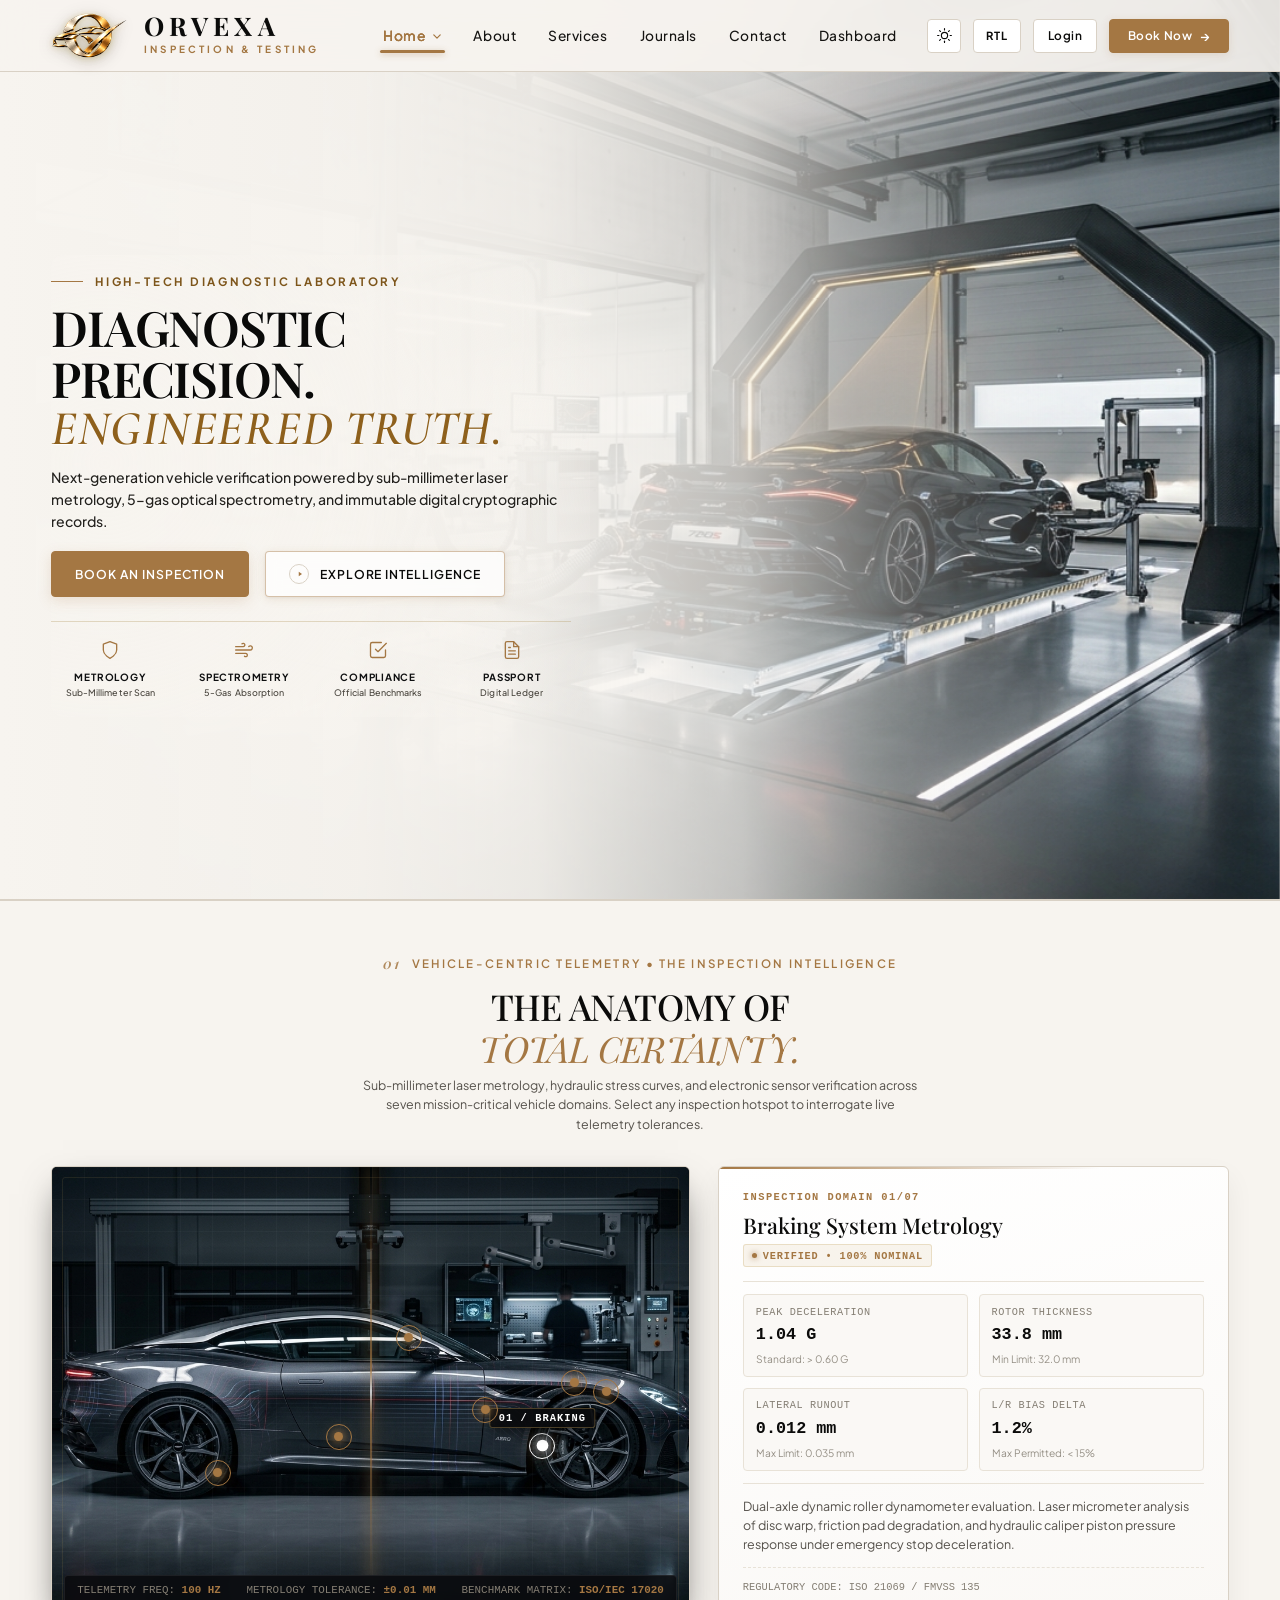
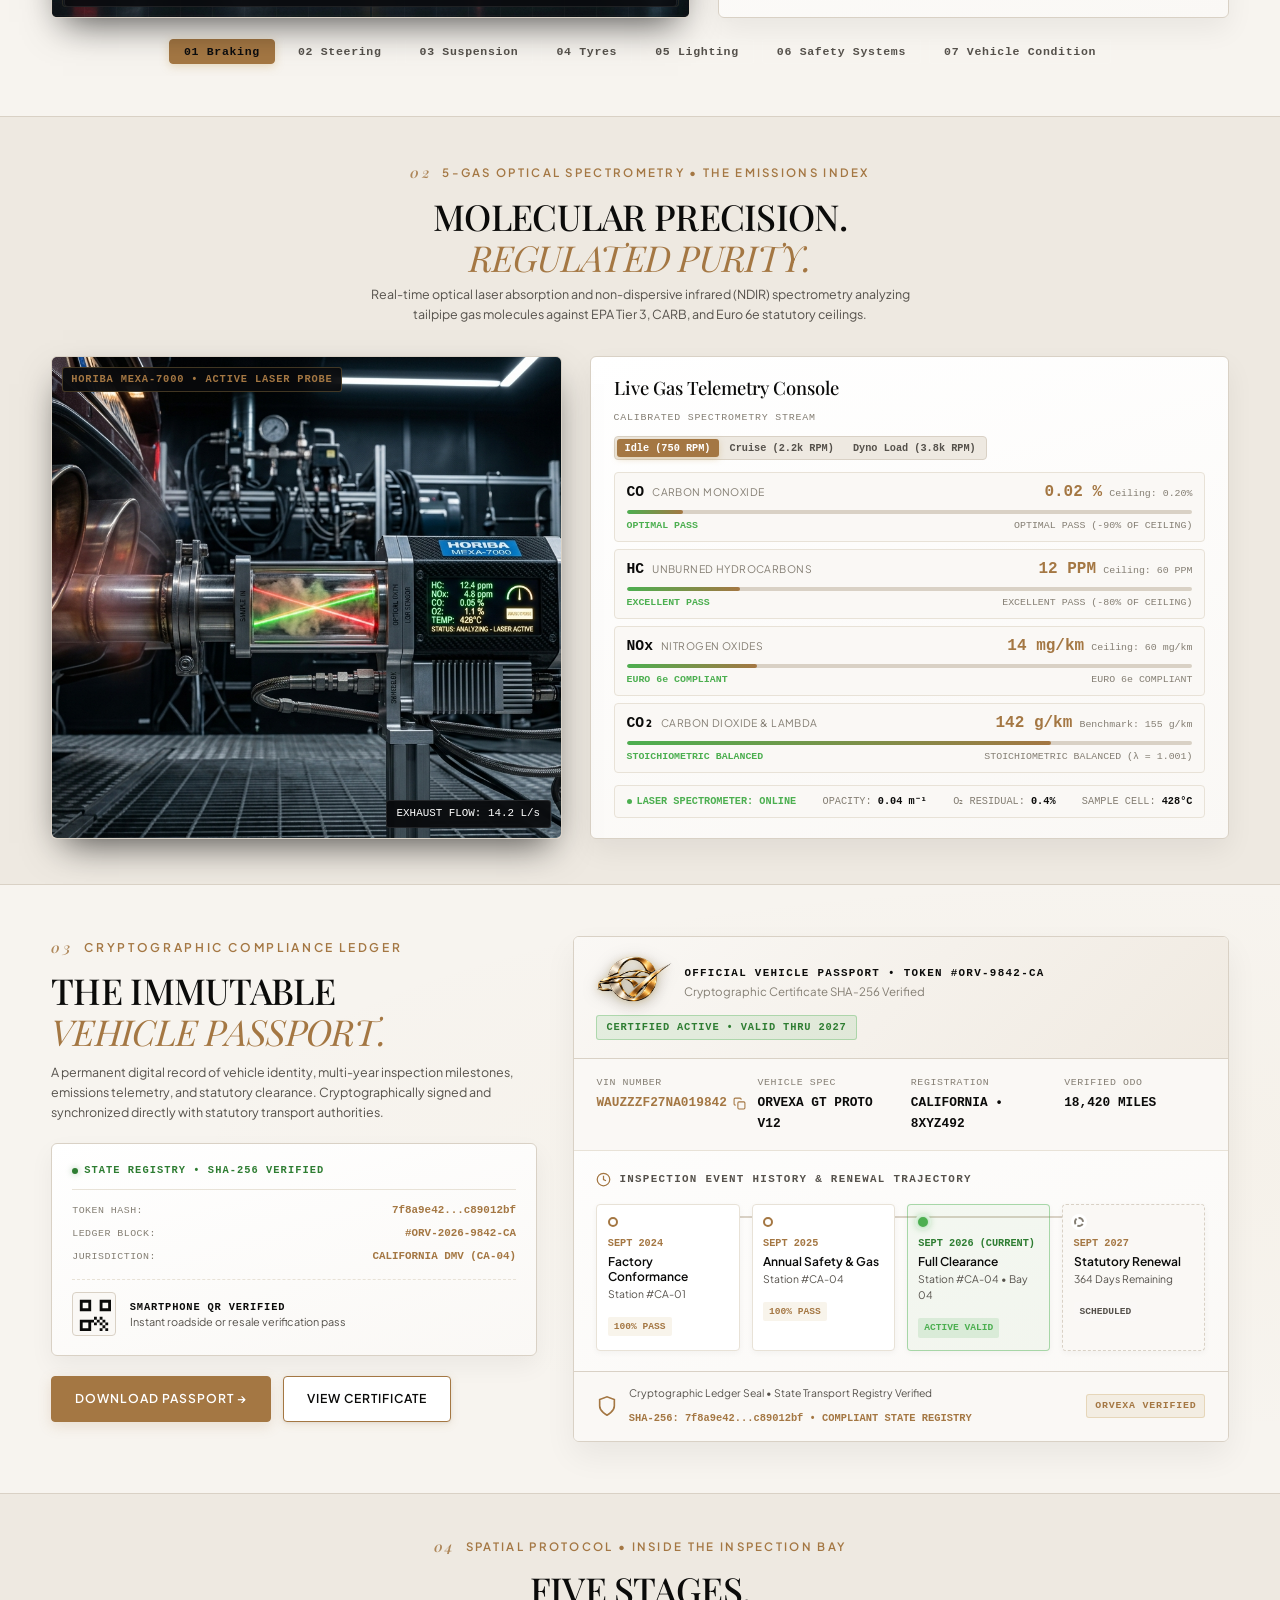
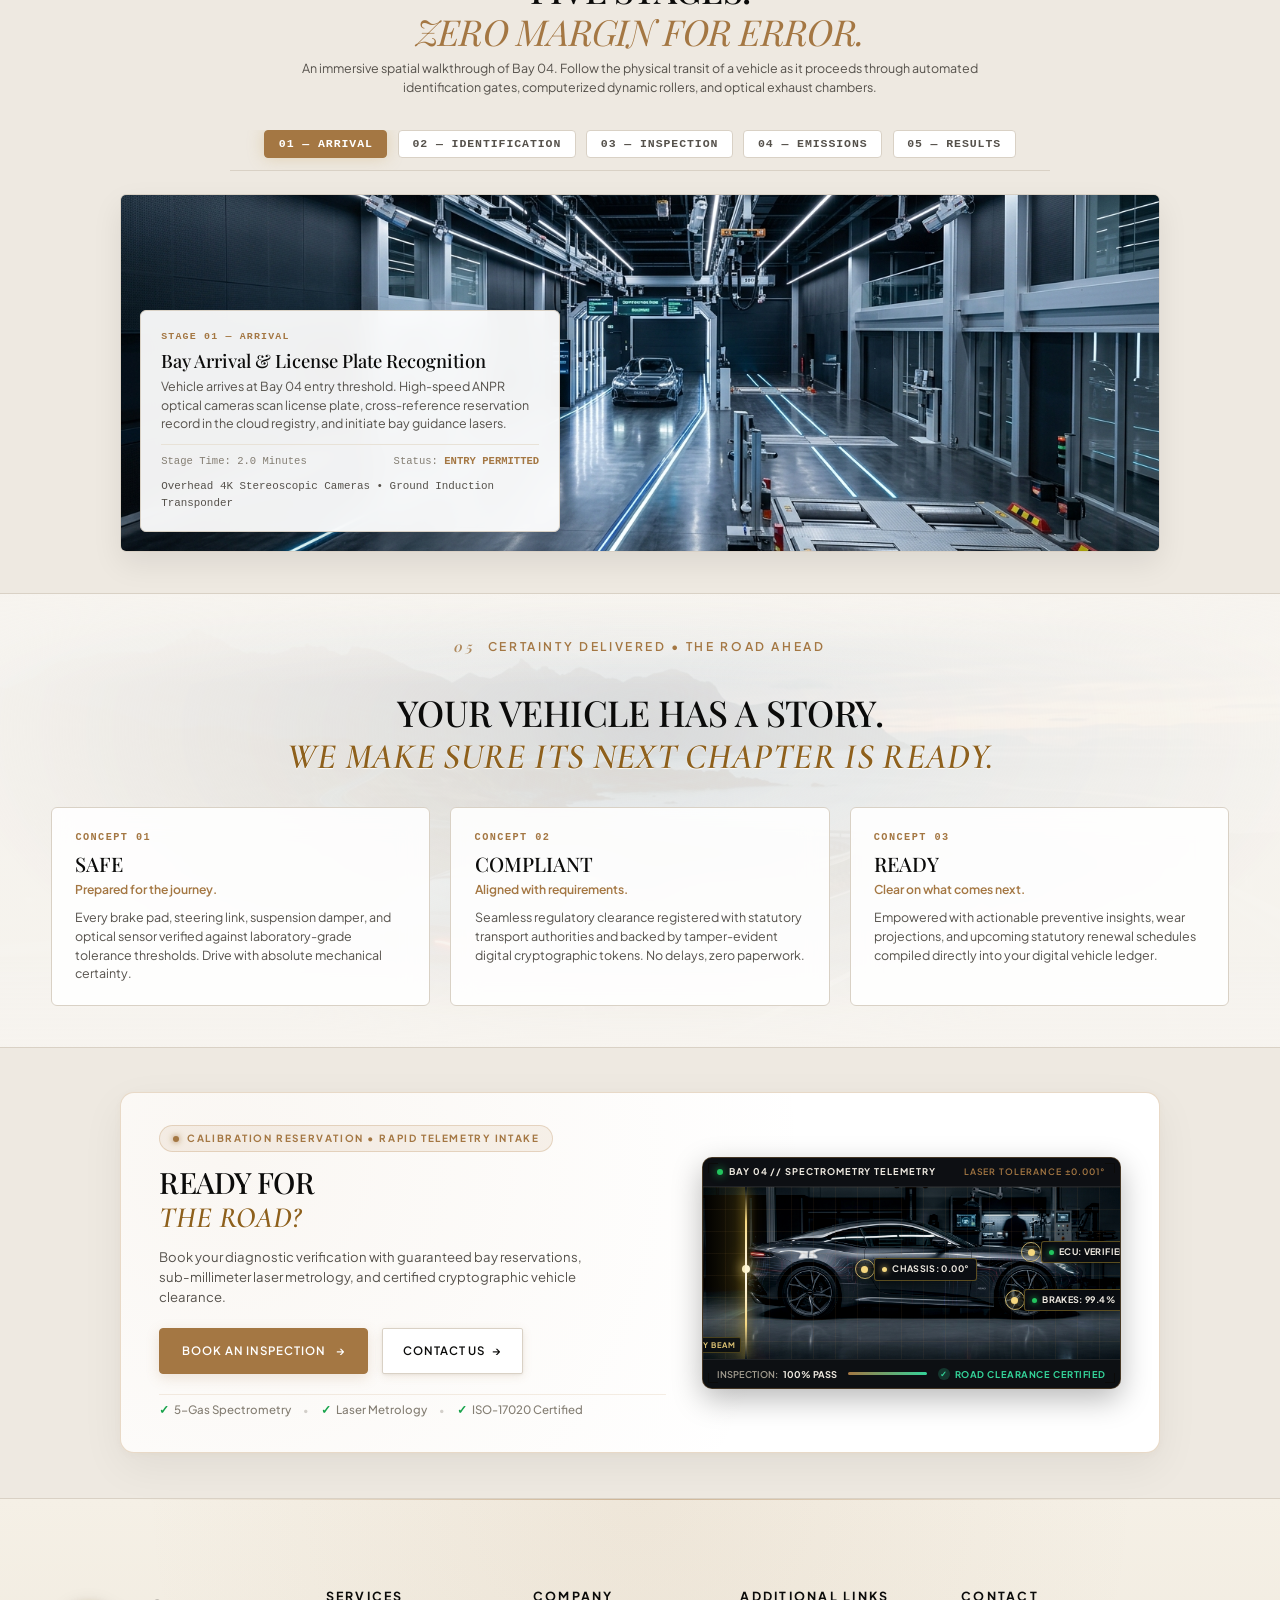
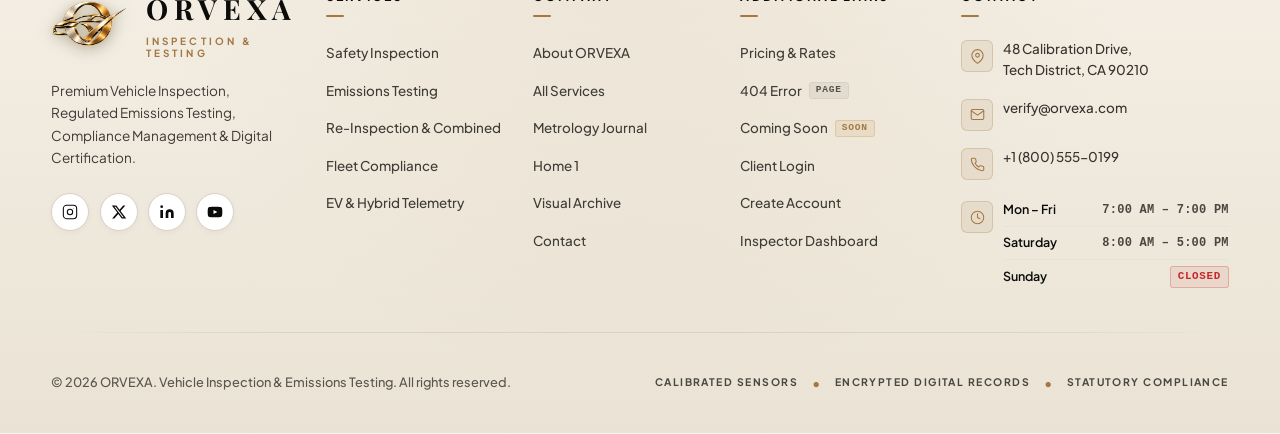
<file: home2.html>
<!DOCTYPE html>
<html lang="en" data-theme="light">

<head>
  <meta charset="UTF-8">
  <script>
    (function () {
      var KEY = 'orvexa-theme', LEGACY = 'orvexa_theme', root = document.documentElement;
      try {
        var t = localStorage.getItem(KEY);
        if (!t) { t = localStorage.getItem(LEGACY); if (t) localStorage.setItem(KEY, t); }
        if (localStorage.getItem(LEGACY)) localStorage.removeItem(LEGACY);
        if (t === 'dark' || t === 'light') root.setAttribute('data-theme', t);
        window.addEventListener('storage', function (e) {
          if (e.key === KEY && (e.newValue === 'dark' || e.newValue === 'light')) {
            root.setAttribute('data-theme', e.newValue);
          }
        });
      } catch (err) { }
    })();
  </script>
  <meta name="viewport" content="width=device-width, initial-scale=1.0">
  <title>ORVEXA | Inspection Intelligence & High-Tech Diagnostic Laboratory</title>
  <meta name="description"
    content="ORVEXA Home 2 — The High-Tech Diagnostic Laboratory. Precision vehicle inspection intelligence, 5-gas optical emissions spectrometry, cryptographic digital vehicle passport, and immersive inspection bay telemetry.">
  <meta name="keywords"
    content="vehicle inspection intelligence, emissions testing index, digital vehicle passport, automotive compliance standards, inspection bay telemetry">

  <link rel="preconnect" href="https://fonts.googleapis.com">
  <link rel="preconnect" href="https://fonts.gstatic.com" crossorigin>
  <link
    href="https://fonts.googleapis.com/css2?family=Cormorant+Garamond:ital,wght@0,300;0,400;0,500;0,600;1,400&family=Playfair+Display:ital,wght@0,400;0,500;0,600;0,700;1,400&family=Plus+Jakarta+Sans:wght@300;400;500;600;700&display=swap"
    rel="stylesheet">

  <link rel="stylesheet" href="index.css">
  <link rel="stylesheet" href="home2.css">
    <link rel="icon" type="image/png" href="assets/favicon.png">
    <link rel="apple-touch-icon" href="assets/apple-touch-icon.png">
</head>

<body class="home2-body tech-grid-bg">

  <header class="site-header" id="siteHeader">
    <div class="header-inner">
      <a href="index.html" class="brand-logo" aria-label="ORVEXA Homepage">
        <div class="logo-symbol">
          <img src="assets/brand-logo.png" alt="ORVEXA Emblem" class="brand-emblem-img">
        </div>
        <div class="brand-text-block">
          <span class="brand-name">ORVEXA</span>
          <span class="brand-subline">INSPECTION &amp; TESTING</span>
        </div>
      </a>

      <nav class="main-nav" aria-label="Main Navigation">
        <ul class="nav-list">
          <li class="nav-item has-dropdown">
            <a href="home2.html" class="nav-link active">
              <span>Home</span>
              <svg class="dropdown-chevron" viewBox="0 0 10 6" fill="none" stroke="currentColor" stroke-width="1.5">
                <path d="M1 1L5 5L9 1" stroke-linecap="round" stroke-linejoin="round" />
              </svg>
            </a>
            <div class="nav-dropdown-menu">
              <a href="index.html" class="dropdown-item">
                <span class="dropdown-title">Home 1</span>
                <span class="dropdown-desc">Daylight &amp; Night Luxury Center</span>
              </a>
              <a href="home2.html" class="dropdown-item active">
                <span class="dropdown-title">Home 2</span>
                <span class="dropdown-desc">High-Tech Diagnostic Laboratory</span>
              </a>
            </div>
          </li>

          <li class="nav-item"><a href="about.html" class="nav-link">About</a></li>

          <li class="nav-item"><a href="service.html" class="nav-link">Services</a></li>

          <li class="nav-item"><a href="journal.html" class="nav-link">Journals</a></li>

          <li class="nav-item"><a href="contact.html" class="nav-link">Contact</a></li>

          <li class="nav-item"><a href="dashboard.html" class="nav-link">Dashboard</a></li>
        </ul>
      </nav>

      <div class="header-actions">
        <button type="button" class="theme-mode-btn" id="themeToggle" aria-label="Toggle theme mode">
          <span class="theme-icon-sun" title="Light Mode">
            <svg viewBox="0 0 24 24" fill="none" stroke="currentColor" stroke-width="1.8" stroke-linecap="round"
              stroke-linejoin="round">
              <circle cx="12" cy="12" r="5" />
              <line x1="12" y1="1" x2="12" y2="3" />
              <line x1="12" y1="21" x2="12" y2="23" />
              <line x1="4.22" y1="4.22" x2="5.64" y2="5.64" />
              <line x1="18.36" y1="18.36" x2="19.78" y2="19.78" />
              <line x1="1" y1="12" x2="3" y2="12" />
              <line x1="21" y1="12" x2="23" y2="12" />
              <line x1="4.22" y1="19.78" x2="5.64" y2="18.36" />
              <line x1="18.36" y1="5.64" x2="19.78" y2="4.22" />
            </svg>
          </span>
          <span class="theme-icon-moon" title="Dark Mode">
            <svg viewBox="0 0 24 24" fill="none" stroke="currentColor" stroke-width="1.8" stroke-linecap="round"
              stroke-linejoin="round">
              <path d="M21 12.79A9 9 0 1 1 11.21 3 7 7 0 0 0 21 12.79z" />
            </svg>
          </span>
        </button>

        <button type="button" class="header-rtl-btn" id="rtlToggle" aria-label="Toggle text direction RTL / LTR">
          <span id="rtlBtnText">RTL</span>
        </button>

        <a href="login.html" class="header-login-btn" id="loginBtn">Login</a>

        <button type="button" class="btn-primary-header btn-sm" id="headerBookBtn" onclick="openBookingModal()">
          <span>Book Now</span>
          <span class="btn-arrow">→</span>
        </button>

        <button type="button" class="mobile-menu-btn" id="mobileMenuBtn" aria-label="Toggle navigation menu">
          <span></span>
          <span></span>
          <span></span>
        </button>
      </div>
    </div>
  </header>

  <div class="mobile-drawer" id="mobileDrawer">
    <div class="drawer-header">
      <div class="drawer-brand-block">
        <span class="drawer-brand">ORVEXA</span>
        <span class="drawer-tagline">INSPECTION &amp; TESTING</span>
      </div>
      <button type="button" class="drawer-close" id="drawerClose" aria-label="Close navigation menu">&times;</button>
    </div>

    <ul class="drawer-links">
      <li><a href="index.html" class="drawer-link"><span>Home 1</span></a></li>
      <li><a href="home2.html" class="drawer-link active"><span>Home 2</span></a></li>
      <li><a href="about.html" class="drawer-link"><span>About Us</span></a></li>
      <li><a href="service.html" class="drawer-link"><span>Services</span></a></li>
      <li><a href="journal.html" class="drawer-link"><span>Journals</span></a></li>
      <li><a href="contact.html" class="drawer-link"><span>Contact</span></a></li>
      <li><a href="dashboard.html" class="drawer-link"><span>Dashboard</span></a></li>
    </ul>

    <div class="drawer-actions">
      <a href="login.html" class="drawer-btn-login">Login</a>
      <button type="button" class="btn-primary-hero btn-sm w-full" id="drawerBookBtn" onclick="openBookingModal()">Book Now &rarr;</button>
    </div>
  </div>

  <main>

    <section class="hero-section" id="hero">
      <div class="hero-container">

        <div class="hero-content">
          <div class="hero-eyebrow-wrapper">
            <span class="eyebrow-dash"></span>
            <span class="hero-eyebrow">HIGH-TECH DIAGNOSTIC LABORATORY</span>
          </div>

          <h1 class="hero-headline">
            <span class="headline-line">DIAGNOSTIC</span>
            <span class="headline-line">PRECISION.</span>
            <span class="headline-line highlight-gold">ENGINEERED TRUTH.</span>
          </h1>

          <p class="hero-description">
            Next-generation vehicle verification powered by sub-millimeter laser metrology, 5-gas optical spectrometry, and immutable digital cryptographic records.
          </p>

          <div class="hero-mobile-banner">
            <img src="assets/h2_hero_banner.jpg" alt="ORVEXA Automated Vehicle Inspection &amp; Emission Testing Diagnostic Bay" class="hero-mobile-banner-img" />
          </div>

          <div class="hero-cta-group">
            <button type="button" class="btn-primary-hero" onclick="openBookingModal()">
              <span>BOOK AN INSPECTION</span>
            </button>
            <a href="#intelligence" class="btn-secondary-hero">
              <span class="play-icon-ring">
                <svg viewBox="0 0 16 16" fill="currentColor">
                  <path d="M5.5 3.5L12 8L5.5 12.5V3.5Z" />
                </svg>
              </span>
              <span>EXPLORE INTELLIGENCE</span>
            </a>
          </div>

          <div class="hero-micro-features">
            <div class="micro-feature-item">
              <span class="micro-icon" aria-hidden="true">
                <svg viewBox="0 0 24 24" fill="none" stroke="currentColor" stroke-width="1.6" stroke-linecap="round" stroke-linejoin="round">
                  <path d="M12 22s8-4 8-10V5l-8-3-8 3v7c0 6 8 10 8 10z" />
                </svg>
              </span>
              <span class="micro-title">METROLOGY</span>
              <span class="micro-sub">Sub-Millimeter Scan</span>
            </div>

            <div class="micro-feature-item">
              <span class="micro-icon" aria-hidden="true">
                <svg viewBox="0 0 24 24" fill="none" stroke="currentColor" stroke-width="1.6" stroke-linecap="round" stroke-linejoin="round">
                  <path d="M9.59 4.59A2 2 0 1 1 11 8H2m10.59 11.41A2 2 0 1 0 14 16H2m15.73-8.27A2.5 2.5 0 1 1 19.5 12H2" />
                </svg>
              </span>
              <span class="micro-title">SPECTROMETRY</span>
              <span class="micro-sub">5-Gas Absorption</span>
            </div>

            <div class="micro-feature-item">
              <span class="micro-icon" aria-hidden="true">
                <svg viewBox="0 0 24 24" fill="none" stroke="currentColor" stroke-width="1.6" stroke-linecap="round" stroke-linejoin="round">
                  <polyline points="9 11 12 14 22 4" />
                  <path d="M21 12v7a2 2 0 0 1-2 2H5a2 2 0 0 1-2-2V5a2 2 0 0 1 2-2h11" />
                </svg>
              </span>
              <span class="micro-title">COMPLIANCE</span>
              <span class="micro-sub">Official Benchmarks</span>
            </div>

            <div class="micro-feature-item">
              <span class="micro-icon" aria-hidden="true">
                <svg viewBox="0 0 24 24" fill="none" stroke="currentColor" stroke-width="1.6" stroke-linecap="round" stroke-linejoin="round">
                  <path d="M14 2H6a2 2 0 0 0-2 2v16a2 2 0 0 0 2 2h12a2 2 0 0 0 2-2V8z" />
                  <polyline points="14 2 14 8 20 8" />
                  <line x1="16" y1="13" x2="8" y2="13" />
                  <line x1="16" y1="17" x2="8" y2="17" />
                  <polyline points="10 9 9 9 8 9" />
                </svg>
              </span>
              <span class="micro-title">PASSPORT</span>
              <span class="micro-sub">Digital Ledger</span>
            </div>
          </div>

        </div>
      </div>

      <div class="hero-media-wrapper">
        <div class="hero-image-container hero-image-container-h2">
          <img src="assets/h2_hero_banner.jpg" alt="ORVEXA Automated Vehicle Inspection &amp; Emission Testing Diagnostic Laboratory" class="hero-img hero-img-h2" id="heroH2Img" />
          <div class="hero-gradient-overlay" aria-hidden="true"></div>
        </div>
      </div>
    </section>

    <section class="intelligence-section" id="intelligence">
      <div class="container">

        <div class="h2-section-header text-center">
          <div class="section-eyebrow justify-center">
            <span class="eyebrow-num">01</span>
            <span class="eyebrow-text">VEHICLE-CENTRIC TELEMETRY &bull; THE INSPECTION INTELLIGENCE</span>
          </div>
          <h2 class="h2-section-title">
            THE ANATOMY OF<br>
            <span class="italic-serif">TOTAL CERTAINTY.</span>
          </h2>
          <p class="h2-section-desc">
            Sub-millimeter laser metrology, hydraulic stress curves, and electronic sensor verification across seven mission-critical vehicle domains. Select any inspection hotspot to interrogate live telemetry tolerances.
          </p>
        </div>

        <div class="intelligence-grid">

          <div class="inspection-car-stage">
            <img src="assets/h2_inspection_car.jpg" alt="ORVEXA High-Performance Vehicle Inspection Intelligence" id="inspectionCarImg">
            
            <div class="laser-sweep-line"></div>

            <button type="button" class="car-hotspot active" data-spot="braking" style="top: 62%; left: 77%;" aria-label="Inspect Braking Area">
              <span class="hotspot-dot"></span>
              <span class="hotspot-ring"></span>
              <span class="hotspot-label">01 / BRAKING</span>
            </button>

            <button type="button" class="car-hotspot" data-spot="steering" style="top: 54%; left: 68%;" aria-label="Inspect Steering Area">
              <span class="hotspot-dot"></span>
              <span class="hotspot-ring"></span>
              <span class="hotspot-label">02 / STEERING</span>
            </button>

            <button type="button" class="car-hotspot" data-spot="suspension" style="top: 48%; left: 82%;" aria-label="Inspect Suspension Area">
              <span class="hotspot-dot"></span>
              <span class="hotspot-ring"></span>
              <span class="hotspot-label">03 / SUSPENSION</span>
            </button>

            <button type="button" class="car-hotspot" data-spot="tyres" style="top: 68%; left: 26%;" aria-label="Inspect Tyres Area">
              <span class="hotspot-dot"></span>
              <span class="hotspot-ring"></span>
              <span class="hotspot-label">04 / TYRES</span>
            </button>

            <button type="button" class="car-hotspot" data-spot="lighting" style="top: 50%; left: 87%;" aria-label="Inspect Lighting Area">
              <span class="hotspot-dot"></span>
              <span class="hotspot-ring"></span>
              <span class="hotspot-label">05 / LIGHTING</span>
            </button>

            <button type="button" class="car-hotspot" data-spot="safety" style="top: 38%; left: 56%;" aria-label="Inspect Safety Systems Area">
              <span class="hotspot-dot"></span>
              <span class="hotspot-ring"></span>
              <span class="hotspot-label">06 / SAFETY SYSTEMS</span>
            </button>

            <button type="button" class="car-hotspot" data-spot="condition" style="top: 60%; left: 45%;" aria-label="Inspect Vehicle Condition Area">
              <span class="hotspot-dot"></span>
              <span class="hotspot-ring"></span>
              <span class="hotspot-label">07 / CONDITION</span>
            </button>

            <div class="stage-telemetry-bar">
              <span class="stage-stat-item">TELEMETRY FREQ: <strong>100 HZ</strong></span>
              <span class="stage-stat-item">METROLOGY TOLERANCE: <strong>&plusmn;0.01 MM</strong></span>
              <span class="stage-stat-item">BENCHMARK MATRIX: <strong>ISO/IEC 17020</strong></span>
            </div>
          </div>

          <div class="inspection-hud-card" id="inspectionHudCard">
            <span class="hud-domain-badge" id="hudDomainNum">INSPECTION DOMAIN 01/07</span>
            <h3 class="hud-title" id="hudTitle">Braking System Metrology</h3>
            
            <div class="hud-status-pill">
              <span class="hud-status-dot"></span>
              <span id="hudStatus">VERIFIED &bull; 100% NOMINAL</span>
            </div>

            <div class="hud-metrics-grid">
              <div class="hud-metric-box">
                <span class="hud-metric-label" id="hudM1Label">Peak Deceleration</span>
                <span class="hud-metric-val" id="hudM1Val">1.04 G</span>
                <span class="hud-metric-target" id="hudM1Target">Standard: &gt; 0.60 G</span>
              </div>
              <div class="hud-metric-box">
                <span class="hud-metric-label" id="hudM2Label">Rotor Thickness</span>
                <span class="hud-metric-val" id="hudM2Val">33.8 mm</span>
                <span class="hud-metric-target" id="hudM2Target">Min Limit: 32.0 mm</span>
              </div>
              <div class="hud-metric-box">
                <span class="hud-metric-label" id="hudM3Label">Lateral Runout</span>
                <span class="hud-metric-val" id="hudM3Val">0.012 mm</span>
                <span class="hud-metric-target" id="hudM3Target">Max Limit: 0.035 mm</span>
              </div>
              <div class="hud-metric-box">
                <span class="hud-metric-label" id="hudM4Label">L/R Bias Delta</span>
                <span class="hud-metric-val" id="hudM4Val">1.2%</span>
                <span class="hud-metric-target" id="hudM4Target">Max Permitted: &lt; 15%</span>
              </div>
            </div>

            <p class="hud-description" id="hudDesc">
              Dual-axle dynamic roller dynamometer evaluation. Laser micrometer analysis of disc warp, friction pad degradation, and hydraulic caliper piston pressure response under emergency stop deceleration.
            </p>

            <div class="hud-footer-code">
              <span id="hudCode">REGULATORY CODE: ISO 21069 / FMVSS 135</span>
            </div>
          </div>

        </div>

        <div class="domain-pills-bar">
          <button type="button" class="domain-pill-btn active" data-domain="braking">01 Braking</button>
          <button type="button" class="domain-pill-btn" data-domain="steering">02 Steering</button>
          <button type="button" class="domain-pill-btn" data-domain="suspension">03 Suspension</button>
          <button type="button" class="domain-pill-btn" data-domain="tyres">04 Tyres</button>
          <button type="button" class="domain-pill-btn" data-domain="lighting">05 Lighting</button>
          <button type="button" class="domain-pill-btn" data-domain="safety">06 Safety Systems</button>
          <button type="button" class="domain-pill-btn" data-domain="condition">07 Vehicle Condition</button>
        </div>

      </div>
    </section>

    <section class="emissions-section" id="emissions">
      <div class="container">

        <div class="h2-section-header text-center">
          <div class="section-eyebrow justify-center">
            <span class="eyebrow-num">02</span>
            <span class="eyebrow-text">5-GAS OPTICAL SPECTROMETRY &bull; THE EMISSIONS INDEX</span>
          </div>
          <h2 class="h2-section-title">
            MOLECULAR PRECISION.<br>
            <span class="italic-serif">REGULATED PURITY.</span>
          </h2>
          <p class="h2-section-desc">
            Real-time optical laser absorption and non-dispersive infrared (NDIR) spectrometry analyzing tailpipe gas molecules against EPA Tier 3, CARB, and Euro 6e statutory ceilings.
          </p>
        </div>

        <div class="emissions-cockpit-grid">

          <div class="emissions-visual-frame">
            <img src="assets/h2_emissions_sensor.jpg" alt="HORIBA Optical Laser Gas Spectrometry Probe in Dyno Cell">
            <div class="emissions-visual-tag">HORIBA MEXA-7000 &bull; ACTIVE LASER PROBE</div>
            <div class="emissions-flow-meter" id="emissionsFlowRate">EXHAUST FLOW: 14.2 L/s</div>
          </div>

          <div class="emissions-console-card">
            
            <div class="console-header-row">
              <div class="console-title-group">
                <h3>Live Gas Telemetry Console</h3>
                <span>Calibrated Spectrometry Stream</span>
              </div>

              <div class="rpm-selector-group">
                <button type="button" class="rpm-btn active" data-mode="idle">Idle (750 RPM)</button>
                <button type="button" class="rpm-btn" data-mode="cruise">Cruise (2.2k RPM)</button>
                <button type="button" class="rpm-btn" data-mode="highload">Dyno Load (3.8k RPM)</button>
              </div>
            </div>

            <div class="gas-gauges-stack">

              <div class="gas-row-item">
                <div class="gas-row-top">
                  <div class="gas-name-block">
                    <span class="gas-symbol">CO</span>
                    <span class="gas-full-name">Carbon Monoxide</span>
                  </div>
                  <div class="gas-readout-block">
                    <span class="gas-value-num" id="coValue">0.02 %</span>
                    <span class="gas-limit-tag">Ceiling: 0.20%</span>
                  </div>
                </div>
                <div class="gas-bar-track">
                  <div class="gas-bar-fill" id="coBar" style="width: 10%;"></div>
                </div>
                <div class="gas-row-meta">
                  <span class="gas-status-tag">OPTIMAL PASS</span>
                  <span id="coMeta">OPTIMAL PASS (-90% OF CEILING)</span>
                </div>
              </div>

              <div class="gas-row-item">
                <div class="gas-row-top">
                  <div class="gas-name-block">
                    <span class="gas-symbol">HC</span>
                    <span class="gas-full-name">Unburned Hydrocarbons</span>
                  </div>
                  <div class="gas-readout-block">
                    <span class="gas-value-num" id="hcValue">12 PPM</span>
                    <span class="gas-limit-tag">Ceiling: 60 PPM</span>
                  </div>
                </div>
                <div class="gas-bar-track">
                  <div class="gas-bar-fill" id="hcBar" style="width: 20%;"></div>
                </div>
                <div class="gas-row-meta">
                  <span class="gas-status-tag">EXCELLENT PASS</span>
                  <span id="hcMeta">EXCELLENT PASS (-80% OF CEILING)</span>
                </div>
              </div>

              <div class="gas-row-item">
                <div class="gas-row-top">
                  <div class="gas-name-block">
                    <span class="gas-symbol">NOx</span>
                    <span class="gas-full-name">Nitrogen Oxides</span>
                  </div>
                  <div class="gas-readout-block">
                    <span class="gas-value-num" id="noxValue">14 mg/km</span>
                    <span class="gas-limit-tag">Ceiling: 60 mg/km</span>
                  </div>
                </div>
                <div class="gas-bar-track">
                  <div class="gas-bar-fill" id="noxBar" style="width: 23%;"></div>
                </div>
                <div class="gas-row-meta">
                  <span class="gas-status-tag">EURO 6e COMPLIANT</span>
                  <span id="noxMeta">EURO 6e COMPLIANT</span>
                </div>
              </div>

              <div class="gas-row-item">
                <div class="gas-row-top">
                  <div class="gas-name-block">
                    <span class="gas-symbol">CO₂</span>
                    <span class="gas-full-name">Carbon Dioxide &amp; Lambda</span>
                  </div>
                  <div class="gas-readout-block">
                    <span class="gas-value-num" id="co2Value">142 g/km</span>
                    <span class="gas-limit-tag">Benchmark: 155 g/km</span>
                  </div>
                </div>
                <div class="gas-bar-track">
                  <div class="gas-bar-fill" id="co2Bar" style="width: 75%;"></div>
                </div>
                <div class="gas-row-meta">
                  <span class="gas-status-tag">STOICHIOMETRIC BALANCED</span>
                  <span id="co2Meta">STOICHIOMETRIC BALANCED (&lambda; = 1.001)</span>
                </div>
              </div>

            </div>

            <div class="console-diag-footer">
              <span class="diag-live-status">
                <span class="diag-blink-dot"></span>
                LASER SPECTROMETER: ONLINE
              </span>
              <span>OPACITY: <strong>0.04 m⁻¹</strong></span>
              <span>O₂ RESIDUAL: <strong>0.4%</strong></span>
              <span>SAMPLE CELL: <strong>428&deg;C</strong></span>
            </div>

          </div>

        </div>

      </div>
    </section>

    <section class="passport-section" id="passport">
      <div class="container">

        <div class="passport-split-layout">

          <div class="passport-editorial-col">
            <div class="section-eyebrow">
              <span class="eyebrow-num">03</span>
              <span class="eyebrow-text">CRYPTOGRAPHIC COMPLIANCE LEDGER</span>
            </div>

            <h2 class="passport-split-title">
              THE IMMUTABLE<br>
              <span class="italic-serif">VEHICLE PASSPORT.</span>
            </h2>

            <p class="passport-split-desc">
              A permanent digital record of vehicle identity, multi-year inspection milestones, emissions telemetry, and statutory clearance. Cryptographically signed and synchronized directly with statutory transport authorities.
            </p>

            <div class="passport-provenance-box">
              <div class="provenance-header">
                <span class="provenance-dot"></span>
                <span class="provenance-title">STATE REGISTRY &bull; SHA-256 VERIFIED</span>
              </div>
              
              <div class="provenance-code-line">
                <span class="prov-label">TOKEN HASH:</span>
                <span class="prov-val">7f8a9e42...c89012bf</span>
              </div>
              <div class="provenance-code-line">
                <span class="prov-label">LEDGER BLOCK:</span>
                <span class="prov-val">#ORV-2026-9842-CA</span>
              </div>
              <div class="provenance-code-line">
                <span class="prov-label">JURISDICTION:</span>
                <span class="prov-val">CALIFORNIA DMV (CA-04)</span>
              </div>

              <div class="provenance-qr-row">
                <div class="provenance-qr-box" title="Scan to verify passport authenticity">
                  <svg viewBox="0 0 48 48" class="qr-svg-icon" fill="currentColor">
                    <path d="M4 4h16v16H4V4zm4 4v8h8V8H8zm24-4h16v16H32V4zm4 4v8h8V8h-8zM4 32h16v16H4V32zm4 4v8h8v-8H8zm24 0h4v4h-4v-4zm8 0h4v4h-4v-4zm-8 8h4v4h-4v-4zm8 0h4v4h-4v-4zm-4-4h4v4h-4v-4zm-16-8h4v4h-4v-4zm4-4h4v4h-4v-4zm4 4h4v4h-4v-4zm4-4h4v4h-4v-4zm-8 8h4v4h-4v-4zm12-4h4v4h-4v-4z"/>
                  </svg>
                </div>
                <div class="provenance-qr-text">
                  <strong>SMARTPHONE QR VERIFIED</strong>
                  <span>Instant roadside or resale verification pass</span>
                </div>
              </div>
            </div>

            <div class="passport-side-actions">
              <button type="button" class="btn-primary-hero btn-sm" onclick="alert('Exporting Encrypted Digital Vehicle Passport to PDF.')">
                <span>DOWNLOAD PASSPORT &rarr;</span>
              </button>
              <button type="button" class="btn-secondary-hero btn-sm" onclick="previewDocModal('Inspection Certificate')">
                <span>VIEW CERTIFICATE</span>
              </button>
            </div>
          </div>

          <div class="passport-dossier-col">
            <div class="passport-ledger-card">
              
              <div class="passport-header-bar">
                <div class="passport-brand-group">
                  <img src="assets/brand-logo.png" alt="ORVEXA Emblem" class="footer-symbol brand-emblem-img" style="width:42px; height:26px; object-fit:contain;">
                  <div>
                    <span class="passport-token-badge">OFFICIAL VEHICLE PASSPORT &bull; TOKEN #ORV-9842-CA</span>
                    <div style="font-size:0.72rem; color:var(--text-muted);">Cryptographic Certificate SHA-256 Verified</div>
                  </div>
                </div>

                <div class="passport-status-tag">CERTIFIED ACTIVE &bull; VALID THRU 2027</div>
              </div>

              <div class="passport-identity-grid">
                <div class="id-item">
                  <span class="id-label">VIN Number</span>
                  <span class="id-value vin-copyable" id="copyVinBtn" title="Click to copy VIN">
                    WAUZZZF27NA019842
                    <svg viewBox="0 0 24 24" fill="none" stroke="currentColor" stroke-width="2" style="width:13px; height:13px;">
                      <rect x="9" y="9" width="13" height="13" rx="2" ry="2"/>
                      <path d="M5 15H4a2 2 0 0 1-2-2V4a2 2 0 0 1 2-2h9a2 2 0 0 1 2 2v1"/>
                    </svg>
                  </span>
                </div>
                <div class="id-item">
                  <span class="id-label">Vehicle Spec</span>
                  <span class="id-value">ORVEXA GT PROTO V12</span>
                </div>
                <div class="id-item">
                  <span class="id-label">Registration</span>
                  <span class="id-value">CALIFORNIA &bull; 8XYZ492</span>
                </div>
                <div class="id-item">
                  <span class="id-label">Verified Odo</span>
                  <span class="id-value">18,420 MILES</span>
                </div>
              </div>

              <div class="passport-timeline-block">
                <h4 class="timeline-block-title">
                  <svg viewBox="0 0 24 24" fill="none" stroke="currentColor" stroke-width="2" style="width:15px; height:15px; color:var(--brand-accent);">
                    <circle cx="12" cy="12" r="10"/>
                    <polyline points="12 6 12 12 16 14"/>
                  </svg>
                  Inspection Event History &amp; Renewal Trajectory
                </h4>

                <div class="passport-timeline-flow">
                  <div class="timeline-step-card">
                    <div class="step-node-dot"></div>
                    <div class="step-date">SEPT 2024</div>
                    <div class="step-name">Factory Conformance</div>
                    <div class="step-station">Station #CA-01</div>
                    <span class="step-badge-mini">100% PASS</span>
                  </div>

                  <div class="timeline-step-card">
                    <div class="step-node-dot"></div>
                    <div class="step-date">SEPT 2025</div>
                    <div class="step-name">Annual Safety &amp; Gas</div>
                    <div class="step-station">Station #CA-04</div>
                    <span class="step-badge-mini">100% PASS</span>
                  </div>

                  <div class="timeline-step-card active">
                    <div class="step-node-dot"></div>
                    <div class="step-date">SEPT 2026 (CURRENT)</div>
                    <div class="step-name">Full Clearance</div>
                    <div class="step-station">Station #CA-04 &bull; Bay 04</div>
                    <span class="step-badge-mini" style="background:rgba(76,175,80,0.15); color:#4CAF50;">ACTIVE VALID</span>
                  </div>

                  <div class="timeline-step-card scheduled">
                    <div class="step-node-dot"></div>
                    <div class="step-date">SEPT 2027</div>
                    <div class="step-name">Statutory Renewal</div>
                    <div class="step-station">364 Days Remaining</div>
                    <span class="step-badge-mini" style="background:rgba(255,255,255,0.06); color:var(--text-secondary);">SCHEDULED</span>
                  </div>
                </div>
              </div>

              <div class="passport-footer-actions">
                <div class="passport-seal-info">
                  <svg viewBox="0 0 24 24" fill="none" stroke="currentColor" stroke-width="1.8" class="seal-icon-svg">
                    <path d="M12 22s8-4 8-10V5l-8-3-8 3v7c0 6 8 10 8 10z"/>
                  </svg>
                  <div class="seal-text-block">
                    <span>Cryptographic Ledger Seal &bull; State Transport Registry Verified</span>
                    <strong>SHA-256: 7f8a9e42...c89012bf &bull; COMPLIANT STATE REGISTRY</strong>
                  </div>
                </div>
                <div class="passport-seal-badge">
                  <span>ORVEXA VERIFIED</span>
                </div>
              </div>

            </div>
          </div>

        </div>

      </div>
    </section>

    <section class="bay-section" id="bay">
      <div class="container">

        <div class="h2-section-header text-center">
          <div class="section-eyebrow justify-center">
            <span class="eyebrow-num">04</span>
            <span class="eyebrow-text">SPATIAL PROTOCOL &bull; INSIDE THE INSPECTION BAY</span>
          </div>
          <h2 class="h2-section-title">
            FIVE STAGES.<br>
            <span class="italic-serif">ZERO MARGIN FOR ERROR.</span>
          </h2>
          <p class="h2-section-desc">
            An immersive spatial walkthrough of Bay 04. Follow the physical transit of a vehicle as it proceeds through automated identification gates, computerized dynamic rollers, and optical exhaust chambers.
          </p>
        </div>

        <div class="bay-stage-stepper">
          <button type="button" class="bay-step-btn active" data-stage="1">01 &mdash; ARRIVAL</button>
          <button type="button" class="bay-step-btn" data-stage="2">02 &mdash; IDENTIFICATION</button>
          <button type="button" class="bay-step-btn" data-stage="3">03 &mdash; INSPECTION</button>
          <button type="button" class="bay-step-btn" data-stage="4">04 &mdash; EMISSIONS</button>
          <button type="button" class="bay-step-btn" data-stage="5">05 &mdash; RESULTS</button>
        </div>

        <div class="bay-canvas-container">
          <img src="assets/h2_inspection_bay.jpg" alt="ORVEXA Automated Vehicle Inspection Bay 04" id="bayCanvasImg">

          <div class="bay-hud-overlay" id="bayHudOverlay">
            <div class="bay-hud-eyebrow" id="bayHudEyebrow">STAGE 01 — ARRIVAL</div>
            <h3 class="bay-hud-title" id="bayHudTitle">Bay Arrival &amp; License Plate Recognition</h3>
            <p class="bay-hud-desc" id="bayHudDesc">
              Vehicle arrives at Bay 04 entry threshold. High-speed ANPR optical cameras scan license plate, cross-reference reservation record in the cloud registry, and initiate bay guidance lasers.
            </p>
            <div class="bay-hud-meta-row">
              <span id="bayHudTime">Stage Time: 2.0 Minutes</span>
              <span id="bayHudStatus">Status: <strong>ENTRY PERMITTED</strong></span>
            </div>
            <div class="bay-hud-equipment" id="bayHudEquipment">
              Overhead 4K Stereoscopic Cameras &bull; Ground Induction Transponder
            </div>
          </div>

        </div>

      </div>
    </section>

    <section class="ahead-section" id="ahead">
      <div class="ahead-backdrop-image">
        <img src="assets/h2_road_ahead.jpg" alt="Grand tourer driving into open coastal highway at twilight">
      </div>
      <div class="ahead-backdrop-gradient"></div>

      <div class="container ahead-content-wrapper">

        <div class="ahead-eyebrow-center">
          <div class="section-eyebrow justify-center">
            <span class="eyebrow-num">05</span>
            <span class="eyebrow-text">CERTAINTY DELIVERED &bull; THE ROAD AHEAD</span>
          </div>
        </div>

        <h2 class="h2-closing-headline">
          YOUR VEHICLE HAS A STORY.<br>
          <span class="italic-serif highlight-gold">WE MAKE SURE ITS NEXT CHAPTER IS READY.</span>
        </h2>

        <div class="ahead-concepts-grid">

          <div class="ahead-concept-card">
            <div class="concept-num">CONCEPT 01</div>
            <h3 class="concept-title">SAFE</h3>
            <div class="concept-subhead">Prepared for the journey.</div>
            <p class="concept-text">
              Every brake pad, steering link, suspension damper, and optical sensor verified against laboratory-grade tolerance thresholds. Drive with absolute mechanical certainty.
            </p>
          </div>

          <div class="ahead-concept-card">
            <div class="concept-num">CONCEPT 02</div>
            <h3 class="concept-title">COMPLIANT</h3>
            <div class="concept-subhead">Aligned with requirements.</div>
            <p class="concept-text">
              Seamless regulatory clearance registered with statutory transport authorities and backed by tamper-evident digital cryptographic tokens. No delays, zero paperwork.
            </p>
          </div>

          <div class="ahead-concept-card">
            <div class="concept-num">CONCEPT 03</div>
            <h3 class="concept-title">READY</h3>
            <div class="concept-subhead">Clear on what comes next.</div>
            <p class="concept-text">
              Empowered with actionable preventive insights, wear projections, and upcoming statutory renewal schedules compiled directly into your digital vehicle ledger.
            </p>
          </div>

        </div>

      </div>
    </section>

    <section class="final-cta-section" id="booking">
      <div class="container">
        <div class="final-cta-card">
          <div class="cta-card-sheen"></div>

          <div class="final-cta-grid">
            <div class="final-card-content text-left">
              <div class="final-eyebrow-pill">
                <span class="final-dot"></span>
                <span>CALIBRATION RESERVATION &bull; RAPID TELEMETRY INTAKE</span>
              </div>

              <h2 class="final-title">
                READY FOR<br>
                <span class="italic-serif highlight-gold">THE ROAD?</span>
              </h2>

              <p class="final-desc">
                Book your diagnostic verification with guaranteed bay reservations, sub-millimeter laser metrology, and certified cryptographic vehicle clearance.
              </p>

              <div class="final-btn-group">
                <button type="button" class="btn-primary-hero btn-cta-compact" onclick="openBookingModal()">
                  <span>BOOK AN INSPECTION</span>
                  <span class="arrow">&rarr;</span>
                </button>
                <a href="contact.html" class="btn-secondary-hero btn-cta-secondary-compact">
                  <span>CONTACT US</span>
                  <span class="arrow">&rarr;</span>
                </a>
              </div>

              <div class="cta-specs-strip">
                <div class="cta-spec-item">
                  <span class="cta-spec-check">&#10003;</span>
                  <span>5-Gas Spectrometry</span>
                </div>
                <div class="cta-spec-sep">&bull;</div>
                <div class="cta-spec-item">
                  <span class="cta-spec-check">&#10003;</span>
                  <span>Laser Metrology</span>
                </div>
                <div class="cta-spec-sep">&bull;</div>
                <div class="cta-spec-item">
                  <span class="cta-spec-check">&#10003;</span>
                  <span>ISO-17020 Certified</span>
                </div>
              </div>
            </div>

            <div class="final-cta-visual">
              <div class="cta-inspector-stage">
                <span class="cta-hud-corner tl"></span>
                <span class="cta-hud-corner tr"></span>
                <span class="cta-hud-corner bl"></span>
                <span class="cta-hud-corner br"></span>

                <div class="cta-hud-header">
                  <div class="cta-hud-live">
                    <span class="cta-live-beacon"></span>
                    <span class="cta-live-text">BAY 04 // SPECTROMETRY TELEMETRY</span>
                  </div>
                  <div class="cta-hud-id">
                    <span>LASER TOLERANCE &plusmn;0.001&deg;</span>
                  </div>
                </div>

                <div class="cta-vehicle-display">
                  <img src="assets/h2_inspection_car.jpg" alt="Vehicle Inspection Diagnostics" class="cta-car-graphic">
                  
                  <div class="cta-scan-grid"></div>

                  <div class="cta-laser-scanner">
                    <div class="cta-laser-beam"></div>
                    <div class="cta-laser-flare"></div>
                    <div class="cta-laser-trail"></div>
                    <span class="cta-laser-tag">METROLOGY BEAM</span>
                  </div>

                  <div class="cta-hud-point pt-brakes" title="Braking System">
                    <span class="point-radar"></span>
                    <span class="point-core"></span>
                    <div class="point-badge">
                      <span class="badge-dot green"></span>
                      <span class="badge-text">BRAKES: 99.4%</span>
                    </div>
                  </div>

                  <div class="cta-hud-point pt-chassis" title="Laser Chassis Alignment">
                    <span class="point-radar"></span>
                    <span class="point-core"></span>
                    <div class="point-badge">
                      <span class="badge-dot gold"></span>
                      <span class="badge-text">CHASSIS: 0.00&deg;</span>
                    </div>
                  </div>

                  <div class="cta-hud-point pt-engine" title="Emissions Diagnostics">
                    <span class="point-radar"></span>
                    <span class="point-core"></span>
                    <div class="point-badge">
                      <span class="badge-dot green"></span>
                      <span class="badge-text">ECU: VERIFIED</span>
                    </div>
                  </div>
                </div>

                <div class="cta-hud-footer">
                  <div class="cta-hud-progress-info">
                    <span class="cta-progress-label">INSPECTION:</span>
                    <span class="cta-progress-val">100% PASS</span>
                  </div>
                  <div class="cta-hud-meter">
                    <div class="cta-meter-fill"></div>
                  </div>
                  <div class="cta-hud-badge-pass">
                    <span class="pass-icon">&#10003;</span>
                    <span>ROAD CLEARANCE CERTIFIED</span>
                  </div>
                </div>
              </div>
            </div>
          </div>
        </div>
      </div>
    </section>

  </main>

  <footer class="site-footer" id="contact">
    <div class="container">

      <div class="footer-top-grid">

        <div class="footer-brand-col">
          <div class="footer-logo">
            <img src="assets/brand-logo.png" alt="ORVEXA Emblem" class="footer-symbol brand-emblem-img">
            <div class="brand-text-block">
              <span class="footer-brand-name">ORVEXA</span>
              <span class="footer-tagline brand-subline">INSPECTION &amp; TESTING</span>
            </div>
          </div>
          <p class="footer-positioning">
            Premium Vehicle Inspection, Regulated Emissions Testing, Compliance Management &amp; Digital Certification.
          </p>

          <div class="footer-socials">
            <a href="#" class="footer-social-btn" aria-label="Follow on Instagram" title="Instagram">
              <svg viewBox="0 0 24 24" fill="none" stroke="currentColor" stroke-width="1.6" stroke-linecap="round" stroke-linejoin="round">
                <rect x="2" y="2" width="20" height="20" rx="5" ry="5"/>
                <circle cx="12" cy="12" r="4"/>
                <circle cx="17.5" cy="6.5" r="0.5" fill="currentColor" stroke="none"/>
              </svg>
            </a>
            <a href="#" class="footer-social-btn" aria-label="Follow on X / Twitter" title="X (Twitter)">
              <svg viewBox="0 0 24 24" fill="currentColor" stroke="none">
                <path d="M18.244 2.25h3.308l-7.227 8.26 8.502 11.24H16.17l-5.214-6.817L4.99 21.75H1.68l7.73-8.835L1.254 2.25H8.08l4.713 6.231zm-1.161 17.52h1.833L7.084 4.126H5.117z"/>
              </svg>
            </a>
            <a href="#" class="footer-social-btn" aria-label="Follow on LinkedIn" title="LinkedIn">
              <svg viewBox="0 0 24 24" fill="currentColor" stroke="none">
                <path d="M16 8a6 6 0 016 6v7h-4v-7a2 2 0 00-2-2 2 2 0 00-2 2v7h-4v-7a6 6 0 016-6zM2 9h4v12H2z"/>
                <circle cx="4" cy="4" r="2"/>
              </svg>
            </a>
            <a href="#" class="footer-social-btn" aria-label="View on YouTube" title="YouTube">
              <svg viewBox="0 0 24 24" fill="currentColor" stroke="none">
                <path d="M22.54 6.42a2.78 2.78 0 00-1.95-1.95C18.88 4 12 4 12 4s-6.88 0-8.59.47A2.78 2.78 0 001.46 6.42 29 29 0 001 12a29 29 0 00.46 5.58 2.78 2.78 0 001.95 1.95C5.12 20 12 20 12 20s6.88 0 8.59-.47a2.78 2.78 0 001.95-1.95A29 29 0 0023 12a29 29 0 00-.46-5.58z"/>
                <polygon fill="white" points="9.75 15.02 15.5 12 9.75 8.98 9.75 15.02"/>
              </svg>
            </a>
          </div>
        </div>

        <div class="footer-nav-col">
          <h4 class="footer-col-title">Services</h4>
          <ul class="footer-links">
            <li><a href="service-detail.html?service=safety-inspection">Safety Inspection</a></li>
            <li><a href="service-detail.html?service=emissions-testing">Emissions Testing</a></li>
            <li><a href="service-detail.html?service=combined-protocol">Re-Inspection &amp; Combined</a></li>
            <li><a href="service-detail.html?service=fleet-compliance">Fleet Compliance</a></li>
            <li><a href="service-detail.html?service=ev-hybrid">EV &amp; Hybrid Telemetry</a></li>
          </ul>
        </div>

        <div class="footer-nav-col">
          <h4 class="footer-col-title">Company</h4>
          <ul class="footer-links">
            <li><a href="about.html">About ORVEXA</a></li>
            <li><a href="service.html">All Services</a></li>
            <li><a href="journal.html">Metrology Journal</a></li>
            <li><a href="index.html">Home 1</a></li>
            <li><a href="index.html#gallery">Visual Archive</a></li>
            <li><a href="contact.html">Contact</a></li>
          </ul>
        </div>

        <div class="footer-nav-col">
          <h4 class="footer-col-title">Additional Links</h4>
          <ul class="footer-links">
            <li><a href="#booking" onclick="openBookingModal(); return false;">Pricing &amp; Rates</a></li>
            <li><a href="404.html" class="footer-link-pill">404 Error <span class="link-pill-tag">PAGE</span></a></li>
            <li><a href="coming-soon.html" class="footer-link-pill">Coming Soon <span class="link-pill-tag tag-gold">SOON</span></a></li>
            <li><a href="login.html">Client Login</a></li>
            <li><a href="signup.html">Create Account</a></li>
            <li><a href="dashboard.html">Inspector Dashboard</a></li>
          </ul>
        </div>

        <div class="footer-nav-col footer-contact-col">
          <h4 class="footer-col-title">Contact</h4>
          <ul class="footer-contact-list">

            <li class="footer-contact-item">
              <span class="footer-contact-icon">
                <svg viewBox="0 0 24 24" fill="none" stroke="currentColor" stroke-width="1.7" stroke-linecap="round" stroke-linejoin="round">
                  <path d="M21 10c0 7-9 13-9 13S3 17 3 10a9 9 0 1118 0z"/><circle cx="12" cy="10" r="3"/>
                </svg>
              </span>
              <span class="footer-contact-text">48 Calibration Drive,<br>Tech District, CA 90210</span>
            </li>

            <li class="footer-contact-item">
              <span class="footer-contact-icon">
                <svg viewBox="0 0 24 24" fill="none" stroke="currentColor" stroke-width="1.7" stroke-linecap="round" stroke-linejoin="round">
                  <path d="M4 4h16c1.1 0 2 .9 2 2v12c0 1.1-.9 2-2 2H4c-1.1 0-2-.9-2-2V6c0-1.1.9-2 2-2z"/><polyline points="22,6 12,13 2,6"/>
                </svg>
              </span>
              <a href="mailto:verify@orvexa.com" class="footer-contact-link">verify@orvexa.com</a>
            </li>

            <li class="footer-contact-item">
              <span class="footer-contact-icon">
                <svg viewBox="0 0 24 24" fill="none" stroke="currentColor" stroke-width="1.7" stroke-linecap="round" stroke-linejoin="round">
                  <path d="M22 16.92v3a2 2 0 01-2.18 2 19.79 19.79 0 01-8.63-3.07 19.5 19.5 0 01-6-6A19.79 19.79 0 012.12 4.18 2 2 0 014.11 2h3a2 2 0 012 1.72c.127.96.361 1.903.7 2.81a2 2 0 01-.45 2.11L8.09 9.91a16 16 0 006 6l1.27-1.27a2 2 0 012.11-.45c.907.339 1.85.573 2.81.7A2 2 0 0122 16.92z"/>
                </svg>
              </span>
              <a href="tel:+18005550199" class="footer-contact-link">+1 (800) 555-0199</a>
            </li>

            <li class="footer-contact-item footer-hours-item">
              <span class="footer-contact-icon">
                <svg viewBox="0 0 24 24" fill="none" stroke="currentColor" stroke-width="1.7" stroke-linecap="round" stroke-linejoin="round">
                  <circle cx="12" cy="12" r="10"/><polyline points="12 6 12 12 16 14"/>
                </svg>
              </span>
              <div class="footer-hours-block">
                <span class="footer-hours-row"><span class="footer-hours-day">Mon &ndash; Fri</span><span class="footer-hours-time">7:00 AM &ndash; 7:00 PM</span></span>
                <span class="footer-hours-row"><span class="footer-hours-day">Saturday</span><span class="footer-hours-time">8:00 AM &ndash; 5:00 PM</span></span>
                <span class="footer-hours-row"><span class="footer-hours-day">Sunday</span><span class="footer-hours-time footer-closed">Closed</span></span>
              </div>
            </li>

          </ul>
        </div>

      </div>

      <div class="footer-divider"></div>

      <div class="footer-bottom-row">
        <p class="footer-copyright">
          &copy; <span id="currentYear">2026</span> ORVEXA. Vehicle Inspection &amp; Emissions Testing. All rights reserved.
        </p>
        <div class="footer-badges">
          <span class="badge-item">CALIBRATED SENSORS</span>
          <span class="badge-dot">&bull;</span>
          <span class="badge-item">ENCRYPTED DIGITAL RECORDS</span>
          <span class="badge-dot">&bull;</span>
          <span class="badge-item">STATUTORY COMPLIANCE</span>
        </div>
      </div>

    </div>
  </footer>

  <div class="modal-backdrop" id="bookingModal" aria-hidden="true" role="dialog" aria-modal="true"
    aria-labelledby="modalTitle">
    <div class="modal-container">
      <div class="modal-header">
        <div>
          <span class="modal-eyebrow">ORVEXA APPOINTMENT PORTAL</span>
          <h3 class="modal-title" id="modalTitle">Schedule Vehicle Verification</h3>
        </div>
        <button type="button" class="modal-close-btn" id="modalCloseBtn" aria-label="Close booking modal">✕</button>
      </div>

      <div class="modal-body">
        <div class="modal-steps-indicator">
          <div class="step-indicator-item active" data-step-indicator="1">
            <span class="step-num">1</span>
            <span class="step-text">Service</span>
          </div>
          <div class="step-line"></div>
          <div class="step-indicator-item" data-step-indicator="2">
            <span class="step-num">2</span>
            <span class="step-text">Location &amp; Time</span>
          </div>
          <div class="step-line"></div>
          <div class="step-indicator-item" data-step-indicator="3">
            <span class="step-num">3</span>
            <span class="step-text">Vehicle</span>
          </div>
          <div class="step-line"></div>
          <div class="step-indicator-item" data-step-indicator="4">
            <span class="step-num">4</span>
            <span class="step-text">Confirmation</span>
          </div>
        </div>

        <form id="bookingForm" onsubmit="handleBookingSubmit(event)">
          <div class="form-step-pane active" data-step-pane="1">
            <h4 class="step-title">Select Inspection Protocol</h4>
            <div class="service-selection-cards">
              <label class="service-option-card">
                <input type="radio" name="bookingService" value="Safety Inspection" checked>
                <div class="option-inner">
                  <span class="option-name">Comprehensive Safety Inspection</span>
                  <span class="option-desc">Brakes, steering, suspension, optical alignment &amp; chassis integrity</span>
                  <span class="option-fee">$140 &bull; Est. 25 Min</span>
                </div>
              </label>
              <label class="service-option-card">
                <input type="radio" name="bookingService" value="Emissions Testing">
                <div class="option-inner">
                  <span class="option-name">5-Gas Optical Emissions Testing</span>
                  <span class="option-desc">Laboratory grade NDIR gas spectrometry, OBD-II telemetry &amp; opacity</span>
                  <span class="option-fee">$95 &bull; Est. 15 Min</span>
                </div>
              </label>
              <label class="service-option-card">
                <input type="radio" name="bookingService" value="Combined Verification">
                <div class="option-inner">
                  <span class="option-name">Full Combined Conformance (Safety + Emissions)</span>
                  <span class="option-desc">Complete multi-point verification with immediate digital certificate release</span>
                  <span class="option-fee">$195 &bull; Est. 35 Min</span>
                </div>
              </label>
            </div>
            <div class="step-btn-bar">
              <div></div>
              <button type="button" class="btn-primary-hero btn-sm" onclick="goToBookingStep(2)">Proceed to Location &rarr;</button>
            </div>
          </div>

          <div class="form-step-pane" data-step-pane="2">
            <h4 class="step-title">Select Testing Facility &amp; Date</h4>
            <div class="form-group-grid">
              <div class="form-field">
                <label for="bookingLocation">Testing Station Facility</label>
                <select id="bookingLocation" class="form-select" required>
                  <option value="Station 01 — Manhattan Tech District">Station 01 — Manhattan Tech District</option>
                  <option value="Station 02 — Long Island City Gateway">Station 02 — Long Island City Gateway</option>
                  <option value="Station 03 — Westchester Regional Center">Station 03 — Westchester Regional Center</option>
                  <option value="Station 04 — Silicon Valley Calibration Facility">Station 04 — Silicon Valley Calibration Facility</option>
                </select>
              </div>
              <div class="form-field">
                <label for="bookingDate">Appointment Date</label>
                <input type="date" id="bookingDate" class="form-input" required>
              </div>
            </div>
            <div class="form-field mt-1">
              <label>Select Time Window</label>
              <div class="time-slots-grid">
                <label class="time-slot-btn"><input type="radio" name="bookingTime" value="08:30 AM" checked><span>08:30 AM</span></label>
                <label class="time-slot-btn"><input type="radio" name="bookingTime" value="10:00 AM"><span>10:00 AM</span></label>
                <label class="time-slot-btn"><input type="radio" name="bookingTime" value="11:30 AM"><span>11:30 AM</span></label>
                <label class="time-slot-btn"><input type="radio" name="bookingTime" value="01:30 PM"><span>01:30 PM</span></label>
                <label class="time-slot-btn"><input type="radio" name="bookingTime" value="03:00 PM"><span>03:00 PM</span></label>
                <label class="time-slot-btn"><input type="radio" name="bookingTime" value="04:30 PM"><span>04:30 PM</span></label>
              </div>
            </div>
            <div class="step-btn-bar">
              <button type="button" class="btn-secondary-hero btn-sm" onclick="goToBookingStep(1)">&larr; Back</button>
              <button type="button" class="btn-primary-hero btn-sm" onclick="goToBookingStep(3)">Vehicle Details &rarr;</button>
            </div>
          </div>

          <div class="form-step-pane" data-step-pane="3">
            <h4 class="step-title">Vehicle &amp; Owner Profile</h4>
            <div class="form-group-grid">
              <div class="form-field">
                <label for="vehicleVin">VIN (17 Digits) or License Plate</label>
                <input type="text" id="vehicleVin" class="form-input" placeholder="e.g. WAUZZZF27NA019842" required>
              </div>
              <div class="form-field">
                <label for="vehicleMakeModel">Make, Model &amp; Year</label>
                <input type="text" id="vehicleMakeModel" class="form-input" placeholder="e.g. Porsche 911 GT3 (2024)" required>
              </div>
              <div class="form-field">
                <label for="clientName">Full Legal Name</label>
                <input type="text" id="clientName" class="form-input" placeholder="Johnathan Doe" required>
              </div>
              <div class="form-field">
                <label for="clientEmail">Email (For Digital Token Certificate)</label>
                <input type="email" id="clientEmail" class="form-input" placeholder="j.doe@domain.com" required>
              </div>
            </div>
            <div class="step-btn-bar">
              <button type="button" class="btn-secondary-hero btn-sm" onclick="goToBookingStep(2)">&larr; Back</button>
              <button type="button" class="btn-primary-hero btn-sm" onclick="compileBookingReview()">Review &amp; Confirm &rarr;</button>
            </div>
          </div>

          <div class="form-step-pane" data-step-pane="4">
            <h4 class="step-title">Review Verification Appointment</h4>
            <div class="booking-summary-box" id="bookingSummaryBox">
            </div>
            <div class="step-btn-bar">
              <button type="button" class="btn-secondary-hero btn-sm" onclick="goToBookingStep(3)">&larr; Edit Details</button>
              <button type="submit" class="btn-primary-hero btn-sm" id="confirmAppointmentBtn">Confirm &amp; Encrypt Appointment</button>
            </div>
          </div>
        </form>
      </div>
    </div>
  </div>

  <div class="modal-backdrop" id="docModal" aria-hidden="true" role="dialog" aria-modal="true">
    <div class="modal-container doc-modal-container">
      <div class="modal-header">
        <div>
          <span class="modal-eyebrow">STATUTORY VERIFICATION CERTIFICATE</span>
          <h3 class="modal-title" id="docModalTitle">Official Clearance Certificate</h3>
        </div>
        <button type="button" class="modal-close-btn" onclick="closeDocModal()">✕</button>
      </div>
      <div class="modal-body doc-modal-body">
        <div class="certificate-paper" id="certificatePaper">
          <div class="cert-header">
            <div class="cert-logo-row">
              <span class="cert-brand">ORVEXA VERIFICATION LABORATORIES</span>
              <span class="cert-state-badge">STATUTORY CONFORMANCE SEAL</span>
            </div>
            <h2 class="cert-main-title">VEHICLE VERIFICATION CERTIFICATE</h2>
            <div class="cert-token-id">CERTIFICATE ID: ORV-2026-984218-NY &bull; ISO/IEC 17020 COMPLIANT</div>
          </div>

          <div class="cert-table-grid">
            <div class="cert-field"><span class="c-lbl">VIN NUMBER:</span><span class="c-val">WAUZZZF27NA019842</span></div>
            <div class="cert-field"><span class="c-lbl">REGISTRATION PLATE:</span><span class="c-val">CALIFORNIA 8XYZ492</span></div>
            <div class="cert-field"><span class="c-lbl">MAKE / MODEL / YEAR:</span><span class="c-val">ORVEXA GT PROTO V12 (2024)</span></div>
            <div class="cert-field"><span class="c-lbl">INSPECTION NODE:</span><span class="c-val">STATION #CA-04 &bull; BAY 04</span></div>
            <div class="cert-field"><span class="c-lbl">BRAKE FORCE EFFICIENCY:</span><span class="c-val text-success">1.04 G &bull; 100% PASSED</span></div>
            <div class="cert-field"><span class="c-lbl">5-GAS SPECTROMETRY:</span><span class="c-val text-success">EURO 6e &bull; CARB CERTIFIED</span></div>
            <div class="cert-field"><span class="c-lbl">CHASSIS INTEGRITY:</span><span class="c-val text-success">STRUCTURAL &bull; ZERO DEFECTS</span></div>
            <div class="cert-field"><span class="c-lbl">STATUTORY EXPIRATION:</span><span class="c-val text-gold">SEPTEMBER 2027</span></div>
          </div>

          <div class="cert-footer-row">
            <div>
              <span class="sign-line"></span>
              <span class="sign-name">M. Vance, Lead Verification Inspector</span>
              <span class="sign-badge">ORVEXA Technical License #891-NY</span>
            </div>
            <div class="qr-mock">
              <div class="qr-box">
                <span class="qr-text">QR SCAN VERIFIED</span>
              </div>
            </div>
          </div>
        </div>
      </div>

      <div class="modal-footer-btns">
        <button type="button" class="btn-secondary-hero" onclick="closeDocModal()">Close</button>
        <button type="button" class="btn-primary-hero" onclick="alert('Encrypted Certificate PDF exported to local downloads.')">Download Verified PDF</button>
      </div>
    </div>
  </div>

  <div class="modal-backdrop" id="quickSearchModal" aria-hidden="true" role="dialog" aria-modal="true">
    <div class="modal-container quick-search-container">
      <div class="modal-header">
        <h3 class="modal-title">Search ORVEXA Home 2</h3>
        <button type="button" class="modal-close-btn" onclick="closeSearchModal()">✕</button>
      </div>
      <div class="modal-body">
        <input type="text" id="siteSearchInput" class="form-input" placeholder="Search domains, emissions indices, inspection bay, passport..." autofocus>
        <div class="quick-links-hints">
          <span class="hint-label">Quick Suggestions:</span>
          <button type="button" class="hint-pill" onclick="searchFor('Braking')">Braking Protocol</button>
          <button type="button" class="hint-pill" onclick="searchFor('Emissions')">5-Gas Spectrometry</button>
          <button type="button" class="hint-pill" onclick="searchFor('Passport')">Digital Passport</button>
          <button type="button" class="hint-pill" onclick="searchFor('Bay')">Inspection Bay</button>
        </div>
      </div>
    </div>
  </div>

  <div class="modal-backdrop" id="portalNoticeModal" aria-hidden="true" role="dialog" aria-modal="true">
    <div class="modal-container portal-notice-container">
      <div class="modal-header">
        <div>
          <span class="modal-eyebrow" id="portalNoticeEyebrow">ORVEXA DIGITAL ARCHIVE</span>
          <h3 class="modal-title" id="portalNoticeTitle">Portal Notification</h3>
        </div>
        <button type="button" class="modal-close-btn" onclick="closePortalNotice()">✕</button>
      </div>
      <div class="modal-body">
        <div class="portal-notice-content">
          <div class="portal-notice-icon-wrap" id="portalNoticeIcon">
            <svg viewBox="0 0 24 24" fill="none" stroke="currentColor" stroke-width="1.8" stroke-linecap="round" stroke-linejoin="round">
              <circle cx="12" cy="12" r="10"/>
              <line x1="12" y1="8" x2="12" y2="12"/>
              <line x1="12" y1="16" x2="12.01" y2="16"/>
            </svg>
          </div>
          <p class="portal-notice-message" id="portalNoticeMsg">Information preview.</p>
          <div class="portal-notice-details" id="portalNoticeDetails"></div>
        </div>
      </div>
      <div class="modal-footer-btns">
        <button type="button" class="btn-secondary-hero" onclick="closePortalNotice()">Dismiss</button>
        <button type="button" class="btn-primary-hero" id="portalNoticeActionBtn" onclick="closePortalNotice()">Return to Platform</button>
      </div>
    </div>
  </div>

  <script src="index.js"></script>
  <script src="home2.js"></script>
</body>

</html>
</file>
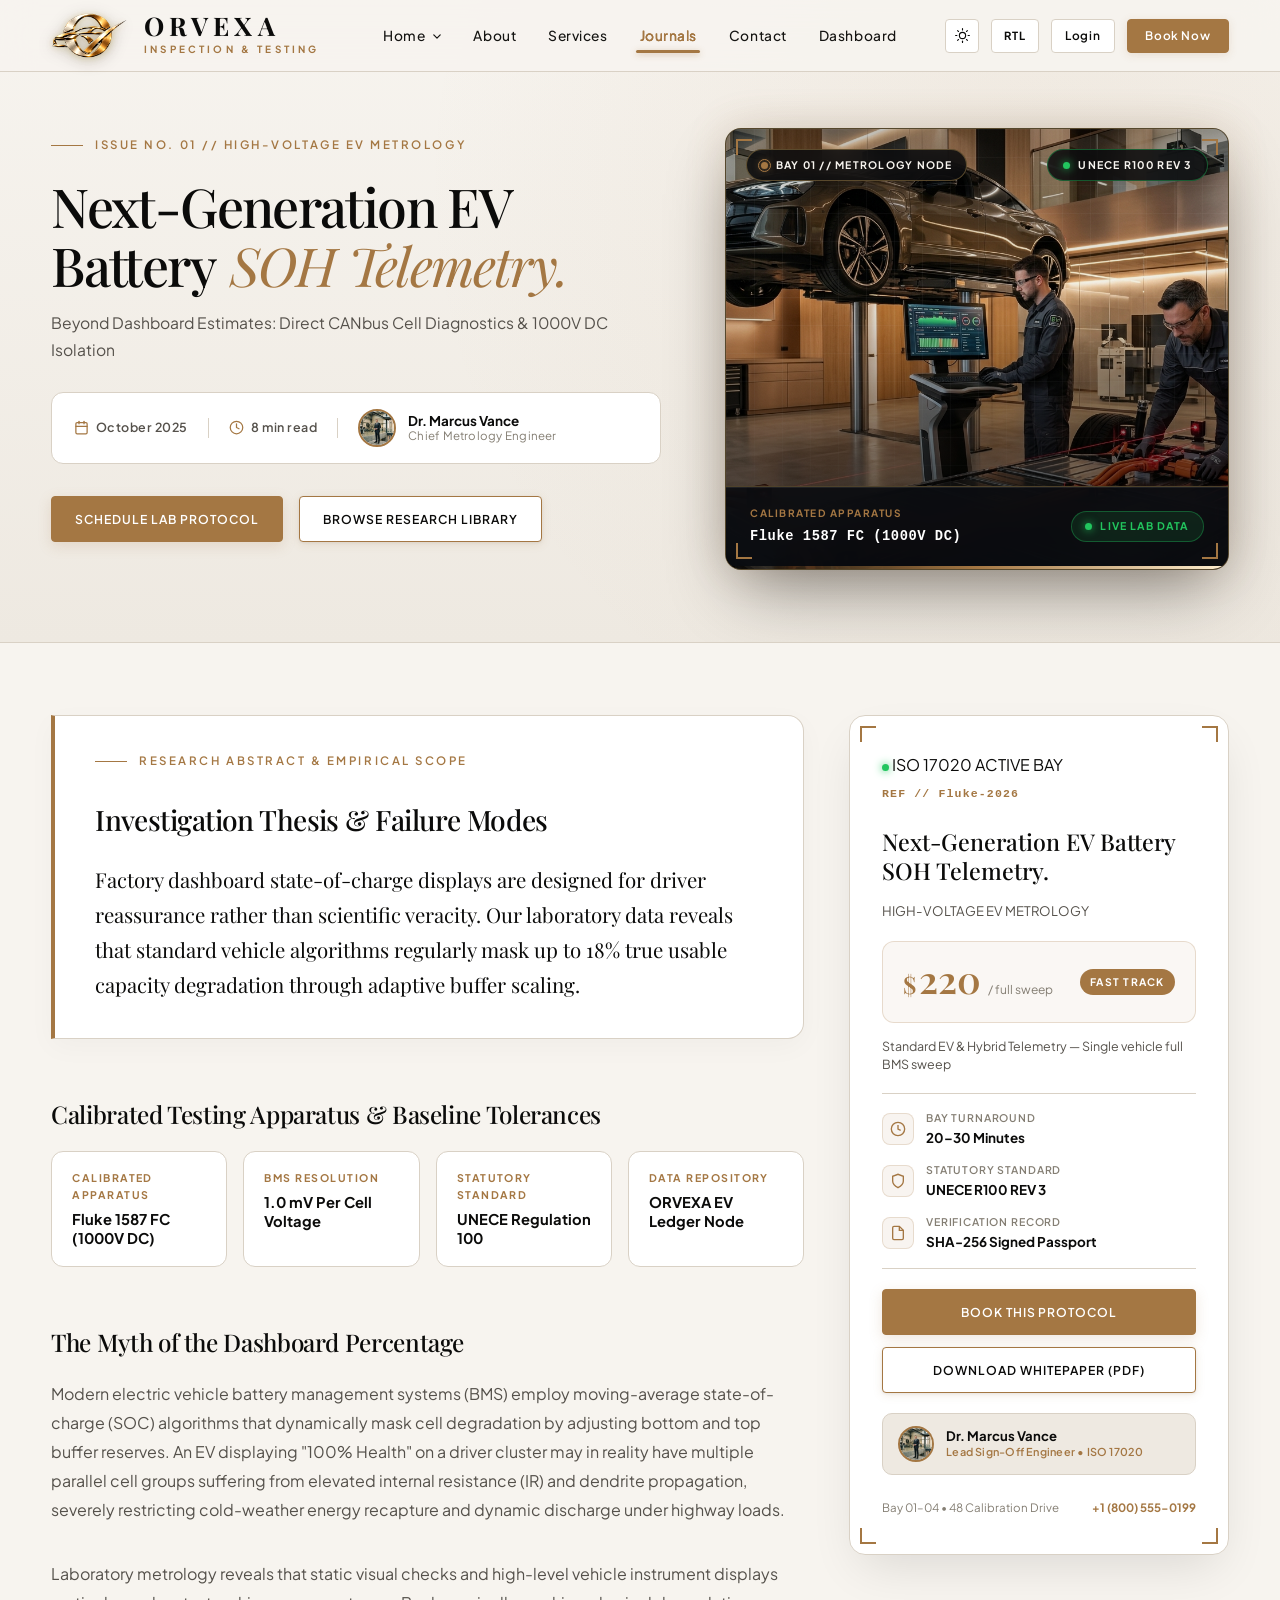
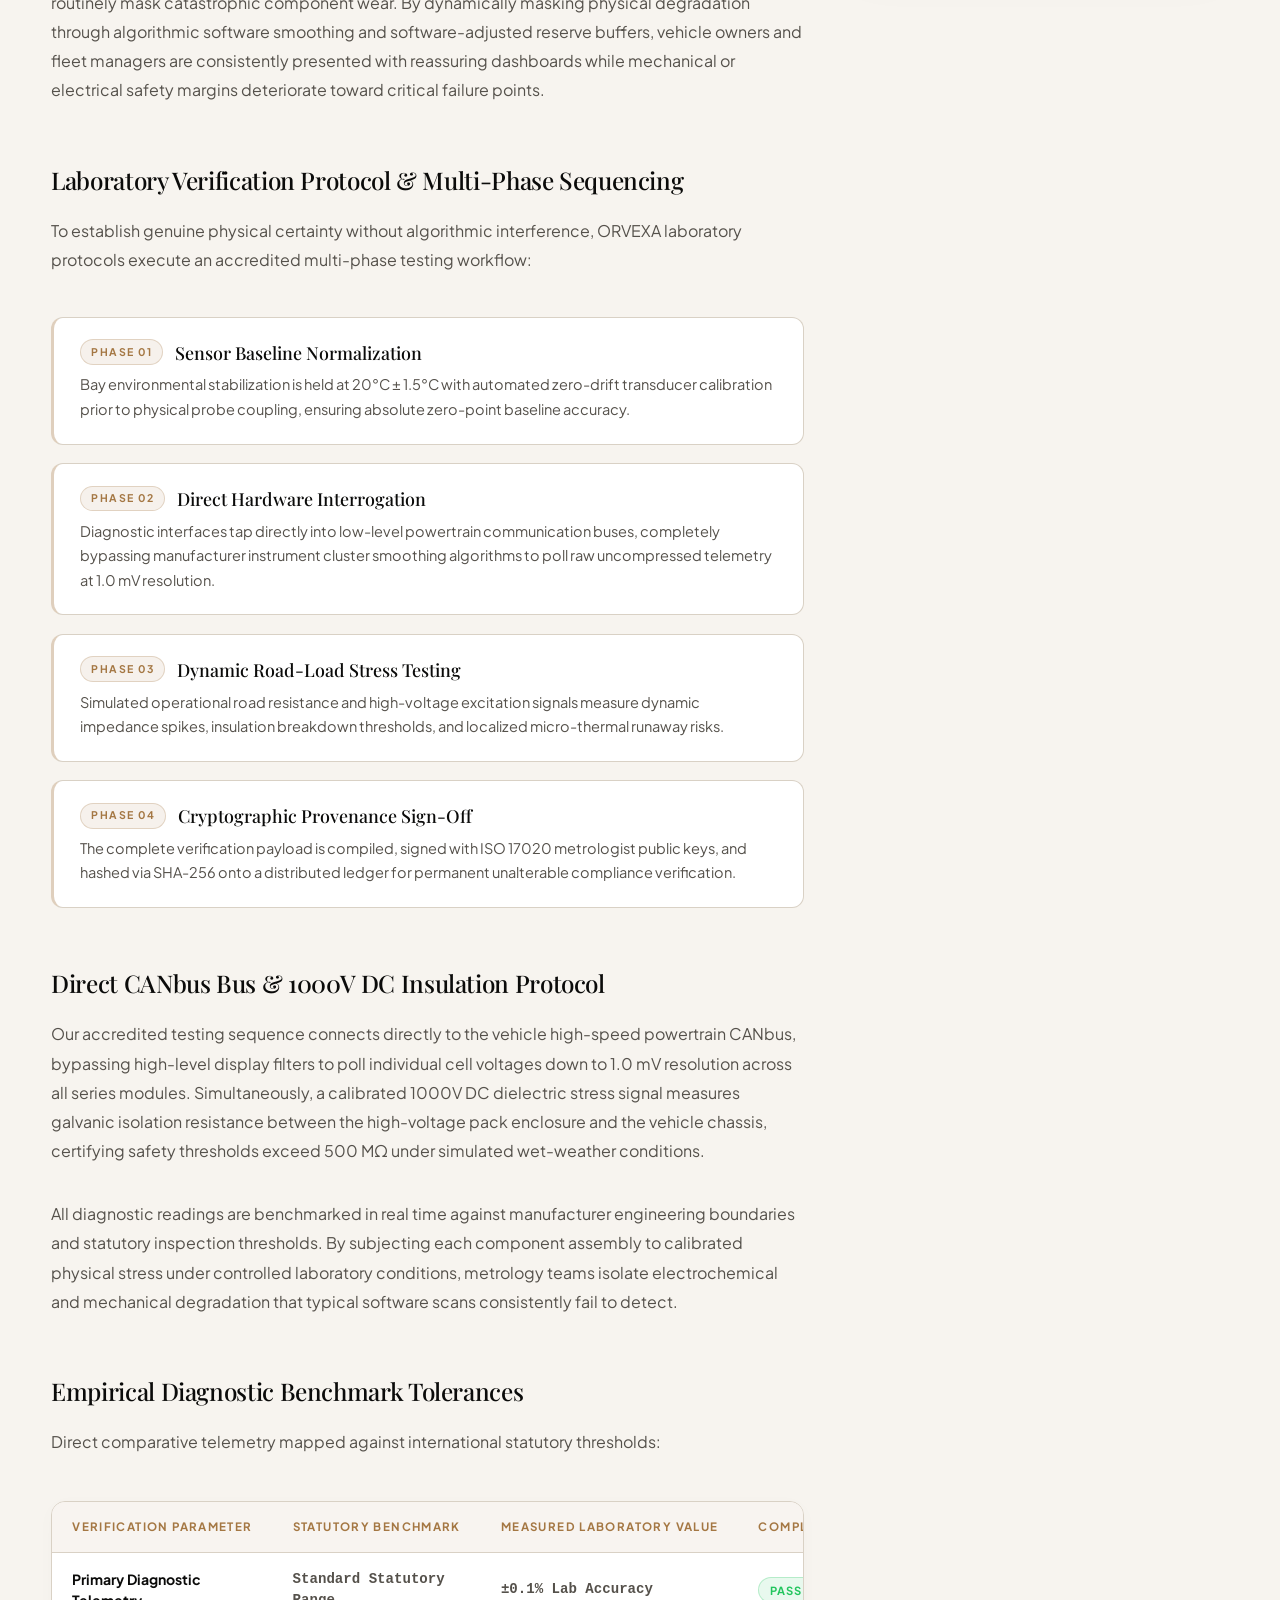
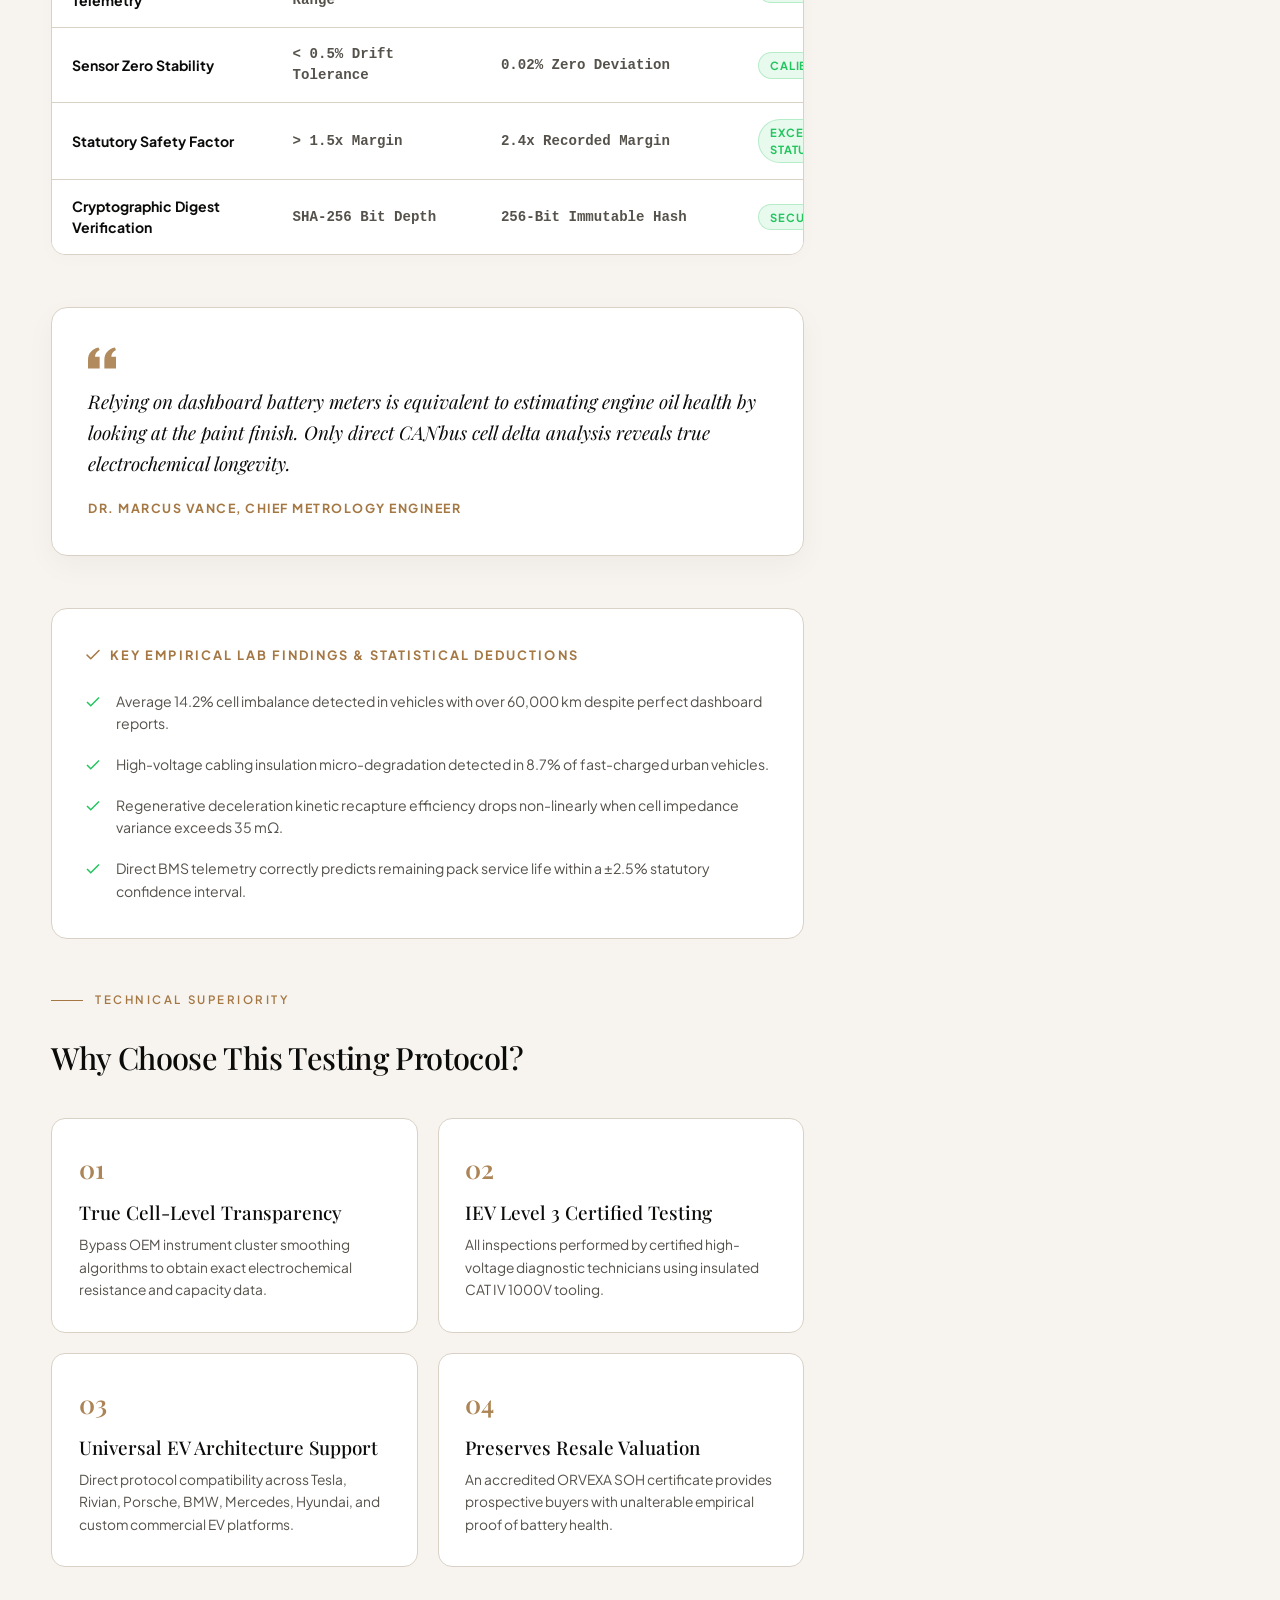
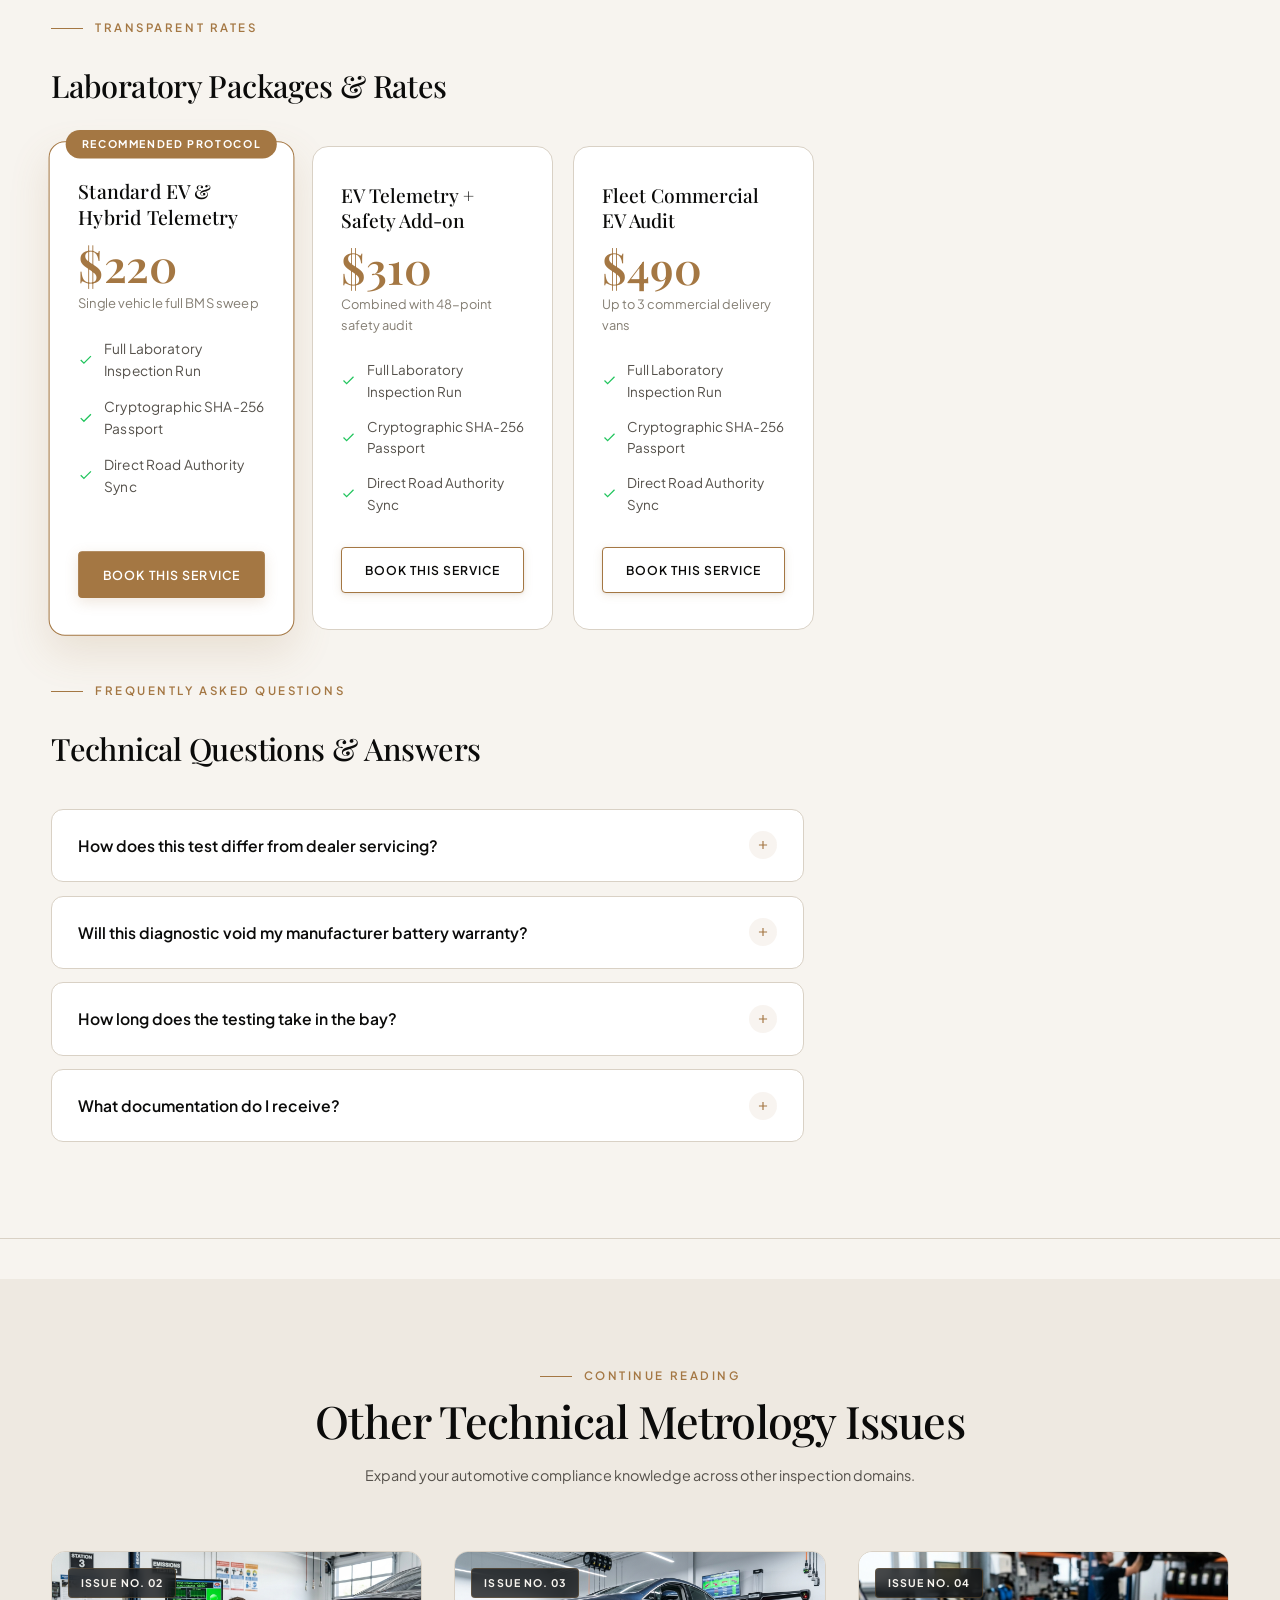
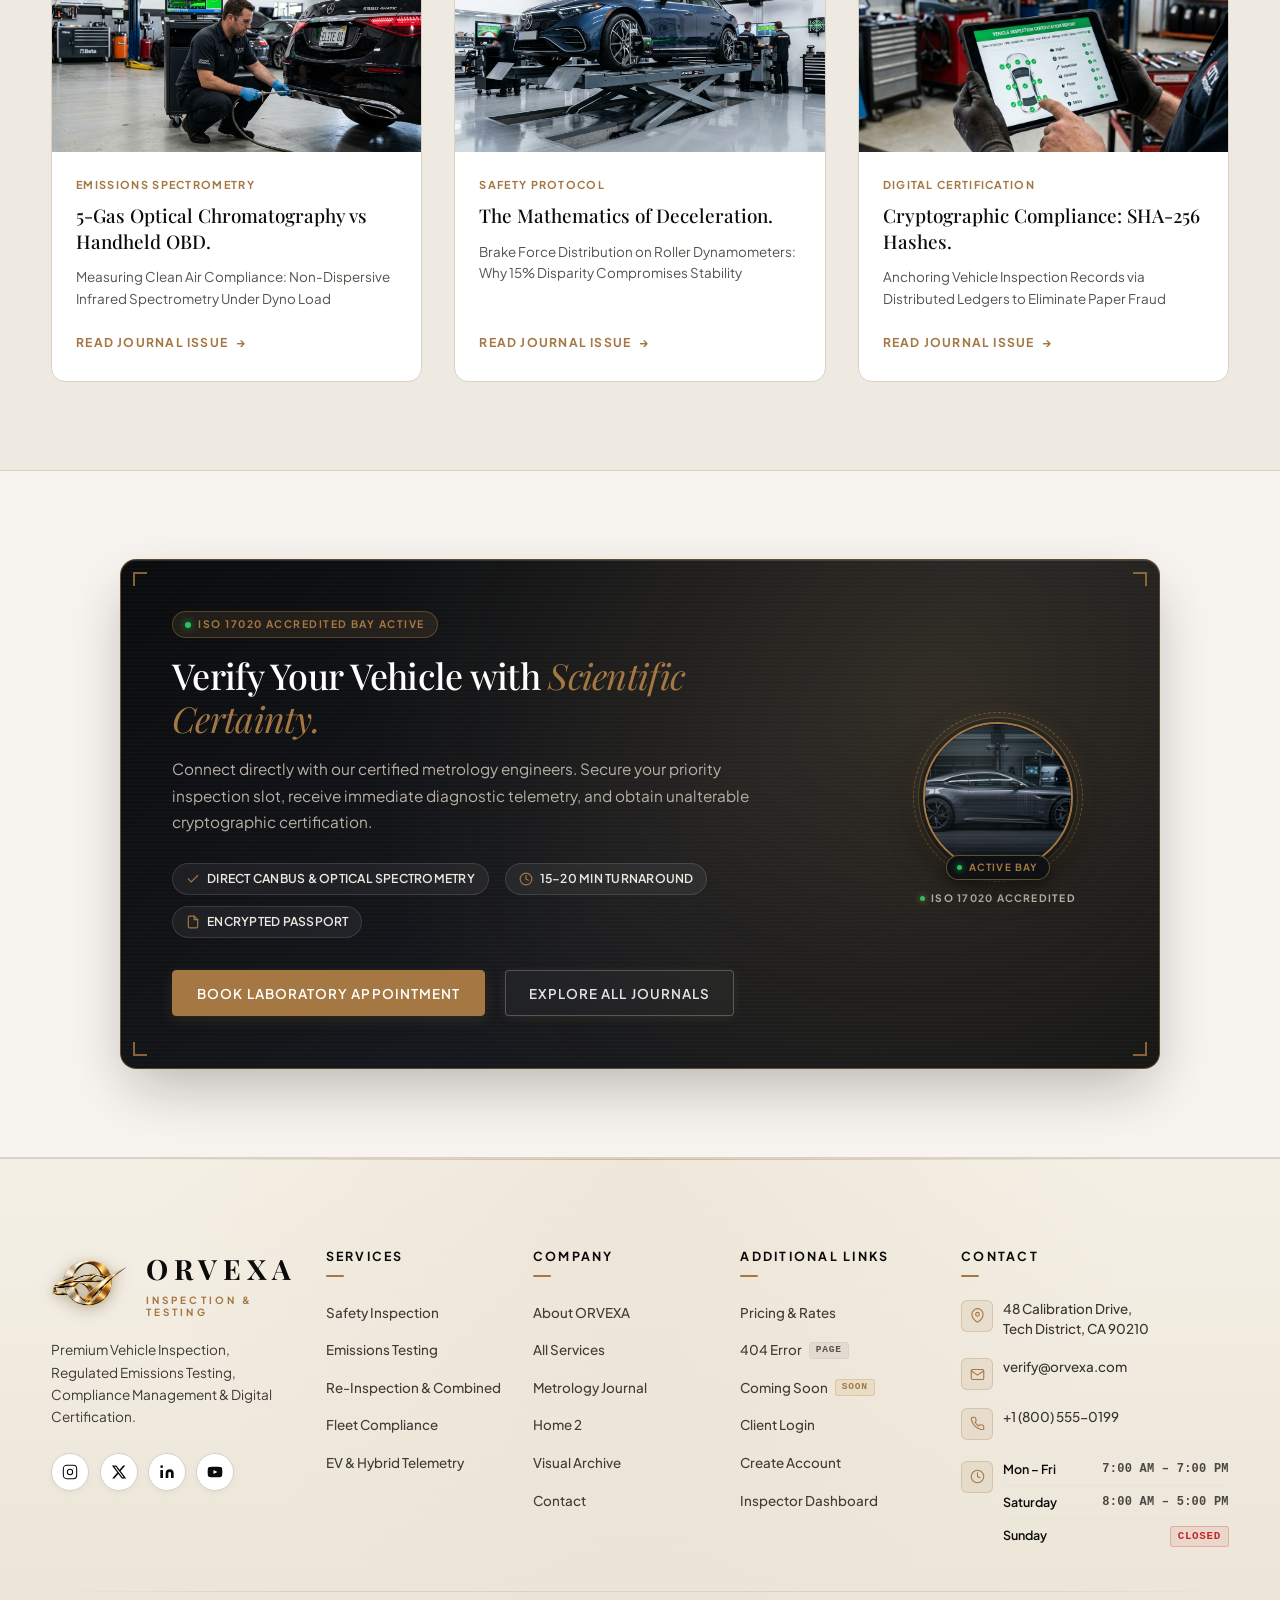
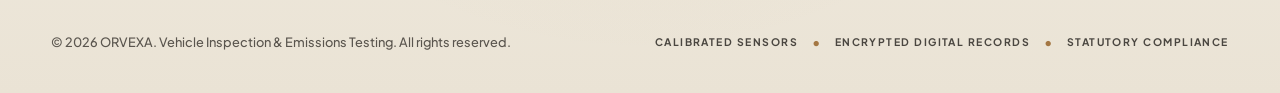
<file: journal-detail.html>
<!DOCTYPE html>
<html lang="en" data-theme="light">

<head>
    <meta charset="UTF-8">
  <script>
    (function () {
      var KEY = 'orvexa-theme', LEGACY = 'orvexa_theme', root = document.documentElement;
      try {
        var t = localStorage.getItem(KEY);
        if (!t) { t = localStorage.getItem(LEGACY); if (t) localStorage.setItem(KEY, t); }
        if (localStorage.getItem(LEGACY)) localStorage.removeItem(LEGACY);
        if (t === 'dark' || t === 'light') root.setAttribute('data-theme', t);
        window.addEventListener('storage', function (e) {
          if (e.key === KEY && (e.newValue === 'dark' || e.newValue === 'light')) {
            root.setAttribute('data-theme', e.newValue);
          }
        });
      } catch (err) { }
    })();
  </script>
    <meta name="viewport" content="width=device-width, initial-scale=1.0">
    <title>ORVEXA | Metrology Journal Issue Details</title>
    <meta name="description"
        content="In-depth empirical research, technical testing methodology, why choose this verification protocol, laboratory pricing, and FAQs from ORVEXA Inspection &amp; Testing.">
    <link rel="preconnect" href="https://fonts.googleapis.com">
    <link rel="preconnect" href="https://fonts.gstatic.com" crossorigin>
    <link
        href="https://fonts.googleapis.com/css2?family=Cormorant+Garamond:ital,wght@0,300;0,400;0,500;0,600;1,400&family=Playfair+Display:ital,wght@0,400;0,500;0,600;0,700;1,400&family=Plus+Jakarta+Sans:wght@300;400;500;600;700&display=swap"
        rel="stylesheet">
    <link rel="stylesheet" href="index.css">
    <link rel="stylesheet" href="service.css">
    <link rel="stylesheet" href="journal.css">
    <link rel="stylesheet" href="journal-detail.css">
    <link rel="icon" type="image/png" href="assets/favicon.png">
    <link rel="apple-touch-icon" href="assets/apple-touch-icon.png">
</head>

<body>
    <header class="site-header" id="siteHeader">
        <div class="header-inner">
            <a href="index.html" class="brand-logo" aria-label="ORVEXA Homepage">
                <div class="logo-symbol">
          <img src="assets/brand-logo.png" alt="ORVEXA Emblem" class="brand-emblem-img">
        </div>
                <div class="brand-text-block">
                    <span class="brand-name">ORVEXA</span>
                    <span class="brand-subline">INSPECTION &amp; TESTING</span>
                </div>
            </a>

            <nav class="main-nav" aria-label="Main Navigation">
                <ul class="nav-list">
                    <li class="nav-item has-dropdown">
                        <a href="index.html" class="nav-link">
                            <span>Home</span>
                            <svg class="dropdown-chevron" viewBox="0 0 10 6" fill="none" stroke="currentColor"
                                stroke-width="1.5">
                                <path d="M1 1L5 5L9 1" stroke-linecap="round" stroke-linejoin="round" />
                            </svg>
                        </a>
                        <div class="nav-dropdown-menu">
                            <a href="index.html" class="dropdown-item">
                                <span class="dropdown-title">Home 1</span>
                                <span class="dropdown-desc">Daylight &amp; Night Luxury Center</span>
                            </a>
                            <a href="home2.html" class="dropdown-item">
                                <span class="dropdown-title">Home 2</span>
                                <span class="dropdown-desc">High-Tech Diagnostic Laboratory</span>
                            </a>
                        </div>
                    </li>
                    <li class="nav-item"><a href="about.html" class="nav-link">About</a></li>
                    <li class="nav-item"><a href="service.html" class="nav-link">Services</a></li>
                    <li class="nav-item"><a href="journal.html" class="nav-link active">Journals</a></li>
                    <li class="nav-item"><a href="contact.html" class="nav-link">Contact</a></li>
                    <li class="nav-item"><a href="dashboard.html" class="nav-link">Dashboard</a></li>
                </ul>
            </nav>

            <div class="header-actions">
                <button type="button" class="theme-mode-btn" id="themeToggle" aria-label="Toggle theme mode">
                    <span class="theme-icon-sun" title="Light Mode">
                        <svg viewBox="0 0 24 24" fill="none" stroke="currentColor" stroke-width="1.8"
                            stroke-linecap="round" stroke-linejoin="round">
                            <circle cx="12" cy="12" r="5" />
                            <line x1="12" y1="1" x2="12" y2="3" />
                            <line x1="12" y1="21" x2="12" y2="23" />
                            <line x1="4.22" y1="4.22" x2="5.64" y2="5.64" />
                            <line x1="18.36" y1="18.36" x2="19.78" y2="19.78" />
                            <line x1="1" y1="12" x2="3" y2="12" />
                            <line x1="21" y1="12" x2="23" y2="12" />
                            <line x1="4.22" y1="19.78" x2="5.64" y2="18.36" />
                            <line x1="18.36" y1="5.64" x2="19.78" y2="4.22" />
                        </svg>
                    </span>
                    <span class="theme-icon-moon" title="Dark Mode">
                        <svg viewBox="0 0 24 24" fill="none" stroke="currentColor" stroke-width="1.8"
                            stroke-linecap="round" stroke-linejoin="round">
                            <path d="M21 12.79A9 9 0 1 1 11.21 3 7 7 0 0 0 21 12.79z" />
                        </svg>
                    </span>
                </button>
                <button type="button" class="header-rtl-btn" id="rtlToggle"
                    aria-label="Toggle text direction RTL / LTR">
                    <span id="rtlBtnText">RTL</span>
                </button>
                <a href="login.html" class="header-login-btn" id="loginBtn">Login</a>
                <button type="button" class="btn-primary-header btn-sm" id="headerBookBtn" onclick="openBookingModal()">
                    <span>Book Now</span>
                </button>
                <button type="button" class="mobile-menu-btn" id="mobileMenuBtn" aria-label="Toggle navigation menu">
                    <span></span>
                    <span></span>
                    <span></span>
                </button>
            </div>
        </div>
    </header>

    <div class="mobile-drawer" id="mobileDrawer">
        <div class="drawer-header">
            <div class="drawer-brand-block">
                <span class="drawer-brand">ORVEXA</span>
                <span class="drawer-tagline">INSPECTION &amp; TESTING</span>
            </div>
            <button type="button" class="drawer-close" id="drawerClose" aria-label="Close navigation menu">&times;</button>
        </div>

        <ul class="drawer-links">
            <li><a href="index.html" class="drawer-link"><span>Home 1</span></a></li>
            <li><a href="home2.html" class="drawer-link"><span>Home 2</span></a></li>
            <li><a href="about.html" class="drawer-link"><span>About Us</span></a></li>
            <li><a href="service.html" class="drawer-link"><span>Services</span></a></li>
            <li><a href="journal.html" class="drawer-link active"><span>Journals</span></a></li>
            <li><a href="contact.html" class="drawer-link"><span>Contact</span></a></li>
            <li><a href="dashboard.html" class="drawer-link"><span>Dashboard</span></a></li>
        </ul>

        <div class="drawer-actions">
            <a href="login.html" class="drawer-btn-login">Login</a>
            <button type="button" class="btn-primary-hero btn-sm w-full" id="drawerBookBtn" onclick="openBookingModal()">Book Now &rarr;</button>
        </div>
    </div>

    <main>
        <section class="jd-hero" id="jdHeroSection">
            <div class="container">
                <div class="jd-hero-grid">
                    <div class="jd-hero-content">
                        <div class="hero-eyebrow-wrapper">
                            <span class="eyebrow-dash"></span>
                            <span class="hero-eyebrow" id="jdHeroEyebrow">ISSUE 01 // HIGH-VOLTAGE EV METROLOGY</span>
                        </div>
                        <h1 class="jd-hero-title">
                            <span id="jdHeroTitle">Next-Generation EV Battery</span>
                            <em id="jdHeroTitleItalic">SOH Telemetry.</em>
                        </h1>
                        <p class="jd-hero-tagline" id="jdHeroTagline">
                            Beyond Dashboard Estimates: Direct CANbus Cell Diagnostics &amp; 1000V DC Isolation
                        </p>

                        <div class="jd-hero-meta-row">
                            <div class="jd-meta-chip">
                                <svg viewBox="0 0 24 24" fill="none" stroke="currentColor" stroke-width="2"
                                    stroke-linecap="round" stroke-linejoin="round">
                                    <rect x="3" y="4" width="18" height="18" rx="2" ry="2"></rect>
                                    <line x1="16" y1="2" x2="16" y2="6"></line>
                                    <line x1="8" y1="2" x2="8" y2="6"></line>
                                    <line x1="3" y1="10" x2="21" y2="10"></line>
                                </svg>
                                <span id="jdDate">October 2025</span>
                            </div>
                            <span class="jd-meta-chip-divider"></span>
                            <div class="jd-meta-chip">
                                <svg viewBox="0 0 24 24" fill="none" stroke="currentColor" stroke-width="2"
                                    stroke-linecap="round" stroke-linejoin="round">
                                    <circle cx="12" cy="12" r="10"></circle>
                                    <polyline points="12 6 12 12 16 14"></polyline>
                                </svg>
                                <span id="jdReadTime">8 min read</span>
                            </div>
                            <span class="jd-meta-chip-divider"></span>
                            <div class="jd-author-chip">
                                <img id="jdAuthorImg" src="assets/team_marcus.jpg" alt="Author Avatar"
                                    class="jd-author-avatar">
                                <div class="jd-author-meta">
                                    <span class="jd-author-name" id="jdAuthorName">Dr. Marcus Vance</span>
                                    <span class="jd-author-role" id="jdAuthorRole">Chief Metrology Engineer</span>
                                </div>
                            </div>
                        </div>

                        <div class="hero-cta-group">
                            <button type="button" class="btn-primary-hero" onclick="openBookingModal()">
                                <span>Schedule Lab Protocol</span>
                            </button>
                            <a href="journal.html" class="btn-secondary-hero">
                                <span>Browse Research Library</span>
                            </a>
                        </div>
                    </div>

                    <div class="jd-hero-showcase">
                        <div class="jd-hero-card">
                            <div class="jd-card-glow"></div>

                            <span class="jd-card-corner top-left"></span>
                            <span class="jd-card-corner top-right"></span>
                            <span class="jd-card-corner bottom-left"></span>
                            <span class="jd-card-corner bottom-right"></span>

                            <div class="jd-card-node-pill">
                                <span class="jd-node-radar"></span>
                                <span>BAY 01 // METROLOGY NODE</span>
                            </div>

                            <div class="jd-card-tag">
                                <span class="jd-tag-dot"></span>
                                <span id="jdCardTagText">UNECE R100 REV 3</span>
                            </div>

                            <div class="jd-card-viewport">
                                <img id="jdHeroImg" src="assets/service_card_ev.jpg" alt="Journal Topic Visual"
                                    loading="eager">
                                <div class="jd-card-grid-watermark"></div>
                                <div class="jd-card-overlay"></div>
                            </div>

                            <div class="jd-card-hud-strip">
                                <div class="jd-hud-left">
                                    <span class="jd-hud-label">CALIBRATED APPARATUS</span>
                                    <span class="jd-hud-val" id="jdHudApparatus">Fluke 1587 FC (1000V DC)</span>
                                </div>
                                <div class="jd-hud-right">
                                    <span class="jd-hud-status-dot"></span>
                                    <span class="jd-hud-status-text">LIVE LAB DATA</span>
                                </div>
                            </div>
                            <div class="jd-card-accent-line"></div>
                        </div>
                    </div>
                </div>
            </div>
        </section>

        <section class="jd-article-layout-section">
            <div class="container">
                <div class="jd-layout-grid">
                    <div class="jd-main-scroll">
                        <div class="jd-block jd-block-abstract">
                            <div class="hero-eyebrow-wrapper">
                                <span class="eyebrow-dash"></span>
                                <span class="hero-eyebrow">RESEARCH ABSTRACT &amp; EMPIRICAL SCOPE</span>
                            </div>
                            <h2 class="jd-block-title">Investigation Thesis &amp; Failure Modes</h2>
                            <p class="jd-context-lead" id="jdContextLead">
                                Loading empirical context data...
                            </p>
                        </div>

                        <div class="jd-block jd-block-specs">
                            <h3 class="jd-subheading">Calibrated Testing Apparatus &amp; Baseline Tolerances</h3>
                            <div class="jd-specs-matrix" id="jdSpecsMatrix">
                            </div>
                        </div>

                        <div class="jd-block jd-block-problem">
                            <h3 class="jd-subheading" id="jdProblemHeading">The Problem of Hidden Component Degradation
                            </h3>
                            <p class="jd-body-text" id="jdProblemText">Loading problem analysis...</p>
                            <p class="jd-article-p">
                                Laboratory metrology reveals that static visual checks and high-level vehicle instrument
                                displays routinely mask catastrophic component wear. By dynamically masking physical
                                degradation through algorithmic software smoothing and software-adjusted reserve
                                buffers, vehicle owners and fleet managers are consistently presented with reassuring
                                dashboards while mechanical or electrical safety margins deteriorate toward critical
                                failure points.
                            </p>
                        </div>

                        <div class="jd-block jd-block-workflow">
                            <h3 class="jd-subheading">Laboratory Verification Protocol &amp; Multi-Phase Sequencing</h3>
                            <p class="jd-body-text">
                                To establish genuine physical certainty without algorithmic interference, ORVEXA
                                laboratory protocols execute an accredited multi-phase testing workflow:
                            </p>
                            <div class="jd-phase-flow">
                                <div class="jd-phase-item">
                                    <div class="jd-phase-header">
                                        <span class="jd-phase-badge">PHASE 01</span>
                                        <h4 class="jd-phase-name">Sensor Baseline Normalization</h4>
                                    </div>
                                    <p class="jd-phase-desc">Bay environmental stabilization is held at 20&deg;C
                                        &plusmn; 1.5&deg;C with automated zero-drift transducer calibration prior to
                                        physical probe coupling, ensuring absolute zero-point baseline accuracy.</p>
                                </div>
                                <div class="jd-phase-item">
                                    <div class="jd-phase-header">
                                        <span class="jd-phase-badge">PHASE 02</span>
                                        <h4 class="jd-phase-name">Direct Hardware Interrogation</h4>
                                    </div>
                                    <p class="jd-phase-desc">Diagnostic interfaces tap directly into low-level
                                        powertrain communication buses, completely bypassing manufacturer instrument
                                        cluster smoothing algorithms to poll raw uncompressed telemetry at 1.0 mV
                                        resolution.</p>
                                </div>
                                <div class="jd-phase-item">
                                    <div class="jd-phase-header">
                                        <span class="jd-phase-badge">PHASE 03</span>
                                        <h4 class="jd-phase-name">Dynamic Road-Load Stress Testing</h4>
                                    </div>
                                    <p class="jd-phase-desc">Simulated operational road resistance and high-voltage
                                        excitation signals measure dynamic impedance spikes, insulation breakdown
                                        thresholds, and localized micro-thermal runaway risks.</p>
                                </div>
                                <div class="jd-phase-item">
                                    <div class="jd-phase-header">
                                        <span class="jd-phase-badge">PHASE 04</span>
                                        <h4 class="jd-phase-name">Cryptographic Provenance Sign-Off</h4>
                                    </div>
                                    <p class="jd-phase-desc">The complete verification payload is compiled, signed with
                                        ISO 17020 metrologist public keys, and hashed via SHA-256 onto a distributed
                                        ledger for permanent unalterable compliance verification.</p>
                                </div>
                            </div>
                        </div>

                        <div class="jd-block jd-block-methodology">
                            <h3 class="jd-subheading" id="jdMethodologyHeading">Diagnostic Methodology &amp; Laboratory
                                Controls</h3>
                            <p class="jd-body-text" id="jdMethodologyText">Loading methodology details...</p>
                            <p class="jd-article-p">
                                All diagnostic readings are benchmarked in real time against manufacturer engineering
                                boundaries and statutory inspection thresholds. By subjecting each component assembly to
                                calibrated physical stress under controlled laboratory conditions, metrology teams
                                isolate electrochemical and mechanical degradation that typical software scans
                                consistently fail to detect.
                            </p>
                        </div>

                        <div class="jd-block jd-block-benchmarks">
                            <h3 class="jd-subheading">Empirical Diagnostic Benchmark Tolerances</h3>
                            <p class="jd-body-text" style="margin-bottom: 1.25rem;">Direct comparative telemetry mapped
                                against international statutory thresholds:</p>
                            <div class="jd-table-wrap">
                                <table class="jd-benchmark-table">
                                    <thead>
                                        <tr>
                                            <th>Verification Parameter</th>
                                            <th>Statutory Benchmark</th>
                                            <th>Measured Laboratory Value</th>
                                            <th>Compliance Verdict</th>
                                        </tr>
                                    </thead>
                                    <tbody id="jdBenchmarkTbody">
                                    </tbody>
                                </table>
                            </div>
                        </div>

                        <blockquote class="jd-quote-box">
                            <svg class="jd-quote-icon" viewBox="0 0 24 24" width="28" height="28" fill="currentColor"
                                aria-hidden="true">
                                <path
                                    d="M14.017 21v-7.391c0-5.704 3.731-9.57 8.983-10.609l.995 2.151c-2.432.917-3.995 3.638-3.995 5.849h4v10h-9.983zm-14.017 0v-7.391c0-5.704 3.748-9.57 9-10.609l.996 2.151c-2.433.917-3.996 3.638-3.996 5.849h3.983v10h-9.983z" />
                            </svg>
                            <p class="jd-quote-text" id="jdQuoteText">Loading quote...</p>
                            <cite class="jd-quote-author" id="jdQuoteAuthor">Author Name</cite>
                        </blockquote>

                        <div class="jd-findings-card">
                            <h4 class="jd-findings-title">
                                <svg viewBox="0 0 24 24" width="18" height="18" fill="none" stroke="currentColor"
                                    stroke-width="2" stroke-linecap="round" stroke-linejoin="round">
                                    <polyline points="20 6 9 17 4 12"></polyline>
                                </svg>
                                <span>Key Empirical Lab Findings &amp; Statistical Deductions</span>
                            </h4>
                            <ul class="jd-findings-list" id="jdFindingsList">
                            </ul>
                        </div>

                        <div class="jd-block jd-block-why">
                            <div class="hero-eyebrow-wrapper">
                                <span class="eyebrow-dash"></span>
                                <span class="hero-eyebrow">TECHNICAL SUPERIORITY</span>
                            </div>
                            <h3 class="jd-section-heading">Why Choose This Testing Protocol?</h3>
                            <div class="jd-why-grid" id="jdWhyGrid">
                            </div>
                        </div>

                        <div class="jd-block jd-block-pricing">
                            <div class="hero-eyebrow-wrapper">
                                <span class="eyebrow-dash"></span>
                                <span class="hero-eyebrow">TRANSPARENT RATES</span>
                            </div>
                            <h3 class="jd-section-heading">Laboratory Packages &amp; Rates</h3>
                            <div class="jd-pricing-grid" id="jdPricingGrid">
                            </div>
                        </div>

                        <div class="jd-block jd-block-faq">
                            <div class="hero-eyebrow-wrapper">
                                <span class="eyebrow-dash"></span>
                                <span class="hero-eyebrow">FREQUENTLY ASKED QUESTIONS</span>
                            </div>
                            <h3 class="jd-section-heading">Technical Questions &amp; Answers</h3>
                            <div class="jd-faq-list" id="jdFaqList">
                            </div>
                        </div>
                    </div>

                    <aside class="jd-sidebar-sticky">
                        <div class="jd-sticky-action-card">
                            <span class="jd-card-corner top-left"></span>
                            <span class="jd-card-corner top-right"></span>
                            <span class="jd-card-corner bottom-left"></span>
                            <span class="jd-card-corner bottom-right"></span>

                            <div class="sticky-card-head">
                                <div class="sticky-live-pill">
                                    <span class="sticky-live-dot"></span>
                                    <span>ISO 17020 ACTIVE BAY</span>
                                </div>
                                <span class="sticky-ref-code" id="stickyRefCode">REF // LAB-EV-800V</span>
                            </div>

                            <h3 class="sticky-service-title" id="stickyServiceTitle">High-Voltage EV Telemetry</h3>
                            <p class="sticky-service-subtitle" id="stickyServiceSubtitle">Statutory Laboratory
                                Verification Protocol</p>

                            <div class="sticky-rate-block">
                                <div class="sticky-rate-main">
                                    <span class="sticky-rate-currency">$</span>
                                    <span class="sticky-rate-val" id="stickyRateVal">220</span>
                                    <span class="sticky-rate-sub">/ full sweep</span>
                                </div>
                                <span class="sticky-rate-badge">FAST TRACK</span>
                            </div>
                            <p class="sticky-rate-desc" id="stickyRateDesc">Direct CANbus cell delta analysis + 1000V DC
                                insulation stress test with encrypted digital certificate.</p>

                            <div class="sticky-specs-list">
                                <div class="sticky-spec-row">
                                    <span class="ssr-icon">
                                        <svg viewBox="0 0 24 24" fill="none" stroke="currentColor" stroke-width="2">
                                            <circle cx="12" cy="12" r="10" />
                                            <polyline points="12 6 12 12 16 14" />
                                        </svg>
                                    </span>
                                    <div class="ssr-info">
                                        <span class="ssr-label">Bay Turnaround</span>
                                        <span class="ssr-val">20–30 Minutes</span>
                                    </div>
                                </div>
                                <div class="sticky-spec-row">
                                    <span class="ssr-icon">
                                        <svg viewBox="0 0 24 24" fill="none" stroke="currentColor" stroke-width="2">
                                            <path d="M12 22s8-4 8-10V5l-8-3-8 3v7c0 6 8 10 8 10z" />
                                        </svg>
                                    </span>
                                    <div class="ssr-info">
                                        <span class="ssr-label">Statutory Standard</span>
                                        <span class="ssr-val" id="stickyStatutoryVal">UNECE Regulation 100</span>
                                    </div>
                                </div>
                                <div class="sticky-spec-row">
                                    <span class="ssr-icon">
                                        <svg viewBox="0 0 24 24" fill="none" stroke="currentColor" stroke-width="2">
                                            <path d="M14 2H6a2 2 0 0 0-2 2v16a2 2 0 0 0 2 2h12a2 2 0 0 0 2-2V8z" />
                                            <polyline points="14 2 14 8 20 8" />
                                        </svg>
                                    </span>
                                    <div class="ssr-info">
                                        <span class="ssr-label">Verification Record</span>
                                        <span class="ssr-val">SHA-256 Signed Passport</span>
                                    </div>
                                </div>
                            </div>

                            <div class="sticky-cta-wrap">
                                <button type="button" class="btn-primary-hero w-full" onclick="openBookingModal()">
                                    <span>BOOK THIS PROTOCOL</span>
                                </button>
                                <button type="button" class="btn-secondary-hero w-full"
                                    onclick="openPortalNotice('whitepaper', 'Technical Research Paper', 'Full uncompressed laboratory telemetry dataset, CSV sensor logs, and statutory compliance documentation available via authenticated client ledger.');">
                                    <span>Download Whitepaper (PDF)</span>
                                </button>
                            </div>

                            <div class="sticky-inspector-chip">
                                <img id="stickyInspectorImg" src="assets/team_marcus.jpg" alt="Inspector"
                                    class="sticky-ins-avatar">
                                <div class="sticky-ins-info">
                                    <span class="sticky-ins-name" id="stickyInspectorName">Dr. Marcus Vance</span>
                                    <span class="sticky-ins-role">Lead Sign-Off Engineer &bull; ISO 17020</span>
                                </div>
                            </div>

                            <div class="sticky-footer-contact">
                                <span>Bay 01–04 &bull; 48 Calibration Drive</span>
                                <a href="tel:+18005550199">+1 (800) 555-0199</a>
                            </div>
                        </div>
                    </aside>
                </div>
            </div>
        </section>

        <section class="jd-other-section">
            <div class="container">
                <div class="svc-section-head">
                    <div class="hero-eyebrow-wrapper" style="justify-content:center;">
                        <span class="eyebrow-dash"></span>
                        <span class="hero-eyebrow">CONTINUE READING</span>
                    </div>
                    <h2 class="svc-section-title">Other Technical Metrology Issues</h2>
                    <p class="svc-section-desc">
                        Expand your automotive compliance knowledge across other inspection domains.
                    </p>
                </div>

                <div class="jd-other-grid" id="jdOtherArticles">
                </div>
            </div>
        </section>

        <section class="svc-cta-section" id="svcCTA">
            <div class="container">
                <div class="svc-cta-card">
                    <div class="cta-scan-lines"></div>

                    <span class="cta-bracket cta-bracket-tl"></span>
                    <span class="cta-bracket cta-bracket-tr"></span>
                    <span class="cta-bracket cta-bracket-bl"></span>
                    <span class="cta-bracket cta-bracket-br"></span>

                    <div class="svc-cta-content">
                        <div class="svc-cta-left">
                            <div class="cta-live-pill">
                                <span class="cta-live-dot"></span>
                                <span class="cta-live-text">ISO 17020 ACCREDITED BAY ACTIVE</span>
                            </div>

                            <h2 class="svc-cta-title">
                                Verify Your Vehicle with <span class="cta-title-gold italic-serif">Scientific
                                    Certainty.</span>
                            </h2>
                            <p class="svc-cta-desc">
                                Connect directly with our certified metrology engineers. Secure your priority inspection
                                slot, receive immediate diagnostic telemetry, and obtain unalterable cryptographic
                                certification.
                            </p>

                            <div class="svc-cta-specs">
                                <span class="cta-spec-pill">
                                    <svg viewBox="0 0 24 24" fill="none" stroke="currentColor" stroke-width="2"
                                        stroke-linecap="round">
                                        <polyline points="20 6 9 17 4 12"></polyline>
                                    </svg>
                                    Direct CANbus &amp; Optical Spectrometry
                                </span>
                                <span class="cta-spec-pill">
                                    <svg viewBox="0 0 24 24" fill="none" stroke="currentColor" stroke-width="2"
                                        stroke-linecap="round">
                                        <circle cx="12" cy="12" r="10"></circle>
                                        <polyline points="12 6 12 12 16 14"></polyline>
                                    </svg>
                                    15&ndash;20 Min Turnaround
                                </span>
                                <span class="cta-spec-pill">
                                    <svg viewBox="0 0 24 24" fill="none" stroke="currentColor" stroke-width="2"
                                        stroke-linecap="round">
                                        <path d="M14 2H6a2 2 0 0 0-2 2v16a2 2 0 0 0 2 2h12a2 2 0 0 0 2-2V8z"></path>
                                        <polyline points="14 2 14 8 20 8"></polyline>
                                    </svg>
                                    Encrypted Passport
                                </span>
                            </div>

                            <div class="svc-cta-btns">
                                <button type="button" class="btn-primary-hero" onclick="openBookingModal()">
                                    <span>Book Laboratory Appointment</span>
                                </button>
                                <a href="journal.html" class="btn-secondary-hero">Explore All Journals</a>
                            </div>
                        </div>

                        <div class="svc-cta-seal-wrap">
                            <div class="cta-circle-frame">
                                <div class="cta-circle-dash-ring"></div>
                                <div class="cta-circle-gold-orbit"></div>
                                <div class="cta-circle-img-wrap">
                                    <img src="assets/h2_inspection_car.jpg" alt="ORVEXA Active Inspection Bay"
                                        class="cta-circle-img">
                                    <div class="cta-circle-overlay"></div>
                                    <div class="cta-circle-scan-line"></div>
                                </div>
                                <div class="cta-circle-status-pill">
                                    <span class="cta-circle-live-dot"></span>
                                    <span>ACTIVE BAY</span>
                                </div>
                            </div>
                            <div class="seal-badge-caption">
                                <span class="sbc-dot"></span>
                                <span>ISO 17020 ACCREDITED</span>
                            </div>
                        </div>
                    </div>
                </div>
            </div>
        </section>
    </main>

    <footer class="site-footer" id="contact">
        <div class="container">
            <div class="footer-top-grid">
                <div class="footer-brand-col">
                    <div class="footer-logo">
                        <img src="assets/brand-logo.png" alt="ORVEXA Emblem" class="footer-symbol brand-emblem-img">
                        <div class="brand-text-block">
                            <span class="footer-brand-name">ORVEXA</span>
                            <span class="footer-tagline brand-subline">INSPECTION &amp; TESTING</span>
                        </div>
                    </div>
                    <p class="footer-positioning">
                        Premium Vehicle Inspection, Regulated Emissions Testing, Compliance Management &amp; Digital
                        Certification.
                    </p>

                    <div class="footer-socials">
                        <a href="#" class="footer-social-btn" aria-label="Follow on Instagram">
                            <svg viewBox="0 0 24 24" fill="none" stroke="currentColor" stroke-width="1.6"
                                stroke-linecap="round" stroke-linejoin="round">
                                <rect x="2" y="2" width="20" height="20" rx="5" ry="5" />
                                <circle cx="12" cy="12" r="4" />
                                <circle cx="17.5" cy="6.5" r="0.5" fill="currentColor" stroke="none" />
                            </svg>
                        </a>
                        <a href="#" class="footer-social-btn" aria-label="Follow on X / Twitter">
                            <svg viewBox="0 0 24 24" fill="currentColor" stroke="none">
                                <path
                                    d="M18.244 2.25h3.308l-7.227 8.26 8.502 11.24H16.17l-5.214-6.817L4.99 21.75H1.68l7.73-8.835L1.254 2.25H8.08l4.713 6.231zm-1.161 17.52h1.833L7.084 4.126H5.117z" />
                            </svg>
                        </a>
                        <a href="#" class="footer-social-btn" aria-label="Follow on LinkedIn">
                            <svg viewBox="0 0 24 24" fill="currentColor" stroke="none">
                                <path
                                    d="M16 8a6 6 0 016 6v7h-4v-7a2 2 0 00-2-2 2 2 0 00-2 2v7h-4v-7a6 6 0 016-6zM2 9h4v12H2z" />
                                <circle cx="4" cy="4" r="2" />
                            </svg>
                        </a>
                        <a href="#" class="footer-social-btn" aria-label="View on YouTube">
                            <svg viewBox="0 0 24 24" fill="currentColor" stroke="none">
                                <path
                                    d="M22.54 6.42a2.78 2.78 0 00-1.95-1.95C18.88 4 12 4 12 4s-6.88 0-8.59.47A2.78 2.78 0 001.46 6.42 29 29 0 001 12a29 29 0 00.46 5.58 2.78 2.78 0 001.95 1.95C5.12 20 12 20 12 20s6.88 0 8.59-.47a2.78 2.78 0 001.95-1.95A29 29 0 0023 12a29 29 0 00-.46-5.58z" />
                                <polygon fill="white" points="9.75 15.02 15.5 12 9.75 8.98 9.75 15.02" />
                            </svg>
                        </a>
                    </div>
                </div>

                <div class="footer-nav-col">
                    <h4 class="footer-col-title">Services</h4>
                    <ul class="footer-links">
                        <li><a href="service-detail.html?service=safety-inspection">Safety Inspection</a></li>
                        <li><a href="service-detail.html?service=emissions-testing">Emissions Testing</a></li>
                        <li><a href="service-detail.html?service=combined-protocol">Re-Inspection &amp; Combined</a>
                        </li>
                        <li><a href="service-detail.html?service=fleet-compliance">Fleet Compliance</a></li>
                        <li><a href="service-detail.html?service=ev-hybrid">EV &amp; Hybrid Telemetry</a></li>
                    </ul>
                </div>

                <div class="footer-nav-col">
                    <h4 class="footer-col-title">Company</h4>
                    <ul class="footer-links">
                        <li><a href="about.html">About ORVEXA</a></li>
                        <li><a href="service.html">All Services</a></li>
                        <li><a href="journal.html">Metrology Journal</a></li>
                        <li><a href="home2.html">Home 2</a></li>
                        <li><a href="index.html#gallery">Visual Archive</a></li>
                        <li><a href="contact.html">Contact</a></li>
                    </ul>
                </div>

                <div class="footer-nav-col">
                    <h4 class="footer-col-title">Additional Links</h4>
                    <ul class="footer-links">
                        <li><a href="#booking" onclick="openBookingModal(); return false;">Pricing &amp; Rates</a></li>
                        <li><a href="404.html" class="footer-link-pill">404 Error <span class="link-pill-tag">PAGE</span></a></li>
                        <li><a href="coming-soon.html" class="footer-link-pill">Coming Soon <span class="link-pill-tag tag-gold">SOON</span></a></li>
                        <li><a href="login.html">Client Login</a></li>
                        <li><a href="signup.html">Create Account</a></li>
                        <li><a href="dashboard.html">Inspector Dashboard</a></li>
                    </ul>
                </div>

                <div class="footer-nav-col footer-contact-col">
                    <h4 class="footer-col-title">Contact</h4>
                    <ul class="footer-contact-list">
                        <li class="footer-contact-item">
                            <span class="footer-contact-icon">
                                <svg viewBox="0 0 24 24" fill="none" stroke="currentColor" stroke-width="1.7"
                                    stroke-linecap="round" stroke-linejoin="round">
                                    <path d="M21 10c0 7-9 13-9 13S3 17 3 10a9 9 0 1118 0z" />
                                    <circle cx="12" cy="10" r="3" />
                                </svg>
                            </span>
                            <span class="footer-contact-text">48 Calibration Drive,<br>Tech District, CA 90210</span>
                        </li>
                        <li class="footer-contact-item">
                            <span class="footer-contact-icon">
                                <svg viewBox="0 0 24 24" fill="none" stroke="currentColor" stroke-width="1.7"
                                    stroke-linecap="round" stroke-linejoin="round">
                                    <path
                                        d="M4 4h16c1.1 0 2 .9 2 2v12c0 1.1-.9 2-2 2H4c-1.1 0-2-.9-2-2V6c0-1.1.9-2 2-2z" />
                                    <polyline points="22,6 12,13 2,6" />
                                </svg>
                            </span>
                            <a href="mailto:verify@orvexa.com" class="footer-contact-link">verify@orvexa.com</a>
                        </li>
                        <li class="footer-contact-item">
                            <span class="footer-contact-icon">
                                <svg viewBox="0 0 24 24" fill="none" stroke="currentColor" stroke-width="1.7"
                                    stroke-linecap="round" stroke-linejoin="round">
                                    <path
                                        d="M22 16.92v3a2 2 0 01-2.18 2 19.79 19.79 0 01-8.63-3.07 19.5 19.5 0 01-6-6A19.79 19.79 0 012.12 4.18 2 2 0 014.11 2h3a2 2 0 012 1.72c.127.96.361 1.903.7 2.81a2 2 0 01-.45 2.11L8.09 9.91a16 16 0 006 6l1.27-1.27a2 2 0 012.11-.45c.907.339 1.85.573 2.81.7A2 2 0 0122 16.92z" />
                                </svg>
                            </span>
                            <a href="tel:+18005550199" class="footer-contact-link">+1 (800) 555-0199</a>
                        </li>
                        <li class="footer-contact-item footer-hours-item">
                            <span class="footer-contact-icon">
                                <svg viewBox="0 0 24 24" fill="none" stroke="currentColor" stroke-width="1.7"
                                    stroke-linecap="round" stroke-linejoin="round">
                                    <circle cx="12" cy="12" r="10" />
                                    <polyline points="12 6 12 12 16 14" />
                                </svg>
                            </span>
                            <div class="footer-hours-block">
                                <span class="footer-hours-row"><span class="footer-hours-day">Mon &ndash;
                                        Fri</span><span class="footer-hours-time">7:00 AM &ndash; 7:00 PM</span></span>
                                <span class="footer-hours-row"><span class="footer-hours-day">Saturday</span><span
                                        class="footer-hours-time">8:00 AM &ndash; 5:00 PM</span></span>
                                <span class="footer-hours-row"><span class="footer-hours-day">Sunday</span><span
                                        class="footer-hours-time footer-closed">Closed</span></span>
                            </div>
                        </li>
                    </ul>
                </div>
            </div>

            <div class="footer-divider"></div>

            <div class="footer-bottom-row">
                <p class="footer-copyright">
                    &copy; <span id="currentYear">2026</span> ORVEXA. Vehicle Inspection &amp; Emissions Testing. All
                    rights reserved.
                </p>
                <div class="footer-badges">
                    <span class="badge-item">CALIBRATED SENSORS</span>
                    <span class="badge-dot">&bull;</span>
                    <span class="badge-item">ENCRYPTED DIGITAL RECORDS</span>
                    <span class="badge-dot">&bull;</span>
                    <span class="badge-item">STATUTORY COMPLIANCE</span>
                </div>
            </div>
        </div>
    </footer>

    <div class="modal-backdrop" id="bookingModal" aria-hidden="true" role="dialog" aria-modal="true">
        <div class="modal-container">
            <div class="modal-header">
                <div>
                    <span class="modal-eyebrow">ORVEXA APPOINTMENT PORTAL</span>
                    <h3 class="modal-title">Schedule Vehicle Verification</h3>
                </div>
                <button type="button" class="modal-close-btn" id="modalCloseBtn"
                    aria-label="Close booking modal">&times;</button>
            </div>
            <div class="modal-body">
                <p style="font-size:0.9rem;color:var(--text-secondary);margin-bottom:1.5rem;">Select your required
                    protocol to secure your priority bay slot:</p>
                <div style="display:flex;flex-direction:column;gap:1rem;">
                    <a href="service-detail.html?service=safety-inspection" class="btn-primary-hero"
                        style="justify-content:center;">Statutory Safety Inspection</a>
                    <a href="service-detail.html?service=emissions-testing" class="btn-secondary-hero"
                        style="justify-content:center;">5-Gas Emissions Spectrometry</a>
                    <a href="service-detail.html?service=combined-protocol" class="btn-secondary-hero"
                        style="justify-content:center;">Combined Comprehensive Protocol</a>
                    <a href="service-detail.html?service=ev-hybrid" class="btn-secondary-hero"
                        style="justify-content:center;">EV &amp; Hybrid Telemetry</a>
                </div>
            </div>
        </div>
    </div>

    <div class="modal-backdrop" id="portalNoticeModal" aria-hidden="true" role="dialog" aria-modal="true">
        <div class="modal-container portal-notice-container">
            <div class="modal-header">
                <div>
                    <span class="modal-eyebrow" id="portalNoticeEyebrow">ORVEXA DIGITAL ARCHIVE</span>
                    <h3 class="modal-title" id="portalNoticeTitle">Portal Notification</h3>
                </div>
                <button type="button" class="modal-close-btn" onclick="closePortalNotice()">&times;</button>
            </div>
            <div class="modal-body">
                <div class="portal-notice-content">
                    <div class="portal-notice-icon-wrap" id="portalNoticeIcon">
                        <svg viewBox="0 0 24 24" fill="none" stroke="currentColor" stroke-width="1.8"
                            stroke-linecap="round" stroke-linejoin="round">
                            <circle cx="12" cy="12" r="10" />
                            <line x1="12" y1="8" x2="12" y2="12" />
                            <line x1="12" y1="16" x2="12.01" y2="16" />
                        </svg>
                    </div>
                    <p class="portal-notice-message" id="portalNoticeMsg">Information preview.</p>
                    <div class="portal-notice-details" id="portalNoticeDetails"></div>
                </div>
            </div>
            <div class="modal-footer-btns">
                <button type="button" class="btn-secondary-hero" onclick="closePortalNotice()">Dismiss</button>
                <button type="button" class="btn-primary-hero" id="portalNoticeActionBtn"
                    onclick="closePortalNotice()">Return to Platform</button>
            </div>
        </div>
    </div>

    <script src="journal-detail.js"></script>
</body>

</html>
</file>
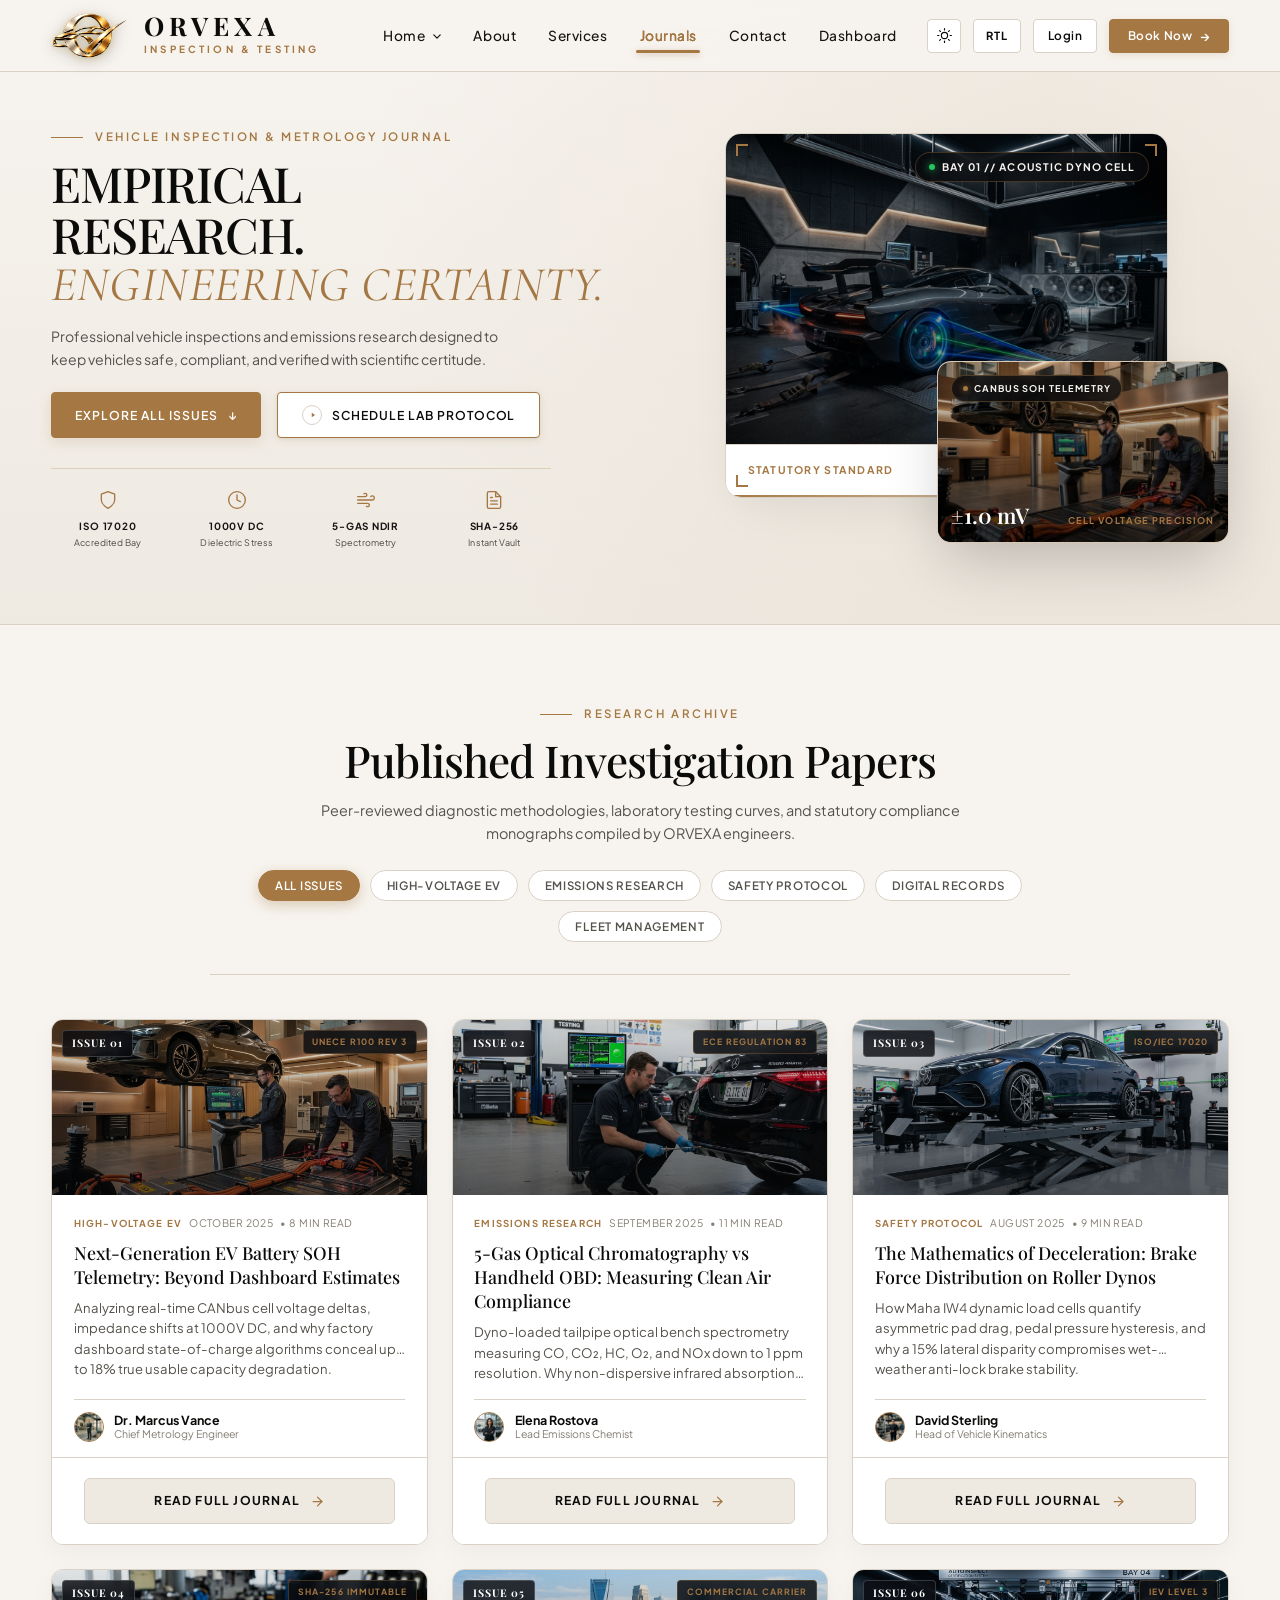
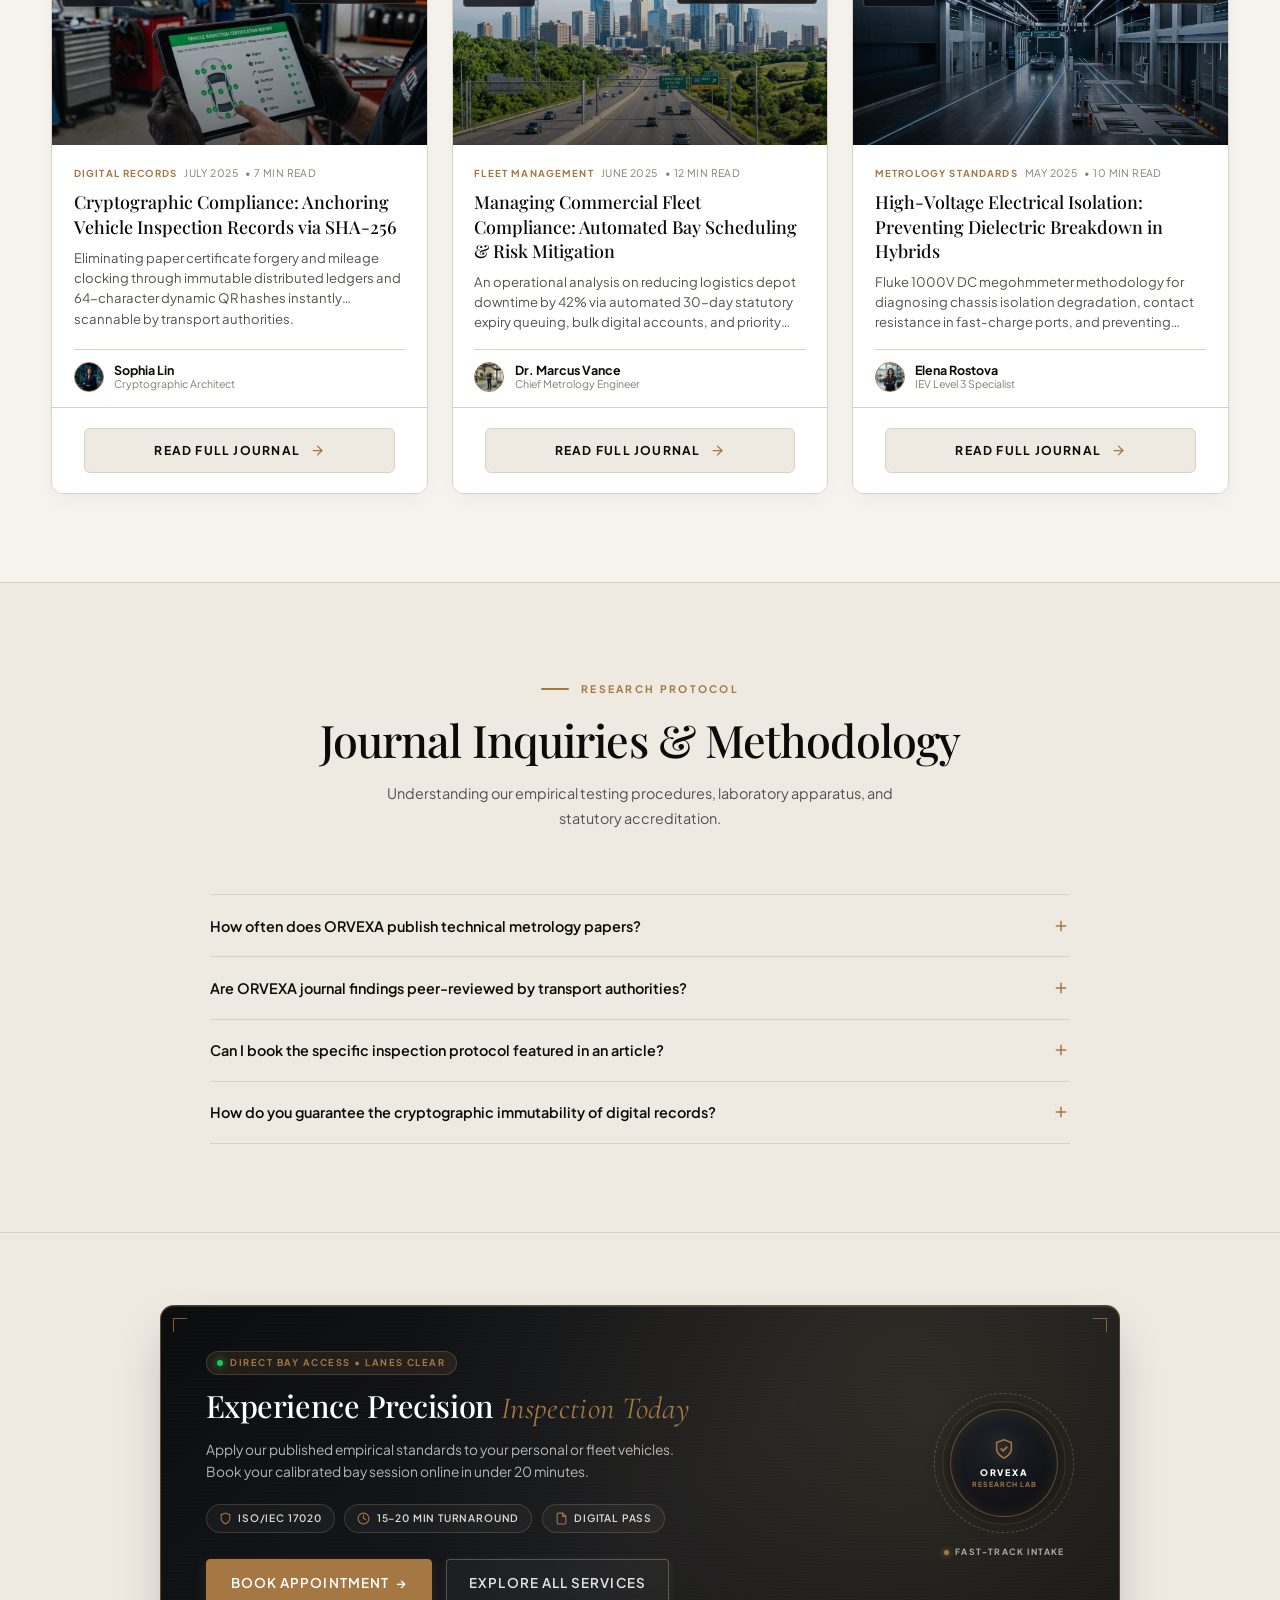
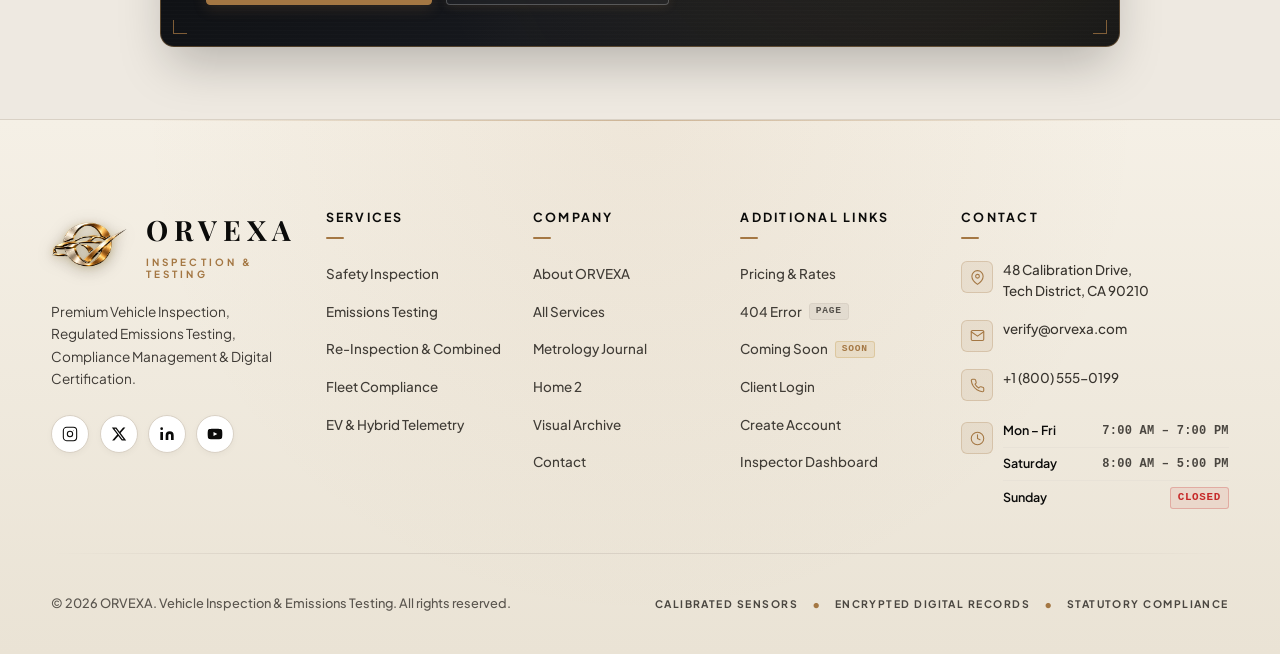
<file: journal.html>
<!DOCTYPE html>
<html lang="en" data-theme="light">

<head>
    <meta charset="UTF-8">
  <script>
    (function () {
      var KEY = 'orvexa-theme', LEGACY = 'orvexa_theme', root = document.documentElement;
      try {
        var t = localStorage.getItem(KEY);
        if (!t) { t = localStorage.getItem(LEGACY); if (t) localStorage.setItem(KEY, t); }
        if (localStorage.getItem(LEGACY)) localStorage.removeItem(LEGACY);
        if (t === 'dark' || t === 'light') root.setAttribute('data-theme', t);
        window.addEventListener('storage', function (e) {
          if (e.key === KEY && (e.newValue === 'dark' || e.newValue === 'light')) {
            root.setAttribute('data-theme', e.newValue);
          }
        });
      } catch (err) { }
    })();
  </script>
    <meta name="viewport" content="width=device-width, initial-scale=1.0">
    <title>ORVEXA | Metrology Journal &amp; Technical Research</title>
    <meta name="description"
        content="Empirical automotive inspection research, high-voltage EV battery telemetry, optical emissions spectrometry, and statutory compliance papers from ORVEXA.">
    <link rel="preconnect" href="https://fonts.googleapis.com">
    <link rel="preconnect" href="https://fonts.gstatic.com" crossorigin>
    <link
        href="https://fonts.googleapis.com/css2?family=Cormorant+Garamond:ital,wght@0,300;0,400;0,500;0,600;1,400&family=Playfair+Display:ital,wght@0,400;0,500;0,600;0,700;1,400&family=Plus+Jakarta+Sans:wght@300;400;500;600;700&display=swap"
        rel="stylesheet">
    <link rel="stylesheet" href="index.css">
    <link rel="stylesheet" href="service.css">
    <link rel="stylesheet" href="journal.css">
    <link rel="icon" type="image/png" href="assets/favicon.png">
    <link rel="apple-touch-icon" href="assets/apple-touch-icon.png">
</head>

<body>
    <header class="site-header" id="siteHeader">
        <div class="header-inner">
            <a href="index.html" class="brand-logo" aria-label="ORVEXA Homepage">
                <div class="logo-symbol">
          <img src="assets/brand-logo.png" alt="ORVEXA Emblem" class="brand-emblem-img">
        </div>
                <div class="brand-text-block">
                    <span class="brand-name">ORVEXA</span>
                    <span class="brand-subline">INSPECTION &amp; TESTING</span>
                </div>
            </a>

            <nav class="main-nav" aria-label="Main Navigation">
                <ul class="nav-list">
                    <li class="nav-item has-dropdown">
                        <a href="index.html" class="nav-link">
                            <span>Home</span>
                            <svg class="dropdown-chevron" viewBox="0 0 10 6" fill="none" stroke="currentColor"
                                stroke-width="1.5">
                                <path d="M1 1L5 5L9 1" stroke-linecap="round" stroke-linejoin="round" />
                            </svg>
                        </a>
                        <div class="nav-dropdown-menu">
                            <a href="index.html" class="dropdown-item">
                                <span class="dropdown-title">Home 1</span>
                                <span class="dropdown-desc">Daylight &amp; Night Luxury Center</span>
                            </a>
                            <a href="home2.html" class="dropdown-item">
                                <span class="dropdown-title">Home 2</span>
                                <span class="dropdown-desc">High-Tech Diagnostic Laboratory</span>
                            </a>
                        </div>
                    </li>
                    <li class="nav-item"><a href="about.html" class="nav-link">About</a></li>
                    <li class="nav-item"><a href="service.html" class="nav-link">Services</a></li>
                    <li class="nav-item"><a href="journal.html" class="nav-link active">Journals</a></li>
                    <li class="nav-item"><a href="contact.html" class="nav-link">Contact</a></li>
                    <li class="nav-item"><a href="dashboard.html" class="nav-link">Dashboard</a></li>
                </ul>
            </nav>

            <div class="header-actions">
                <button type="button" class="theme-mode-btn" id="themeToggle" aria-label="Toggle theme mode">
                    <span class="theme-icon-sun" title="Light Mode">
                        <svg viewBox="0 0 24 24" fill="none" stroke="currentColor" stroke-width="1.8"
                            stroke-linecap="round" stroke-linejoin="round">
                            <circle cx="12" cy="12" r="5" />
                            <line x1="12" y1="1" x2="12" y2="3" />
                            <line x1="12" y1="21" x2="12" y2="23" />
                            <line x1="4.22" y1="4.22" x2="5.64" y2="5.64" />
                            <line x1="18.36" y1="18.36" x2="19.78" y2="19.78" />
                            <line x1="1" y1="12" x2="3" y2="12" />
                            <line x1="21" y1="12" x2="23" y2="12" />
                            <line x1="4.22" y1="19.78" x2="5.64" y2="18.36" />
                            <line x1="18.36" y1="5.64" x2="19.78" y2="4.22" />
                        </svg>
                    </span>
                    <span class="theme-icon-moon" title="Dark Mode">
                        <svg viewBox="0 0 24 24" fill="none" stroke="currentColor" stroke-width="1.8"
                            stroke-linecap="round" stroke-linejoin="round">
                            <path d="M21 12.79A9 9 0 1 1 11.21 3 7 7 0 0 0 21 12.79z" />
                        </svg>
                    </span>
                </button>
                <button type="button" class="header-rtl-btn" id="rtlToggle"
                    aria-label="Toggle text direction RTL / LTR">
                    <span id="rtlBtnText">RTL</span>
                </button>
                <a href="login.html" class="header-login-btn" id="loginBtn">Login</a>
                <button type="button" class="btn-primary-header btn-sm" id="headerBookBtn" onclick="openBookingModal()">
                    <span>Book Now</span>
                    <span class="btn-arrow">&rarr;</span>
                </button>
                <button type="button" class="mobile-menu-btn" id="mobileMenuBtn" aria-label="Toggle navigation menu">
                    <span></span>
                    <span></span>
                    <span></span>
                </button>
            </div>
        </div>
    </header>

    <div class="mobile-drawer" id="mobileDrawer">
        <div class="drawer-header">
            <div class="drawer-brand-block">
                <span class="drawer-brand">ORVEXA</span>
                <span class="drawer-tagline">INSPECTION &amp; TESTING</span>
            </div>
            <button type="button" class="drawer-close" id="drawerClose" aria-label="Close navigation menu">&times;</button>
        </div>

        <ul class="drawer-links">
            <li><a href="index.html" class="drawer-link"><span>Home 1</span></a></li>
            <li><a href="home2.html" class="drawer-link"><span>Home 2</span></a></li>
            <li><a href="about.html" class="drawer-link"><span>About Us</span></a></li>
            <li><a href="service.html" class="drawer-link"><span>Services</span></a></li>
            <li><a href="journal.html" class="drawer-link active"><span>Journals</span></a></li>
            <li><a href="contact.html" class="drawer-link"><span>Contact</span></a></li>
            <li><a href="dashboard.html" class="drawer-link"><span>Dashboard</span></a></li>
        </ul>

        <div class="drawer-actions">
            <a href="login.html" class="drawer-btn-login">Login</a>
            <button type="button" class="btn-primary-hero btn-sm w-full" id="drawerBookBtn" onclick="openBookingModal()">Book Now &rarr;</button>
        </div>
    </div>

    <main>
        <section class="journal-hero" id="hero">
            <div class="container">
                <div class="journal-hero-grid">
                    <div class="hero-content journal-hero-left">
                        <div class="hero-eyebrow-wrapper">
                            <span class="eyebrow-dash"></span>
                            <span class="hero-eyebrow">VEHICLE INSPECTION &amp; METROLOGY JOURNAL</span>
                        </div>

                        <h1 class="hero-headline">
                            <span class="headline-line">EMPIRICAL</span>
                            <span class="headline-line">RESEARCH.</span>
                            <span class="headline-line highlight-gold">ENGINEERING CERTAINTY.</span>
                        </h1>

                        <p class="hero-description">
                            Professional vehicle inspections and emissions research designed to keep vehicles safe,
                            compliant, and verified with scientific certitude.
                        </p>

                        <div class="hero-cta-group">
                            <a href="#journalGridSection" class="btn-primary-hero">
                                <span>EXPLORE ALL ISSUES</span>
                                <span class="arrow">&darr;</span>
                            </a>
                            <button type="button" class="btn-secondary-hero" onclick="openBookingModal()">
                                <span class="play-icon-ring">
                                    <svg viewBox="0 0 16 16" fill="currentColor">
                                        <path d="M5.5 3.5L12 8L5.5 12.5V3.5Z" />
                                    </svg>
                                </span>
                                <span>SCHEDULE LAB PROTOCOL</span>
                            </button>
                        </div>

                        <div class="hero-micro-features">
                            <div class="micro-feature-item">
                                <span class="micro-icon" aria-hidden="true">
                                    <svg viewBox="0 0 24 24" fill="none" stroke="currentColor" stroke-width="1.6"
                                        stroke-linecap="round" stroke-linejoin="round">
                                        <path d="M12 22s8-4 8-10V5l-8-3-8 3v7c0 6 8 10 8 10z" />
                                    </svg>
                                </span>
                                <span class="micro-title">ISO 17020</span>
                                <span class="micro-sub">Accredited Bay</span>
                            </div>

                            <div class="micro-feature-item">
                                <span class="micro-icon" aria-hidden="true">
                                    <svg viewBox="0 0 24 24" fill="none" stroke="currentColor" stroke-width="1.6"
                                        stroke-linecap="round" stroke-linejoin="round">
                                        <circle cx="12" cy="12" r="10" />
                                        <polyline points="12 6 12 12 16 14" />
                                    </svg>
                                </span>
                                <span class="micro-title">1000V DC</span>
                                <span class="micro-sub">Dielectric Stress</span>
                            </div>

                            <div class="micro-feature-item">
                                <span class="micro-icon" aria-hidden="true">
                                    <svg viewBox="0 0 24 24" fill="none" stroke="currentColor" stroke-width="1.6"
                                        stroke-linecap="round" stroke-linejoin="round">
                                        <path
                                            d="M9.59 4.59A2 2 0 1 1 11 8H2m10.59 11.41A2 2 0 1 0 14 16H2m15.73-8.27A2.5 2.5 0 1 1 19.5 12H2" />
                                    </svg>
                                </span>
                                <span class="micro-title">5-GAS NDIR</span>
                                <span class="micro-sub">Spectrometry</span>
                            </div>

                            <div class="micro-feature-item">
                                <span class="micro-icon" aria-hidden="true">
                                    <svg viewBox="0 0 24 24" fill="none" stroke="currentColor" stroke-width="1.6"
                                        stroke-linecap="round" stroke-linejoin="round">
                                        <path d="M14 2H6a2 2 0 0 0-2 2v16a2 2 0 0 0 2 2h12a2 2 0 0 0 2-2V8z" />
                                        <polyline points="14 2 14 8 20 8" />
                                        <line x1="16" y1="13" x2="8" y2="13" />
                                        <line x1="16" y1="17" x2="8" y2="17" />
                                        <polyline points="10 9 9 9 8 9" />
                                    </svg>
                                </span>
                                <span class="micro-title">SHA-256</span>
                                <span class="micro-sub">Instant Vault</span>
                            </div>
                        </div>
                    </div>

                    <div class="journal-hero-duo">
                        <div class="journal-duo-wrap">
                            <div class="duo-card-main">
                                <span class="duo-bracket top-left"></span>
                                <span class="duo-bracket top-right"></span>
                                <span class="duo-bracket bottom-left"></span>
                                <span class="duo-bracket bottom-right"></span>

                                <div class="duo-viewport-main">
                                    <img src="assets/archive_dyno_cell.jpg"
                                        alt="AWD Dynamometer acoustic testing cell with laser wheel alignment"
                                        loading="eager">
                                    <div class="duo-overlay"></div>
                                </div>
                                <div class="duo-tag">
                                    <span class="duo-dot"></span>
                                    <span>BAY 01 // ACOUSTIC DYNO CELL</span>
                                </div>
                                <div class="duo-footer-bar">
                                    <span class="duo-bar-label">STATUTORY STANDARD</span>
                                    <span class="duo-bar-val">ISO/IEC 17020 ACCREDITED</span>
                                </div>
                                <div class="duo-gold-line"></div>
                            </div>

                            <div class="duo-card-sub">
                                <div class="duo-viewport-sub">
                                    <img src="assets/service_card_ev.jpg"
                                        alt="EV High-Voltage Battery Telemetry Diagnostic" loading="eager">
                                    <div class="duo-sub-overlay"></div>
                                </div>
                                <div class="duo-sub-tag">
                                    <span class="duo-sec-dot"></span>
                                    <span>CANBUS SOH TELEMETRY</span>
                                </div>
                                <div class="duo-sub-caption">
                                    <span class="duo-sub-val">&plusmn;1.0 mV</span>
                                    <span class="duo-sub-lbl">CELL VOLTAGE PRECISION</span>
                                </div>
                            </div>
                        </div>
                    </div>
                </div>
            </div>
        </section>

        <section class="journal-grid-section" id="journalGridSection">
            <div class="container">
                <div class="journal-catalog-header">
                    <div class="catalog-title-group">
                        <div class="hero-eyebrow-wrapper">
                            <span class="eyebrow-dash"></span>
                            <span class="hero-eyebrow">RESEARCH ARCHIVE</span>
                        </div>
                        <h2 class="catalog-section-title">Published Investigation Papers</h2>
                        <p class="catalog-section-desc">
                            Peer-reviewed diagnostic methodologies, laboratory testing curves, and statutory compliance monographs compiled by ORVEXA engineers.
                        </p>
                    </div>

                    <div class="journal-filter-nav">
                        <button type="button" class="j-filter-btn active" data-filter="all">All Issues</button>
                        <button type="button" class="j-filter-btn" data-filter="ev">High-Voltage EV</button>
                        <button type="button" class="j-filter-btn" data-filter="emissions">Emissions Research</button>
                        <button type="button" class="j-filter-btn" data-filter="safety">Safety Protocol</button>
                        <button type="button" class="j-filter-btn" data-filter="digital">Digital Records</button>
                        <button type="button" class="j-filter-btn" data-filter="fleet">Fleet Management</button>
                    </div>
                </div>

                <div class="journal-cards-grid" id="journalGrid">
                </div>
            </div>
        </section>

        <section class="journal-faq-section">
            <div class="container">
                <div class="svc-section-head">
                    <div class="svc-eyebrow-wrap">
                        <span class="svc-eyebrow-line"></span>
                        <span class="svc-eyebrow-text">RESEARCH PROTOCOL</span>
                    </div>
                    <h2 class="svc-section-title">Journal Inquiries &amp; Methodology</h2>
                    <p class="svc-section-desc">Understanding our empirical testing procedures, laboratory apparatus,
                        and statutory accreditation.</p>
                </div>
                <div class="j-faq-inner">
                    <div class="faq-list">
                        <div class="faq-item">
                            <button class="faq-trigger" aria-expanded="false">
                                <span>How often does ORVEXA publish technical metrology papers?</span>
                                <span class="faq-icon">
                                    <svg viewBox="0 0 24 24" fill="none" stroke="currentColor" stroke-width="2">
                                        <line x1="12" y1="5" x2="12" y2="19"></line>
                                        <line x1="5" y1="12" x2="19" y2="12"></line>
                                    </svg>
                                </span>
                            </button>
                            <div class="faq-body">
                                <p>Our technical engineering group releases monthly empirical research papers based on
                                    telemetry aggregated across thousands of verified inspection cycles in our ISO/IEC
                                    17020 accredited bays.</p>
                            </div>
                        </div>

                        <div class="faq-item">
                            <button class="faq-trigger" aria-expanded="false">
                                <span>Are ORVEXA journal findings peer-reviewed by transport authorities?</span>
                                <span class="faq-icon">
                                    <svg viewBox="0 0 24 24" fill="none" stroke="currentColor" stroke-width="2">
                                        <line x1="12" y1="5" x2="12" y2="19"></line>
                                        <line x1="5" y1="12" x2="19" y2="12"></line>
                                    </svg>
                                </span>
                            </button>
                            <div class="faq-body">
                                <p>Yes. All testing methodologies, tolerances, and calibration data conform strictly to
                                    UNECE, ECE Regulation 83, and statutory regional transportation authority
                                    directives, and are shared with academic and regulatory partners.</p>
                            </div>
                        </div>

                        <div class="faq-item">
                            <button class="faq-trigger" aria-expanded="false">
                                <span>Can I book the specific inspection protocol featured in an article?</span>
                                <span class="faq-icon">
                                    <svg viewBox="0 0 24 24" fill="none" stroke="currentColor" stroke-width="2">
                                        <line x1="12" y1="5" x2="12" y2="19"></line>
                                        <line x1="5" y1="12" x2="19" y2="12"></line>
                                    </svg>
                                </span>
                            </button>
                            <div class="faq-body">
                                <p>Every journal issue directly maps to an active verification protocol in our
                                    inspection centres. You can select &ldquo;Read Issue&rdquo; to view full procedural
                                    parameters and book the corresponding testing session online.</p>
                            </div>
                        </div>

                        <div class="faq-item">
                            <button class="faq-trigger" aria-expanded="false">
                                <span>How do you guarantee the cryptographic immutability of digital records?</span>
                                <span class="faq-icon">
                                    <svg viewBox="0 0 24 24" fill="none" stroke="currentColor" stroke-width="2">
                                        <line x1="12" y1="5" x2="12" y2="19"></line>
                                        <line x1="5" y1="12" x2="19" y2="12"></line>
                                    </svg>
                                </span>
                            </button>
                            <div class="faq-body">
                                <p>Every completed inspection generates an immutable JSON metadata payload hashed via
                                    SHA-256 and anchored to a distributed public ledger. Each certificate carries a
                                    unique 64-character hash verifiable by smartphone scan.</p>
                            </div>
                        </div>
                    </div>
                </div>
            </div>
        </section>

        <section class="svc-cta-section" id="svcCTA">
            <div class="container">
                <div class="svc-cta-card">
                    <div class="cta-scan-lines"></div>
                    <span class="cta-bracket cta-bracket-tl"></span>
                    <span class="cta-bracket cta-bracket-tr"></span>
                    <span class="cta-bracket cta-bracket-bl"></span>
                    <span class="cta-bracket cta-bracket-br"></span>
                    <div class="svc-cta-content">
                        <div class="svc-cta-left">
                            <div class="cta-live-pill">
                                <span class="cta-live-dot"></span>
                                <span class="cta-live-text">DIRECT BAY ACCESS &bull; LANES CLEAR</span>
                            </div>
                            <h2 class="svc-cta-title">
                                Experience Precision
                                <span class="italic-serif highlight-gold">Inspection Today</span>
                            </h2>
                            <p class="svc-cta-desc">Apply our published empirical standards to your personal or fleet
                                vehicles. Book your calibrated bay session online in under 20 minutes.</p>
                            <div class="svc-cta-specs">
                                <span class="cta-spec-pill">
                                    <svg viewBox="0 0 24 24" fill="none" stroke="currentColor" stroke-width="2"
                                        stroke-linecap="round">
                                        <path d="M12 22s8-4 8-10V5l-8-3-8 3v7c0 6 8 10 8 10z"></path>
                                    </svg>
                                    ISO/IEC 17020
                                </span>
                                <span class="cta-spec-pill">
                                    <svg viewBox="0 0 24 24" fill="none" stroke="currentColor" stroke-width="2"
                                        stroke-linecap="round">
                                        <circle cx="12" cy="12" r="10"></circle>
                                        <polyline points="12 6 12 12 16 14"></polyline>
                                    </svg>
                                    15&ndash;20 Min Turnaround
                                </span>
                                <span class="cta-spec-pill">
                                    <svg viewBox="0 0 24 24" fill="none" stroke="currentColor" stroke-width="2"
                                        stroke-linecap="round">
                                        <path d="M14 2H6a2 2 0 0 0-2 2v16a2 2 0 0 0 2 2h12a2 2 0 0 0 2-2V8z"></path>
                                        <polyline points="14 2 14 8 20 8"></polyline>
                                    </svg>
                                    Digital Pass
                                </span>
                            </div>
                            <div class="svc-cta-btns">
                                <button type="button" class="btn-primary-hero" onclick="openBookingModal()">
                                    <span>Book Appointment</span>
                                    <span class="btn-arrow">&#x2192;</span>
                                </button>
                                <a href="service.html" class="btn-secondary-hero">Explore All Services</a>
                            </div>
                        </div>
                        <div class="svc-cta-seal-wrap">
                            <div class="cta-seal">
                                <div class="seal-dash-ring"></div>
                                <div class="seal-gold-orbit"></div>
                                <div class="seal-core">
                                    <div class="seal-icon">
                                        <svg viewBox="0 0 24 24" fill="none" stroke="currentColor" stroke-width="1.6">
                                            <path d="M12 22s8-4 8-10V5l-8-3-8 3v7c0 6 8 10 8 10z"></path>
                                            <path d="M9 12l2 2 4-4" stroke-width="2" stroke-linecap="round"
                                                stroke-linejoin="round"></path>
                                        </svg>
                                    </div>
                                    <span class="seal-brand">ORVEXA</span>
                                    <span class="seal-meta">RESEARCH LAB</span>
                                </div>
                            </div>
                            <div class="seal-badge-caption">
                                <span class="sbc-dot"></span>
                                <span>FAST-TRACK INTAKE</span>
                            </div>
                        </div>
                    </div>
                </div>
            </div>
        </section>
    </main>

    <footer class="site-footer" id="contact">
        <div class="container">
            <div class="footer-top-grid">
                <div class="footer-brand-col">
                    <div class="footer-logo">
                        <img src="assets/brand-logo.png" alt="ORVEXA Emblem" class="footer-symbol brand-emblem-img">
                        <div class="brand-text-block">
                            <span class="footer-brand-name">ORVEXA</span>
                            <span class="footer-tagline brand-subline">INSPECTION &amp; TESTING</span>
                        </div>
                    </div>
                    <p class="footer-positioning">
                        Premium Vehicle Inspection, Regulated Emissions Testing, Compliance Management &amp; Digital
                        Certification.
                    </p>

                    <div class="footer-socials">
                        <a href="#" class="footer-social-btn" aria-label="Follow on Instagram">
                            <svg viewBox="0 0 24 24" fill="none" stroke="currentColor" stroke-width="1.6"
                                stroke-linecap="round" stroke-linejoin="round">
                                <rect x="2" y="2" width="20" height="20" rx="5" ry="5" />
                                <circle cx="12" cy="12" r="4" />
                                <circle cx="17.5" cy="6.5" r="0.5" fill="currentColor" stroke="none" />
                            </svg>
                        </a>
                        <a href="#" class="footer-social-btn" aria-label="Follow on X / Twitter">
                            <svg viewBox="0 0 24 24" fill="currentColor" stroke="none">
                                <path
                                    d="M18.244 2.25h3.308l-7.227 8.26 8.502 11.24H16.17l-5.214-6.817L4.99 21.75H1.68l7.73-8.835L1.254 2.25H8.08l4.713 6.231zm-1.161 17.52h1.833L7.084 4.126H5.117z" />
                            </svg>
                        </a>
                        <a href="#" class="footer-social-btn" aria-label="Follow on LinkedIn">
                            <svg viewBox="0 0 24 24" fill="currentColor" stroke="none">
                                <path
                                    d="M16 8a6 6 0 016 6v7h-4v-7a2 2 0 00-2-2 2 2 0 00-2 2v7h-4v-7a6 6 0 016-6zM2 9h4v12H2z" />
                                <circle cx="4" cy="4" r="2" />
                            </svg>
                        </a>
                        <a href="#" class="footer-social-btn" aria-label="View on YouTube">
                            <svg viewBox="0 0 24 24" fill="currentColor" stroke="none">
                                <path
                                    d="M22.54 6.42a2.78 2.78 0 00-1.95-1.95C18.88 4 12 4 12 4s-6.88 0-8.59.47A2.78 2.78 0 001.46 6.42 29 29 0 001 12a29 29 0 00.46 5.58 2.78 2.78 0 001.95 1.95C5.12 20 12 20 12 20s6.88 0 8.59-.47a2.78 2.78 0 001.95-1.95A29 29 0 0023 12a29 29 0 00-.46-5.58z" />
                                <polygon fill="white" points="9.75 15.02 15.5 12 9.75 8.98 9.75 15.02" />
                            </svg>
                        </a>
                    </div>
                </div>

                <div class="footer-nav-col">
                    <h4 class="footer-col-title">Services</h4>
                    <ul class="footer-links">
                        <li><a href="service-detail.html?service=safety-inspection">Safety Inspection</a></li>
                        <li><a href="service-detail.html?service=emissions-testing">Emissions Testing</a></li>
                        <li><a href="service-detail.html?service=combined-protocol">Re-Inspection &amp; Combined</a>
                        </li>
                        <li><a href="service-detail.html?service=fleet-compliance">Fleet Compliance</a></li>
                        <li><a href="service-detail.html?service=ev-hybrid">EV &amp; Hybrid Telemetry</a></li>
                    </ul>
                </div>

                <div class="footer-nav-col">
                    <h4 class="footer-col-title">Company</h4>
                    <ul class="footer-links">
                        <li><a href="about.html">About ORVEXA</a></li>
                        <li><a href="service.html">All Services</a></li>
                        <li><a href="journal.html">Metrology Journal</a></li>
                        <li><a href="home2.html">Home 2</a></li>
                        <li><a href="index.html#gallery">Visual Archive</a></li>
                        <li><a href="contact.html">Contact</a></li>
                    </ul>
                </div>

                <div class="footer-nav-col">
                    <h4 class="footer-col-title">Additional Links</h4>
                    <ul class="footer-links">
                        <li><a href="#booking" onclick="openBookingModal(); return false;">Pricing &amp; Rates</a></li>
                        <li><a href="404.html" class="footer-link-pill">404 Error <span class="link-pill-tag">PAGE</span></a></li>
                        <li><a href="coming-soon.html" class="footer-link-pill">Coming Soon <span class="link-pill-tag tag-gold">SOON</span></a></li>
                        <li><a href="login.html">Client Login</a></li>
                        <li><a href="signup.html">Create Account</a></li>
                        <li><a href="dashboard.html">Inspector Dashboard</a></li>
                    </ul>
                </div>

                <div class="footer-nav-col footer-contact-col">
                    <h4 class="footer-col-title">Contact</h4>
                    <ul class="footer-contact-list">
                        <li class="footer-contact-item">
                            <span class="footer-contact-icon">
                                <svg viewBox="0 0 24 24" fill="none" stroke="currentColor" stroke-width="1.7"
                                    stroke-linecap="round" stroke-linejoin="round">
                                    <path d="M21 10c0 7-9 13-9 13S3 17 3 10a9 9 0 1118 0z" />
                                    <circle cx="12" cy="10" r="3" />
                                </svg>
                            </span>
                            <span class="footer-contact-text">48 Calibration Drive,<br>Tech District, CA 90210</span>
                        </li>
                        <li class="footer-contact-item">
                            <span class="footer-contact-icon">
                                <svg viewBox="0 0 24 24" fill="none" stroke="currentColor" stroke-width="1.7"
                                    stroke-linecap="round" stroke-linejoin="round">
                                    <path
                                        d="M4 4h16c1.1 0 2 .9 2 2v12c0 1.1-.9 2-2 2H4c-1.1 0-2-.9-2-2V6c0-1.1.9-2 2-2z" />
                                    <polyline points="22,6 12,13 2,6" />
                                </svg>
                            </span>
                            <a href="mailto:verify@orvexa.com" class="footer-contact-link">verify@orvexa.com</a>
                        </li>
                        <li class="footer-contact-item">
                            <span class="footer-contact-icon">
                                <svg viewBox="0 0 24 24" fill="none" stroke="currentColor" stroke-width="1.7"
                                    stroke-linecap="round" stroke-linejoin="round">
                                    <path
                                        d="M22 16.92v3a2 2 0 01-2.18 2 19.79 19.79 0 01-8.63-3.07 19.5 19.5 0 01-6-6A19.79 19.79 0 012.12 4.18 2 2 0 014.11 2h3a2 2 0 012 1.72c.127.96.361 1.903.7 2.81a2 2 0 01-.45 2.11L8.09 9.91a16 16 0 006 6l1.27-1.27a2 2 0 012.11-.45c.907.339 1.85.573 2.81.7A2 2 0 0122 16.92z" />
                                </svg>
                            </span>
                            <a href="tel:+18005550199" class="footer-contact-link">+1 (800) 555-0199</a>
                        </li>
                        <li class="footer-contact-item footer-hours-item">
                            <span class="footer-contact-icon">
                                <svg viewBox="0 0 24 24" fill="none" stroke="currentColor" stroke-width="1.7"
                                    stroke-linecap="round" stroke-linejoin="round">
                                    <circle cx="12" cy="12" r="10" />
                                    <polyline points="12 6 12 12 16 14" />
                                </svg>
                            </span>
                            <div class="footer-hours-block">
                                <span class="footer-hours-row"><span class="footer-hours-day">Mon &ndash;
                                        Fri</span><span class="footer-hours-time">7:00 AM &ndash; 7:00 PM</span></span>
                                <span class="footer-hours-row"><span class="footer-hours-day">Saturday</span><span
                                        class="footer-hours-time">8:00 AM &ndash; 5:00 PM</span></span>
                                <span class="footer-hours-row"><span class="footer-hours-day">Sunday</span><span
                                        class="footer-hours-time footer-closed">Closed</span></span>
                            </div>
                        </li>
                    </ul>
                </div>
            </div>

            <div class="footer-divider"></div>

            <div class="footer-bottom-row">
                <p class="footer-copyright">
                    &copy; <span id="currentYear">2026</span> ORVEXA. Vehicle Inspection &amp; Emissions Testing. All
                    rights reserved.
                </p>
                <div class="footer-badges">
                    <span class="badge-item">CALIBRATED SENSORS</span>
                    <span class="badge-dot">&bull;</span>
                    <span class="badge-item">ENCRYPTED DIGITAL RECORDS</span>
                    <span class="badge-dot">&bull;</span>
                    <span class="badge-item">STATUTORY COMPLIANCE</span>
                </div>
            </div>
        </div>
    </footer>

    <div class="modal-backdrop" id="bookingModal" aria-hidden="true" role="dialog" aria-modal="true">
        <div class="modal-container">
            <div class="modal-header">
                <div>
                    <span class="modal-eyebrow">ORVEXA APPOINTMENT PORTAL</span>
                    <h3 class="modal-title">Schedule Vehicle Verification</h3>
                </div>
                <button type="button" class="modal-close-btn" id="modalCloseBtn"
                    aria-label="Close booking modal">&times;</button>
            </div>
            <div class="modal-body">
                <p style="font-size:0.9rem;color:var(--text-secondary);margin-bottom:1.5rem;">Select your required
                    protocol to secure your priority bay slot:</p>
                <div style="display:flex;flex-direction:column;gap:1rem;">
                    <a href="service-detail.html?service=safety-inspection" class="btn-primary-hero"
                        style="justify-content:center;">Statutory Safety Inspection &rarr;</a>
                    <a href="service-detail.html?service=emissions-testing" class="btn-secondary-hero"
                        style="justify-content:center;">5-Gas Emissions Spectrometry &rarr;</a>
                    <a href="service-detail.html?service=combined-protocol" class="btn-secondary-hero"
                        style="justify-content:center;">Combined Comprehensive Protocol &rarr;</a>
                    <a href="service-detail.html?service=ev-hybrid" class="btn-secondary-hero"
                        style="justify-content:center;">EV &amp; Hybrid Telemetry &rarr;</a>
                </div>
            </div>
        </div>
    </div>

    <div class="modal-backdrop" id="portalNoticeModal" aria-hidden="true" role="dialog" aria-modal="true">
        <div class="modal-container portal-notice-container">
            <div class="modal-header">
                <div>
                    <span class="modal-eyebrow" id="portalNoticeEyebrow">ORVEXA DIGITAL ARCHIVE</span>
                    <h3 class="modal-title" id="portalNoticeTitle">Portal Notification</h3>
                </div>
                <button type="button" class="modal-close-btn" onclick="closePortalNotice()">&times;</button>
            </div>
            <div class="modal-body">
                <div class="portal-notice-content">
                    <div class="portal-notice-icon-wrap" id="portalNoticeIcon">
                        <svg viewBox="0 0 24 24" fill="none" stroke="currentColor" stroke-width="1.8"
                            stroke-linecap="round" stroke-linejoin="round">
                            <circle cx="12" cy="12" r="10" />
                            <line x1="12" y1="8" x2="12" y2="12" />
                            <line x1="12" y1="16" x2="12.01" y2="16" />
                        </svg>
                    </div>
                    <p class="portal-notice-message" id="portalNoticeMsg">Information preview.</p>
                    <div class="portal-notice-details" id="portalNoticeDetails"></div>
                </div>
            </div>
            <div class="modal-footer-btns">
                <button type="button" class="btn-secondary-hero" onclick="closePortalNotice()">Dismiss</button>
                <button type="button" class="btn-primary-hero" id="portalNoticeActionBtn"
                    onclick="closePortalNotice()">Return to Platform</button>
            </div>
        </div>
    </div>

    <script src="journal.js"></script>
</body>

</html>
</file>
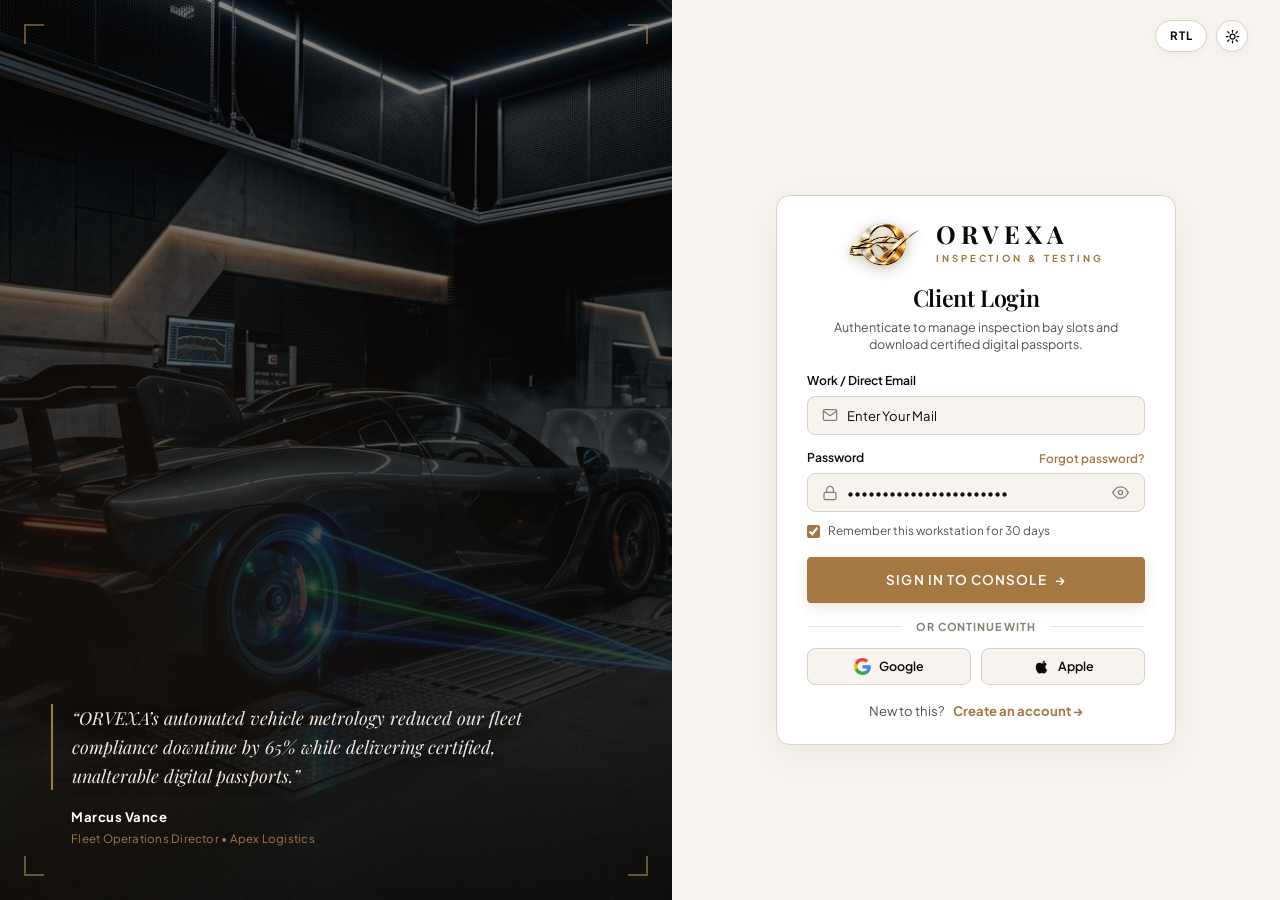
<file: login.html>
<!DOCTYPE html>
<html lang="en" data-theme="light" dir="ltr">

<head>
    <meta charset="UTF-8">
  <script>
    (function () {
      var KEY = 'orvexa-theme', LEGACY = 'orvexa_theme', root = document.documentElement;
      try {
        var t = localStorage.getItem(KEY);
        if (!t) { t = localStorage.getItem(LEGACY); if (t) localStorage.setItem(KEY, t); }
        if (localStorage.getItem(LEGACY)) localStorage.removeItem(LEGACY);
        if (t === 'dark' || t === 'light') root.setAttribute('data-theme', t);
        window.addEventListener('storage', function (e) {
          if (e.key === KEY && (e.newValue === 'dark' || e.newValue === 'light')) {
            root.setAttribute('data-theme', e.newValue);
          }
        });
      } catch (err) { }
    })();
  </script>
    <meta name="viewport" content="width=device-width, initial-scale=1.0">
    <title>ORVEXA | Client &amp; Partner Authentication — Metrology Laboratory</title>
    <meta name="description"
        content="Sign in to your ORVEXA client portal. Access certified vehicle emissions passports, manage appointment slots, and view enterprise fleet telemetry.">

    <link rel="preconnect" href="https://fonts.googleapis.com">
    <link rel="preconnect" href="https://fonts.gstatic.com" crossorigin>
    <link
        href="https://fonts.googleapis.com/css2?family=Cormorant+Garamond:ital,wght@0,400;0,500;0,600;1,400&family=Playfair+Display:ital,wght@0,500;0,600;0,700;1,400&family=Plus+Jakarta+Sans:wght@300;400;500;600;700&family=JetBrains+Mono:wght@400;500;600&display=swap"
        rel="stylesheet">

    <link rel="stylesheet" href="index.css">
    <link rel="stylesheet" href="login.css">
    <link rel="icon" type="image/png" href="assets/favicon.png">
    <link rel="apple-touch-icon" href="assets/apple-touch-icon.png">
</head>

<body class="auth-body">

    <div class="auth-split-container">

        <div class="auth-visual-col">
            <div class="auth-visual-bg" style="background-image: url('assets/archive_dyno_cell.jpg');"></div>
            <div class="auth-visual-overlay"></div>

            <div class="visual-corner visual-corner-tl"></div>
            <div class="visual-corner visual-corner-tr"></div>
            <div class="visual-corner visual-corner-bl"></div>
            <div class="visual-corner visual-corner-br"></div>

            <div class="visual-bottom-content">
                <blockquote class="auth-review-quote">
                    “ORVEXA’s automated vehicle metrology reduced our fleet compliance downtime by 65% while delivering
                    certified, unalterable digital passports.”
                </blockquote>
                <div class="auth-reviewer-meta">
                    <span class="reviewer-name">Marcus Vance</span>
                    <span class="reviewer-role">Fleet Operations Director &bull; Apex Logistics</span>
                </div>
            </div>
        </div>

        <div class="auth-form-col">

            <div class="auth-floating-top">
                <div class="auth-top-actions">
                    <button type="button" class="auth-util-btn rtl-toggle" id="authRtlToggle" title="Toggle RTL / LTR">
                        <span id="authRtlText">RTL</span>
                    </button>
                    <button type="button" class="auth-util-btn theme-toggle" id="authThemeToggle"
                        title="Toggle Light / Dark Mode">
                        <span class="theme-icon-sun" title="Light Mode">
                            <svg viewBox="0 0 24 24" fill="none" stroke="currentColor" stroke-width="2"
                                stroke-linecap="round" stroke-linejoin="round">
                                <circle cx="12" cy="12" r="4" />
                                <line x1="12" y1="2" x2="12" y2="5" />
                                <line x1="12" y1="19" x2="12" y2="22" />
                                <line x1="4.22" y1="4.22" x2="6.34" y2="6.34" />
                                <line x1="17.66" y1="17.66" x2="19.78" y2="19.78" />
                                <line x1="2" y1="12" x2="5" y2="12" />
                                <line x1="19" y1="12" x2="22" y2="12" />
                                <line x1="4.22" y1="19.78" x2="6.34" y2="17.66" />
                                <line x1="17.66" y1="6.34" x2="19.78" y2="4.22" />
                            </svg>
                        </span>
                        <span class="theme-icon-moon" title="Dark Mode">
                            <svg viewBox="0 0 24 24" fill="none" stroke="currentColor" stroke-width="2"
                                stroke-linecap="round" stroke-linejoin="round">
                                <path d="M21 12.79A9 9 0 1 1 11.21 3 7 7 0 0 0 21 12.79z" />
                            </svg>
                        </span>
                    </button>
                </div>
            </div>

            <div class="auth-card-wrapper">
                <div class="auth-card">

                    <div class="auth-brand-center">
                        <a href="index.html" class="auth-brand-logo" aria-label="ORVEXA Homepage">
                            <div class="auth-symbol">
                                <img src="assets/brand-logo.png" alt="ORVEXA Emblem" class="brand-emblem-img">
                            </div>
                            <div class="auth-brand-text">
                                <span class="auth-brand-name">ORVEXA</span>
                                <span class="auth-brand-sub">INSPECTION &amp; TESTING</span>
                            </div>
                        </a>

                        <h2 class="auth-card-title">Client Login</h2>
                        <p class="auth-card-tagline">Authenticate to manage inspection bay slots and download certified
                            digital passports.</p>
                    </div>

                    <form id="loginForm" class="auth-form" onsubmit="handleLoginSubmit(event)">
                        <div class="form-group-auth">
                            <label for="loginEmail" class="auth-label">Work / Direct Email</label>
                            <div class="input-icon-wrap">
                                <svg class="input-icon" viewBox="0 0 24 24" fill="none" stroke="currentColor"
                                    stroke-width="1.8">
                                    <path
                                        d="M4 4h16c1.1 0 2 .9 2 2v12c0 1.1-.9 2-2 2H4c-1.1 0-2-.9-2-2V6c0-1.1.9-2 2-2z" />
                                    <polyline points="22,6 12,13 2,6" />
                                </svg>
                                <input type="email" id="loginEmail" class="auth-input" placeholder="Enter Your mail"
                                    value="Enter Your Mail" required autocomplete="username">
                            </div>
                        </div>

                        <div class="form-group-auth">
                            <div class="label-row-between">
                                <label for="loginPassword" class="auth-label">Password</label>
                                <button type="button" class="forgot-link" onclick="openForgotModal()">Forgot
                                    password?</button>
                            </div>
                            <div class="input-icon-wrap">
                                <svg class="input-icon" viewBox="0 0 24 24" fill="none" stroke="currentColor"
                                    stroke-width="1.8">
                                    <rect x="3" y="11" width="18" height="11" rx="2" ry="2" />
                                    <path d="M7 11V7a5 5 0 0 1 10 0v4" />
                                </svg>
                                <input type="password" id="loginPassword" class="auth-input has-toggle"
                                    placeholder="Enter your password" value="PrecisionMetrology2026!" required
                                    autocomplete="current-password">
                                <button type="button" class="eye-toggle-btn" aria-label="Toggle password visibility"
                                    onclick="togglePasswordVisibility('loginPassword', this)">
                                    <svg class="eye-icon eye-open" viewBox="0 0 24 24" fill="none" stroke="currentColor"
                                        stroke-width="1.8">
                                        <path d="M1 12s4-8 11-8 11 8 11 8-4 8-11 8-11-8-11-8z" />
                                        <circle cx="12" cy="12" r="3" />
                                    </svg>
                                    <svg class="eye-icon eye-closed" viewBox="0 0 24 24" fill="none"
                                        stroke="currentColor" stroke-width="1.8">
                                        <path
                                            d="M17.94 17.94A10.07 10.07 0 0 1 12 20c-7 0-11-8-11-8a18.45 18.45 0 0 1 5.06-5.94M9.9 4.24A9.12 9.12 0 0 1 12 4c7 0 11 8 11 8a18.5 18.5 0 0 1-2.16 3.19m-6.72-1.07a3 3 0 1 1-4.24-4.24" />
                                        <line x1="1" y1="1" x2="23" y2="23" />
                                    </svg>
                                </button>
                            </div>
                        </div>

                        <div class="auth-remember-row">
                            <label class="auth-checkbox-label">
                                <input type="checkbox" id="loginRemember" checked>
                                <span>Remember this workstation for 30 days</span>
                            </label>
                        </div>

                        <button type="submit" class="btn-primary-hero btn-auth-submit" id="btnSubmitLogin">
                            <span>Sign In to Console</span>
                            <span class="btn-arrow">&rarr;</span>
                        </button>
                    </form>

                    <div class="auth-divider">
                        <span class="divider-text">OR CONTINUE WITH</span>
                    </div>

                    <div class="social-login-grid">
                        <button type="button" class="btn-social-auth" onclick="simulateSocialAuth('Google')">
                            <svg class="social-icon" viewBox="0 0 24 24">
                                <path fill="#4285F4"
                                    d="M23.745 12.27c0-.7-.06-1.4-.19-2.07H12v4.51h6.6c-.29 1.52-1.14 2.82-2.4 3.68v3.05h3.88c2.27-2.09 3.665-5.17 3.665-9.17z" />
                                <path fill="#34A853"
                                    d="M12 24c3.24 0 5.95-1.08 7.93-2.91l-3.88-3.05c-1.08.72-2.45 1.16-4.05 1.16-3.12 0-5.77-2.1-6.72-4.93H1.25v3.15C3.26 21.36 7.33 24 12 24z" />
                                <path fill="#FBBC05"
                                    d="M5.28 14.27c-.25-.72-.38-1.49-.38-2.27s.13-1.55.38-2.27V6.58H1.25C.45 8.18 0 9.98 0 12s.45 3.82 1.25 5.42l4.03-3.15z" />
                                <path fill="#EA4335"
                                    d="M12 4.75c1.77 0 3.35.61 4.6 1.8l3.42-3.42C17.95 1.19 15.24 0 12 0 7.33 0 3.26 2.64 1.25 6.58l4.03 3.15c.95-2.83 3.6-4.98 6.72-4.98z" />
                            </svg>
                            <span>Google</span>
                        </button>

                        <button type="button" class="btn-social-auth" onclick="simulateSocialAuth('Apple')">
                            <svg class="social-icon" viewBox="0 0 24 24" fill="currentColor">
                                <path
                                    d="M18.71 19.5c-.83 1.24-1.71 2.45-3.05 2.47-1.34.03-1.77-.79-3.29-.79-1.53 0-2 .77-3.27.82-1.31.05-2.3-1.32-3.14-2.53C4.25 17 2.94 12.45 4.7 9.39c.87-1.52 2.43-2.48 4.12-2.51 1.28-.02 2.5.87 3.29.87.78 0 2.26-1.07 3.81-.91.65.03 2.47.26 3.64 1.98-.09.06-2.17 1.28-2.15 3.81.03 3.02 2.65 4.03 2.68 4.04-.03.07-.42 1.44-1.38 2.83M15.97 6.38c.62-.75 1.04-1.8 0.93-2.85-.9.04-1.99.6-2.63 1.35-.57.65-1.06 1.72-.93 2.74 1.01.08 2.01-.49 2.63-1.24z" />
                            </svg>
                            <span>Apple</span>
                        </button>
                    </div>

                    <div class="auth-switch-row">
                        <span class="switch-prompt">New to this?</span>
                        <a href="signup.html" class="switch-link" id="createAccountBtn">Create an account &rarr;</a>
                    </div>
                </div>
            </div>
        </div>
    </div>

    <div class="modal-backdrop" id="forgotModal" aria-hidden="true" role="dialog" aria-modal="true">
        <div class="modal-container forgot-modal-container">
            <div class="modal-header">
                <div>
                    <span class="modal-eyebrow">RECOVERY PROTOCOL</span>
                    <h3 class="modal-title">Reset Access Password</h3>
                </div>
                <button type="button" class="modal-close" onclick="closeForgotModal()">&times;</button>
            </div>
            <div class="modal-body">
                <p>Enter your authenticated fleet email address. A one-time cryptographic reset token will be dispatched
                    to your inbox.</p>
                <div class="form-group-auth" style="margin-top: 1rem;">
                    <label for="recoveryEmail" class="auth-label">Registered Email</label>
                    <input type="email" id="recoveryEmail" class="auth-input"
                        placeholder="e.g. j.sterling@sterlingfleet.com" value="j.sterling@sterlingfleet.com">
                </div>
            </div>
            <div class="modal-footer">
                <button type="button" class="btn-outline-sm" onclick="closeForgotModal()">Cancel</button>
                <button type="button" class="btn-primary-hero btn-sm" onclick="handleSendRecoveryToken()">Dispatch
                    Token</button>
            </div>
        </div>
    </div>

    <script src="login.js"></script>
</body>

</html>
</file>
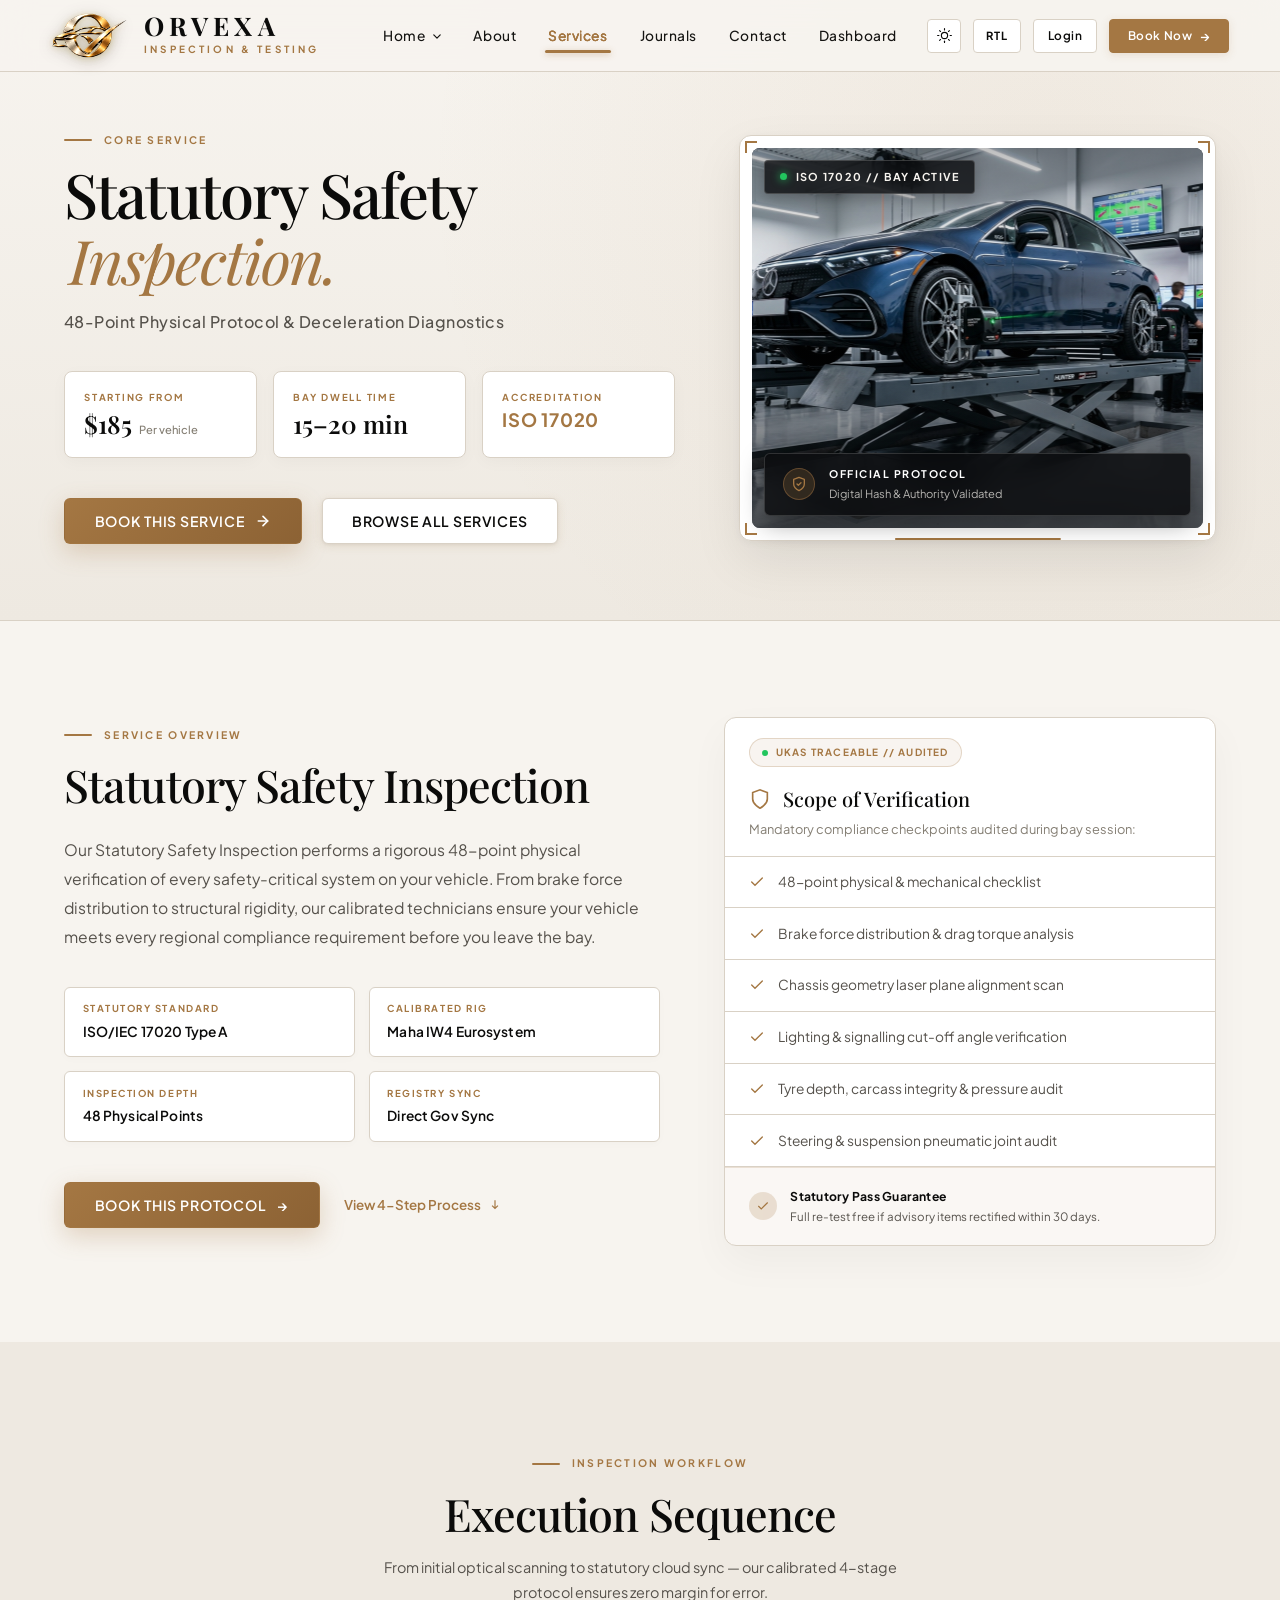
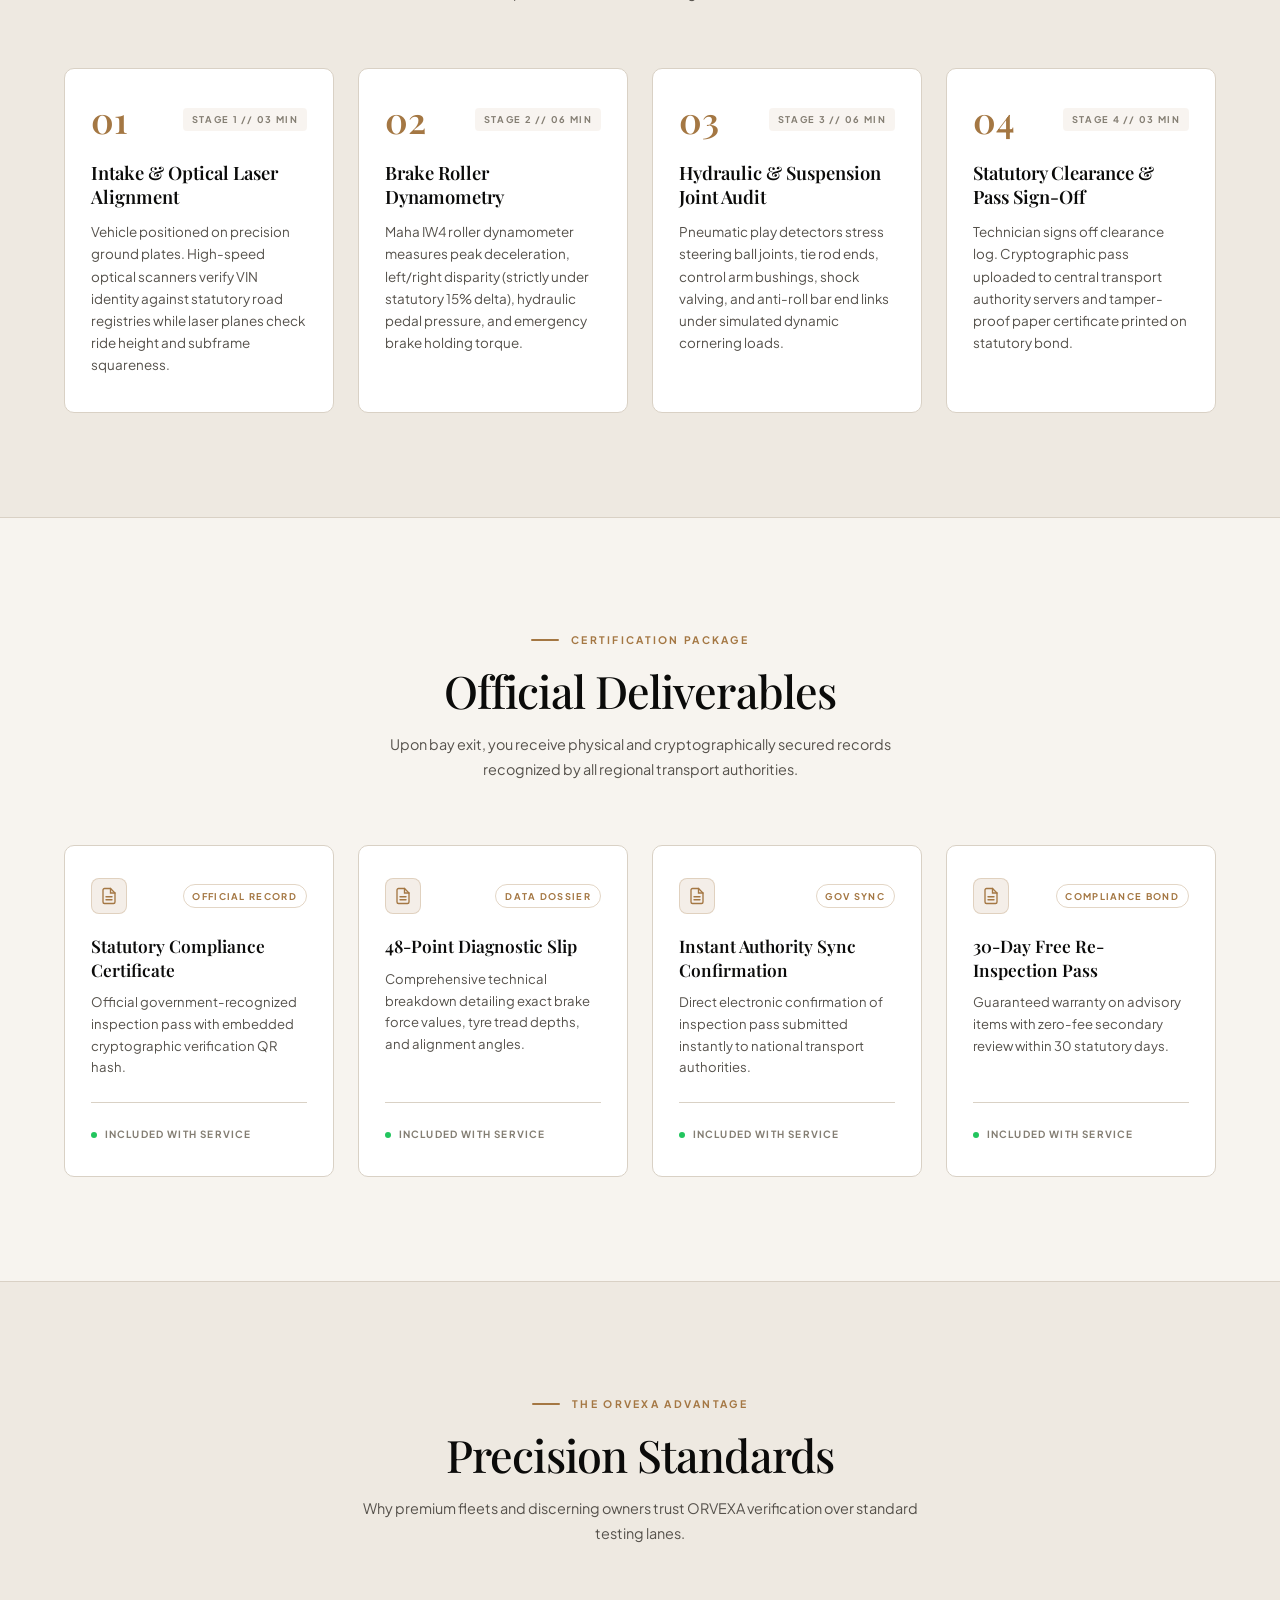
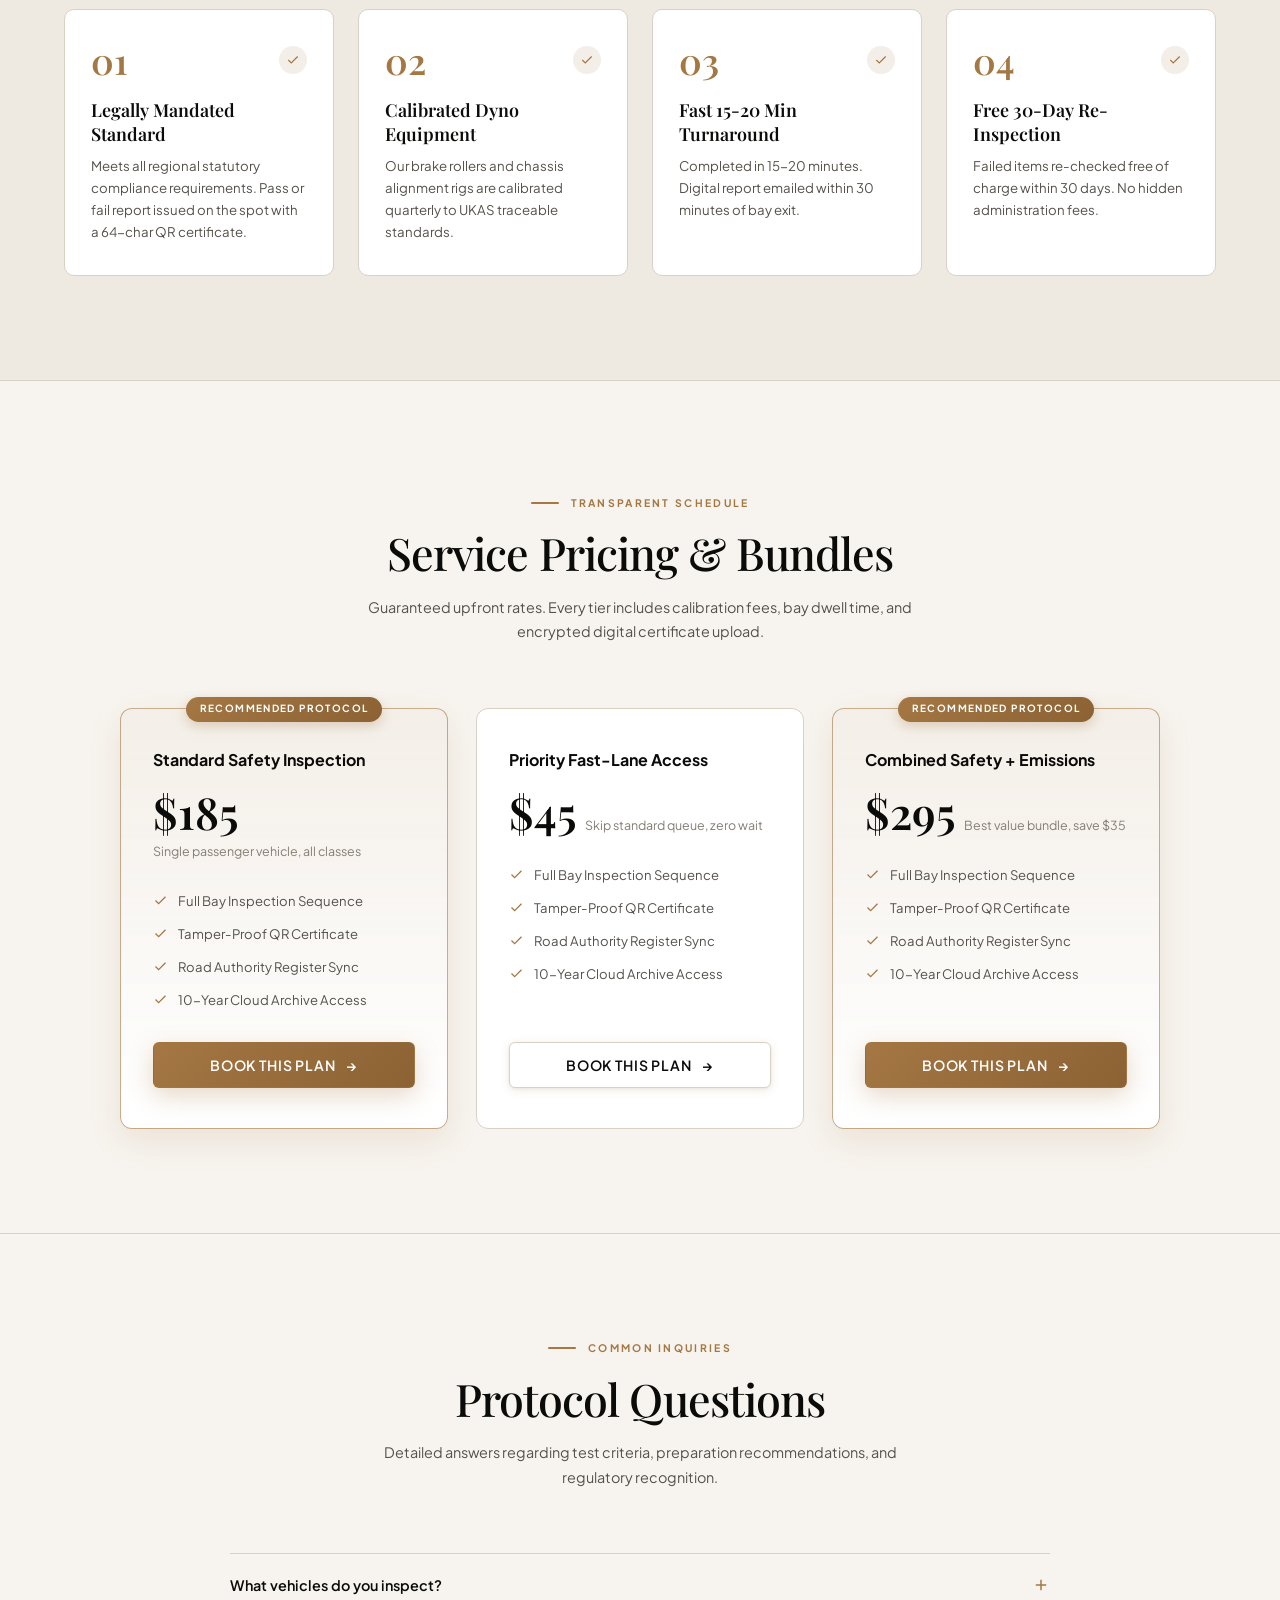
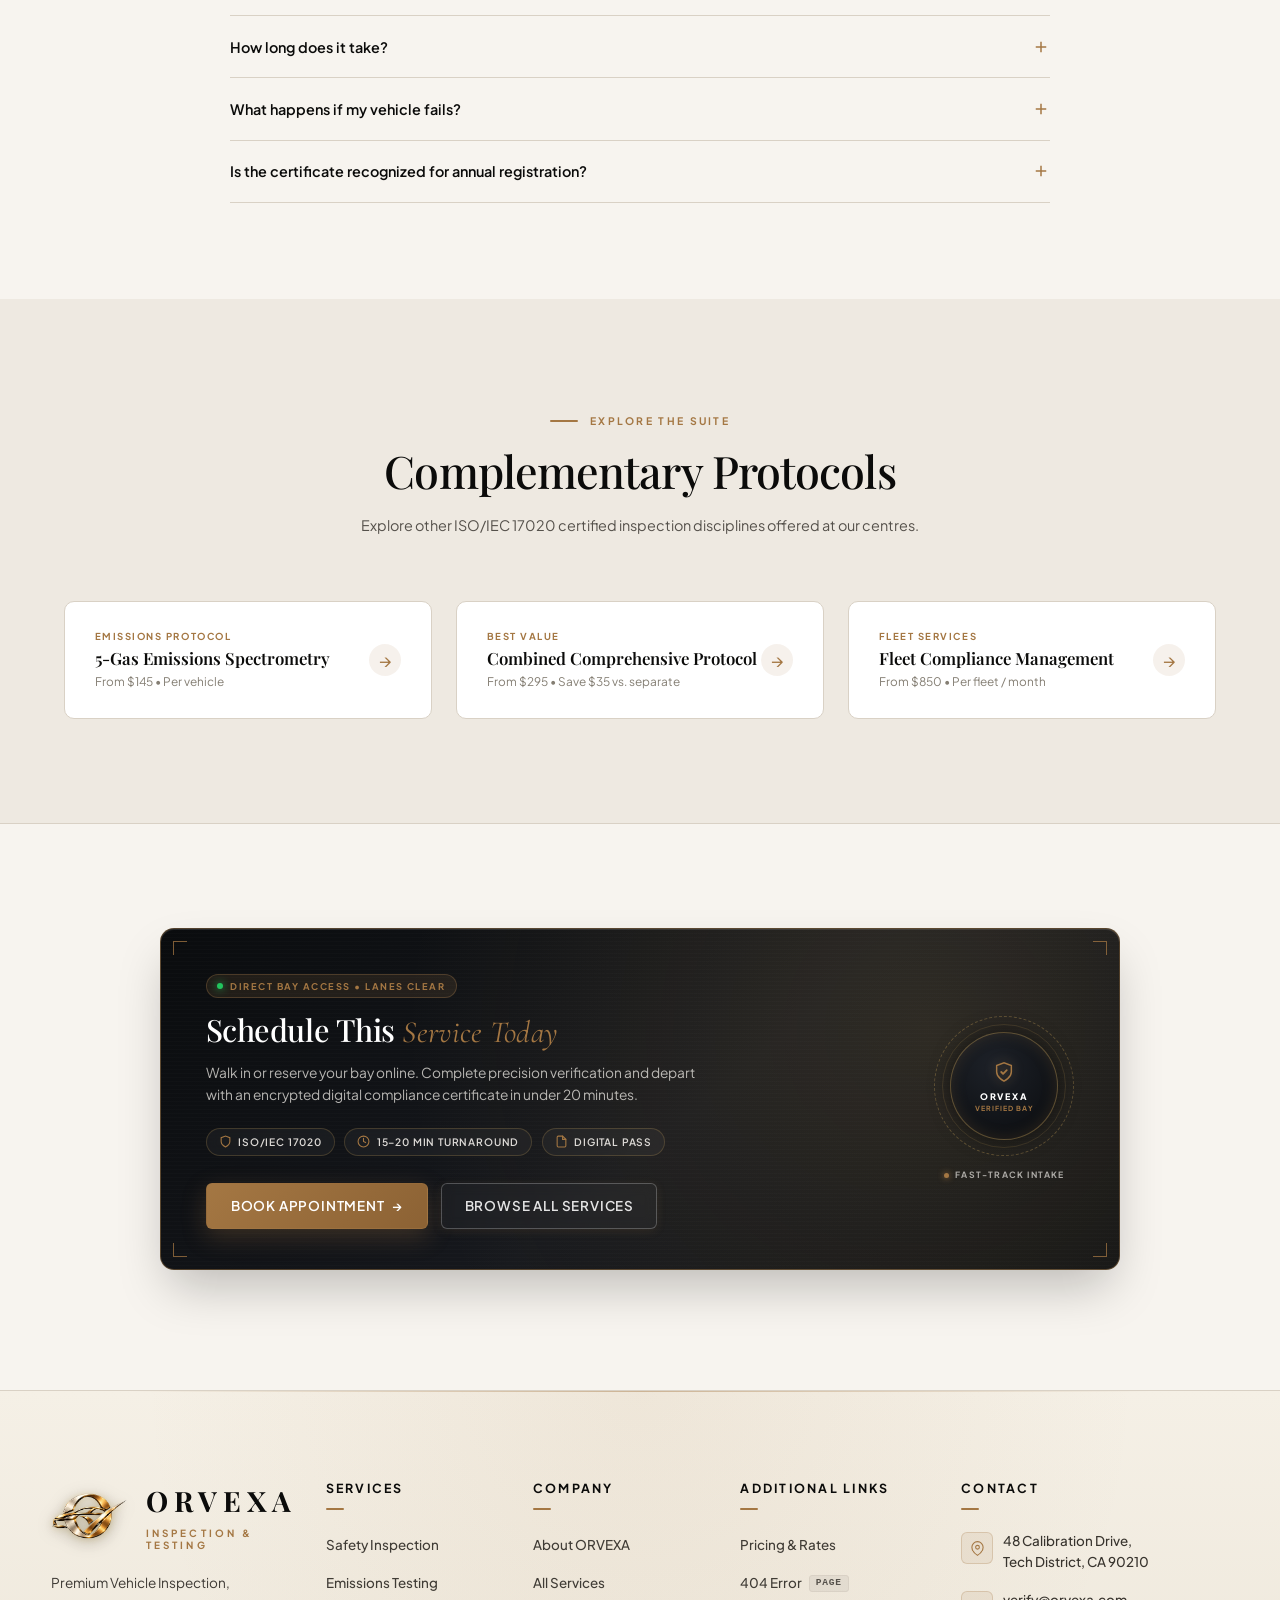
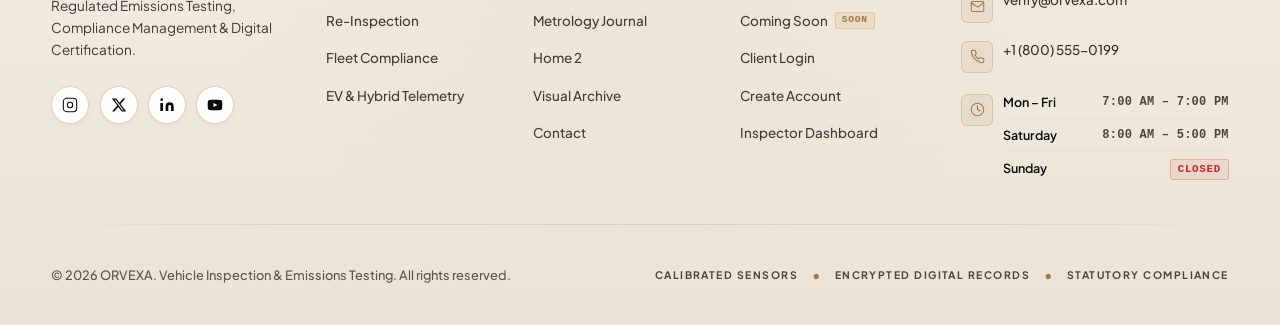
<file: service-detail.html>
<!DOCTYPE html>
<html lang="en" data-theme="light">

<head>
    <meta charset="UTF-8">
  <script>
    (function () {
      var KEY = 'orvexa-theme', LEGACY = 'orvexa_theme', root = document.documentElement;
      try {
        var t = localStorage.getItem(KEY);
        if (!t) { t = localStorage.getItem(LEGACY); if (t) localStorage.setItem(KEY, t); }
        if (localStorage.getItem(LEGACY)) localStorage.removeItem(LEGACY);
        if (t === 'dark' || t === 'light') root.setAttribute('data-theme', t);
        window.addEventListener('storage', function (e) {
          if (e.key === KEY && (e.newValue === 'dark' || e.newValue === 'light')) {
            root.setAttribute('data-theme', e.newValue);
          }
        });
      } catch (err) { }
    })();
  </script>
    <meta name="viewport" content="width=device-width, initial-scale=1.0">
    <title>ORVEXA | Service Detail</title>
    <meta name="description"
        content="Detailed information, pricing, and booking for ORVEXA vehicle inspection services.">
    <link rel="preconnect" href="https://fonts.googleapis.com">
    <link rel="preconnect" href="https://fonts.gstatic.com" crossorigin>
    <link
        href="https://fonts.googleapis.com/css2?family=Cormorant+Garamond:ital,wght@0,300;0,400;0,500;0,600;1,400&family=Playfair+Display:ital,wght@0,400;0,500;0,600;0,700;1,400&family=Plus+Jakarta+Sans:wght@300;400;500;600;700&display=swap"
        rel="stylesheet">
    <link rel="stylesheet" href="index.css">
    <link rel="stylesheet" href="service.css">
    <link rel="stylesheet" href="service-detail.css">
    <link rel="icon" type="image/png" href="assets/favicon.png">
    <link rel="apple-touch-icon" href="assets/apple-touch-icon.png">
</head>

<body>
    <header class="site-header" id="siteHeader">
        <div class="header-inner">
            <a href="index.html" class="brand-logo">
                <div class="logo-symbol">
          <img src="assets/brand-logo.png" alt="ORVEXA Emblem" class="brand-emblem-img">
        </div>
                <div class="brand-text-block">
                    <span class="brand-name">ORVEXA</span>
                    <span class="brand-subline">INSPECTION &amp; TESTING</span>
                </div>
            </a>
            <nav class="main-nav">
                <ul class="nav-list">
                    <li class="nav-item has-dropdown">
                        <a href="index.html" class="nav-link">
                            <span>Home</span>
                            <svg class="dropdown-chevron" viewBox="0 0 10 6" fill="none" stroke="currentColor"
                                stroke-width="1.5">
                                <path d="M1 1L5 5L9 1" stroke-linecap="round" stroke-linejoin="round" />
                            </svg>
                        </a>
                        <div class="nav-dropdown-menu">
                            <a href="index.html" class="dropdown-item">
                                <span class="dropdown-title">Home 1</span>
                                <span class="dropdown-desc">Daylight &amp; Night Luxury Center</span>
                            </a>
                            <a href="home2.html" class="dropdown-item">
                                <span class="dropdown-title">Home 2</span>
                                <span class="dropdown-desc">High-Tech Diagnostic Laboratory</span>
                            </a>
                        </div>
                    </li>
                    <li class="nav-item">
                        <a href="about.html" class="nav-link">About</a>
                    </li>
                    <li class="nav-item">
                        <a href="service.html" class="nav-link active">Services</a>
                    </li>
                    <li class="nav-item">
                        <a href="journal.html" class="nav-link">Journals</a>
                    </li>
                    <li class="nav-item">
                        <a href="contact.html" class="nav-link">Contact</a>
                    </li>
                    <li class="nav-item">
                        <a href="dashboard.html" class="nav-link">Dashboard</a>
                    </li>
                </ul>
            </nav>
            <div class="header-actions">
                <button type="button" class="theme-mode-btn" id="themeToggle" aria-label="Toggle theme">
                    <span class="theme-icon-sun" title="Light Mode">
                        <svg viewBox="0 0 24 24" fill="none" stroke="currentColor" stroke-width="1.8"
                            stroke-linecap="round" stroke-linejoin="round">
                            <circle cx="12" cy="12" r="5" />
                            <line x1="12" y1="1" x2="12" y2="3" />
                            <line x1="12" y1="21" x2="12" y2="23" />
                            <line x1="4.22" y1="4.22" x2="5.64" y2="5.64" />
                            <line x1="18.36" y1="18.36" x2="19.78" y2="19.78" />
                            <line x1="1" y1="12" x2="3" y2="12" />
                            <line x1="21" y1="12" x2="23" y2="12" />
                            <line x1="4.22" y1="19.78" x2="5.64" y2="18.36" />
                            <line x1="18.36" y1="5.64" x2="19.78" y2="4.22" />
                        </svg>
                    </span>
                    <span class="theme-icon-moon" title="Dark Mode">
                        <svg viewBox="0 0 24 24" fill="none" stroke="currentColor" stroke-width="1.8"
                            stroke-linecap="round" stroke-linejoin="round">
                            <path d="M21 12.79A9 9 0 1 1 11.21 3 7 7 0 0 0 21 12.79z" />
                        </svg>
                    </span>
                </button>
                <button type="button" class="header-rtl-btn" id="rtlToggle">
                    <span id="rtlBtnText">RTL</span>
                </button>
                <a href="login.html" class="header-login-btn" id="loginBtn">Login</a>
                <button type="button" class="btn-primary-header btn-sm" id="headerBookBtn" onclick="openBookingModal()">
                    <span>Book Now</span>
                    <span class="btn-arrow">&#x2192;</span>
                </button>
                <button type="button" class="mobile-menu-btn" id="mobileMenuBtn">
                    <span></span>
                    <span></span>
                    <span></span>
                </button>
            </div>
        </div>
    </header>
    <div class="mobile-drawer" id="mobileDrawer">
        <div class="drawer-header">
            <div class="drawer-brand-block">
                <span class="drawer-brand">ORVEXA</span>
                <span class="drawer-tagline">INSPECTION &amp; TESTING</span>
            </div>
            <button type="button" class="drawer-close" id="drawerClose" aria-label="Close navigation menu">&times;</button>
        </div>

        <ul class="drawer-links">
            <li><a href="index.html" class="drawer-link"><span>Home 1</span></a></li>
            <li><a href="home2.html" class="drawer-link"><span>Home 2</span></a></li>
            <li><a href="about.html" class="drawer-link"><span>About Us</span></a></li>
            <li><a href="service.html" class="drawer-link active"><span>Services</span></a></li>
            <li><a href="journal.html" class="drawer-link"><span>Journals</span></a></li>
            <li><a href="contact.html" class="drawer-link"><span>Contact</span></a></li>
            <li><a href="dashboard.html" class="drawer-link"><span>Dashboard</span></a></li>
        </ul>

        <div class="drawer-actions">
            <a href="login.html" class="drawer-btn-login">Login</a>
            <button type="button" class="btn-primary-hero btn-sm w-full" id="drawerBookBtn" onclick="openBookingModal()">Book Now &rarr;</button>
        </div>
    </div>
    <main>
        <section class="sd-hero" id="sdHeroSection">
            <div class="svc-container">
                <div class="sd-hero-grid">
                    <div class="sd-hero-content">
                        <div class="sd-hero-eyebrow-wrap">
                            <span class="svc-eyebrow-line"></span>
                            <span class="svc-eyebrow-text" id="sdHeroEyebrow">SERVICE</span>
                        </div>
                        <h1 class="sd-hero-title">
                            <span id="sdHeroTitle">Service</span>
                            <em id="sdHeroTitleItalic">Name.</em>
                        </h1>
                        <p class="sd-hero-tagline" id="sdHeroTagline">Service tagline</p>
                        <div class="sd-hero-meta">
                            <div class="sd-meta-card">
                                <span class="sd-meta-label">STARTING FROM</span>
                                <div class="sd-meta-val-row">
                                    <span class="sd-meta-val" id="sdHeroPrice">$185</span>
                                    <span class="sd-meta-note" id="sdHeroPriceNote">per vehicle</span>
                                </div>
                            </div>
                            <div class="sd-meta-card">
                                <span class="sd-meta-label">BAY DWELL TIME</span>
                                <span class="sd-meta-val" id="sdHeroDuration">15&ndash;20 min</span>
                            </div>
                            <div class="sd-meta-card">
                                <span class="sd-meta-label">ACCREDITATION</span>
                                <span class="sd-meta-val sd-meta-badge" id="sdHeroBadge">ISO 17020</span>
                            </div>
                        </div>
                        <div class="sd-hero-cta">
                            <button type="button" class="btn-primary-hero" onclick="openBookingModal()">
                                <span>Book This Service</span>
                                <svg width="16" height="16" viewBox="0 0 24 24" fill="none" stroke="currentColor" stroke-width="2.5" stroke-linecap="round" stroke-linejoin="round">
                                    <line x1="5" y1="12" x2="19" y2="12"></line>
                                    <polyline points="12 5 19 12 12 19"></polyline>
                                </svg>
                            </button>
                            <a href="service.html" class="btn-secondary-hero">
                                <span>Browse All Services</span>
                            </a>
                        </div>
                    </div>
                    <div class="sd-hero-showcase">
                        <div class="sd-hero-card">
                            <span class="sd-card-corner top-left"></span>
                            <span class="sd-card-corner top-right"></span>
                            <span class="sd-card-corner bottom-left"></span>
                            <span class="sd-card-corner bottom-right"></span>
                            <div class="sd-card-viewport">
                                <img id="sdHeroImg" src="" alt="" loading="eager">
                                <div class="sd-card-overlay"></div>
                            </div>
                            <div class="sd-card-tag">
                                <span class="sd-tag-dot"></span>
                                <span class="sd-tag-text" id="sdCardTagText">ISO 17020 // BAY ACTIVE</span>
                            </div>
                            <div class="sd-card-footer-badge">
                                <div class="sd-badge-icon">
                                    <svg viewBox="0 0 24 24" fill="none" stroke="currentColor" stroke-width="2" stroke-linecap="round" stroke-linejoin="round">
                                        <path d="M12 22s8-4 8-10V5l-8-3-8 3v7c0 6 8 10 8 10z"></path>
                                        <polyline points="9 12 11 14 15 10"></polyline>
                                    </svg>
                                </div>
                                <div class="sd-badge-info">
                                    <span class="sd-badge-title">OFFICIAL PROTOCOL</span>
                                    <span class="sd-badge-desc">Digital Hash &amp; Authority Validated</span>
                                </div>
                            </div>
                            <div class="sd-card-accent-line"></div>
                        </div>
                    </div>
                </div>
            </div>
        </section>
        <section class="sd-overview-section">
            <div class="svc-container">
                <div class="sd-overview-grid">
                    <div class="sd-overview-left">
                        <div class="svc-eyebrow-wrap">
                            <span class="svc-eyebrow-line"></span>
                            <span class="svc-eyebrow-text">SERVICE OVERVIEW</span>
                        </div>
                        <h2 class="svc-section-title" id="sdOverviewTitle" style="text-align:left;">Service Name</h2>
                        <p class="sd-overview-text" id="sdOverviewText">Loading...</p>
                        
                        <div class="sd-specs-matrix" id="sdSpecsMatrix">
                        </div>

                        <div class="sd-overview-actions">
                            <button type="button" class="btn-primary-hero" onclick="openBookingModal()">
                                <span>Book This Protocol</span>
                                <span class="btn-arrow">&#x2192;</span>
                            </button>
                            <a href="#sdProcessSection" class="sd-scroll-link">
                                <span>View 4-Step Process</span>
                                <svg width="14" height="14" viewBox="0 0 24 24" fill="none" stroke="currentColor" stroke-width="2">
                                    <path d="M7 13l5 5 5-5M12 4v14"></path>
                                </svg>
                            </a>
                        </div>
                    </div>
                    <div class="sd-overview-right">
                        <div class="sd-highlights-card">
                            <div class="sd-highlights-badge">
                                <span class="sd-h-dot"></span>
                                <span>UKAS TRACEABLE // AUDITED</span>
                            </div>
                            <div class="sd-highlights-head">
                                <svg viewBox="0 0 24 24" fill="none" stroke="currentColor" stroke-width="1.8" stroke-linecap="round">
                                    <path d="M12 22s8-4 8-10V5l-8-3-8 3v7c0 6 8 10 8 10z"></path>
                                </svg>
                                <span>Scope of Verification</span>
                            </div>
                            <p class="sd-highlights-sub">Mandatory compliance checkpoints audited during bay session:</p>
                            <ul class="sd-highlights-list" id="sdHighlights">
                                <li>
                                    <span>Loading...</span>
                                </li>
                            </ul>
                            <div class="sd-highlights-footer">
                                <div class="sd-hf-icon">
                                    <svg viewBox="0 0 24 24" fill="none" stroke="currentColor" stroke-width="2">
                                        <polyline points="20 6 9 17 4 12"></polyline>
                                    </svg>
                                </div>
                                <div class="sd-hf-text">
                                    <strong>Statutory Pass Guarantee</strong>
                                    <span>Full re-test free if advisory items rectified within 30 days.</span>
                                </div>
                            </div>
                        </div>
                    </div>
                </div>
            </div>
        </section>

        <section class="sd-process-section" id="sdProcessSection">
            <div class="svc-container">
                <div class="svc-section-head">
                    <div class="svc-eyebrow-wrap">
                        <span class="svc-eyebrow-line"></span>
                        <span class="svc-eyebrow-text">INSPECTION WORKFLOW</span>
                    </div>
                    <h2 class="svc-section-title">Execution Sequence</h2>
                    <p class="svc-section-desc">From initial optical scanning to statutory cloud sync &mdash; our calibrated 4-stage protocol ensures zero margin for error.</p>
                </div>
                <div class="sd-process-grid" id="sdProcessGrid">
                </div>
            </div>
        </section>

        <section class="sd-deliverables-section">
            <div class="svc-container">
                <div class="svc-section-head">
                    <div class="svc-eyebrow-wrap">
                        <span class="svc-eyebrow-line"></span>
                        <span class="svc-eyebrow-text">CERTIFICATION PACKAGE</span>
                    </div>
                    <h2 class="svc-section-title">Official Deliverables</h2>
                    <p class="svc-section-desc">Upon bay exit, you receive physical and cryptographically secured records recognized by all regional transport authorities.</p>
                </div>
                <div class="sd-deliverables-grid" id="sdDeliverablesGrid">
                </div>
            </div>
        </section>

        <section class="sd-why-section">
            <div class="svc-container">
                <div class="svc-section-head">
                    <div class="svc-eyebrow-wrap">
                        <span class="svc-eyebrow-line"></span>
                        <span class="svc-eyebrow-text">THE ORVEXA ADVANTAGE</span>
                    </div>
                    <h2 class="svc-section-title">Precision Standards</h2>
                    <p class="svc-section-desc">Why premium fleets and discerning owners trust ORVEXA verification over standard testing lanes.</p>
                </div>
                <div class="sd-why-grid" id="sdWhyGrid"></div>
            </div>
        </section>

        <section class="sd-pricing-section">
            <div class="svc-container">
                <div class="svc-section-head">
                    <div class="svc-eyebrow-wrap">
                        <span class="svc-eyebrow-line"></span>
                        <span class="svc-eyebrow-text">TRANSPARENT SCHEDULE</span>
                    </div>
                    <h2 class="svc-section-title">Service Pricing &amp; Bundles</h2>
                    <p class="svc-section-desc">Guaranteed upfront rates. Every tier includes calibration fees, bay dwell time, and encrypted digital certificate upload.</p>
                </div>
                <div class="sd-pricing-grid" id="sdPricingGrid"></div>
            </div>
        </section>

        <section class="svc-faq-section">
            <div class="svc-container">
                <div class="svc-section-head">
                    <div class="svc-eyebrow-wrap">
                        <span class="svc-eyebrow-line"></span>
                        <span class="svc-eyebrow-text">COMMON INQUIRIES</span>
                    </div>
                    <h2 class="svc-section-title">Protocol Questions</h2>
                    <p class="svc-section-desc">Detailed answers regarding test criteria, preparation recommendations, and regulatory recognition.</p>
                </div>
                <div class="sd-faq-inner">
                    <div class="faq-list" id="sdFaqList"></div>
                </div>
            </div>
        </section>

        <section class="sd-other-section">
            <div class="svc-container">
                <div class="svc-section-head">
                    <div class="svc-eyebrow-wrap">
                        <span class="svc-eyebrow-line"></span>
                        <span class="svc-eyebrow-text">EXPLORE THE SUITE</span>
                    </div>
                    <h2 class="svc-section-title">Complementary Protocols</h2>
                    <p class="svc-section-desc">Explore other ISO/IEC 17020 certified inspection disciplines offered at our centres.</p>
                </div>
                <div class="sd-other-services" id="sdOtherServices"></div>
            </div>
        </section>

        <section class="svc-cta-section" id="svcCTA">
            <div class="svc-container">
                <div class="svc-cta-card">
                    <div class="cta-scan-lines"></div>
                    <span class="cta-bracket cta-bracket-tl"></span>
                    <span class="cta-bracket cta-bracket-tr"></span>
                    <span class="cta-bracket cta-bracket-bl"></span>
                    <span class="cta-bracket cta-bracket-br"></span>
                    <div class="svc-cta-content">
                        <div class="svc-cta-left">
                            <div class="cta-live-pill">
                                <span class="cta-live-dot"></span>
                                <span class="cta-live-text">DIRECT BAY ACCESS &bull; LANES CLEAR</span>
                            </div>
                            <h2 class="svc-cta-title">
                                Schedule This
                                <span class="italic-serif highlight-gold">Service Today</span>
                            </h2>
                            <p class="svc-cta-desc">Walk in or reserve your bay online. Complete precision verification and depart with an encrypted digital compliance certificate in under 20 minutes.</p>
                            <div class="svc-cta-specs">
                                <span class="cta-spec-pill">
                                    <svg viewBox="0 0 24 24" fill="none" stroke="currentColor" stroke-width="2" stroke-linecap="round">
                                        <path d="M12 22s8-4 8-10V5l-8-3-8 3v7c0 6 8 10 8 10z"></path>
                                    </svg>
                                    ISO/IEC 17020
                                </span>
                                <span class="cta-spec-pill">
                                    <svg viewBox="0 0 24 24" fill="none" stroke="currentColor" stroke-width="2" stroke-linecap="round">
                                        <circle cx="12" cy="12" r="10"></circle>
                                        <polyline points="12 6 12 12 16 14"></polyline>
                                    </svg>
                                    15&ndash;20 Min Turnaround
                                </span>
                                <span class="cta-spec-pill">
                                    <svg viewBox="0 0 24 24" fill="none" stroke="currentColor" stroke-width="2" stroke-linecap="round">
                                        <path d="M14 2H6a2 2 0 0 0-2 2v16a2 2 0 0 0 2 2h12a2 2 0 0 0 2-2V8z"></path>
                                        <polyline points="14 2 14 8 20 8"></polyline>
                                    </svg>
                                    Digital Pass
                                </span>
                            </div>
                            <div class="svc-cta-btns">
                                <button type="button" class="btn-primary-hero" onclick="openBookingModal()">
                                    <span>Book Appointment</span>
                                    <span class="btn-arrow">&#x2192;</span>
                                </button>
                                <a href="service.html" class="btn-secondary-hero">Browse All Services</a>
                            </div>
                        </div>
                        <div class="svc-cta-seal-wrap">
                            <div class="cta-seal">
                                <div class="seal-dash-ring"></div>
                                <div class="seal-gold-orbit"></div>
                                <div class="seal-core">
                                    <div class="seal-icon">
                                        <svg viewBox="0 0 24 24" fill="none" stroke="currentColor" stroke-width="1.6">
                                            <path d="M12 22s8-4 8-10V5l-8-3-8 3v7c0 6 8 10 8 10z"></path>
                                            <path d="M9 12l2 2 4-4" stroke-width="2" stroke-linecap="round" stroke-linejoin="round"></path>
                                        </svg>
                                    </div>
                                    <span class="seal-brand">ORVEXA</span>
                                    <span class="seal-meta">VERIFIED BAY</span>
                                </div>
                            </div>
                            <div class="seal-badge-caption">
                                <span class="sbc-dot"></span>
                                <span>FAST-TRACK INTAKE</span>
                            </div>
                        </div>
                    </div>
                </div>
            </div>
        </section>
    </main>
    <footer class="site-footer" id="contact">
        <div class="container">
            <div class="footer-top-grid">
                <div class="footer-brand-col">
                    <div class="footer-logo">
                        <img src="assets/brand-logo.png" alt="ORVEXA Emblem" class="footer-symbol brand-emblem-img">
                        <div class="brand-text-block">
                            <span class="footer-brand-name">ORVEXA</span>
                            <span class="footer-tagline brand-subline">INSPECTION &amp; TESTING</span>
                        </div>
                    </div>
                    <p class="footer-positioning">
                        Premium Vehicle Inspection, Regulated Emissions Testing, Compliance Management &amp; Digital
                        Certification.
                    </p>

                    <div class="footer-socials">
                        <a href="#" class="footer-social-btn" aria-label="Follow on Instagram">
                            <svg viewBox="0 0 24 24" fill="none" stroke="currentColor" stroke-width="1.6"
                                stroke-linecap="round" stroke-linejoin="round">
                                <rect x="2" y="2" width="20" height="20" rx="5" ry="5" />
                                <circle cx="12" cy="12" r="4" />
                                <circle cx="17.5" cy="6.5" r="0.5" fill="currentColor" stroke="none" />
                            </svg>
                        </a>
                        <a href="#" class="footer-social-btn" aria-label="Follow on X / Twitter">
                            <svg viewBox="0 0 24 24" fill="currentColor" stroke="none">
                                <path
                                    d="M18.244 2.25h3.308l-7.227 8.26 8.502 11.24H16.17l-5.214-6.817L4.99 21.75H1.68l7.73-8.835L1.254 2.25H8.08l4.713 6.231zm-1.161 17.52h1.833L7.084 4.126H5.117z" />
                            </svg>
                        </a>
                        <a href="#" class="footer-social-btn" aria-label="Follow on LinkedIn">
                            <svg viewBox="0 0 24 24" fill="currentColor" stroke="none">
                                <path
                                    d="M16 8a6 6 0 016 6v7h-4v-7a2 2 0 00-2-2 2 2 0 00-2 2v7h-4v-7a6 6 0 016-6zM2 9h4v12H2z" />
                                <circle cx="4" cy="4" r="2" />
                            </svg>
                        </a>
                        <a href="#" class="footer-social-btn" aria-label="View on YouTube">
                            <svg viewBox="0 0 24 24" fill="currentColor" stroke="none">
                                <path
                                    d="M22.54 6.42a2.78 2.78 0 00-1.95-1.95C18.88 4 12 4 12 4s-6.88 0-8.59.47A2.78 2.78 0 001.46 6.42 29 29 0 001 12a29 29 0 00.46 5.58 2.78 2.78 0 001.95 1.95C5.12 20 12 20 12 20s6.88 0 8.59-.47a2.78 2.78 0 001.95-1.95A29 29 0 0023 12a29 29 0 00-.46-5.58z" />
                                <polygon fill="white" points="9.75 15.02 15.5 12 9.75 8.98 9.75 15.02" />
                            </svg>
                        </a>
                    </div>
                </div>

                <div class="footer-nav-col">
                    <h4 class="footer-col-title">Services</h4>
                    <ul class="footer-links">
                        <li>
                            <a href="service-detail.html?service=safety-inspection">Safety Inspection</a>
                        </li>
                        <li>
                            <a href="service-detail.html?service=emissions-testing">Emissions Testing</a>
                        </li>
                        <li>
                            <a href="service-detail.html?service=re-inspection">Re-Inspection</a>
                        </li>
                        <li>
                            <a href="service-detail.html?service=fleet-compliance">Fleet Compliance</a>
                        </li>
                        <li>
                            <a href="service-detail.html?service=ev-hybrid">EV &amp; Hybrid Telemetry</a>
                        </li>
                    </ul>
                </div>

                <div class="footer-nav-col">
                    <h4 class="footer-col-title">Company</h4>
                    <ul class="footer-links">
                        <li>
                            <a href="about.html">About ORVEXA</a>
                        </li>
                        <li>
                            <a href="service.html">All Services</a>
                        </li>
                        <li>
                            <a href="journal.html">Metrology Journal</a>
                        </li>
                        <li>
                            <a href="home2.html">Home 2</a>
                        </li>
                        <li>
                            <a href="index.html#gallery">Visual Archive</a>
                        </li>
                        <li>
                            <a href="contact.html">Contact</a>
                        </li>
                    </ul>
                </div>

                <div class="footer-nav-col">
                    <h4 class="footer-col-title">Additional Links</h4>
                    <ul class="footer-links">
                        <li>
                            <a href="#booking" onclick="openBookingModal(); return false;">Pricing &amp; Rates</a>
                        </li>
                        <li>
                            <a href="404.html" class="footer-link-pill">404 Error <span class="link-pill-tag">PAGE</span></a>
                        </li>
                        <li>
                            <a href="coming-soon.html" class="footer-link-pill">Coming Soon <span class="link-pill-tag tag-gold">SOON</span></a>
                        </li>
                        <li>
                            <a href="login.html">Client Login</a>
                        </li>
                        <li>
                            <a href="signup.html">Create Account</a>
                        </li>
                        <li>
                            <a href="dashboard.html">Inspector Dashboard</a>
                        </li>
                    </ul>
                </div>

                <div class="footer-nav-col footer-contact-col">
                    <h4 class="footer-col-title">Contact</h4>
                    <ul class="footer-contact-list">
                        <li class="footer-contact-item">
                            <span class="footer-contact-icon">
                                <svg viewBox="0 0 24 24" fill="none" stroke="currentColor" stroke-width="1.7"
                                    stroke-linecap="round" stroke-linejoin="round">
                                    <path d="M21 10c0 7-9 13-9 13S3 17 3 10a9 9 0 1118 0z" />
                                    <circle cx="12" cy="10" r="3" />
                                </svg>
                            </span>
                            <span class="footer-contact-text">
                                48 Calibration Drive,
                                <br>
                                Tech District, CA 90210
                            </span>
                        </li>
                        <li class="footer-contact-item">
                            <span class="footer-contact-icon">
                                <svg viewBox="0 0 24 24" fill="none" stroke="currentColor" stroke-width="1.7"
                                    stroke-linecap="round" stroke-linejoin="round">
                                    <path
                                        d="M4 4h16c1.1 0 2 .9 2 2v12c0 1.1-.9 2-2 2H4c-1.1 0-2-.9-2-2V6c0-1.1.9-2 2-2z" />
                                    <polyline points="22,6 12,13 2,6" />
                                </svg>
                            </span>
                            <a href="mailto:verify@orvexa.com" class="footer-contact-link">verify@orvexa.com</a>
                        </li>
                        <li class="footer-contact-item">
                            <span class="footer-contact-icon">
                                <svg viewBox="0 0 24 24" fill="none" stroke="currentColor" stroke-width="1.7"
                                    stroke-linecap="round" stroke-linejoin="round">
                                    <path
                                        d="M22 16.92v3a2 2 0 01-2.18 2 19.79 19.79 0 01-8.63-3.07 19.5 19.5 0 01-6-6A19.79 19.79 0 012.12 4.18 2 2 0 014.11 2h3a2 2 0 012 1.72c.127.96.361 1.903.7 2.81a2 2 0 01-.45 2.11L8.09 9.91a16 16 0 006 6l1.27-1.27a2 2 0 012.11-.45c.907.339 1.85.573 2.81.7A2 2 0 0122 16.92z" />
                                </svg>
                            </span>
                            <a href="tel:+18005550199" class="footer-contact-link">+1 (800) 555-0199</a>
                        </li>
                        <li class="footer-contact-item footer-hours-item">
                            <span class="footer-contact-icon">
                                <svg viewBox="0 0 24 24" fill="none" stroke="currentColor" stroke-width="1.7"
                                    stroke-linecap="round" stroke-linejoin="round">
                                    <circle cx="12" cy="12" r="10" />
                                    <polyline points="12 6 12 12 16 14" />
                                </svg>
                            </span>
                            <div class="footer-hours-block">
                                <span class="footer-hours-row">
                                    <span class="footer-hours-day">Mon &ndash; Fri</span>
                                    <span class="footer-hours-time">7:00 AM &ndash; 7:00 PM</span>
                                </span>
                                <span class="footer-hours-row">
                                    <span class="footer-hours-day">Saturday</span>
                                    <span class="footer-hours-time">8:00 AM &ndash; 5:00 PM</span>
                                </span>
                                <span class="footer-hours-row">
                                    <span class="footer-hours-day">Sunday</span>
                                    <span class="footer-hours-time footer-closed">Closed</span>
                                </span>
                            </div>
                        </li>
                    </ul>
                </div>
            </div>
            <div class="footer-divider"></div>
            <div class="footer-bottom-row">
                <p class="footer-copyright">
                    &copy;
                    <span id="currentYear">2026</span>
                    ORVEXA. Vehicle Inspection &amp; Emissions Testing. All rights reserved.
                </p>
                <div class="footer-badges">
                    <span class="badge-item">CALIBRATED SENSORS</span>
                    <span class="badge-dot">&bull;</span>
                    <span class="badge-item">ENCRYPTED DIGITAL RECORDS</span>
                    <span class="badge-dot">&bull;</span>
                    <span class="badge-item">STATUTORY COMPLIANCE</span>
                </div>
            </div>
        </div>
    </footer>
    <div class="modal-backdrop" id="bookingModal" aria-hidden="true" role="dialog" aria-modal="true"
        aria-labelledby="modalTitle">
        <div class="modal-container" style="max-width:480px;">
            <div class="modal-header">
                <div>
                    <span class="modal-eyebrow">ORVEXA APPOINTMENT PORTAL</span>
                    <h3 class="modal-title" id="modalTitle">Book This Service</h3>
                </div>
                <button type="button" class="modal-close-btn" id="modalCloseBtn">&#x2715;</button>
            </div>
            <div class="modal-body">
                <p style="color:var(--text-secondary);font-size:0.88rem;line-height:1.65;">To confirm your booking,
                    please contact our scheduling team or use our online portal link below.</p>
                <div style="display:flex;flex-direction:column;gap:0.75rem;margin-top:1.5rem;">
                    <a href="mailto:verify@orvexa.com" class="btn-primary-hero" style="text-align:center;">Email:
                        verify@orvexa.com</a>
                    <a href="tel:+18005550199" class="btn-secondary-hero" style="text-align:center;">Call: +1 (800)
                        555-0199</a>
                    <a href="service.html" class="btn-secondary-hero" style="text-align:center;">Browse All Services</a>
                </div>
            </div>
        </div>
    </div>
    <div class="modal-backdrop" id="portalNoticeModal" aria-hidden="true" role="dialog" aria-modal="true">
        <div class="modal-container portal-notice-container">
            <div class="modal-header">
                <div>
                    <span class="modal-eyebrow" id="portalNoticeEyebrow">ORVEXA DIGITAL ARCHIVE</span>
                    <h3 class="modal-title" id="portalNoticeTitle">Portal Notification</h3>
                </div>
                <button type="button" class="modal-close-btn" onclick="closePortalNotice()">&#x2715;</button>
            </div>
            <div class="modal-body">
                <div class="portal-notice-content">
                    <div class="portal-notice-icon-wrap" id="portalNoticeIcon">
                        <svg viewBox="0 0 24 24" fill="none" stroke="currentColor" stroke-width="1.8"
                            stroke-linecap="round" stroke-linejoin="round">
                            <circle cx="12" cy="12" r="10" />
                            <line x1="12" y1="8" x2="12" y2="12" />
                            <line x1="12" y1="16" x2="12.01" y2="16" />
                        </svg>
                    </div>
                    <p class="portal-notice-message" id="portalNoticeMsg">Information preview.</p>
                    <div class="portal-notice-details" id="portalNoticeDetails"></div>
                </div>
            </div>
            <div class="modal-footer-btns">
                <button type="button" class="btn-secondary-hero" onclick="closePortalNotice()">Dismiss</button>
                <button type="button" class="btn-primary-hero" id="portalNoticeActionBtn"
                    onclick="closePortalNotice()">Return</button>
            </div>
        </div>
    </div>
    <script src="index.js"></script>
    <script src="service-detail.js"></script>
</body>

</html>
</file>
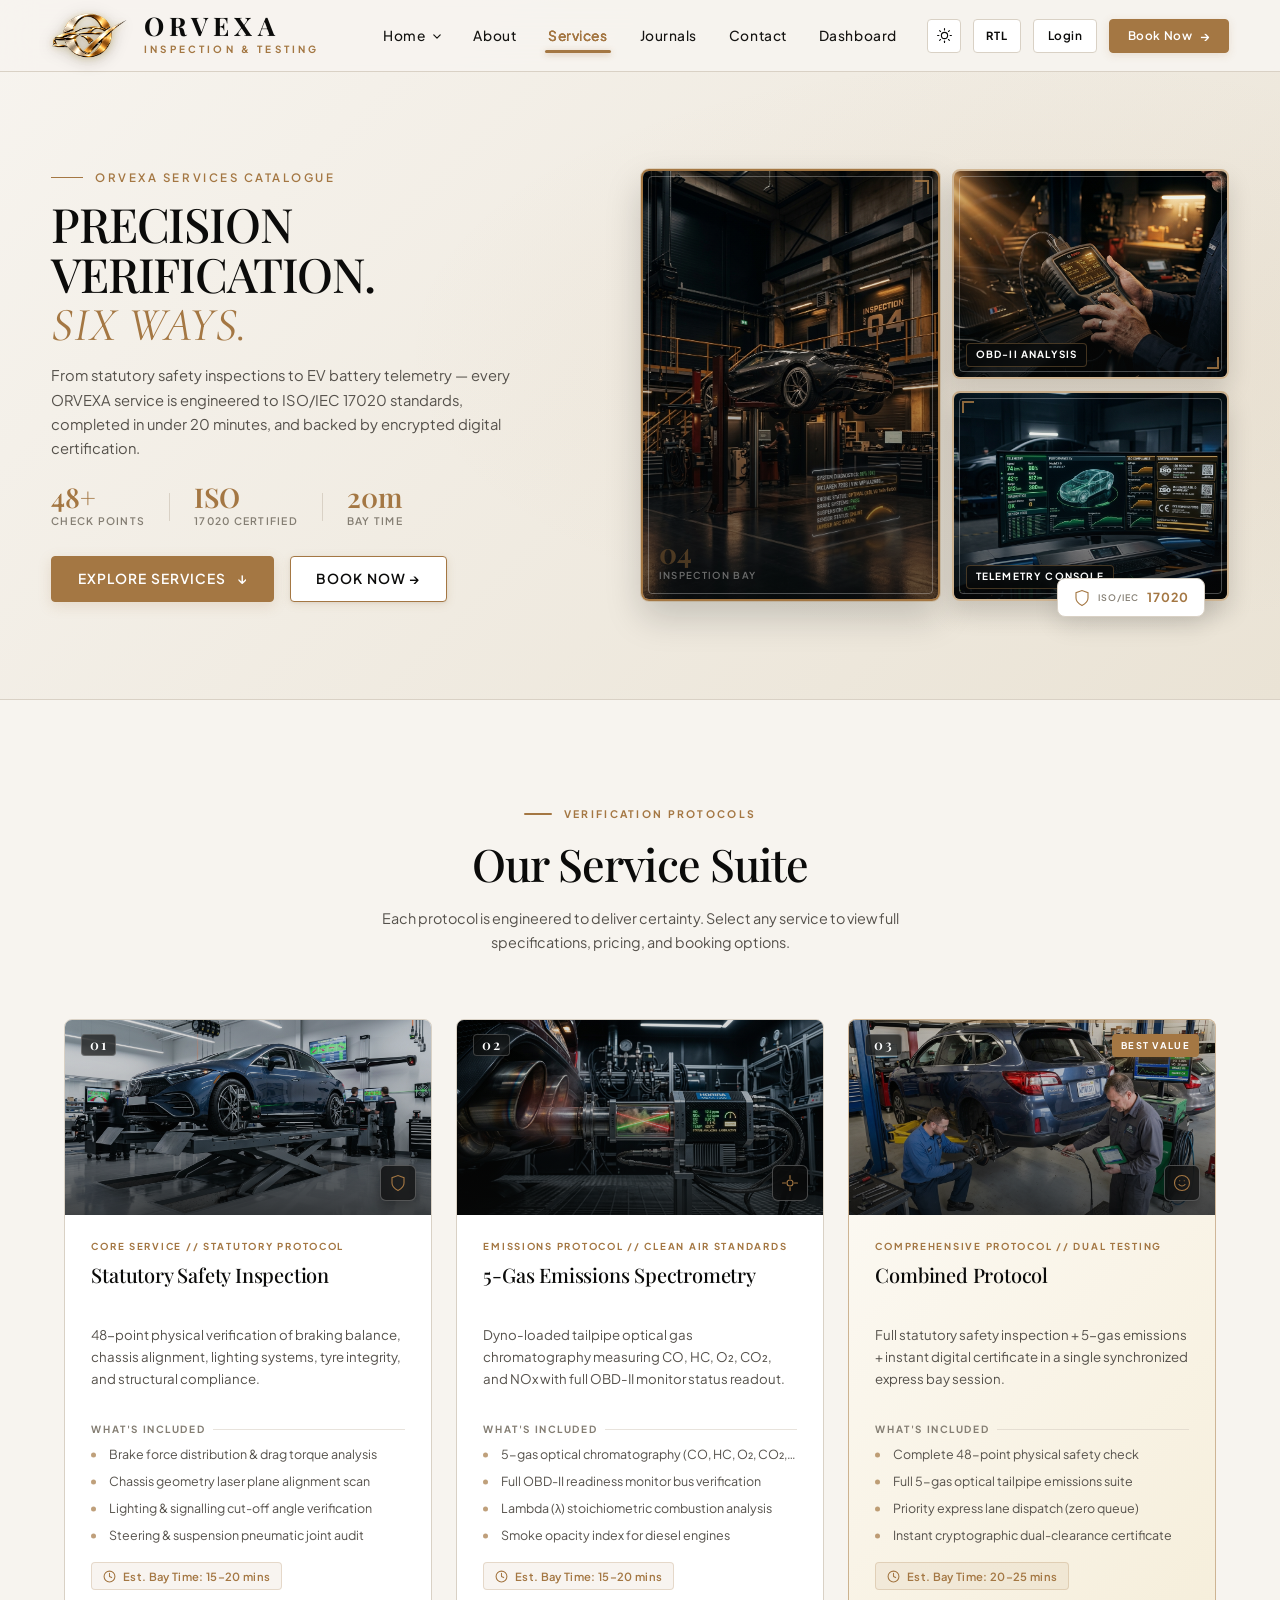
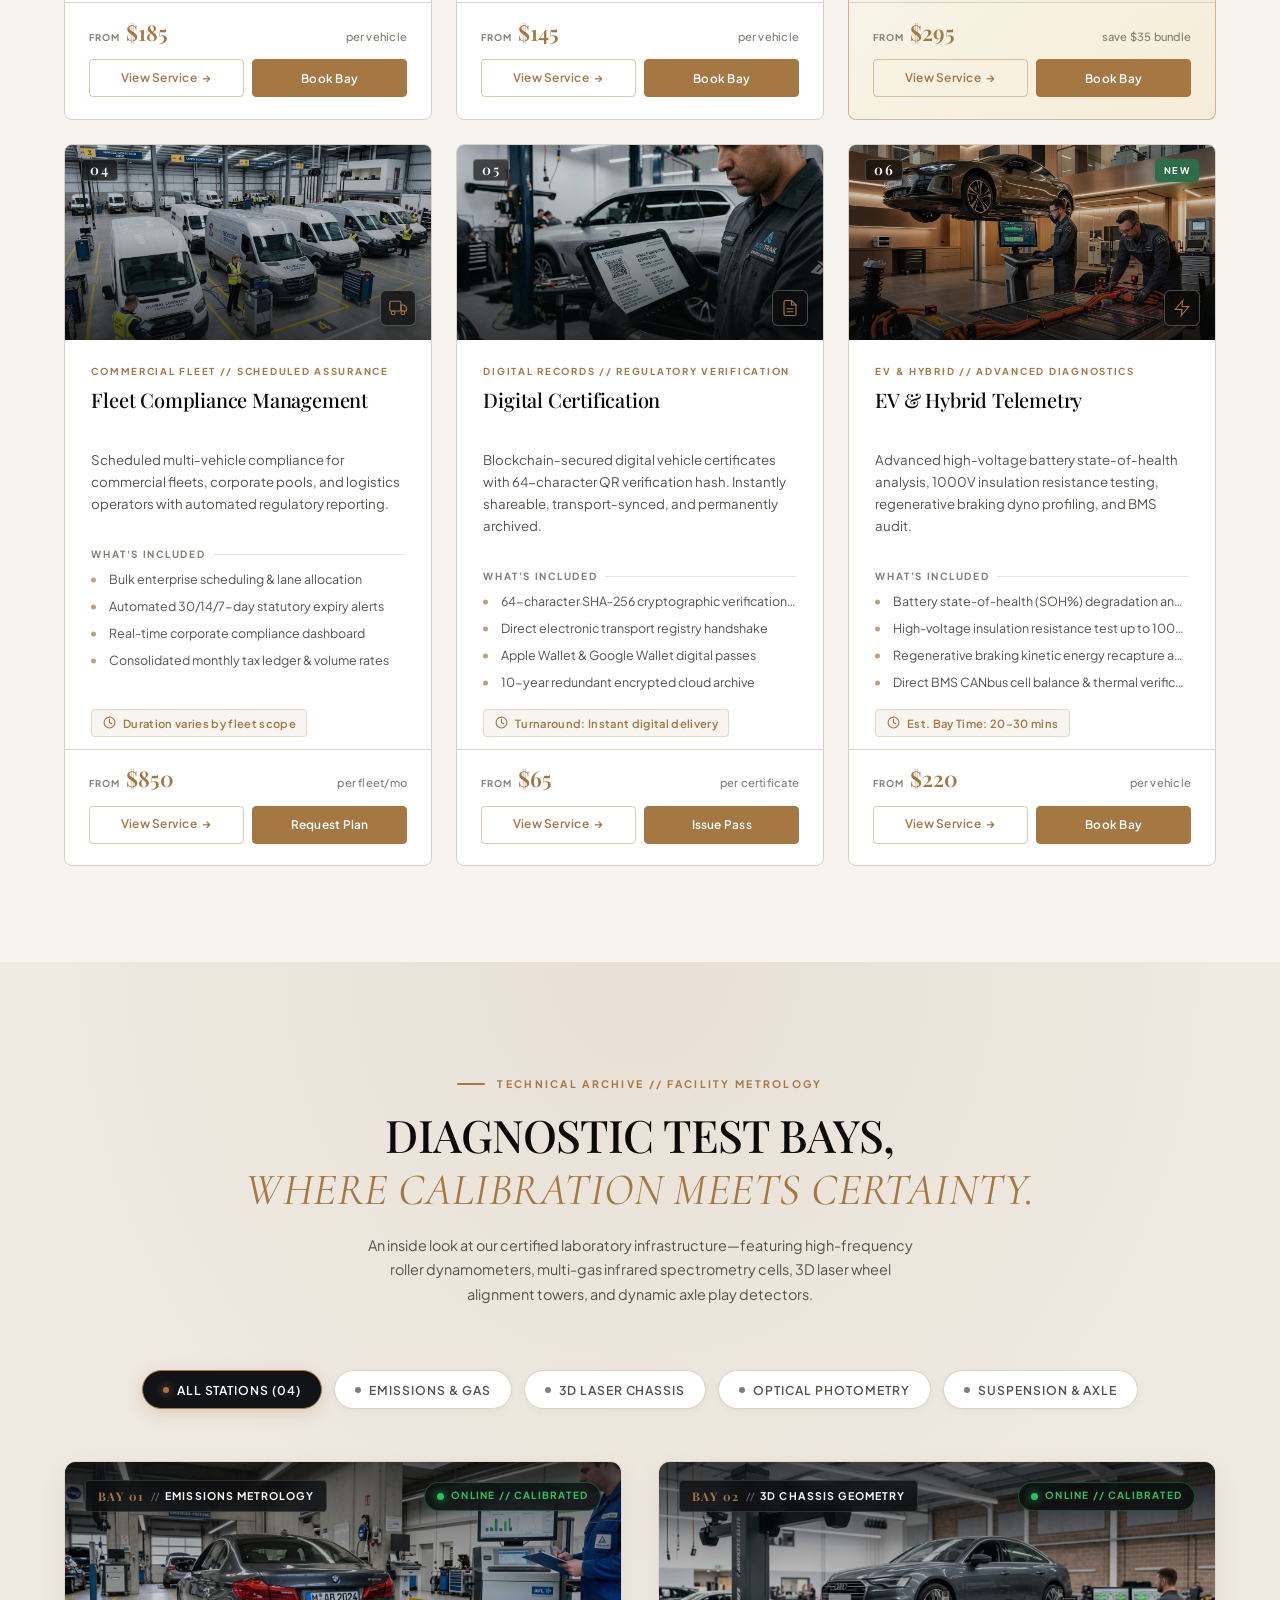
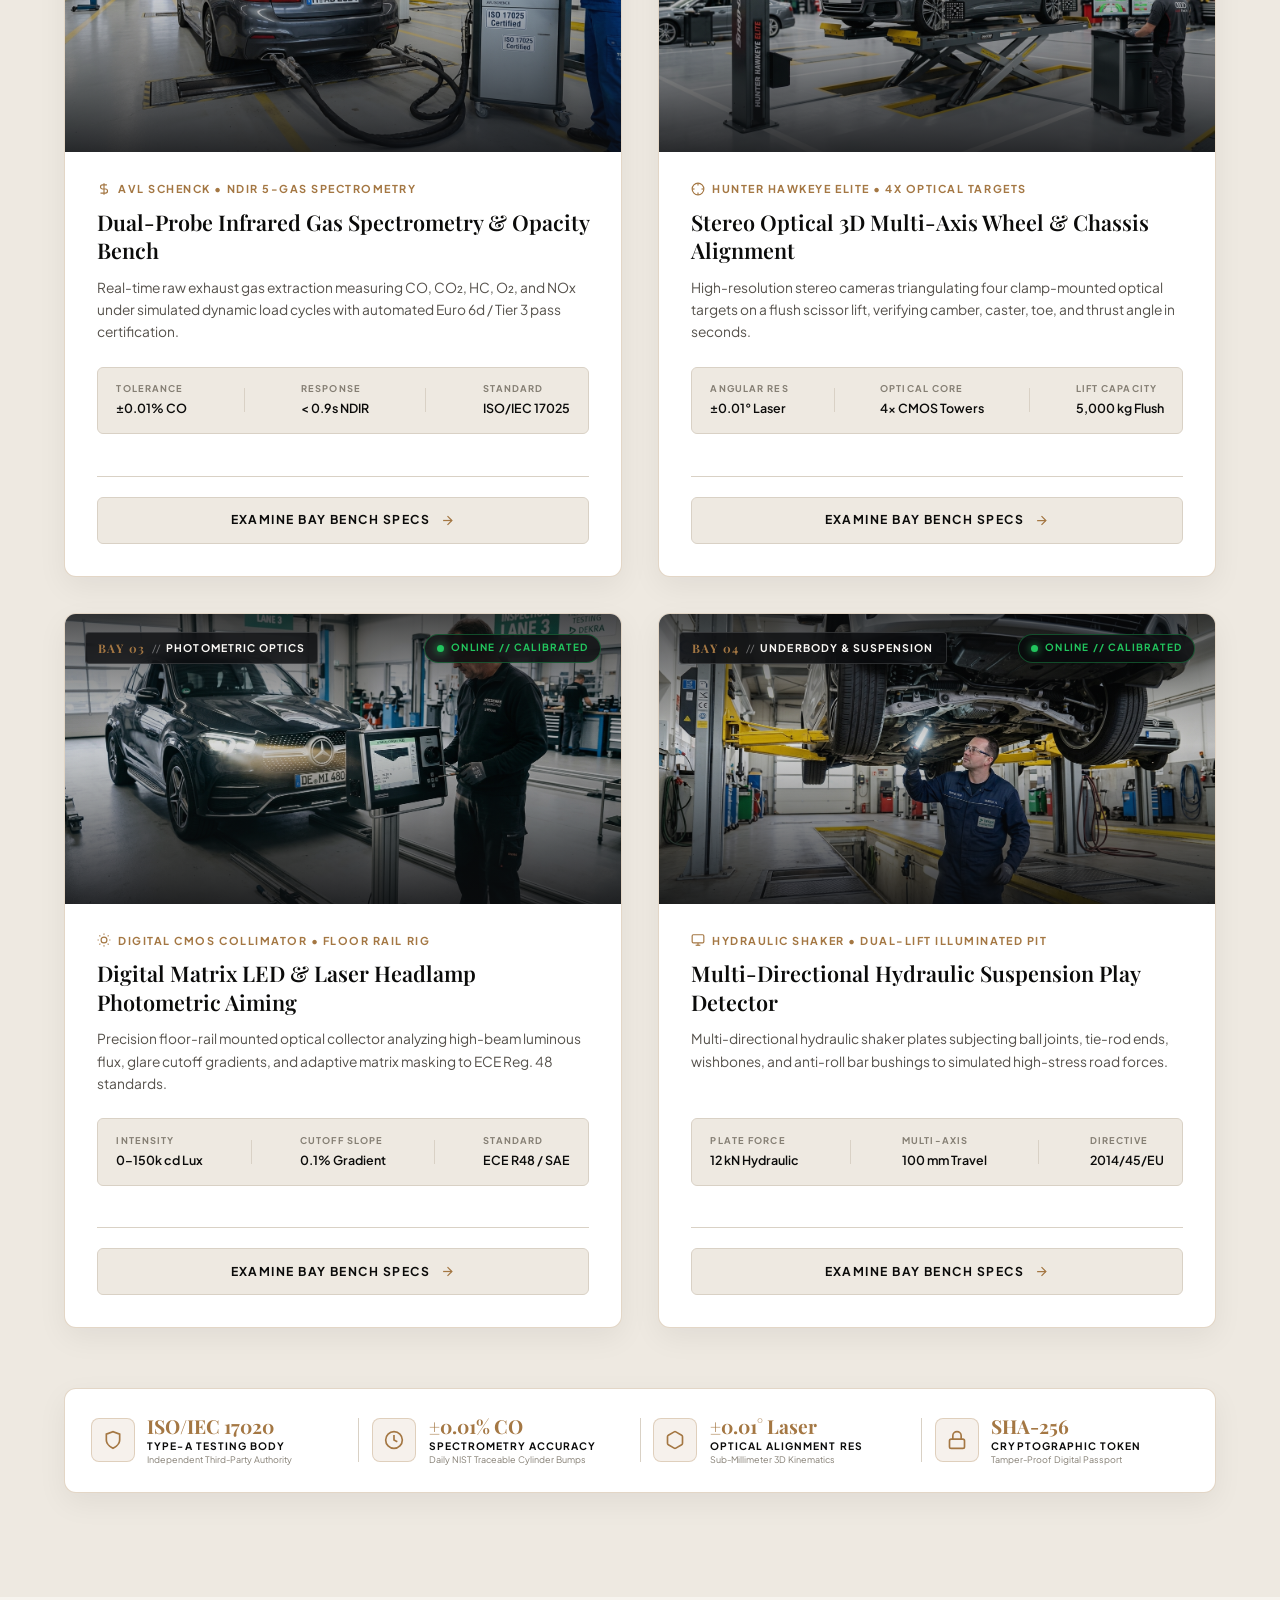
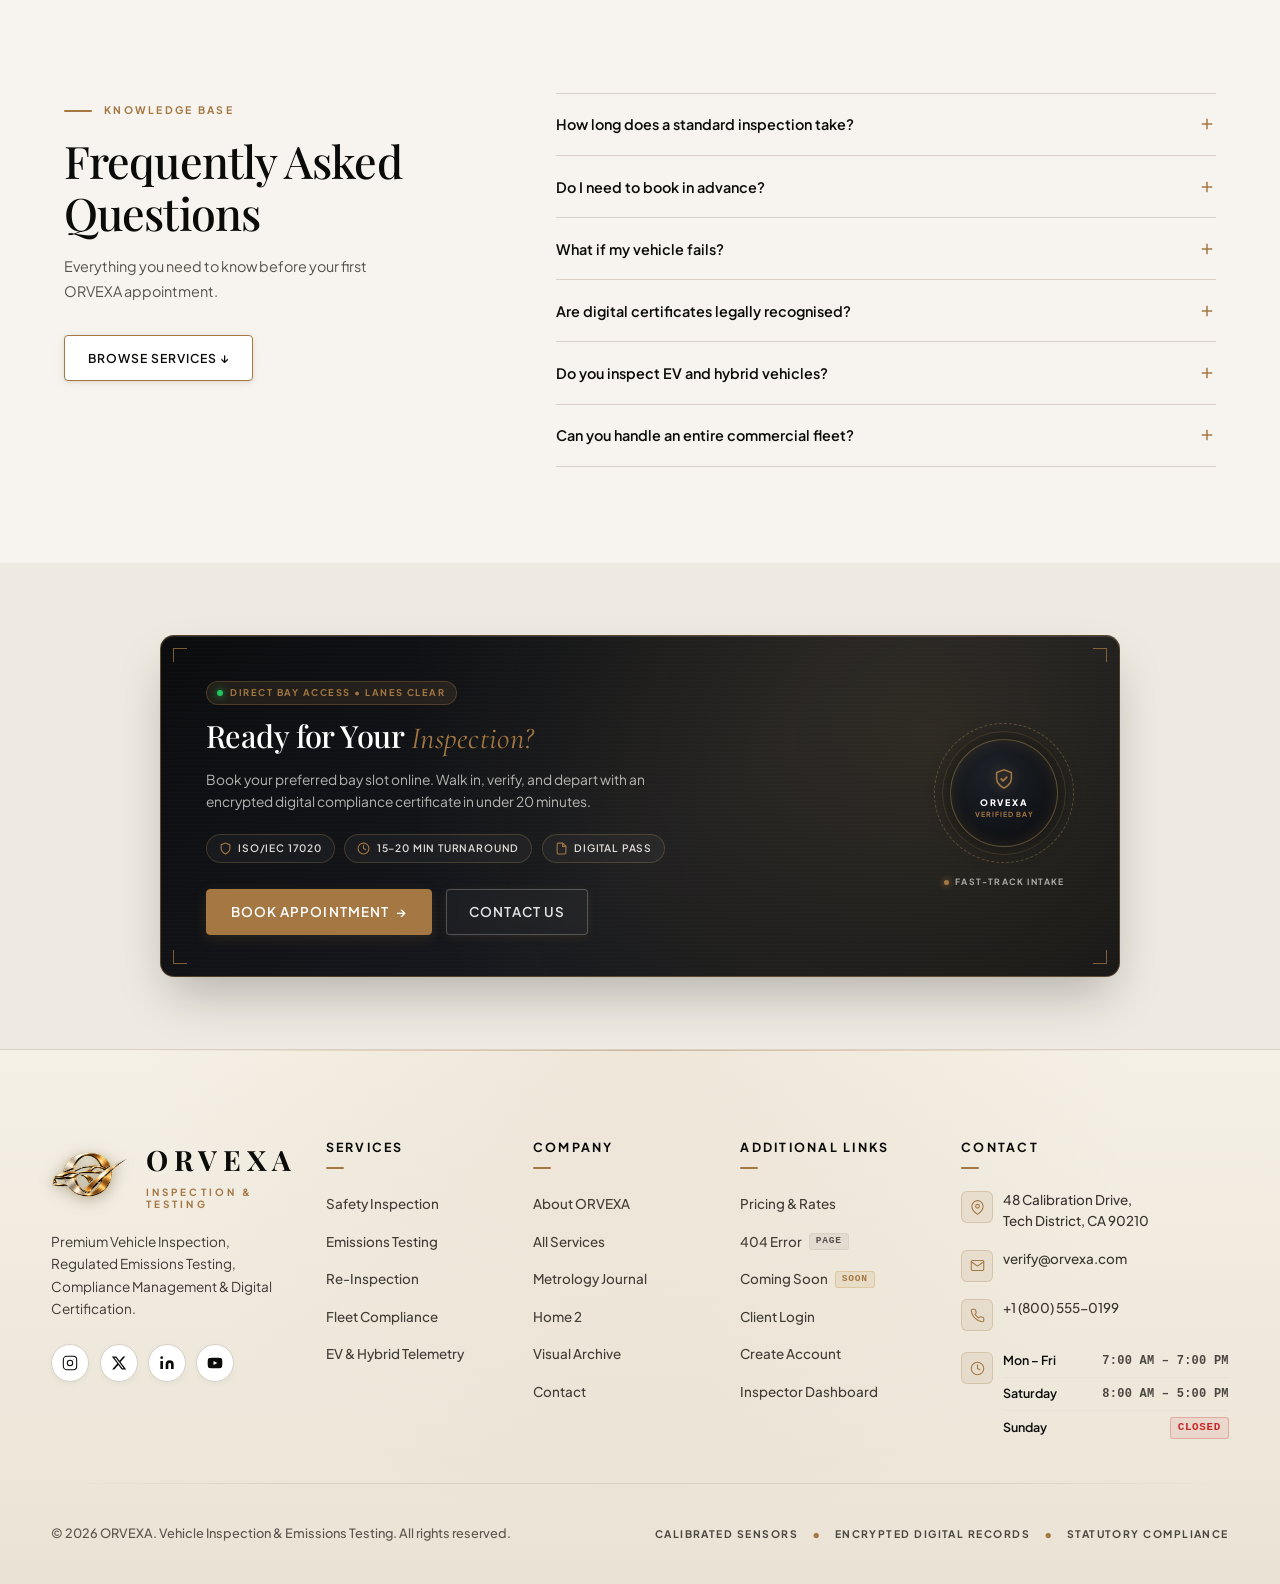
<file: service.html>
<!DOCTYPE html>
<html lang="en" data-theme="light">

<head>
    <meta charset="UTF-8">
  <script>
    (function () {
      var KEY = 'orvexa-theme', LEGACY = 'orvexa_theme', root = document.documentElement;
      try {
        var t = localStorage.getItem(KEY);
        if (!t) { t = localStorage.getItem(LEGACY); if (t) localStorage.setItem(KEY, t); }
        if (localStorage.getItem(LEGACY)) localStorage.removeItem(LEGACY);
        if (t === 'dark' || t === 'light') root.setAttribute('data-theme', t);
        window.addEventListener('storage', function (e) {
          if (e.key === KEY && (e.newValue === 'dark' || e.newValue === 'light')) {
            root.setAttribute('data-theme', e.newValue);
          }
        });
      } catch (err) { }
    })();
  </script>
    <meta name="viewport" content="width=device-width, initial-scale=1.0">
    <title>ORVEXA | Inspection Services</title>
    <meta name="description" content="ORVEXA vehicle inspection and emissions testing services.">
    <link rel="preconnect" href="https://fonts.googleapis.com">
    <link rel="preconnect" href="https://fonts.gstatic.com" crossorigin>
    <link
        href="https://fonts.googleapis.com/css2?family=Cormorant+Garamond:ital,wght@0,300;0,400;0,500;0,600;1,400&family=Playfair+Display:ital,wght@0,400;0,500;0,600;0,700;1,400&family=Plus+Jakarta+Sans:wght@300;400;500;600;700&display=swap"
        rel="stylesheet">
    <link rel="stylesheet" href="index.css">
    <link rel="stylesheet" href="service.css">
    <link rel="icon" type="image/png" href="assets/favicon.png">
    <link rel="apple-touch-icon" href="assets/apple-touch-icon.png">
</head>

<body>
    <header class="site-header" id="siteHeader">
        <div class="header-inner">
            <a href="index.html" class="brand-logo">
                <div class="logo-symbol">
          <img src="assets/brand-logo.png" alt="ORVEXA Emblem" class="brand-emblem-img">
        </div>
                <div class="brand-text-block">
                    <span class="brand-name">ORVEXA</span>
                    <span class="brand-subline">INSPECTION &amp; TESTING</span>
                </div>
            </a>
            <nav class="main-nav">
                <ul class="nav-list">
                    <li class="nav-item has-dropdown">
                        <a href="index.html" class="nav-link">
                            <span>Home</span>
                            <svg class="dropdown-chevron" viewBox="0 0 10 6" fill="none" stroke="currentColor"
                                stroke-width="1.5">
                                <path d="M1 1L5 5L9 1" stroke-linecap="round" stroke-linejoin="round" />
                            </svg>
                        </a>
                        <div class="nav-dropdown-menu">
                            <a href="index.html" class="dropdown-item">
                                <span class="dropdown-title">Home 1</span>
                                <span class="dropdown-desc">Daylight &amp; Night Luxury Center</span>
                            </a>
                            <a href="home2.html" class="dropdown-item">
                                <span class="dropdown-title">Home 2</span>
                                <span class="dropdown-desc">High-Tech Diagnostic Laboratory</span>
                            </a>
                        </div>
                    </li>
                    <li class="nav-item">
                        <a href="about.html" class="nav-link">About</a>
                    </li>
                    <li class="nav-item">
                        <a href="service.html" class="nav-link active">Services</a>
                    </li>
                    <li class="nav-item">
                        <a href="journal.html" class="nav-link">Journals</a>
                    </li>
                    <li class="nav-item">
                        <a href="contact.html" class="nav-link">Contact</a>
                    </li>
                    <li class="nav-item">
                        <a href="dashboard.html" class="nav-link">Dashboard</a>
                    </li>
                </ul>
            </nav>
            <div class="header-actions">
                <button type="button" class="theme-mode-btn" id="themeToggle" aria-label="Toggle theme">
                    <span class="theme-icon-sun" title="Light Mode">
                        <svg viewBox="0 0 24 24" fill="none" stroke="currentColor" stroke-width="1.8"
                            stroke-linecap="round" stroke-linejoin="round">
                            <circle cx="12" cy="12" r="5" />
                            <line x1="12" y1="1" x2="12" y2="3" />
                            <line x1="12" y1="21" x2="12" y2="23" />
                            <line x1="4.22" y1="4.22" x2="5.64" y2="5.64" />
                            <line x1="18.36" y1="18.36" x2="19.78" y2="19.78" />
                            <line x1="1" y1="12" x2="3" y2="12" />
                            <line x1="21" y1="12" x2="23" y2="12" />
                            <line x1="4.22" y1="19.78" x2="5.64" y2="18.36" />
                            <line x1="18.36" y1="5.64" x2="19.78" y2="4.22" />
                        </svg>
                    </span>
                    <span class="theme-icon-moon" title="Dark Mode">
                        <svg viewBox="0 0 24 24" fill="none" stroke="currentColor" stroke-width="1.8"
                            stroke-linecap="round" stroke-linejoin="round">
                            <path d="M21 12.79A9 9 0 1 1 11.21 3 7 7 0 0 0 21 12.79z" />
                        </svg>
                    </span>
                </button>
                <button type="button" class="header-rtl-btn" id="rtlToggle">
                    <span id="rtlBtnText">RTL</span>
                </button>
                <a href="login.html" class="header-login-btn" id="loginBtn">Login</a>
                <button type="button" class="btn-primary-header btn-sm" id="headerBookBtn" onclick="openBookingModal()">
                    <span>Book Now</span>
                    <span class="btn-arrow">&#x2192;</span>
                </button>
                <button type="button" class="mobile-menu-btn" id="mobileMenuBtn">
                    <span></span>
                    <span></span>
                    <span></span>
                </button>
            </div>
        </div>
    </header>
    <div class="mobile-drawer" id="mobileDrawer">
        <div class="drawer-header">
            <div class="drawer-brand-block">
                <span class="drawer-brand">ORVEXA</span>
                <span class="drawer-tagline">INSPECTION &amp; TESTING</span>
            </div>
            <button type="button" class="drawer-close" id="drawerClose" aria-label="Close navigation menu">&times;</button>
        </div>

        <ul class="drawer-links">
            <li><a href="index.html" class="drawer-link"><span>Home 1</span></a></li>
            <li><a href="home2.html" class="drawer-link"><span>Home 2</span></a></li>
            <li><a href="about.html" class="drawer-link"><span>About Us</span></a></li>
            <li><a href="service.html" class="drawer-link active"><span>Services</span></a></li>
            <li><a href="journal.html" class="drawer-link"><span>Journals</span></a></li>
            <li><a href="contact.html" class="drawer-link"><span>Contact</span></a></li>
            <li><a href="dashboard.html" class="drawer-link"><span>Dashboard</span></a></li>
        </ul>

        <div class="drawer-actions">
            <a href="login.html" class="drawer-btn-login">Login</a>
            <button type="button" class="btn-primary-hero btn-sm w-full" id="drawerBookBtn" onclick="openBookingModal()">Book Now &rarr;</button>
        </div>
    </div>
    <main>
        <section class="svc-hero" id="svcHero">
            <div class="svc-hero-inner">
                <div class="svc-hero-content">
                    <div class="hero-eyebrow-wrapper">
                        <span class="eyebrow-dash"></span>
                        <span class="hero-eyebrow">ORVEXA SERVICES CATALOGUE</span>
                    </div>
                    <h1 class="hero-headline">
                        <span class="headline-line">PRECISION</span>
                        <span class="headline-line">VERIFICATION.</span>
                        <span class="headline-line highlight-gold">SIX WAYS.</span>
                    </h1>
                    <p class="svc-hero-desc">From statutory safety inspections to EV battery telemetry &mdash; every
                        ORVEXA service is engineered to ISO/IEC 17020 standards, completed in under 20 minutes, and
                        backed by encrypted digital certification.</p>
                    <div class="svc-hero-stats">
                        <div class="svc-stat-item">
                            <span class="svc-stat-num">48+</span>
                            <span class="svc-stat-lbl">Check Points</span>
                        </div>
                        <div class="svc-stat-div"></div>
                        <div class="svc-stat-item">
                            <span class="svc-stat-num">ISO</span>
                            <span class="svc-stat-lbl">17020 Certified</span>
                        </div>
                        <div class="svc-stat-div"></div>
                        <div class="svc-stat-item">
                            <span class="svc-stat-num">20m</span>
                            <span class="svc-stat-lbl">Bay Time</span>
                        </div>
                    </div>
                    <div class="svc-hero-cta-row">
                        <a href="#services-grid" class="btn-primary-hero">
                            Explore Services
                            <span class="btn-arrow">&#x2193;</span>
                        </a>
                        <button type="button" class="btn-secondary-hero" onclick="openBookingModal()">Book Now
                            &#x2192;</button>
                    </div>
                </div>
                <div class="svc-hero-mosaic">
                    <div class="mosaic-panel mosaic-left">
                        <img src="assets/service_hero_left.jpg" alt="ORVEXA inspection bay" loading="eager">
                        <div class="mosaic-overlay"></div>
                        <div class="mosaic-badge">
                            <span class="mb-num">04</span>
                            <span class="mb-label">INSPECTION BAY</span>
                        </div>
                    </div>
                    <div class="mosaic-right-col">
                        <div class="mosaic-panel mosaic-top-right">
                            <img src="assets/service_hero_top_right.jpg" alt="OBD-II diagnostic scanner"
                                loading="eager">
                            <div class="mosaic-overlay"></div>
                            <div class="mosaic-tag">OBD-II ANALYSIS</div>
                        </div>
                        <div class="mosaic-panel mosaic-bottom-right">
                            <img src="assets/service_hero_bottom_right.jpg" alt="Digital telemetry dashboard"
                                loading="eager">
                            <div class="mosaic-overlay"></div>
                            <div class="mosaic-tag">TELEMETRY CONSOLE</div>
                        </div>
                    </div>
                    <div class="mosaic-float-cert">
                        <svg viewBox="0 0 24 24" fill="none" stroke="currentColor" stroke-width="1.5">
                            <path d="M12 22s8-4 8-10V5l-8-3-8 3v7c0 6 8 10 8 10z" />
                        </svg>
                        <span>ISO/IEC</span>
                        <strong>17020</strong>
                    </div>
                </div>
            </div>
        </section>
        <section class="svc-grid-section" id="services-grid">
            <div class="svc-container">
                <div class="svc-section-head">
                    <div class="svc-eyebrow-wrap">
                        <span class="svc-eyebrow-line"></span>
                        <span class="svc-eyebrow-text">VERIFICATION PROTOCOLS</span>
                    </div>
                    <h2 class="svc-section-title">Our Service Suite</h2>
                    <p class="svc-section-desc">Each protocol is engineered to deliver certainty. Select any service to
                        view full specifications, pricing, and booking options.</p>
                </div>
                <div class="svc-cards-grid" id="servicesGrid">
                    <article class="svc-card" data-service="safety-inspection">
                        <div class="svc-card-glow"></div>
                        <div class="svc-card-media">
                            <img src="assets/service_safety.jpg" alt="Statutory Safety Inspection - Precision Chassis & Deceleration Diagnostics" class="svc-card-img" loading="lazy">
                            <div class="svc-card-media-overlay"></div>
                            <span class="svc-card-num-badge">01</span>
                            <div class="svc-card-icon-badge">
                                <svg viewBox="0 0 24 24" fill="none" stroke="currentColor" stroke-width="1.5" stroke-linecap="round">
                                    <path d="M12 22s8-4 8-10V5l-8-3-8 3v7c0 6 8 10 8 10z" />
                                </svg>
                            </div>
                        </div>
                        <div class="svc-card-body">
                            <div class="svc-card-eyebrow">CORE SERVICE // STATUTORY PROTOCOL</div>
                            <h3 class="svc-card-title">Statutory Safety Inspection</h3>
                            <p class="svc-card-desc">48-point physical verification of braking balance, chassis alignment, lighting systems, tyre integrity, and structural compliance.</p>
                            
                            <div class="svc-card-included-label">WHAT'S INCLUDED</div>
                            <ul class="svc-card-features">
                                <li>Brake force distribution &amp; drag torque analysis</li>
                                <li>Chassis geometry laser plane alignment scan</li>
                                <li>Lighting &amp; signalling cut-off angle verification</li>
                                <li>Steering &amp; suspension pneumatic joint audit</li>
                            </ul>

                            <div class="svc-card-duration-badge">
                                <svg viewBox="0 0 24 24" fill="none" stroke="currentColor" stroke-width="2" stroke-linecap="round" stroke-linejoin="round">
                                    <circle cx="12" cy="12" r="10"></circle>
                                    <polyline points="12 6 12 12 16 14"></polyline>
                                </svg>
                                <span>Est. Bay Time: 15&ndash;20 mins</span>
                            </div>
                        </div>
                        <div class="svc-card-footer">
                            <div class="svc-card-price">
                                <div class="svc-price-main">
                                    <span class="price-label">FROM</span>
                                    <span class="price-val">$185</span>
                                </div>
                                <span class="price-note">per vehicle</span>
                            </div>
                            <div class="svc-card-actions">
                                <a href="service-detail.html?service=safety-inspection" class="svc-view-btn">
                                    View Service
                                    <span>&#x2192;</span>
                                </a>
                                <button type="button" class="svc-book-btn" onclick="openBookingModal()">Book Bay</button>
                            </div>
                        </div>
                    </article>

                    <article class="svc-card" data-service="emissions-testing">
                        <div class="svc-card-glow"></div>
                        <div class="svc-card-media">
                            <img src="assets/h2_emissions_sensor.jpg" alt="5-Gas Emissions Spectrometry - Tailpipe Optical Gas Chromatography" class="svc-card-img" loading="lazy">
                            <div class="svc-card-media-overlay"></div>
                            <span class="svc-card-num-badge">02</span>
                            <div class="svc-card-icon-badge">
                                <svg viewBox="0 0 24 24" fill="none" stroke="currentColor" stroke-width="1.5" stroke-linecap="round">
                                    <circle cx="12" cy="12" r="4" />
                                    <path d="M12 2v4M12 18v4M2 12h4M18 12h4" />
                                </svg>
                            </div>
                        </div>
                        <div class="svc-card-body">
                            <div class="svc-card-eyebrow">EMISSIONS PROTOCOL // CLEAN AIR STANDARDS</div>
                            <h3 class="svc-card-title">5-Gas Emissions Spectrometry</h3>
                            <p class="svc-card-desc">Dyno-loaded tailpipe optical gas chromatography measuring CO, HC, O&#8322;, CO&#8322;, and NOx with full OBD-II monitor status readout.</p>
                            
                            <div class="svc-card-included-label">WHAT'S INCLUDED</div>
                            <ul class="svc-card-features">
                                <li>5-gas optical chromatography (CO, HC, O&#8322;, CO&#8322;, NOx)</li>
                                <li>Full OBD-II readiness monitor bus verification</li>
                                <li>Lambda (&lambda;) stoichiometric combustion analysis</li>
                                <li>Smoke opacity index for diesel engines</li>
                            </ul>

                            <div class="svc-card-duration-badge">
                                <svg viewBox="0 0 24 24" fill="none" stroke="currentColor" stroke-width="2" stroke-linecap="round" stroke-linejoin="round">
                                    <circle cx="12" cy="12" r="10"></circle>
                                    <polyline points="12 6 12 12 16 14"></polyline>
                                </svg>
                                <span>Est. Bay Time: 15&ndash;20 mins</span>
                            </div>
                        </div>
                        <div class="svc-card-footer">
                            <div class="svc-card-price">
                                <div class="svc-price-main">
                                    <span class="price-label">FROM</span>
                                    <span class="price-val">$145</span>
                                </div>
                                <span class="price-note">per vehicle</span>
                            </div>
                            <div class="svc-card-actions">
                                <a href="service-detail.html?service=emissions-testing" class="svc-view-btn">
                                    View Service
                                    <span>&#x2192;</span>
                                </a>
                                <button type="button" class="svc-book-btn" onclick="openBookingModal()">Book Bay</button>
                            </div>
                        </div>
                    </article>

                    <article class="svc-card svc-card-featured" data-service="combined-protocol">
                        <div class="svc-card-glow"></div>
                        <div class="svc-card-media">
                            <img src="assets/service_combined_protocol.jpg" alt="Combined Comprehensive Protocol - Synchronized Safety & Emissions Bay" class="svc-card-img" loading="lazy">
                            <div class="svc-card-media-overlay"></div>
                            <span class="svc-card-num-badge">03</span>
                            <span class="svc-card-badge-feat">BEST VALUE</span>
                            <div class="svc-card-icon-badge">
                                <svg viewBox="0 0 24 24" fill="none" stroke="currentColor" stroke-width="1.5" stroke-linecap="round">
                                    <circle cx="12" cy="12" r="10" />
                                    <path d="M8 14s1.5 2 4 2 4-2 4-2" />
                                    <line x1="9" y1="9" x2="9.01" y2="9" />
                                    <line x1="15" y1="9" x2="15.01" y2="9" />
                                </svg>
                            </div>
                        </div>
                        <div class="svc-card-body">
                            <div class="svc-card-eyebrow">COMPREHENSIVE PROTOCOL // DUAL TESTING</div>
                            <h3 class="svc-card-title">Combined Protocol</h3>
                            <p class="svc-card-desc">Full statutory safety inspection + 5-gas emissions + instant digital certificate in a single synchronized express bay session.</p>
                            
                            <div class="svc-card-included-label">WHAT'S INCLUDED</div>
                            <ul class="svc-card-features">
                                <li>Complete 48-point physical safety check</li>
                                <li>Full 5-gas optical tailpipe emissions suite</li>
                                <li>Priority express lane dispatch (zero queue)</li>
                                <li>Instant cryptographic dual-clearance certificate</li>
                            </ul>

                            <div class="svc-card-duration-badge">
                                <svg viewBox="0 0 24 24" fill="none" stroke="currentColor" stroke-width="2" stroke-linecap="round" stroke-linejoin="round">
                                    <circle cx="12" cy="12" r="10"></circle>
                                    <polyline points="12 6 12 12 16 14"></polyline>
                                </svg>
                                <span>Est. Bay Time: 20&ndash;25 mins</span>
                            </div>
                        </div>
                        <div class="svc-card-footer">
                            <div class="svc-card-price">
                                <div class="svc-price-main">
                                    <span class="price-label">FROM</span>
                                    <span class="price-val">$295</span>
                                </div>
                                <span class="price-note">save $35 bundle</span>
                            </div>
                            <div class="svc-card-actions">
                                <a href="service-detail.html?service=combined-protocol" class="svc-view-btn">
                                    View Service
                                    <span>&#x2192;</span>
                                </a>
                                <button type="button" class="svc-book-btn" onclick="openBookingModal()">Book Bay</button>
                            </div>
                        </div>
                    </article>

                    <article class="svc-card" data-service="fleet-compliance">
                        <div class="svc-card-glow"></div>
                        <div class="svc-card-media">
                            <img src="assets/service_fleet_compliance.jpg" alt="Fleet Compliance Management - Commercial Multi-Bay Logistics" class="svc-card-img" loading="lazy">
                            <div class="svc-card-media-overlay"></div>
                            <span class="svc-card-num-badge">04</span>
                            <div class="svc-card-icon-badge">
                                <svg viewBox="0 0 24 24" fill="none" stroke="currentColor" stroke-width="1.5" stroke-linecap="round">
                                    <rect x="1" y="3" width="15" height="13" rx="2" />
                                    <polygon points="16 8 20 8 23 11 23 16 16 16 8" />
                                    <circle cx="5.5" cy="18.5" r="2.5" />
                                    <circle cx="18.5" cy="18.5" r="2.5" />
                                </svg>
                            </div>
                        </div>
                        <div class="svc-card-body">
                            <div class="svc-card-eyebrow">COMMERCIAL FLEET // SCHEDULED ASSURANCE</div>
                            <h3 class="svc-card-title">Fleet Compliance Management</h3>
                            <p class="svc-card-desc">Scheduled multi-vehicle compliance for commercial fleets, corporate pools, and logistics operators with automated regulatory reporting.</p>
                            
                            <div class="svc-card-included-label">WHAT'S INCLUDED</div>
                            <ul class="svc-card-features">
                                <li>Bulk enterprise scheduling &amp; lane allocation</li>
                                <li>Automated 30/14/7-day statutory expiry alerts</li>
                                <li>Real-time corporate compliance dashboard</li>
                                <li>Consolidated monthly tax ledger &amp; volume rates</li>
                            </ul>

                            <div class="svc-card-duration-badge">
                                <svg viewBox="0 0 24 24" fill="none" stroke="currentColor" stroke-width="2" stroke-linecap="round" stroke-linejoin="round">
                                    <circle cx="12" cy="12" r="10"></circle>
                                    <polyline points="12 6 12 12 16 14"></polyline>
                                </svg>
                                <span>Duration varies by fleet scope</span>
                            </div>
                        </div>
                        <div class="svc-card-footer">
                            <div class="svc-card-price">
                                <div class="svc-price-main">
                                    <span class="price-label">FROM</span>
                                    <span class="price-val">$850</span>
                                </div>
                                <span class="price-note">per fleet/mo</span>
                            </div>
                            <div class="svc-card-actions">
                                <a href="service-detail.html?service=fleet-compliance" class="svc-view-btn">
                                    View Service
                                    <span>&#x2192;</span>
                                </a>
                                <button type="button" class="svc-book-btn" onclick="openBookingModal()">Request Plan</button>
                            </div>
                        </div>
                    </article>

                    <article class="svc-card" data-service="digital-certification">
                        <div class="svc-card-glow"></div>
                        <div class="svc-card-media">
                            <img src="assets/service_digital_certification.jpg" alt="Digital Certification - Cryptographic QR Vehicle Passport" class="svc-card-img" loading="lazy">
                            <div class="svc-card-media-overlay"></div>
                            <span class="svc-card-num-badge">05</span>
                            <div class="svc-card-icon-badge">
                                <svg viewBox="0 0 24 24" fill="none" stroke="currentColor" stroke-width="1.5" stroke-linecap="round">
                                    <path d="M14 2H6a2 2 0 0 0-2 2v16a2 2 0 0 0 2 2h12a2 2 0 0 0 2-2V8z" />
                                    <polyline points="14 2 14 8 20 8" />
                                    <line x1="16" y1="13" x2="8" y2="13" />
                                    <line x1="16" y1="17" x2="8" y2="17" />
                                </svg>
                            </div>
                        </div>
                        <div class="svc-card-body">
                            <div class="svc-card-eyebrow">DIGITAL RECORDS // REGULATORY VERIFICATION</div>
                            <h3 class="svc-card-title">Digital Certification</h3>
                            <p class="svc-card-desc">Blockchain-secured digital vehicle certificates with 64-character QR verification hash. Instantly shareable, transport-synced, and permanently archived.</p>
                            
                            <div class="svc-card-included-label">WHAT'S INCLUDED</div>
                            <ul class="svc-card-features">
                                <li>64-character SHA-256 cryptographic verification token</li>
                                <li>Direct electronic transport registry handshake</li>
                                <li>Apple Wallet &amp; Google Wallet digital passes</li>
                                <li>10-year redundant encrypted cloud archive</li>
                            </ul>

                            <div class="svc-card-duration-badge">
                                <svg viewBox="0 0 24 24" fill="none" stroke="currentColor" stroke-width="2" stroke-linecap="round" stroke-linejoin="round">
                                    <circle cx="12" cy="12" r="10"></circle>
                                    <polyline points="12 6 12 12 16 14"></polyline>
                                </svg>
                                <span>Turnaround: Instant digital delivery</span>
                            </div>
                        </div>
                        <div class="svc-card-footer">
                            <div class="svc-card-price">
                                <div class="svc-price-main">
                                    <span class="price-label">FROM</span>
                                    <span class="price-val">$65</span>
                                </div>
                                <span class="price-note">per certificate</span>
                            </div>
                            <div class="svc-card-actions">
                                <a href="service-detail.html?service=digital-certification" class="svc-view-btn">
                                    View Service
                                    <span>&#x2192;</span>
                                </a>
                                <button type="button" class="svc-book-btn" onclick="openBookingModal()">Issue Pass</button>
                            </div>
                        </div>
                    </article>

                    <article class="svc-card" data-service="ev-hybrid">
                        <div class="svc-card-glow"></div>
                        <div class="svc-card-media">
                            <img src="assets/service_card_ev.jpg" alt="EV &amp; Hybrid Telemetry - High-Voltage Battery &amp; Inverter Lab" class="svc-card-img" loading="lazy">
                            <div class="svc-card-media-overlay"></div>
                            <span class="svc-card-num-badge">06</span>
                            <span class="svc-card-badge-new">NEW</span>
                            <div class="svc-card-icon-badge">
                                <svg viewBox="0 0 24 24" fill="none" stroke="currentColor" stroke-width="1.5" stroke-linecap="round">
                                    <polygon points="13 2 3 14 12 14 11 22 21 10 12 10 13 2" />
                                </svg>
                            </div>
                        </div>
                        <div class="svc-card-body">
                            <div class="svc-card-eyebrow">EV &amp; HYBRID // ADVANCED DIAGNOSTICS</div>
                            <h3 class="svc-card-title">EV &amp; Hybrid Telemetry</h3>
                            <p class="svc-card-desc">Advanced high-voltage battery state-of-health analysis, 1000V insulation resistance testing, regenerative braking dyno profiling, and BMS audit.</p>
                            
                            <div class="svc-card-included-label">WHAT'S INCLUDED</div>
                            <ul class="svc-card-features">
                                <li>Battery state-of-health (SOH%) degradation analysis</li>
                                <li>High-voltage insulation resistance test up to 1000V DC</li>
                                <li>Regenerative braking kinetic energy recapture audit</li>
                                <li>Direct BMS CANbus cell balance &amp; thermal verification</li>
                            </ul>

                            <div class="svc-card-duration-badge">
                                <svg viewBox="0 0 24 24" fill="none" stroke="currentColor" stroke-width="2" stroke-linecap="round" stroke-linejoin="round">
                                    <circle cx="12" cy="12" r="10"></circle>
                                    <polyline points="12 6 12 12 16 14"></polyline>
                                </svg>
                                <span>Est. Bay Time: 20&ndash;30 mins</span>
                            </div>
                        </div>
                        <div class="svc-card-footer">
                            <div class="svc-card-price">
                                <div class="svc-price-main">
                                    <span class="price-label">FROM</span>
                                    <span class="price-val">$220</span>
                                </div>
                                <span class="price-note">per vehicle</span>
                            </div>
                            <div class="svc-card-actions">
                                <a href="service-detail.html?service=ev-hybrid" class="svc-view-btn">
                                    View Service
                                    <span>&#x2192;</span>
                                </a>
                                <button type="button" class="svc-book-btn" onclick="openBookingModal()">Book Bay</button>
                            </div>
                        </div>
                    </article>
                </div>
            </div>
        </section>
                <section class="svc-gallery-section" id="svcGallery">
            <div class="svc-container">
                <div class="svc-section-head">
                    <div class="svc-eyebrow-wrap">
                        <span class="svc-eyebrow-line"></span>
                        <span class="svc-eyebrow-text">TECHNICAL ARCHIVE // FACILITY METROLOGY</span>
                    </div>
                    <h2 class="svc-section-title">
                        DIAGNOSTIC TEST BAYS,<br>
                        <span class="italic-serif highlight-gold">WHERE CALIBRATION MEETS CERTAINTY.</span>
                    </h2>
                    <p class="svc-section-desc">An inside look at our certified laboratory infrastructure—featuring high-frequency roller dynamometers, multi-gas infrared spectrometry cells, 3D laser wheel alignment towers, and dynamic axle play detectors.</p>
                </div>

                <div class="svc-bay-filters" role="tablist" aria-label="Testing Bay Categories">
                    <button type="button" class="bay-filter-btn active" data-filter="all" role="tab" aria-selected="true">
                        <span class="filter-dot"></span> All Stations (04)
                    </button>
                    <button type="button" class="bay-filter-btn" data-filter="emissions" role="tab" aria-selected="false">
                        <span class="filter-dot"></span> Emissions &amp; Gas
                    </button>
                    <button type="button" class="bay-filter-btn" data-filter="chassis" role="tab" aria-selected="false">
                        <span class="filter-dot"></span> 3D Laser Chassis
                    </button>
                    <button type="button" class="bay-filter-btn" data-filter="optics" role="tab" aria-selected="false">
                        <span class="filter-dot"></span> Optical Photometry
                    </button>
                    <button type="button" class="bay-filter-btn" data-filter="suspension" role="tab" aria-selected="false">
                        <span class="filter-dot"></span> Suspension &amp; Axle
                    </button>
                </div>

                <div class="svc-bay-grid" id="svcBayGrid">

                    <article class="svc-bay-card" data-category="emissions" tabindex="0" onclick="openBayModal(1)">
                        <div class="bay-media-wrap">
                            <img src="assets/service_bay_spectrometry.jpg" alt="Certified emission testing lane with dual probe AVL exhaust gas analyzer" class="bay-media-img" loading="lazy">
                            <div class="bay-gradient-scrim"></div>
                            
                            <div class="bay-top-bar">
                                <div class="bay-num-badge">
                                    <span class="bay-id">BAY 01</span>
                                    <span class="bay-sep">//</span>
                                    <span class="bay-spec-name">EMISSIONS METROLOGY</span>
                                </div>
                                <div class="bay-live-status">
                                    <span class="pulse-indicator"></span>
                                    <span class="status-txt">ONLINE // CALIBRATED</span>
                                </div>
                            </div>
                        </div>

                        <div class="bay-content-body">
                            <div class="bay-hardware-tag">
                                <svg class="tech-chip-icon" viewBox="0 0 24 24" fill="none" stroke="currentColor" stroke-width="2">
                                    <path d="M12 2v20M17 5H9.5a3.5 3.5 0 0 0 0 7h5a3.5 3.5 0 0 1 0 7H6"/>
                                </svg>
                                <span>AVL SCHENCK &bull; NDIR 5-GAS SPECTROMETRY</span>
                            </div>
                            <h3 class="bay-card-heading">Dual-Probe Infrared Gas Spectrometry &amp; Opacity Bench</h3>
                            <p class="bay-card-summary">Real-time raw exhaust gas extraction measuring CO, CO₂, HC, O₂, and NOx under simulated dynamic load cycles with automated Euro 6d / Tier 3 pass certification.</p>
                            
                            <div class="bay-telemetry-strip">
                                <div class="telemetry-item">
                                    <span class="t-lbl">TOLERANCE</span>
                                    <span class="t-data">&plusmn;0.01% CO</span>
                                </div>
                                <div class="telemetry-sep"></div>
                                <div class="telemetry-item">
                                    <span class="t-lbl">RESPONSE</span>
                                    <span class="t-data">&lt; 0.9s NDIR</span>
                                </div>
                                <div class="telemetry-sep"></div>
                                <div class="telemetry-item">
                                    <span class="t-lbl">STANDARD</span>
                                    <span class="t-data">ISO/IEC 17025</span>
                                </div>
                            </div>

                            <div class="bay-action-footer">
                                <span class="bay-action-link">
                                    <span>EXAMINE BAY BENCH SPECS</span>
                                    <svg viewBox="0 0 24 24" width="16" height="16" fill="none" stroke="currentColor" stroke-width="2">
                                        <line x1="5" y1="12" x2="19" y2="12"></line>
                                        <polyline points="12 5 19 12 12 19"></polyline>
                                    </svg>
                                </span>
                            </div>
                        </div>
                        <div class="bay-bottom-highlight"></div>
                    </article>

                    <article class="svc-bay-card" data-category="chassis" tabindex="0" onclick="openBayModal(2)">
                        <div class="bay-media-wrap">
                            <img src="assets/service_bay_chassis_laser.jpg" alt="Precision 3D stereo optical laser wheel and chassis geometry alignment" class="bay-media-img" loading="lazy">
                            <div class="bay-gradient-scrim"></div>
                            
                            <div class="bay-top-bar">
                                <div class="bay-num-badge">
                                    <span class="bay-id">BAY 02</span>
                                    <span class="bay-sep">//</span>
                                    <span class="bay-spec-name">3D CHASSIS GEOMETRY</span>
                                </div>
                                <div class="bay-live-status">
                                    <span class="pulse-indicator"></span>
                                    <span class="status-txt">ONLINE // CALIBRATED</span>
                                </div>
                            </div>
                        </div>

                        <div class="bay-content-body">
                            <div class="bay-hardware-tag">
                                <svg class="tech-chip-icon" viewBox="0 0 24 24" fill="none" stroke="currentColor" stroke-width="2">
                                    <circle cx="12" cy="12" r="10"></circle>
                                    <line x1="22" y1="12" x2="18" y2="12"></line>
                                    <line x1="6" y1="12" x2="2" y2="12"></line>
                                    <line x1="12" y1="6" x2="12" y2="2"></line>
                                    <line x1="12" y1="22" x2="12" y2="18"></line>
                                </svg>
                                <span>HUNTER HAWKEYE ELITE &bull; 4X OPTICAL TARGETS</span>
                            </div>
                            <h3 class="bay-card-heading">Stereo Optical 3D Multi-Axis Wheel &amp; Chassis Alignment</h3>
                            <p class="bay-card-summary">High-resolution stereo cameras triangulating four clamp-mounted optical targets on a flush scissor lift, verifying camber, caster, toe, and thrust angle in seconds.</p>
                            
                            <div class="bay-telemetry-strip">
                                <div class="telemetry-item">
                                    <span class="t-lbl">ANGULAR RES</span>
                                    <span class="t-data">&plusmn;0.01&deg; Laser</span>
                                </div>
                                <div class="telemetry-sep"></div>
                                <div class="telemetry-item">
                                    <span class="t-lbl">OPTICAL CORE</span>
                                    <span class="t-data">4x CMOS Towers</span>
                                </div>
                                <div class="telemetry-sep"></div>
                                <div class="telemetry-item">
                                    <span class="t-lbl">LIFT CAPACITY</span>
                                    <span class="t-data">5,000 kg Flush</span>
                                </div>
                            </div>

                            <div class="bay-action-footer">
                                <span class="bay-action-link">
                                    <span>EXAMINE BAY BENCH SPECS</span>
                                    <svg viewBox="0 0 24 24" width="16" height="16" fill="none" stroke="currentColor" stroke-width="2">
                                        <line x1="5" y1="12" x2="19" y2="12"></line>
                                        <polyline points="12 5 19 12 12 19"></polyline>
                                    </svg>
                                </span>
                            </div>
                        </div>
                        <div class="bay-bottom-highlight"></div>
                    </article>

                    <article class="svc-bay-card" data-category="optics" tabindex="0" onclick="openBayModal(3)">
                        <div class="bay-media-wrap">
                            <img src="assets/service_bay_optical_headlamp.jpg" alt="Digital photometric headlamp aimer analyzing beam cutoff on floor precision rails" class="bay-media-img" loading="lazy">
                            <div class="bay-gradient-scrim"></div>
                            
                            <div class="bay-top-bar">
                                <div class="bay-num-badge">
                                    <span class="bay-id">BAY 03</span>
                                    <span class="bay-sep">//</span>
                                    <span class="bay-spec-name">PHOTOMETRIC OPTICS</span>
                                </div>
                                <div class="bay-live-status">
                                    <span class="pulse-indicator"></span>
                                    <span class="status-txt">ONLINE // CALIBRATED</span>
                                </div>
                            </div>
                        </div>

                        <div class="bay-content-body">
                            <div class="bay-hardware-tag">
                                <svg class="tech-chip-icon" viewBox="0 0 24 24" fill="none" stroke="currentColor" stroke-width="2">
                                    <circle cx="12" cy="12" r="5"></circle>
                                    <line x1="12" y1="1" x2="12" y2="3"></line>
                                    <line x1="12" y1="21" x2="12" y2="23"></line>
                                    <line x1="4.22" y1="4.22" x2="5.64" y2="5.64"></line>
                                    <line x1="18.36" y1="18.36" x2="19.78" y2="19.78"></line>
                                    <line x1="1" y1="12" x2="3" y2="12"></line>
                                    <line x1="21" y1="12" x2="23" y2="12"></line>
                                    <line x1="4.22" y1="19.78" x2="5.64" y2="18.36"></line>
                                    <line x1="18.36" y1="5.64" x2="19.78" y2="4.22"></line>
                                </svg>
                                <span>DIGITAL CMOS COLLIMATOR &bull; FLOOR RAIL RIG</span>
                            </div>
                            <h3 class="bay-card-heading">Digital Matrix LED &amp; Laser Headlamp Photometric Aiming</h3>
                            <p class="bay-card-summary">Precision floor-rail mounted optical collector analyzing high-beam luminous flux, glare cutoff gradients, and adaptive matrix masking to ECE Reg. 48 standards.</p>
                            
                            <div class="bay-telemetry-strip">
                                <div class="telemetry-item">
                                    <span class="t-lbl">INTENSITY</span>
                                    <span class="t-data">0–150k cd Lux</span>
                                </div>
                                <div class="telemetry-sep"></div>
                                <div class="telemetry-item">
                                    <span class="t-lbl">CUTOFF SLOPE</span>
                                    <span class="t-data">0.1% Gradient</span>
                                </div>
                                <div class="telemetry-sep"></div>
                                <div class="telemetry-item">
                                    <span class="t-lbl">STANDARD</span>
                                    <span class="t-data">ECE R48 / SAE</span>
                                </div>
                            </div>

                            <div class="bay-action-footer">
                                <span class="bay-action-link">
                                    <span>EXAMINE BAY BENCH SPECS</span>
                                    <svg viewBox="0 0 24 24" width="16" height="16" fill="none" stroke="currentColor" stroke-width="2">
                                        <line x1="5" y1="12" x2="19" y2="12"></line>
                                        <polyline points="12 5 19 12 12 19"></polyline>
                                    </svg>
                                </span>
                            </div>
                        </div>
                        <div class="bay-bottom-highlight"></div>
                    </article>

                    <article class="svc-bay-card" data-category="suspension" tabindex="0" onclick="openBayModal(4)">
                        <div class="bay-media-wrap">
                            <img src="assets/service_bay_suspension_pit.jpg" alt="Underbody vehicle suspension wishbone and hydraulic play detector inspection" class="bay-media-img" loading="lazy">
                            <div class="bay-gradient-scrim"></div>
                            
                            <div class="bay-top-bar">
                                <div class="bay-num-badge">
                                    <span class="bay-id">BAY 04</span>
                                    <span class="bay-sep">//</span>
                                    <span class="bay-spec-name">UNDERBODY &amp; SUSPENSION</span>
                                </div>
                                <div class="bay-live-status">
                                    <span class="pulse-indicator"></span>
                                    <span class="status-txt">ONLINE // CALIBRATED</span>
                                </div>
                            </div>
                        </div>

                        <div class="bay-content-body">
                            <div class="bay-hardware-tag">
                                <svg class="tech-chip-icon" viewBox="0 0 24 24" fill="none" stroke="currentColor" stroke-width="2">
                                    <rect x="2" y="3" width="20" height="14" rx="2" ry="2"></rect>
                                    <line x1="8" y1="21" x2="16" y2="21"></line>
                                    <line x1="12" y1="17" x2="12" y2="21"></line>
                                </svg>
                                <span>HYDRAULIC SHAKER &bull; DUAL-LIFT ILLUMINATED PIT</span>
                            </div>
                            <h3 class="bay-card-heading">Multi-Directional Hydraulic Suspension Play Detector</h3>
                            <p class="bay-card-summary">Multi-directional hydraulic shaker plates subjecting ball joints, tie-rod ends, wishbones, and anti-roll bar bushings to simulated high-stress road forces.</p>
                            
                            <div class="bay-telemetry-strip">
                                <div class="telemetry-item">
                                    <span class="t-lbl">PLATE FORCE</span>
                                    <span class="t-data">12 kN Hydraulic</span>
                                </div>
                                <div class="telemetry-sep"></div>
                                <div class="telemetry-item">
                                    <span class="t-lbl">MULTI-AXIS</span>
                                    <span class="t-data">100 mm Travel</span>
                                </div>
                                <div class="telemetry-sep"></div>
                                <div class="telemetry-item">
                                    <span class="t-lbl">DIRECTIVE</span>
                                    <span class="t-data">2014/45/EU</span>
                                </div>
                            </div>

                            <div class="bay-action-footer">
                                <span class="bay-action-link">
                                    <span>EXAMINE BAY BENCH SPECS</span>
                                    <svg viewBox="0 0 24 24" width="16" height="16" fill="none" stroke="currentColor" stroke-width="2">
                                        <line x1="5" y1="12" x2="19" y2="12"></line>
                                        <polyline points="12 5 19 12 12 19"></polyline>
                                    </svg>
                                </span>
                            </div>
                        </div>
                        <div class="bay-bottom-highlight"></div>
                    </article>

                </div>

                <div class="svc-bay-stats-matrix">
                    <div class="bay-stat-cell">
                        <div class="bay-stat-icon">
                            <svg viewBox="0 0 24 24" fill="none" stroke="currentColor" stroke-width="2">
                                <path d="M12 22s8-4 8-10V5l-8-3-8 3v7c0 6 8 10 8 10z"></path>
                            </svg>
                        </div>
                        <div class="bay-stat-info">
                            <span class="bay-stat-value">ISO/IEC 17020</span>
                            <span class="bay-stat-label">Type-A Testing Body</span>
                            <span class="bay-stat-sub">Independent Third-Party Authority</span>
                        </div>
                    </div>

                    <div class="bay-stat-divider"></div>

                    <div class="bay-stat-cell">
                        <div class="bay-stat-icon">
                            <svg viewBox="0 0 24 24" fill="none" stroke="currentColor" stroke-width="2">
                                <circle cx="12" cy="12" r="10"></circle>
                                <polyline points="12 6 12 12 16 14"></polyline>
                            </svg>
                        </div>
                        <div class="bay-stat-info">
                            <span class="bay-stat-value">&plusmn;0.01% CO</span>
                            <span class="bay-stat-label">Spectrometry Accuracy</span>
                            <span class="bay-stat-sub">Daily NIST Traceable Cylinder Bumps</span>
                        </div>
                    </div>

                    <div class="bay-stat-divider"></div>

                    <div class="bay-stat-cell">
                        <div class="bay-stat-icon">
                            <svg viewBox="0 0 24 24" fill="none" stroke="currentColor" stroke-width="2">
                                <path d="M21 16V8a2 2 0 0 0-1-1.73l-7-4a2 2 0 0 0-2 0l-7 4A2 2 0 0 0 3 8v8a2 2 0 0 0 1 1.73l7 4a2 2 0 0 0 2 0l7-4A2 2 0 0 0 21 16z"></path>
                            </svg>
                        </div>
                        <div class="bay-stat-info">
                            <span class="bay-stat-value">&plusmn;0.01&deg; Laser</span>
                            <span class="bay-stat-label">Optical Alignment Res</span>
                            <span class="bay-stat-sub">Sub-Millimeter 3D Kinematics</span>
                        </div>
                    </div>

                    <div class="bay-stat-divider"></div>

                    <div class="bay-stat-cell">
                        <div class="bay-stat-icon">
                            <svg viewBox="0 0 24 24" fill="none" stroke="currentColor" stroke-width="2">
                                <rect x="3" y="11" width="18" height="11" rx="2" ry="2"></rect>
                                <path d="M7 11V7a5 5 0 0 1 10 0v4"></path>
                            </svg>
                        </div>
                        <div class="bay-stat-info">
                            <span class="bay-stat-value">SHA-256</span>
                            <span class="bay-stat-label">Cryptographic Token</span>
                            <span class="bay-stat-sub">Tamper-Proof Digital Passport</span>
                        </div>
                    </div>
                </div>

            </div>
        </section>

        <section class="svc-faq-section" id="svcFAQ">
            <div class="svc-container">
                <div class="svc-faq-grid">
                    <div class="svc-faq-left">
                        <div class="svc-eyebrow-wrap">
                            <span class="svc-eyebrow-line"></span>
                            <span class="svc-eyebrow-text">KNOWLEDGE BASE</span>
                        </div>
                        <h2 class="svc-section-title">Frequently Asked Questions</h2>
                        <p class="svc-section-desc" style="max-width:340px;margin:1rem 0 0 0;text-align:left;">Everything you need to know
                            before your first ORVEXA appointment.</p>
                        <a href="#services-grid" class="btn-secondary-hero"
                            style="margin-top:2rem;display:inline-flex;">Browse Services &#x2193;</a>
                    </div>
                    <div class="svc-faq-right">
                        <div class="faq-list" id="faqList">
                            <div class="faq-item">
                                <button class="faq-trigger" aria-expanded="false">
                                    <span>How long does a standard inspection take?</span>
                                    <span class="faq-icon">
                                        <svg viewBox="0 0 24 24" fill="none" stroke="currentColor" stroke-width="2">
                                            <line x1="12" y1="5" x2="12" y2="19" />
                                            <line x1="5" y1="12" x2="19" y2="12" />
                                        </svg>
                                    </span>
                                </button>
                                <div class="faq-body">
                                    <p>Most single-protocol inspections are completed within 15&ndash;20 minutes. The
                                        Combined Protocol takes up to 25 minutes.</p>
                                </div>
                            </div>
                            <div class="faq-item">
                                <button class="faq-trigger" aria-expanded="false">
                                    <span>Do I need to book in advance?</span>
                                    <span class="faq-icon">
                                        <svg viewBox="0 0 24 24" fill="none" stroke="currentColor" stroke-width="2">
                                            <line x1="12" y1="5" x2="12" y2="19" />
                                            <line x1="5" y1="12" x2="19" y2="12" />
                                        </svg>
                                    </span>
                                </button>
                                <div class="faq-body">
                                    <p>Walk-ins are welcome during off-peak hours. Pre-booking guarantees your slot and
                                        allows specialist equipment preparation.</p>
                                </div>
                            </div>
                            <div class="faq-item">
                                <button class="faq-trigger" aria-expanded="false">
                                    <span>What if my vehicle fails?</span>
                                    <span class="faq-icon">
                                        <svg viewBox="0 0 24 24" fill="none" stroke="currentColor" stroke-width="2">
                                            <line x1="12" y1="5" x2="12" y2="19" />
                                            <line x1="5" y1="12" x2="19" y2="12" />
                                        </svg>
                                    </span>
                                </button>
                                <div class="faq-body">
                                    <p>You receive a detailed advisory report. Return for a free Re-Inspection within 30
                                        days, limited to identified items only.</p>
                                </div>
                            </div>
                            <div class="faq-item">
                                <button class="faq-trigger" aria-expanded="false">
                                    <span>Are digital certificates legally recognised?</span>
                                    <span class="faq-icon">
                                        <svg viewBox="0 0 24 24" fill="none" stroke="currentColor" stroke-width="2">
                                            <line x1="12" y1="5" x2="12" y2="19" />
                                            <line x1="5" y1="12" x2="19" y2="12" />
                                        </svg>
                                    </span>
                                </button>
                                <div class="faq-body">
                                    <p>Yes. ORVEXA digital certificates carry the same legal weight as physical
                                        certificates with 64-character QR verification hashes.</p>
                                </div>
                            </div>
                            <div class="faq-item">
                                <button class="faq-trigger" aria-expanded="false">
                                    <span>Do you inspect EV and hybrid vehicles?</span>
                                    <span class="faq-icon">
                                        <svg viewBox="0 0 24 24" fill="none" stroke="currentColor" stroke-width="2">
                                            <line x1="12" y1="5" x2="12" y2="19" />
                                            <line x1="5" y1="12" x2="19" y2="12" />
                                        </svg>
                                    </span>
                                </button>
                                <div class="faq-body">
                                    <p>Yes &mdash; our EV &amp; Hybrid Telemetry covers BEVs, PHEVs, and mild-hybrids
                                        with HV insulation tests, BMS interfaces, and EV dyno protocols.</p>
                                </div>
                            </div>
                            <div class="faq-item">
                                <button class="faq-trigger" aria-expanded="false">
                                    <span>Can you handle an entire commercial fleet?</span>
                                    <span class="faq-icon">
                                        <svg viewBox="0 0 24 24" fill="none" stroke="currentColor" stroke-width="2">
                                            <line x1="12" y1="5" x2="12" y2="19" />
                                            <line x1="5" y1="12" x2="19" y2="12" />
                                        </svg>
                                    </span>
                                </button>
                                <div class="faq-body">
                                    <p>Absolutely. Fleet Compliance Management includes bulk scheduling, automated
                                        dashboards, and dedicated account management for 10&ndash;500+ vehicles.</p>
                                </div>
                            </div>
                        </div>
                    </div>
                </div>
            </div>
        </section>
        <section class="svc-cta-section" id="svcCTA">
            <div class="svc-container">
                <div class="svc-cta-card">
                    <div class="cta-scan-lines"></div>
                    <span class="cta-bracket cta-bracket-tl"></span>
                    <span class="cta-bracket cta-bracket-tr"></span>
                    <span class="cta-bracket cta-bracket-bl"></span>
                    <span class="cta-bracket cta-bracket-br"></span>
                    <div class="svc-cta-content">
                        <div class="svc-cta-left">
                            <div class="cta-live-pill">
                                <span class="cta-live-dot"></span>
                                <span class="cta-live-text">DIRECT BAY ACCESS &bull; LANES CLEAR</span>
                            </div>
                            <h2 class="svc-cta-title">
                                Ready for Your
                                <span class="italic-serif highlight-gold">Inspection?</span>
                            </h2>
                            <p class="svc-cta-desc">Book your preferred bay slot online. Walk in, verify, and depart with an encrypted digital compliance certificate in under 20 minutes.</p>
                            <div class="svc-cta-specs">
                                <span class="cta-spec-pill">
                                    <svg viewBox="0 0 24 24" fill="none" stroke="currentColor" stroke-width="2" stroke-linecap="round">
                                        <path d="M12 22s8-4 8-10V5l-8-3-8 3v7c0 6 8 10 8 10z" />
                                    </svg>
                                    ISO/IEC 17020
                                </span>
                                <span class="cta-spec-pill">
                                    <svg viewBox="0 0 24 24" fill="none" stroke="currentColor" stroke-width="2" stroke-linecap="round">
                                        <circle cx="12" cy="12" r="10" />
                                        <polyline points="12 6 12 12 16 14" />
                                    </svg>
                                    15&ndash;20 Min Turnaround
                                </span>
                                <span class="cta-spec-pill">
                                    <svg viewBox="0 0 24 24" fill="none" stroke="currentColor" stroke-width="2" stroke-linecap="round">
                                        <path d="M14 2H6a2 2 0 0 0-2 2v16a2 2 0 0 0 2 2h12a2 2 0 0 0 2-2V8z" />
                                        <polyline points="14 2 14 8 20 8" />
                                    </svg>
                                    Digital Pass
                                </span>
                            </div>
                            <div class="svc-cta-btns">
                                <button type="button" class="btn-primary-hero" onclick="openBookingModal()">
                                    <span>Book Appointment</span>
                                    <span class="btn-arrow">&#x2192;</span>
                                </button>
                                <a href="contact.html" class="btn-secondary-hero">Contact Us</a>
                            </div>
                        </div>
                        <div class="svc-cta-seal-wrap">
                            <div class="cta-seal">
                                <div class="seal-dash-ring"></div>
                                <div class="seal-gold-orbit"></div>
                                <div class="seal-core">
                                    <div class="seal-icon">
                                        <svg viewBox="0 0 24 24" fill="none" stroke="currentColor" stroke-width="1.6">
                                            <path d="M12 22s8-4 8-10V5l-8-3-8 3v7c0 6 8 10 8 10z" />
                                            <path d="M9 12l2 2 4-4" stroke-width="2" stroke-linecap="round" stroke-linejoin="round" />
                                        </svg>
                                    </div>
                                    <span class="seal-brand">ORVEXA</span>
                                    <span class="seal-meta">VERIFIED BAY</span>
                                </div>
                            </div>
                            <div class="seal-badge-caption">
                                <span class="sbc-dot"></span>
                                <span>FAST-TRACK INTAKE</span>
                            </div>
                        </div>
                    </div>
                </div>
            </div>
        </section>
    </main>
    <footer class="site-footer" id="contact">
        <div class="container">
            <div class="footer-top-grid">
                <div class="footer-brand-col">
                    <div class="footer-logo">
                        <img src="assets/brand-logo.png" alt="ORVEXA Emblem" class="footer-symbol brand-emblem-img">
                        <div class="brand-text-block">
                            <span class="footer-brand-name">ORVEXA</span>
                            <span class="footer-tagline brand-subline">INSPECTION &amp; TESTING</span>
                        </div>
                    </div>
                    <p class="footer-positioning">
                        Premium Vehicle Inspection, Regulated Emissions Testing, Compliance Management &amp; Digital Certification.
                    </p>
                    <div class="footer-socials">
                        <a href="#" class="footer-social-btn" aria-label="Follow on Instagram">
                            <svg viewBox="0 0 24 24" fill="none" stroke="currentColor" stroke-width="1.6" stroke-linecap="round" stroke-linejoin="round">
                                <rect x="2" y="2" width="20" height="20" rx="5" ry="5"/>
                                <circle cx="12" cy="12" r="4"/>
                                <circle cx="17.5" cy="6.5" r="0.5" fill="currentColor" stroke="none"/>
                            </svg>
                        </a>
                        <a href="#" class="footer-social-btn" aria-label="Follow on X / Twitter">
                            <svg viewBox="0 0 24 24" fill="currentColor" stroke="none">
                                <path d="M18.244 2.25h3.308l-7.227 8.26 8.502 11.24H16.17l-5.214-6.817L4.99 21.75H1.68l7.73-8.835L1.254 2.25H8.08l4.713 6.231zm-1.161 17.52h1.833L7.084 4.126H5.117z"/>
                            </svg>
                        </a>
                        <a href="#" class="footer-social-btn" aria-label="Follow on LinkedIn">
                            <svg viewBox="0 0 24 24" fill="currentColor" stroke="none">
                                <path d="M16 8a6 6 0 016 6v7h-4v-7a2 2 0 00-2-2 2 2 0 00-2 2v7h-4v-7a6 6 0 016-6zM2 9h4v12H2z"/>
                                <circle cx="4" cy="4" r="2"/>
                            </svg>
                        </a>
                        <a href="#" class="footer-social-btn" aria-label="View on YouTube">
                            <svg viewBox="0 0 24 24" fill="currentColor" stroke="none">
                                <path d="M22.54 6.42a2.78 2.78 0 00-1.95-1.95C18.88 4 12 4 12 4s-6.88 0-8.59.47A2.78 2.78 0 001.46 6.42 29 29 0 001 12a29 29 0 00.46 5.58 2.78 2.78 0 001.95 1.95C5.12 20 12 20 12 20s6.88 0 8.59-.47a2.78 2.78 0 001.95-1.95A29 29 0 0023 12a29 29 0 00-.46-5.58z"/>
                                <polygon fill="white" points="9.75 15.02 15.5 12 9.75 8.98 9.75 15.02"/>
                            </svg>
                        </a>
                    </div>
                </div>

                <div class="footer-nav-col">
                    <h4 class="footer-col-title">Services</h4>
                    <ul class="footer-links">
                        <li>
                            <a href="service-detail.html?service=safety-inspection">Safety Inspection</a>
                        </li>
                        <li>
                            <a href="service-detail.html?service=emissions-testing">Emissions Testing</a>
                        </li>
                        <li>
                            <a href="service-detail.html?service=re-inspection">Re-Inspection</a>
                        </li>
                        <li>
                            <a href="service-detail.html?service=fleet-compliance">Fleet Compliance</a>
                        </li>
                        <li>
                            <a href="service-detail.html?service=ev-hybrid">EV &amp; Hybrid Telemetry</a>
                        </li>
                    </ul>
                </div>

                <div class="footer-nav-col">
                    <h4 class="footer-col-title">Company</h4>
                    <ul class="footer-links">
                        <li>
                            <a href="about.html">About ORVEXA</a>
                        </li>
                        <li>
                            <a href="service.html">All Services</a>
                        </li>
                        <li>
                            <a href="journal.html">Metrology Journal</a>
                        </li>
                        <li>
                            <a href="home2.html">Home 2</a>
                        </li>
                        <li>
                            <a href="index.html#gallery">Visual Archive</a>
                        </li>
                        <li>
                            <a href="contact.html">Contact</a>
                        </li>
                    </ul>
                </div>

                <div class="footer-nav-col">
                    <h4 class="footer-col-title">Additional Links</h4>
                    <ul class="footer-links">
                        <li>
                            <a href="#booking" onclick="openBookingModal(); return false;">Pricing &amp; Rates</a>
                        </li>
                        <li>
                            <a href="404.html" class="footer-link-pill">404 Error <span class="link-pill-tag">PAGE</span></a>
                        </li>
                        <li>
                            <a href="coming-soon.html" class="footer-link-pill">Coming Soon <span class="link-pill-tag tag-gold">SOON</span></a>
                        </li>
                        <li>
                            <a href="login.html">Client Login</a>
                        </li>
                        <li>
                            <a href="signup.html">Create Account</a>
                        </li>
                        <li>
                            <a href="dashboard.html">Inspector Dashboard</a>
                        </li>
                    </ul>
                </div>

                <div class="footer-nav-col footer-contact-col">
                    <h4 class="footer-col-title">Contact</h4>
                    <ul class="footer-contact-list">
                        <li class="footer-contact-item">
                            <span class="footer-contact-icon">
                                <svg viewBox="0 0 24 24" fill="none" stroke="currentColor" stroke-width="1.7" stroke-linecap="round" stroke-linejoin="round">
                                    <path d="M21 10c0 7-9 13-9 13S3 17 3 10a9 9 0 1118 0z" />
                                    <circle cx="12" cy="10" r="3" />
                                </svg>
                            </span>
                            <span class="footer-contact-text">
                                48 Calibration Drive,
                                <br>
                                Tech District, CA 90210
                            </span>
                        </li>
                        <li class="footer-contact-item">
                            <span class="footer-contact-icon">
                                <svg viewBox="0 0 24 24" fill="none" stroke="currentColor" stroke-width="1.7" stroke-linecap="round" stroke-linejoin="round">
                                    <path d="M4 4h16c1.1 0 2 .9 2 2v12c0 1.1-.9 2-2 2H4c-1.1 0-2-.9-2-2V6c0-1.1.9-2 2-2z" />
                                    <polyline points="22,6 12,13 2,6" />
                                </svg>
                            </span>
                            <a href="mailto:verify@orvexa.com" class="footer-contact-link">verify@orvexa.com</a>
                        </li>
                        <li class="footer-contact-item">
                            <span class="footer-contact-icon">
                                <svg viewBox="0 0 24 24" fill="none" stroke="currentColor" stroke-width="1.7" stroke-linecap="round" stroke-linejoin="round">
                                    <path d="M22 16.92v3a2 2 0 01-2.18 2 19.79 19.79 0 01-8.63-3.07 19.5 19.5 0 01-6-6A19.79 19.79 0 012.12 4.18 2 2 0 014.11 2h3a2 2 0 012 1.72c.127.96.361 1.903.7 2.81a2 2 0 01-.45 2.11L8.09 9.91a16 16 0 006 6l1.27-1.27a2 2 0 012.11-.45c.907.339 1.85.573 2.81.7A2 2 0 0122 16.92z" />
                                </svg>
                            </span>
                            <a href="tel:+18005550199" class="footer-contact-link">+1 (800) 555-0199</a>
                        </li>
                        <li class="footer-contact-item footer-hours-item">
                            <span class="footer-contact-icon">
                                <svg viewBox="0 0 24 24" fill="none" stroke="currentColor" stroke-width="1.7" stroke-linecap="round" stroke-linejoin="round">
                                    <circle cx="12" cy="12" r="10" />
                                    <polyline points="12 6 12 12 16 14" />
                                </svg>
                            </span>
                            <div class="footer-hours-block">
                                <span class="footer-hours-row">
                                    <span class="footer-hours-day">Mon &ndash; Fri</span>
                                    <span class="footer-hours-time">7:00 AM &ndash; 7:00 PM</span>
                                </span>
                                <span class="footer-hours-row">
                                    <span class="footer-hours-day">Saturday</span>
                                    <span class="footer-hours-time">8:00 AM &ndash; 5:00 PM</span>
                                </span>
                                <span class="footer-hours-row">
                                    <span class="footer-hours-day">Sunday</span>
                                    <span class="footer-hours-time footer-closed">Closed</span>
                                </span>
                            </div>
                        </li>
                    </ul>
                </div>
            </div>
            <div class="footer-divider"></div>
            <div class="footer-bottom-row">
                <p class="footer-copyright">
                    &copy;
                    <span id="currentYear">2026</span>
                    ORVEXA. Vehicle Inspection &amp; Emissions Testing. All rights reserved.
                </p>
                <div class="footer-badges">
                    <span class="badge-item">CALIBRATED SENSORS</span>
                    <span class="badge-dot">&bull;</span>
                    <span class="badge-item">ENCRYPTED DIGITAL RECORDS</span>
                    <span class="badge-dot">&bull;</span>
                    <span class="badge-item">STATUTORY COMPLIANCE</span>
                </div>
            </div>
        </div>
    </footer>
    <div class="modal-backdrop" id="bookingModal" aria-hidden="true" role="dialog" aria-modal="true"
        aria-labelledby="modalTitle">
        <div class="modal-container" style="max-width:500px;">
            <div class="modal-header">
                <div>
                    <span class="modal-eyebrow">ORVEXA APPOINTMENT PORTAL</span>
                    <h3 class="modal-title" id="modalTitle">Schedule Verification</h3>
                </div>
                <button type="button" class="modal-close-btn" id="modalCloseBtn">&#x2715;</button>
            </div>
            <div class="modal-body">
                <p style="color:var(--text-secondary);font-size:0.88rem;line-height:1.65;">Select a service below to
                    view pricing and book your preferred bay slot.</p>
                <div style="display:flex;flex-direction:column;gap:0.65rem;margin-top:1.5rem;">
                    <a href="service-detail.html?service=safety-inspection" class="btn-secondary-hero"
                        style="text-align:center;">Safety Inspection &mdash; $185</a>
                    <a href="service-detail.html?service=emissions-testing" class="btn-secondary-hero"
                        style="text-align:center;">Emissions Testing &mdash; $145</a>
                    <a href="service-detail.html?service=combined-protocol" class="btn-primary-hero"
                        style="text-align:center;">Combined Protocol &mdash; $295 (Best Value)</a>
                    <a href="service-detail.html?service=fleet-compliance" class="btn-secondary-hero"
                        style="text-align:center;">Fleet Compliance &mdash; from $850/mo</a>
                    <a href="service-detail.html?service=ev-hybrid" class="btn-secondary-hero"
                        style="text-align:center;">EV &amp; Hybrid Telemetry &mdash; $220</a>
                </div>
            </div>
        </div>
    </div>
    <div class="modal-backdrop" id="portalNoticeModal" aria-hidden="true" role="dialog" aria-modal="true">
        <div class="modal-container portal-notice-container">
            <div class="modal-header">
                <div>
                    <span class="modal-eyebrow" id="portalNoticeEyebrow">ORVEXA DIGITAL ARCHIVE</span>
                    <h3 class="modal-title" id="portalNoticeTitle">Portal Notification</h3>
                </div>
                <button type="button" class="modal-close-btn" onclick="closePortalNotice()">&#x2715;</button>
            </div>
            <div class="modal-body">
                <div class="portal-notice-content">
                    <div class="portal-notice-icon-wrap" id="portalNoticeIcon">
                        <svg viewBox="0 0 24 24" fill="none" stroke="currentColor" stroke-width="1.8"
                            stroke-linecap="round" stroke-linejoin="round">
                            <circle cx="12" cy="12" r="10" />
                            <line x1="12" y1="8" x2="12" y2="12" />
                            <line x1="12" y1="16" x2="12.01" y2="16" />
                        </svg>
                    </div>
                    <p class="portal-notice-message" id="portalNoticeMsg">Information preview.</p>
                    <div class="portal-notice-details" id="portalNoticeDetails"></div>
                </div>
            </div>
            <div class="modal-footer-btns">
                <button type="button" class="btn-secondary-hero" onclick="closePortalNotice()">Dismiss</button>
                <button type="button" class="btn-primary-hero" id="portalNoticeActionBtn"
                    onclick="closePortalNotice()">Return to Platform</button>
            </div>
        </div>
    </div>
    <div class="modal-backdrop" id="bayModal" aria-hidden="true" role="dialog" aria-modal="true">
        <div class="modal-container bay-modal-container">
            <div class="modal-header">
                <div>
                    <span class="modal-eyebrow" id="bayModalEyebrow">STATION TELEMETRY SPECIFICATION</span>
                    <h3 class="modal-title" id="bayModalTitle">Bay Diagnostic Bench</h3>
                </div>
                <button type="button" class="modal-close-btn" onclick="closeBayModal()">&#x2715;</button>
            </div>
            <div class="modal-body">
                <div class="bay-modal-image-wrap">
                    <img id="bayModalImg" src="assets/service_bay_spectrometry.jpg" alt="Bay Diagnostic Bench" class="bay-modal-img">
                    <div class="bay-modal-img-badge" id="bayModalImgBadge">BAY 01 // ACTIVE</div>
                </div>
                <div class="bay-modal-details">
                    <p class="bay-modal-desc" id="bayModalDesc">Comprehensive multi-gas spectrometry analysis.</p>
                    
                    <h4 class="bay-modal-subhead">CALIBRATION &amp; HARDWARE PARAMETERS</h4>
                    <div class="bay-specs-table-wrap">
                        <table class="bay-specs-table" id="baySpecsTable">
                            <tbody>
                            </tbody>
                        </table>
                    </div>

                    <h4 class="bay-modal-subhead">OFFICIAL INSPECTION PROTOCOL</h4>
                    <ul class="bay-protocol-steps" id="bayProtocolSteps">
                    </ul>
                </div>
            </div>
            <div class="modal-footer-btns">
                <button type="button" class="btn-secondary-hero" onclick="closeBayModal()">Close Telemetry</button>
                <a href="#servicesGrid" class="btn-primary-hero" onclick="closeBayModal()">Book Inspection in This Bay</a>
            </div>
        </div>
    </div>
        <script src="index.js"></script>
    <script src="service.js"></script>
</body>

</html>
</file>
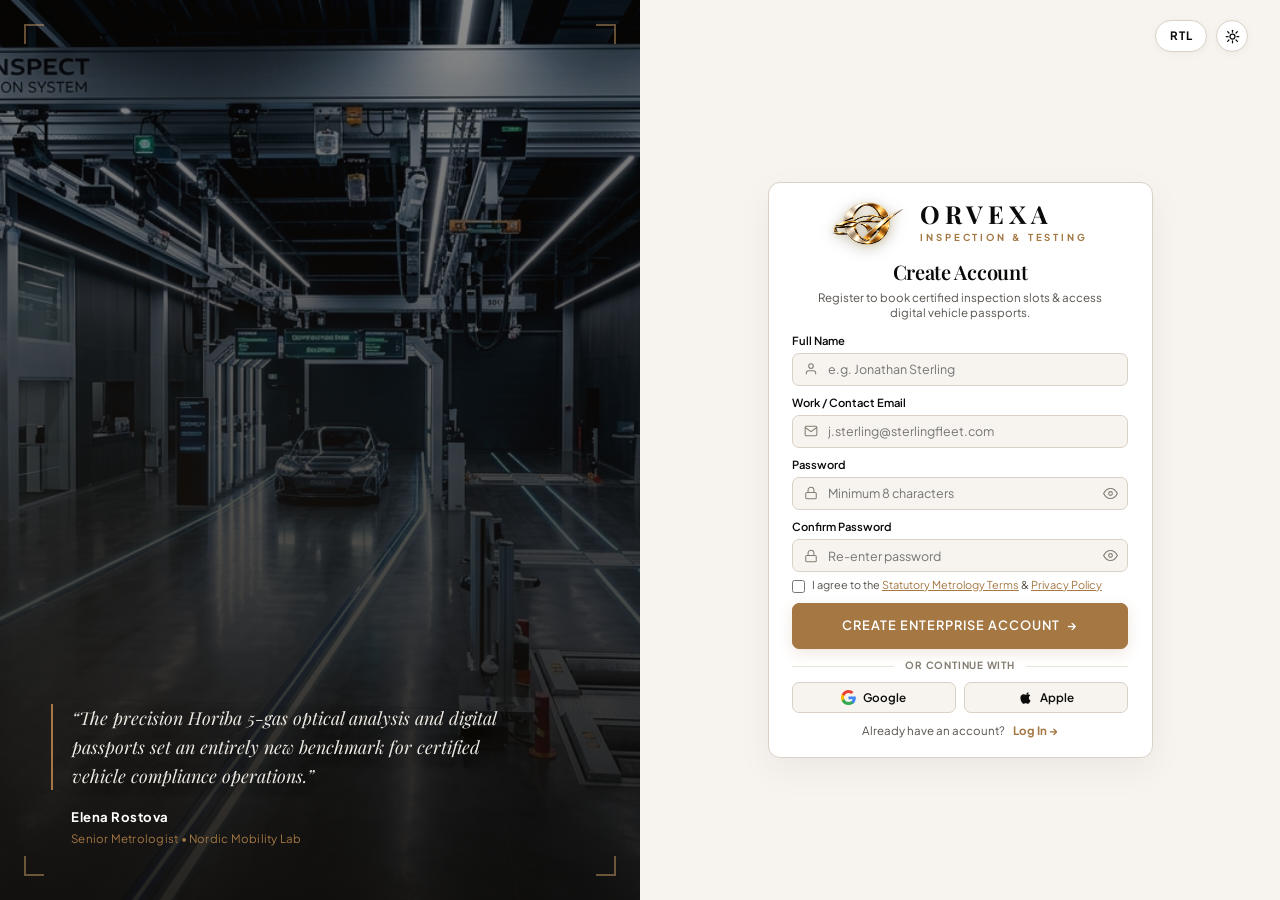
<file: signup.html>
<!DOCTYPE html>
<html lang="en" data-theme="light" dir="ltr">

<head>
    <meta charset="UTF-8">
  <script>
    (function () {
      var KEY = 'orvexa-theme', LEGACY = 'orvexa_theme', root = document.documentElement;
      try {
        var t = localStorage.getItem(KEY);
        if (!t) { t = localStorage.getItem(LEGACY); if (t) localStorage.setItem(KEY, t); }
        if (localStorage.getItem(LEGACY)) localStorage.removeItem(LEGACY);
        if (t === 'dark' || t === 'light') root.setAttribute('data-theme', t);
        window.addEventListener('storage', function (e) {
          if (e.key === KEY && (e.newValue === 'dark' || e.newValue === 'light')) {
            root.setAttribute('data-theme', e.newValue);
          }
        });
      } catch (err) { }
    })();
  </script>
    <meta name="viewport" content="width=device-width, initial-scale=1.0">
    <title>ORVEXA | Create Enterprise Account — Metrology &amp; Telemetry Portal</title>
    <meta name="description"
        content="Create your ORVEXA client account. Book vehicle inspection bay appointments, download digital compliance certificates, and manage enterprise fleet testing.">

    <link rel="preconnect" href="https://fonts.googleapis.com">
    <link rel="preconnect" href="https://fonts.gstatic.com" crossorigin>
    <link
        href="https://fonts.googleapis.com/css2?family=Cormorant+Garamond:ital,wght@0,400;0,500;0,600;1,400&family=Playfair+Display:ital,wght@0,500;0,600;0,700;1,400&family=Plus+Jakarta+Sans:wght@300;400;500;600;700&family=JetBrains+Mono:wght@400;500;600&display=swap"
        rel="stylesheet">

    <link rel="stylesheet" href="index.css">
    <link rel="stylesheet" href="signup.css">
    <link rel="icon" type="image/png" href="assets/favicon.png">
    <link rel="apple-touch-icon" href="assets/apple-touch-icon.png">
</head>

<body class="auth-body">

    <div class="auth-split-container">

        <div class="auth-visual-col">
            <div class="auth-visual-bg" style="background-image: url('assets/h2_inspection_bay.jpg');"></div>
            <div class="auth-visual-overlay"></div>

            <div class="visual-corner visual-corner-tl"></div>
            <div class="visual-corner visual-corner-tr"></div>
            <div class="visual-corner visual-corner-bl"></div>
            <div class="visual-corner visual-corner-br"></div>

            <div class="visual-bottom-content">
                <blockquote class="auth-review-quote">
                    “The precision Horiba 5-gas optical analysis and digital passports set an entirely new benchmark for certified vehicle compliance operations.”
                </blockquote>
                <div class="auth-reviewer-meta">
                    <span class="reviewer-name">Elena Rostova</span>
                    <span class="reviewer-role">Senior Metrologist &bull; Nordic Mobility Lab</span>
                </div>
            </div>
        </div>

        <div class="auth-form-col">

            <div class="auth-floating-top">
                <div class="auth-top-actions">
                    <button type="button" class="auth-util-btn rtl-toggle" id="authRtlToggle" title="Toggle RTL / LTR">
                        <span id="authRtlText">RTL</span>
                    </button>
                    <button type="button" class="auth-util-btn theme-toggle" id="authThemeToggle" title="Toggle Light / Dark Mode">
                        <span class="theme-icon-sun" title="Light Mode">
                            <svg viewBox="0 0 24 24" fill="none" stroke="currentColor" stroke-width="2" stroke-linecap="round" stroke-linejoin="round">
                                <circle cx="12" cy="12" r="4" />
                                <line x1="12" y1="2" x2="12" y2="5" />
                                <line x1="12" y1="19" x2="12" y2="22" />
                                <line x1="4.22" y1="4.22" x2="6.34" y2="6.34" />
                                <line x1="17.66" y1="17.66" x2="19.78" y2="19.78" />
                                <line x1="2" y1="12" x2="5" y2="12" />
                                <line x1="19" y1="12" x2="22" y2="12" />
                                <line x1="4.22" y1="19.78" x2="6.34" y2="17.66" />
                                <line x1="17.66" y1="6.34" x2="19.78" y2="4.22" />
                            </svg>
                        </span>
                        <span class="theme-icon-moon" title="Dark Mode">
                            <svg viewBox="0 0 24 24" fill="none" stroke="currentColor" stroke-width="2" stroke-linecap="round" stroke-linejoin="round">
                                <path d="M21 12.79A9 9 0 1 1 11.21 3 7 7 0 0 0 21 12.79z" />
                            </svg>
                        </span>
                    </button>
                </div>
            </div>

            <div class="auth-card-wrapper">
                <div class="auth-card">

                    <div class="auth-brand-center">
                        <a href="index.html" class="auth-brand-logo" aria-label="ORVEXA Homepage">
                            <div class="auth-symbol">
                                <img src="assets/brand-logo.png" alt="ORVEXA Emblem" class="brand-emblem-img">
                            </div>
                            <div class="auth-brand-text">
                                <span class="auth-brand-name">ORVEXA</span>
                                <span class="auth-brand-sub">INSPECTION &amp; TESTING</span>
                            </div>
                        </a>

                        <h2 class="auth-card-title">Create Account</h2>
                        <p class="auth-card-tagline">Register to book certified inspection slots &amp; access digital vehicle passports.</p>
                    </div>

                    <form id="signupForm" class="auth-form" onsubmit="handleSignupSubmit(event)">
                        <div class="form-group-auth">
                            <label for="suFullName" class="auth-label">Full Name</label>
                            <div class="input-icon-wrap">
                                <svg class="input-icon" viewBox="0 0 24 24" fill="none" stroke="currentColor" stroke-width="1.8">
                                    <path d="M20 21v-2a4 4 0 0 0-4-4H8a4 4 0 0 0-4 4v2" />
                                    <circle cx="12" cy="7" r="4" />
                                </svg>
                                <input type="text" id="suFullName" class="auth-input" placeholder="e.g. Jonathan Sterling" required autocomplete="name">
                            </div>
                        </div>

                        <div class="form-group-auth">
                            <label for="suEmail" class="auth-label">Work / Contact Email</label>
                            <div class="input-icon-wrap">
                                <svg class="input-icon" viewBox="0 0 24 24" fill="none" stroke="currentColor" stroke-width="1.8">
                                    <path d="M4 4h16c1.1 0 2 .9 2 2v12c0 1.1-.9 2-2 2H4c-1.1 0-2-.9-2-2V6c0-1.1.9-2 2-2z" />
                                    <polyline points="22,6 12,13 2,6" />
                                </svg>
                                <input type="email" id="suEmail" class="auth-input" placeholder="j.sterling@sterlingfleet.com" required autocomplete="email">
                            </div>
                        </div>

                        <div class="form-group-auth">
                            <label for="suPassword" class="auth-label">Password</label>
                            <div class="input-icon-wrap">
                                <svg class="input-icon" viewBox="0 0 24 24" fill="none" stroke="currentColor" stroke-width="1.8">
                                    <rect x="3" y="11" width="18" height="11" rx="2" ry="2" />
                                    <path d="M7 11V7a5 5 0 0 1 10 0v4" />
                                </svg>
                                <input type="password" id="suPassword" class="auth-input has-toggle" placeholder="Minimum 8 characters" required autocomplete="new-password">
                                <button type="button" class="eye-toggle-btn" aria-label="Toggle password visibility" onclick="togglePasswordVisibility('suPassword', this)">
                                    <svg class="eye-icon eye-open" viewBox="0 0 24 24" fill="none" stroke="currentColor" stroke-width="1.8">
                                        <path d="M1 12s4-8 11-8 11 8 11 8-4 8-11 8-11-8-11-8z" />
                                        <circle cx="12" cy="12" r="3" />
                                    </svg>
                                    <svg class="eye-icon eye-closed" viewBox="0 0 24 24" fill="none" stroke="currentColor" stroke-width="1.8">
                                        <path d="M17.94 17.94A10.07 10.07 0 0 1 12 20c-7 0-11-8-11-8a18.45 18.45 0 0 1 5.06-5.94M9.9 4.24A9.12 9.12 0 0 1 12 4c7 0 11 8 11 8a18.5 18.5 0 0 1-2.16 3.19m-6.72-1.07a3 3 0 1 1-4.24-4.24" />
                                        <line x1="1" y1="1" x2="23" y2="23" />
                                    </svg>
                                </button>
                            </div>
                        </div>

                        <div class="form-group-auth">
                            <label for="suConfirmPass" class="auth-label">Confirm Password</label>
                            <div class="input-icon-wrap">
                                <svg class="input-icon" viewBox="0 0 24 24" fill="none" stroke="currentColor" stroke-width="1.8">
                                    <rect x="3" y="11" width="18" height="11" rx="2" ry="2" />
                                    <path d="M7 11V7a5 5 0 0 1 10 0v4" />
                                </svg>
                                <input type="password" id="suConfirmPass" class="auth-input has-toggle" placeholder="Re-enter password" required autocomplete="new-password">
                                <button type="button" class="eye-toggle-btn" aria-label="Toggle password visibility" onclick="togglePasswordVisibility('suConfirmPass', this)">
                                    <svg class="eye-icon eye-open" viewBox="0 0 24 24" fill="none" stroke="currentColor" stroke-width="1.8">
                                        <path d="M1 12s4-8 11-8 11 8 11 8-4 8-11 8-11-8-11-8z" />
                                        <circle cx="12" cy="12" r="3" />
                                    </svg>
                                    <svg class="eye-icon eye-closed" viewBox="0 0 24 24" fill="none" stroke="currentColor" stroke-width="1.8">
                                        <path d="M17.94 17.94A10.07 10.07 0 0 1 12 20c-7 0-11-8-11-8a18.45 18.45 0 0 1 5.06-5.94M9.9 4.24A9.12 9.12 0 0 1 12 4c7 0 11 8 11 8a18.5 18.5 0 0 1-2.16 3.19m-6.72-1.07a3 3 0 1 1-4.24-4.24" />
                                        <line x1="1" y1="1" x2="23" y2="23" />
                                    </svg>
                                </button>
                            </div>
                        </div>

                        <div class="auth-terms-row">
                            <label class="auth-checkbox-label">
                                <input type="checkbox" id="suTerms" required>
                                <span>I agree to the <a href="index.html" class="auth-inline-link">Statutory Metrology Terms</a> &amp; <a href="index.html" class="auth-inline-link">Privacy Policy</a></span>
                            </label>
                        </div>

                        <button type="submit" class="btn-primary-hero btn-auth-submit" id="btnSubmitSignup">
                            <span>Create Enterprise Account</span>
                            <span class="btn-arrow">&rarr;</span>
                        </button>
                    </form>

                    <div class="auth-divider">
                        <span class="divider-text">OR CONTINUE WITH</span>
                    </div>

                    <div class="social-login-grid">
                        <button type="button" class="btn-social-auth" onclick="simulateSocialAuth('Google')">
                            <svg class="social-icon" viewBox="0 0 24 24">
                                <path fill="#4285F4" d="M23.745 12.27c0-.7-.06-1.4-.19-2.07H12v4.51h6.6c-.29 1.52-1.14 2.82-2.4 3.68v3.05h3.88c2.27-2.09 3.665-5.17 3.665-9.17z" />
                                <path fill="#34A853" d="M12 24c3.24 0 5.95-1.08 7.93-2.91l-3.88-3.05c-1.08.72-2.45 1.16-4.05 1.16-3.12 0-5.77-2.1-6.72-4.93H1.25v3.15C3.26 21.36 7.33 24 12 24z" />
                                <path fill="#FBBC05" d="M5.28 14.27c-.25-.72-.38-1.49-.38-2.27s.13-1.55.38-2.27V6.58H1.25C.45 8.18 0 9.98 0 12s.45 3.82 1.25 5.42l4.03-3.15z" />
                                <path fill="#EA4335" d="M12 4.75c1.77 0 3.35.61 4.6 1.8l3.42-3.42C17.95 1.19 15.24 0 12 0 7.33 0 3.26 2.64 1.25 6.58l4.03 3.15c.95-2.83 3.6-4.98 6.72-4.98z" />
                            </svg>
                            <span>Google</span>
                        </button>

                        <button type="button" class="btn-social-auth" onclick="simulateSocialAuth('Apple')">
                            <svg class="social-icon" viewBox="0 0 24 24" fill="currentColor">
                                <path d="M18.71 19.5c-.83 1.24-1.71 2.45-3.05 2.47-1.34.03-1.77-.79-3.29-.79-1.53 0-2 .77-3.27.82-1.31.05-2.3-1.32-3.14-2.53C4.25 17 2.94 12.45 4.7 9.39c.87-1.52 2.43-2.48 4.12-2.51 1.28-.02 2.5.87 3.29.87.78 0 2.26-1.07 3.81-.91.65.03 2.47.26 3.64 1.98-.09.06-2.17 1.28-2.15 3.81.03 3.02 2.65 4.03 2.68 4.04-.03.07-.42 1.44-1.38 2.83M15.97 6.38c.62-.75 1.04-1.8 0.93-2.85-.9.04-1.99.6-2.63 1.35-.57.65-1.06 1.72-.93 2.74 1.01.08 2.01-.49 2.63-1.24z" />
                            </svg>
                            <span>Apple</span>
                        </button>
                    </div>

                    <div class="auth-switch-row">
                        <span class="switch-prompt">Already have an account?</span>
                        <a href="login.html" class="switch-link" id="loginLink">Log In &rarr;</a>
                    </div>
                </div>
            </div>
        </div>
    </div>

    <script src="signup.js"></script>
</body>

</html>
</file>
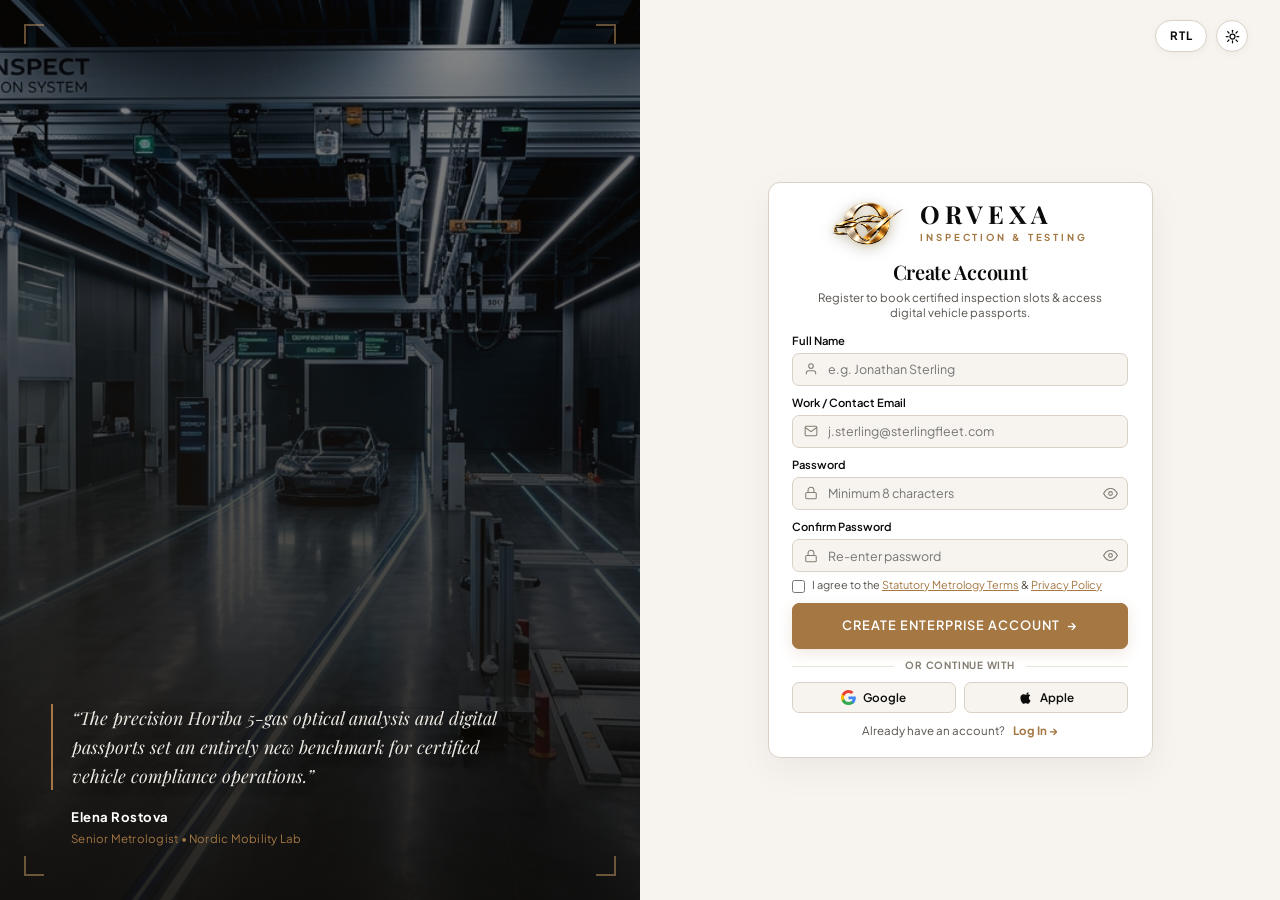
<file: signupp.html>
<!DOCTYPE html>
<html lang="en">
<head>
  <meta charset="UTF-8">
  <script>
    (function () {
      var KEY = 'orvexa-theme', LEGACY = 'orvexa_theme', root = document.documentElement;
      try {
        var t = localStorage.getItem(KEY);
        if (!t) { t = localStorage.getItem(LEGACY); if (t) localStorage.setItem(KEY, t); }
        if (localStorage.getItem(LEGACY)) localStorage.removeItem(LEGACY);
        if (t === 'dark' || t === 'light') root.setAttribute('data-theme', t);
        window.addEventListener('storage', function (e) {
          if (e.key === KEY && (e.newValue === 'dark' || e.newValue === 'light')) {
            root.setAttribute('data-theme', e.newValue);
          }
        });
      } catch (err) { }
    })();
  </script>
  <meta http-equiv="refresh" content="0; url=signup.html">
  <title>Redirecting to Sign Up - ORVEXA</title>
  <script>
    window.location.replace("signup.html");
  </script>
</head>
<body style="font-family: sans-serif; display: flex; align-items: center; justify-content: center; height: 100vh; margin: 0; background: #0B0B0A; color: #ECE8E1;">
  <p>Redirecting to <a href="signup.html" style="color: #A47743; font-weight: bold;">Create Account</a>...</p>
</body>
</html>
</file>
<file: index.css>
:root,
[data-theme="light"],
html[data-theme="light"] {
  --bg-primary: #F7F4EF;
  --bg-secondary: #EEE9E1;
  --bg-surface: #FFFFFF;
  --bg-surface-elevated: #FAF8F5;
  --bg-translucent: rgba(247, 244, 239, 0.88);
  --bg-glass: rgba(255, 255, 255, 0.65);

  --text-primary: #0B0B0A;
  --text-secondary: #55514B;
  --text-muted: #847E73;
  --text-inverse: #F4F0E9;

  --border-color: #D9D1C5;
  --border-subtle: #E8E2D7;
  --border-focus: #A47743;

  --brand-accent: #A47743;
  --brand-gold-secondary: #C49A62;
  --brand-gold-glow: rgba(164, 119, 67, 0.18);
  --dark-accent: #171512;

  --shadow-sm: 0 2px 8px rgba(11, 11, 10, 0.04);
  --shadow-md: 0 8px 24px rgba(11, 11, 10, 0.06);
  --shadow-lg: 0 16px 40px rgba(11, 11, 10, 0.08);
  --shadow-editorial: 0 24px 60px rgba(23, 21, 18, 0.07);

  --font-serif: 'Playfair Display', 'Cormorant Garamond', Georgia, serif;
  --font-editorial: 'Cormorant Garamond', Georgia, serif;
  --font-sans: 'Plus Jakarta Sans', -apple-system, BlinkMacSystemFont, "Segoe UI", Roboto, sans-serif;

  --max-width: 1440px;
  --header-height: 72px;
  --hero-desktop-height: 100vh;

  --transition-fast: 0.25s cubic-bezier(0.16, 1, 0.3, 1);
  --transition-smooth: 0.45s cubic-bezier(0.16, 1, 0.3, 1);
  --transition-slow: 0.75s cubic-bezier(0.16, 1, 0.3, 1);
}

[data-theme="dark"] {
  --bg-primary: #080909;
  --bg-secondary: #101110;
  --bg-surface: #161715;
  --bg-surface-elevated: #1D1E1B;
  --bg-translucent: rgba(8, 9, 9, 0.88);
  --bg-glass: rgba(22, 23, 21, 0.75);

  --text-primary: #F4F0E9;
  --text-secondary: #B8B1A6;
  --text-muted: #7E786E;
  --text-inverse: #0B0B0A;

  --border-color: #302D28;
  --border-subtle: #22201C;
  --border-focus: #B88A52;

  --brand-accent: #B88A52;
  --brand-gold-secondary: #D1A86E;
  --brand-gold-glow: rgba(184, 138, 82, 0.25);
  --dark-accent: #050505;

  --shadow-sm: 0 2px 8px rgba(0, 0, 0, 0.35);
  --shadow-md: 0 8px 24px rgba(0, 0, 0, 0.5);
  --shadow-lg: 0 16px 48px rgba(0, 0, 0, 0.65);
  --shadow-editorial: 0 24px 70px rgba(0, 0, 0, 0.75);
}

*,
*::before,
*::after {
  box-sizing: border-box;
  margin: 0;
  padding: 0;
}

html {
  font-size: 16px;
  scroll-behavior: smooth;
  text-rendering: optimizeLegibility;
  -webkit-font-smoothing: antialiased;
  -moz-osx-font-smoothing: grayscale;
  overflow-x: clip;
  max-width: 100%;
}

body {
  background-color: var(--bg-primary);
  color: var(--text-primary);
  font-family: var(--font-sans);
  line-height: 1.6;
  overflow-x: clip;
  max-width: 100%;
  position: relative;
  transition: background-color var(--transition-smooth), color var(--transition-smooth);
}

img {
  max-width: 100%;
  height: auto;
  display: block;
}

a {
  color: inherit;
  text-decoration: none;
  transition: color var(--transition-fast);
}

button {
  font-family: inherit;
  cursor: pointer;
  border: none;
  background: none;
  color: inherit;
}

ul {
  list-style: none;
}

.container {
  width: 100%;
  max-width: var(--max-width);
  margin-left: auto;
  margin-right: auto;
  padding-left: clamp(1.25rem, 4vw, 3.5rem);
  padding-right: clamp(1.25rem, 4vw, 3.5rem);
}

.section {
  padding-top: clamp(5rem, 8vw, 9rem);
  padding-bottom: clamp(5rem, 8vw, 9rem);
  position: relative;
}

.w-full {
  width: 100%;
}

.text-center {
  text-align: center;
}

.justify-center {
  justify-content: center;
}

.editorial-title {
  font-family: var(--font-serif);
  font-size: clamp(2.25rem, 5vw, 4.25rem);
  font-weight: 500;
  line-height: 1.1;
  letter-spacing: -0.02em;
  color: var(--text-primary);
  margin-bottom: 1.5rem;
}

.italic-serif {
  font-style: italic;
  font-weight: 400;
  color: var(--brand-accent);
}

.section-eyebrow {
  display: inline-flex;
  align-items: center;
  gap: 0.75rem;
  font-size: 0.75rem;
  font-weight: 600;
  letter-spacing: 0.22em;
  text-transform: uppercase;
  color: var(--brand-accent);
  margin-bottom: 1.25rem;
}

.eyebrow-num {
  font-family: var(--font-serif);
  font-style: italic;
  font-size: 0.9rem;
  opacity: 0.85;
}

.section-sub-desc {
  max-width: 640px;
  margin: 0 auto;
  font-size: clamp(0.95rem, 1.5vw, 1.125rem);
  color: var(--text-secondary);
  line-height: 1.65;
}

.site-header {
  position: fixed;
  top: 0;
  left: 0;
  width: 100%;
  height: var(--header-height);
  z-index: 1000;
  transition: background-color var(--transition-fast), border-color var(--transition-fast), backdrop-filter var(--transition-fast), box-shadow var(--transition-fast);
  background-color: rgba(247, 244, 239, 0.92);
  backdrop-filter: blur(16px);
  -webkit-backdrop-filter: blur(16px);
  border-bottom: 1px solid var(--border-color);
}

[data-theme="dark"] .site-header {
  background-color: rgba(8, 9, 9, 0.88);
  border-bottom: 1px solid rgba(255, 255, 255, 0.08);
}

.site-header.scrolled {
  background-color: var(--bg-translucent);
  box-shadow: var(--shadow-sm);
}

.header-inner {
  max-width: var(--max-width);
  height: 100%;
  margin: 0 auto;
  padding: 0 clamp(1.25rem, 4vw, 3.5rem);
  display: flex;
  align-items: center;
  justify-content: space-between;
}

.brand-logo {
  display: flex;
  align-items: center;
  gap: 1.05rem;
  text-decoration: none;
  padding: 2px 0;
  transition: opacity var(--transition-fast);
}

.logo-symbol {
  width: 76px;
  height: 48px;
  color: var(--text-primary);
  display: flex;
  align-items: center;
  justify-content: center;
  flex-shrink: 0;
}

.logo-symbol svg {
  width: 100%;
  height: 100%;
}

.logo-symbol img,
.logo-symbol .brand-emblem-img {
  width: 100%;
  height: 100%;
  object-fit: contain;
  display: block;
  filter: drop-shadow(0 3px 8px rgba(0, 0, 0, 0.22)) drop-shadow(0 1px 3px rgba(184, 134, 11, 0.28)) contrast(1.06) brightness(1.02);
  transition: transform 0.25s cubic-bezier(0.16, 1, 0.3, 1), filter 0.25s ease;
}

.footer-symbol,
.footer-logo .footer-symbol,
.footer-symbol.brand-emblem-img,
.site-footer .brand-emblem-img {
  width: 76px !important;
  height: 48px !important;
  max-width: 76px !important;
  max-height: 48px !important;
  object-fit: contain !important;
  flex-shrink: 0 !important;
  display: block !important;
}

[data-theme="dark"] .brand-emblem-img,
[data-theme="dark"] .footer-symbol.brand-emblem-img {
  filter: drop-shadow(0 3px 10px rgba(0, 0, 0, 0.75)) drop-shadow(0 0 16px rgba(212, 175, 55, 0.38)) brightness(1.08);
}

.brand-logo:hover .brand-emblem-img {
  transform: scale(1.06);
  filter: drop-shadow(0 4px 14px rgba(212, 175, 55, 0.55)) drop-shadow(0 2px 6px rgba(0, 0, 0, 0.4)) brightness(1.12);
}

.brand-text-block {
  display: flex;
  flex-direction: column;
  justify-content: center;
}

.brand-name {
  font-family: var(--font-serif);
  font-size: 1.6rem;
  font-weight: 700;
  letter-spacing: 0.2em;
  color: var(--text-primary);
  line-height: 1;
  text-shadow: 0 1px 2px rgba(0, 0, 0, 0.04);
}

[data-theme="dark"] .brand-name {
  color: #FFFFFF;
  text-shadow: 0 2px 8px rgba(0, 0, 0, 0.5);
}

.brand-subline {
  font-size: 0.62rem;
  letter-spacing: 0.32em;
  font-weight: 700;
  color: var(--brand-accent);
  margin-top: 4px;
  text-transform: uppercase;
}

.main-nav {
  display: flex;
  align-items: center;
  justify-content: center;
  height: 100%;
}

.nav-list {
  display: flex;
  align-items: center;
  justify-content: center;
  height: 100%;
  gap: clamp(1.2rem, 2vw, 2.25rem);
  list-style: none;
  margin: 0;
  padding: 0;
}

.nav-item {
  position: relative;
  display: flex;
  align-items: center;
  justify-content: center;
  height: 100%;
}

.nav-item.has-dropdown {
  display: flex;
  align-items: center;
  justify-content: center;
}

.dropdown-chevron {
  width: 8px;
  height: 5px;
  flex-shrink: 0;
  stroke: currentColor;
  display: inline-block;
  vertical-align: middle;
  margin-inline-start: 3px;
  margin-top: 1px;
  transition: transform var(--transition-fast);
}

.nav-item.has-dropdown:hover .dropdown-chevron {
  transform: rotate(180deg);
}

.nav-dropdown-menu {
  position: absolute;
  top: calc(100% + 4px);
  left: 50%;
  transform: translateX(-50%) translateY(10px);
  width: 250px;
  background-color: var(--bg-surface);
  border: 1px solid var(--border-color);
  box-shadow: var(--shadow-editorial);
  border-radius: 4px;
  padding: 0.5rem;
  opacity: 0;
  visibility: hidden;
  transition: all var(--transition-fast);
  z-index: 100;
  display: flex;
  flex-direction: column;
  gap: 0.25rem;
  backdrop-filter: blur(12px);
  -webkit-backdrop-filter: blur(12px);
}

.nav-item.has-dropdown:hover .nav-dropdown-menu,
.nav-item.has-dropdown:focus-within .nav-dropdown-menu {
  opacity: 1;
  visibility: visible;
  transform: translateX(-50%) translateY(0);
}

.dropdown-item {
  display: flex;
  flex-direction: column;
  padding: 0.6rem 0.85rem;
  border-radius: 2px;
  transition: background-color var(--transition-fast);
}

.dropdown-item:hover,
.dropdown-item.active {
  background-color: var(--bg-secondary);
}

.dropdown-title {
  font-size: 0.78rem;
  font-weight: 700;
  letter-spacing: 0.05em;
  color: var(--text-primary);
}

.dropdown-desc {
  font-size: 0.65rem;
  color: var(--text-muted);
  margin-top: 2px;
}

.nav-link {
  font-size: 0.86rem;
  font-weight: 500;
  letter-spacing: 0.04em;
  color: #151412;
  position: relative;
  height: 34px;
  min-height: 34px;
  max-height: 34px;
  padding: 0 0.2rem;
  display: inline-flex;
  align-items: center;
  justify-content: center;
  gap: 5px;
  line-height: 1;
  text-decoration: none;
  white-space: nowrap;
  box-sizing: border-box;
  vertical-align: middle;
  transition: color var(--transition-fast), font-weight var(--transition-fast);
}

.nav-link:hover {
  color: var(--brand-accent);
}

.nav-link.active {
  color: var(--brand-accent);
  font-weight: 500;
  text-shadow: 0 0 0.4px currentColor, 0 0 0.4px currentColor;
}

[data-theme="dark"] .nav-link {
  color: rgba(240, 240, 238, 0.78);
}

[data-theme="dark"] .nav-link:hover {
  color: var(--brand-gold-secondary);
}

[data-theme="dark"] .nav-link.active {
  color: var(--brand-gold-secondary);
  font-weight: 500;
}

.nav-link::after {
  content: '';
  position: absolute;
  bottom: 0;
  inset-inline-start: 0;
  width: 0;
  height: 2.5px;
  border-radius: 2px;
  background-color: var(--brand-accent);
  opacity: 0;
  transition: width var(--transition-fast), opacity var(--transition-fast), transform var(--transition-fast);
}

.nav-link:not(.active):hover::after {
  width: 60%;
  inset-inline-start: 20%;
  opacity: 0.65;
}

.nav-link.active::after {
  width: 100%;
  inset-inline-start: 0;
  opacity: 1;
  height: 2.5px;
  background-color: var(--brand-accent);
  box-shadow: 0 1.5px 6px rgba(164, 119, 67, 0.45);
}

[data-theme="dark"] .nav-link.active::after {
  background-color: var(--brand-gold-secondary);
  box-shadow: 0 2px 8px rgba(197, 160, 89, 0.55);
}

.header-actions {
  display: flex;
  align-items: center;
  gap: clamp(0.5rem, 1vw, 0.75rem);
}

.theme-mode-btn,
.header-rtl-btn,
.header-login-btn,
.btn-primary-header,
.mobile-menu-btn {
  height: 34px;
  min-height: 34px;
  max-height: 34px;
  display: inline-flex;
  align-items: center;
  justify-content: center;
  box-sizing: border-box;
  vertical-align: middle;
  line-height: 1;
  border-radius: 4px;
  font-family: var(--font-sans);
  margin: 0;
  transition: all var(--transition-fast);
}

.theme-mode-btn {
  width: 34px;
  min-width: 34px;
  padding: 0;
  border: 1px solid var(--border-color);
  background-color: var(--bg-surface);
  color: var(--text-primary);
  cursor: pointer;
}

.theme-mode-btn:hover {
  border-color: var(--brand-accent);
  color: var(--brand-accent);
  transform: translateY(-1px);
}

.theme-mode-btn svg {
  width: 15px;
  height: 15px;
  display: block;
}

html[data-theme="light"] .theme-icon-moon {
  display: none !important;
}

html[data-theme="light"] .theme-icon-sun {
  display: flex !important;
}

html[data-theme="dark"] .theme-icon-sun {
  display: none !important;
}

html[data-theme="dark"] .theme-icon-moon {
  display: flex !important;
}

.header-rtl-btn {
  padding: 0 0.75rem;
  font-size: 0.7rem;
  font-weight: 700;
  letter-spacing: 0.08em;
  color: var(--text-primary);
  border: 1px solid var(--border-color);
  background-color: var(--bg-surface);
  cursor: pointer;
}

.header-rtl-btn:hover {
  border-color: var(--brand-accent);
  color: var(--brand-accent);
  transform: translateY(-1px);
}

[dir="rtl"] .header-rtl-btn {
  background-color: var(--brand-accent) !important;
  color: #FFFFFF !important;
  border-color: var(--brand-accent) !important;
}

.header-rtl-btn span,
#rtlBtnText {
  display: inline-block !important;
  font-weight: 700 !important;
  line-height: 1 !important;
  visibility: visible !important;
  opacity: 1 !important;
}

[dir="rtl"] .header-rtl-btn span,
[dir="rtl"] #rtlBtnText {
  color: #FFFFFF !important;
}

.header-login-btn {
  padding: 0 0.85rem;
  font-size: 0.74rem;
  font-weight: 600;
  letter-spacing: 0.05em;
  color: var(--text-primary);
  border: 1px solid var(--border-color);
  background-color: var(--bg-surface);
  cursor: pointer;
}

.header-login-btn:hover {
  border-color: var(--brand-accent);
  color: var(--brand-accent);
  transform: translateY(-1px);
}

[data-theme="dark"] .theme-mode-btn,
[data-theme="dark"] .header-rtl-btn,
[data-theme="dark"] .header-login-btn,
[data-theme="dark"] .mobile-menu-btn {
  border-color: var(--brand-accent);
}

[data-theme="dark"] .theme-mode-btn:hover,
[data-theme="dark"] .header-rtl-btn:hover,
[data-theme="dark"] .header-login-btn:hover,
[data-theme="dark"] .mobile-menu-btn:hover {
  border-color: var(--brand-gold-secondary);
  box-shadow: 0 0 10px var(--brand-gold-glow);
}

.btn-primary-header {
  white-space: nowrap;
  flex-shrink: 0;
  min-width: max-content;
  padding: 0 1.1rem;
  font-size: 0.74rem;
  font-weight: 600;
  letter-spacing: 0.05em;
  background-color: var(--brand-accent);
  color: #FFFFFF;
  border: 1px solid var(--brand-accent);
  box-shadow: 0 2px 8px var(--brand-gold-glow);
  cursor: pointer;
  gap: 0.45rem;
}

.btn-primary-header:hover {
  background-color: var(--brand-gold-secondary);
  border-color: var(--brand-gold-secondary);
  transform: translateY(-1px);
}

.btn-primary-header .btn-arrow {
  transition: transform var(--transition-fast);
  font-size: 0.82rem;
}

.btn-primary-header:hover .btn-arrow {
  transform: translateX(3px);
}

.mobile-menu-btn {
  display: none;
  flex-direction: column;
  align-items: center;
  justify-content: center;
  gap: 4px;
  width: 34px;
  min-width: 34px;
  padding: 0;
  border: 1px solid var(--border-color);
  background-color: var(--bg-surface);
  color: var(--text-primary);
  cursor: pointer;
}

.mobile-menu-btn:hover {
  border-color: var(--brand-accent);
  color: var(--brand-accent);
  transform: translateY(-1px);
}

.mobile-menu-btn span {
  display: block;
  width: 17px;
  height: 2px;
  background-color: var(--text-primary);
  border-radius: 1px;
  transition: transform var(--transition-fast), background-color var(--transition-fast);
  margin: 0;
}

@media (min-width: 1151px) {
  .site-header .header-inner {
    display: grid;
    grid-template-columns: 1fr auto 1fr;
    align-items: center;
  }

  .site-header .brand-logo {
    justify-self: start;
  }

  .site-header .main-nav {
    justify-self: center;
  }

  .site-header .header-actions {
    justify-self: end;
  }
}

@media (max-width: 1150px) and (min-width: 769px) {
  .site-header .header-inner {
    padding: 0 clamp(0.75rem, 1.8vw, 1.35rem);
    display: flex;
    align-items: center;
    justify-content: space-between;
    height: 100%;
    width: 100%;
    box-sizing: border-box;
  }

  .site-header .brand-logo {
    gap: 0.45rem;
    flex-shrink: 0;
    display: flex;
    align-items: center;
    margin-right: 1.25rem;
  }

  .site-header .logo-symbol {
    width: 44px;
    height: 28px;
    min-width: 44px;
  }

  .site-header .brand-name {
    font-size: 1.14rem;
    letter-spacing: 0.12em;
    line-height: 1;
    white-space: nowrap;
  }

  .site-header .brand-subline {
    font-size: 0.42rem;
    letter-spacing: 0.16em;
    line-height: 1;
    margin-top: 2px;
    white-space: nowrap;
  }

  .site-header .main-nav {
    display: flex;
    align-items: center;
    justify-content: center;
    height: 100%;
    flex: 1 1 auto;
    min-width: 0;
    padding: 0 0.5rem;
  }

  .site-header .nav-list {
    display: flex;
    align-items: center;
    justify-content: center;
    height: 100%;
    margin: 0;
    padding: 0;
    gap: clamp(0.35rem, 0.85vw, 0.75rem);
    list-style: none;
  }

  .site-header .nav-item {
    height: 100%;
    display: flex;
    align-items: center;
    justify-content: center;
    flex-shrink: 0;
  }

  .site-header .nav-link {
    height: 34px;
    min-height: 34px;
    max-height: 34px;
    display: inline-flex;
    align-items: center;
    justify-content: center;
    box-sizing: border-box;
    font-size: 0.8rem;
    line-height: 1;
    padding: 0 0.18rem;
    white-space: nowrap;
    gap: 3px;
  }

  .site-header .dropdown-chevron {
    width: 8px;
    height: 5px;
    vertical-align: middle;
    margin-inline-start: 3px;
    margin-top: 1px;
  }

  .site-header .header-actions {
    display: flex;
    align-items: center;
    height: 100%;
    gap: clamp(0.28rem, 0.5vw, 0.45rem);
    flex-shrink: 0;
    margin-left: 1.25rem;
  }

  .site-header .theme-mode-btn {
    width: 32px;
    height: 32px;
    min-width: 32px;
    min-height: 32px;
    max-height: 32px;
    display: inline-flex;
    align-items: center;
    justify-content: center;
    padding: 0;
    flex-shrink: 0;
  }

  .site-header .theme-mode-btn svg {
    width: 14px;
    height: 14px;
  }

  .site-header .header-rtl-btn {
    height: 32px;
    min-height: 32px;
    max-height: 32px;
    padding: 0 0.55rem;
    font-size: 0.68rem;
    display: inline-flex;
    align-items: center;
    justify-content: center;
    flex-shrink: 0;
    white-space: nowrap;
  }

  .site-header .header-login-btn {
    height: 32px;
    min-height: 32px;
    max-height: 32px;
    padding: 0 0.65rem;
    font-size: 0.7rem;
    display: inline-flex;
    align-items: center;
    justify-content: center;
    flex-shrink: 0;
    white-space: nowrap;
  }

  .site-header .btn-primary-header {
    height: 32px;
    min-height: 32px;
    max-height: 32px;
    padding: 0 0.75rem;
    font-size: 0.7rem;
    display: inline-flex;
    align-items: center;
    justify-content: center;
    white-space: nowrap;
    flex-shrink: 0;
    gap: 0.35rem;
  }

  .site-header .mobile-menu-btn {
    display: none !important;
  }
}

@media (max-width: 880px) and (min-width: 769px) {
  .site-header .header-inner {
    padding: 0 0.65rem;
  }

  .site-header .brand-logo {
    gap: 0.4rem;
    margin-right: 0.75rem;
  }

  .site-header .logo-symbol {
    width: 38px;
    height: 24px;
    min-width: 38px;
  }

  .site-header .brand-name {
    font-size: 1.02rem;
    letter-spacing: 0.09em;
  }

  .site-header .brand-subline {
    font-size: 0.36rem;
    letter-spacing: 0.12em;
  }

  .site-header .main-nav {
    padding: 0 0.25rem;
  }

  .site-header .nav-list {
    gap: clamp(0.2rem, 0.45vw, 0.38rem);
  }

  .site-header .nav-link {
    font-size: 0.74rem;
    padding: 0 0.08rem;
    gap: 2px;
  }

  .site-header .header-actions {
    gap: 0.28rem;
    margin-left: 0.75rem;
  }

  .site-header .header-rtl-btn {
    padding: 0 0.45rem;
  }

  .site-header .header-login-btn {
    padding: 0 0.5rem;
    font-size: 0.68rem;
  }

  .site-header .btn-primary-header {
    padding: 0 0.6rem;
    font-size: 0.68rem;
  }
}

[dir="rtl"] .site-header .brand-logo {
  margin-right: 0;
  margin-left: 1.25rem;
}

[dir="rtl"] .site-header .header-actions {
  margin-left: 0;
  margin-right: 1.25rem;
}

.mobile-drawer {
  position: fixed;
  top: 0;
  right: -100%;
  width: 88%;
  max-width: 380px;
  height: 100vh;
  background-color: var(--bg-primary);
  border-left: 1px solid var(--border-color);
  padding: 1.5rem 1.75rem 2rem;
  z-index: 2000;
  transition: right var(--transition-smooth);
  box-shadow: var(--shadow-editorial);
  display: flex;
  flex-direction: column;
  overflow-y: auto;
  box-sizing: border-box;
}

.mobile-drawer.open {
  right: 0;
}

.drawer-header {
  display: flex;
  justify-content: space-between;
  align-items: center;
  margin-bottom: 1.5rem;
  padding-bottom: 1rem;
  border-bottom: 1px solid var(--border-subtle);
}

.drawer-brand-block {
  display: flex;
  flex-direction: column;
}

.drawer-brand {
  font-family: var(--font-serif);
  font-size: 1.45rem;
  letter-spacing: 0.18em;
  font-weight: 700;
  color: var(--text-primary);
  line-height: 1.1;
}

.drawer-tagline {
  font-family: var(--font-sans, 'Plus Jakarta Sans', sans-serif);
  font-size: 0.58rem;
  font-weight: 700;
  letter-spacing: 0.22em;
  color: var(--brand-accent);
  text-transform: uppercase;
  margin-top: 2px;
}

.drawer-close {
  width: 34px;
  height: 34px;
  border-radius: 50%;
  border: 1px solid var(--border-color);
  background: var(--bg-surface);
  color: var(--text-primary);
  display: inline-flex;
  align-items: center;
  justify-content: center;
  font-size: 1.35rem;
  line-height: 1;
  cursor: pointer;
  transition: all 0.2s ease;
}

.drawer-close:hover {
  border-color: var(--brand-accent);
  color: var(--brand-accent);
  transform: rotate(90deg);
}

.drawer-section-title {
  font-family: var(--font-sans, 'Plus Jakarta Sans', sans-serif);
  font-size: 0.64rem;
  font-weight: 700;
  letter-spacing: 0.18em;
  text-transform: uppercase;
  color: var(--brand-accent);
  margin-top: 1.25rem;
  margin-bottom: 0.45rem;
  padding-bottom: 0.35rem;
  border-bottom: 1px solid var(--border-subtle);
  display: flex;
  align-items: center;
  gap: 0.45rem;
}

.drawer-section-title:first-of-type {
  margin-top: 0;
}

.drawer-links {
  list-style: none;
  padding: 0;
  margin: 0;
  display: flex;
  flex-direction: column;
  gap: 0.3rem;
}

.drawer-link {
  font-size: 0.92rem;
  font-weight: 500;
  color: var(--text-primary);
  padding: 0.5rem 0.65rem;
  border-radius: 6px;
  border-bottom: none;
  text-decoration: none;
  display: flex;
  align-items: center;
  justify-content: space-between;
  transition: all 0.2s cubic-bezier(0.16, 1, 0.3, 1);
}

.drawer-link:hover {
  background: rgba(197, 160, 89, 0.08);
  color: var(--brand-accent);
  transform: translateX(4px);
}

[data-theme="dark"] .drawer-link:hover {
  background: rgba(197, 160, 89, 0.14);
}

.drawer-link.active {
  background: rgba(164, 119, 67, 0.14);
  color: var(--brand-accent);
  font-weight: 700;
  border-left: 3.5px solid var(--brand-accent);
  border-radius: 0 6px 6px 0;
  padding-left: 0.85rem;
}

[data-theme="dark"] .drawer-link.active {
  background: rgba(197, 160, 89, 0.22);
  color: var(--brand-gold-secondary);
  border-left-color: var(--brand-gold-secondary);
}

.drawer-actions {
  margin-top: 1.5rem;
  display: flex;
  flex-direction: column;
  gap: 0.75rem;
  padding-top: 1.25rem;
  border-top: 1px solid var(--border-subtle);
}

.drawer-btn-login {
  display: flex;
  align-items: center;
  justify-content: center;
  gap: 0.5rem;
  width: 100%;
  height: 42px;
  font-family: var(--font-sans);
  font-size: 0.76rem;
  font-weight: 600;
  letter-spacing: 0.08em;
  text-transform: uppercase;
  color: var(--text-primary);
  background-color: var(--bg-surface);
  border: 1px solid var(--border-color);
  border-radius: 2px;
  text-decoration: none;
  transition: all var(--transition-fast);
  cursor: pointer;
  box-sizing: border-box;
}

.drawer-btn-login:hover {
  border-color: var(--brand-accent);
  color: var(--brand-accent);
  background-color: var(--bg-secondary);
  transform: translateY(-1px);
}

[data-theme="dark"] .drawer-btn-login {
  background-color: #121416;
  border-color: rgba(255, 255, 255, 0.16);
  color: #FFFFFF;
}

[data-theme="dark"] .drawer-btn-login:hover {
  border-color: var(--brand-accent);
  color: var(--brand-accent);
}

.hero-section {
  position: relative;
  min-height: 100vh;
  width: 100%;
  display: flex;
  align-items: center;
  overflow: hidden;
  background-color: var(--bg-primary);
  padding-top: var(--header-height);
  border-bottom: 1px solid var(--border-color);
}

.hero-container {
  position: relative;
  width: 100%;
  max-width: var(--max-width);
  height: 100%;
  margin: 0 auto;
  display: flex;
  align-items: center;
  padding-left: clamp(1.25rem, 4vw, 3.5rem);
  padding-right: clamp(1.25rem, 4vw, 3.5rem);
  box-sizing: border-box;
}

.hero-content {
  position: relative;
  z-index: 10;
  padding: clamp(1.25rem, 2.5vh, 2.5rem) 0 clamp(1rem, 2vh, 1.75rem) 0;
  max-width: clamp(540px, 50%, 680px);
  display: flex;
  flex-direction: column;
  justify-content: center;
}

.hero-eyebrow-wrapper {
  display: flex;
  align-items: center;
  gap: 0.75rem;
  margin-bottom: 0.6rem;
}

.eyebrow-dash {
  width: 32px;
  height: 1px;
  background-color: var(--brand-accent);
}

.hero-eyebrow {
  font-size: 0.72rem;
  font-weight: 600;
  letter-spacing: 0.22em;
  text-transform: uppercase;
  color: var(--brand-accent);
}

.hero-headline {
  font-family: var(--font-serif);
  font-size: clamp(2rem, 3.8vw, 3.8rem);
  font-weight: 500;
  line-height: 1.05;
  letter-spacing: -0.025em;
  color: var(--text-primary);
  margin-bottom: 0.85rem;
}

.headline-line {
  display: block;
}

.highlight-gold {
  color: var(--brand-accent);
  font-family: var(--font-editorial);
  font-style: italic;
  font-weight: 400;
  letter-spacing: 0.01em;
}

.hero-description {
  font-size: clamp(0.88rem, 1.05vw, 1rem);
  line-height: 1.55;
  color: var(--text-secondary);
  margin-bottom: 1.15rem;
  max-width: 440px;
}

.hero-cta-group {
  display: flex;
  align-items: center;
  gap: 1rem;
  margin-bottom: 1.25rem;
  flex-wrap: wrap;
}

.btn-primary-hero,
.btn-secondary-hero {
  display: inline-flex;
  align-items: center;
  justify-content: center;
  gap: 0.65rem;
  height: 46px;
  min-height: 46px;
  max-height: 46px;
  padding: 0 1.45rem;
  border-radius: 4px;
  font-family: var(--font-sans);
  font-size: 0.76rem;
  font-weight: 600;
  letter-spacing: 0.08em;
  text-transform: uppercase;
  text-decoration: none;
  cursor: pointer;
  box-sizing: border-box;
  line-height: 1;
  white-space: nowrap;
  vertical-align: middle;
  margin: 0;
  outline: none;
  transition: all var(--transition-fast);
}

.btn-primary-hero > span:not(.hero-btn-icon),
.btn-secondary-hero > span:not(.hero-btn-icon) {
  display: inline-flex;
  align-items: center;
  line-height: 1;
}

.btn-primary-hero {
  background-color: var(--brand-accent);
  color: #FFFFFF;
  border: 1.5px solid var(--brand-accent);
  box-shadow: 0 4px 14px var(--brand-gold-glow);
}

.btn-primary-hero:hover {
  background-color: var(--brand-gold-secondary);
  border-color: var(--brand-gold-secondary);
  color: #FFFFFF;
  transform: translateY(-2px);
  box-shadow: 0 6px 20px var(--brand-gold-glow);
}

.btn-secondary-hero {
  background-color: #FFFFFF;
  color: var(--text-primary);
  border: 1.5px solid var(--brand-accent);
  box-shadow: 0 2px 10px rgba(164, 119, 67, 0.15), 0 1px 3px rgba(11, 11, 10, 0.06);
}

.btn-secondary-hero:hover {
  border-color: var(--brand-accent);
  color: #FFFFFF;
  background-color: var(--brand-accent);
  transform: translateY(-2px);
  box-shadow: 0 6px 20px var(--brand-gold-glow);
}

[data-theme="dark"] .btn-secondary-hero {
  color: #F4F0E9;
  border-color: rgba(197, 160, 89, 0.45);
  background-color: rgba(22, 23, 21, 0.85);
  box-shadow: 0 4px 14px rgba(0, 0, 0, 0.35);
}

[data-theme="dark"] .btn-secondary-hero:hover {
  border-color: var(--brand-gold-secondary);
  color: #FFFFFF;
  background-color: var(--brand-accent);
}

.hero-btn-icon {
  width: 22px;
  height: 22px;
  min-width: 22px;
  min-height: 22px;
  border-radius: 50%;
  display: inline-flex;
  align-items: center;
  justify-content: center;
  flex-shrink: 0;
  margin: 0;
  padding: 0;
  line-height: 1;
  box-sizing: border-box;
  transition: transform var(--transition-fast), background-color var(--transition-fast), color var(--transition-fast);
}

.btn-primary-hero .hero-btn-icon {
  background: rgba(255, 255, 255, 0.22);
  color: #FFFFFF;
}

.btn-primary-hero:hover .hero-btn-icon {
  transform: translateX(3px);
  background: rgba(255, 255, 255, 0.32);
}

.btn-secondary-hero .hero-btn-icon {
  background: rgba(164, 119, 67, 0.14);
  color: var(--brand-accent);
}

[data-theme="dark"] .btn-secondary-hero .hero-btn-icon {
  background: rgba(197, 160, 89, 0.22);
  color: var(--brand-gold-secondary);
}

.btn-secondary-hero:hover .hero-btn-icon {
  transform: scale(1.08);
  background: #FFFFFF;
  color: var(--brand-accent);
}

.hero-btn-icon svg {
  width: 10px;
  height: 10px;
  display: block;
  flex-shrink: 0;
}

.btn-secondary-hero .hero-btn-icon svg {
  margin-left: 1.5px;
}

.play-icon-ring {
  width: 20px;
  height: 20px;
  border: 1px solid var(--border-color);
  border-radius: 50%;
  display: flex;
  align-items: center;
  justify-content: center;
  color: var(--brand-accent);
  transition: border-color var(--transition-fast), background-color var(--transition-fast);
}

.btn-secondary-hero:hover .play-icon-ring {
  border-color: var(--brand-accent);
  background-color: var(--brand-gold-glow);
}

.play-icon-ring svg {
  width: 8px;
  height: 8px;
  margin-left: 2px;
}

.hero-micro-features {
  display: grid;
  grid-template-columns: repeat(4, 1fr);
  align-items: start;
  gap: clamp(0.5rem, 1.2vw, 1.25rem);
  width: 100%;
  max-width: 100%;
  padding-top: 1rem;
  border-top: 1px solid rgba(180, 155, 100, 0.35);
  margin-top: 0.25rem;
}

.micro-feature-item {
  display: flex;
  flex-direction: column;
  align-items: center;
  gap: 0.25rem;
  text-align: center;
  min-width: 0;
  width: 100%;
}

.micro-icon {
  display: flex !important;
  align-items: center;
  justify-content: center;
  width: 24px;
  height: 24px;
  color: var(--brand-accent) !important;
  margin-bottom: 0.3rem;
  flex-shrink: 0;
  transition: transform var(--transition-fast), color var(--transition-fast);
}

.micro-icon svg {
  width: 20px;
  height: 20px;
  display: block;
}

.micro-feature-item:hover .micro-icon {
  transform: translateY(-2px);
  color: var(--brand-gold-secondary);
}

.micro-title {
  font-size: clamp(0.62rem, 0.72vw, 0.72rem);
  font-weight: 700;
  letter-spacing: clamp(0.04em, 0.07vw, 0.08em);
  color: #151412;
  white-space: nowrap;
  line-height: 1.25;
  transition: color var(--transition-fast);
}

.micro-sub {
  font-size: clamp(0.56rem, 0.64vw, 0.65rem);
  color: #4a4844;
  letter-spacing: 0.01em;
  white-space: nowrap;
  line-height: 1.25;
  transition: color var(--transition-fast);
}

[data-theme="dark"] .micro-title {
  color: var(--text-primary);
}

[data-theme="dark"] .micro-sub {
  color: var(--text-muted);
}

.hero-tagline-bar {
  display: flex;
  align-items: center;
  gap: 0.5rem;
  font-size: 0.65rem;
  letter-spacing: 0.25em;
  color: var(--text-muted);
  font-weight: 600;
}

.tagline-dot {
  width: 4px;
  height: 4px;
  border-radius: 50%;
  background-color: var(--brand-accent);
}

.hero-media-wrapper {
  position: absolute;
  inset: 0;
  width: 100%;
  height: 100%;
  pointer-events: none;
  z-index: 0;
}

.hero-image-container {
  position: relative;
  width: 100%;
  height: 100%;
  overflow: hidden;
}

.hero-img {
  position: absolute;
  inset: 0;
  width: 100%;
  height: 100%;
  object-fit: cover;
  display: block;
  image-rendering: -webkit-optimize-contrast;
  image-rendering: high-quality;
  -webkit-backface-visibility: hidden;
  backface-visibility: hidden;
  transform: translateZ(0);
  transition: opacity 0.5s cubic-bezier(0.16, 1, 0.3, 1);
}

.hero-img-light {
  object-position: right center;
  opacity: 1;
  z-index: 1;
}

.hero-img-dark {
  object-position: center center;
  opacity: 0;
  z-index: 1;
}

[data-theme="dark"] .hero-img-light {
  opacity: 0;
}

[data-theme="dark"] .hero-img-dark {
  opacity: 1;
}

.hero-gradient-overlay {
  position: absolute;
  inset: 0;
  pointer-events: none;
  z-index: 2;
  background: linear-gradient(to right,
      var(--bg-primary) 0%,
      rgba(247, 244, 239, 0.94) 16%,
      rgba(247, 244, 239, 0.60) 34%,
      rgba(247, 244, 239, 0.15) 54%,
      transparent 72%);
}

[data-theme="dark"] .hero-gradient-overlay {
  background: linear-gradient(to right,
      var(--bg-primary) 0%,
      rgba(8, 9, 9, 0.95) 14%,
      rgba(8, 9, 9, 0.65) 32%,
      rgba(8, 9, 9, 0.18) 55%,
      transparent 75%);
}

.hero-mobile-banner {
  display: none;
}

.hero-mobile-banner-img {
  width: 100%;
  height: 220px;
  object-fit: cover;
  border-radius: 12px;
  display: block;
  box-shadow: 0 8px 32px rgba(0,0,0,0.18);
}

.hero-mobile-img-dark {
  display: none;
}

[data-theme="dark"] .hero-mobile-img-light {
  display: none;
}

[data-theme="dark"] .hero-mobile-img-dark {
  display: block;
}

.hero-strip-section {
  background-color: var(--bg-secondary);
  border-bottom: 1px solid var(--border-color);
  padding: 2.25rem 0;
}

.strip-container {
  max-width: var(--max-width);
  margin: 0 auto;
  padding: 0 clamp(1.25rem, 4vw, 3.5rem);
}

.strip-grid {
  display: grid;
  grid-template-columns: repeat(4, 1fr);
  gap: 1.5rem;
}

.strip-card {
  display: flex;
  align-items: center;
  gap: 1.15rem;
  background-color: var(--bg-surface);
  border: 1px solid var(--border-color);
  padding: 0.95rem;
  border-radius: 2px;
  transition: transform var(--transition-fast), border-color var(--transition-fast), box-shadow var(--transition-fast);
}

.strip-card:hover {
  transform: translateY(-2px);
  border-color: var(--brand-accent);
  box-shadow: var(--shadow-sm);
}

.strip-img-box {
  width: 72px;
  height: 72px;
  flex-shrink: 0;
  overflow: hidden;
  border-radius: 2px;
  background-color: var(--bg-secondary);
}

.strip-img-box img {
  width: 100%;
  height: 100%;
  object-fit: cover;
  transition: transform var(--transition-smooth);
}

.strip-card:hover .strip-img-box img {
  transform: scale(1.06);
}

.strip-card-body {
  flex: 1;
  min-width: 0;
}

.strip-card-title {
  display: block;
  font-size: 0.725rem;
  font-weight: 700;
  letter-spacing: 0.14em;
  color: var(--text-primary);
  margin-bottom: 0.25rem;
}

.strip-card-desc {
  font-size: 0.75rem;
  color: var(--text-secondary);
  line-height: 1.35;
  margin-bottom: 0.35rem;
  display: -webkit-box;
  -webkit-line-clamp: 2;
  -webkit-box-orient: vertical;
  overflow: hidden;
}

.strip-card-link {
  display: inline-flex;
  align-items: center;
}

.circle-arrow {
  display: inline-flex;
  align-items: center;
  justify-content: center;
  width: 20px;
  height: 20px;
  border: 1px solid var(--border-color);
  border-radius: 50%;
  font-size: 0.75rem;
  color: var(--brand-accent);
  transition: background-color var(--transition-fast), border-color var(--transition-fast), transform var(--transition-fast);
}

.strip-card:hover .circle-arrow {
  background-color: var(--brand-accent);
  border-color: var(--brand-accent);
  color: #FFFFFF;
  transform: translateX(2px);
}

.about-section {
  background-color: var(--bg-primary);
  border-bottom: 1px solid var(--border-color);
  padding: clamp(1.75rem, 2.75vw, 2.75rem) 0;
  position: relative;
  overflow: hidden;
}

.about-grid {
  display: grid;
  grid-template-columns: minmax(0, 0.92fr) minmax(0, 1.18fr);
  gap: clamp(1.5rem, 2.5vw, 2.75rem);
  align-items: center;
  width: 100%;
}

.about-media-col {
  position: relative;
  padding-top: 36px;
}

.about-visual-card {
  position: relative;
  width: 100%;
  height: clamp(360px, 34vw, 480px);
}

.about-image-frame {
  position: absolute;
  border-radius: 14px;
  overflow: hidden;
  background-color: var(--bg-surface);
  transition: transform 0.6s cubic-bezier(0.16, 1, 0.3, 1), box-shadow 0.6s ease;
}

.about-image-primary {
  top: 0;
  left: 0;
  width: 72%;
  height: 75%;
  border: 1px solid var(--border-color);
  box-shadow: var(--shadow-editorial);
  z-index: 2;
  transform: rotate(-1.5deg);
}

.about-visual-card:hover .about-image-primary {
  transform: rotate(-1.5deg) translateY(-4px);
  box-shadow: 0 20px 48px rgba(0,0,0,0.28);
}

.img-corner-tl,
.img-corner-br {
  position: absolute;
  width: 18px;
  height: 18px;
  z-index: 3;
  pointer-events: none;
}
.img-corner-tl {
  top: 10px;
  left: 10px;
  border-top: 2px solid var(--brand-accent);
  border-left: 2px solid var(--brand-accent);
  border-radius: 3px 0 0 0;
}
.img-corner-br {
  bottom: 10px;
  right: 10px;
  border-bottom: 2px solid var(--brand-accent);
  border-right: 2px solid var(--brand-accent);
  border-radius: 0 0 3px 0;
}

.about-image-secondary {
  bottom: 4%;
  right: 0;
  width: 55%;
  height: 55%;
  border: 3px solid var(--bg-primary);
  box-shadow: 0 14px 34px rgba(0, 0, 0, 0.22);
  z-index: 3;
  transform: rotate(1.8deg);
}

[data-theme="dark"] .about-image-secondary {
  border-color: var(--bg-primary);
  box-shadow: 0 16px 38px rgba(0, 0, 0, 0.55), 0 0 0 1px rgba(184, 138, 82, 0.28);
}

.about-visual-card:hover .about-image-secondary {
  transform: rotate(1.8deg) translateY(-5px) scale(1.02);
  box-shadow: 0 20px 44px rgba(0, 0, 0, 0.30);
}

.about-showcase-img {
  width: 100%;
  height: 100%;
  object-fit: cover;
  display: block;
  transition: transform 1.2s cubic-bezier(0.16, 1, 0.3, 1);
}

.about-visual-card:hover .about-showcase-img {
  transform: scale(1.04);
}

.secondary-tag {
  position: absolute;
  bottom: 0.65rem;
  right: 0.65rem;
  background: rgba(14, 18, 23, 0.82);
  backdrop-filter: blur(10px);
  -webkit-backdrop-filter: blur(10px);
  border: 1px solid rgba(184, 138, 82, 0.35);
  border-radius: 6px;
  padding: 0.22rem 0.52rem;
  display: flex;
  align-items: center;
  gap: 0.35rem;
  font-size: 0.52rem;
  font-weight: 700;
  letter-spacing: 0.12em;
  color: var(--brand-accent);
  text-transform: uppercase;
  z-index: 2;
}

.secondary-tag-dot {
  width: 5px;
  height: 5px;
  border-radius: 50%;
  background-color: var(--brand-accent);
  box-shadow: 0 0 6px var(--brand-accent);
}

.about-float-badge-top {
  position: absolute;
  top: 0.85rem;
  left: 0.85rem;
  z-index: 5;
  background: var(--bg-glass);
  backdrop-filter: blur(16px);
  -webkit-backdrop-filter: blur(16px);
  border: 1px solid var(--border-color);
  border-radius: 8px;
  padding: 0.45rem 0.75rem;
  display: flex;
  align-items: center;
  gap: 0.5rem;
  box-shadow: 0 8px 20px rgba(0, 0, 0, 0.12);
  transition: transform var(--transition-fast), box-shadow var(--transition-fast);
}

.about-visual-card:hover .about-float-badge-top {
  transform: translateY(-2px);
  box-shadow: 0 10px 24px rgba(0, 0, 0, 0.16);
}

.badge-accent-num {
  font-family: var(--font-serif);
  font-size: 1.15rem;
  font-weight: 700;
  color: var(--brand-accent);
  line-height: 1;
  letter-spacing: -0.02em;
}

.badge-accent-text {
  font-size: 0.55rem;
  font-weight: 700;
  letter-spacing: 0.04em;
  color: var(--text-primary);
  line-height: 1.2;
  text-transform: uppercase;
}

.about-circular-stamp {
  position: absolute;
  top: -28px;
  left: calc(72% - 38px);
  width: 76px;
  height: 76px;
  border-radius: 50%;
  background: var(--bg-surface-elevated);
  border: 1px solid rgba(184, 138, 82, 0.45);
  box-shadow: 0 8px 28px rgba(0, 0, 0, 0.35), 0 0 0 4px rgba(184,138,82,0.08);
  display: flex;
  align-items: center;
  justify-content: center;
  z-index: 10;
  cursor: default;
  transition: transform var(--transition-fast), box-shadow var(--transition-fast);
}

.about-circular-stamp:hover {
  transform: scale(1.08) rotate(5deg);
  box-shadow: 0 12px 30px rgba(164, 119, 67, 0.35);
}

.stamp-svg-ring {
  width: 100%;
  height: 100%;
  position: absolute;
  inset: 0;
  animation: spinStampRing 20s linear infinite;
  transform-origin: center center;
}

.about-circular-stamp:hover .stamp-svg-ring {
  animation-play-state: paused;
}

@keyframes spinStampRing {
  from {
    transform: rotate(0deg);
  }
  to {
    transform: rotate(360deg);
  }
}

.stamp-text {
  font-family: var(--font-sans);
  font-size: 7.2px;
  font-weight: 700;
  letter-spacing: 0.16em;
  fill: var(--brand-accent);
}

.stamp-center-icon {
  width: 17px;
  height: 17px;
  color: var(--brand-accent);
  display: flex;
  align-items: center;
  justify-content: center;
  position: relative;
  z-index: 2;
}

.stamp-center-icon svg {
  width: 100%;
  height: 100%;
  display: block;
}

.about-text-col {
  padding-left: 0.25rem;
}

.about-text-col .section-eyebrow {
  margin-bottom: 0.35rem;
}

.about-text-col .editorial-title {
  font-family: var(--font-serif);
  font-size: clamp(1.5rem, 2.8vw, 2.4rem);
  font-weight: 500;
  line-height: 1.15;
  letter-spacing: -0.02em;
  color: var(--text-primary);
  margin-bottom: 0.55rem;
}

.about-lead-narrative {
  font-size: clamp(0.78rem, 0.88vw, 0.86rem);
  line-height: 1.5;
  color: var(--text-secondary);
  margin-bottom: 0.95rem;
  max-width: 520px;
}

.about-feature-stack {
  display: flex;
  flex-direction: column;
  gap: 0.45rem;
  margin-bottom: 1.05rem;
}

.about-feature-card {
  display: flex;
  align-items: flex-start;
  gap: 0.75rem;
  padding: 0.5rem 0.85rem;
  background-color: rgba(164, 119, 67, 0.05);
  border: 1px solid rgba(164, 119, 67, 0.18);
  border-radius: 8px;
  transition: all var(--transition-fast);
}

[data-theme="dark"] .about-feature-card {
  background-color: rgba(184, 138, 82, 0.06);
  border-color: rgba(184, 138, 82, 0.22);
}

.about-feature-card:hover {
  background-color: rgba(164, 119, 67, 0.09);
  border-color: var(--brand-accent);
  transform: translateX(4px);
  box-shadow: 0 4px 14px rgba(0, 0, 0, 0.06);
}

[data-theme="dark"] .about-feature-card:hover {
  background-color: rgba(184, 138, 82, 0.12);
  border-color: var(--brand-gold-secondary);
  box-shadow: 0 4px 14px rgba(0, 0, 0, 0.35);
}

.feature-card-num {
  font-family: var(--font-serif);
  font-size: 0.88rem;
  font-weight: 700;
  color: var(--brand-accent);
  min-width: 20px;
  line-height: 1.35;
}

.feature-card-body {
  flex: 1;
}

.feature-card-title {
  font-size: 0.8rem;
  font-weight: 700;
  color: var(--text-primary);
  margin-bottom: 0.15rem;
  letter-spacing: -0.01em;
}

.feature-card-desc {
  font-size: 0.71rem;
  line-height: 1.4;
  color: var(--text-secondary);
  margin: 0;
}

.about-stats-row {
  display: grid;
  grid-template-columns: repeat(5, minmax(0, 1fr));
  gap: clamp(0.35rem, 0.75vw, 0.75rem);
  padding-top: 0.85rem;
  border-top: 1px solid var(--border-color);
  width: 100%;
}

.about-stat-item {
  display: flex;
  flex-direction: column;
  gap: 0.15rem;
}

.about-stat-item .stat-value {
  font-family: var(--font-serif);
  font-size: clamp(0.95rem, 1.2vw, 1.2rem);
  font-weight: 600;
  color: var(--brand-accent);
  line-height: 1;
  letter-spacing: -0.02em;
}

.about-stat-item .stat-label {
  font-size: 0.48rem;
  font-weight: 700;
  letter-spacing: 0.1em;
  color: var(--text-muted);
  text-transform: uppercase;
  line-height: 1.2;
}

.services-section {
  background-color: var(--bg-secondary);
  border-bottom: 1px solid var(--border-color);
  padding: clamp(2rem, 3.25vw, 3.5rem) 0;
}

.section-header-center {
  text-align: center;
  max-width: 580px;
  margin: 0 auto clamp(1.5rem, 2.5vw, 2.25rem) auto;
  display: flex;
  flex-direction: column;
  align-items: center;
}

.section-header-center .section-eyebrow {
  display: inline-flex;
  align-items: center;
  justify-content: center;
  margin-bottom: 0.35rem;
}

.section-header-center .editorial-title {
  font-family: var(--font-serif);
  font-size: clamp(1.5rem, 2.8vw, 2.4rem);
  font-weight: 500;
  line-height: 1.15;
  letter-spacing: -0.02em;
  color: var(--text-primary);
  margin-bottom: 0.45rem;
  text-align: center;
}

.section-lead-center {
  font-size: clamp(0.72rem, 0.8vw, 0.8rem);
  color: var(--text-secondary);
  line-height: 1.5;
  text-align: center;
  max-width: 460px;
  margin: 0 auto;
}

.section-header-row {
  display: flex;
  justify-content: space-between;
  align-items: flex-end;
  margin-bottom: clamp(2rem, 4vw, 3rem);
  gap: 2rem;
}

.section-lead-inline {
  max-width: 440px;
  font-size: 0.95rem;
  color: var(--text-secondary);
  line-height: 1.6;
}

.services-grid {
  display: grid;
  grid-template-columns: repeat(3, 1fr);
  gap: clamp(1rem, 1.75vw, 1.75rem);
}

.service-card {
  background-color: var(--bg-surface);
  border: 1px solid var(--border-color);
  border-radius: 8px;
  display: flex;
  flex-direction: column;
  position: relative;
  overflow: hidden;
  transition: transform var(--transition-smooth), border-color var(--transition-smooth), box-shadow var(--transition-smooth);
}

.service-card:hover {
  transform: translateY(-4px);
  border-color: var(--brand-accent);
  box-shadow: var(--shadow-editorial);
}

.service-card-media {
  position: relative;
  width: 100%;
  height: 165px;
  overflow: hidden;
  background-color: var(--bg-secondary);
}

.service-card-media img {
  width: 100%;
  height: 100%;
  object-fit: cover;
  display: block;
  transition: transform var(--transition-slow);
}

.service-card:hover .service-card-media img {
  transform: scale(1.05);
}

.service-number {
  position: absolute;
  top: 0.65rem;
  right: 0.85rem;
  font-family: var(--font-serif);
  font-size: 1.15rem;
  font-weight: 600;
  color: #FFFFFF;
  text-shadow: 0 2px 8px rgba(0, 0, 0, 0.7);
  z-index: 2;
}

[dir="rtl"] .service-number {
  right: auto;
  left: 0.85rem;
}

.service-card-content {
  padding: 1.15rem 1.25rem;
  display: flex;
  flex-direction: column;
  flex: 1;
}

.service-meta {
  display: flex;
  justify-content: space-between;
  align-items: center;
  margin-bottom: 0.45rem;
}

.service-badge {
  font-size: 0.58rem;
  font-weight: 700;
  letter-spacing: 0.12em;
  color: var(--brand-accent);
}

.service-time {
  font-size: 0.58rem;
  font-weight: 600;
  color: var(--text-muted);
}

.service-title {
  font-family: var(--font-serif);
  font-size: 1.05rem;
  font-weight: 600;
  letter-spacing: -0.01em;
  color: var(--text-primary);
  margin-bottom: 0.4rem;
  transition: color var(--transition-fast);
}

.service-card:hover .service-title {
  color: var(--brand-accent);
}

.service-description {
  font-size: 0.71rem;
  color: var(--text-secondary);
  line-height: 1.45;
  margin-bottom: 0.95rem;
  flex: 1;
}

.service-hover-line {
  width: 0;
  height: 2px;
  background-color: var(--brand-accent);
  transition: width var(--transition-smooth);
  margin-bottom: 0.85rem;
}

.service-card:hover .service-hover-line {
  width: 100%;
}

.service-cta-btn {
  display: inline-flex;
  align-items: center;
  gap: 0.45rem;
  font-size: 0.66rem;
  font-weight: 700;
  letter-spacing: 0.08em;
  text-transform: uppercase;
  color: var(--text-primary);
  padding: 0.32rem 0.72rem;
  border: 1px solid var(--border-color);
  border-radius: 4px;
  background-color: var(--bg-surface-elevated);
  transition: all var(--transition-fast);
  align-self: flex-start;
}

.service-card:hover .service-cta-btn {
  color: var(--brand-accent);
  border-color: var(--brand-accent);
  background-color: rgba(184, 138, 82, 0.08);
}

.service-card:hover .service-cta-btn .btn-arrow {
  transform: translateX(4px);
}

.timeline-section {
  background-color: var(--bg-primary);
  border-bottom: 1px solid var(--border-color);
  padding: clamp(2rem, 3.25vw, 3.5rem) 0;
}

.timeline-header {
  text-align: center;
  max-width: 620px;
  margin: 0 auto clamp(1.5rem, 2.5vw, 2.25rem) auto;
  display: flex;
  flex-direction: column;
  align-items: center;
}

.timeline-header .section-eyebrow {
  justify-content: center;
  margin-bottom: 0.35rem;
}

.timeline-header .editorial-title {
  font-family: var(--font-serif);
  font-size: clamp(1.5rem, 2.8vw, 2.4rem);
  font-weight: 500;
  line-height: 1.15;
  letter-spacing: -0.02em;
  color: var(--text-primary);
  margin-bottom: 0.45rem;
  text-align: center;
}

.timeline-header .section-sub-desc {
  font-size: clamp(0.78rem, 0.88vw, 0.86rem);
  color: var(--text-secondary);
  line-height: 1.55;
  text-align: center;
  max-width: 500px;
  margin: 0 auto;
}

.timeline-wrapper {
  position: relative;
  max-width: 780px;
  margin: 0 auto;
  padding: 0.5rem 0;
}

.timeline-spine {
  position: absolute;
  top: 0;
  bottom: 0;
  left: 50%;
  transform: translateX(-50%);
  width: 2px;
  background-color: var(--border-color);
  transition: left var(--transition-normal), right var(--transition-normal), transform var(--transition-normal);
}

.timeline-progress-bar {
  width: 100%;
  height: 0%;
  background-color: var(--brand-accent);
  transition: height 0.2s ease-out;
}

.timeline-item {
  display: flex;
  align-items: center;
  position: relative;
  margin-bottom: 0.95rem;
}

.timeline-item:last-child {
  margin-bottom: 0;
}

.timeline-spacer {
  width: calc(50% + 24px);
}

.timeline-card {
  width: calc(50% - 24px);
  background-color: var(--bg-surface);
  border: 1px solid var(--border-color);
  padding: 0.75rem 1.1rem;
  border-radius: 8px;
  position: relative;
  box-shadow: var(--shadow-sm);
  transition: transform var(--transition-fast), border-color var(--transition-fast), box-shadow var(--transition-fast), margin var(--transition-normal);
}

.timeline-item.left-side .timeline-card {
  margin-right: 24px;
}

.timeline-item.right-side .timeline-card {
  margin-left: 24px;
}

.timeline-card:hover {
  border-color: var(--brand-accent);
  transform: translateY(-2px);
  box-shadow: 0 4px 16px rgba(0, 0, 0, 0.08);
}

[data-theme="dark"] .timeline-card:hover {
  box-shadow: 0 4px 18px rgba(0, 0, 0, 0.4);
}

.timeline-card-header {
  display: flex;
  align-items: baseline;
  gap: 0.45rem;
  margin-bottom: 0.15rem;
}

.timeline-num-badge {
  font-family: var(--font-serif);
  font-size: 1.05rem;
  font-weight: 700;
  color: var(--brand-accent);
  line-height: 1;
  margin: 0;
}

.timeline-tag {
  font-size: 0.52rem;
  font-weight: 700;
  letter-spacing: 0.14em;
  color: var(--text-muted);
  text-transform: uppercase;
}

.timeline-heading {
  font-family: var(--font-serif);
  font-size: 0.95rem;
  font-weight: 600;
  letter-spacing: -0.01em;
  color: var(--text-primary);
  margin-bottom: 0.25rem;
  line-height: 1.25;
}

.timeline-copy {
  font-size: 0.73rem;
  color: var(--text-secondary);
  line-height: 1.42;
  margin: 0;
}

.timeline-indicator-dot {
  position: absolute;
  top: 50%;
  width: 10px;
  height: 10px;
  border-radius: 50%;
  background-color: var(--bg-primary);
  border: 2px solid var(--brand-accent);
  transform: translateY(-50%);
  z-index: 5;
  transition: background-color var(--transition-fast), transform var(--transition-fast), left var(--transition-normal), right var(--transition-normal);
}

.timeline-item.left-side .timeline-indicator-dot {
  right: -29px;
}

.timeline-item.right-side .timeline-indicator-dot {
  left: -29px;
}

.timeline-card:hover~.timeline-indicator-dot,
.timeline-card:hover .timeline-indicator-dot {
  background-color: var(--brand-accent);
  transform: translateY(-50%) scale(1.25);
}

.process-section {
  background-color: var(--bg-secondary);
  border-bottom: 1px solid var(--border-color);
  padding: clamp(2rem, 3.25vw, 3.5rem) 0;
  transition: background-color var(--transition-smooth), border-color var(--transition-smooth);
}

[data-theme="dark"] .process-section {
  background-color: #0E0F0F;
  border-bottom: 1px solid rgba(184, 138, 82, 0.15);
}

.process-headline-block {
  text-align: center;
  max-width: 620px;
  margin: 0 auto clamp(1.5rem, 2.5vw, 2.25rem) auto;
  display: flex;
  flex-direction: column;
  align-items: center;
}

.process-headline-block .section-eyebrow {
  justify-content: center;
  margin-bottom: 0.35rem;
}

.process-headline-block .editorial-title {
  font-family: var(--font-serif);
  font-size: clamp(1.5rem, 2.8vw, 2.4rem);
  font-weight: 500;
  line-height: 1.15;
  letter-spacing: -0.02em;
  color: var(--text-primary);
  margin-bottom: 0.45rem;
  text-align: center;
}

.process-headline-block .section-sub-desc {
  font-size: clamp(0.78rem, 0.88vw, 0.86rem);
  color: var(--text-secondary);
  line-height: 1.55;
  text-align: center;
  max-width: 500px;
  margin: 0 auto;
}

.process-stepper {
  display: flex;
  align-items: center;
  justify-content: center;
  gap: 0.45rem;
  flex-wrap: wrap;
  margin-bottom: 1.5rem;
}

.step-pill {
  display: flex;
  align-items: center;
  gap: 0.45rem;
  background-color: var(--bg-surface);
  border: 1px solid var(--border-color);
  padding: 0.36rem 0.82rem;
  border-radius: 6px;
  font-family: inherit;
  font-size: 0.68rem;
  letter-spacing: 0.1em;
  font-weight: 600;
  color: var(--text-secondary);
  transition: all var(--transition-fast);
  cursor: pointer;
  user-select: none;
  outline: none;
}

.step-pill.active,
.step-pill:hover {
  border-color: var(--brand-accent);
  color: var(--text-primary);
  background-color: var(--bg-surface-elevated);
  box-shadow: 0 0 14px rgba(184, 138, 82, 0.22);
}

.step-pill.active {
  border-color: var(--brand-accent);
  background: linear-gradient(135deg, rgba(164, 119, 67, 0.14), rgba(164, 119, 67, 0.04));
  box-shadow: 0 2px 14px rgba(164, 119, 67, 0.28);
  transform: translateY(-1px);
}

.pill-order {
  font-family: var(--font-serif);
  color: var(--brand-accent);
  font-weight: 700;
  font-size: 0.76rem;
}

.step-connector {
  color: var(--brand-accent);
  font-size: 0.72rem;
  opacity: 0.55;
}

.process-bay-visual {
  position: relative;
  max-width: 900px;
  margin: 0 auto;
  border: 1px solid var(--border-color);
  border-radius: 12px;
  box-shadow: var(--shadow-editorial);
  overflow: hidden;
  background-color: var(--bg-surface-elevated);
}

[data-theme="dark"] .process-bay-visual {
  background-color: #050505;
  border-color: rgba(184, 138, 82, 0.3);
  box-shadow: 0 20px 50px rgba(0, 0, 0, 0.7);
}

.process-bay-img {
  width: 100%;
  height: clamp(260px, 28vw, 340px);
  object-fit: cover;
  display: block;
  filter: brightness(0.92);
  transition: opacity 0.25s ease, transform 0.35s ease;
}

.process-bay-img.fading {
  opacity: 0.2;
  transform: scale(1.02);
}

.hud-scan-beam {
  position: absolute;
  left: 0;
  right: 0;
  height: 2px;
  background: linear-gradient(90deg, transparent 5%, var(--brand-accent) 25%, #FFF0D4 50%, var(--brand-accent) 75%, transparent 95%);
  box-shadow: 0 0 12px var(--brand-accent), 0 0 22px rgba(255, 209, 130, 0.6);
  z-index: 4;
  pointer-events: none;
  animation: scanSweep 4.5s ease-in-out infinite alternate;
}

@keyframes scanSweep {
  0% {
    top: 6%;
    opacity: 0.3;
  }
  20% {
    opacity: 0.95;
  }
  80% {
    opacity: 0.95;
  }
  100% {
    top: calc(100% - 58px);
    opacity: 0.3;
  }
}

.hud-grid-overlay {
  position: absolute;
  top: 0;
  left: 0;
  right: 0;
  bottom: 50px;
  background-image: 
    linear-gradient(rgba(184, 138, 82, 0.05) 1px, transparent 1px),
    linear-gradient(90deg, rgba(184, 138, 82, 0.05) 1px, transparent 1px);
  background-size: 32px 32px;
  pointer-events: none;
  z-index: 3;
}

.hud-corner {
  position: absolute;
  width: 14px;
  height: 14px;
  z-index: 6;
  pointer-events: none;
  opacity: 0.85;
}

.hud-corner-tl {
  top: 8px;
  left: 8px;
  border-top: 2px solid var(--brand-accent);
  border-left: 2px solid var(--brand-accent);
}

.hud-corner-tr {
  top: 8px;
  right: 8px;
  border-top: 2px solid var(--brand-accent);
  border-right: 2px solid var(--brand-accent);
}

.hud-corner-bl {
  bottom: calc(52px + 8px);
  left: 8px;
  border-bottom: 2px solid var(--brand-accent);
  border-left: 2px solid var(--brand-accent);
}

.hud-corner-br {
  bottom: calc(52px + 8px);
  right: 8px;
  border-bottom: 2px solid var(--brand-accent);
  border-right: 2px solid var(--brand-accent);
}

.hud-status-badge {
  position: absolute;
  top: 0.75rem;
  left: 0.85rem;
  background: rgba(255, 255, 255, 0.94);
  backdrop-filter: blur(10px);
  -webkit-backdrop-filter: blur(10px);
  border: 1px solid rgba(184, 138, 82, 0.4);
  border-radius: 6px;
  padding: 0.26rem 0.65rem;
  display: flex;
  align-items: center;
  gap: 0.45rem;
  font-size: 0.54rem;
  font-weight: 700;
  letter-spacing: 0.12em;
  color: var(--brand-accent);
  text-transform: uppercase;
  z-index: 6;
  box-shadow: 0 4px 14px rgba(11, 11, 10, 0.08);
}

[data-theme="dark"] .hud-status-badge {
  background: rgba(14, 18, 23, 0.82);
  color: var(--brand-accent);
  border-color: rgba(184, 138, 82, 0.4);
  box-shadow: 0 4px 14px rgba(0, 0, 0, 0.35);
}

.hud-status-text {
  transition: opacity 0.2s ease;
}

.hud-dot {
  width: 6px;
  height: 6px;
  border-radius: 50%;
  background-color: #2ED573;
  box-shadow: 0 0 8px #2ED573;
  animation: hudBlink 1.5s infinite;
  flex-shrink: 0;
}

@keyframes hudBlink {
  0%, 100% { opacity: 1; transform: scale(1); }
  50% { opacity: 0.4; transform: scale(0.85); }
}

.hud-calibration-badge {
  position: absolute;
  top: 0.75rem;
  right: 0.85rem;
  background: rgba(255, 255, 255, 0.94);
  backdrop-filter: blur(10px);
  -webkit-backdrop-filter: blur(10px);
  border: 1px solid var(--border-color);
  border-radius: 6px;
  padding: 0.26rem 0.65rem;
  font-size: 0.52rem;
  font-weight: 700;
  letter-spacing: 0.12em;
  color: var(--text-primary);
  text-transform: uppercase;
  z-index: 6;
  box-shadow: 0 4px 14px rgba(11, 11, 10, 0.08);
}

[data-theme="dark"] .hud-calibration-badge {
  background: rgba(14, 18, 23, 0.82);
  border-color: rgba(184, 138, 82, 0.3);
  color: #B8B1A6;
  box-shadow: 0 4px 14px rgba(0, 0, 0, 0.35);
}

.bay-overlay-node {
  position: absolute;
  z-index: 10;
}

.node-1 {
  top: 40%;
  left: 28%;
}

.node-2 {
  top: 46%;
  right: 22%;
}

.node-3 {
  top: 62%;
  left: 50%;
}

.node-pulse {
  width: 13px;
  height: 13px;
  border-radius: 50%;
  background-color: var(--brand-accent);
  display: block;
  box-shadow: 0 0 0 0 var(--brand-accent);
  animation: pulse-ring 2s infinite;
  cursor: pointer;
}

@keyframes pulse-ring {
  0% {
    box-shadow: 0 0 0 0 rgba(164, 119, 67, 0.7);
  }

  70% {
    box-shadow: 0 0 0 12px rgba(164, 119, 67, 0);
  }

  100% {
    box-shadow: 0 0 0 0 rgba(164, 119, 67, 0);
  }
}

.node-tooltip {
  position: absolute;
  top: -38px;
  left: 50%;
  transform: translateX(-50%);
  background-color: rgba(255, 255, 255, 0.95);
  backdrop-filter: blur(8px);
  border: 1px solid var(--border-color);
  padding: 0.26rem 0.62rem;
  border-radius: 4px;
  white-space: nowrap;
  color: var(--text-primary);
  display: flex;
  flex-direction: column;
  align-items: center;
  pointer-events: none;
  box-shadow: 0 4px 12px rgba(11, 11, 10, 0.12);
}

[data-theme="dark"] .node-tooltip {
  background-color: rgba(14, 18, 23, 0.94);
  color: #FFFFFF;
  border-color: var(--brand-accent);
  box-shadow: 0 4px 12px rgba(0, 0, 0, 0.4);
}

.node-label {
  font-size: 0.5rem;
  letter-spacing: 0.14em;
  font-weight: 700;
  color: var(--brand-gold-secondary);
}

.node-val {
  font-size: 0.64rem;
  font-weight: 500;
}

.process-info-bar {
  display: grid;
  grid-template-columns: repeat(7, auto);
  align-items: center;
  justify-content: space-between;
  background-color: var(--bg-surface);
  border-top: 1px solid var(--border-color);
  padding: 0.75rem 1.35rem;
  position: relative;
  z-index: 5;
}

.info-block {
  display: flex;
  flex-direction: column;
  gap: 0.1rem;
}

.info-tag {
  font-size: 0.62rem;
  font-weight: 700;
  letter-spacing: 0.14em;
  color: var(--brand-accent);
}

.info-sub {
  font-size: 0.68rem;
  color: var(--text-secondary);
  line-height: 1.25;
}

.info-separator {
  width: 1px;
  height: 22px;
  background-color: var(--border-color);
  margin: 0 0.75rem;
}

.gallery-section {
  background-color: var(--bg-primary);
  border-bottom: 1px solid var(--border-color);
  padding: clamp(3rem, 5vw, 5rem) 0;
  transition: background-color var(--transition-smooth), border-color var(--transition-smooth);
}

[data-theme="dark"] .gallery-section {
  background-color: #080909;
  border-bottom: 1px solid rgba(184, 138, 82, 0.15);
}

.gallery-header {
  text-align: center;
  max-width: 620px;
  margin: 0 auto clamp(2rem, 3.5vw, 3rem) auto;
}

.gallery-header .section-eyebrow {
  display: inline-flex;
  align-items: center;
  justify-content: center;
  margin-bottom: 0.35rem;
}

.gallery-header .editorial-title {
  font-family: var(--font-serif);
  font-size: clamp(1.5rem, 2.8vw, 2.4rem);
  font-weight: 500;
  line-height: 1.15;
  letter-spacing: -0.02em;
  color: var(--text-primary);
  margin-bottom: 0.5rem;
  text-align: center;
}

.gallery-header .section-sub-desc {
  font-size: clamp(0.78rem, 0.88vw, 0.86rem);
  color: var(--text-secondary);
  line-height: 1.55;
  text-align: center;
  max-width: 500px;
  margin: 0 auto;
}

.editorial-gallery-grid {
  display: grid;
  grid-template-columns: 1.35fr 1fr 1fr;
  grid-template-rows: 230px 230px 330px;
  gap: 1.25rem;
  max-width: 1240px;
  margin: 0 auto;
}

.tile-featured-hero {
  grid-column: 1 / 3;
  grid-row: 1 / 3;
}

.tile-companion-1 {
  grid-column: 3 / 4;
  grid-row: 1 / 2;
}

.tile-companion-2 {
  grid-column: 3 / 4;
  grid-row: 2 / 3;
}

.tile-triplet-1 {
  grid-column: 1 / 2;
  grid-row: 3 / 4;
}

.tile-triplet-2 {
  grid-column: 2 / 3;
  grid-row: 3 / 4;
}

.tile-triplet-3 {
  grid-column: 3 / 4;
  grid-row: 3 / 4;
}

.gallery-tile {
  position: relative;
  overflow: hidden;
  border: 1px solid var(--border-color);
  background-color: var(--dark-accent);
  border-radius: 8px;
  box-shadow: var(--shadow-sm);
  transition: border-color var(--transition-fast), box-shadow 0.4s ease, transform 0.4s ease;
  cursor: pointer;
}

.gallery-tile:hover {
  border-color: var(--brand-accent);
  box-shadow: 0 16px 40px rgba(184, 138, 82, 0.22);
  transform: translateY(-3px);
}

.tile-inner {
  position: relative;
  width: 100%;
  height: 100%;
  overflow: hidden;
}

.gallery-img {
  width: 100%;
  height: 100%;
  object-fit: cover;
  display: block;
  transition: transform 0.75s cubic-bezier(0.16, 1, 0.3, 1), filter 0.5s ease;
  filter: brightness(0.96);
}

.gallery-tile:hover .gallery-img {
  transform: scale(1.07);
  filter: brightness(0.8);
}

.tile-corner-tag {
  position: absolute;
  top: 1rem;
  left: 1rem;
  z-index: 4;
  font-size: 0.56rem;
  letter-spacing: 0.16em;
  font-weight: 700;
  color: rgba(255, 255, 255, 0.92);
  background: rgba(14, 18, 23, 0.76);
  backdrop-filter: blur(8px);
  -webkit-backdrop-filter: blur(8px);
  border: 1px solid rgba(255, 255, 255, 0.2);
  padding: 0.24rem 0.6rem;
  border-radius: 4px;
  transition: all 0.35s ease;
  pointer-events: none;
}

.gallery-tile:hover .tile-corner-tag {
  border-color: var(--brand-accent);
  color: var(--brand-gold-secondary);
  background: rgba(14, 18, 23, 0.92);
  box-shadow: 0 0 12px rgba(184, 138, 82, 0.35);
}

.gallery-overlay {
  position: absolute;
  inset: 0;
  background: linear-gradient(to top, 
    rgba(8, 9, 9, 0.96) 0%, 
    rgba(8, 9, 9, 0.72) 48%, 
    rgba(8, 9, 9, 0.25) 78%, 
    transparent 100%);
  opacity: 0;
  z-index: 2;
  transition: opacity 0.4s cubic-bezier(0.16, 1, 0.3, 1);
  pointer-events: none;
}

.gallery-tile:hover .gallery-overlay {
  opacity: 1;
}

.gallery-caption {
  position: absolute;
  bottom: 0;
  left: 0;
  right: 0;
  padding: clamp(1.25rem, 2vw, 1.75rem);
  color: #FFFFFF;
  z-index: 3;
  pointer-events: none;
  opacity: 0;
  transform: translateY(34px);
  transition: transform 0.48s cubic-bezier(0.16, 1, 0.3, 1), opacity 0.38s ease;
  display: flex;
  flex-direction: column;
}

.gallery-tile:hover .gallery-caption {
  opacity: 1;
  transform: translateY(0);
}

.caption-category {
  font-size: 0.58rem;
  letter-spacing: 0.2em;
  font-weight: 700;
  color: var(--brand-gold-secondary);
  display: inline-block;
  margin-bottom: 0.35rem;
  text-transform: uppercase;
}

.caption-name {
  font-family: var(--font-serif);
  font-size: clamp(0.96rem, 1.15vw, 1.25rem);
  font-weight: 500;
  line-height: 1.25;
  color: #FFFFFF;
  margin-bottom: 0.4rem;
}

.caption-desc {
  font-size: 0.72rem;
  color: rgba(244, 240, 233, 0.84);
  line-height: 1.45;
  margin-bottom: 0.75rem;
  max-width: 95%;
  display: -webkit-box;
  -webkit-line-clamp: 2;
  -webkit-box-orient: vertical;
  overflow: hidden;
}

.caption-action {
  font-size: 0.58rem;
  letter-spacing: 0.14em;
  font-weight: 700;
  color: var(--brand-accent);
  display: inline-flex;
  align-items: center;
  gap: 0.35rem;
  text-transform: uppercase;
  margin-top: auto;
  transition: color var(--transition-fast), transform var(--transition-fast);
}

.gallery-tile:hover .caption-action {
  color: #FFFFFF;
  transform: translateX(3px);
}

.gallery-gold-line {
  position: absolute;
  bottom: 0;
  left: 0;
  width: 0;
  height: 2px;
  background-color: var(--brand-accent);
  box-shadow: 0 0 12px rgba(184, 138, 82, 0.7);
  transition: width 0.5s cubic-bezier(0.16, 1, 0.3, 1);
  z-index: 5;
}

.gallery-tile:hover .gallery-gold-line {
  width: 100%;
}

.standards-section {
  background-color: var(--bg-primary);
  border-bottom: 1px solid var(--border-color);
  padding: clamp(3.5rem, 6vw, 6rem) 0;
}

.standards-header {
  margin-bottom: clamp(2rem, 3.5vw, 3rem);
}

.standards-header .editorial-title {
  font-size: clamp(1.5rem, 2.8vw, 2.4rem);
  margin-bottom: 0.9rem;
}

.standards-grid {
  display: grid;
  grid-template-columns: repeat(2, 1fr);
  gap: 1.5rem;
  max-width: 1200px;
  margin: 0 auto;
}

.standard-card {
  position: relative;
  background-color: var(--bg-surface);
  border: 1px solid var(--border-color);
  border-radius: 10px;
  padding: clamp(1.75rem, 2.5vw, 2.25rem);
  box-shadow: var(--shadow-sm);
  display: flex;
  flex-direction: column;
  overflow: hidden;
  transition: all 0.35s cubic-bezier(0.16, 1, 0.3, 1);
}

.standard-card-glow {
  position: absolute;
  top: 0;
  left: 0;
  right: 0;
  height: 3px;
  background: linear-gradient(90deg, transparent, var(--brand-accent), transparent);
  opacity: 0;
  transition: opacity 0.35s ease;
}

.standard-card:hover {
  transform: translateY(-4px);
  border-color: var(--brand-accent);
  box-shadow: 0 16px 36px rgba(184, 138, 82, 0.15);
}

.standard-card:hover .standard-card-glow {
  opacity: 1;
}

.standard-card-top {
  display: flex;
  justify-content: space-between;
  align-items: center;
  margin-bottom: 1.25rem;
}

.standard-icon-wrap {
  width: 46px;
  height: 46px;
  border-radius: 8px;
  background: var(--bg-secondary);
  border: 1px solid var(--border-color);
  display: flex;
  align-items: center;
  justify-content: center;
  color: var(--brand-accent);
  transition: all var(--transition-fast);
}

.standard-card:hover .standard-icon-wrap {
  background-color: var(--brand-accent);
  color: #FFFFFF;
  border-color: var(--brand-accent);
  box-shadow: 0 4px 14px rgba(184, 138, 82, 0.3);
}

.standard-icon-wrap svg {
  width: 22px;
  height: 22px;
}

.standard-metric-badge {
  font-size: 0.58rem;
  letter-spacing: 0.12em;
  font-weight: 700;
  color: var(--brand-accent);
  background-color: var(--bg-secondary);
  border: 1px solid var(--border-color);
  padding: 0.28rem 0.65rem;
  border-radius: 20px;
}

.standard-tag {
  display: block;
  font-size: 0.6rem;
  font-weight: 700;
  letter-spacing: 0.16em;
  color: var(--brand-gold-secondary);
  margin-bottom: 0.4rem;
  text-transform: uppercase;
}

.standard-title {
  font-family: var(--font-serif);
  font-size: clamp(1.15rem, 1.4vw, 1.35rem);
  font-weight: 500;
  letter-spacing: -0.01em;
  color: var(--text-primary);
  margin-bottom: 0.75rem;
}

.standard-text {
  font-size: 0.82rem;
  color: var(--text-secondary);
  line-height: 1.6;
  margin-bottom: 1.25rem;
}

.standard-checklist {
  list-style: none;
  padding: 0;
  margin: 0 0 1.5rem 0;
  display: flex;
  flex-direction: column;
  gap: 0.45rem;
  border-top: 1px solid var(--border-subtle);
  padding-top: 1rem;
}

.standard-checklist li {
  font-size: 0.75rem;
  color: var(--text-secondary);
  display: flex;
  align-items: center;
  gap: 0.5rem;
}

.standard-checklist li span {
  color: var(--brand-accent);
  font-weight: 700;
  font-size: 0.85rem;
}

.standard-card-footer {
  margin-top: auto;
  display: flex;
  justify-content: space-between;
  align-items: center;
  padding-top: 0.85rem;
  border-top: 1px solid var(--border-subtle);
  font-size: 0.62rem;
  font-weight: 700;
  letter-spacing: 0.12em;
  color: var(--text-muted);
  text-transform: uppercase;
}

.standard-arrow {
  color: var(--brand-accent);
  transition: transform var(--transition-fast);
}

.standard-card:hover .standard-arrow {
  transform: translateX(4px);
}

.testimonials-section {
  background-color: var(--bg-secondary);
  border-bottom: 1px solid var(--border-color);
  padding: clamp(3.5rem, 6vw, 6rem) 0;
}

.testimonials-header {
  margin-bottom: clamp(2rem, 3.5vw, 3rem);
}

.testimonials-header .editorial-title {
  font-size: clamp(1.5rem, 2.8vw, 2.4rem);
  margin-bottom: 0.9rem;
}

.testimonials-grid {
  display: grid;
  grid-template-columns: repeat(3, 1fr);
  gap: 1.5rem;
  max-width: 1200px;
  margin: 0 auto clamp(2.5rem, 4vw, 3.5rem) auto;
}

.testimonial-card {
  position: relative;
  background-color: var(--bg-surface);
  border: 1px solid var(--border-color);
  border-radius: 10px;
  padding: clamp(1.5rem, 2vw, 2rem);
  box-shadow: var(--shadow-sm);
  display: flex;
  flex-direction: column;
  transition: all 0.35s cubic-bezier(0.16, 1, 0.3, 1);
  overflow: hidden;
}

.testimonial-card-glow {
  position: absolute;
  top: 0;
  left: 0;
  right: 0;
  height: 2px;
  background: linear-gradient(90deg, transparent, var(--brand-accent), transparent);
  opacity: 0;
  transition: opacity 0.35s ease;
}

.testimonial-card:hover {
  transform: translateY(-4px);
  border-color: var(--brand-accent);
  box-shadow: 0 16px 36px rgba(184, 138, 82, 0.14);
}

.testimonial-card:hover .testimonial-card-glow {
  opacity: 1;
}

.testimonial-top {
  display: flex;
  justify-content: space-between;
  align-items: center;
  margin-bottom: 1.25rem;
}

.testimonial-stars {
  color: var(--brand-accent);
  font-size: 0.95rem;
  letter-spacing: 2px;
}

.testimonial-badge {
  font-size: 0.56rem;
  font-weight: 700;
  letter-spacing: 0.12em;
  color: #2E7D32;
  background-color: rgba(46, 125, 50, 0.1);
  padding: 0.22rem 0.55rem;
  border-radius: 20px;
}

.testimonial-quote {
  font-size: 0.84rem;
  color: var(--text-secondary);
  line-height: 1.65;
  margin-bottom: 1.75rem;
  flex: 1;
  font-style: italic;
}

.testimonial-author {
  display: flex;
  align-items: center;
  gap: 0.85rem;
  border-top: 1px solid var(--border-subtle);
  padding-top: 1rem;
}

.author-avatar {
  width: 46px;
  height: 46px;
  border-radius: 50%;
  border: 1.5px solid var(--brand-accent);
  box-shadow: 0 3px 10px rgba(164, 119, 67, 0.25);
  flex-shrink: 0;
  overflow: hidden;
  position: relative;
  background-color: var(--bg-surface-elevated);
  display: flex;
  align-items: center;
  justify-content: center;
}

.author-avatar-img {
  width: 100%;
  height: 100%;
  object-fit: cover;
  display: block;
}

.author-name {
  font-family: var(--font-serif);
  font-size: 0.95rem;
  font-weight: 600;
  color: var(--text-primary);
  margin-bottom: 0.15rem;
}

.author-meta {
  font-size: 0.68rem;
  color: var(--text-muted);
  line-height: 1.3;
}

.testimonials-highlights {
  display: flex;
  align-items: center;
  justify-content: center;
  gap: 2.5rem;
  max-width: 900px;
  margin: 0 auto;
  background-color: var(--bg-surface);
  border: 1px solid var(--border-color);
  padding: 1.25rem 2rem;
  border-radius: 8px;
  box-shadow: var(--shadow-sm);
  flex-wrap: wrap;
}

.highlight-item {
  display: flex;
  flex-direction: column;
  align-items: center;
  text-align: center;
}

.highlight-val {
  font-family: var(--font-serif);
  font-size: 1.35rem;
  font-weight: 600;
  color: var(--brand-accent);
  line-height: 1.2;
}

.highlight-lbl {
  font-size: 0.65rem;
  color: var(--text-muted);
  letter-spacing: 0.06em;
  margin-top: 0.2rem;
}

.highlight-sep {
  width: 1px;
  height: 32px;
  background-color: var(--border-color);
}

.final-cta-section {
  background-color: var(--bg-primary);
  padding: clamp(2.2rem, 3.5vw, 3.25rem) 0;
}

.final-cta-card {
  position: relative;
  max-width: 1040px;
  margin: 0 auto;
  border-radius: 14px;
  overflow: hidden;
  border: 1px solid rgba(184, 138, 82, 0.32);
  box-shadow: 0 14px 44px rgba(11, 11, 10, 0.06), 0 2px 10px rgba(184, 138, 82, 0.05);
  background-color: var(--bg-surface);
  transition: background-color var(--transition-smooth), border-color var(--transition-smooth), box-shadow var(--transition-smooth);
}

[data-theme="dark"] .final-cta-card {
  border: 1px solid rgba(197, 160, 89, 0.38);
  box-shadow: 0 20px 55px rgba(0, 0, 0, 0.55), 0 0 30px rgba(197, 160, 89, 0.08);
  background-color: #0C0E10;
}

.cta-card-sheen {
  position: absolute;
  inset: 0;
  background: radial-gradient(circle at 10% 20%, rgba(184, 138, 82, 0.07) 0%, transparent 60%);
  pointer-events: none;
  z-index: 1;
}

[data-theme="dark"] .cta-card-sheen {
  background: radial-gradient(circle at 12% 18%, rgba(197, 160, 89, 0.12) 0%, transparent 55%);
}

.final-cta-grid {
  position: relative;
  z-index: 2;
  display: grid;
  grid-template-columns: 1.15fr 0.95fr;
  gap: clamp(1.5rem, 2.8vw, 2.5rem);
  align-items: center;
  padding: clamp(1.6rem, 2.5vw, 2.25rem) clamp(1.6rem, 3vw, 2.5rem);
}

.final-card-content.text-left {
  text-align: left;
  display: flex;
  flex-direction: column;
  align-items: flex-start;
  padding: 0;
}

.final-eyebrow-pill {
  display: inline-flex;
  align-items: center;
  gap: 0.5rem;
  font-size: 0.62rem;
  font-weight: 700;
  letter-spacing: 0.16em;
  color: var(--brand-accent);
  background: rgba(184, 138, 82, 0.1);
  border: 1px solid rgba(184, 138, 82, 0.28);
  padding: 0.28rem 0.8rem;
  border-radius: 20px;
  margin-bottom: 0.85rem;
}

.final-dot {
  width: 6px;
  height: 6px;
  border-radius: 50%;
  background-color: var(--brand-accent);
  box-shadow: 0 0 6px var(--brand-accent);
  animation: finalDotPulse 2s infinite ease-in-out;
}

@keyframes finalDotPulse {
  0%, 100% { opacity: 1; transform: scale(1); }
  50% { opacity: 0.45; transform: scale(0.85); }
}

.final-title {
  font-family: var(--font-serif);
  font-size: clamp(1.65rem, 2.3vw, 2.2rem);
  font-weight: 500;
  line-height: 1.12;
  letter-spacing: -0.02em;
  color: var(--text-primary);
  margin-bottom: 0.75rem;
}

[data-theme="dark"] .final-title {
  color: #F4F0E9;
}

.final-desc {
  font-size: clamp(0.82rem, 0.95vw, 0.88rem);
  line-height: 1.55;
  color: var(--text-secondary);
  max-width: 440px;
  margin: 0 0 1.25rem 0;
}

[data-theme="dark"] .final-desc {
  color: #B8B1A6;
}

.final-btn-group {
  display: flex;
  justify-content: flex-start;
  align-items: center;
  gap: 0.85rem;
  flex-wrap: wrap;
  margin-bottom: 1.25rem;
}

.btn-cta-compact {
  padding: 0.62rem 1.35rem;
  font-size: 0.72rem;
  font-weight: 600;
  letter-spacing: 0.08em;
}

.btn-cta-secondary-compact {
  color: var(--text-primary);
  border: 1px solid var(--border-color);
  padding: 0.62rem 1.25rem;
  font-size: 0.72rem;
  font-weight: 600;
  letter-spacing: 0.08em;
  border-radius: 2px;
  background-color: var(--bg-surface);
  transition: all var(--transition-fast);
  display: inline-flex;
  align-items: center;
  gap: 0.45rem;
  text-decoration: none;
}

.btn-cta-secondary-compact:hover {
  border-color: var(--brand-accent);
  color: var(--brand-accent);
  background-color: var(--bg-surface-elevated);
}

[data-theme="dark"] .btn-cta-secondary-compact {
  color: #F4F0E9;
  border-color: rgba(244, 240, 233, 0.25);
  background-color: rgba(22, 23, 21, 0.6);
}

[data-theme="dark"] .btn-cta-secondary-compact:hover {
  border-color: var(--brand-accent);
  color: var(--brand-accent);
  background-color: rgba(22, 23, 21, 0.9);
}

.cta-specs-strip {
  display: flex;
  align-items: center;
  gap: 0.75rem;
  flex-wrap: wrap;
  font-size: 0.72rem;
  color: var(--text-muted);
  font-weight: 500;
  padding-top: 0.35rem;
  border-top: 1px solid rgba(184, 138, 82, 0.15);
  width: 100%;
}

.cta-spec-item {
  display: inline-flex;
  align-items: center;
  gap: 0.3rem;
}

.cta-spec-check {
  color: #16A34A;
  font-weight: 700;
  font-size: 0.78rem;
}

[data-theme="dark"] .cta-spec-check {
  color: #34D399;
}

.cta-spec-sep {
  opacity: 0.35;
  font-size: 0.6rem;
}

.final-cta-visual {
  position: relative;
  width: 100%;
}

.cta-inspector-stage {
  position: relative;
  background: #090B0D;
  border: 1px solid rgba(184, 138, 82, 0.35);
  border-radius: 10px;
  overflow: hidden;
  box-shadow: 0 10px 30px rgba(0, 0, 0, 0.28), inset 0 0 25px rgba(0, 0, 0, 0.6);
  transition: border-color var(--transition-smooth), box-shadow var(--transition-smooth);
}

.cta-inspector-stage:hover {
  border-color: rgba(212, 175, 55, 0.65);
  box-shadow: 0 12px 36px rgba(0, 0, 0, 0.35), 0 0 20px rgba(184, 138, 82, 0.18), inset 0 0 25px rgba(0, 0, 0, 0.6);
}

.cta-hud-corner {
  position: absolute;
  width: 10px;
  height: 10px;
  border-color: rgba(212, 175, 55, 0.6);
  pointer-events: none;
  z-index: 6;
}

.cta-hud-corner.tl {
  top: 5px;
  left: 5px;
  border-top: 1.5px solid;
  border-left: 1.5px solid;
}

.cta-hud-corner.tr {
  top: 5px;
  right: 5px;
  border-top: 1.5px solid;
  border-right: 1.5px solid;
}

.cta-hud-corner.bl {
  bottom: 5px;
  left: 5px;
  border-bottom: 1.5px solid;
  border-left: 1.5px solid;
}

.cta-hud-corner.br {
  bottom: 5px;
  right: 5px;
  border-bottom: 1.5px solid;
  border-right: 1.5px solid;
}

.cta-hud-header {
  display: flex;
  justify-content: space-between;
  align-items: center;
  padding: 0.42rem 0.85rem;
  border-bottom: 1px solid rgba(255, 255, 255, 0.08);
  background: rgba(14, 17, 21, 0.88);
  font-family: var(--font-sans);
  font-size: 0.58rem;
  letter-spacing: 0.1em;
  color: #A39D90;
  position: relative;
  z-index: 5;
}

.cta-hud-live {
  display: flex;
  align-items: center;
  gap: 0.4rem;
}

.cta-live-beacon {
  width: 6px;
  height: 6px;
  border-radius: 50%;
  background: #22C55E;
  box-shadow: 0 0 8px #22C55E;
  animation: beaconPulse 1.8s infinite;
}

@keyframes beaconPulse {
  0%, 100% { opacity: 1; transform: scale(1); }
  50% { opacity: 0.4; transform: scale(0.85); }
}

.cta-live-text {
  font-weight: 700;
  color: #EDE8DF;
}

.cta-hud-id {
  font-size: 0.55rem;
  color: var(--brand-accent);
  font-weight: 600;
}

.cta-vehicle-display {
  position: relative;
  width: 100%;
  height: 172px;
  overflow: hidden;
  background: #080A0C;
}

.cta-car-graphic {
  width: 100%;
  height: 100%;
  object-fit: cover;
  object-position: 50% 65%;
  display: block;
  filter: brightness(0.92) contrast(1.1);
  transform: scale(1.02);
  transition: transform 0.6s ease;
}

.cta-inspector-stage:hover .cta-car-graphic {
  transform: scale(1.05);
}

.cta-scan-grid {
  position: absolute;
  inset: 0;
  background-image: 
    linear-gradient(rgba(184, 138, 82, 0.08) 1px, transparent 1px),
    linear-gradient(90deg, rgba(184, 138, 82, 0.08) 1px, transparent 1px);
  background-size: 22px 22px;
  pointer-events: none;
  z-index: 2;
}

.cta-laser-scanner {
  position: absolute;
  top: 0;
  bottom: 0;
  width: 44px;
  pointer-events: none;
  z-index: 3;
  animation: ctaLaserScan 4s ease-in-out infinite alternate;
}

@keyframes ctaLaserScan {
  0% {
    left: 4%;
  }
  100% {
    left: calc(96% - 44px);
  }
}

.cta-laser-beam {
  position: absolute;
  right: 0;
  top: 0;
  bottom: 0;
  width: 2px;
  background: linear-gradient(180deg, transparent 0%, #F5D77F 20%, #FFFFFF 50%, #F5D77F 80%, transparent 100%);
  box-shadow: 0 0 10px #D4AF37, 0 0 20px rgba(212, 175, 55, 0.7);
}

.cta-laser-trail {
  position: absolute;
  top: 0;
  bottom: 0;
  right: 2px;
  left: 0;
  background: linear-gradient(90deg, transparent 0%, rgba(212, 175, 55, 0.16) 100%);
}

.cta-laser-flare {
  position: absolute;
  top: 48%;
  right: -3px;
  transform: translateY(-50%);
  width: 8px;
  height: 8px;
  border-radius: 50%;
  background: #FFF7D6;
  box-shadow: 0 0 12px #FFE599, 0 0 24px #D4AF37;
  animation: ctaFlarePulse 1.2s infinite alternate;
}

@keyframes ctaFlarePulse {
  0% { transform: translateY(-50%) scale(0.85); opacity: 0.7; }
  100% { transform: translateY(-50%) scale(1.3); opacity: 1; }
}

.cta-laser-tag {
  position: absolute;
  bottom: 6px;
  right: 6px;
  font-size: 0.48rem;
  letter-spacing: 0.1em;
  color: rgba(245, 215, 127, 0.9);
  font-weight: 700;
  white-space: nowrap;
  pointer-events: none;
  background: rgba(9, 12, 15, 0.85);
  padding: 1px 4px;
  border-radius: 2px;
  border: 1px solid rgba(212, 175, 55, 0.3);
}

.cta-hud-point {
  position: absolute;
  z-index: 4;
  display: flex;
  align-items: center;
  pointer-events: auto;
  cursor: default;
}

.cta-hud-point.pt-brakes {
  top: 64%;
  left: 74%;
}

.cta-hud-point.pt-chassis {
  top: 46%;
  left: 38%;
}

.cta-hud-point.pt-engine {
  top: 36%;
  left: 78%;
}

.point-core {
  width: 7px;
  height: 7px;
  border-radius: 50%;
  background: #F5D77F;
  box-shadow: 0 0 8px #F5D77F;
  position: relative;
  z-index: 2;
}

.point-radar {
  position: absolute;
  top: 50%;
  left: 50%;
  transform: translate(-50%, -50%);
  width: 20px;
  height: 20px;
  border-radius: 50%;
  border: 1px solid rgba(245, 215, 127, 0.75);
  animation: ctaRadarRing 2.4s infinite ease-out;
}

@keyframes ctaRadarRing {
  0% {
    transform: translate(-50%, -50%) scale(0.35);
    opacity: 1;
  }
  100% {
    transform: translate(-50%, -50%) scale(1.6);
    opacity: 0;
  }
}

.point-badge {
  position: absolute;
  left: 13px;
  top: 50%;
  transform: translateY(-50%);
  display: inline-flex;
  align-items: center;
  gap: 0.3rem;
  padding: 0.18rem 0.45rem;
  background: rgba(9, 12, 16, 0.9);
  border: 1px solid rgba(212, 175, 55, 0.4);
  border-radius: 3px;
  font-size: 0.56rem;
  font-weight: 700;
  letter-spacing: 0.04em;
  color: #EDE8DF;
  white-space: nowrap;
  backdrop-filter: blur(4px);
  box-shadow: 0 4px 12px rgba(0, 0, 0, 0.45);
}

.badge-dot.green {
  width: 5px;
  height: 5px;
  border-radius: 50%;
  background: #22C55E;
  box-shadow: 0 0 6px #22C55E;
}

.badge-dot.gold {
  width: 5px;
  height: 5px;
  border-radius: 50%;
  background: #F5D77F;
  box-shadow: 0 0 6px #F5D77F;
}

.cta-hud-footer {
  display: flex;
  align-items: center;
  justify-content: space-between;
  gap: 0.65rem;
  padding: 0.42rem 0.85rem;
  border-top: 1px solid rgba(255, 255, 255, 0.08);
  background: rgba(14, 17, 21, 0.9);
  font-size: 0.58rem;
  color: #A39D90;
  position: relative;
  z-index: 5;
}

.cta-hud-progress-info {
  display: flex;
  align-items: center;
  gap: 0.35rem;
  font-weight: 600;
}

.cta-progress-val {
  color: #EDE8DF;
  font-weight: 700;
}

.cta-hud-meter {
  flex: 1;
  height: 3px;
  background: rgba(255, 255, 255, 0.1);
  border-radius: 2px;
  overflow: hidden;
  position: relative;
}

.cta-meter-fill {
  width: 100%;
  height: 100%;
  background: linear-gradient(90deg, var(--brand-accent) 0%, #34D399 100%);
  animation: meterShimmer 2.5s infinite alternate ease-in-out;
}

@keyframes meterShimmer {
  0% { opacity: 0.7; }
  100% { opacity: 1; }
}

.cta-hud-badge-pass {
  display: inline-flex;
  align-items: center;
  gap: 0.3rem;
  color: #34D399;
  font-weight: 700;
  font-size: 0.58rem;
  letter-spacing: 0.06em;
}

.pass-icon {
  display: inline-flex;
  align-items: center;
  justify-content: center;
  width: 12px;
  height: 12px;
  border-radius: 50%;
  background: rgba(52, 211, 153, 0.2);
  font-size: 0.52rem;
  color: #34D399;
}

@media (max-width: 920px) {
  .final-cta-grid {
    grid-template-columns: 1fr;
    gap: 1.75rem;
    padding: 1.75rem 1.5rem;
  }

  .final-card-content.text-left {
    align-items: flex-start;
  }

  .cta-vehicle-display {
    height: 180px;
  }
}

@media (max-width: 520px) {
  .final-cta-grid {
    padding: 1.4rem 1.15rem;
  }

  .final-btn-group {
    flex-direction: column;
    width: 100%;
    gap: 0.65rem;
  }

  .btn-cta-compact,
  .btn-cta-secondary-compact {
    width: 100%;
    justify-content: center;
    text-align: center;
  }

  .cta-vehicle-display {
    height: 150px;
  }

  .point-badge {
    display: none;
  }

  .cta-specs-strip {
    flex-direction: column;
    align-items: flex-start;
    gap: 0.35rem;
  }

  .cta-spec-sep {
    display: none;
  }
}

[data-theme="light"] .process-bay-visual,
html[data-theme="light"] .process-bay-visual {
  background-color: var(--bg-surface-elevated);
  border: 1px solid var(--border-color);
  box-shadow: var(--shadow-md);
}

[data-theme="light"] .hud-calibration-badge,
html[data-theme="light"] .hud-calibration-badge {
  background: rgba(255, 255, 255, 0.9);
  color: var(--text-primary);
  border: 1px solid var(--border-color);
}

[data-theme="light"] .hud-status-badge,
html[data-theme="light"] .hud-status-badge {
  background: rgba(255, 255, 255, 0.92);
  color: var(--brand-accent);
  border: 1px solid rgba(184, 138, 82, 0.4);
}

.site-footer {
  position: relative;
  background-color: var(--bg-secondary);
  background-image: 
    radial-gradient(circle at 50% 0%, rgba(164, 119, 67, 0.08) 0%, transparent 60%),
    linear-gradient(180deg, #F5F0E6 0%, #EAE3D5 100%);
  padding: 5.5rem 0 2.5rem;
  border-top: 1px solid var(--border-color);
  overflow: hidden;
  transition: background-color var(--transition-smooth), border-color var(--transition-smooth);
}

[data-theme="dark"] .site-footer {
  background-color: #08090A;
  background-image: 
    radial-gradient(circle at 50% 0%, rgba(197, 160, 89, 0.06) 0%, transparent 60%),
    linear-gradient(180deg, rgba(14, 15, 17, 0.85) 0%, rgba(8, 9, 10, 0.98) 100%);
  border-top: 1px solid rgba(197, 160, 89, 0.2);
}

.site-footer::before {
  content: '';
  position: absolute;
  top: 0;
  left: 10%;
  right: 10%;
  height: 1px;
  background: linear-gradient(90deg, transparent, rgba(164, 119, 67, 0.45) 50%, transparent);
  pointer-events: none;
}

[data-theme="dark"] .site-footer::before {
  background: linear-gradient(90deg, transparent, rgba(197, 160, 89, 0.5) 50%, transparent);
}

.footer-top-grid {
  display: grid;
  grid-template-columns: 1.45fr 0.95fr 0.95fr 1fr 1.5fr;
  gap: 2.5rem;
  margin-bottom: 3.5rem;
  align-items: start;
}

.footer-brand-col {
  padding-right: 1.25rem;
}

.footer-logo {
  display: inline-flex;
  align-items: center;
  gap: 1.15rem;
  margin-bottom: 1.25rem;
  text-decoration: none;
}

.footer-symbol {
  width: 76px;
  height: 48px;
  color: var(--text-primary);
  flex-shrink: 0;
  object-fit: contain;
  display: block;
  filter: drop-shadow(0 3px 8px rgba(0, 0, 0, 0.25)) drop-shadow(0 1px 3px rgba(184, 134, 11, 0.25));
  transition: transform 0.3s cubic-bezier(0.16, 1, 0.3, 1), filter 0.3s ease;
}

.footer-logo:hover .footer-symbol {
  transform: scale(1.06);
  filter: drop-shadow(0 4px 14px rgba(212, 175, 55, 0.45));
}

.footer-brand-name {
  font-family: var(--font-serif);
  font-size: 1.75rem;
  font-weight: 700;
  letter-spacing: 0.22em;
  color: var(--text-primary);
}

[data-theme="dark"] .footer-brand-name,
[data-theme="dark"] .footer-symbol {
  color: #FFFFFF;
}

.footer-tagline {
  font-family: var(--font-sans, 'Plus Jakarta Sans', sans-serif);
  font-size: 0.62rem;
  font-weight: 700;
  letter-spacing: 0.32em;
  color: var(--brand-accent);
  text-transform: uppercase;
  margin-top: 4px;
  margin-bottom: 0;
  display: block;
  line-height: 1.2;
}

.footer-tagline::before {
  display: none;
}

.footer-positioning {
  font-size: 0.85rem;
  color: #3D3934;
  line-height: 1.65;
  margin-bottom: 1.5rem;
}

[data-theme="dark"] .footer-positioning {
  color: #B8B1A6;
}

.footer-socials {
  display: flex;
  align-items: center;
  gap: 0.65rem;
  margin-top: 1.25rem;
  flex-wrap: wrap;
}

.footer-social-btn {
  width: 38px;
  height: 38px;
  border-radius: 50%;
  display: inline-flex;
  align-items: center;
  justify-content: center;
  background: var(--bg-surface);
  border: 1px solid var(--border-color);
  color: var(--text-primary);
  text-decoration: none;
  box-shadow: 0 2px 6px rgba(11, 11, 10, 0.04);
  transition: all 0.25s cubic-bezier(0.16, 1, 0.3, 1);
  position: relative;
}

[data-theme="dark"] .footer-social-btn {
  background: rgba(255, 255, 255, 0.03);
  border-color: rgba(255, 255, 255, 0.08);
  color: #B8B1A6;
  box-shadow: none;
}

.footer-social-btn svg {
  width: 16px;
  height: 16px;
  transition: transform 0.25s ease;
}

.footer-social-btn:hover {
  background: var(--brand-accent);
  border-color: var(--brand-accent);
  color: #FFFFFF;
  transform: translateY(-3px);
  box-shadow: 0 6px 16px rgba(164, 119, 67, 0.25);
}

[data-theme="dark"] .footer-social-btn:hover {
  background: rgba(197, 160, 89, 0.15);
  border-color: var(--brand-accent);
  color: var(--brand-accent);
  box-shadow: 0 6px 16px rgba(0, 0, 0, 0.35), 0 0 12px rgba(197, 160, 89, 0.2);
}

.footer-social-btn:hover svg {
  transform: scale(1.1);
}

.footer-nav-col {
  display: flex;
  flex-direction: column;
}

.footer-col-title {
  font-size: 0.78rem;
  font-weight: 700;
  letter-spacing: 0.18em;
  text-transform: uppercase;
  color: var(--text-primary);
  margin-bottom: 1.35rem;
  position: relative;
  padding-bottom: 0.65rem;
}

[data-theme="dark"] .footer-col-title {
  color: #FFFFFF;
}

.footer-col-title::after {
  content: '';
  position: absolute;
  bottom: 0;
  left: 0;
  width: 18px;
  height: 2px;
  background: var(--brand-accent);
  border-radius: 1px;
}

.footer-links {
  list-style: none;
  padding: 0;
  margin: 0;
  display: flex;
  flex-direction: column;
  gap: 0.75rem;
}

.footer-links li {
  margin: 0;
  padding: 0;
}

.footer-links a {
  font-size: 0.84rem;
  color: #403C36;
  font-weight: 500;
  text-decoration: none;
  transition: all 0.2s ease;
  display: inline-flex;
  align-items: center;
  gap: 0.4rem;
  white-space: normal;
  line-height: 1.4;
  word-break: break-word;
}

[data-theme="dark"] .footer-links a {
  color: #B8B1A6;
}

.footer-links a:hover {
  color: var(--brand-accent);
  transform: translateX(4px);
}

.footer-link-pill {
  display: inline-flex;
  align-items: center;
  gap: 0.5rem;
}

.link-pill-tag {
  font-family: var(--font-mono, monospace);
  font-size: 0.6rem;
  font-weight: 700;
  letter-spacing: 0.08em;
  padding: 1px 6px;
  border-radius: 3px;
  background: rgba(11, 11, 10, 0.05);
  color: var(--text-secondary);
  border: 1px solid var(--border-color);
}

[data-theme="dark"] .link-pill-tag {
  background: rgba(255, 255, 255, 0.06);
  color: #B8B1A6;
  border-color: rgba(255, 255, 255, 0.12);
}

.link-pill-tag.tag-gold {
  background: rgba(197, 160, 89, 0.15);
  color: var(--brand-accent);
  border-color: rgba(197, 160, 89, 0.35);
}

.footer-contact-col {
  padding-left: 0.25rem;
}

.footer-contact-list {
  list-style: none;
  padding: 0;
  margin: 0;
  display: flex;
  flex-direction: column;
  gap: 1.05rem;
}

.footer-contact-item {
  display: flex;
  align-items: flex-start;
  gap: 0.85rem;
}

.footer-contact-icon {
  width: 32px;
  height: 32px;
  min-width: 32px;
  border-radius: 6px;
  display: inline-flex;
  align-items: center;
  justify-content: center;
  background: rgba(164, 119, 67, 0.1);
  border: 1px solid rgba(164, 119, 67, 0.25);
  color: var(--brand-accent);
  margin-top: 1px;
  transition: all 0.25s ease;
  flex-shrink: 0;
}

[data-theme="dark"] .footer-contact-icon {
  background: rgba(197, 160, 89, 0.08);
  border-color: rgba(197, 160, 89, 0.2);
}

.footer-contact-icon svg {
  width: 15px;
  height: 15px;
}

.footer-contact-item:hover .footer-contact-icon {
  background: var(--brand-accent);
  border-color: var(--brand-accent);
  color: #FFFFFF;
  box-shadow: 0 0 12px rgba(164, 119, 67, 0.35);
  transform: translateY(-1px);
}

[data-theme="dark"] .footer-contact-item:hover .footer-contact-icon {
  background: rgba(197, 160, 89, 0.18);
  box-shadow: 0 0 12px rgba(197, 160, 89, 0.28);
}

.footer-contact-text {
  font-size: 0.84rem;
  color: #38342E;
  line-height: 1.55;
  font-weight: 500;
}

[data-theme="dark"] .footer-contact-text {
  color: #B8B1A6;
}

.footer-contact-link {
  font-size: 0.84rem;
  color: #38342E;
  text-decoration: none;
  line-height: 1.55;
  font-weight: 500;
  transition: color 0.2s ease;
}

[data-theme="dark"] .footer-contact-link {
  color: #B8B1A6;
}

.footer-contact-link:hover {
  color: var(--brand-accent);
}

.footer-hours-item {
  margin-top: 0.2rem;
}

.footer-hours-block {
  display: flex;
  flex-direction: column;
  gap: 0.4rem;
  width: 100%;
}

.footer-hours-row {
  display: flex;
  justify-content: space-between;
  align-items: center;
  gap: 0.75rem;
  font-size: 0.78rem;
  padding-bottom: 0.35rem;
  border-bottom: 1px solid var(--border-subtle);
}

[data-theme="dark"] .footer-hours-row {
  border-bottom-color: rgba(255, 255, 255, 0.04);
}

.footer-hours-row:last-child {
  border-bottom: none;
  padding-bottom: 0;
}

.footer-hours-day {
  color: var(--text-primary);
  font-weight: 600;
  white-space: nowrap;
}

[data-theme="dark"] .footer-hours-day {
  color: #B8B1A6;
}

.footer-hours-time {
  color: #4A4640;
  font-family: var(--font-mono, monospace);
  font-size: 0.75rem;
  font-weight: 600;
  letter-spacing: 0.02em;
  white-space: nowrap;
}

[data-theme="dark"] .footer-hours-time {
  color: #8C9298;
}

.footer-closed {
  color: #C62828;
  background: rgba(198, 40, 40, 0.08);
  border: 1px solid rgba(198, 40, 40, 0.25);
  padding: 1px 7px;
  border-radius: 3px;
  font-weight: 700;
  text-transform: uppercase;
  font-size: 0.68rem;
  letter-spacing: 0.06em;
}

[data-theme="dark"] .footer-closed {
  color: #E57373;
  background: rgba(229, 115, 115, 0.12);
  border-color: rgba(229, 115, 115, 0.25);
}

.footer-divider {
  height: 1px;
  background: linear-gradient(90deg, transparent, var(--border-color) 20%, var(--border-color) 80%, transparent);
  margin-bottom: 2rem;
}

[data-theme="dark"] .footer-divider {
  background: linear-gradient(90deg, transparent, rgba(255, 255, 255, 0.08) 20%, rgba(255, 255, 255, 0.08) 80%, transparent);
}

.footer-bottom-row {
  display: flex;
  justify-content: space-between;
  align-items: center;
  padding-top: 0.5rem;
  flex-wrap: wrap;
  gap: 1.25rem;
}

.footer-copyright {
  font-size: 0.8rem;
  color: #5A554E;
  font-weight: 500;
  line-height: 1.5;
}

[data-theme="dark"] .footer-copyright {
  color: #7E786E;
}

.footer-badges {
  display: flex;
  align-items: center;
  gap: 0.85rem;
  font-size: 0.65rem;
  letter-spacing: 0.14em;
  color: #4A4640;
  font-weight: 700;
  text-transform: uppercase;
}

[data-theme="dark"] .footer-badges {
  color: #7E786E;
}

.badge-item {
  color: #4A4640;
  transition: color 0.2s ease;
  cursor: default;
}

[data-theme="dark"] .badge-item {
  color: #7E786E;
}

.badge-item:hover {
  color: var(--brand-accent);
}

.badge-dot {
  color: var(--brand-accent);
  font-size: 0.8rem;
}

.portal-notice-container {
  max-width: 500px;
}

.portal-notice-content {
  text-align: center;
  padding: 1rem 0.5rem;
}

.portal-notice-icon-wrap {
  width: 52px;
  height: 52px;
  border-radius: 50%;
  background: rgba(197, 160, 89, 0.1);
  border: 1px solid rgba(197, 160, 89, 0.3);
  color: var(--brand-accent);
  display: inline-flex;
  align-items: center;
  justify-content: center;
  margin-bottom: 1.25rem;
}

.portal-notice-icon-wrap svg {
  width: 24px;
  height: 24px;
}

.portal-notice-message {
  font-size: 0.92rem;
  color: var(--text-secondary);
  line-height: 1.6;
  margin-bottom: 1rem;
}

.portal-notice-details {
  background: rgba(255, 255, 255, 0.02);
  border: 1px solid rgba(255, 255, 255, 0.06);
  border-radius: 4px;
  padding: 1rem;
  margin-top: 1rem;
  text-align: left;
}

.notice-meta-tag {
  font-family: var(--font-mono, monospace);
  font-size: 0.72rem;
  font-weight: 700;
  letter-spacing: 0.1em;
  color: var(--brand-accent);
  margin-bottom: 0.5rem;
}

.notice-meta-sub {
  font-size: 0.8rem;
  color: var(--text-muted);
  line-height: 1.5;
  margin: 0;
}
.modal-backdrop {
  position: fixed;
  inset: 0;
  background-color: rgba(8, 9, 9, 0.75);
  backdrop-filter: blur(8px);
  -webkit-backdrop-filter: blur(8px);
  z-index: 3000;
  display: none;
  align-items: center;
  justify-content: center;
  padding: 1.5rem;
  opacity: 0;
  transition: opacity var(--transition-fast);
}

.modal-backdrop.open {
  display: flex;
  opacity: 1;
}

.modal-container {
  width: 100%;
  max-width: 680px;
  background-color: var(--bg-surface);
  border: 1px solid var(--border-color);
  border-radius: 4px;
  box-shadow: var(--shadow-editorial);
  overflow: hidden;
  max-height: 90vh;
  display: flex;
  flex-direction: column;
}

.modal-header {
  display: flex;
  justify-content: space-between;
  align-items: center;
  padding: 1.5rem 2rem;
  background-color: var(--bg-secondary);
  border-bottom: 1px solid var(--border-color);
}

.modal-eyebrow {
  font-size: 0.65rem;
  letter-spacing: 0.18em;
  font-weight: 700;
  color: var(--brand-accent);
}

.modal-title {
  font-family: var(--font-serif);
  font-size: 1.35rem;
  font-weight: 500;
  color: var(--text-primary);
}

.modal-close-btn {
  font-size: 1.25rem;
  color: var(--text-secondary);
  padding: 0.5rem;
  line-height: 1;
  transition: color var(--transition-fast);
}

.modal-close-btn:hover {
  color: var(--brand-accent);
}

.modal-body {
  padding: 2rem;
  overflow-y: auto;
}

.modal-steps-indicator {
  display: flex;
  align-items: center;
  justify-content: space-between;
  margin-bottom: 2rem;
}

.step-indicator-item {
  display: flex;
  align-items: center;
  gap: 0.5rem;
  font-size: 0.75rem;
  font-weight: 600;
  color: var(--text-muted);
}

.step-indicator-item.active {
  color: var(--brand-accent);
}

.step-num {
  width: 24px;
  height: 24px;
  border-radius: 50%;
  border: 1px solid var(--border-color);
  display: flex;
  align-items: center;
  justify-content: center;
  font-size: 0.75rem;
}

.step-indicator-item.active .step-num {
  background-color: var(--brand-accent);
  color: #FFFFFF;
  border-color: var(--brand-accent);
}

.step-line {
  flex: 1;
  height: 1px;
  background-color: var(--border-color);
  margin: 0 0.75rem;
}

.form-step-pane {
  display: none;
}

.form-step-pane.active {
  display: block;
}

.step-title {
  font-family: var(--font-serif);
  font-size: 1.25rem;
  font-weight: 500;
  color: var(--text-primary);
  margin-bottom: 1.25rem;
}

.service-select-group {
  display: flex;
  flex-direction: column;
  gap: 0.85rem;
  margin-bottom: 2rem;
}

.service-radio-card {
  display: flex;
  align-items: flex-start;
  gap: 1rem;
  background-color: var(--bg-surface-elevated);
  border: 1px solid var(--border-color);
  padding: 1.15rem;
  border-radius: 2px;
  cursor: pointer;
  transition: border-color var(--transition-fast);
}

.service-radio-card input {
  margin-top: 3px;
  accent-color: var(--brand-accent);
}

.service-radio-card:hover {
  border-color: var(--brand-accent);
}

.radio-content {
  flex: 1;
}

.radio-header {
  display: flex;
  justify-content: space-between;
  align-items: center;
  margin-bottom: 0.25rem;
}

.radio-name {
  font-weight: 700;
  font-size: 0.9rem;
  color: var(--text-primary);
}

.radio-duration {
  font-size: 0.75rem;
  color: var(--brand-accent);
  font-weight: 600;
}

.radio-desc {
  font-size: 0.8rem;
  color: var(--text-secondary);
}

.form-group {
  margin-bottom: 1.25rem;
}

.form-grid-2 {
  display: grid;
  grid-template-columns: 1fr 1fr;
  gap: 1rem;
}

.form-label {
  display: block;
  font-size: 0.75rem;
  font-weight: 700;
  letter-spacing: 0.08em;
  color: var(--text-secondary);
  margin-bottom: 0.4rem;
}

.form-input,
.form-select {
  width: 100%;
  padding: 0.75rem 1rem;
  font-size: 0.85rem;
  background-color: var(--bg-surface-elevated);
  border: 1px solid var(--border-color);
  color: var(--text-primary);
  border-radius: 2px;
  outline: none;
  font-family: inherit;
  transition: border-color var(--transition-fast);
}

.form-input:focus,
.form-select:focus {
  border-color: var(--brand-accent);
}

.modal-footer-btns {
  display: flex;
  justify-content: space-between;
  align-items: center;
  gap: 1.25rem;
  padding-top: 1.5rem;
  border-top: 1px solid var(--border-subtle);
  margin-top: 1.5rem;
}

.modal-container > .modal-footer-btns {
  padding: 1.35rem 2rem 1.6rem 2rem;
  margin-top: 0;
  border-top: 1px solid var(--border-color);
  background-color: var(--bg-secondary);
  box-sizing: border-box;
}

.modal-footer-btns .btn-primary-hero,
.modal-footer-btns .btn-secondary-hero {
  display: inline-flex;
  align-items: center;
  justify-content: center;
  min-height: 44px;
  height: 44px;
  padding: 0 1.5rem;
  font-size: 0.76rem;
  font-weight: 700;
  letter-spacing: 0.08em;
  text-transform: uppercase;
  border-radius: 6px;
  box-sizing: border-box;
  white-space: nowrap;
}

.confirm-summary-box {
  background-color: var(--bg-surface-elevated);
  border: 1px solid var(--border-color);
  padding: 1.75rem;
  border-radius: 2px;
  margin-bottom: 1.5rem;
}

.confirm-header {
  display: flex;
  align-items: center;
  gap: 1rem;
  margin-bottom: 1.5rem;
  padding-bottom: 1rem;
  border-bottom: 1px solid var(--border-subtle);
}

.confirm-check-circle {
  width: 40px;
  height: 40px;
  border-radius: 50%;
  background-color: var(--brand-accent);
  color: #FFFFFF;
  display: flex;
  align-items: center;
  justify-content: center;
  font-size: 1.25rem;
  font-weight: 700;
}

.confirm-heading {
  font-family: var(--font-serif);
  font-size: 1.25rem;
  color: var(--text-primary);
}

.confirm-ref {
  font-size: 0.7rem;
  letter-spacing: 0.14em;
  color: var(--brand-accent);
  font-weight: 700;
}

.confirm-details-grid {
  display: flex;
  flex-direction: column;
  gap: 0.75rem;
}

.detail-row {
  display: flex;
  justify-content: space-between;
  font-size: 0.85rem;
}

.detail-label {
  color: var(--text-muted);
}

.detail-value {
  font-weight: 600;
  color: var(--text-primary);
}

.doc-modal-container {
  max-width: 620px;
}

.digital-cert-paper {
  position: relative;
  background-color: var(--bg-surface-elevated);
  border: 1px solid var(--border-color);
  padding: 2.25rem;
  border-radius: 2px;
  overflow: hidden;
}

.cert-watermark {
  position: absolute;
  top: 50%;
  left: 50%;
  transform: translate(-50%, -50%) rotate(-30deg);
  font-family: var(--font-serif);
  font-size: 3.5rem;
  font-weight: 700;
  color: var(--brand-accent);
  opacity: 0.05;
  white-space: nowrap;
  pointer-events: none;
}

.cert-header {
  display: flex;
  justify-content: space-between;
  align-items: flex-start;
  padding-bottom: 1.25rem;
  border-bottom: 2px solid var(--border-color);
  margin-bottom: 1.5rem;
}

.cert-brand {
  display: block;
  font-family: var(--font-serif);
  font-size: 1.15rem;
  font-weight: 600;
  letter-spacing: 0.12em;
  color: var(--text-primary);
}

.cert-sub {
  font-size: 0.65rem;
  letter-spacing: 0.18em;
  color: var(--brand-accent);
  font-weight: 700;
}

.cert-badge {
  background-color: var(--brand-accent);
  color: #FFFFFF;
  font-size: 0.65rem;
  font-weight: 700;
  letter-spacing: 0.14em;
  padding: 0.35rem 0.75rem;
  border-radius: 2px;
}

.cert-meta-row {
  display: grid;
  grid-template-columns: repeat(3, 1fr);
  gap: 1rem;
  margin-bottom: 1.75rem;
  padding: 1rem;
  background-color: var(--bg-surface);
  border: 1px solid var(--border-subtle);
}

.cert-meta-lbl {
  display: block;
  font-size: 0.6rem;
  letter-spacing: 0.12em;
  color: var(--text-muted);
}

.cert-meta-val {
  font-size: 0.8rem;
  font-weight: 700;
  color: var(--text-primary);
}

.cert-telemetry-table {
  display: flex;
  flex-direction: column;
  gap: 0.65rem;
  margin-bottom: 2rem;
}

.cert-row {
  display: flex;
  justify-content: space-between;
  padding: 0.5rem 0;
  border-bottom: 1px solid var(--border-subtle);
  font-size: 0.8rem;
}

.row-result.pass {
  color: var(--brand-accent);
  font-weight: 700;
}

.cert-sign-footer {
  display: flex;
  justify-content: space-between;
  align-items: flex-end;
  padding-top: 1.5rem;
  border-top: 1px solid var(--border-color);
}

.sign-line {
  display: block;
  width: 140px;
  height: 1px;
  background-color: var(--border-color);
  margin-bottom: 0.5rem;
}

.sign-name {
  display: block;
  font-size: 0.8rem;
  font-weight: 600;
  color: var(--text-primary);
}

.sign-badge {
  font-size: 0.65rem;
  color: var(--text-muted);
}

.qr-box {
  width: 60px;
  height: 60px;
  border: 1px solid var(--border-color);
  background-color: var(--bg-surface);
  display: flex;
  align-items: center;
  justify-content: center;
  text-align: center;
  padding: 4px;
}

.qr-text {
  font-size: 0.5rem;
  color: var(--brand-accent);
  font-weight: 700;
}

.quick-search-container {
  max-width: 520px;
}

.quick-links-hints {
  display: flex;
  align-items: center;
  gap: 0.5rem;
  margin-top: 1rem;
  flex-wrap: wrap;
}

.hint-label {
  font-size: 0.75rem;
  color: var(--text-muted);
}

.hint-pill {
  font-size: 0.75rem;
  padding: 0.35rem 0.75rem;
  background-color: var(--bg-secondary);
  border: 1px solid var(--border-color);
  border-radius: 20px;
  color: var(--text-secondary);
  transition: all var(--transition-fast);
}

.hint-pill:hover {
  border-color: var(--brand-accent);
  color: var(--brand-accent);
}

@media (max-width: 1280px) {
  .hero-container {
    grid-template-columns: 50% 50%;
  }

  .strip-grid {
    grid-template-columns: repeat(2, 1fr);
  }

  .footer-top-grid {
    grid-template-columns: 1.35fr 1fr 1fr 1.05fr 1.45fr;
    gap: 1.75rem 1.25rem;
    margin-bottom: 2.75rem;
  }

  .footer-brand-col {
    padding-right: 0.5rem;
  }

  .footer-links a {
    white-space: normal;
    line-height: 1.35;
  }

  .footer-contact-item {
    gap: 0.65rem;
  }
}

@media (max-width: 1024px) {
  :root {
    --hero-desktop-height: 90vh;
  }

  .hero-section {
    min-height: 90vh;
    height: auto;
    padding-bottom: 4rem;
  }

  .hero-container {
    grid-template-columns: 1fr;
    gap: 3rem;
  }

  .hero-media-wrapper {
    position: relative;
    width: 100%;
    height: 480px;
  }

  .architectural-panel {
    right: 1.5rem;
  }

  .services-grid {
    grid-template-columns: repeat(2, 1fr);
  }

  .service-card:nth-child(3) {
    grid-column: span 2;
  }

  .about-grid {
    grid-template-columns: 1fr;
    gap: 2rem;
  }

  .about-text-col {
    padding-left: 0;
  }

  .about-visual-card {
    height: clamp(280px, 45vw, 360px);
  }

  .editorial-gallery-grid {
    grid-template-columns: repeat(2, 1fr);
    grid-template-rows: auto;
  }

  .tile-featured-hero {
    grid-column: span 2;
    grid-row: auto;
    height: 380px;
  }

  .tile-companion-1,
  .tile-companion-2,
  .tile-triplet-1,
  .tile-triplet-2,
  .tile-triplet-3 {
    grid-column: span 1;
    grid-row: auto;
    height: 300px;
  }

  .standards-grid {
    grid-template-columns: 1fr;
  }

  .testimonials-grid {
    grid-template-columns: 1fr;
  }

  .footer-top-grid {
    grid-template-columns: repeat(2, 1fr);
    gap: 2.5rem 2rem;
    margin-bottom: 2.75rem;
  }

  .footer-brand-col {
    padding-right: 1.5rem;
  }

  .footer-links a {
    white-space: normal;
    line-height: 1.4;
  }

  .footer-contact-col {
    grid-column: span 2;
    padding-left: 0;
    padding-top: 1.25rem;
    border-top: 1px solid var(--border-subtle);
  }

  .footer-contact-list {
    display: grid;
    grid-template-columns: 1fr 1fr;
    gap: 1.25rem 2rem;
    align-items: start;
  }

  .footer-hours-item {
    margin-top: 0;
  }
}

@media (max-width: 768px) {
  :root {
    --header-height: 60px;
  }

  .site-header {
    height: var(--header-height, 60px);
  }

  .header-inner {
    padding: 0 clamp(0.75rem, 3vw, 1.25rem) !important;
  }

  .brand-logo {
    gap: 0.65rem;
    min-width: 0;
    flex-shrink: 1;
  }

  .logo-symbol {
    width: 46px;
    height: 30px;
    min-width: 46px;
  }

  .brand-text-block {
    min-width: 0;
  }

  .brand-name {
    font-size: 1.15rem;
    letter-spacing: 0.12em;
    white-space: nowrap;
  }

  .brand-subline {
    font-size: 0.44rem;
    letter-spacing: 0.18em;
    white-space: nowrap;
  }

  .main-nav {
    display: none !important;
  }

  .header-login-btn,
  .btn-primary-header {
    display: none !important;
  }

  .header-actions {
    display: flex !important;
    align-items: center !important;
    gap: 0.45rem !important;
    margin-inline-start: auto !important;
    flex-shrink: 0 !important;
  }

  .theme-mode-btn,
  .mobile-menu-btn {
    height: 32px !important;
    min-height: 32px !important;
    max-height: 32px !important;
    align-self: center !important;
    box-sizing: border-box !important;
    vertical-align: middle !important;
    border: 1px solid var(--border-color) !important;
    background-color: var(--bg-surface) !important;
    border-radius: 4px !important;
  }

  .theme-mode-btn {
    width: 32px !important;
    min-width: 32px !important;
    display: inline-flex !important;
    align-items: center !important;
    justify-content: center !important;
    padding: 0 !important;
  }

  .theme-mode-btn svg {
    width: 14px;
    height: 14px;
    display: block;
    margin: auto;
  }

  .header-rtl-btn {
    height: 32px !important;
    min-height: 32px !important;
    max-height: 32px !important;
    align-self: center !important;
    box-sizing: border-box !important;
    vertical-align: middle !important;
    border: 1px solid var(--border-color) !important;
    background-color: var(--bg-surface) !important;
    color: var(--text-primary) !important;
    border-radius: 4px !important;
    padding: 0 8px !important;
    font-size: 0.68rem !important;
    font-weight: 700 !important;
    display: inline-flex !important;
    align-items: center !important;
    justify-content: center !important;
    line-height: 1 !important;
  }

  [dir="rtl"] .header-rtl-btn {
    background-color: var(--brand-accent) !important;
    color: #FFFFFF !important;
    border-color: var(--brand-accent) !important;
  }

  [dir="rtl"] .header-rtl-btn #rtlBtnText,
  [dir="rtl"] .header-rtl-btn span {
    color: #FFFFFF !important;
  }

  .mobile-menu-btn {
    display: inline-flex !important;
    flex-direction: column !important;
    align-items: center !important;
    justify-content: center !important;
    width: 32px !important;
    min-width: 32px !important;
    padding: 0 !important;
    margin: 0 !important;
    gap: 3.5px !important;
    cursor: pointer !important;
  }

  .mobile-menu-btn span {
    width: 16px !important;
    height: 2px !important;
    background-color: var(--text-primary) !important;
    border-radius: 1px !important;
    margin: 0 !important;
  }

  .hero-section {
    height: auto;
    min-height: unset;
    padding-top: calc(var(--header-height) + 1rem);
    padding-bottom: 2.5rem;
    align-items: center;
    overflow: visible;
  }

  .hero-container {
    align-items: center;
    flex-direction: column;
    padding-left: clamp(1rem, 4vw, 1.5rem);
    padding-right: clamp(1rem, 4vw, 1.5rem);
    box-sizing: border-box;
    overflow: hidden;
    text-align: center;
  }

  .hero-media-wrapper {
    display: none;
  }

  .hero-content {
    padding: 1.5rem 0 2rem;
    max-width: 100%;
    width: 100%;
    background: none;
    position: relative;
    z-index: 1;
    box-sizing: border-box;
    text-align: center;
    align-items: center;
    display: flex;
    flex-direction: column;
  }

  [data-theme="dark"] .hero-section .hero-content {
    background: none;
  }

  .hero-mobile-banner {
    display: block;
    width: 100%;
    margin-bottom: 1.5rem;
    border-radius: 12px;
    overflow: hidden;
  }

  .hero-mobile-banner-img {
    height: 230px;
    border-radius: 12px;
  }

  .hero-gradient-overlay {
    background: transparent;
  }

  .hero-headline {
    font-size: clamp(2rem, 8vw, 2.5rem);
    text-align: center;
  }

  .hero-description {
    text-align: center;
  }

  .hero-eyebrow-wrapper {
    justify-content: center;
  }

  .hero-cta-group {
    flex-direction: column;
    align-items: stretch;
    width: 100%;
    gap: 0.75rem;
  }

  .hero-cta-group .btn-primary-hero,
  .hero-cta-group .btn-secondary-hero {
    width: 100%;
    justify-content: center;
  }

  .hero-description {
    max-width: 100%;
  }

  .hero-micro-features {
    display: grid !important;
    grid-template-columns: repeat(2, 1fr) !important;
    gap: 1.25rem 1rem;
    width: 100%;
    max-width: 100%;
    padding-top: 1.25rem;
    margin-top: 0.5rem;
  }

  .micro-feature-item {
    align-items: center;
    text-align: center;
    min-width: 0;
    width: 100%;
  }

  .micro-title {
    font-size: clamp(0.64rem, 2.4vw, 0.72rem);
    letter-spacing: 0.06em;
    white-space: nowrap;
    line-height: 1.25;
  }

  .micro-sub {
    font-size: clamp(0.56rem, 2vw, 0.66rem);
    line-height: 1.25;
    white-space: nowrap;
  }

  .about-stats-row {
    grid-template-columns: repeat(3, 1fr);
    gap: 1.25rem 0.75rem;
  }

  .about-circular-stamp {
    top: -14px;
    left: calc(76% - 34px);
    width: 68px;
    height: 68px;
  }

  .strip-grid {
    grid-template-columns: 1fr;
  }

  .services-grid {
    grid-template-columns: 1fr;
  }

  .service-card:nth-child(3) {
    grid-column: span 1;
  }

  .timeline-spine {
    left: 20px;
    right: auto;
    transform: translateX(-50%);
  }

  .timeline-item {
    flex-direction: column;
    align-items: flex-start;
    margin-bottom: 0.85rem;
  }

  .timeline-spacer {
    display: none;
  }

  .timeline-card {
    width: calc(100% - 46px) !important;
    margin-left: 46px !important;
    margin-right: 0 !important;
    padding: 0.75rem 1rem !important;
    text-align: left;
  }

  .timeline-indicator-dot {
    left: -31px !important;
    right: auto !important;
  }

  [dir="rtl"] .timeline-spine {
    left: auto !important;
    right: 20px !important;
    transform: translateX(50%) !important;
  }

  [dir="rtl"] .timeline-item {
    align-items: flex-end !important;
  }

  [dir="rtl"] .timeline-card,
  [dir="rtl"] .timeline-item.left-side .timeline-card,
  [dir="rtl"] .timeline-item.right-side .timeline-card {
    width: calc(100% - 46px) !important;
    margin-right: 46px !important;
    margin-left: 0 !important;
    text-align: right !important;
  }

  [dir="rtl"] .timeline-indicator-dot,
  [dir="rtl"] .timeline-item.left-side .timeline-indicator-dot,
  [dir="rtl"] .timeline-item.right-side .timeline-indicator-dot {
    right: -31px !important;
    left: auto !important;
  }

  .editorial-gallery-grid {
    grid-template-columns: 1fr;
    grid-template-rows: auto;
    gap: 1rem;
  }

  .tile-featured-hero,
  .tile-companion-1,
  .tile-companion-2,
  .tile-triplet-1,
  .tile-triplet-2,
  .tile-triplet-3 {
    grid-column: span 1;
    grid-row: auto;
    height: 280px;
  }

  .testimonials-highlights {
    flex-direction: column;
    gap: 1.25rem;
  }

  .highlight-sep {
    width: 60px;
    height: 1px;
  }

  .standards-grid {
    grid-template-columns: 1fr;
  }

  .process-info-bar {
    grid-template-columns: 1fr;
    gap: 1.25rem;
  }

  .info-separator {
    display: none;
  }

  .footer-top-grid {
    grid-template-columns: 1fr;
    gap: 2.25rem;
    margin-bottom: 2.5rem;
    text-align: center;
  }

  .footer-brand-col {
    padding-right: 0;
    align-items: center;
    display: flex;
    flex-direction: column;
  }

  .footer-logo {
    justify-content: center;
  }

  .footer-positioning {
    text-align: center;
  }

  .footer-socials {
    justify-content: center;
  }

  .footer-nav-col {
    align-items: center;
    display: flex;
    flex-direction: column;
  }

  .footer-links {
    align-items: center;
    width: 100%;
  }

  .footer-links a {
    text-align: center;
  }

  .footer-contact-col {
    align-items: center;
    display: flex;
    flex-direction: column;
  }

  .footer-contact-list {
    align-items: center;
    width: 100%;
  }

  .footer-contact-item {
    justify-content: center;
  }

  .footer-hours-block {
    text-align: center;
  }

  .footer-hours-row {
    justify-content: center;
  }

  .footer-symbol,
  .footer-logo .footer-symbol,
  .footer-symbol.brand-emblem-img,
  .site-footer .brand-emblem-img {
    width: 64px !important;
    height: 40px !important;
    max-width: 64px !important;
    max-height: 40px !important;
  }

  .footer-brand-name {
    font-size: 1.5rem;
    letter-spacing: 0.18em;
  }

  .footer-tagline {
    font-size: 0.58rem;
    letter-spacing: 0.28em;
  }

  .footer-positioning {
    font-size: 0.82rem;
    line-height: 1.6;
    margin-bottom: 1.25rem;
    max-width: 100%;
  }

  .footer-socials {
    margin-top: 1rem;
    gap: 0.65rem;
  }

  .footer-nav-col {
    padding-top: 0.25rem;
  }

  .footer-col-title {
    font-size: 0.78rem;
    margin-bottom: 1.15rem;
    padding-bottom: 0.55rem;
  }

  .footer-links {
    gap: 0.7rem;
  }

  .footer-links a {
    white-space: normal;
    line-height: 1.35;
    font-size: 0.82rem;
    padding: 2px 0;
  }

  .footer-contact-col {
    grid-column: span 1;
    padding-left: 0;
    padding-top: 0;
    border-top: none;
  }

  .footer-contact-list {
    display: flex;
    flex-direction: column;
    gap: 0.95rem;
  }

  .footer-contact-item {
    gap: 0.75rem;
  }

  .footer-contact-text,
  .footer-contact-link {
    font-size: 0.82rem;
    word-break: break-word;
  }

  .footer-hours-block {
    margin-top: 0.25rem;
    width: 100%;
  }

  .footer-hours-row {
    font-size: 0.76rem;
    gap: 0.5rem;
    padding-bottom: 0.3rem;
  }

  .footer-hours-time {
    font-size: 0.74rem;
  }

  .footer-bottom-row {
    flex-direction: column;
    align-items: center;
    gap: 0.85rem;
    padding-top: 1.25rem;
    text-align: center;
  }

  .footer-copyright {
    font-size: 0.76rem;
    line-height: 1.5;
    text-align: center;
  }

  .footer-badges {
    flex-wrap: wrap;
    gap: 0.65rem;
    font-size: 0.62rem;
    justify-content: center;
  }
}

@media (max-width: 480px) {
  :root {
    --header-height: 58px;
  }

  .site-header {
    height: 58px;
  }

  .header-inner {
    padding: 0 0.75rem !important;
  }

  .brand-logo {
    gap: 0.45rem;
  }

  .logo-symbol {
    width: 38px;
    height: 24px;
    min-width: 38px;
  }

  .brand-name {
    font-size: 1.02rem;
    letter-spacing: 0.08em;
  }

  .brand-subline {
    font-size: 0.38rem;
    letter-spacing: 0.14em;
  }

  .header-actions {
    gap: 0.35rem !important;
  }

  .theme-mode-btn,
  .mobile-menu-btn {
    height: 30px !important;
    min-height: 30px !important;
    max-height: 30px !important;
    align-self: center !important;
    box-sizing: border-box !important;
    vertical-align: middle !important;
    border: 1px solid var(--border-color) !important;
    background-color: var(--bg-surface) !important;
    border-radius: 4px !important;
  }

  .theme-mode-btn {
    width: 30px !important;
    min-width: 30px !important;
    display: inline-flex !important;
    align-items: center !important;
    justify-content: center !important;
    padding: 0 !important;
  }

  .theme-mode-btn svg {
    width: 13px !important;
    height: 13px !important;
  }

  .header-rtl-btn {
    height: 30px !important;
    min-height: 30px !important;
    max-height: 30px !important;
    align-self: center !important;
    box-sizing: border-box !important;
    vertical-align: middle !important;
    border: 1px solid var(--border-color) !important;
    background-color: var(--bg-surface) !important;
    color: var(--text-primary) !important;
    border-radius: 4px !important;
    padding: 0 6px !important;
    font-size: 0.64rem !important;
    font-weight: 700 !important;
    display: inline-flex !important;
    align-items: center !important;
    justify-content: center !important;
    line-height: 1 !important;
  }

  [dir="rtl"] .header-rtl-btn {
    background-color: var(--brand-accent) !important;
    color: #FFFFFF !important;
    border-color: var(--brand-accent) !important;
  }

  [dir="rtl"] .header-rtl-btn #rtlBtnText,
  [dir="rtl"] .header-rtl-btn span {
    color: #FFFFFF !important;
  }

  .mobile-menu-btn {
    width: 30px !important;
    min-width: 30px !important;
    display: inline-flex !important;
    flex-direction: column !important;
    align-items: center !important;
    justify-content: center !important;
    padding: 0 !important;
    margin: 0 !important;
    gap: 3px !important;
    cursor: pointer !important;
  }

  .mobile-menu-btn span {
    width: 15px !important;
    height: 2px !important;
    background-color: var(--text-primary) !important;
    border-radius: 1px !important;
    margin: 0 !important;
  }

  .hero-mobile-features {
    display: grid !important;
    grid-template-columns: repeat(2, 1fr) !important;
    gap: 1rem 0.65rem;
    padding-top: 1rem;
  }

  .hero-micro-features {
    display: grid !important;
    grid-template-columns: repeat(2, 1fr) !important;
    gap: 1rem 0.65rem;
    padding-top: 1rem;
  }

  .hero-mobile-banner-img {
    height: 190px;
  }

  .site-footer {
    padding-top: 3.5rem;
    padding-bottom: 2rem;
  }

  .footer-top-grid {
    gap: 1.85rem;
  }

  .footer-logo {
    gap: 0.85rem;
    margin-bottom: 1rem;
  }

  .footer-symbol,
  .footer-logo .footer-symbol,
  .footer-symbol.brand-emblem-img,
  .site-footer .brand-emblem-img {
    width: 54px !important;
    height: 34px !important;
    min-width: 54px !important;
    max-width: 54px !important;
    max-height: 34px !important;
  }

  .footer-brand-name {
    font-size: 1.35rem;
    letter-spacing: 0.16em;
  }

  .footer-tagline {
    font-size: 0.54rem;
    letter-spacing: 0.24em;
  }

  .footer-positioning {
    font-size: 0.8rem;
  }

  .footer-social-btn {
    width: 34px;
    height: 34px;
  }

  .footer-social-btn svg {
    width: 14px;
    height: 14px;
  }

  .footer-col-title {
    font-size: 0.74rem;
    letter-spacing: 0.16em;
    margin-bottom: 0.95rem;
  }

  .footer-contact-icon {
    width: 28px;
    height: 28px;
    min-width: 28px;
  }

  .footer-contact-icon svg {
    width: 13px;
    height: 13px;
  }

  .footer-hours-row {
    font-size: 0.72rem;
  }

  .footer-hours-time {
    font-size: 0.7rem;
  }

  .footer-closed {
    font-size: 0.62rem;
    padding: 1px 5px;
  }
}

[dir="rtl"] {
  direction: rtl;
  text-align: right;
}

[dir="rtl"] .brand-logo {
  flex-direction: row;
}

[dir="rtl"] .nav-dropdown-menu {
  left: 50%;
  right: auto;
  transform: translateX(-50%) translateY(10px);
}

[dir="rtl"] .nav-item.has-dropdown:hover .nav-dropdown-menu,
[dir="rtl"] .nav-item.has-dropdown:focus-within .nav-dropdown-menu {
  transform: translateX(-50%) translateY(0);
}

[dir="rtl"] .dropdown-chevron {
  margin-inline-start: 3px;
  margin-inline-end: 0;
  margin-top: 1px;
}

[dir="rtl"] .hero-media-wrapper {
  border: none;
  order: 0;
  overflow: hidden;
}

[dir="rtl"] .hero-img {
  transform: scaleX(-1) translateZ(0);
  transform-origin: center center;
}

[dir="rtl"] .hero-img-light {
  object-position: right center;
}

[dir="rtl"] .hero-img-dark {
  object-position: center center;
}

[dir="rtl"] .hero-img-h2 {
  transform: scaleX(-1) translateZ(0);
  transform-origin: center center;
  object-position: center center;
}

[dir="rtl"] .hero-section:hover .hero-img-h2 {
  transform: scaleX(-1) scale(1.015);
}

[dir="rtl"] .hero-gradient-overlay {
  background: linear-gradient(to left,
      var(--bg-primary) 0%,
      rgba(247, 244, 239, 0.94) 18%,
      rgba(247, 244, 239, 0.62) 36%,
      rgba(247, 244, 239, 0.15) 55%,
      transparent 75%);
}

[dir="rtl"][data-theme="dark"] .hero-gradient-overlay {
  background: linear-gradient(to left,
      var(--bg-primary) 0%,
      rgba(8, 9, 9, 0.96) 18%,
      rgba(8, 9, 9, 0.70) 36%,
      rgba(8, 9, 9, 0.20) 56%,
      transparent 76%);
}

[dir="rtl"] .hero-eyebrow-wrapper {
  justify-content: flex-start;
}

[dir="rtl"] .hero-cta-group {
  justify-content: flex-start;
}

[dir="rtl"] .btn-arrow,
[dir="rtl"] .arrow {
  display: inline-block;
  transform: scaleX(-1);
}

[dir="rtl"] .btn-primary-header:hover .btn-arrow,
[dir="rtl"] .btn-primary-hero:hover .arrow,
[dir="rtl"] .service-card:hover .service-cta-btn .btn-arrow {
  transform: scaleX(-1) translateX(-3px);
}

[dir="rtl"] .about-text-col {
  padding-left: 0;
  padding-right: 0.5rem;
}

[dir="rtl"] .about-image-primary {
  left: auto;
  right: 0;
}

[dir="rtl"] .about-image-secondary {
  right: auto;
  left: 0;
}

[dir="rtl"] .about-float-badge-top {
  left: auto;
  right: 0.85rem;
}

[dir="rtl"] .about-circular-stamp {
  left: auto;
  right: calc(76% - 37px);
}

[dir="rtl"] .secondary-tag {
  right: auto;
  left: 0.65rem;
}

[dir="rtl"] .about-feature-card:hover {
  transform: translateX(-4px);
}

@media (min-width: 769px) {
  [dir="rtl"] .timeline-item.left-side .timeline-card {
    margin-right: 0;
    margin-left: 24px;
  }

  [dir="rtl"] .timeline-item.right-side .timeline-card {
    margin-left: 0;
    margin-right: 24px;
  }

  [dir="rtl"] .timeline-item.left-side .timeline-indicator-dot {
    right: auto;
    left: -29px;
  }

  [dir="rtl"] .timeline-item.right-side .timeline-indicator-dot {
    left: auto;
    right: -29px;
  }
}

[dir="rtl"] .mobile-drawer {
  left: auto;
  right: -100%;
  border-right: none;
  border-left: 1px solid var(--border-color);
}

[dir="rtl"] .mobile-drawer.open {
  right: 0;
  left: auto;
}

[dir="rtl"] .drawer-close {
  margin-left: 0;
  margin-right: auto;
}

[dir="rtl"] .modal-close-btn {
  margin-left: 0;
  margin-right: auto;
}

[dir="rtl"] .service-hover-line {
  left: auto;
  right: 0;
}

[dir="rtl"] .form-input,
[dir="rtl"] .form-select {
  text-align: right;
}

[dir="rtl"] .footer-nav-col {
  text-align: right;
}

[dir="rtl"] .footer-brand-col {
  text-align: right;
}

[dir="rtl"] .footer-bottom-row {
  flex-direction: row-reverse;
}

@media (max-width: 768px) {
  [dir="rtl"] .footer-bottom-row {
    flex-direction: column;
    align-items: flex-end;
  }
}

[dir="rtl"] .final-card-content.text-left {
  text-align: right;
  align-items: flex-start;
}

[dir="rtl"] .final-title,
[dir="rtl"] .final-desc {
  text-align: right;
}

[dir="rtl"] .final-btn-group {
  justify-content: flex-start;
}

[dir="rtl"] .cta-specs-strip {
  justify-content: flex-start;
}

.form-input[type="date"],
input[type="date"] {
  position: relative;
  display: flex;
  align-items: center;
  justify-content: space-between;
  width: 100%;
  height: 48px;
  min-height: 48px;
  padding: 0 1rem;
  font-family: inherit;
  font-size: 0.88rem;
  color: var(--text-primary);
  background-color: var(--bg-surface-elevated, var(--bg-surface));
  border: 1px solid var(--border-color);
  border-radius: 6px;
  box-sizing: border-box;
  cursor: pointer;
  transition: all 0.25s ease;
  color-scheme: light;
}

[data-theme="dark"] .form-input[type="date"],
[data-theme="dark"] input[type="date"] {
  color-scheme: dark;
  background-color: #111317;
  border-color: rgba(255, 255, 255, 0.12);
  color: #FAF8F5;
}

.form-input[type="date"]:hover,
input[type="date"]:hover {
  border-color: rgba(184, 138, 82, 0.5);
}

.form-input[type="date"]:focus,
input[type="date"]:focus {
  border-color: var(--brand-accent);
  box-shadow: 0 0 0 3px rgba(184, 138, 82, 0.18);
  outline: none;
}

.form-input[type="date"]::-webkit-calendar-picker-indicator,
input[type="date"]::-webkit-calendar-picker-indicator {
  cursor: pointer;
  width: 22px;
  height: 22px;
  padding: 4px;
  margin: 0;
  margin-left: auto;
  border-radius: 4px;
  opacity: 0.9;
  filter: invert(45%) sepia(45%) saturate(800%) hue-rotate(355deg) brightness(80%) contrast(90%);
  transition: all 0.2s ease;
  vertical-align: middle;
}

[data-theme="dark"] .form-input[type="date"]::-webkit-calendar-picker-indicator,
[data-theme="dark"] input[type="date"]::-webkit-calendar-picker-indicator {
  filter: invert(75%) sepia(40%) saturate(750%) hue-rotate(358deg) brightness(105%) contrast(95%);
  opacity: 1;
}

.form-input[type="date"]::-webkit-calendar-picker-indicator:hover,
input[type="date"]::-webkit-calendar-picker-indicator:hover {
  opacity: 1;
  transform: scale(1.15);
  background: rgba(184, 138, 82, 0.2);
}

.radar-section {
  padding: 3.5rem 0;
  background-color: var(--bg-primary);
  position: relative;
  overflow: hidden;
}

[data-theme="dark"] .radar-section {
  background-color: #08090B;
  background-image: radial-gradient(ellipse 70% 50% at 50% 0%, rgba(197, 160, 89, 0.08) 0%, transparent 65%);
}

.radar-header {
  margin-bottom: 1.5rem;
}

.radar-header .editorial-title {
  font-size: clamp(1.5rem, 2.3vw, 2.1rem);
  line-height: 1.18;
  margin-bottom: 0.4rem;
}

.radar-header .section-sub-desc {
  max-width: 680px;
  font-size: 0.82rem;
  line-height: 1.5;
  margin: 0 auto;
}

.radar-zone-tabs {
  display: grid;
  grid-template-columns: repeat(4, 1fr);
  gap: 0.65rem;
  margin-bottom: 1.5rem;
}

@media (max-width: 992px) {
  .radar-zone-tabs {
    grid-template-columns: repeat(2, 1fr);
  }
}

@media (max-width: 576px) {
  .radar-zone-tabs {
    grid-template-columns: 1fr;
  }
}

.radar-tab-btn {
  display: flex;
  flex-direction: column;
  align-items: flex-start;
  padding: 0.6rem 0.85rem;
  background: var(--bg-surface);
  border: 1px solid var(--border-color);
  border-radius: 6px;
  cursor: pointer;
  text-align: left;
  position: relative;
  transition: all 0.25s cubic-bezier(0.16, 1, 0.3, 1);
  box-shadow: 0 2px 8px rgba(0, 0, 0, 0.03);
}

[data-theme="dark"] .radar-tab-btn {
  background: #101216;
  border-color: rgba(255, 255, 255, 0.08);
}

.radar-tab-btn:hover {
  border-color: rgba(184, 138, 82, 0.45);
  transform: translateY(-1px);
  box-shadow: 0 4px 14px rgba(0, 0, 0, 0.06);
}

.radar-tab-btn.active {
  border-color: var(--brand-accent);
  background: var(--bg-surface);
  box-shadow: 0 6px 18px rgba(184, 138, 82, 0.16);
}

[data-theme="dark"] .radar-tab-btn.active {
  background: rgba(197, 160, 89, 0.08);
  border-color: var(--brand-accent);
  box-shadow: 0 6px 20px rgba(197, 160, 89, 0.16);
}

.tab-indicator {
  position: absolute;
  top: 0;
  left: 0;
  right: 0;
  height: 2px;
  background: var(--brand-accent);
  border-radius: 6px 6px 0 0;
  opacity: 0;
  transition: opacity 0.25s ease;
}

.radar-tab-btn.active .tab-indicator {
  opacity: 1;
}

.tab-zone-num {
  font-family: var(--font-serif);
  font-size: 0.62rem;
  font-weight: 700;
  letter-spacing: 0.1em;
  color: var(--brand-accent);
  margin-bottom: 0.15rem;
}

.tab-zone-title {
  font-size: 0.78rem;
  font-weight: 600;
  color: var(--text-primary);
  line-height: 1.3;
}

.radar-stage-grid {
  display: grid;
  grid-template-columns: 1.05fr 1fr;
  gap: 1.35rem;
  align-items: stretch;
  margin-bottom: 1.5rem;
}

@media (max-width: 1024px) {
  .radar-stage-grid {
    grid-template-columns: 1fr;
    gap: 1.5rem;
  }
}

.radar-media-col {
  display: flex;
}

.radar-media-frame {
  position: relative;
  width: 100%;
  border-radius: 8px;
  overflow: hidden;
  border: 1px solid rgba(184, 138, 82, 0.3);
  background: #000;
  min-height: 350px;
  max-height: 410px;
  box-shadow: 0 12px 30px rgba(0, 0, 0, 0.1);
}

[data-theme="dark"] .radar-media-frame {
  border-color: rgba(197, 160, 89, 0.25);
  box-shadow: 0 14px 36px rgba(0, 0, 0, 0.5);
}

.radar-stage-img {
  width: 100%;
  height: 100%;
  object-fit: cover;
  object-position: center;
  display: block;
  transition: transform 0.6s ease;
}

.radar-media-frame:hover .radar-stage-img {
  transform: scale(1.02);
}

.radar-hud-overlay {
  position: absolute;
  inset: 0;
  background: linear-gradient(
    180deg,
    rgba(10, 11, 13, 0.72) 0%,
    rgba(10, 11, 13, 0.1) 45%,
    rgba(10, 11, 13, 0.85) 100%
  );
  pointer-events: none;
}

.radar-scan-line {
  position: absolute;
  top: 0;
  left: 0;
  right: 0;
  height: 2px;
  background: linear-gradient(90deg, transparent, var(--brand-accent), #FFFFFF, var(--brand-accent), transparent);
  box-shadow: 0 0 10px var(--brand-accent);
  opacity: 0.8;
  animation: radarLaserScan 4.5s ease-in-out infinite;
  pointer-events: none;
  z-index: 3;
}

@keyframes radarLaserScan {
  0% { top: 5%; opacity: 0; }
  15% { opacity: 0.85; }
  85% { opacity: 0.85; }
  100% { top: 92%; opacity: 0; }
}

.radar-hud-top {
  position: absolute;
  top: 0.85rem;
  left: 0.85rem;
  right: auto;
  display: inline-flex;
  align-items: center;
  gap: 0.4rem;
  padding: 0.3rem 0.7rem;
  background: rgba(10, 11, 13, 0.85);
  backdrop-filter: blur(8px);
  -webkit-backdrop-filter: blur(8px);
  border: 1px solid rgba(197, 160, 89, 0.35);
  border-radius: 9999px;
  z-index: 4;
  width: fit-content;
}

.hud-pulse-dot {
  width: 6px;
  height: 6px;
  border-radius: 50%;
  background: #22c55e;
  box-shadow: 0 0 6px #22c55e;
  animation: hudPulse 2s infinite;
}

@keyframes hudPulse {
  0% { transform: scale(0.9); opacity: 0.8; }
  50% { transform: scale(1.3); opacity: 1; }
  100% { transform: scale(0.9); opacity: 0.8; }
}

.hud-status-txt {
  font-size: 0.6rem;
  font-weight: 700;
  letter-spacing: 0.1em;
  color: #FAF8F5;
  text-transform: uppercase;
}

.radar-hud-bottom {
  position: absolute;
  bottom: 0.85rem;
  left: 0.85rem;
  right: 0.85rem;
  display: flex;
  align-items: center;
  gap: 0.4rem;
  padding: 0.4rem 0.75rem;
  background: rgba(10, 11, 13, 0.88);
  backdrop-filter: blur(8px);
  -webkit-backdrop-filter: blur(8px);
  border: 1px solid rgba(255, 255, 255, 0.12);
  border-radius: 6px;
  z-index: 4;
}

.ticker-label {
  font-size: 0.58rem;
  font-weight: 700;
  letter-spacing: 0.1em;
  color: var(--brand-accent);
  white-space: nowrap;
}

.ticker-val {
  font-size: 0.64rem;
  color: #E2DFD8;
  white-space: nowrap;
  overflow: hidden;
  text-overflow: ellipsis;
}

.radar-hotspot {
  position: absolute;
  width: 20px;
  height: 20px;
  transform: translate(-50%, -50%);
  cursor: pointer;
  z-index: 5;
}

.pin-core {
  position: absolute;
  top: 50%;
  left: 50%;
  width: 8px;
  height: 8px;
  transform: translate(-50%, -50%);
  background: var(--brand-accent);
  border-radius: 50%;
  box-shadow: 0 0 8px var(--brand-accent);
  transition: all 0.3s ease;
}

.pin-ring {
  position: absolute;
  top: 0;
  left: 0;
  width: 100%;
  height: 100%;
  border-radius: 50%;
  border: 1.5px solid var(--brand-accent);
  animation: radarPing 2s cubic-bezier(0, 0, 0.2, 1) infinite;
  opacity: 0.75;
}

@keyframes radarPing {
  0% { transform: scale(0.6); opacity: 1; }
  100% { transform: scale(2.2); opacity: 0; }
}

.radar-hotspot.active .pin-core {
  background: #FFFFFF;
  box-shadow: 0 0 12px #FFFFFF, 0 0 20px var(--brand-accent);
}

.radar-hotspot.active .pin-ring {
  border-color: #FFFFFF;
  animation-duration: 1.4s;
}

.pin-tooltip {
  position: absolute;
  bottom: calc(100% + 6px);
  left: 50%;
  transform: translateX(-50%);
  padding: 0.25rem 0.6rem;
  background: rgba(10, 11, 13, 0.9);
  border: 1px solid var(--brand-accent);
  border-radius: 4px;
  font-size: 0.58rem;
  font-weight: 700;
  letter-spacing: 0.08em;
  color: #FFFFFF;
  white-space: nowrap;
  pointer-events: none;
  opacity: 0;
  transition: opacity 0.25s ease, transform 0.25s ease;
}

.radar-hotspot:hover .pin-tooltip,
.radar-hotspot.active .pin-tooltip {
  opacity: 1;
  transform: translateX(-50%) translateY(-2px);
}

.radar-telemetry-col {
  display: flex;
}

.radar-telemetry-card {
  width: 100%;
  display: flex;
  flex-direction: column;
  background: var(--bg-surface);
  border: 1px solid rgba(184, 138, 82, 0.3);
  border-radius: 8px;
  padding: 1.25rem 1.35rem 1.15rem;
  box-shadow: 0 10px 28px rgba(0, 0, 0, 0.05);
}

[data-theme="dark"] .radar-telemetry-card {
  background: #101216;
  border-color: rgba(197, 160, 89, 0.22);
  box-shadow: 0 12px 32px rgba(0, 0, 0, 0.45);
}

.radar-badge-row {
  display: flex;
  align-items: center;
  justify-content: space-between;
  gap: 0.75rem;
  margin-bottom: 0.4rem;
}

.radar-card-badge {
  font-size: 0.64rem;
  font-weight: 700;
  letter-spacing: 0.12em;
  text-transform: uppercase;
  color: var(--brand-accent);
}

.radar-status-badge {
  display: inline-flex;
  align-items: center;
  gap: 0.35rem;
  padding: 0.2rem 0.55rem;
  background: rgba(34, 197, 94, 0.1);
  border: 1px solid rgba(34, 197, 94, 0.3);
  border-radius: 9999px;
  font-size: 0.58rem;
  font-weight: 700;
  letter-spacing: 0.08em;
  color: #22c55e;
  text-transform: uppercase;
}

.radar-status-badge .badge-dot {
  width: 5px;
  height: 5px;
  border-radius: 50%;
  background: #22c55e;
}

.radar-card-title {
  font-family: var(--font-serif);
  font-size: 1.15rem;
  font-weight: 600;
  line-height: 1.25;
  color: var(--text-primary);
  margin-bottom: 0.35rem;
}

.radar-card-desc {
  font-size: 0.78rem;
  line-height: 1.48;
  color: var(--text-secondary);
  margin-bottom: 0.85rem;
}

.radar-gauges-grid {
  display: grid;
  grid-template-columns: 1fr 1fr;
  gap: 0.55rem;
  margin-bottom: 0.85rem;
}

@media (max-width: 576px) {
  .radar-gauges-grid {
    grid-template-columns: 1fr;
  }
}

.gauge-card {
  padding: 0.55rem 0.75rem;
  background: var(--bg-secondary);
  border: 1px solid var(--border-color);
  border-radius: 6px;
  display: flex;
  flex-direction: column;
  gap: 0.25rem;
  transition: all 0.25s ease;
}

[data-theme="dark"] .gauge-card {
  background: rgba(255, 255, 255, 0.025);
  border-color: rgba(255, 255, 255, 0.07);
}

.gauge-card:hover {
  border-color: rgba(184, 138, 82, 0.4);
  transform: translateY(-1px);
}

.gauge-meta {
  display: flex;
  align-items: center;
  justify-content: space-between;
  gap: 0.5rem;
}

.gauge-label {
  font-size: 0.58rem;
  font-weight: 700;
  letter-spacing: 0.08em;
  text-transform: uppercase;
  color: var(--text-muted);
}

.gauge-val {
  font-size: 0.82rem;
  font-weight: 700;
  font-family: var(--font-sans);
}

.gauge-bar-track {
  width: 100%;
  height: 3px;
  background: rgba(184, 138, 82, 0.15);
  border-radius: 9999px;
  overflow: hidden;
}

[data-theme="dark"] .gauge-bar-track {
  background: rgba(255, 255, 255, 0.08);
}

.gauge-bar-fill {
  height: 100%;
  background: linear-gradient(90deg, var(--brand-accent), #e3be85);
  border-radius: 9999px;
  transition: width 0.6s cubic-bezier(0.16, 1, 0.3, 1);
}

.gauge-sub {
  display: flex;
  align-items: center;
  justify-content: space-between;
  font-size: 0.58rem;
}

.statutory-limit {
  color: var(--text-muted);
}

.gauge-status.pass {
  font-weight: 700;
  color: #22c55e;
  letter-spacing: 0.06em;
}

.radar-protocol-box {
  padding: 0.55rem 0.75rem;
  background: var(--bg-secondary);
  border: 1px solid var(--border-color);
  border-radius: 6px;
  display: flex;
  flex-direction: column;
  gap: 0.25rem;
  margin-bottom: 0.85rem;
  font-size: 0.66rem;
}

[data-theme="dark"] .radar-protocol-box {
  background: rgba(255, 255, 255, 0.02);
  border-color: rgba(255, 255, 255, 0.07);
}

.protocol-row {
  display: flex;
  gap: 0.45rem;
  line-height: 1.4;
}

.proto-key {
  font-weight: 700;
  letter-spacing: 0.08em;
  color: var(--brand-accent);
  white-space: nowrap;
}

.proto-val {
  color: var(--text-secondary);
}

.proto-hash {
  font-family: monospace;
  font-size: 0.6rem;
  word-break: break-all;
  color: var(--text-muted);
}

.radar-card-footer {
  display: flex;
  align-items: center;
  justify-content: space-between;
  gap: 1rem;
  margin-top: auto;
  padding-top: 0.75rem;
  border-top: 1px solid var(--border-color);
}

.radar-card-footer .btn-primary-hero {
  padding: 0.5rem 1rem;
  font-size: 0.72rem;
}

[data-theme="dark"] .radar-card-footer {
  border-top-color: rgba(255, 255, 255, 0.07);
}

@media (max-width: 576px) {
  .radar-card-footer {
    flex-direction: column;
    align-items: stretch;
  }
  .radar-card-footer .btn-primary-hero {
    width: 100%;
    text-align: center;
  }
}

.radar-detail-link {
  display: inline-flex;
  align-items: center;
  gap: 0.4rem;
  font-size: 0.68rem;
  font-weight: 700;
  letter-spacing: 0.08em;
  text-transform: uppercase;
  color: var(--brand-accent);
  text-decoration: none;
  transition: all 0.25s ease;
}

.radar-detail-link svg {
  transition: transform 0.25s ease;
}

.radar-detail-link:hover svg {
  transform: translateX(4px);
}

.radar-stats-strip {
  display: flex;
  align-items: center;
  justify-content: space-between;
  padding: 1.15rem 1.6rem;
  background: var(--bg-surface);
  border: 1px solid rgba(184, 138, 82, 0.3);
  border-radius: 8px;
  box-shadow: 0 6px 20px rgba(0, 0, 0, 0.04);
}

[data-theme="dark"] .radar-stats-strip {
  background: #101216;
  border-color: rgba(197, 160, 89, 0.22);
  box-shadow: 0 8px 24px rgba(0, 0, 0, 0.45);
}

@media (max-width: 992px) {
  .radar-stats-strip {
    display: grid;
    grid-template-columns: repeat(2, 1fr);
    gap: 1.25rem;
    padding: 1.25rem;
  }
  .radar-stat-sep {
    display: none !important;
  }
}

@media (max-width: 576px) {
  .radar-stats-strip {
    grid-template-columns: 1fr;
    gap: 1rem;
    padding: 1rem;
  }
}

.radar-stat-item {
  display: flex;
  flex-direction: column;
  text-align: center;
  flex: 1;
}

.r-stat-num {
  font-family: var(--font-serif);
  font-size: 1.55rem;
  font-weight: 700;
  line-height: 1.1;
  color: var(--brand-accent);
  margin-bottom: 0.15rem;
}

.r-stat-lbl {
  font-size: 0.66rem;
  font-weight: 700;
  letter-spacing: 0.1em;
  text-transform: uppercase;
  color: var(--text-primary);
  margin-bottom: 0.1rem;
}

.r-stat-sub {
  font-size: 0.62rem;
  color: var(--text-muted);
}

.radar-stat-sep {
  width: 1px;
  height: 32px;
  background: var(--border-color);
  margin: 0 1rem;
  flex-shrink: 0;
}

[data-theme="dark"] .radar-stat-sep {
  background: rgba(255, 255, 255, 0.1);
}
</file>
<file: about.css>
.about-hero-section {
  position: relative;
  background-color: var(--bg-primary);
  padding-top: calc(var(--header-height, 72px) + clamp(2.5rem, 4.5vw, 4rem));
  padding-bottom: clamp(2.5rem, 4.5vw, 4rem);
  border-bottom: 1px solid var(--border-color);
  overflow: hidden;
  transition: background-color var(--transition-smooth);
}

[data-theme="dark"] .about-hero-section {
  background-color: #080909;
  border-bottom: 1px solid rgba(197, 160, 89, 0.18);
}

.about-hero-bg-glow {
  position: absolute;
  inset: 0;
  background: 
    radial-gradient(circle at 18% 25%, rgba(184, 138, 82, 0.08) 0%, transparent 50%),
    radial-gradient(circle at 82% 40%, rgba(184, 138, 82, 0.06) 0%, transparent 45%);
  pointer-events: none;
  z-index: 1;
}

[data-theme="dark"] .about-hero-bg-glow {
  background: 
    radial-gradient(circle at 18% 25%, rgba(197, 160, 89, 0.12) 0%, transparent 55%),
    radial-gradient(circle at 85% 35%, rgba(197, 160, 89, 0.09) 0%, transparent 50%);
}

.about-hero-grid {
  position: relative;
  z-index: 2;
  display: grid;
  grid-template-columns: 1.15fr 0.85fr;
  gap: clamp(2.25rem, 4vw, 3.75rem);
  align-items: center;
}

.about-hero-content {
  display: flex;
  flex-direction: column;
  align-items: flex-start;
}

.about-eyebrow-pill {
  display: inline-flex;
  align-items: center;
  gap: 0.5rem;
  font-size: 0.62rem;
  font-weight: 700;
  letter-spacing: 0.18em;
  color: var(--brand-accent);
  background: rgba(184, 138, 82, 0.1);
  border: 1px solid rgba(184, 138, 82, 0.28);
  padding: 0.32rem 0.85rem;
  border-radius: 20px;
  margin-bottom: 1rem;
}

.about-dot-beacon {
  width: 6px;
  height: 6px;
  border-radius: 50%;
  background-color: var(--brand-accent);
  box-shadow: 0 0 8px var(--brand-accent);
  animation: beaconPulse 2s infinite ease-in-out;
}

.about-hero-title {
  font-family: var(--font-serif);
  font-size: clamp(2.2rem, 3.8vw, 3.4rem);
  font-weight: 500;
  line-height: 1.08;
  letter-spacing: -0.02em;
  color: var(--text-primary);
  margin-bottom: 1.15rem;
}

[data-theme="dark"] .about-hero-title {
  color: #F4F0E9;
}

.about-hero-desc {
  font-size: clamp(0.92rem, 1.05vw, 1.02rem);
  line-height: 1.6;
  color: var(--text-secondary);
  max-width: 520px;
  margin-bottom: 1.5rem;
}

[data-theme="dark"] .about-hero-desc {
  color: #B8B1A6;
}

.about-hero-actions {
  display: flex;
  align-items: center;
  gap: 1rem;
  flex-wrap: wrap;
}

.about-hero-visual {
  position: relative;
  width: 100%;
}

.about-hero-image-stage {
  position: relative;
  width: 100%;
  border-radius: 12px;
  overflow: hidden;
  background-color: var(--bg-surface);
  border: 1px solid rgba(164, 119, 67, 0.35);
  box-shadow: 0 16px 48px rgba(11, 11, 10, 0.12), 0 2px 8px rgba(164, 119, 67, 0.08);
  transition: border-color var(--transition-smooth), box-shadow var(--transition-smooth);
}

[data-theme="dark"] .about-hero-image-stage {
  background-color: #0B0D0F;
  border-color: rgba(197, 160, 89, 0.45);
  box-shadow: 0 20px 60px rgba(0, 0, 0, 0.65), 0 0 25px rgba(184, 138, 82, 0.15);
}

.about-hero-image-stage:hover {
  border-color: var(--brand-accent);
  box-shadow: 0 24px 65px rgba(11, 11, 10, 0.18), 0 0 25px rgba(164, 119, 67, 0.2);
}

[data-theme="dark"] .about-hero-image-stage:hover {
  border-color: var(--brand-gold-secondary);
  box-shadow: 0 24px 70px rgba(0, 0, 0, 0.8), 0 0 35px rgba(197, 160, 89, 0.25);
}

.about-frame-reticle {
  position: absolute;
  width: 14px;
  height: 14px;
  border-color: var(--brand-accent);
  pointer-events: none;
  z-index: 5;
  transition: border-color var(--transition-fast);
}

.about-frame-reticle.tl { top: 10px; inset-inline-start: 10px; border-top: 2px solid; border-left: 2px solid; }
.about-frame-reticle.tr { top: 10px; inset-inline-end: 10px; border-top: 2px solid; border-right: 2px solid; }
.about-frame-reticle.bl { bottom: 10px; inset-inline-start: 10px; border-bottom: 2px solid; border-left: 2px solid; }
.about-frame-reticle.br { bottom: 10px; inset-inline-end: 10px; border-bottom: 2px solid; border-right: 2px solid; }

.about-hero-img-wrap {
  position: relative;
  width: 100%;
  height: 420px;
  overflow: hidden;
  display: block;
}

.about-hero-img {
  width: 100%;
  height: 100%;
  object-fit: cover;
  object-position: center center;
  display: block;
  transition: transform 0.8s cubic-bezier(0.16, 1, 0.3, 1), filter 0.5s ease;
}

.about-hero-image-stage:hover .about-hero-img {
  transform: scale(1.035);
}

.about-hero-img-scrim {
  position: absolute;
  inset: 0;
  pointer-events: none;
  background: linear-gradient(
    180deg,
    rgba(8, 9, 9, 0.1) 0%,
    transparent 50%,
    rgba(8, 9, 9, 0.75) 100%
  );
  z-index: 2;
}

.about-hero-status-pill {
  position: absolute;
  top: 14px;
  inset-inline-start: 14px;
  display: inline-flex;
  align-items: center;
  gap: 0.5rem;
  background: rgba(11, 13, 15, 0.82);
  border: 1px solid rgba(197, 160, 89, 0.4);
  backdrop-filter: blur(10px);
  -webkit-backdrop-filter: blur(10px);
  padding: 0.35rem 0.85rem;
  border-radius: 20px;
  font-size: 0.62rem;
  font-weight: 700;
  letter-spacing: 0.14em;
  color: #EDE8DF;
  z-index: 4;
  box-shadow: 0 4px 16px rgba(0, 0, 0, 0.3);
}

.about-pulse-dot {
  width: 6px;
  height: 6px;
  border-radius: 50%;
  background-color: var(--brand-accent);
  box-shadow: 0 0 8px var(--brand-accent);
  animation: beaconPulse 2s infinite ease-in-out;
}

.about-hero-metric-badge {
  position: absolute;
  bottom: 16px;
  inset-inline-start: 16px;
  display: inline-flex;
  align-items: center;
  gap: 0.75rem;
  background: rgba(11, 13, 15, 0.88);
  border: 1px solid rgba(197, 160, 89, 0.45);
  backdrop-filter: blur(12px);
  -webkit-backdrop-filter: blur(12px);
  padding: 0.65rem 1.05rem;
  border-radius: 8px;
  z-index: 4;
  box-shadow: 0 8px 24px rgba(0, 0, 0, 0.45);
  transition: transform var(--transition-fast), border-color var(--transition-fast);
}

.about-hero-image-stage:hover .about-hero-metric-badge {
  border-color: var(--brand-gold-secondary);
  transform: translateY(-2px);
}

.metric-badge-icon {
  width: 32px;
  height: 32px;
  border-radius: 6px;
  background: rgba(184, 138, 82, 0.18);
  border: 1px solid rgba(184, 138, 82, 0.35);
  display: flex;
  align-items: center;
  justify-content: center;
  color: var(--brand-gold-secondary);
  flex-shrink: 0;
}

.metric-badge-icon svg {
  width: 18px;
  height: 18px;
  stroke: currentColor;
}

.metric-badge-text {
  display: flex;
  flex-direction: column;
}

.metric-badge-num {
  font-size: 0.95rem;
  font-weight: 700;
  letter-spacing: 0.02em;
  color: #EDE8DF;
  line-height: 1.1;
}

.metric-badge-desc {
  font-size: 0.62rem;
  font-weight: 600;
  letter-spacing: 0.08em;
  text-transform: uppercase;
  color: #B8B1A6;
  margin-top: 2px;
}

.about-hero-ticker {
  margin-top: clamp(2.5rem, 4vw, 3.5rem);
  padding-top: 1.75rem;
  border-top: 1px solid var(--border-color);
  display: grid;
  grid-template-columns: repeat(4, 1fr);
  gap: 1.5rem;
}

[data-theme="dark"] .about-hero-ticker {
  border-top: 1px solid rgba(197, 160, 89, 0.15);
}

.ticker-stat-block {
  text-align: left;
}

.ticker-stat-num {
  font-family: var(--font-serif);
  font-size: clamp(1.8rem, 2.5vw, 2.4rem);
  font-weight: 600;
  line-height: 1;
  color: var(--brand-accent);
  margin-bottom: 0.35rem;
}

.ticker-stat-label {
  font-size: 0.76rem;
  font-weight: 600;
  color: var(--text-primary);
  margin-bottom: 0.15rem;
}

.ticker-stat-sub {
  font-size: 0.68rem;
  color: var(--text-muted);
}

.about-story-section {
  background-color: var(--bg-surface);
  padding: clamp(2.25rem, 3.5vw, 3.25rem) 0;
  border-bottom: 1px solid var(--border-color);
  transition: background-color var(--transition-smooth);
}

[data-theme="dark"] .about-story-section {
  background-color: #0E0F10;
  border-bottom: 1px solid rgba(197, 160, 89, 0.15);
}

.story-grid {
  display: grid;
  grid-template-columns: 1fr 1fr;
  gap: clamp(2rem, 3.5vw, 3.5rem);
  align-items: center;
}

.capability-split-grid {
  display: grid;
  grid-template-columns: 0.95fr 1.05fr;
  gap: clamp(1.75rem, 3vw, 2.75rem);
  align-items: center;
}

.capability-visual-stage {
  position: relative;
  width: 100%;
}

.capability-main-frame {
  position: relative;
  width: 100%;
  height: clamp(280px, 28vw, 340px);
  border-radius: 12px;
  overflow: hidden;
  border: 1.5px solid rgba(184, 138, 82, 0.45);
  box-shadow: 0 16px 36px rgba(0, 0, 0, 0.16), 0 0 0 1px rgba(184, 138, 82, 0.2);
  background-color: #0E1012;
  margin-bottom: 0;
}

.capability-main-img {
  width: 100%;
  height: 100%;
  object-fit: cover;
  display: block;
  transition: transform 0.6s cubic-bezier(0.16, 1, 0.3, 1);
}

.capability-main-frame:hover .capability-main-img {
  transform: scale(1.03);
}

.capability-img-overlay {
  position: absolute;
  inset: 0;
  background: linear-gradient(180deg, rgba(14, 16, 18, 0.12) 0%, rgba(14, 16, 18, 0.4) 100%);
  pointer-events: none;
}

.capability-status-tag {
  position: absolute;
  top: 0.85rem;
  left: 0.85rem;
  display: inline-flex;
  align-items: center;
  gap: 0.45rem;
  background: rgba(14, 16, 18, 0.90);
  backdrop-filter: blur(8px);
  -webkit-backdrop-filter: blur(8px);
  border: 1px solid rgba(184, 138, 82, 0.4);
  padding: 0.35rem 0.75rem;
  border-radius: 6px;
  font-size: 0.62rem;
  font-weight: 700;
  letter-spacing: 0.12em;
  color: #F5D77F;
  z-index: 3;
}

.cap-dot-pulse {
  width: 6px;
  height: 6px;
  border-radius: 50%;
  background-color: #00E5BD;
  box-shadow: 0 0 8px #00E5BD;
  animation: beaconPulse 1.8s infinite ease-in-out;
}

.cap-reticle {
  position: absolute;
  width: 14px;
  height: 14px;
  border-color: rgba(212, 175, 55, 0.7);
  pointer-events: none;
  z-index: 4;
}

.cap-reticle.tl { top: 10px; left: 10px; border-top: 2px solid; border-left: 2px solid; }
.cap-reticle.tr { top: 10px; right: 10px; border-top: 2px solid; border-right: 2px solid; }
.cap-reticle.bl { bottom: 10px; left: 10px; border-bottom: 2px solid; border-left: 2px solid; }
.cap-reticle.br { bottom: 10px; right: 10px; border-bottom: 2px solid; border-right: 2px solid; }

.unique-capability-seal,
.capability-seal {
  position: absolute;
  top: 14px;
  right: 14px;
  width: 96px;
  height: 96px;
  border-radius: 50%;
  background: radial-gradient(circle at 35% 35%, rgba(24, 28, 34, 0.96), rgba(10, 12, 14, 0.98));
  backdrop-filter: blur(12px);
  -webkit-backdrop-filter: blur(12px);
  border: 1.5px solid rgba(212, 175, 55, 0.75);
  box-shadow: 0 10px 28px rgba(0, 0, 0, 0.6), 0 0 20px rgba(184, 138, 82, 0.3), inset 0 0 12px rgba(0, 0, 0, 0.6);
  z-index: 6;
  display: flex !important;
  align-items: center;
  justify-content: center;
  pointer-events: none;
  overflow: visible;
}

.unique-capability-seal .seal-svg-ring,
.capability-seal .seal-svg-ring {
  width: 100%;
  height: 100%;
  animation: sealSpin 22s linear infinite;
  transform-origin: 50% 50%;
  display: block;
}

.unique-capability-seal .seal-text-path,
.capability-seal text {
  font-size: 8.8px;
  font-weight: 700;
  letter-spacing: 0.16em;
  fill: #F5D77F;
  text-transform: uppercase;
}

.unique-capability-seal .seal-center-core,
.capability-seal .seal-center-crest {
  position: absolute;
  top: 50%;
  left: 50%;
  transform: translate(-50%, -50%);
  width: 44px;
  height: 44px;
  border-radius: 50%;
  background: radial-gradient(circle at center, rgba(184, 138, 82, 0.22) 0%, rgba(14, 16, 18, 0.92) 85%);
  border: 1px solid rgba(212, 175, 55, 0.65);
  box-shadow: 0 0 12px rgba(184, 138, 82, 0.3), inset 0 0 8px rgba(0, 0, 0, 0.7);
  display: flex;
  flex-direction: column;
  align-items: center;
  justify-content: center;
  gap: 1px;
  z-index: 2;
  pointer-events: none;
}

.unique-capability-seal .seal-core-bezel,
.capability-seal .seal-center-crest {
  display: flex;
  align-items: center;
  justify-content: center;
  color: #F5D77F;
}

.unique-capability-seal .seal-shield-svg,
.capability-seal .seal-center-crest svg {
  width: 18px;
  height: 18px;
  color: #F5D77F;
  filter: drop-shadow(0 0 4px rgba(245, 215, 127, 0.6));
}

.unique-capability-seal .seal-core-status {
  font-size: 0.44rem;
  font-weight: 800;
  letter-spacing: 0.08em;
  color: #F5D77F;
  text-transform: uppercase;
  line-height: 1;
}

.capability-floating-card {
  position: relative;
  margin-top: 0.75rem;
  background: var(--bg-surface-elevated);
  border: 1px solid var(--border-color);
  border-left: 3px solid var(--brand-accent);
  border-radius: 8px;
  padding: 0.7rem 1.1rem;
  box-shadow: 0 8px 20px rgba(0, 0, 0, 0.08);
  z-index: 3;
}

[data-theme="dark"] .capability-floating-card {
  background: #14171A;
  border-color: rgba(255, 255, 255, 0.1);
  border-left-color: var(--brand-accent);
  box-shadow: 0 10px 25px rgba(0, 0, 0, 0.35);
}

.capability-floating-card .story-float-tag {
  font-size: 0.62rem;
  font-weight: 700;
  letter-spacing: 0.14em;
  color: var(--brand-accent);
  display: block;
  margin-bottom: 0.15rem;
  text-transform: uppercase;
}

.capability-floating-card .story-float-title {
  font-size: 0.92rem;
  font-weight: 700;
  color: var(--text-primary);
  margin: 0 0 0.18rem 0;
}

.capability-floating-card .story-float-desc {
  font-size: 0.74rem;
  line-height: 1.4;
  color: var(--text-secondary);
  margin: 0;
}

.capability-content-col {
  display: flex;
  flex-direction: column;
  align-items: flex-start;
}

.capability-content-col .story-title {
  font-size: clamp(1.4rem, 2.1vw, 1.85rem);
  line-height: 1.25;
  margin-bottom: 0.45rem;
}

.capability-content-col .story-lead {
  font-size: 0.83rem;
  line-height: 1.5;
  color: var(--text-secondary);
  margin-bottom: 0.8rem;
}

.eyebrow-dash-gold {
  display: inline-block;
  width: 22px;
  height: 2px;
  background-color: var(--brand-accent);
  margin-right: 6px;
  vertical-align: middle;
}

.capability-service-list {
  display: flex;
  flex-direction: column;
  margin: 0.2rem 0 0.75rem 0;
  width: 100%;
}

.capability-list-heading {
  font-size: 0.68rem;
  font-weight: 700;
  letter-spacing: 0.14em;
  color: var(--brand-accent);
  text-transform: uppercase;
  margin-bottom: 0.45rem;
}

.cap-services-grid {
  display: grid;
  grid-template-columns: repeat(2, 1fr);
  gap: 0.45rem 0.65rem;
  width: 100%;
}

.cap-service-item {
  display: flex;
  align-items: center;
  gap: 0.65rem;
  padding: 0.48rem 0.7rem;
  border-radius: 8px;
  background-color: var(--bg-surface-elevated);
  border: 1px solid var(--border-subtle);
  transition: all 0.2s ease;
}

[data-theme="dark"] .cap-service-item {
  background-color: #131518;
  border-color: rgba(255, 255, 255, 0.06);
}

.cap-service-item:hover {
  border-color: var(--brand-accent);
  transform: translateY(-1px);
}

.cap-service-icon {
  width: 26px;
  height: 26px;
  border-radius: 6px;
  background: rgba(184, 138, 82, 0.12);
  color: var(--brand-accent);
  display: flex;
  align-items: center;
  justify-content: center;
  flex-shrink: 0;
}

.cap-service-icon svg {
  width: 14px;
  height: 14px;
}

.cap-service-text {
  display: flex;
  flex-direction: column;
  font-size: 0.75rem;
  line-height: 1.25;
  color: var(--text-secondary);
  min-width: 0;
}

.cap-service-text strong {
  color: var(--text-primary);
  font-weight: 600;
  font-size: 0.77rem;
  white-space: nowrap;
  overflow: hidden;
  text-overflow: ellipsis;
}

.cap-service-text span {
  font-size: 0.69rem;
  color: var(--text-muted);
  white-space: nowrap;
  overflow: hidden;
  text-overflow: ellipsis;
}

.capability-categories-block {
  margin: 0 0 0.8rem 0;
  width: 100%;
}

.cap-badges-grid {
  display: flex;
  flex-wrap: wrap;
  gap: 0.35rem;
}

.cap-badge-pill {
  display: inline-flex;
  align-items: center;
  gap: 0.35rem;
  padding: 0.24rem 0.6rem;
  background-color: var(--bg-surface-elevated);
  border: 1px solid var(--border-color);
  border-radius: 20px;
  font-size: 0.69rem;
  font-weight: 600;
  color: var(--text-primary);
  transition: all 0.2s ease;
}

[data-theme="dark"] .cap-badge-pill {
  background-color: #15181C;
  border-color: rgba(255, 255, 255, 0.1);
  color: #ECE8DF;
}

.cap-badge-pill:hover {
  border-color: var(--brand-accent);
  color: var(--brand-accent);
  transform: translateY(-1px);
}

.cap-pill-dot {
  width: 5px;
  height: 5px;
  border-radius: 50%;
  background-color: var(--brand-accent);
}

.capability-actions-row {
  display: flex;
  align-items: center;
  gap: 0.75rem;
  flex-wrap: wrap;
  margin-top: 0.2rem;
}

.story-content {
  display: flex;
  flex-direction: column;
  align-items: flex-start;
}

.story-eyebrow {
  display: inline-flex;
  align-items: center;
  gap: 0.5rem;
  font-size: 0.64rem;
  font-weight: 700;
  letter-spacing: 0.2em;
  color: var(--brand-accent);
  margin-bottom: 0.75rem;
}

.story-title {
  font-family: var(--font-serif);
  font-size: clamp(1.85rem, 2.8vw, 2.6rem);
  font-weight: 500;
  line-height: 1.15;
  letter-spacing: -0.02em;
  color: var(--text-primary);
  margin-bottom: 1.25rem;
}

.story-lead {
  font-size: clamp(0.95rem, 1.1vw, 1.05rem);
  line-height: 1.65;
  color: var(--text-primary);
  font-weight: 500;
  margin-bottom: 1rem;
}

.story-body {
  font-size: 0.88rem;
  line-height: 1.65;
  color: var(--text-secondary);
  margin-bottom: 1.5rem;
}

.story-quote-card {
  position: relative;
  background: var(--bg-surface-elevated);
  border-left: 3px solid var(--brand-accent);
  padding: 1.15rem 1.35rem;
  margin-bottom: 1.5rem;
  border-radius: 0 6px 6px 0;
}

[data-theme="dark"] .story-quote-card {
  background: #141618;
}

.story-quote-text {
  font-family: var(--font-serif);
  font-size: 1rem;
  font-style: italic;
  line-height: 1.55;
  color: var(--text-primary);
  margin-bottom: 0.5rem;
}

.story-quote-author {
  font-size: 0.7rem;
  font-weight: 700;
  letter-spacing: 0.1em;
  color: var(--brand-accent);
}

.story-pillars {
  display: grid;
  grid-template-columns: 1fr;
  gap: 0.75rem;
  width: 100%;
}

.story-pillar-item {
  display: flex;
  align-items: flex-start;
  gap: 0.75rem;
  font-size: 0.82rem;
  line-height: 1.5;
  color: var(--text-secondary);
}

.story-pillar-check {
  display: inline-flex;
  align-items: center;
  justify-content: center;
  width: 18px;
  height: 18px;
  border-radius: 50%;
  background: rgba(184, 138, 82, 0.15);
  color: var(--brand-accent);
  font-weight: 700;
  font-size: 0.65rem;
  flex-shrink: 0;
  margin-top: 2px;
}

.story-visual-stage {
  position: relative;
  width: 100%;
  min-height: 440px;
}

.story-main-frame {
  position: relative;
  width: 86%;
  height: 380px;
  border-radius: 12px;
  overflow: hidden;
  border: 2px solid rgba(184, 138, 82, 0.55);
  box-shadow: 0 18px 45px rgba(0, 0, 0, 0.16), 0 0 0 1px rgba(184, 138, 82, 0.25);
  transition: border-color var(--transition-fast), box-shadow var(--transition-fast);
}

.story-main-frame::before {
  content: '';
  position: absolute;
  inset: 6px;
  border: 1px solid rgba(255, 255, 255, 0.25);
  border-radius: 8px;
  pointer-events: none;
  z-index: 3;
}

.story-main-img {
  width: 100%;
  height: 100%;
  object-fit: cover;
  transition: transform 0.6s ease;
}

.story-visual-stage:hover .story-main-img {
  transform: scale(1.03);
}

.story-floating-card {
  position: absolute;
  bottom: 0;
  right: 0;
  width: 58%;
  background: var(--bg-surface);
  border: 1px solid rgba(184, 138, 82, 0.35);
  border-radius: 10px;
  padding: 1.25rem 1.35rem;
  box-shadow: 0 16px 40px rgba(0, 0, 0, 0.18);
  z-index: 3;
}

[data-theme="dark"] .story-floating-card {
  background: #111315;
  box-shadow: 0 20px 50px rgba(0, 0, 0, 0.65);
}

.story-float-tag {
  font-size: 0.6rem;
  font-weight: 700;
  letter-spacing: 0.12em;
  color: var(--brand-accent);
  margin-bottom: 0.35rem;
  display: block;
}

.story-float-title {
  font-family: var(--font-serif);
  font-size: 1.05rem;
  font-weight: 600;
  color: var(--text-primary);
  margin-bottom: 0.35rem;
}

.story-float-desc {
  font-size: 0.74rem;
  line-height: 1.5;
  color: var(--text-secondary);
}

.about-mission-section {
  background-color: var(--bg-primary);
  padding: clamp(3.5rem, 6vw, 5.5rem) 0;
  border-bottom: 1px solid var(--border-color);
  transition: background-color var(--transition-smooth);
}

[data-theme="dark"] .about-mission-section {
  background-color: #080909;
  border-bottom: 1px solid rgba(197, 160, 89, 0.15);
}

.section-head-center {
  text-align: center;
  max-width: 760px;
  margin: 0 auto clamp(2rem, 3.5vw, 3rem) auto;
  display: flex;
  flex-direction: column;
  align-items: center;
  justify-content: center;
}

.section-head-center .final-eyebrow-pill {
  margin-left: auto;
  margin-right: auto;
  margin-bottom: 0.85rem;
}

.section-head-center .final-title {
  text-align: center;
  width: 100%;
  margin-left: auto;
  margin-right: auto;
  margin-bottom: 0.85rem;
}

.section-head-center .final-desc,
.section-head-center p {
  text-align: center;
  margin-left: auto;
  margin-right: auto;
  max-width: 640px;
  font-size: clamp(0.88rem, 1.05vw, 0.98rem);
  line-height: 1.6;
}

.mission-vision-grid {
  display: grid;
  grid-template-columns: 1fr 1fr;
  gap: clamp(1.5rem, 2.5vw, 2.5rem);
}

.mv-card {
  position: relative;
  background: var(--bg-surface);
  border: 1px solid rgba(184, 138, 82, 0.3);
  border-radius: 14px;
  padding: clamp(1.75rem, 3vw, 2.75rem);
  box-shadow: 0 12px 36px rgba(11, 11, 10, 0.05);
  transition: transform var(--transition-smooth), border-color var(--transition-smooth), box-shadow var(--transition-smooth);
  display: flex;
  flex-direction: column;
}

.mv-card:hover {
  transform: translateY(-4px);
  border-color: var(--brand-accent);
  box-shadow: 0 16px 44px rgba(11, 11, 10, 0.08), 0 0 24px rgba(184, 138, 82, 0.12);
}

[data-theme="dark"] .mv-card {
  background: #0E1012;
  border: 1px solid rgba(197, 160, 89, 0.3);
  box-shadow: 0 16px 44px rgba(0, 0, 0, 0.45);
}

[data-theme="dark"] .mv-card:hover {
  box-shadow: 0 20px 55px rgba(0, 0, 0, 0.6), 0 0 30px rgba(197, 160, 89, 0.12);
}

.mv-card-badge {
  display: inline-flex;
  align-items: center;
  gap: 0.45rem;
  font-size: 0.62rem;
  font-weight: 700;
  letter-spacing: 0.16em;
  color: var(--brand-accent);
  background: rgba(184, 138, 82, 0.1);
  border: 1px solid rgba(184, 138, 82, 0.25);
  padding: 0.3rem 0.75rem;
  border-radius: 20px;
  align-self: flex-start;
  margin-bottom: 1.25rem;
}

.mv-card-title {
  font-family: var(--font-serif);
  font-size: clamp(1.5rem, 2.2vw, 2rem);
  font-weight: 500;
  line-height: 1.2;
  letter-spacing: -0.01em;
  color: var(--text-primary);
  margin-bottom: 0.85rem;
}

.mv-card-desc {
  font-size: 0.88rem;
  line-height: 1.6;
  color: var(--text-secondary);
  margin-bottom: 1.75rem;
}

.mv-features-list {
  display: flex;
  flex-direction: column;
  gap: 1rem;
  margin-top: auto;
  border-top: 1px solid rgba(184, 138, 82, 0.15);
  padding-top: 1.5rem;
}

.mv-feature-item {
  display: flex;
  align-items: flex-start;
  gap: 0.85rem;
}

.mv-icon-box {
  width: 28px;
  height: 28px;
  border-radius: 6px;
  background: rgba(184, 138, 82, 0.12);
  color: var(--brand-accent);
  display: inline-flex;
  align-items: center;
  justify-content: center;
  flex-shrink: 0;
  margin-top: 2px;
}

.mv-icon-box svg {
  width: 14px;
  height: 14px;
}

.mv-feature-text h5 {
  font-size: 0.84rem;
  font-weight: 700;
  color: var(--text-primary);
  margin-bottom: 0.15rem;
}

.mv-feature-text p {
  font-size: 0.76rem;
  line-height: 1.5;
  color: var(--text-secondary);
}

.about-timeline-section {
  background-color: var(--bg-surface);
  padding: clamp(3.5rem, 6vw, 5.5rem) 0;
  border-bottom: 1px solid var(--border-color);
  transition: background-color var(--transition-smooth);
}

[data-theme="dark"] .about-timeline-section {
  background-color: #0A0B0C;
  border-bottom: 1px solid rgba(197, 160, 89, 0.15);
}

.timeline-chronology-wrap {
  position: relative;
  max-width: 960px;
  margin: 0 auto;
  padding: 1.5rem 0;
}

.timeline-chronology-spine {
  position: absolute;
  top: 0;
  bottom: 0;
  left: 50%;
  transform: translateX(-50%);
  width: 2px;
  background: linear-gradient(180deg, transparent 0%, var(--brand-accent) 15%, var(--brand-accent) 85%, transparent 100%);
  opacity: 0.45;
  transition: left 0.3s ease, right 0.3s ease, transform 0.3s ease;
}

.timeline-chrono-item {
  position: relative;
  display: grid;
  grid-template-columns: 1fr 1fr;
  gap: 3.5rem;
  margin-bottom: 2.75rem;
  align-items: center;
  transition: padding 0.3s ease;
}

.timeline-chrono-item:last-child {
  margin-bottom: 0;
}

.timeline-node-pin {
  position: absolute;
  top: 50%;
  left: 50%;
  transform: translate(-50%, -50%);
  width: 16px;
  height: 16px;
  border-radius: 50%;
  background: var(--bg-primary);
  border: 3px solid var(--brand-accent);
  box-shadow: 0 0 12px rgba(184, 138, 82, 0.7), 0 0 24px rgba(184, 138, 82, 0.35);
  z-index: 5;
  transition: left 0.3s ease, right 0.3s ease, transform 0.3s ease, border-color 0.3s ease, box-shadow 0.3s ease;
}

.timeline-node-pin::after {
  content: '';
  position: absolute;
  top: 50%;
  left: 50%;
  transform: translate(-50%, -50%);
  width: 6px;
  height: 6px;
  border-radius: 50%;
  background: var(--brand-accent);
  box-shadow: 0 0 6px var(--brand-accent);
  transition: all 0.3s ease;
}

.timeline-chrono-item:hover .timeline-node-pin {
  transform: translate(-50%, -50%) scale(1.25);
  border-color: #fff;
  box-shadow: 0 0 18px var(--brand-accent), 0 0 30px rgba(184, 138, 82, 0.6);
}

.timeline-chrono-item:hover .timeline-node-pin::after {
  background: #fff;
  box-shadow: 0 0 8px #fff;
}

.timeline-node-pulse {
  position: absolute;
  top: 50%;
  left: 50%;
  transform: translate(-50%, -50%);
  width: 28px;
  height: 28px;
  border-radius: 50%;
  border: 1px solid rgba(184, 138, 82, 0.6);
  animation: nodeRadarPulse 2.4s infinite ease-out;
  transition: left 0.3s ease, right 0.3s ease, transform 0.3s ease;
}

@keyframes nodeRadarPulse {
  0% { transform: translate(-50%, -50%) scale(0.4); opacity: 1; }
  100% { transform: translate(-50%, -50%) scale(1.6); opacity: 0; }
}

@keyframes nodeRadarPulseRtl {
  0% { transform: translate(50%, -50%) scale(0.4); opacity: 1; }
  100% { transform: translate(50%, -50%) scale(1.6); opacity: 0; }
}

.chrono-card-left {
  text-align: right;
  padding-right: 0.5rem;
}

.chrono-card-right {
  text-align: left;
  padding-left: 0.5rem;
  grid-column: 2;
}

.timeline-chrono-card {
  position: relative;
  background: var(--bg-surface-elevated);
  border: 1px solid rgba(184, 138, 82, 0.28);
  border-radius: 10px;
  padding: 1.35rem 1.6rem;
  box-shadow: 0 8px 24px rgba(0, 0, 0, 0.05);
  transition: all var(--transition-smooth);
}

.timeline-chrono-card::before {
  content: '';
  position: absolute;
  top: 50%;
  width: 14px;
  height: 14px;
  background: var(--bg-surface-elevated);
  z-index: 3;
  transition: all var(--transition-smooth);
}

.chrono-card-left .timeline-chrono-card::before {
  right: -8px;
  transform: translateY(-50%) rotate(45deg);
  border-top: 1px solid rgba(184, 138, 82, 0.28);
  border-right: 1px solid rgba(184, 138, 82, 0.28);
  border-bottom: none;
  border-left: none;
}

.chrono-card-right .timeline-chrono-card::before {
  left: -8px;
  transform: translateY(-50%) rotate(45deg);
  border-bottom: 1px solid rgba(184, 138, 82, 0.28);
  border-left: 1px solid rgba(184, 138, 82, 0.28);
  border-top: none;
  border-right: none;
}

.timeline-chrono-card:hover {
  border-color: var(--brand-accent);
  box-shadow: 0 12px 32px rgba(11, 11, 10, 0.08), 0 0 18px rgba(184, 138, 82, 0.12);
  transform: translateY(-2px);
}

.timeline-chrono-card:hover::before {
  border-color: var(--brand-accent);
}

[data-theme="dark"] .timeline-chrono-card {
  background: #111315;
  box-shadow: 0 10px 30px rgba(0, 0, 0, 0.4);
}

[data-theme="dark"] .timeline-chrono-card::before {
  background: #111315;
  border-color: rgba(184, 138, 82, 0.25);
}

[data-theme="dark"] .timeline-chrono-card:hover::before {
  border-color: var(--brand-accent);
}

.chrono-year-pill {
  display: inline-block;
  font-family: var(--font-serif);
  font-size: 1.15rem;
  font-weight: 700;
  color: var(--brand-accent);
  margin-bottom: 0.35rem;
}

.chrono-title {
  font-size: 0.96rem;
  font-weight: 700;
  color: var(--text-primary);
  margin-bottom: 0.45rem;
}

.chrono-desc {
  font-size: 0.8rem;
  line-height: 1.6;
  color: var(--text-secondary);
  margin-bottom: 0.85rem;
}

.chrono-tech-tag {
  display: inline-block;
  font-size: 0.6rem;
  font-weight: 700;
  letter-spacing: 0.08em;
  color: var(--brand-accent);
  background: rgba(184, 138, 82, 0.1);
  padding: 0.2rem 0.55rem;
  border-radius: 3px;
  border: 1px solid rgba(184, 138, 82, 0.2);
}

.about-team-section {
  background-color: var(--bg-primary);
  padding: clamp(3.5rem, 6vw, 5.5rem) 0;
  border-bottom: 1px solid var(--border-color);
  transition: background-color var(--transition-smooth);
}

[data-theme="dark"] .about-team-section {
  background-color: #080909;
  border-bottom: 1px solid rgba(197, 160, 89, 0.15);
}

.team-cards-grid {
  display: grid;
  grid-template-columns: repeat(4, 1fr);
  gap: clamp(1.25rem, 2vw, 1.85rem);
}

.team-card {
  position: relative;
  background: var(--bg-surface);
  border: 1px solid rgba(184, 138, 82, 0.28);
  border-radius: 10px;
  overflow: hidden;
  box-shadow: 0 8px 24px rgba(0, 0, 0, 0.05);
  transition: transform var(--transition-smooth), border-color var(--transition-smooth), box-shadow var(--transition-smooth);
  display: flex;
  flex-direction: column;
  height: 100%;
}

.team-card:hover {
  transform: translateY(-5px);
  border-color: var(--brand-accent);
  box-shadow: 0 16px 40px rgba(0, 0, 0, 0.12), 0 0 20px rgba(184, 138, 82, 0.15);
}

[data-theme="dark"] .team-card {
  background: #0E1012;
  box-shadow: 0 12px 36px rgba(0, 0, 0, 0.45);
}

.team-photo-frame {
  position: relative;
  width: 100%;
  aspect-ratio: 1 / 1;
  overflow: hidden;
  background: #0B0D0F;
  border-bottom: 2px solid rgba(184, 138, 82, 0.45);
}

.team-photo-frame::before {
  content: '';
  position: absolute;
  inset: 6px;
  border: 1px solid rgba(255, 255, 255, 0.18);
  border-radius: 4px;
  pointer-events: none;
  z-index: 2;
  transition: border-color 0.3s ease;
}

.team-card:hover .team-photo-frame::before {
  border-color: rgba(184, 138, 82, 0.55);
}

.team-photo {
  width: 100%;
  height: 100%;
  object-fit: cover;
  display: block;
  transition: transform 0.6s cubic-bezier(0.16, 1, 0.3, 1), filter 0.5s ease;
}

.team-card:hover .team-photo {
  transform: scale(1.05);
}

.team-role-pill {
  position: absolute;
  bottom: 10px;
  left: 10px;
  background: rgba(9, 11, 14, 0.88);
  border: 1px solid rgba(184, 138, 82, 0.4);
  backdrop-filter: blur(4px);
  padding: 0.22rem 0.55rem;
  border-radius: 3px;
  font-size: 0.54rem;
  font-weight: 700;
  letter-spacing: 0.08em;
  color: #F5D77F;
  text-transform: uppercase;
  z-index: 2;
}

.team-info-body {
  padding: 1.15rem;
  display: flex;
  flex-direction: column;
  flex: 1;
}

.team-name {
  font-family: var(--font-serif);
  font-size: 1.15rem;
  font-weight: 600;
  color: var(--text-primary);
  margin-bottom: 0.2rem;
}

.team-title-text {
  font-size: 0.68rem;
  font-weight: 600;
  letter-spacing: 0.06em;
  color: var(--brand-accent);
  margin-bottom: 0.75rem;
}

.team-bio-text {
  font-size: 0.76rem;
  line-height: 1.55;
  color: var(--text-secondary);
  margin-bottom: 1.15rem;
  flex-grow: 1;
}

.team-footer-meta {
  margin-top: auto;
  padding-top: 0.85rem;
  border-top: 1px solid rgba(184, 138, 82, 0.15);
  display: flex;
  flex-direction: column;
  align-items: center;
  justify-content: center;
  gap: 0.65rem;
  text-align: center;
  width: 100%;
}

.team-cred-tag {
  font-size: clamp(0.52rem, 0.64vw, 0.58rem);
  font-weight: 700;
  letter-spacing: 0.06em;
  color: var(--text-muted);
  line-height: 1.3;
  text-align: center;
  display: block;
  width: 100%;
  white-space: nowrap;
}

.team-social-group {
  display: inline-flex;
  align-items: center;
  justify-content: center;
  gap: 0.45rem;
  flex-shrink: 0;
  width: 100%;
  margin: 0 auto;
}

.team-social-link {
  width: 28px;
  height: 28px;
  border-radius: 50%;
  background: rgba(184, 138, 82, 0.08);
  border: 1px solid rgba(184, 138, 82, 0.22);
  color: var(--brand-accent);
  display: inline-flex;
  align-items: center;
  justify-content: center;
  transition: all 0.25s cubic-bezier(0.16, 1, 0.3, 1);
  text-decoration: none;
  flex-shrink: 0;
}

.team-social-link:hover {
  background: var(--brand-accent);
  border-color: var(--brand-accent);
  color: #0E1012;
  transform: translateY(-2px);
  box-shadow: 0 4px 10px rgba(184, 138, 82, 0.35);
}

.team-social-link svg {
  width: 12px;
  height: 12px;
}

@media (max-width: 1024px) {
  .about-hero-section {
    padding-top: calc(var(--header-height, 72px) + clamp(2.25rem, 3.5vw, 2.75rem));
    padding-bottom: clamp(2.25rem, 3.5vw, 2.75rem);
  }

  .about-hero-grid {
    grid-template-columns: 1fr;
    gap: 2.25rem;
  }

  .about-hero-ticker {
    grid-template-columns: repeat(2, 1fr);
    gap: 1.5rem;
    margin-top: 2.25rem;
    padding-top: 1.5rem;
  }

  .story-grid,
  .capability-split-grid {
    grid-template-columns: 1fr;
    gap: 2rem;
  }

  .capability-main-frame {
    height: 300px;
    margin-bottom: 0;
  }

  .capability-floating-card {
    position: static;
    margin-top: 0.75rem;
    left: auto;
    right: auto;
    width: 100%;
  }

  .story-visual-stage {
    min-height: 380px;
  }

  .story-main-frame {
    width: 90%;
    height: 320px;
  }

  .story-floating-card {
    width: 65%;
  }

  .team-cards-grid {
    grid-template-columns: repeat(2, 1fr);
  }
}

@media (max-width: 768px) {
  .about-hero-section {
    padding-top: calc(var(--header-height, 60px) + clamp(2.75rem, 5.5vw, 3.5rem));
    padding-bottom: clamp(2.25rem, 4vw, 2.75rem);
  }

  .about-hero-grid {
    gap: 1.85rem;
  }

  .about-hero-actions {
    flex-direction: column;
    width: 100%;
    gap: 0.75rem;
  }

  .about-hero-actions .btn-primary-hero,
  .about-hero-actions .btn-secondary-hero {
    width: 100%;
    justify-content: center;
    height: 46px;
  }

  .about-hero-img-wrap {
    height: clamp(260px, 42vw, 340px);
  }

  .about-hero-status-pill {
    font-size: 0.56rem;
    padding: 0.28rem 0.65rem;
    top: 10px;
    inset-inline-start: 10px;
  }

  .about-hero-metric-badge {
    padding: 0.5rem 0.8rem;
    bottom: 12px;
    inset-inline-start: 12px;
    gap: 0.55rem;
  }

  .metric-badge-icon {
    width: 26px;
    height: 26px;
  }

  .metric-badge-icon svg {
    width: 15px;
    height: 15px;
  }

  .metric-badge-num {
    font-size: 0.85rem;
  }

  .metric-badge-desc {
    font-size: 0.56rem;
  }

  .mission-vision-grid {
    grid-template-columns: 1fr;
  }

  .timeline-chrono-item > div:empty {
    display: none !important;
  }

  .timeline-chronology-spine {
    left: 20px;
    right: auto;
    transform: translateX(-50%);
  }

  .timeline-chrono-item {
    grid-template-columns: 1fr;
    gap: 1rem;
    padding-left: 48px;
    padding-right: 0;
  }

  .timeline-node-pin,
  .timeline-node-pulse {
    left: 20px;
    right: auto;
    transform: translate(-50%, -50%);
  }

  .chrono-card-left,
  .chrono-card-right {
    text-align: left;
    padding: 0;
    grid-column: 1;
  }

  .chrono-card-left .timeline-chrono-card::before,
  .chrono-card-right .timeline-chrono-card::before {
    left: -8px !important;
    right: auto !important;
    border-top: none !important;
    border-right: none !important;
    border-bottom: 1px solid rgba(184, 138, 82, 0.28) !important;
    border-left: 1px solid rgba(184, 138, 82, 0.28) !important;
    transform: translateY(-50%) rotate(45deg) !important;
  }

  [dir="rtl"] .timeline-chronology-spine {
    left: auto !important;
    right: 20px !important;
    transform: translateX(50%) !important;
  }

  [dir="rtl"] .timeline-chrono-item {
    padding-left: 0 !important;
    padding-right: 48px !important;
  }

  [dir="rtl"] .timeline-node-pin,
  [dir="rtl"] .timeline-node-pulse {
    left: auto !important;
    right: 20px !important;
    transform: translate(50%, -50%) !important;
  }

  [dir="rtl"] .timeline-node-pulse {
    animation-name: nodeRadarPulseRtl !important;
  }

  [dir="rtl"] .chrono-card-left,
  [dir="rtl"] .chrono-card-right {
    text-align: right !important;
    padding: 0 !important;
    grid-column: 1 !important;
  }

  [dir="rtl"] .chrono-card-left .timeline-chrono-card::before,
  [dir="rtl"] .chrono-card-right .timeline-chrono-card::before {
    right: -8px !important;
    left: auto !important;
    border-top: 1px solid rgba(184, 138, 82, 0.28) !important;
    border-right: 1px solid rgba(184, 138, 82, 0.28) !important;
    border-bottom: none !important;
    border-left: none !important;
    transform: translateY(-50%) rotate(45deg) !important;
  }
}

@media (max-width: 480px) {
  .about-hero-section {
    padding-top: calc(var(--header-height, 60px) + 1.5rem);
    padding-bottom: 2rem;
  }

  .about-eyebrow-pill {
    font-size: 0.56rem;
    padding: 0.3rem 0.65rem;
    white-space: normal;
    line-height: 1.35;
    max-width: 100%;
  }

  .about-hero-title {
    font-size: clamp(1.85rem, 7.5vw, 2.35rem);
    line-height: 1.12;
    margin-bottom: 0.85rem;
  }

  .about-hero-desc {
    font-size: 0.9rem;
    line-height: 1.55;
    margin-bottom: 1.25rem;
  }

  .about-hero-img-wrap {
    height: 240px;
  }

  .about-hero-status-pill {
    font-size: 0.52rem;
    padding: 0.24rem 0.55rem;
  }

  .about-hero-metric-badge {
    padding: 0.4rem 0.65rem;
    bottom: 10px;
    inset-inline-start: 10px;
  }

  .metric-badge-num {
    font-size: 0.78rem;
  }

  .metric-badge-desc {
    font-size: 0.52rem;
  }

  .about-hero-ticker {
    grid-template-columns: 1fr !important;
    gap: 1rem;
    margin-top: 1.75rem;
    padding-top: 1.25rem;
  }
}

@media (max-width: 540px) {
  .about-hero-ticker {
    grid-template-columns: 1fr;
    gap: 1.25rem;
  }

  .team-cards-grid {
    grid-template-columns: 1fr;
  }

  .capability-main-frame {
    height: 240px;
  }

  .unique-capability-seal,
  .capability-seal {
    width: 76px;
    height: 76px;
    top: 10px;
    right: 10px;
    display: flex !important;
  }

  .unique-capability-seal .seal-text-path,
  .capability-seal .seal-svg-ring text {
    font-size: 8px;
  }

  .unique-capability-seal .seal-center-core,
  .capability-seal .seal-center-crest {
    width: 34px;
    height: 34px;
  }

  .unique-capability-seal .seal-shield-svg,
  .capability-seal .seal-center-crest svg {
    width: 13px;
    height: 13px;
  }

  .unique-capability-seal .seal-core-status {
    font-size: 0.38rem;
  }

  .cap-services-grid {
    grid-template-columns: 1fr;
  }

  .cap-badges-grid {
    gap: 0.35rem;
  }

  .cap-badge-pill {
    font-size: 0.7rem;
    padding: 0.3rem 0.65rem;
  }

  .story-main-frame {
    width: 100%;
    height: 260px;
  }

  .story-floating-card {
    position: static;
    width: 100%;
    margin-top: 1rem;
  }
}

[dir="rtl"] .about-hero-content {
  align-items: flex-start;
  text-align: right;
}

[dir="rtl"] .about-hero-title,
[dir="rtl"] .about-hero-desc {
  text-align: right;
}

[dir="rtl"] .ticker-stat-block {
  text-align: right;
}

[dir="rtl"] .story-content {
  align-items: flex-start;
  text-align: right;
}

[dir="rtl"] .story-title,
[dir="rtl"] .story-lead,
[dir="rtl"] .story-body {
  text-align: right;
}

[dir="rtl"] .story-quote-card {
  border-left: none;
  border-right: 3px solid var(--brand-accent);
  border-radius: 6px 0 0 6px;
  text-align: right;
}

[dir="rtl"] .story-quote-text {
  text-align: right;
}

[dir="rtl"] .story-floating-card {
  right: auto;
  left: 0;
  text-align: right;
}

[dir="rtl"] .story-circular-seal {
  right: auto;
  left: 6%;
}

[dir="rtl"] .unique-capability-seal,
[dir="rtl"] .capability-seal {
  right: auto;
  left: 14px;
}

[dir="rtl"] .mv-card {
  text-align: right;
}

[dir="rtl"] .mv-card-badge {
  align-self: flex-start;
}

@media (min-width: 769px) {
  [dir="rtl"] .chrono-card-left {
    text-align: left;
    padding-left: 0.5rem;
    padding-right: 0;
  }

  [dir="rtl"] .chrono-card-right {
    text-align: right;
    padding-right: 0.5rem;
    padding-left: 0;
  }

  [dir="rtl"] .chrono-card-left .timeline-chrono-card::before {
    left: -8px !important;
    right: auto !important;
    border-bottom: 1px solid rgba(184, 138, 82, 0.28) !important;
    border-left: 1px solid rgba(184, 138, 82, 0.28) !important;
    border-top: none !important;
    border-right: none !important;
  }

  [dir="rtl"] .chrono-card-right .timeline-chrono-card::before {
    right: -8px !important;
    left: auto !important;
    border-top: 1px solid rgba(184, 138, 82, 0.28) !important;
    border-right: 1px solid rgba(184, 138, 82, 0.28) !important;
    border-bottom: none !important;
    border-left: none !important;
  }
}

[dir="rtl"] .team-card {
  text-align: right;
}

[dir="rtl"] .team-role-pill {
  left: auto;
  right: 10px;
}

[dir="rtl"] .section-head-center {
  text-align: center;
  align-items: center;
}

[dir="rtl"] .section-head-center .final-title {
  text-align: center;
}

[dir="rtl"] .section-head-center .final-desc,
[dir="rtl"] .section-head-center p {
  text-align: center;
  margin-left: auto;
  margin-right: auto;
}
</file>
<file: coming-soon.css>
:root,
[data-theme="light"],
html[data-theme="light"] {
  --bg-primary: #F7F4EF;
  --bg-secondary: #EEE9E1;
  --bg-surface: #FFFFFF;
  --bg-surface-elevated: #FAF8F5;
  --bg-translucent: rgba(247, 244, 239, 0.92);
  --bg-glass: rgba(255, 255, 255, 0.65);

  --text-primary: #0B0B0A;
  --text-secondary: #55514B;
  --text-muted: #847E73;
  --text-inverse: #F4F0E9;

  --border-color: #D9D1C5;
  --border-subtle: #E8E2D7;
  --border-focus: #A47743;

  --brand-accent: #A47743;
  --brand-gold-secondary: #C49A62;
  --brand-gold-glow: rgba(164, 119, 67, 0.18);
  --dark-accent: #171512;

  --shadow-sm: 0 2px 8px rgba(11, 11, 10, 0.04);
  --shadow-md: 0 8px 24px rgba(11, 11, 10, 0.06);

  --font-serif: 'Playfair Display', 'Cormorant Garamond', Georgia, serif;
  --font-editorial: 'Cormorant Garamond', Georgia, serif;
  --font-sans: 'Plus Jakarta Sans', -apple-system, BlinkMacSystemFont, "Segoe UI", Roboto, sans-serif;
  --font-mono: 'Space Grotesk', monospace;

  --header-height: 72px;
  --transition-fast: 0.25s cubic-bezier(0.16, 1, 0.3, 1);
}

[data-theme="dark"],
html[data-theme="dark"] {
  --bg-primary: #080909;
  --bg-secondary: #101110;
  --bg-surface: #161715;
  --bg-surface-elevated: #1D1E1B;
  --bg-translucent: rgba(8, 9, 9, 0.88);
  --bg-glass: rgba(22, 23, 21, 0.75);

  --text-primary: #F4F0E9;
  --text-secondary: #B8B1A6;
  --text-muted: #7E786E;
  --text-inverse: #0B0B0A;

  --border-color: #302D28;
  --border-subtle: #22201C;
  --border-focus: #B88A52;

  --brand-accent: #B88A52;
  --brand-gold-secondary: #D1A86E;
  --brand-gold-glow: rgba(184, 138, 82, 0.25);
  --dark-accent: #050505;

  --shadow-sm: 0 2px 8px rgba(0, 0, 0, 0.35);
  --shadow-md: 0 8px 24px rgba(0, 0, 0, 0.5);
}

*,
*::before,
*::after {
  box-sizing: border-box;
  margin: 0;
  padding: 0;
}

html {
  height: 100%;
  max-height: 100vh;
  max-height: 100dvh;
  overflow: hidden;
  -webkit-text-size-adjust: 100%;
}

body.cs-body {
  font-family: var(--font-sans);
  background-color: var(--bg-primary);
  color: var(--text-primary);
  height: 100%;
  max-height: 100vh;
  max-height: 100dvh;
  overflow: hidden;
  display: flex;
  flex-direction: column;
  position: relative;
  transition: background-color var(--transition-fast), color var(--transition-fast);
}

.cs-ambient-glow {
  position: fixed;
  top: 20%;
  left: 50%;
  transform: translateX(-50%);
  width: min(800px, 90vw);
  height: min(500px, 60vh);
  background: radial-gradient(circle, var(--brand-gold-glow) 0%, transparent 70%);
  pointer-events: none;
  z-index: 0;
  filter: blur(80px);
  opacity: 0.85;
}

.cs-grid-overlay {
  position: fixed;
  inset: 0;
  background-image: 
    linear-gradient(to right, var(--border-subtle) 1px, transparent 1px),
    linear-gradient(to bottom, var(--border-subtle) 1px, transparent 1px);
  background-size: 56px 56px;
  opacity: 0.32;
  pointer-events: none;
  z-index: 0;
}

[data-theme="dark"] .cs-grid-overlay {
  opacity: 0.16;
}

.cs-topbar {
  flex-shrink: 0;
  width: 100%;
  height: var(--header-height);
  background-color: var(--bg-translucent);
  backdrop-filter: blur(16px);
  -webkit-backdrop-filter: blur(16px);
  border-bottom: 1px solid var(--border-color);
  z-index: 10;
}

.cs-topbar-inner {
  max-width: 1440px;
  height: 100%;
  margin: 0 auto;
  padding: 0 clamp(1.25rem, 4vw, 3.5rem);
  display: flex;
  align-items: center;
  justify-content: space-between;
}

.brand-logo {
  display: flex;
  align-items: center;
  gap: 1.05rem;
  text-decoration: none;
  padding: 2px 0;
  transition: opacity var(--transition-fast);
}

.logo-symbol {
  width: 76px;
  height: 48px;
  color: var(--text-primary);
  display: flex;
  align-items: center;
  justify-content: center;
  flex-shrink: 0;
}

.logo-symbol img,
.brand-emblem-img {
  width: 100%;
  height: 100%;
  object-fit: contain;
  display: block;
  filter: drop-shadow(0 3px 8px rgba(0, 0, 0, 0.22)) drop-shadow(0 1px 3px rgba(184, 134, 11, 0.28)) contrast(1.06) brightness(1.02);
  transition: transform var(--transition-fast), filter var(--transition-fast);
}

[data-theme="dark"] .brand-emblem-img {
  filter: drop-shadow(0 3px 10px rgba(0, 0, 0, 0.75)) drop-shadow(0 0 16px rgba(212, 175, 55, 0.38)) brightness(1.08);
}

.brand-logo:hover .brand-emblem-img {
  transform: scale(1.06);
}

.brand-text-block {
  display: flex;
  flex-direction: column;
  justify-content: center;
}

.brand-name {
  font-family: var(--font-serif);
  font-size: 1.6rem;
  font-weight: 700;
  letter-spacing: 0.2em;
  color: var(--text-primary);
  line-height: 1;
}

[data-theme="dark"] .brand-name {
  color: #FFFFFF;
}

.brand-subline {
  font-size: 0.62rem;
  letter-spacing: 0.32em;
  font-weight: 700;
  color: var(--brand-accent);
  margin-top: 4px;
  text-transform: uppercase;
}

.cs-topbar-right {
  display: flex;
  align-items: center;
  gap: 0.65rem;
}

.header-rtl-btn {
  height: 34px;
  min-height: 34px;
  max-height: 34px;
  padding: 0 0.75rem;
  font-family: var(--font-sans);
  font-size: 0.7rem;
  font-weight: 700;
  letter-spacing: 0.08em;
  color: var(--text-primary);
  border: 1px solid var(--border-color);
  background-color: var(--bg-surface);
  border-radius: 4px;
  cursor: pointer;
  display: inline-flex;
  align-items: center;
  justify-content: center;
  line-height: 1;
  transition: all var(--transition-fast);
}

.header-rtl-btn:hover {
  border-color: var(--brand-accent);
  color: var(--brand-accent);
  transform: translateY(-1px);
}

[dir="rtl"] .header-rtl-btn {
  background-color: var(--brand-accent);
  color: #FFFFFF;
  border-color: var(--brand-accent);
}

.theme-mode-btn {
  width: 34px;
  min-width: 34px;
  height: 34px;
  padding: 0;
  border: 1px solid var(--border-color);
  background-color: var(--bg-surface);
  color: var(--text-primary);
  border-radius: 4px;
  cursor: pointer;
  display: inline-flex;
  align-items: center;
  justify-content: center;
  transition: all var(--transition-fast);
}

.theme-mode-btn:hover {
  border-color: var(--brand-accent);
  color: var(--brand-accent);
  transform: translateY(-1px);
}

.theme-mode-btn svg {
  width: 15px;
  height: 15px;
  display: block;
}

[data-theme="dark"] .theme-mode-btn,
[data-theme="dark"] .header-rtl-btn {
  border-color: var(--brand-accent);
}

[data-theme="dark"] .theme-mode-btn:hover,
[data-theme="dark"] .header-rtl-btn:hover {
  border-color: var(--brand-gold-secondary);
  box-shadow: 0 0 10px var(--brand-gold-glow);
}

html[data-theme="light"] .theme-icon-moon {
  display: none !important;
}

html[data-theme="light"] .theme-icon-sun {
  display: flex !important;
}

html[data-theme="dark"] .theme-icon-sun {
  display: none !important;
}

html[data-theme="dark"] .theme-icon-moon {
  display: flex !important;
}

.cs-screen-stage {
  flex: 1;
  display: flex;
  align-items: center;
  justify-content: center;
  padding: 0 clamp(1.25rem, 4vw, 3.5rem);
  position: relative;
  z-index: 1;
  overflow: hidden;
}

.cs-screen-card {
  max-width: 820px;
  width: 100%;
  display: flex;
  flex-direction: column;
  align-items: center;
  text-align: center;
}

.hero-eyebrow-wrapper {
  display: flex;
  align-items: center;
  justify-content: center;
  gap: 0.75rem;
  margin-bottom: clamp(0.45rem, 1.3vh, 0.75rem);
}

.eyebrow-dash {
  width: 32px;
  height: 1px;
  background-color: var(--brand-accent);
}

.hero-eyebrow {
  font-family: var(--font-sans);
  font-size: 0.72rem;
  font-weight: 600;
  letter-spacing: 0.22em;
  text-transform: uppercase;
  color: var(--brand-accent);
}

.hero-headline.cs-headline {
  font-family: var(--font-serif);
  font-size: clamp(2rem, 4.4vw, 3.4rem);
  font-weight: 500;
  line-height: 1.08;
  letter-spacing: -0.025em;
  color: var(--text-primary);
  margin-bottom: clamp(0.55rem, 1.5vh, 0.95rem);
}

.headline-line {
  display: block;
}

.highlight-gold {
  color: var(--brand-accent);
  font-family: var(--font-editorial);
  font-style: italic;
  font-weight: 400;
  letter-spacing: 0.01em;
}

.hero-description.cs-description {
  font-family: var(--font-sans);
  font-size: clamp(0.88rem, 1.2vw, 1rem);
  line-height: 1.6;
  color: var(--text-secondary);
  margin-bottom: clamp(1.1rem, 2.8vh, 1.85rem);
  max-width: 580px;
}

.cs-countdown-wrap {
  width: 100%;
  max-width: 620px;
  margin-bottom: clamp(1.2rem, 3.2vh, 2rem);
}

.cs-countdown-grid {
  display: flex;
  align-items: center;
  justify-content: center;
  gap: clamp(0.45rem, 1.8vw, 1.2rem);
}

.cs-timer-card {
  flex: 1;
  min-width: clamp(66px, 12vw, 115px);
  max-width: 125px;
  background-color: var(--bg-surface);
  border: 1px solid var(--border-color);
  border-radius: 4px;
  padding: clamp(0.7rem, 1.6vh, 1rem) 0.5rem clamp(0.55rem, 1.3vh, 0.85rem);
  box-shadow: var(--shadow-sm);
  display: flex;
  flex-direction: column;
  align-items: center;
  transition: transform var(--transition-fast), border-color var(--transition-fast), box-shadow var(--transition-fast);
}

.cs-timer-card:hover {
  transform: translateY(-2px);
  border-color: var(--brand-accent);
  box-shadow: 0 4px 16px var(--brand-gold-glow);
}

.cs-timer-box {
  display: flex;
  flex-direction: column;
  align-items: center;
  width: 100%;
}

.cs-timer-num {
  font-family: var(--font-serif);
  font-size: clamp(1.9rem, 4.4vw, 2.9rem);
  font-weight: 600;
  line-height: 1;
  color: var(--text-primary);
  letter-spacing: -0.02em;
  transition: color 0.2s ease, transform 0.2s ease;
}

.cs-timer-card.tick .cs-timer-num {
  transform: scale(1.08);
  color: var(--brand-accent);
}

.cs-timer-label {
  font-family: var(--font-sans);
  font-size: clamp(0.6rem, 1vw, 0.68rem);
  font-weight: 600;
  letter-spacing: 0.2em;
  color: var(--brand-accent);
  margin-top: 0.35rem;
  text-transform: uppercase;
}

.cs-timer-progress {
  width: 100%;
  height: 2px;
  background-color: var(--border-subtle);
  border-radius: 1px;
  margin-top: clamp(0.45rem, 1.2vh, 0.75rem);
  overflow: hidden;
}

.cs-progress-bar {
  height: 100%;
  background: var(--brand-accent);
  transition: width 0.4s ease;
}

.cs-timer-colon {
  font-family: var(--font-editorial);
  font-style: italic;
  font-size: clamp(1.6rem, 3.2vw, 2.4rem);
  font-weight: 400;
  color: var(--brand-accent);
  opacity: 0.65;
  margin-top: -0.85rem;
  user-select: none;
}

.cs-action-wrap {
  display: flex;
  align-items: center;
  justify-content: center;
}

.btn-primary-hero.cs-btn-back {
  display: inline-flex;
  align-items: center;
  justify-content: center;
  gap: 0.65rem;
  background-color: var(--brand-accent);
  color: #FFFFFF;
  padding: clamp(0.62rem, 1.5vh, 0.78rem) clamp(1.6rem, 3.2vw, 2.3rem);
  border-radius: 2px;
  font-family: var(--font-sans);
  font-size: 0.75rem;
  font-weight: 600;
  letter-spacing: 0.1em;
  text-transform: uppercase;
  text-decoration: none;
  box-shadow: 0 3px 14px var(--brand-gold-glow);
  border: 1px solid transparent;
  transition: background-color var(--transition-fast), transform var(--transition-fast), box-shadow var(--transition-fast);
}

.btn-primary-hero.cs-btn-back:hover {
  background-color: var(--brand-gold-secondary);
  transform: translateY(-2px);
  box-shadow: 0 6px 20px var(--brand-gold-glow);
}

.btn-primary-hero.cs-btn-back .arrow {
  font-size: 0.95rem;
  line-height: 1;
  transition: transform var(--transition-fast);
}

.btn-primary-hero.cs-btn-back:hover .arrow {
  transform: translateX(-4px);
}

[dir="rtl"] .hero-headline.cs-headline,
[dir="rtl"] .hero-description.cs-description {
  text-align: center;
}

[dir="rtl"] .btn-primary-hero.cs-btn-back .arrow {
  transform: rotate(180deg);
}

[dir="rtl"] .btn-primary-hero.cs-btn-back:hover .arrow {
  transform: rotate(180deg) translateX(-4px);
}

@media (max-width: 768px) {
  :root {
    --header-height: 64px;
  }

  .logo-symbol {
    width: 46px;
    height: 30px;
  }

  .brand-name {
    font-size: 1.15rem;
    letter-spacing: 0.12em;
  }

  .brand-subline {
    font-size: 0.44rem;
    letter-spacing: 0.18em;
  }

  .cs-timer-card {
    min-width: 58px;
  }

  .cs-timer-colon {
    font-size: 1.3rem;
  }
}

@media (max-width: 480px) {
  .brand-subline {
    display: none;
  }

  .cs-topbar-right {
    gap: 0.45rem;
  }

  .header-rtl-btn {
    padding: 0 0.55rem;
    font-size: 0.65rem;
  }

  .theme-mode-btn {
    width: 32px;
    min-width: 32px;
    height: 32px;
  }
}
</file>
<file: contact.css>
.footer-symbol,
.footer-logo .footer-symbol,
.footer-symbol.brand-emblem-img,
.site-footer .brand-emblem-img {
  width: 76px !important;
  height: 48px !important;
  max-width: 76px !important;
  max-height: 48px !important;
  object-fit: contain !important;
  flex-shrink: 0 !important;
  display: block !important;
}

[data-theme="dark"] .brand-emblem-img,
[data-theme="dark"] .footer-symbol.brand-emblem-img {
  filter: drop-shadow(0 3px 10px rgba(0, 0, 0, 0.75)) drop-shadow(0 0 16px rgba(212, 175, 55, 0.38)) brightness(1.08);
}

.brand-logo:hover .brand-emblem-img {
  transform: scale(1.06);
  filter: drop-shadow(0 4px 14px rgba(212, 175, 55, 0.55)) drop-shadow(0 2px 6px rgba(0, 0, 0, 0.4)) brightness(1.12);
}

.contact-hero {
  position: relative;
  padding-top: calc(var(--header-height, 72px) + clamp(3rem, 5vw, 4.5rem));
  padding-bottom: clamp(3.5rem, 6vw, 5.5rem);
  background-color: var(--bg-primary);
  background-image: 
    radial-gradient(circle at 85% 20%, rgba(164, 119, 67, 0.1) 0%, transparent 60%),
    linear-gradient(180deg, var(--bg-primary) 0%, var(--bg-secondary) 100%);
  border-bottom: 1px solid var(--border-color);
  overflow: hidden;
}

[data-theme="dark"] .contact-hero {
  background-color: #080909;
  background-image: 
    radial-gradient(circle at 85% 20%, rgba(164, 119, 67, 0.16) 0%, transparent 65%),
    linear-gradient(180deg, #080909 0%, #0E1012 100%);
  border-bottom-color: rgba(255, 255, 255, 0.08);
}

.contact-hero-grid {
  display: grid;
  grid-template-columns: 1.1fr 0.95fr;
  gap: clamp(2.5rem, 5vw, 4.5rem);
  align-items: center;
}

.contact-hero-content {
  display: flex;
  flex-direction: column;
  position: relative;
  z-index: 2;
  max-width: 600px;
}

.contact-hero-title {
  font-family: var(--font-serif);
  font-size: clamp(2.2rem, 3.6vw, 3.4rem);
  font-weight: 500;
  color: var(--text-primary);
  letter-spacing: -0.025em;
  line-height: 1.15;
  margin: 0.65rem 0 1.25rem;
}

.highlight-gold {
  color: var(--brand-accent);
}

.contact-hero-desc {
  font-size: 1.05rem;
  color: var(--text-secondary);
  line-height: 1.75;
  margin: 0 0 1.85rem;
}

.contact-hero-metrics {
  display: flex;
  flex-wrap: wrap;
  gap: 0.75rem 1rem;
  margin-bottom: 2.25rem;
}

.contact-metric-pill {
  display: inline-flex;
  align-items: center;
  gap: 0.45rem;
  padding: 0.35rem 0.85rem;
  background: var(--bg-surface);
  border: 1px solid var(--border-color);
  border-radius: 999px;
  font-size: 0.72rem;
  font-weight: 700;
  letter-spacing: 0.1em;
  color: var(--text-primary);
  text-transform: uppercase;
  box-shadow: 0 2px 8px rgba(0, 0, 0, 0.03);
}

[data-theme="dark"] .contact-metric-pill {
  background: rgba(255, 255, 255, 0.03);
  border-color: rgba(255, 255, 255, 0.1);
}

.cmp-dot {
  width: 6px;
  height: 6px;
  border-radius: 50%;
  background: #22C55E;
  box-shadow: 0 0 6px #22C55E;
}

.cmp-dot.gold {
  background: var(--brand-accent);
  box-shadow: 0 0 6px var(--brand-accent);
}

.contact-hero-actions {
  display: flex;
  align-items: center;
  gap: 1.25rem;
  flex-wrap: wrap;
}

.contact-hero-showcase {
  position: relative;
  width: 100%;
  padding-bottom: 2rem;
}

.contact-main-card {
  position: relative;
  width: 100%;
  height: 380px;
  background: #0C0E11;
  border: 1px solid rgba(164, 119, 67, 0.45);
  border-radius: 16px;
  overflow: hidden;
  box-shadow: 0 24px 60px -15px rgba(0, 0, 0, 0.45);
}

.contact-card-glow {
  position: absolute;
  inset: -15%;
  background: radial-gradient(circle at 75% 25%, rgba(197, 160, 89, 0.22) 0%, transparent 65%);
  pointer-events: none;
  z-index: 1;
}

.hud-bracket {
  position: absolute;
  width: 12px;
  height: 12px;
  border-color: var(--brand-accent);
  border-style: solid;
  z-index: 6;
  pointer-events: none;
}

.hud-bracket.top-left { top: 12px; left: 12px; border-width: 2px 0 0 2px; }
.hud-bracket.top-right { top: 12px; right: 12px; border-width: 2px 2px 0 0; }
.hud-bracket.bottom-left { bottom: 12px; left: 12px; border-width: 0 0 2px 2px; }
.hud-bracket.bottom-right { bottom: 12px; right: 12px; border-width: 0 2px 2px 0; }

.contact-card-tag {
  position: absolute;
  top: 1.15rem;
  left: 1.15rem;
  z-index: 6;
  display: inline-flex;
  align-items: center;
  gap: 0.5rem;
  padding: 0.3rem 0.75rem;
  background: rgba(10, 12, 15, 0.85);
  backdrop-filter: blur(8px);
  border: 1px solid rgba(164, 119, 67, 0.4);
  border-radius: 999px;
  font-size: 0.65rem;
  font-weight: 700;
  letter-spacing: 0.12em;
  color: #ECE8E1;
  text-transform: uppercase;
}

.cct-radar {
  width: 6px;
  height: 6px;
  border-radius: 50%;
  background: #22C55E;
  box-shadow: 0 0 6px #22C55E;
  animation: liveDotPulse 2s infinite ease-in-out;
}

.contact-card-standard {
  position: absolute;
  top: 1.15rem;
  right: 1.15rem;
  z-index: 6;
  font-size: 0.64rem;
  font-weight: 700;
  letter-spacing: 0.1em;
  color: var(--brand-accent);
  background: rgba(164, 119, 67, 0.15);
  border: 1px solid rgba(164, 119, 67, 0.35);
  padding: 0.25rem 0.65rem;
  border-radius: 4px;
  text-transform: uppercase;
}

.contact-card-viewport {
  position: relative;
  width: 100%;
  height: 100%;
  overflow: hidden;
}

.contact-viewport-img {
  width: 100%;
  height: 100%;
  object-fit: cover;
  transition: transform 0.6s ease;
}

.contact-main-card:hover .contact-viewport-img {
  transform: scale(1.05);
}

.contact-viewport-watermark {
  position: absolute;
  inset: 0;
  background: repeating-linear-gradient(0deg, transparent, transparent 3px, rgba(255, 255, 255, 0.02) 3px, rgba(255, 255, 255, 0.02) 4px);
  pointer-events: none;
  z-index: 2;
}

.contact-viewport-overlay {
  position: absolute;
  inset: 0;
  background: linear-gradient(180deg, rgba(8, 9, 10, 0.35) 0%, transparent 40%, rgba(8, 9, 10, 0.8) 100%);
  pointer-events: none;
  z-index: 3;
}

.contact-card-hud {
  position: absolute;
  bottom: 0.75rem;
  left: 0.75rem;
  right: 0.75rem;
  z-index: 6;
  display: flex;
  align-items: center;
  justify-content: space-between;
  padding: 0.75rem 1.15rem;
  background: rgba(14, 16, 20, 0.85);
  backdrop-filter: blur(10px);
  border: 1px solid rgba(255, 255, 255, 0.1);
  border-radius: 10px;
}

.hud-left-meta {
  display: flex;
  flex-direction: column;
}

.hud-label {
  font-size: 0.58rem;
  font-weight: 700;
  letter-spacing: 0.12em;
  color: var(--brand-accent);
  text-transform: uppercase;
}

.hud-val {
  font-size: 0.82rem;
  font-weight: 600;
  color: #ECE8E1;
}

.hud-right-meta {
  display: flex;
  align-items: center;
  gap: 0.45rem;
}

.hud-live-beacon {
  width: 6px;
  height: 6px;
  border-radius: 50%;
  background: #22C55E;
  box-shadow: 0 0 6px #22C55E;
}

.hud-live-tag {
  font-size: 0.65rem;
  font-weight: 700;
  letter-spacing: 0.1em;
  color: #22C55E;
}

.contact-card-accent-line {
  position: absolute;
  bottom: 0;
  left: 0;
  right: 0;
  height: 3px;
  background: linear-gradient(90deg, transparent, var(--brand-accent), #FFF0D0, var(--brand-accent), transparent);
  background-size: 200% 100%;
  animation: goldShimmer 4s infinite linear;
  z-index: 7;
}

.contact-secondary-card {
  position: absolute;
  bottom: 0;
  right: -15px;
  width: 250px;
  height: 180px;
  background: #111317;
  border: 1.5px solid var(--brand-accent);
  border-radius: 14px;
  overflow: hidden;
  box-shadow: 0 20px 45px -10px rgba(0, 0, 0, 0.7);
  z-index: 8;
  display: flex;
  flex-direction: column;
  transition: transform 0.3s ease, border-color 0.3s ease;
}

.contact-secondary-card:hover {
  transform: translateY(-4px);
  border-color: #F0DFC0;
}

.contact-sec-viewport {
  position: relative;
  width: 100%;
  height: 110px;
  overflow: hidden;
}

.contact-sec-img {
  width: 100%;
  height: 100%;
  object-fit: cover;
}

.contact-sec-overlay {
  position: absolute;
  inset: 0;
  background: linear-gradient(180deg, transparent 40%, rgba(17, 19, 23, 0.95) 100%);
}

.contact-sec-caption {
  padding: 0.5rem 0.85rem;
  background: #111317;
  display: flex;
  flex-direction: column;
  gap: 0.15rem;
}

.sec-caption-head {
  display: flex;
  align-items: center;
  gap: 0.4rem;
}

.sec-dot {
  width: 5px;
  height: 5px;
  border-radius: 50%;
  background: var(--brand-accent);
}

.sec-name {
  font-size: 0.65rem;
  font-weight: 700;
  letter-spacing: 0.12em;
  color: #ECE8E1;
  text-transform: uppercase;
}

.sec-sub {
  font-size: 0.68rem;
  color: var(--brand-accent);
  margin: 0;
  letter-spacing: 0.02em;
}

.section-header-center,
.svc-section-head {
  text-align: center;
  margin-bottom: clamp(2.5rem, 5vw, 4rem);
  display: flex;
  flex-direction: column;
  align-items: center;
  justify-content: center;
  max-width: 820px;
  margin-left: auto;
  margin-right: auto;
}

.section-header-center .section-eyebrow,
.svc-section-head .section-eyebrow,
.svc-section-head .hero-eyebrow-wrapper {
  display: inline-flex;
  align-items: center;
  justify-content: center;
  gap: 0.75rem;
  font-size: 0.75rem;
  font-weight: 600;
  letter-spacing: 0.22em;
  text-transform: uppercase;
  color: var(--brand-accent, #A47743);
  margin-bottom: 0.85rem;
  font-family: var(--font-sans);
}

.section-header-center .eyebrow-num,
.svc-section-head .eyebrow-num {
  font-family: var(--font-serif);
  font-style: italic;
  font-size: 0.95rem;
  opacity: 0.9;
  color: var(--brand-accent);
}

.section-header-center .eyebrow-text,
.svc-section-head .eyebrow-text,
.svc-section-head .hero-eyebrow {
  letter-spacing: 0.22em;
}

.section-header-center .editorial-title,
.svc-section-head .editorial-title,
.svc-section-title {
  font-family: var(--font-serif);
  font-size: clamp(2rem, 3.8vw, 3.25rem);
  font-weight: 500;
  line-height: 1.15;
  letter-spacing: -0.02em;
  color: var(--text-primary);
  margin: 0 0 1rem;
  text-align: center;
  text-transform: uppercase;
}

.section-header-center .editorial-title .italic-serif,
.svc-section-head .editorial-title .italic-serif,
.svc-section-title .italic-serif,
.svc-section-title em {
  font-style: italic;
  font-weight: 400;
  color: var(--brand-accent);
  text-transform: none;
  display: inline-block;
}

.section-lead-center,
.svc-section-desc {
  font-size: clamp(0.92rem, 1.1vw, 1.05rem);
  color: var(--text-secondary);
  line-height: 1.65;
  text-align: center;
  max-width: 620px;
  margin: 0 auto;
  font-family: var(--font-sans);
}

.contact-form-section {
  padding: 5.5rem 0;
  background: var(--bg-primary);
  border-bottom: 1px solid var(--border-color);
  position: relative;
}

[data-theme="dark"] .contact-form-section {
  background: #080909;
  border-bottom-color: rgba(255, 255, 255, 0.08);
}

.contact-form-card {
  position: relative;
  max-width: 1060px;
  margin: 0 auto;
  background: 
    radial-gradient(circle at 85% 20%, rgba(197, 160, 89, 0.12) 0%, transparent 60%),
    linear-gradient(145deg, #0C0E11 0%, #15181D 50%, #0A0C0E 100%);
  border: 1px solid rgba(197, 160, 89, 0.45);
  border-radius: 18px;
  overflow: hidden;
  padding: clamp(2rem, 4vw, 3.5rem);
  box-shadow: 0 24px 60px -15px rgba(0, 0, 0, 0.6), inset 0 1px 0 rgba(255, 255, 255, 0.1);
}

.form-scan-lines {
  position: absolute;
  inset: 0;
  background: repeating-linear-gradient(0deg, transparent, transparent 3px, rgba(255, 255, 255, 0.015) 3px, rgba(255, 255, 255, 0.015) 4px);
  pointer-events: none;
}

.form-card-ambient {
  position: absolute;
  top: -20%;
  left: 20%;
  width: 400px;
  height: 400px;
  background: radial-gradient(circle, rgba(164, 119, 67, 0.12) 0%, transparent 70%);
  pointer-events: none;
}

.cfc-header {
  position: relative;
  z-index: 2;
  display: flex;
  align-items: center;
  justify-content: space-between;
  padding-bottom: 1.5rem;
  border-bottom: 1px solid rgba(255, 255, 255, 0.09);
  margin-bottom: 2.25rem;
}

.cfc-status {
  display: inline-flex;
  align-items: center;
  gap: 0.5rem;
  background: rgba(164, 119, 67, 0.12);
  border: 1px solid rgba(164, 119, 67, 0.35);
  border-radius: 999px;
  padding: 0.3rem 0.85rem;
}

.cfc-dot {
  width: 6px;
  height: 6px;
  border-radius: 50%;
  background: #22C55E;
  box-shadow: 0 0 6px #22C55E;
  animation: liveDotPulse 2s infinite ease-in-out;
}

.cfc-status-text {
  font-size: 0.66rem;
  font-weight: 700;
  letter-spacing: 0.14em;
  color: var(--brand-accent);
  text-transform: uppercase;
}

.cfc-ref-code {
  font-family: var(--font-mono, monospace);
  font-size: 0.74rem;
  font-weight: 700;
  letter-spacing: 0.1em;
  color: rgba(255, 255, 255, 0.45);
}

.contact-form-grid {
  position: relative;
  z-index: 2;
  display: grid;
  grid-template-columns: 1fr 1fr;
  gap: clamp(2rem, 3.5vw, 3rem);
  width: 100%;
  max-width: 100%;
  min-width: 0;
}

.form-col {
  display: flex;
  flex-direction: column;
  gap: 1.25rem;
  min-width: 0;
  max-width: 100%;
  width: 100%;
}

.form-col-title {
  display: flex;
  align-items: center;
  gap: 0.75rem;
  font-family: var(--font-serif);
  font-size: 1.2rem;
  font-weight: 500;
  color: #FFFFFF;
  margin: 0 0 0.5rem;
  padding-bottom: 0.75rem;
  border-bottom: 1px solid rgba(164, 119, 67, 0.25);
  min-width: 0;
  max-width: 100%;
}

.fct-num {
  font-family: var(--font-mono, monospace);
  font-size: 0.75rem;
  font-weight: 700;
  color: var(--brand-accent);
  background: rgba(164, 119, 67, 0.15);
  border: 1px solid rgba(164, 119, 67, 0.35);
  padding: 0.15rem 0.45rem;
  border-radius: 4px;
}

.form-group {
  display: flex;
  flex-direction: column;
  gap: 0.45rem;
  position: relative;
  min-width: 0;
  max-width: 100%;
  width: 100%;
}

.form-row-2 {
  display: grid;
  grid-template-columns: 1fr 1fr;
  gap: 1rem;
  min-width: 0;
  max-width: 100%;
  width: 100%;
}

.form-label {
  font-size: 0.76rem;
  font-weight: 600;
  letter-spacing: 0.04em;
  color: #D1C8B8;
  display: flex;
  align-items: center;
  gap: 0.3rem;
  min-width: 0;
  max-width: 100%;
}

.req {
  color: var(--brand-accent);
}

.opt {
  font-size: 0.68rem;
  color: rgba(255, 255, 255, 0.35);
  font-weight: 400;
}

.form-input, .form-select, .form-textarea {
  width: 100%;
  max-width: 100%;
  min-width: 0;
  padding: 0.85rem 1rem;
  background: rgba(255, 255, 255, 0.04);
  border: 1px solid rgba(255, 255, 255, 0.14);
  border-radius: 8px;
  font-family: var(--font-sans);
  font-size: 0.9rem;
  color: #FFFFFF;
  outline: none;
  transition: all 0.25s ease;
  box-sizing: border-box;
}

.form-input::placeholder {
  color: rgba(255, 255, 255, 0.38);
  font-size: 0.85rem;
  letter-spacing: 0.01em;
  text-overflow: ellipsis;
  overflow: hidden;
  white-space: nowrap;
}

.form-textarea::placeholder {
  color: rgba(255, 255, 255, 0.38);
  font-size: 0.85rem;
  letter-spacing: 0.01em;
  line-height: 1.5;
  white-space: normal;
}

.form-input:focus, .form-select:focus, .form-textarea:focus {
  border-color: var(--brand-accent);
  background: rgba(255, 255, 255, 0.07);
  box-shadow: 0 0 14px rgba(164, 119, 67, 0.3);
}

.form-select {
  appearance: none;
  background-image: url("data:image/svg+xml,%3Csvg xmlns='http://www.w3.org/2000/svg' width='12' height='8' viewBox='0 0 12 8' fill='none'%3E%3Cpath d='M1 1.5L6 6.5L11 1.5' stroke='%23C5A059' stroke-width='1.8' stroke-linecap='round' stroke-linejoin='round'/%3E%3C/svg%3E");
  background-repeat: no-repeat;
  background-position: right 1rem center;
  padding-right: 2.5rem;
  cursor: pointer;
  text-overflow: ellipsis;
  overflow: hidden;
  white-space: nowrap;
}

.form-select option {
  background: #111317;
  color: #FFFFFF;
}

.form-textarea {
  resize: vertical;
  min-height: 80px;
}

.form-err-msg {
  display: none;
  font-size: 0.7rem;
  color: #EF4444;
  font-weight: 500;
}

.form-group.has-error .form-input {
  border-color: #EF4444;
}

.form-group.has-error .form-err-msg {
  display: block;
}

.form-checkbox-group {
  margin-top: 0.5rem;
}

.custom-checkbox {
  display: flex;
  align-items: flex-start;
  gap: 0.65rem;
  cursor: pointer;
  user-select: none;
}

.custom-checkbox input {
  position: absolute;
  opacity: 0;
  cursor: pointer;
}

.checkbox-indicator {
  width: 18px;
  height: 18px;
  border-radius: 4px;
  background: rgba(255, 255, 255, 0.05);
  border: 1px solid rgba(164, 119, 67, 0.4);
  display: flex;
  align-items: center;
  justify-content: center;
  flex-shrink: 0;
  margin-top: 2px;
  transition: all 0.2s ease;
}

.custom-checkbox input:checked ~ .checkbox-indicator {
  background: var(--brand-accent);
  border-color: var(--brand-accent);
}

.custom-checkbox input:checked ~ .checkbox-indicator::after {
  content: '✓';
  color: #FFFFFF;
  font-size: 0.72rem;
  font-weight: 700;
}

.checkbox-text {
  font-size: 0.78rem;
  color: #C2BCB0;
  line-height: 1.5;
}

.form-actions-full {
  grid-column: 1 / -1;
  display: flex;
  align-items: center;
  justify-content: space-between;
  gap: 1.5rem;
  padding-top: 1.75rem;
  border-top: 1px solid rgba(255, 255, 255, 0.09);
  margin-top: 0.5rem;
  flex-wrap: wrap;
}

.form-submit-wrap {
  display: flex;
  align-items: center;
  gap: 1.25rem;
}

.btn-submit-intake {
  padding: 0.95rem 2.25rem;
  font-size: 0.88rem;
  font-weight: 700;
  letter-spacing: 0.08em;
  text-transform: uppercase;
}

.form-hotline-strip {
  display: flex;
  align-items: center;
  gap: 0.5rem;
  font-size: 0.82rem;
  color: #A69E91;
}

.fhs-dot {
  width: 6px;
  height: 6px;
  border-radius: 50%;
  background: var(--brand-accent);
}

.fhs-phone {
  color: var(--brand-accent);
  font-weight: 700;
  text-decoration: none;
}

.fhs-phone:hover {
  text-decoration: underline;
}

.contact-locations-section {
  padding: 5.5rem 0;
  background: var(--bg-secondary);
  border-bottom: 1px solid var(--border-color);
  position: relative;
}

[data-theme="dark"] .contact-locations-section {
  background: #0B0C0E;
  border-bottom-color: rgba(255, 255, 255, 0.06);
}

.locations-cards-grid {
  display: grid;
  grid-template-columns: repeat(3, 1fr);
  gap: 1.5rem;
  margin-bottom: 3.5rem;
}

.hub-card {
  padding: 2rem 1.75rem;
  background: var(--bg-surface);
  border: 1px solid var(--border-color);
  border-radius: 16px;
  display: flex;
  flex-direction: column;
  gap: 0.85rem;
  transition: all 0.3s ease;
  cursor: pointer;
  position: relative;
}

[data-theme="dark"] .hub-card {
  background: #111315;
  border-color: rgba(255, 255, 255, 0.08);
}

.hub-card:hover, .hub-card.active {
  transform: translateY(-4px);
  border-color: var(--brand-accent);
  box-shadow: 0 16px 36px rgba(164, 119, 67, 0.12);
}

.hub-card.active::before {
  content: '';
  position: absolute;
  top: 0;
  left: 0;
  right: 0;
  height: 3px;
  background: var(--brand-accent);
  border-radius: 16px 16px 0 0;
}

.hub-card-header {
  display: flex;
  align-items: center;
  justify-content: space-between;
}

.hub-status-badge {
  display: inline-flex;
  align-items: center;
  gap: 0.45rem;
  padding: 0.22rem 0.65rem;
  background: rgba(34, 197, 94, 0.1);
  border: 1px solid rgba(34, 197, 94, 0.25);
  border-radius: 999px;
  font-size: 0.66rem;
  font-weight: 700;
  letter-spacing: 0.1em;
  color: #22C55E;
}

.hub-live-dot {
  width: 6px;
  height: 6px;
  border-radius: 50%;
  background: #22C55E;
  box-shadow: 0 0 6px #22C55E;
}

.hub-code {
  font-family: var(--font-mono, monospace);
  font-size: 0.72rem;
  font-weight: 700;
  letter-spacing: 0.08em;
  color: var(--brand-accent);
}

.hub-title {
  font-family: var(--font-serif);
  font-size: 1.25rem;
  font-weight: 500;
  color: var(--text-primary);
  margin: 0;
  line-height: 1.25;
}

.hub-type {
  font-size: 0.78rem;
  color: var(--brand-accent);
  font-weight: 600;
  margin: -0.35rem 0 0.5rem;
}

.hub-detail-row {
  display: flex;
  align-items: flex-start;
  gap: 0.65rem;
  font-size: 0.84rem;
  color: var(--text-secondary);
  line-height: 1.5;
}

.hub-detail-row svg {
  width: 16px;
  height: 16px;
  color: var(--brand-accent);
  flex-shrink: 0;
  margin-top: 2px;
}

.hub-detail-row a {
  color: inherit;
  text-decoration: none;
  font-weight: 600;
}

.hub-detail-row a:hover {
  color: var(--brand-accent);
}

.hub-card-footer {
  display: flex;
  align-items: center;
  justify-content: space-between;
  margin-top: auto;
  padding-top: 1.25rem;
  border-top: 1px solid var(--border-color);
}

[data-theme="dark"] .hub-card-footer {
  border-top-color: rgba(255, 255, 255, 0.06);
}

.btn-hub-select {
  padding: 0.45rem 0.95rem;
  background: rgba(164, 119, 67, 0.1);
  border: 1px solid rgba(164, 119, 67, 0.3);
  border-radius: 6px;
  color: var(--brand-accent);
  font-size: 0.72rem;
  font-weight: 700;
  letter-spacing: 0.08em;
  text-transform: uppercase;
  cursor: pointer;
  transition: all 0.2s ease;
}

.btn-hub-select:hover {
  background: var(--brand-accent);
  color: #FFFFFF;
}

.hub-dir-link {
  font-size: 0.78rem;
  font-weight: 700;
  color: var(--brand-accent);
  text-decoration: none;
}

.hub-dir-link:hover {
  text-decoration: underline;
}

.contact-map-card {
  position: relative;
  background: #090B0E;
  border: 1px solid rgba(164, 119, 67, 0.4);
  border-radius: 18px;
  overflow: hidden;
  box-shadow: 0 20px 50px rgba(0, 0, 0, 0.5);
}

.map-hud-bar {
  display: flex;
  align-items: center;
  justify-content: space-between;
  padding: 0.85rem 1.5rem;
  background: #0E1014;
  border-bottom: 1px solid rgba(255, 255, 255, 0.08);
}

.map-hud-left {
  display: flex;
  align-items: center;
  gap: 0.5rem;
}

.map-hud-beacon {
  width: 7px;
  height: 7px;
  border-radius: 50%;
  background: #22C55E;
  box-shadow: 0 0 8px #22C55E;
}

.map-hud-title {
  font-family: var(--font-mono, monospace);
  font-size: 0.72rem;
  font-weight: 700;
  letter-spacing: 0.12em;
  color: #ECE8E1;
  text-transform: uppercase;
}

.map-hud-coords {
  font-family: var(--font-mono, monospace);
  font-size: 0.68rem;
  font-weight: 600;
  color: var(--brand-accent);
}

.map-stage-viewport {
  position: relative;
  width: 100%;
  height: 480px;
  background: 
    radial-gradient(circle at 50% 50%, rgba(164, 119, 67, 0.12) 0%, transparent 70%),
    linear-gradient(180deg, #090B0E 0%, #060708 100%);
  overflow: hidden;
}

.map-grid-overlay {
  position: absolute;
  inset: 0;
  background-image: 
    linear-gradient(rgba(255, 255, 255, 0.03) 1px, transparent 1px),
    linear-gradient(90deg, rgba(255, 255, 255, 0.03) 1px, transparent 1px);
  background-size: 40px 40px;
  pointer-events: none;
}

.map-radar-sweep {
  position: absolute;
  top: 50%;
  left: 50%;
  width: 500px;
  height: 500px;
  margin-top: -250px;
  margin-left: -250px;
  border-radius: 50%;
  border: 1px solid rgba(164, 119, 67, 0.15);
  pointer-events: none;
  animation: radarPulse 6s infinite linear;
}

@keyframes radarPulse {
  0% { transform: scale(0.6); opacity: 0.8; }
  100% { transform: scale(1.4); opacity: 0; }
}

.map-blueprint-svg {
  width: 100%;
  height: 100%;
}

.map-pin-group {
  cursor: pointer;
  transition: transform 0.3s ease;
}

.map-pin-group:hover, .map-pin-group.active {
  transform: scale(1.08);
}

.pin-radar-ring {
  fill: rgba(164, 119, 67, 0.12);
  stroke: rgba(164, 119, 67, 0.4);
  stroke-width: 1.5;
  animation: liveDotPulse 2.5s infinite ease-in-out;
}

.map-pin-group.active .pin-radar-ring {
  fill: rgba(164, 119, 67, 0.25);
  stroke: var(--brand-accent);
}

.map-floating-panel {
  position: absolute;
  bottom: 1.5rem;
  left: 1.5rem;
  max-width: 320px;
  padding: 1.25rem 1.4rem;
  background: rgba(14, 16, 20, 0.9);
  backdrop-filter: blur(12px);
  border: 1px solid rgba(164, 119, 67, 0.4);
  border-radius: 12px;
  box-shadow: 0 16px 36px rgba(0, 0, 0, 0.6);
  z-index: 10;
}

.mfp-eyebrow {
  font-size: 0.58rem;
  font-weight: 700;
  letter-spacing: 0.14em;
  color: var(--brand-accent);
  text-transform: uppercase;
  display: block;
  margin-bottom: 0.35rem;
}

.mfp-title {
  font-family: var(--font-serif);
  font-size: 1.15rem;
  font-weight: 500;
  color: #FFFFFF;
  margin: 0 0 0.35rem;
}

.mfp-desc {
  font-size: 0.8rem;
  color: #C2BCB0;
  line-height: 1.5;
  margin: 0 0 0.85rem;
}

.mfp-meta-grid {
  display: grid;
  grid-template-columns: 1fr 1fr;
  gap: 0.5rem;
  padding-top: 0.65rem;
  border-top: 1px solid rgba(255, 255, 255, 0.08);
}

.mfp-label {
  font-size: 0.56rem;
  color: var(--brand-accent);
  text-transform: uppercase;
  letter-spacing: 0.08em;
  font-weight: 700;
  display: block;
}

.mfp-val {
  font-size: 0.82rem;
  color: #FFFFFF;
  font-weight: 600;
}

.contact-faq-section {
  padding: 5.5rem 0;
  background: var(--bg-primary);
  border-bottom: 1px solid var(--border-color);
}

[data-theme="dark"] .contact-faq-section {
  background: #080909;
  border-bottom-color: rgba(255, 255, 255, 0.08);
}

.contact-faq-grid {
  max-width: 860px;
  margin: 0 auto;
  display: flex;
  flex-direction: column;
  gap: 1rem;
}

.faq-item {
  background: var(--bg-surface);
  border: 1px solid var(--border-color);
  border-radius: 12px;
  overflow: hidden;
  transition: border-color 0.25s ease;
}

[data-theme="dark"] .faq-item {
  background: #111315;
  border-color: rgba(255, 255, 255, 0.08);
}

.faq-trigger {
  width: 100%;
  padding: 1.35rem 1.6rem;
  background: none;
  border: none;
  display: flex;
  align-items: center;
  justify-content: space-between;
  gap: 1rem;
  cursor: pointer;
  text-align: left;
  font-size: 0.98rem;
  font-weight: 600;
  color: var(--text-primary);
  font-family: inherit;
  transition: color 0.2s ease;
}

.faq-trigger:hover {
  color: var(--brand-accent);
}

.faq-icon {
  width: 28px;
  height: 28px;
  border-radius: 50%;
  background: rgba(164, 119, 67, 0.08);
  display: flex;
  align-items: center;
  justify-content: center;
  flex-shrink: 0;
  color: var(--brand-accent);
  transition: transform 0.3s ease, background 0.2s ease;
}

.faq-icon svg {
  width: 14px;
  height: 14px;
}

.faq-trigger[aria-expanded="true"] .faq-icon {
  transform: rotate(45deg);
  background: var(--brand-accent);
  color: #FFFFFF;
}

.faq-body {
  max-height: 0;
  overflow: hidden;
  transition: max-height 0.35s cubic-bezier(0.16, 1, 0.3, 1);
}

.faq-body.open {
  max-height: 400px;
}

.faq-body p {
  padding: 0 1.6rem 1.35rem;
  margin: 0;
  font-size: 0.9rem;
  color: var(--text-secondary);
  line-height: 1.75;
}

.svc-cta-section {
  padding: 5.5rem 0;
  background-color: var(--bg-primary);
  border-bottom: 1px solid var(--border-color);
  position: relative;
  overflow: hidden;
}

[data-theme="dark"] .svc-cta-section {
  background-color: #080909;
  border-bottom-color: rgba(255, 255, 255, 0.08);
}

.svc-cta-card {
  position: relative;
  max-width: 1040px;
  margin: 0 auto;
  background: 
    radial-gradient(circle at 82% 35%, rgba(197, 160, 89, 0.14) 0%, transparent 60%),
    linear-gradient(140deg, #0C0E11 0%, #15181D 50%, #0A0C0E 100%);
  border: 1px solid rgba(197, 160, 89, 0.4);
  border-radius: 16px;
  overflow: hidden;
  padding: clamp(2.5rem, 4vw, 3.5rem);
  box-shadow: 0 24px 60px -15px rgba(0, 0, 0, 0.5), inset 0 1px 0 rgba(255, 255, 255, 0.1);
  transition: border-color 0.35s ease, box-shadow 0.35s ease, transform 0.35s ease;
}

[data-theme="light"] .svc-cta-card {
  background: 
    radial-gradient(circle at 80% 30%, rgba(197, 160, 89, 0.16) 0%, transparent 65%),
    linear-gradient(140deg, #0A0C0E 0%, #16181D 55%, #0E1013 100%);
  border: 1px solid rgba(184, 138, 82, 0.45);
  box-shadow: 0 24px 60px -10px rgba(8, 9, 9, 0.28), inset 0 1px 0 rgba(255, 255, 255, 0.12);
}

.svc-cta-card:hover {
  border-color: rgba(197, 160, 89, 0.65);
  box-shadow: 0 28px 70px -12px rgba(0, 0, 0, 0.6), 0 0 35px rgba(184, 138, 82, 0.2);
}

.cta-scan-lines {
  position: absolute;
  inset: 0;
  background: repeating-linear-gradient(0deg, transparent, transparent 3px, rgba(255, 255, 255, 0.015) 3px, rgba(255, 255, 255, 0.015) 4px);
  pointer-events: none;
}

.cta-bracket {
  position: absolute;
  width: 14px;
  height: 14px;
  border-color: var(--brand-accent);
  border-style: solid;
  opacity: 0.8;
  pointer-events: none;
  transition: opacity 0.3s ease, border-color 0.3s ease;
}

.cta-bracket-tl { top: 12px; left: 12px; border-width: 2px 0 0 2px; }
.cta-bracket-tr { top: 12px; right: 12px; border-width: 2px 2px 0 0; }
.cta-bracket-bl { bottom: 12px; left: 12px; border-width: 0 0 2px 2px; }
.cta-bracket-br { bottom: 12px; right: 12px; border-width: 0 2px 2px 0; }

.svc-cta-card:hover .cta-bracket {
  opacity: 1;
  border-color: #F3E5C8;
}

.svc-cta-content {
  position: relative;
  z-index: 2;
  display: flex;
  flex-direction: column;
  align-items: center;
  text-align: center;
  gap: 2.25rem;
  max-width: 820px;
  margin: 0 auto;
  width: 100%;
}

.svc-cta-left {
  display: flex;
  flex-direction: column;
  align-items: center;
  text-align: center;
  width: 100%;
}

.cta-live-pill {
  display: inline-flex;
  align-items: center;
  justify-content: center;
  gap: 0.45rem;
  background: rgba(184, 138, 82, 0.12);
  border: 1px solid rgba(184, 138, 82, 0.35);
  border-radius: 999px;
  padding: 0.28rem 0.75rem;
  margin: 0 auto 1.25rem;
}

.cta-live-dot {
  width: 6px;
  height: 6px;
  border-radius: 50%;
  background: #22C55E;
  box-shadow: 0 0 8px #22C55E;
  animation: liveDotPulse 2s infinite ease-in-out;
}

.cta-live-text {
  font-size: 0.65rem;
  font-weight: 700;
  letter-spacing: 0.14em;
  color: var(--brand-accent);
  text-transform: uppercase;
}

.svc-cta-title {
  font-family: var(--font-serif);
  font-size: clamp(1.85rem, 2.8vw, 2.5rem);
  font-weight: 500;
  color: #FFFFFF;
  line-height: 1.25;
  margin: 0 0 1rem;
  letter-spacing: -0.02em;
  text-align: center;
  width: 100%;
}

.cta-title-gold {
  color: var(--brand-accent);
}

.svc-cta-desc {
  font-size: 0.96rem;
  color: #B8B1A6;
  line-height: 1.7;
  max-width: 640px;
  margin: 0 auto 1.75rem;
  text-align: center;
}

.svc-cta-specs {
  display: flex;
  flex-wrap: wrap;
  justify-content: center;
  align-items: center;
  gap: 0.65rem 1rem;
  margin: 0 auto 2rem;
}

.cta-spec-pill {
  display: inline-flex;
  align-items: center;
  gap: 0.45rem;
  font-size: 0.76rem;
  font-weight: 600;
  color: #ECE8E1;
  background: rgba(255, 255, 255, 0.06);
  border: 1px solid rgba(255, 255, 255, 0.12);
  padding: 0.35rem 0.8rem;
  border-radius: 999px;
  letter-spacing: 0.02em;
}

.cta-spec-pill svg {
  width: 14px;
  height: 14px;
  color: var(--brand-accent);
}

.svc-cta-btns {
  display: flex;
  align-items: center;
  justify-content: center;
  gap: 1.25rem;
  flex-wrap: wrap;
  margin: 0 auto;
}

.svc-cta-seal-wrap {
  display: flex;
  flex-direction: column;
  align-items: center;
  justify-content: center;
  gap: 1rem;
  flex-shrink: 0;
}

.cta-circle-frame {
  position: relative;
  width: 154px;
  height: 154px;
  display: flex;
  align-items: center;
  justify-content: center;
}

.cta-circle-dash-ring {
  position: absolute;
  inset: -8px;
  border: 1.5px dashed rgba(197, 160, 89, 0.45);
  border-radius: 50%;
  animation: rotateClockwise 28s linear infinite;
  pointer-events: none;
}

.cta-circle-gold-orbit {
  position: absolute;
  inset: -3px;
  border: 1px solid rgba(197, 160, 89, 0.35);
  border-radius: 50%;
  box-shadow: 0 0 20px rgba(184, 138, 82, 0.2);
  pointer-events: none;
}

.cta-circle-img-wrap {
  position: relative;
  width: 150px;
  height: 150px;
  border-radius: 50%;
  overflow: hidden;
  border: 2.5px solid var(--brand-accent);
  box-shadow: 0 12px 32px rgba(0, 0, 0, 0.55), inset 0 0 12px rgba(0, 0, 0, 0.4);
  background: #0C0E11;
  display: flex;
  align-items: center;
  justify-content: center;
}

.cta-circle-img {
  width: 100%;
  height: 100%;
  object-fit: cover;
  display: block;
  transition: transform 0.6s cubic-bezier(0.16, 1, 0.3, 1), filter 0.4s ease;
  filter: saturate(1.1) brightness(0.95);
}

.svc-cta-card:hover .cta-circle-img {
  transform: scale(1.08);
  filter: saturate(1.2) brightness(1.05);
}

.cta-circle-overlay {
  position: absolute;
  inset: 0;
  border-radius: 50%;
  background: radial-gradient(circle at 35% 25%, rgba(255, 255, 255, 0.15) 0%, transparent 60%),
              linear-gradient(180deg, transparent 40%, rgba(10, 12, 14, 0.65) 100%);
  pointer-events: none;
}

.cta-circle-scan-line {
  position: absolute;
  inset: 0;
  border-radius: 50%;
  background: repeating-linear-gradient(0deg, transparent, transparent 3px, rgba(255, 255, 255, 0.03) 3px, rgba(255, 255, 255, 0.03) 4px);
  pointer-events: none;
}

.cta-circle-status-pill {
  position: absolute;
  bottom: -6px;
  left: 50%;
  transform: translateX(-50%);
  z-index: 4;
  display: inline-flex;
  align-items: center;
  gap: 0.4rem;
  padding: 0.25rem 0.65rem;
  background: rgba(14, 16, 19, 0.92);
  backdrop-filter: blur(6px);
  border: 1px solid rgba(197, 160, 89, 0.45);
  border-radius: 999px;
  font-size: 0.62rem;
  font-weight: 700;
  letter-spacing: 0.12em;
  color: var(--brand-accent);
  text-transform: uppercase;
  white-space: nowrap;
  box-shadow: 0 4px 12px rgba(0, 0, 0, 0.35);
}

.cta-circle-live-dot {
  width: 5px;
  height: 5px;
  border-radius: 50%;
  background: #22C55E;
  box-shadow: 0 0 6px #22C55E;
  animation: liveDotPulse 2s infinite ease-in-out;
}

.seal-badge-caption {
  display: inline-flex;
  align-items: center;
  gap: 0.4rem;
  font-size: 0.64rem;
  font-weight: 700;
  letter-spacing: 0.12em;
  color: #B8B1A6;
  text-transform: uppercase;
}

.sbc-dot {
  width: 5px;
  height: 5px;
  border-radius: 50%;
  background: #22C55E;
}

.success-receipt-modal {
  max-width: 560px;
}

.receipt-card {
  padding: 1.75rem;
  background: var(--bg-surface);
  border: 1px solid var(--border-color);
  border-radius: 12px;
  display: flex;
  flex-direction: column;
  gap: 1.15rem;
}

[data-theme="dark"] .receipt-card {
  background: #111317;
  border-color: rgba(255, 255, 255, 0.1);
}

.receipt-header-row {
  display: flex;
  align-items: center;
  justify-content: space-between;
}

.receipt-badge-pass {
  display: inline-flex;
  align-items: center;
  gap: 0.4rem;
  padding: 0.25rem 0.65rem;
  background: rgba(34, 197, 94, 0.12);
  border: 1px solid rgba(34, 197, 94, 0.3);
  border-radius: 999px;
  font-size: 0.72rem;
  font-weight: 700;
  letter-spacing: 0.08em;
  color: #22C55E;
}

.receipt-token {
  font-family: var(--font-mono, monospace);
  font-size: 0.8rem;
  font-weight: 700;
  letter-spacing: 0.1em;
  color: var(--brand-accent);
}

.receipt-service {
  font-family: var(--font-serif);
  font-size: 1.35rem;
  font-weight: 500;
  color: var(--text-primary);
  margin: 0;
  line-height: 1.25;
}

.receipt-meta-grid {
  display: grid;
  grid-template-columns: 1fr 1fr;
  gap: 0.85rem;
  padding: 1rem 0;
  border-top: 1px solid var(--border-color);
  border-bottom: 1px solid var(--border-color);
}

[data-theme="dark"] .receipt-meta-grid {
  border-color: rgba(255, 255, 255, 0.08);
}

.rmg-cell {
  display: flex;
  flex-direction: column;
}

.rmg-lbl {
  font-size: 0.62rem;
  font-weight: 700;
  letter-spacing: 0.1em;
  color: var(--brand-accent);
  text-transform: uppercase;
}

.rmg-val {
  font-size: 0.86rem;
  font-weight: 600;
  color: var(--text-primary);
}

.receipt-crypto-box {
  display: flex;
  flex-direction: column;
  gap: 0.35rem;
  padding: 0.75rem 0.95rem;
  background: rgba(164, 119, 67, 0.08);
  border: 1px solid rgba(164, 119, 67, 0.22);
  border-radius: 8px;
}

.rcb-label {
  font-size: 0.6rem;
  font-weight: 700;
  letter-spacing: 0.1em;
  color: var(--brand-accent);
}

.rcb-hash {
  font-family: var(--font-mono, monospace);
  font-size: 0.7rem;
  color: var(--text-secondary);
  word-break: break-all;
}

@media (max-width: 1024px) {
  .contact-hero-grid {
    grid-template-columns: 1fr;
    gap: 3.5rem;
  }

  .contact-hero-content {
    max-width: 100%;
  }

  .contact-hero-showcase {
    max-width: 580px;
    margin: 0 auto;
  }

  .contact-form-grid {
    grid-template-columns: 1fr;
    gap: 2rem;
  }

  .locations-cards-grid {
    grid-template-columns: repeat(auto-fit, minmax(280px, 1fr));
    max-width: 100%;
  }  .contact-secondary-card {
    right: 0;
  }

  .svc-cta-content {
    text-align: center;
    gap: 2rem;
  }

  .svc-cta-left {
    align-items: center;
    text-align: center;
  }

  .svc-cta-desc {
    margin-left: auto;
    margin-right: auto;
  }

  .svc-cta-specs, .svc-cta-btns {
    justify-content: center;
  }

  .svc-cta-seal-wrap {
    margin: 0 auto;
  }
}

@media (max-width: 768px) {
  .contact-form-card {
    padding: 1.75rem 1.25rem;
    border-radius: 14px;
  }

  .form-row-2 {
    grid-template-columns: 1fr;
    gap: 1rem;
  }

  .form-actions-full {
    flex-direction: column;
    align-items: stretch;
    gap: 1.25rem;
  }

  .form-submit-wrap {
    width: 100%;
    flex-direction: column;
    gap: 0.75rem;
  }

  .form-submit-wrap .btn-primary-hero,
  .form-submit-wrap .btn-secondary-hero {
    width: 100%;
    justify-content: center;
    text-align: center;
  }

  .form-hotline-strip {
    justify-content: center;
    text-align: center;
    width: 100%;
  }

  .footer-symbol,
  .footer-logo .footer-symbol,
  .footer-symbol.brand-emblem-img,
  .site-footer .brand-emblem-img {
    width: 64px !important;
    height: 40px !important;
    max-width: 64px !important;
    max-height: 40px !important;
  }
}

@media (max-width: 640px) {
  .contact-hero {
    padding: calc(var(--header-height, 60px) + 2rem) 0 3.5rem;
  }

  .contact-main-card {
    height: 300px;
  }

  .contact-secondary-card {
    width: 200px;
    height: 140px;
    right: 0;
    bottom: -15px;
  }

  .locations-cards-grid {
    grid-template-columns: 1fr;
    max-width: 480px;
    margin-left: auto;
    margin-right: auto;
  }

  .svc-cta-btns {
    flex-direction: column;
    width: 100%;
    gap: 0.75rem;
  }

  .svc-cta-btns .btn-primary-hero,
  .svc-cta-btns .btn-secondary-hero {
    width: 100%;
    justify-content: center;
    text-align: center;
  }

  .map-stage-viewport {
    height: 380px;
  }

  .map-floating-panel {
    bottom: 1rem;
    left: 1rem;
    right: 1rem;
    max-width: none;
  }
}

@media (max-width: 480px) {
  .contact-form-card {
    padding: 1.25rem 0.85rem;
    border-radius: 12px;
  }

  .form-input, .form-select, .form-textarea {
    padding: 0.75rem 0.85rem;
    font-size: 0.85rem;
  }

  .cfc-header {
    flex-direction: column;
    align-items: flex-start;
    gap: 0.6rem;
    padding-bottom: 1rem;
    margin-bottom: 1.5rem;
  }

  .cfc-status-text {
    font-size: 0.6rem;
  }

  .cfc-ref-code {
    font-size: 0.68rem;
  }

  .footer-symbol,
  .footer-logo .footer-symbol,
  .footer-symbol.brand-emblem-img,
  .site-footer .brand-emblem-img {
    width: 54px !important;
    height: 34px !important;
    min-width: 54px !important;
    max-width: 54px !important;
    max-height: 34px !important;
  }
}

.form-input[type="date"],
input[type="date"] {
  position: relative;
  display: flex;
  align-items: center;
  justify-content: space-between;
  width: 100%;
  max-width: 100%;
  min-width: 0;
  height: 48px;
  min-height: 48px;
  padding: 0 1rem;
  font-family: inherit;
  font-size: 0.88rem;
  color: #FFFFFF;
  background-color: rgba(255, 255, 255, 0.04);
  border: 1px solid rgba(255, 255, 255, 0.14);
  border-radius: 8px;
  box-sizing: border-box;
  cursor: pointer;
  transition: all 0.25s ease;
  color-scheme: dark;
}

[data-theme="dark"] .form-input[type="date"],
[data-theme="dark"] input[type="date"] {
  color-scheme: dark;
  background-color: rgba(255, 255, 255, 0.04);
  border-color: rgba(255, 255, 255, 0.14);
  color: #FFFFFF;
}

.form-input[type="date"]:hover,
input[type="date"]:hover {
  border-color: rgba(184, 138, 82, 0.5);
}

.form-input[type="date"]:focus,
input[type="date"]:focus {
  border-color: var(--brand-accent);
  box-shadow: 0 0 14px rgba(164, 119, 67, 0.3);
  outline: none;
}

.form-input[type="date"]::-webkit-calendar-picker-indicator,
input[type="date"]::-webkit-calendar-picker-indicator {
  cursor: pointer;
  width: 22px;
  height: 22px;
  padding: 4px;
  margin: 0;
  margin-left: auto;
  border-radius: 4px;
  opacity: 1;
  filter: invert(75%) sepia(40%) saturate(750%) hue-rotate(358deg) brightness(105%) contrast(95%);
  transition: all 0.2s ease;
  vertical-align: middle;
}

.form-input[type="date"]::-webkit-calendar-picker-indicator:hover,
input[type="date"]::-webkit-calendar-picker-indicator:hover {
  opacity: 1;
  transform: scale(1.15);
  background: rgba(184, 138, 82, 0.2);
}

.form-row-2 .form-select,
.form-row-2 .form-input {
  height: 48px;
  min-height: 48px;
  border-radius: 8px;
  box-sizing: border-box;
  min-width: 0;
  max-width: 100%;
}

[dir="rtl"] .form-select {
  background-position: left 1rem center;
  padding-right: 1rem;
  padding-left: 2.5rem;
  text-align: right;
}

[dir="rtl"] .form-label {
  flex-direction: row;
  justify-content: flex-start;
  text-align: right;
}

[dir="rtl"] .form-input,
[dir="rtl"] .form-textarea {
  text-align: right;
  direction: rtl;
}

[dir="rtl"] .form-input::placeholder,
[dir="rtl"] .form-textarea::placeholder {
  text-align: right;
}

[dir="rtl"] .form-input[type="date"]::-webkit-calendar-picker-indicator,
[dir="rtl"] input[type="date"]::-webkit-calendar-picker-indicator {
  margin-left: 0;
  margin-right: auto;
}

[dir="rtl"] .contact-hero-content {
  text-align: right;
}

[dir="rtl"] .svc-cta-card,
[dir="rtl"] .svc-cta-content,
[dir="rtl"] .svc-cta-left,
[dir="rtl"] .svc-cta-title,
[dir="rtl"] .svc-cta-desc {
  text-align: center !important;
  align-items: center !important;
}

[dir="rtl"] .svc-cta-specs,
[dir="rtl"] .svc-cta-btns {
  justify-content: center !important;
}
</file>
<file: dashboard.css>
:root,
[data-theme="light"],
html[data-theme="light"] {
  --dash-bg: #F7F5F0;
  --dash-surface: #FFFFFF;
  --dash-surface-elevated: #FAF8F5;
  --dash-surface-card: #FFFFFF;
  --dash-surface-input: #F1ECE3;
  --dash-surface-hover: rgba(164, 119, 67, 0.08);
  --dash-surface-active: rgba(164, 119, 67, 0.14);
  
  --dash-text-primary: #121110;
  --dash-text-secondary: #47433D;
  --dash-text-muted: #736E65;
  --dash-text-inverse: #FFFFFF;

  --dash-border: #DCD4C7;
  --dash-border-subtle: #E8E2D6;
  --dash-border-focus: #A47743;

  --dash-accent: #9A6C35;
  --dash-accent-hover: #7E5424;
  --dash-accent-bg: rgba(154, 108, 53, 0.10);
  --dash-gold: #C59A5A;
  
  --dash-success: #0B7A60;
  --dash-success-bg: rgba(11, 122, 96, 0.12);
  --dash-success-border: rgba(11, 122, 96, 0.30);
  
  --dash-warning: #B36B00;
  --dash-warning-bg: rgba(179, 107, 0, 0.12);
  --dash-warning-border: rgba(179, 107, 0, 0.30);
  
  --dash-danger: #C5221F;
  --dash-danger-bg: rgba(197, 34, 31, 0.12);
  --dash-danger-border: rgba(197, 34, 31, 0.30);
  
  --dash-info: #1865AB;
  --dash-info-bg: rgba(24, 101, 171, 0.12);
  --dash-info-border: rgba(24, 101, 171, 0.30);

  --dash-chart-grid: #E6DFD4;
  --dash-chart-axis: #6B655A;
  --dash-chart-month: #22201D;
  --dash-chart-purple: #8738D5;
  --dash-chart-cyan: #00998C;
}

[data-theme="dark"],
html[data-theme="dark"] {
  --dash-bg: #090A0C;
  --dash-surface: #121417;
  --dash-surface-elevated: #181B1F;
  --dash-surface-card: #121417;
  --dash-surface-input: #1A1D22;
  --dash-surface-hover: rgba(197, 160, 89, 0.09);
  --dash-surface-active: rgba(197, 160, 89, 0.16);
  
  --dash-text-primary: #F7F5F0;
  --dash-text-secondary: #C8C2B7;
  --dash-text-muted: #918B80;
  --dash-text-inverse: #090A0C;

  --dash-border: #292D33;
  --dash-border-subtle: #1F2228;
  --dash-border-focus: #C5A059;

  --dash-accent: #C5A059;
  --dash-accent-hover: #DFC08A;
  --dash-accent-bg: rgba(197, 160, 89, 0.14);
  --dash-gold: #D8B273;
  
  --dash-success: #00E5BD;
  --dash-success-bg: rgba(0, 229, 189, 0.14);
  --dash-success-border: rgba(0, 229, 189, 0.35);
  
  --dash-warning: #FFB347;
  --dash-warning-bg: rgba(255, 179, 71, 0.14);
  --dash-warning-border: rgba(255, 179, 71, 0.35);
  
  --dash-danger: #FF6B6B;
  --dash-danger-bg: rgba(255, 107, 107, 0.15);
  --dash-danger-border: rgba(255, 107, 107, 0.35);
  
  --dash-info: #4DABF7;
  --dash-info-bg: rgba(77, 171, 247, 0.14);
  --dash-info-border: rgba(77, 171, 247, 0.35);

  --dash-chart-grid: #242930;
  --dash-chart-axis: #A39D90;
  --dash-chart-month: #F0EDE6;
  --dash-chart-purple: #B77EF0;
  --dash-chart-cyan: #00E5BD;
}

html,
body.dashboard-body {
  height: 100%;
  margin: 0;
  padding: 0;
  overflow: hidden;
  background-color: var(--dash-bg);
  color: var(--dash-text-primary);
  font-family: var(--font-sans, 'Plus Jakarta Sans', sans-serif);
  -webkit-font-smoothing: antialiased;
}

.custom-scrollbar,
.renewals-quick-list,
.scheduled-slots-list,
.table-scrollable,
.booking-form-scroll,
.docs-table-wrapper,
.rc-checkpoints,
.fleet-queue-list {
  scrollbar-width: thin;
  scrollbar-color: var(--brand-accent, #A47743) rgba(0, 0, 0, 0.05);
}

[data-theme="dark"] .custom-scrollbar,
[data-theme="dark"] .renewals-quick-list,
[data-theme="dark"] .scheduled-slots-list,
[data-theme="dark"] .table-scrollable,
[data-theme="dark"] .booking-form-scroll,
[data-theme="dark"] .docs-table-wrapper,
[data-theme="dark"] .rc-checkpoints,
[data-theme="dark"] .fleet-queue-list {
  scrollbar-color: var(--brand-accent, #A47743) rgba(255, 255, 255, 0.08);
}

.custom-scrollbar::-webkit-scrollbar,
.renewals-quick-list::-webkit-scrollbar,
.scheduled-slots-list::-webkit-scrollbar,
.table-scrollable::-webkit-scrollbar,
.booking-form-scroll::-webkit-scrollbar,
.docs-table-wrapper::-webkit-scrollbar,
.rc-checkpoints::-webkit-scrollbar,
.fleet-queue-list::-webkit-scrollbar {
  width: 6px;
  height: 6px;
}

.custom-scrollbar::-webkit-scrollbar-track,
.renewals-quick-list::-webkit-scrollbar-track,
.scheduled-slots-list::-webkit-scrollbar-track,
.table-scrollable::-webkit-scrollbar-track,
.booking-form-scroll::-webkit-scrollbar-track,
.docs-table-wrapper::-webkit-scrollbar-track,
.rc-checkpoints::-webkit-scrollbar-track,
.fleet-queue-list::-webkit-scrollbar-track {
  background: rgba(0, 0, 0, 0.04);
  border-radius: 8px;
}

[data-theme="dark"] .custom-scrollbar::-webkit-scrollbar-track,
[data-theme="dark"] .renewals-quick-list::-webkit-scrollbar-track,
[data-theme="dark"] .scheduled-slots-list::-webkit-scrollbar-track,
[data-theme="dark"] .table-scrollable::-webkit-scrollbar-track,
[data-theme="dark"] .booking-form-scroll::-webkit-scrollbar-track,
[data-theme="dark"] .docs-table-wrapper::-webkit-scrollbar-track,
[data-theme="dark"] .rc-checkpoints::-webkit-scrollbar-track,
[data-theme="dark"] .fleet-queue-list::-webkit-scrollbar-track {
  background: rgba(255, 255, 255, 0.05);
}

.custom-scrollbar::-webkit-scrollbar-thumb,
.renewals-quick-list::-webkit-scrollbar-thumb,
.scheduled-slots-list::-webkit-scrollbar-thumb,
.table-scrollable::-webkit-scrollbar-thumb,
.booking-form-scroll::-webkit-scrollbar-thumb,
.docs-table-wrapper::-webkit-scrollbar-thumb,
.rc-checkpoints::-webkit-scrollbar-thumb,
.fleet-queue-list::-webkit-scrollbar-thumb {
  background: var(--brand-accent, #A47743);
  border-radius: 8px;
  border: 1px solid rgba(255, 255, 255, 0.2);
}

.custom-scrollbar::-webkit-scrollbar-thumb:hover,
.renewals-quick-list::-webkit-scrollbar-thumb:hover,
.scheduled-slots-list::-webkit-scrollbar-thumb:hover,
.table-scrollable::-webkit-scrollbar-thumb:hover,
.booking-form-scroll::-webkit-scrollbar-thumb:hover,
.docs-table-wrapper::-webkit-scrollbar-thumb:hover,
.rc-checkpoints::-webkit-scrollbar-thumb:hover,
.fleet-queue-list::-webkit-scrollbar-thumb:hover {
  background: var(--brand-gold-secondary, #C59A5A);
}

.portal-wrapper {
  display: flex;
  height: 100vh;
  width: 100%;
  max-width: 100vw;
  overflow: hidden;
  position: relative;
}

.portal-sidebar {
  width: 275px;
  min-width: 275px;
  max-width: 275px;
  height: 100vh;
  background-color: #171512;
  color: #ECE8E1;
  display: flex;
  flex-direction: column;
  border-right: 1px solid rgba(255, 255, 255, 0.08);
  box-shadow: 4px 0 24px rgba(0, 0, 0, 0.25);
  z-index: 100;
  transition: transform 0.3s cubic-bezier(0.16, 1, 0.3, 1);
  overflow-y: auto;
  overflow-x: hidden;
}

[data-theme="light"] .portal-sidebar {
  background-color: #1D1A16;
  border-right-color: rgba(164, 119, 67, 0.15);
}

.sidebar-brand-block {
  padding: 1.75rem 1.5rem 1.25rem;
  display: flex;
  align-items: center;
  justify-content: space-between;
  border-bottom: 1px solid rgba(255, 255, 255, 0.06);
}

.sidebar-brand-link {
  display: flex;
  align-items: center;
  gap: 1rem;
  text-decoration: none;
  color: inherit;
  transition: opacity var(--transition-fast, 0.2s ease);
}

.sidebar-logo-symbol {
  width: 64px;
  height: 40px;
  display: flex;
  align-items: center;
  justify-content: center;
  color: #FFFFFF;
  flex-shrink: 0;
}

.sidebar-logo-symbol svg {
  width: 100%;
  height: 100%;
}

.sidebar-logo-symbol img,
.brand-emblem-img {
  width: 100%;
  height: 100%;
  object-fit: contain;
  display: block;
  filter: drop-shadow(0 3px 8px rgba(0, 0, 0, 0.6)) drop-shadow(0 0 12px rgba(212, 175, 55, 0.35)) brightness(1.06);
  transition: transform 0.25s cubic-bezier(0.16, 1, 0.3, 1), filter 0.25s ease;
}

.sidebar-brand-link:hover .brand-emblem-img {
  transform: scale(1.06);
  filter: drop-shadow(0 4px 12px rgba(212, 175, 55, 0.55)) brightness(1.12);
}

.sidebar-brand-text {
  display: flex;
  flex-direction: column;
  justify-content: center;
}

.sidebar-brand-name {
  font-family: var(--font-serif, 'Playfair Display', serif);
  font-size: 1.48rem;
  font-weight: 700;
  letter-spacing: 0.2em;
  color: #FFFFFF;
  line-height: 1;
  text-shadow: 0 2px 6px rgba(0, 0, 0, 0.4);
}

.sidebar-brand-sub {
  font-size: 0.58rem;
  letter-spacing: 0.3em;
  font-weight: 700;
  color: var(--brand-accent, #C5A059);
  margin-top: 4px;
  text-transform: uppercase;
}

.sidebar-close-btn {
  display: none;
  background: none;
  border: none;
  color: #A0988A;
  font-size: 1.5rem;
  cursor: pointer;
  padding: 0.25rem;
}

.sidebar-nav-label {
  padding: 1.5rem 1.5rem 0.65rem;
  font-size: 0.68rem;
  font-weight: 700;
  letter-spacing: 0.16em;
  color: #8C8477;
  text-transform: uppercase;
}

.sidebar-nav {
  flex: 1;
  padding: 0 1rem;
}

.sidebar-nav-list {
  list-style: none;
  margin: 0;
  padding: 0;
  display: flex;
  flex-direction: column;
  gap: 0.4rem;
}

.sidebar-nav-link {
  width: 100%;
  display: flex;
  align-items: center;
  gap: 0.85rem;
  padding: 0.75rem 1rem;
  background: transparent;
  border: 1px solid transparent;
  border-radius: 10px;
  color: #B5ADA1;
  font-size: 0.88rem;
  font-weight: 500;
  cursor: pointer;
  text-align: left;
  transition: all 0.2s ease;
  font-family: inherit;
}

.sidebar-nav-link:hover {
  background-color: rgba(255, 255, 255, 0.05);
  color: #FFFFFF;
  transform: translateX(2px);
}

.sidebar-nav-link .nav-icon {
  width: 18px;
  height: 18px;
  display: flex;
  align-items: center;
  justify-content: center;
  color: inherit;
  flex-shrink: 0;
}

.sidebar-nav-link .nav-icon svg {
  width: 100%;
  height: 100%;
}

.sidebar-nav-link .nav-text {
  flex: 1;
  white-space: nowrap;
  overflow: hidden;
  text-overflow: ellipsis;
}

.sidebar-nav-link.active {
  background: linear-gradient(135deg, #C49A62 0%, #A47743 100%);
  color: #FFFFFF;
  font-weight: 600;
  box-shadow: 0 4px 16px rgba(164, 119, 67, 0.35);
  border-color: rgba(255, 255, 255, 0.15);
}

.sidebar-nav-link.active .nav-icon {
  color: #FFFFFF;
}

.nav-badge {
  font-size: 0.68rem;
  font-weight: 700;
  padding: 2px 7px;
  border-radius: 6px;
  letter-spacing: 0.04em;
  flex-shrink: 0;
}

.nav-badge-gold {
  background: rgba(196, 154, 98, 0.2);
  color: #E2BF88;
  border: 1px solid rgba(196, 154, 98, 0.3);
}

.sidebar-nav-link.active .nav-badge-gold {
  background: rgba(0, 0, 0, 0.25);
  color: #FFFFFF;
  border-color: rgba(255, 255, 255, 0.2);
}

.nav-badge-green {
  background: rgba(0, 201, 167, 0.15);
  color: #00E5BD;
  border: 1px solid rgba(0, 201, 167, 0.25);
}

.nav-badge-amber {
  background: rgba(245, 166, 35, 0.15);
  color: #FFB347;
  border: 1px solid rgba(245, 166, 35, 0.25);
}

.sidebar-bottom-block {
  padding: 1rem;
  border-top: 1px solid rgba(255, 255, 255, 0.06);
  display: flex;
  flex-direction: column;
  gap: 0.75rem;
}

.vip-account-card {
  background: rgba(255, 255, 255, 0.03);
  border: 1px solid rgba(196, 154, 98, 0.2);
  border-radius: 8px;
  padding: 0.85rem;
}

.vip-card-header {
  display: flex;
  align-items: center;
  gap: 0.65rem;
}

.vip-shield-icon {
  width: 22px;
  height: 22px;
  color: #C49A62;
  display: flex;
  align-items: center;
}

.vip-shield-icon svg {
  width: 100%;
  height: 100%;
}

.vip-info {
  display: flex;
  flex-direction: column;
}

.vip-title {
  font-size: 0.72rem;
  font-weight: 700;
  letter-spacing: 0.08em;
  color: #C49A62;
}

.vip-id {
  font-size: 0.68rem;
  color: #A0988A;
  font-family: var(--font-mono, monospace);
}

.vip-meta {
  font-size: 0.72rem;
  color: #8C8477;
  margin-top: 0.4rem;
}

.btn-return-home {
  display: flex;
  align-items: center;
  justify-content: center;
  gap: 0.55rem;
  padding: 0.65rem 0.85rem;
  background-color: rgba(255, 255, 255, 0.04);
  border: 1px solid rgba(255, 255, 255, 0.08);
  border-radius: 8px;
  color: #ECE8E1;
  font-size: 0.8rem;
  font-weight: 500;
  text-decoration: none;
  transition: all 0.2s ease;
}

.btn-return-home:hover {
  background-color: rgba(164, 119, 67, 0.15);
  border-color: rgba(164, 119, 67, 0.35);
  color: #FFFFFF;
}

.btn-return-home svg {
  width: 15px;
  height: 15px;
}

.portal-main-area {
  flex: 1;
  height: 100vh;
  display: flex;
  flex-direction: column;
  overflow-x: hidden;
  overflow-y: hidden;
  background-color: var(--dash-bg);
  min-width: 0;
  width: 100%;
  max-width: 100%;
}

.portal-topbar {
  height: 72px;
  min-height: 72px;
  padding: 0 2rem;
  display: flex;
  align-items: center;
  justify-content: space-between;
  border-bottom: 1px solid var(--dash-border);
  background-color: var(--dash-surface);
  z-index: 50;
  gap: 1.5rem;
  transition: background-color 0.25s ease, border-color 0.25s ease;
}

.topbar-left {
  display: flex;
  align-items: center;
  gap: 1rem;
  align-self: center;
}

.mobile-sidebar-toggle {
  display: none;
  flex-direction: column;
  align-items: center;
  justify-content: center;
  align-self: center;
  gap: 5px;
  background: var(--dash-surface-input);
  border: 1px solid var(--dash-border);
  border-radius: 50%;
  cursor: pointer;
  width: 38px;
  height: 38px;
  min-width: 38px;
  padding: 0;
  flex-shrink: 0;
  transition: all 0.2s ease;
}

.mobile-sidebar-toggle:hover {
  border-color: var(--dash-accent);
  background-color: var(--dash-surface);
}

.mobile-sidebar-toggle span {
  width: 16px;
  height: 2px;
  background-color: var(--dash-text-primary);
  border-radius: 2px;
  display: block;
}

.topbar-welcome-block {
  display: flex;
  flex-direction: column;
}

.topbar-eyebrow {
  display: flex;
  align-items: center;
  gap: 0.4rem;
  font-size: 0.65rem;
  font-weight: 700;
  letter-spacing: 0.14em;
  color: var(--dash-accent);
  text-transform: uppercase;
}

.eyebrow-diamond {
  font-size: 0.55rem;
  color: var(--dash-accent);
}

.topbar-welcome-title {
  margin: 0.15rem 0 0;
  font-family: var(--font-serif, 'Playfair Display', serif);
  font-size: 1.35rem;
  font-weight: 600;
  color: var(--dash-text-primary);
  letter-spacing: -0.015em;
  line-height: 1.15;
}

.client-name-highlight {
  color: var(--dash-accent);
  font-style: italic;
  font-weight: 500;
}

.topbar-right {
  display: flex;
  align-items: center;
  align-self: center;
  gap: 0.85rem;
}

.topbar-search-box {
  display: flex;
  align-items: center;
  gap: 0.6rem;
  background-color: var(--dash-surface-input);
  border: 1px solid var(--dash-border);
  border-radius: 24px;
  padding: 0.45rem 0.95rem;
  width: 250px;
  transition: all 0.2s ease;
}

.topbar-search-box:focus-within {
  border-color: var(--dash-border-focus);
  box-shadow: 0 0 0 3px var(--dash-accent-bg);
  width: 280px;
}

.search-icon {
  width: 16px;
  height: 16px;
  color: var(--dash-text-muted);
  flex-shrink: 0;
}

.topbar-search-input {
  border: none;
  background: transparent;
  font-family: inherit;
  font-size: 0.82rem;
  color: var(--dash-text-primary);
  width: 100%;
  outline: none;
}

.topbar-search-input::placeholder {
  color: var(--dash-text-muted);
}

.search-kbd {
  font-size: 0.68rem;
  font-weight: 600;
  background-color: var(--dash-surface);
  border: 1px solid var(--dash-border);
  padding: 1px 5px;
  border-radius: 4px;
  color: var(--dash-text-muted);
}

.topbar-btn {
  width: 38px;
  height: 38px;
  border-radius: 50%;
  background-color: var(--dash-surface-input);
  border: 1px solid var(--dash-border);
  color: var(--dash-text-primary);
  display: flex;
  align-items: center;
  justify-content: center;
  cursor: pointer;
  transition: all 0.2s ease;
  position: relative;
}

.topbar-btn:hover {
  background-color: var(--dash-surface);
  border-color: var(--dash-accent);
  color: var(--dash-accent);
  transform: translateY(-1px);
}

.rtl-toggle-btn {
  width: auto;
  border-radius: 20px;
  padding: 0 0.75rem;
  font-size: 0.75rem;
  font-weight: 700;
  letter-spacing: 0.05em;
}

.theme-toggle-btn svg {
  width: 17px;
  height: 17px;
}

[data-theme="light"] .theme-icon-moon {
  display: none;
}

[data-theme="dark"] .theme-icon-sun {
  display: none;
}

.notif-btn svg {
  width: 18px;
  height: 18px;
}

.notif-badge-pill {
  position: absolute;
  top: -3px;
  right: -3px;
  background-color: #E53935;
  color: #FFFFFF;
  font-size: 0.65rem;
  font-weight: 700;
  width: 18px;
  height: 18px;
  border-radius: 50%;
  display: flex;
  align-items: center;
  justify-content: center;
  border: 2px solid var(--dash-surface);
}

.topbar-dropdown-wrap {
  position: relative;
}

.profile-trigger-btn {
  display: flex;
  align-items: center;
  gap: 0.65rem;
  background-color: var(--dash-surface-input);
  border: 1px solid var(--dash-border);
  border-radius: 24px;
  padding: 0.35rem 0.85rem 0.35rem 0.35rem;
  cursor: pointer;
  transition: all 0.2s ease;
  font-family: inherit;
}

.profile-trigger-btn:hover {
  border-color: var(--dash-accent);
  background-color: var(--dash-surface);
}

.profile-avatar-img {
  width: 32px;
  height: 32px;
  border-radius: 50%;
  object-fit: cover;
  border: 1.5px solid var(--dash-accent);
}

.profile-name-col {
  display: flex;
  flex-direction: column;
  text-align: left;
}

.profile-full-name {
  font-size: 0.82rem;
  font-weight: 600;
  color: var(--dash-text-primary);
  line-height: 1.2;
}

.profile-role {
  font-size: 0.65rem;
  color: var(--dash-text-muted);
}

.profile-chevron {
  width: 8px;
  height: 5px;
  color: var(--dash-text-muted);
}

.dropdown-popover {
  position: absolute;
  top: calc(100% + 10px);
  right: 0;
  background-color: var(--dash-surface);
  border: 1px solid var(--dash-border);
  border-radius: 12px;
  box-shadow: 0 16px 40px rgba(0, 0, 0, 0.25);
  display: none;
  z-index: 100;
  animation: popoverFadeIn 0.2s ease forwards;
}

.dropdown-popover.open {
  display: block;
}

@keyframes popoverFadeIn {
  from { opacity: 0; transform: translateY(-6px); }
  to { opacity: 1; transform: translateY(0); }
}

.notif-popover {
  width: 320px;
}

.notif-popover-header {
  padding: 0.85rem 1rem;
  display: flex;
  align-items: center;
  justify-content: space-between;
  border-bottom: 1px solid var(--dash-border-subtle);
}

.nph-title {
  font-size: 0.82rem;
  font-weight: 700;
  color: var(--dash-text-primary);
}

.nph-clear-btn {
  background: none;
  border: none;
  font-size: 0.72rem;
  color: var(--dash-accent);
  cursor: pointer;
  font-weight: 600;
}

.notif-list {
  list-style: none;
  margin: 0;
  padding: 0;
  max-height: 280px;
  overflow-y: auto;
}

.notif-item {
  display: flex;
  gap: 0.75rem;
  padding: 0.85rem 1rem;
  border-bottom: 1px solid var(--dash-border-subtle);
  transition: background-color 0.15s ease;
}

.notif-item:hover {
  background-color: var(--dash-surface-hover);
}

.notif-dot {
  width: 8px;
  height: 8px;
  border-radius: 50%;
  margin-top: 5px;
  flex-shrink: 0;
}

.notif-dot-amber { background-color: var(--dash-warning); }
.notif-dot-green { background-color: var(--dash-success); }
.notif-dot-blue { background-color: var(--dash-info); }

.notif-content {
  flex: 1;
}

.notif-text {
  font-size: 0.78rem;
  color: var(--dash-text-primary);
  line-height: 1.35;
}

.notif-time {
  font-size: 0.68rem;
  color: var(--dash-text-muted);
  margin-top: 3px;
  display: block;
}

.notif-footer {
  padding: 0.75rem 1rem;
  text-align: center;
  background-color: var(--dash-surface-elevated);
  border-bottom-left-radius: 12px;
  border-bottom-right-radius: 12px;
}

.notif-view-all {
  background: none;
  border: none;
  color: var(--dash-accent);
  font-size: 0.78rem;
  font-weight: 600;
  cursor: pointer;
}

.profile-popover {
  width: 260px;
}

.profile-card-header {
  padding: 1rem;
  display: flex;
  gap: 0.75rem;
  align-items: center;
}

.pch-avatar img {
  width: 44px;
  height: 44px;
  border-radius: 50%;
  object-fit: cover;
  border: 2px solid var(--dash-accent);
}

.pch-name {
  font-size: 0.88rem;
  font-weight: 700;
  color: var(--dash-text-primary);
}

.pch-email {
  font-size: 0.72rem;
  color: var(--dash-text-muted);
}

.pch-badge {
  display: inline-block;
  font-size: 0.62rem;
  font-weight: 700;
  background-color: var(--dash-accent-bg);
  color: var(--dash-accent);
  border-radius: 4px;
  padding: 1px 6px;
  margin-top: 3px;
}

.profile-menu-divider {
  height: 1px;
  background-color: var(--dash-border-subtle);
}

.profile-menu-links {
  list-style: none;
  margin: 0;
  padding: 0.5rem;
}

.pml-item {
  width: 100%;
  display: flex;
  align-items: center;
  gap: 0.75rem;
  padding: 0.6rem 0.75rem;
  background: none;
  border: none;
  border-radius: 6px;
  font-family: inherit;
  font-size: 0.82rem;
  color: var(--dash-text-secondary);
  cursor: pointer;
  text-align: left;
  transition: all 0.15s ease;
}

.pml-item:hover {
  background-color: var(--dash-surface-hover);
  color: var(--dash-text-primary);
}

.pml-item svg {
  width: 16px;
  height: 16px;
  color: inherit;
}

.pml-logout-row {
  padding: 0.5rem;
}

.btn-logout {
  width: 100%;
  display: flex;
  align-items: center;
  gap: 0.75rem;
  padding: 0.6rem 0.75rem;
  background: none;
  border: none;
  border-radius: 6px;
  color: #C62828;
  font-family: inherit;
  font-size: 0.82rem;
  font-weight: 600;
  cursor: pointer;
  transition: background-color 0.15s ease;
}

[data-theme="dark"] .btn-logout {
  color: #EF5350;
}

.btn-logout:hover {
  background-color: rgba(198, 40, 40, 0.08);
}

.btn-logout svg {
  width: 16px;
  height: 16px;
}

.portal-content-body {
  flex: 1;
  overflow-y: auto;
  overflow-x: hidden;
  padding: 1.75rem 2rem 3rem;
  min-width: 0;
  width: 100%;
  max-width: 100%;
  box-sizing: border-box;
}

.portal-tab-panel {
  display: none;
  animation: tabFade 0.25s ease forwards;
  min-width: 0;
  width: 100%;
  max-width: 100%;
  box-sizing: border-box;
}

.portal-tab-panel.active {
  display: block;
}

@keyframes tabFade {
  from { opacity: 0; transform: translateY(6px); }
  to { opacity: 1; transform: translateY(0); }
}

.tab-header-banner {
  margin-bottom: 1.75rem;
}

.banner-eyebrow {
  font-size: 0.68rem;
  font-weight: 700;
  letter-spacing: 0.14em;
  color: var(--dash-accent);
  text-transform: uppercase;
  display: block;
  margin-bottom: 0.35rem;
}

.banner-title {
  font-family: var(--font-serif, 'Playfair Display', serif);
  font-size: 1.75rem;
  font-weight: 600;
  color: var(--dash-text-primary);
  margin: 0 0 0.35rem;
}

.banner-desc {
  font-size: 0.92rem;
  color: var(--dash-text-secondary);
  margin: 0;
}

.kpi-metrics-grid {
  display: grid;
  grid-template-columns: repeat(4, 1fr);
  gap: 0.85rem;
  margin-bottom: 1.25rem;
  align-items: stretch;
}

.kpi-card {
  background-color: var(--dash-surface-card);
  border: 1px solid var(--dash-border);
  border-radius: 12px;
  padding: 0.85rem 1rem;
  box-shadow: 0 2px 8px rgba(0, 0, 0, 0.04);
  display: flex;
  flex-direction: column;
  justify-content: space-between;
  height: 100%;
  transition: transform 0.2s ease, box-shadow 0.2s ease, border-color 0.2s ease;
}

.kpi-card:hover {
  transform: translateY(-2px);
  border-color: var(--dash-border-focus);
  box-shadow: 0 6px 18px rgba(0, 0, 0, 0.08);
}

.kpi-card-header {
  display: flex;
  align-items: flex-start;
  justify-content: space-between;
  gap: 0.5rem;
  margin-bottom: 0.35rem;
}

.kpi-label-block {
  display: flex;
  flex-direction: column;
  gap: 1px;
}

.kpi-super-title {
  font-size: 0.62rem;
  font-weight: 700;
  letter-spacing: 0.08em;
  color: var(--dash-text-muted);
  text-transform: uppercase;
  line-height: 1.25;
  white-space: nowrap;
}

.kpi-sub-title {
  font-size: 0.68rem;
  font-weight: 700;
  letter-spacing: 0.06em;
  color: var(--dash-text-secondary);
  text-transform: uppercase;
  line-height: 1.25;
  white-space: nowrap;
}

.kpi-icon-pill {
  width: 32px;
  height: 32px;
  border-radius: 50%;
  display: flex;
  align-items: center;
  justify-content: center;
  flex-shrink: 0;
}

.kpi-icon-pill svg {
  width: 16px;
  height: 16px;
}

.icon-pill-purple,
.icon-pill-amber {
  background-color: var(--dash-warning-bg);
  color: var(--dash-warning);
}

.icon-pill-emerald {
  background-color: var(--dash-success-bg);
  color: var(--dash-success);
}

.icon-pill-gold {
  background-color: var(--dash-accent-bg);
  color: var(--dash-accent);
}

.icon-pill-cyan {
  background-color: var(--dash-info-bg);
  color: var(--dash-info);
}

.kpi-value-row {
  margin: 0.15rem 0 0.4rem;
  display: flex;
  align-items: baseline;
}

.kpi-value-num {
  font-size: 1.5rem;
  font-weight: 700;
  letter-spacing: -0.02em;
  color: var(--dash-text-primary);
  line-height: 1.15;
  font-family: var(--font-sans);
  white-space: nowrap;
  overflow: hidden;
  text-overflow: ellipsis;
}

.kpi-footer-row {
  display: flex;
  align-items: center;
  gap: 0.45rem;
  line-height: 1.2;
  margin-top: auto;
  white-space: nowrap;
}

.trend-badge {
  display: inline-flex;
  align-items: center;
  gap: 3px;
  font-size: 0.7rem;
  font-weight: 700;
  padding: 2px 6px;
  border-radius: 5px;
  line-height: 1.2;
}

.trend-badge svg {
  width: 11px;
  height: 11px;
}

.trend-up {
  background-color: var(--dash-success-bg);
  color: var(--dash-success);
}

.trend-optimal {
  background-color: var(--dash-info-bg);
  color: var(--dash-info);
}

.trend-caption {
  font-size: 0.7rem;
  line-height: 1.2;
  color: var(--dash-text-muted);
}

.portal-charts-grid {
  display: grid;
  grid-template-columns: 1.7fr 1fr;
  gap: 1.25rem;
  margin-bottom: 1.5rem;
}

.chart-card {
  background-color: var(--dash-surface-card);
  border: 1px solid var(--dash-border);
  border-radius: 14px;
  padding: 1.5rem;
  box-shadow: 0 2px 10px rgba(0, 0, 0, 0.04);
  display: flex;
  flex-direction: column;
}

.chart-card-top {
  display: flex;
  align-items: flex-start;
  justify-content: space-between;
  margin-bottom: 1rem;
}

.chart-title {
  margin: 0 0 0.25rem;
  font-size: 1.15rem;
  font-weight: 700;
  color: var(--dash-text-primary);
  letter-spacing: -0.01em;
}

.chart-desc {
  margin: 0;
  font-size: 0.78rem;
  color: var(--dash-text-muted);
}

.chart-time-toggle {
  display: flex;
  background-color: var(--dash-surface-input);
  border: 1px solid var(--dash-border);
  border-radius: 20px;
  padding: 2px;
}

.btn-time-pill {
  border: none;
  background: transparent;
  padding: 4px 12px;
  border-radius: 16px;
  font-size: 0.72rem;
  font-weight: 600;
  color: var(--dash-text-secondary);
  cursor: pointer;
  transition: all 0.15s ease;
}

.btn-time-pill.active {
  background-color: var(--dash-accent);
  color: #FFFFFF;
  box-shadow: 0 2px 8px var(--dash-accent-bg);
}

.chart-legend-strip {
  display: flex;
  align-items: center;
  gap: 1.25rem;
  margin-bottom: 0.85rem;
}

.legend-item {
  display: flex;
  align-items: center;
  gap: 0.45rem;
  font-size: 0.75rem;
  color: var(--dash-text-secondary);
}

.legend-box {
  width: 10px;
  height: 10px;
  border-radius: 3px;
}

.legend-purple { background-color: var(--dash-accent); }
.legend-cyan { background-color: var(--dash-info); }

.chart-svg-viewport {
  position: relative;
  width: 100%;
  height: 230px;
}

.growth-chart-svg {
  width: 100%;
  height: 100%;
  overflow: visible;
}

.growth-chart-svg line {
  stroke: var(--dash-chart-grid);
}

.chart-axis-text {
  font-size: 11px;
  fill: var(--dash-chart-axis);
  font-family: var(--font-sans);
}

.chart-month-text {
  font-size: 12px;
  font-weight: 600;
  fill: var(--dash-chart-month);
  font-family: var(--font-sans);
}

.chart-dot {
  cursor: pointer;
  transition: transform 0.2s ease, stroke-width 0.2s ease;
}

.chart-dot-purple {
  fill: var(--dash-surface);
  stroke: var(--dash-accent);
  stroke-width: 2.5;
}

.chart-dot-cyan {
  fill: var(--dash-surface);
  stroke: var(--dash-info);
  stroke-width: 2;
}

.chart-dot:hover,
.chart-dot.active-knot {
  transform: scale(1.3);
  stroke-width: 3.5;
}

.chart-floating-tooltip {
  position: absolute;
  top: 25px;
  right: 50px;
  background-color: var(--dash-surface-elevated);
  color: var(--dash-text-primary);
  padding: 6px 12px;
  border-radius: 8px;
  box-shadow: 0 4px 16px rgba(0, 0, 0, 0.3);
  pointer-events: none;
  border: 1px solid var(--dash-border-focus);
}

.tooltip-month {
  font-size: 0.68rem;
  color: var(--dash-text-muted);
  font-weight: 600;
}

.tooltip-stat {
  font-size: 0.8rem;
  font-weight: 700;
  color: var(--dash-accent);
}

.barchart-viewport {
  width: 100%;
  height: 230px;
}

.barchart-svg {
  width: 100%;
  height: 100%;
}

.bar-track {
  fill: var(--dash-surface-input);
}

.bar-fill {
  cursor: pointer;
  transition: opacity 0.2s ease, transform 0.2s ease;
}

.bar-fill:hover {
  opacity: 0.85;
}

.bar-fill-amber { fill: var(--dash-accent); }
.bar-fill-teal { fill: var(--dash-info); }
.bar-fill-coral { fill: var(--dash-danger); }
.bar-fill-slate { fill: var(--dash-success); }

.bar-value-text {
  font-size: 11px;
  font-weight: 700;
  fill: var(--dash-text-primary);
  font-family: var(--font-sans);
}

.bar-cat-text {
  font-size: 11px;
  font-weight: 600;
  fill: var(--dash-text-secondary);
  font-family: var(--font-sans);
}

.portal-grid-2col {
  display: grid;
  grid-template-columns: 1.25fr 1fr;
  gap: 1.25rem;
  margin-bottom: 2rem;
}

.portal-grid-3col {
  display: grid;
  grid-template-columns: repeat(3, 1fr);
  gap: 1.25rem;
  margin-bottom: 2rem;
}

.mt-4 { margin-top: 1rem; }
.mt-5 { margin-top: 1.5rem; }
.mt-6 { margin-top: 2rem; }
.mt-8 { margin-top: 2.5rem; }

.panel-card {
  background-color: var(--dash-surface-card);
  border: 1px solid var(--dash-border);
  border-radius: 14px;
  padding: 1.5rem;
  box-shadow: 0 2px 10px rgba(0, 0, 0, 0.04);
  min-width: 0;
  overflow: hidden;
  transition: background-color 0.25s ease, border-color 0.25s ease;
}

.panel-card-header {
  display: flex;
  align-items: center;
  justify-content: space-between;
  margin-bottom: 1.25rem;
}

.pch-card-title {
  margin: 0 0 0.25rem;
  font-size: 1.05rem;
  font-weight: 700;
  color: var(--dash-text-primary);
}

.pch-card-desc {
  margin: 0;
  font-size: 0.78rem;
  color: var(--dash-text-muted);
}

.btn-outline-sm {
  background: transparent;
  border: 1px solid var(--dash-border);
  color: var(--dash-text-primary);
  padding: 0.35rem 0.85rem;
  border-radius: 8px;
  font-size: 0.78rem;
  font-weight: 600;
  cursor: pointer;
  transition: all 0.15s ease;
  font-family: inherit;
}

.btn-outline-sm:hover {
  border-color: var(--dash-accent);
  color: var(--dash-accent);
  background-color: var(--dash-accent-bg);
}

.table-responsive {
  width: 100%;
  overflow-x: auto;
}

.docs-table-wrapper {
  width: 100%;
  overflow-x: auto;
  overflow-y: visible;
  box-sizing: border-box;
}

.table-scrollable {
  max-height: 295px;
  overflow-y: auto;
  overflow-x: auto;
  border-radius: 8px;
  position: relative;
  width: 100%;
  box-sizing: border-box;
}

.table-scrollable thead th {
  position: sticky;
  top: 0;
  background-color: var(--dash-surface-card);
  z-index: 2;
  box-shadow: 0 1px 0 var(--dash-border);
  color: var(--dash-text-muted);
}

.portal-table {
  width: 100%;
  min-width: 560px;
  border-collapse: collapse;
  text-align: left;
}

.portal-table th {
  padding: 0.75rem 0.85rem;
  font-size: 0.7rem;
  font-weight: 700;
  letter-spacing: 0.08em;
  color: var(--dash-text-muted);
  text-transform: uppercase;
  border-bottom: 1px solid var(--dash-border);
}

.portal-table td {
  padding: 0.85rem;
  font-size: 0.82rem;
  color: var(--dash-text-secondary);
  border-bottom: 1px solid var(--dash-border-subtle);
  vertical-align: middle;
}

.portal-table tr:hover td {
  background-color: var(--dash-surface-hover);
}

.tbl-veh-title {
  font-weight: 600;
  color: var(--dash-text-primary);
}

.tbl-vin {
  font-family: var(--font-mono, monospace);
  font-size: 0.72rem;
  color: var(--dash-text-muted);
}

.status-pill {
  display: inline-block;
  font-size: 0.68rem;
  font-weight: 700;
  padding: 3px 8px;
  border-radius: 6px;
  letter-spacing: 0.04em;
}

.status-pass {
  background-color: var(--dash-success-bg);
  color: var(--dash-success);
  border: 1px solid var(--dash-success-border);
}

.status-scheduled {
  background-color: var(--dash-info-bg);
  color: var(--dash-info);
  border: 1px solid var(--dash-info-border);
}

.status-reinspect {
  background-color: var(--dash-danger-bg);
  color: var(--dash-danger);
  border: 1px solid var(--dash-danger-border);
}

.btn-view-token {
  background: none;
  border: 1px solid var(--dash-border);
  color: var(--dash-accent);
  padding: 3px 8px;
  border-radius: 6px;
  font-size: 0.75rem;
  font-weight: 600;
  cursor: pointer;
  transition: all 0.15s ease;
}

.btn-view-token:hover {
  background-color: var(--dash-accent);
  color: #FFFFFF;
  border-color: var(--dash-accent);
}

.metric-chip {
  display: inline-block;
  font-size: 0.68rem;
  font-family: var(--font-mono, monospace);
  background-color: var(--dash-surface-input);
  border: 1px solid var(--dash-border);
  padding: 1px 6px;
  border-radius: 4px;
  margin-right: 4px;
  color: var(--dash-text-primary);
}

.metric-alert {
  background-color: var(--dash-danger-bg);
  border-color: var(--dash-danger-border);
  color: var(--dash-danger);
}

.renewals-quick-list {
  display: flex;
  flex-direction: column;
  gap: 0.85rem;
  max-height: 295px;
  overflow-y: auto;
  overflow-x: auto;
  width: 100%;
  box-sizing: border-box;
  padding-bottom: 4px;
}

.renewal-item {
  display: flex;
  align-items: center;
  gap: 0.85rem;
  padding: 0.85rem 1rem;
  border-radius: 10px;
  border: 1px solid var(--dash-border);
  background-color: var(--dash-surface-card);
  transition: all 0.2s ease;
  min-width: 420px;
}

.renewal-item:hover {
  transform: translateX(3px);
  border-color: var(--dash-border-focus);
}

.renewal-item.urgent {
  border-left: 4px solid var(--dash-danger);
}

.renewal-item.warning {
  border-left: 4px solid var(--dash-warning);
}

.renewal-item.normal {
  border-left: 4px solid var(--dash-success);
}

.renewal-urgency-dot {
  width: 8px;
  height: 8px;
  border-radius: 50%;
  flex-shrink: 0;
}

.renewal-item.urgent .renewal-urgency-dot { background-color: var(--dash-danger); }
.renewal-item.warning .renewal-urgency-dot { background-color: var(--dash-warning); }
.renewal-item.normal .renewal-urgency-dot { background-color: var(--dash-success); }

.renewal-body {
  flex: 1;
}

.renewal-name-row {
  display: flex;
  align-items: center;
  gap: 0.6rem;
}

.renewal-veh {
  font-size: 0.85rem;
  font-weight: 600;
  color: var(--dash-text-primary);
}

.renewal-badge-urgent {
  font-size: 0.65rem;
  font-weight: 700;
  color: var(--dash-danger);
  background-color: var(--dash-danger-bg);
  padding: 1px 6px;
  border-radius: 4px;
}

.renewal-badge-warning {
  font-size: 0.65rem;
  font-weight: 700;
  color: var(--dash-warning);
  background-color: var(--dash-warning-bg);
  padding: 1px 6px;
  border-radius: 4px;
}

.renewal-badge-safe {
  font-size: 0.65rem;
  font-weight: 700;
  color: var(--dash-success);
  background-color: var(--dash-success-bg);
  padding: 1px 6px;
  border-radius: 4px;
}

.renewal-sub {
  font-size: 0.72rem;
  color: var(--dash-text-muted);
  margin-top: 2px;
}

.btn-renew-pill {
  background-color: var(--dash-accent-bg);
  border: 1px solid var(--dash-accent);
  color: var(--dash-accent);
  padding: 0.35rem 0.75rem;
  border-radius: 6px;
  font-size: 0.75rem;
  font-weight: 600;
  cursor: pointer;
  transition: all 0.15s ease;
  white-space: nowrap;
}

.btn-renew-pill:hover {
  background-color: var(--dash-accent);
  color: #FFFFFF;
}

.form-section-title {
  margin: 0 0 1.25rem;
  font-size: 1.1rem;
  font-weight: 700;
  color: var(--dash-text-primary);
}

.booking-form-scroll {
  overflow-x: auto;
  overflow-y: visible;
  width: 100%;
  box-sizing: border-box;
  padding-bottom: 6px;
}

.booking-form-inner {
  min-width: 480px;
}

.dash-label {
  display: block;
  font-size: 0.75rem;
  font-weight: 600;
  color: var(--dash-text-primary);
  margin-bottom: 0.4rem;
}

.dash-input,
.dash-select,
.dash-textarea {
  width: 100%;
  padding: 0.65rem 0.85rem;
  background-color: var(--dash-surface-input);
  border: 1px solid var(--dash-border);
  border-radius: 8px;
  font-family: inherit;
  font-size: 0.85rem;
  color: var(--dash-text-primary);
  box-sizing: border-box;
  outline: none;
  transition: border-color 0.2s ease, box-shadow 0.2s ease;
}

.dash-input::placeholder,
.dash-textarea::placeholder {
  color: var(--dash-text-muted);
}

.dash-input:focus,
.dash-select:focus,
.dash-textarea:focus {
  border-color: var(--dash-border-focus);
  box-shadow: 0 0 0 3px var(--dash-accent-bg);
}

select.dash-select option {
  background-color: var(--dash-surface);
  color: var(--dash-text-primary);
}

.form-row-2 {
  display: grid;
  grid-template-columns: 1fr 1fr;
  gap: 1rem;
  margin-bottom: 1rem;
}

.form-group {
  display: flex;
  flex-direction: column;
}

.form-actions-row {
  margin-top: 1.25rem;
}

.btn-dash-submit {
  width: 100%;
  padding: 0.75rem 1.25rem;
  display: flex;
  align-items: center;
  justify-content: center;
  gap: 0.5rem;
  font-size: 0.88rem;
  font-weight: 600;
  cursor: pointer;
  background-color: var(--dash-accent);
  color: #FFFFFF;
  border: 1px solid var(--dash-accent);
  border-radius: 8px;
  transition: all 0.2s ease;
}

.btn-dash-submit:hover {
  background-color: var(--dash-accent-hover);
  border-color: var(--dash-accent-hover);
}

.scheduled-slots-list {
  display: flex;
  flex-direction: column;
  gap: 0.85rem;
  max-height: 380px;
  overflow-y: auto;
  overflow-x: auto;
  padding-right: 6px;
}

.slot-card {
  display: flex;
  align-items: center;
  gap: 1rem;
  padding: 1rem;
  border: 1px solid var(--dash-border);
  border-radius: 10px;
  background-color: var(--dash-surface-card);
  transition: all 0.2s ease;
  min-width: 460px;
}

.slot-card:hover {
  border-color: var(--dash-border-focus);
  box-shadow: 0 4px 16px rgba(0, 0, 0, 0.06);
}

.slot-time-col {
  width: 75px;
  text-align: center;
  background-color: var(--dash-surface-input);
  border: 1px solid var(--dash-border);
  border-radius: 8px;
  padding: 0.5rem 0.25rem;
  display: flex;
  flex-direction: column;
}

.slot-day {
  font-size: 0.75rem;
  font-weight: 700;
  color: var(--dash-accent);
}

.slot-hour {
  font-size: 0.65rem;
  color: var(--dash-text-muted);
}

.slot-details-col {
  flex: 1;
}

.slot-veh-title {
  font-size: 0.88rem;
  font-weight: 700;
  color: var(--dash-text-primary);
}

.slot-meta-strip {
  font-size: 0.72rem;
  color: var(--dash-text-muted);
  display: flex;
  align-items: center;
  gap: 0.4rem;
  margin: 3px 0 5px;
}

.slot-tier-pill {
  display: inline-block;
  font-size: 0.65rem;
  font-weight: 600;
  color: var(--dash-accent);
  background-color: var(--dash-accent-bg);
  padding: 1px 6px;
  border-radius: 4px;
}

.slot-actions-col {
  display: flex;
  flex-direction: column;
  align-items: flex-end;
  gap: 0.4rem;
}

.btn-slot-cancel {
  background: none;
  border: none;
  font-size: 0.72rem;
  color: var(--dash-danger);
  cursor: pointer;
  text-decoration: underline;
  padding: 0;
}

.filter-controls-row {
  display: flex;
  align-items: center;
  justify-content: space-between;
  gap: 1rem;
  margin-bottom: 1.25rem;
  flex-wrap: wrap;
}

.filter-search-wrap {
  width: 280px;
}

.filter-buttons-group {
  display: flex;
  gap: 0.5rem;
}

.btn-filter-tag {
  background: transparent;
  border: 1px solid var(--dash-border);
  padding: 0.4rem 0.85rem;
  border-radius: 20px;
  font-size: 0.75rem;
  font-weight: 600;
  color: var(--dash-text-secondary);
  cursor: pointer;
  transition: all 0.15s ease;
}

.btn-filter-tag.active {
  background-color: var(--dash-accent);
  border-color: var(--dash-accent);
  color: #FFFFFF;
}

.reminder-card {
  background-color: var(--dash-surface-card);
  border: 1px solid var(--dash-border);
  border-radius: 12px;
  padding: 1.25rem;
  display: flex;
  flex-direction: column;
  justify-content: space-between;
  min-width: 0;
  max-width: 100%;
  box-sizing: border-box;
}

.reminder-card-critical {
  border-top: 4px solid var(--dash-danger);
}

.reminder-card-warning {
  border-top: 4px solid var(--dash-warning);
}

.reminder-card-safe {
  border-top: 4px solid var(--dash-success);
}

.rc-header {
  display: flex;
  align-items: center;
  justify-content: space-between;
  margin-bottom: 0.75rem;
  flex-wrap: wrap;
  gap: 0.4rem;
}

.rc-badge-critical {
  font-size: 0.65rem;
  font-weight: 700;
  color: var(--dash-danger);
  background-color: var(--dash-danger-bg);
  padding: 2px 7px;
  border-radius: 4px;
  white-space: nowrap;
}

.rc-badge-warning {
  font-size: 0.65rem;
  font-weight: 700;
  color: var(--dash-warning);
  background-color: var(--dash-warning-bg);
  padding: 2px 7px;
  border-radius: 4px;
  white-space: nowrap;
}

.rc-badge-safe {
  font-size: 0.65rem;
  font-weight: 700;
  color: var(--dash-success);
  background-color: var(--dash-success-bg);
  padding: 2px 7px;
  border-radius: 4px;
  white-space: nowrap;
}

.rc-date {
  font-size: 0.72rem;
  color: var(--dash-text-muted);
  white-space: nowrap;
}

.rc-body {
  min-width: 0;
}

.rc-veh-name {
  margin: 0 0 0.25rem;
  font-size: 0.95rem;
  font-weight: 700;
  color: var(--dash-text-primary);
  word-break: break-word;
}

.rc-vin {
  font-size: 0.72rem;
  font-family: var(--font-mono, monospace);
  color: var(--dash-text-muted);
  margin-bottom: 0.45rem;
  word-break: break-all;
}

.rc-type-tag {
  font-size: 0.72rem;
  font-weight: 600;
  color: var(--dash-accent);
  margin-bottom: 0.5rem;
}

.rc-desc {
  font-size: 0.78rem;
  color: var(--dash-text-secondary);
  line-height: 1.4;
  margin: 0 0 0.75rem;
}

.rc-checkpoints-wrap {
  margin-bottom: 0.85rem;
}

.rc-checkpoints-title {
  display: block;
  font-size: 0.62rem;
  font-weight: 700;
  letter-spacing: 0.08em;
  color: var(--dash-accent);
  text-transform: uppercase;
  margin-bottom: 0.35rem;
}

.rc-checkpoints {
  max-height: 75px;
  overflow-y: auto;
  display: flex;
  flex-direction: column;
  gap: 0.35rem;
  padding: 0.5rem 0.65rem;
  background-color: var(--dash-surface-input);
  border: 1px solid var(--dash-border-subtle);
  border-radius: 6px;
}

.rc-check-item {
  display: flex;
  align-items: center;
  gap: 0.45rem;
  font-size: 0.72rem;
  color: var(--dash-text-secondary);
  line-height: 1.25;
}

.rc-check-item .check-icon {
  color: var(--dash-accent);
  font-size: 0.68rem;
  font-weight: 700;
  flex-shrink: 0;
}

.badge-record-count {
  font-size: 0.68rem;
  font-weight: 700;
  padding: 3px 8px;
  border-radius: 12px;
  background-color: var(--dash-accent-bg);
  color: var(--dash-accent);
  letter-spacing: 0.04em;
  white-space: nowrap;
}

.rc-footer {
  width: 100%;
  margin-top: auto;
}

.rc-footer .btn-primary-hero,
.rc-footer .btn-outline-sm {
  width: 100%;
  display: flex;
  align-items: center;
  justify-content: center;
  text-align: center;
  box-sizing: border-box;
}

.reminder-settings-grid {
  display: grid;
  grid-template-columns: repeat(3, 1fr);
  gap: 1rem;
  width: 100%;
  box-sizing: border-box;
}

.setting-toggle-card {
  display: flex;
  align-items: flex-start;
  gap: 0.75rem;
  padding: 0.85rem;
  border: 1px solid var(--dash-border);
  border-radius: 8px;
  background-color: var(--dash-surface-input);
  cursor: pointer;
  min-width: 0;
  box-sizing: border-box;
  transition: border-color 0.2s ease, background-color 0.2s ease;
}

.setting-toggle-card:hover {
  border-color: var(--dash-border-focus);
}

.setting-toggle-card input[type="checkbox"] {
  margin-top: 2px;
  flex-shrink: 0;
  accent-color: var(--dash-accent);
  width: 16px;
  height: 16px;
  cursor: pointer;
}

.stc-content {
  flex: 1;
  min-width: 0;
}

.stc-title {
  display: block;
  font-size: 0.8rem;
  font-weight: 600;
  color: var(--dash-text-primary);
  word-break: break-word;
}

.stc-sub {
  display: block;
  font-size: 0.7rem;
  color: var(--dash-text-muted);
  margin-top: 2px;
  word-break: break-word;
  overflow-wrap: anywhere;
}

.doc-title-row {
  display: flex;
  align-items: center;
  gap: 0.55rem;
}

.doc-icon {
  width: 18px;
  height: 18px;
  color: var(--dash-accent);
  flex-shrink: 0;
}

.doc-name {
  font-weight: 600;
  color: var(--dash-text-primary);
}

.btn-download-doc {
  background-color: var(--dash-accent-bg);
  border: 1px solid var(--dash-accent);
  color: var(--dash-accent);
  padding: 0.35rem 0.75rem;
  border-radius: 6px;
  font-size: 0.75rem;
  font-weight: 600;
  cursor: pointer;
  transition: all 0.15s ease;
}

.btn-download-doc:hover {
  background-color: var(--dash-accent);
  color: #FFFFFF;
}

.payment-stat-card {
  display: flex;
  flex-direction: column;
}

.psc-label {
  font-size: 0.68rem;
  font-weight: 700;
  letter-spacing: 0.1em;
  color: var(--dash-text-muted);
}

.psc-val {
  font-size: 1.6rem;
  font-weight: 700;
  color: var(--dash-text-primary);
  margin: 0.35rem 0;
}

.psc-sub {
  font-size: 0.72rem;
  color: var(--dash-text-muted);
}

.security-item-card {
  display: flex;
  align-items: center;
  justify-content: space-between;
  padding: 1rem;
  border: 1px solid var(--dash-border);
  border-radius: 8px;
  margin-bottom: 0.85rem;
  background-color: var(--dash-surface-input);
}

.sic-title {
  display: block;
  font-size: 0.85rem;
  font-weight: 600;
  color: var(--dash-text-primary);
}

.sic-sub {
  display: block;
  font-size: 0.72rem;
  color: var(--dash-text-muted);
  margin-top: 2px;
}

.modal-backdrop {
  background-color: rgba(0, 0, 0, 0.70);
  backdrop-filter: blur(5px);
  -webkit-backdrop-filter: blur(5px);
}

.modal-container {
  background-color: var(--dash-surface);
  border: 1px solid var(--dash-border);
  color: var(--dash-text-primary);
  box-shadow: 0 24px 60px rgba(0, 0, 0, 0.4);
}

.modal-header {
  display: flex;
  align-items: flex-start;
  justify-content: space-between;
  padding: 1.5rem 1.75rem 1rem;
  border-bottom: 1px solid var(--dash-border-subtle);
}

.modal-title {
  color: var(--dash-text-primary);
  margin: 0;
}

.modal-eyebrow {
  color: var(--dash-accent);
  font-size: 0.65rem;
  font-weight: 700;
  letter-spacing: 0.12em;
  text-transform: uppercase;
}

.modal-body {
  padding: 1.25rem 1.75rem;
  color: var(--dash-text-secondary);
  line-height: 1.6;
}

.modal-footer {
  padding: 1rem 1.75rem;
  display: flex;
  justify-content: flex-end;
  gap: 0.75rem;
  border-top: 1px solid var(--dash-border-subtle);
}

.modal-close,
.modal-close-btn {
  background: transparent;
  border: none;
  font-size: 1.6rem;
  line-height: 1;
  color: var(--dash-text-muted);
  cursor: pointer;
  padding: 0.25rem 0.5rem;
  transition: color 0.2s ease;
  font-family: inherit;
}

.modal-close:hover,
.modal-close-btn:hover {
  color: var(--dash-text-primary);
}

.cert-modal-container {
  max-width: 680px;
  width: 92%;
}

.cert-modal-header {
  display: flex;
  align-items: flex-start;
  justify-content: space-between;
  padding: 1.5rem 1.75rem 1rem;
  border-bottom: 1px solid var(--dash-border-subtle);
}

.cert-modal-body {
  padding: 1.5rem 1.75rem;
}

.cert-passport-card {
  background-color: var(--dash-surface-input);
  border: 1.5px solid var(--dash-accent);
  border-radius: 12px;
  padding: 1.5rem;
  position: relative;
}

.cpc-header-row {
  display: flex;
  align-items: center;
  justify-content: space-between;
  margin-bottom: 1.25rem;
  border-bottom: 1px solid var(--dash-border);
  padding-bottom: 1rem;
}

.cpc-brand-name {
  font-family: var(--font-serif);
  font-size: 1.2rem;
  font-weight: 700;
  letter-spacing: 0.1em;
  color: var(--dash-text-primary);
  display: block;
}

.cpc-brand-sub {
  font-size: 0.65rem;
  font-weight: 700;
  letter-spacing: 0.15em;
  color: var(--dash-accent);
  display: block;
}

.cpc-badge-passed {
  background-color: var(--dash-success);
  color: #FFFFFF;
  font-size: 0.72rem;
  font-weight: 700;
  padding: 4px 10px;
  border-radius: 6px;
  letter-spacing: 0.08em;
}

.cpc-grid-info {
  display: grid;
  grid-template-columns: 1fr 1fr;
  gap: 0.85rem;
  margin-bottom: 1.25rem;
}

.cpc-field {
  display: flex;
  flex-direction: column;
}

.cpc-label {
  font-size: 0.68rem;
  font-weight: 700;
  letter-spacing: 0.08em;
  color: var(--dash-text-muted);
  text-transform: uppercase;
}

.cpc-val {
  font-size: 0.88rem;
  font-weight: 600;
  color: var(--dash-text-primary);
  margin-top: 2px;
}

.cpc-metrics-block {
  display: grid;
  grid-template-columns: repeat(4, 1fr);
  gap: 0.65rem;
  background-color: var(--dash-surface);
  border: 1px solid var(--dash-border);
  border-radius: 8px;
  padding: 0.85rem;
  margin-bottom: 1.25rem;
}

.cpc-metric-col {
  display: flex;
  flex-direction: column;
}

.cm-name {
  font-size: 0.65rem;
  color: var(--dash-text-muted);
}

.cm-val {
  font-size: 0.8rem;
  font-weight: 700;
  color: var(--dash-text-primary);
  margin-top: 2px;
}

.cm-stat-ok {
  color: var(--dash-success);
  font-size: 0.65rem;
}

.cpc-crypto-bar {
  display: flex;
  align-items: center;
  gap: 1rem;
  background-color: #0E1012;
  color: #FFFFFF;
  padding: 0.85rem;
  border-radius: 8px;
  border: 1px solid rgba(255, 255, 255, 0.12);
}

.cpc-qr-box {
  width: 58px;
  height: 58px;
  flex-shrink: 0;
  background-color: #FFFFFF;
  padding: 4px;
  border-radius: 4px;
}

.qr-svg {
  width: 100%;
  height: 100%;
}

.cpc-hash-info {
  display: flex;
  flex-direction: column;
  overflow: hidden;
}

.chi-label {
  font-size: 0.62rem;
  font-weight: 700;
  letter-spacing: 0.1em;
  color: var(--dash-accent);
}

.chi-hash {
  font-size: 0.68rem;
  color: #ECE8E1;
  word-break: break-all;
  margin: 2px 0;
}

.chi-sub {
  font-size: 0.62rem;
  color: #8C8477;
}

.cert-modal-footer {
  padding: 1rem 1.75rem;
  display: flex;
  justify-content: flex-end;
  gap: 0.75rem;
  border-top: 1px solid var(--dash-border-subtle);
}

.logout-modal-container {
  max-width: 440px;
}

[dir="rtl"] .portal-sidebar {
  border-right: none;
  border-left: 1px solid rgba(255, 255, 255, 0.08);
}

[dir="rtl"] .sidebar-nav-link {
  text-align: right;
}

[dir="rtl"] .dropdown-popover {
  right: auto;
  left: 0;
}

[dir="rtl"] .portal-table th,
[dir="rtl"] .portal-table td {
  text-align: right;
}

[dir="rtl"] .profile-name-col {
  text-align: right;
}

@media (max-width: 1200px) {
  .kpi-metrics-grid {
    grid-template-columns: repeat(2, 1fr);
  }

  .portal-charts-grid {
    grid-template-columns: 1fr;
  }

  .portal-grid-2col,
  .portal-grid-3col {
    grid-template-columns: 1fr;
  }

  .reminder-settings-grid {
    grid-template-columns: 1fr;
  }
}

@media (max-width: 900px) {
  .portal-sidebar {
    position: fixed;
    top: 0;
    left: 0;
    transform: translateX(-100%);
    box-shadow: 12px 0 36px rgba(0, 0, 0, 0.5);
  }

  [dir="rtl"] .portal-sidebar {
    left: auto;
    right: 0;
    transform: translateX(100%);
  }

  .portal-sidebar.open {
    transform: translateX(0);
  }

  .sidebar-backdrop {
    display: none;
    position: fixed;
    inset: 0;
    background-color: rgba(0, 0, 0, 0.6);
    backdrop-filter: blur(4px);
    z-index: 90;
  }

  .sidebar-backdrop.open {
    display: block;
  }

  .mobile-sidebar-toggle {
    display: flex;
    width: 32px;
    height: 32px;
    min-width: 32px;
  }

  .sidebar-close-btn {
    display: block;
  }

  .topbar-search-box {
    display: none;
  }

  .kpi-metrics-grid {
    grid-template-columns: 1fr;
  }

  .reminder-settings-grid {
    grid-template-columns: 1fr;
    gap: 0.75rem;
  }
}

@media (max-width: 600px) {
  .portal-topbar {
    padding: 0 0.85rem;
    height: 60px;
    min-height: 60px;
    gap: 0.5rem;
  }

  .portal-content-body {
    padding: 1.25rem 0.85rem 2.5rem;
    overflow-x: hidden;
  }

  .topbar-left {
    gap: 0.6rem;
    flex: 1;
    min-width: 0;
    align-items: center;
  }

  .topbar-welcome-block {
    min-width: 0;
    overflow: hidden;
  }

  .topbar-welcome-title {
    font-size: 1rem;
    white-space: nowrap;
    overflow: hidden;
    text-overflow: ellipsis;
  }

  .topbar-right {
    gap: 0.4rem;
    flex-shrink: 0;
    align-items: center;
  }

  .topbar-btn,
  .mobile-sidebar-toggle {
    width: 32px;
    height: 32px;
    min-width: 32px;
    padding: 0;
    align-self: center;
  }

  .form-row-2 {
    grid-template-columns: 1fr;
  }

  .cpc-metrics-block {
    grid-template-columns: 1fr 1fr;
  }

  .banner-title {
    font-size: 1.35rem;
    line-height: 1.25;
  }

  .banner-desc {
    font-size: 0.82rem;
    line-height: 1.4;
  }

  .panel-card {
    padding: 1.15rem 0.9rem;
    border-radius: 12px;
  }

  .panel-card-header {
    margin-bottom: 0.85rem;
  }

  .pch-card-title {
    font-size: 0.95rem;
    line-height: 1.3;
  }

  .pch-card-desc {
    font-size: 0.75rem;
    line-height: 1.35;
  }

  .reminder-card {
    padding: 1.1rem 0.95rem;
  }

  .rc-header {
    flex-wrap: wrap;
    gap: 0.35rem;
  }

  .rc-veh-name {
    font-size: 0.92rem;
    word-break: break-word;
  }

  .rc-vin {
    word-break: break-all;
    font-size: 0.7rem;
  }

  .rc-type-tag {
    font-size: 0.7rem;
  }

  .rc-desc {
    font-size: 0.76rem;
    line-height: 1.35;
  }

  .reminder-settings-grid {
    grid-template-columns: 1fr;
    gap: 0.65rem;
  }

  .setting-toggle-card {
    padding: 0.75rem;
  }

  .mt-6 {
    margin-top: 1.25rem;
  }
}

@media (max-width: 380px) {
  .portal-topbar {
    padding: 0 0.5rem;
  }

  .portal-content-body {
    padding: 1rem 0.6rem 2rem;
  }

  .panel-card {
    padding: 0.95rem 0.7rem;
  }

  .reminder-card {
    padding: 0.95rem 0.7rem;
  }

  .banner-title {
    font-size: 1.2rem;
  }

  .banner-desc {
    font-size: 0.78rem;
  }

  .rc-footer .btn-primary-hero,
  .rc-footer .btn-outline-sm {
    padding: 0.5rem 0.75rem;
    font-size: 0.72rem;
  }
}

@media (max-width: 900px) {
  .psc-val {
    font-size: 1.35rem;
  }
}

@media (max-width: 600px) {
  .payment-stat-card {
    padding: 1rem;
    border-left: 3px solid var(--brand-accent);
  }
  .psc-label { font-size: 0.63rem; letter-spacing: 0.08em; }
  .psc-val { font-size: 1.15rem; word-break: break-word; }
  .psc-sub { font-size: 0.68rem; line-height: 1.4; }

  .security-item-card { flex-wrap: wrap; gap: 0.65rem; padding: 0.85rem 0.9rem; }
  .sic-info { flex: 1; min-width: 0; }
  .sic-title { font-size: 0.82rem; word-break: break-word; }
  .sic-sub { font-size: 0.68rem; word-break: break-all; line-height: 1.4; }

  #tab-settings .dash-input,
  #tab-settings .dash-select,
  #tab-settings .dash-textarea { font-size: 0.8rem; padding: 0.55rem 0.7rem; }
  #tab-settings .form-section-title { font-size: 0.95rem; }

  #tab-payments .portal-grid-3col { gap: 0.75rem; margin-bottom: 1.25rem; }
  #tab-payments .mt-6 { margin-top: 1rem; }
}

@media (max-width: 380px) {
  .psc-val { font-size: 1rem; }
  .security-item-card { flex-direction: column; align-items: flex-start; }
}
</file>
<file: home2.css>
.home2-body {
  overflow-x: hidden;
}

.tech-grid-bg {
  background-image: 
    linear-gradient(to right, rgba(197, 160, 89, 0.04) 1px, transparent 1px),
    linear-gradient(to bottom, rgba(197, 160, 89, 0.04) 1px, transparent 1px);
  background-size: 60px 60px;
}

.hero-image-container-h2 {
  position: relative;
  width: 100%;
  height: 100%;
}

.hero-img-h2 {
  display: block !important;
  width: 100%;
  height: 100%;
  object-fit: cover;
  object-position: 72% center;
  transition: transform 0.6s cubic-bezier(0.16, 1, 0.3, 1), filter 0.5s ease;
}

[data-theme="dark"] .hero-img-h2 {
  display: block !important;
  filter: brightness(0.95) contrast(1.05);
}

.hero-section:hover .hero-img-h2 {
  transform: scale(1.015);
}

.hero-image-container-h2 .hero-gradient-overlay {
  position: absolute;
  inset: 0;
  pointer-events: none;
  z-index: 2;
  background: linear-gradient(90deg,
      var(--bg-primary) 0%,
      rgba(247, 244, 239, 0.98) 28%,
      rgba(247, 244, 239, 0.94) 42%,
      rgba(247, 244, 239, 0.76) 58%,
      rgba(247, 244, 239, 0.35) 72%,
      rgba(247, 244, 239, 0.08) 85%,
      transparent 100%);
}

[data-theme="dark"] .hero-image-container-h2 .hero-gradient-overlay {
  background: linear-gradient(90deg,
      var(--bg-primary) 0%,
      rgba(8, 9, 9, 0.98) 28%,
      rgba(8, 9, 9, 0.94) 42%,
      rgba(8, 9, 9, 0.78) 58%,
      rgba(8, 9, 9, 0.38) 72%,
      rgba(8, 9, 9, 0.10) 85%,
      transparent 100%);
}

[dir="rtl"] .hero-image-container-h2 .hero-gradient-overlay {
  background: linear-gradient(270deg,
      var(--bg-primary) 0%,
      rgba(247, 244, 239, 0.98) 28%,
      rgba(247, 244, 239, 0.94) 42%,
      rgba(247, 244, 239, 0.76) 58%,
      rgba(247, 244, 239, 0.35) 72%,
      rgba(247, 244, 239, 0.08) 85%,
      transparent 100%);
}

[dir="rtl"][data-theme="dark"] .hero-image-container-h2 .hero-gradient-overlay {
  background: linear-gradient(270deg,
      var(--bg-primary) 0%,
      rgba(8, 9, 9, 0.98) 28%,
      rgba(8, 9, 9, 0.94) 42%,
      rgba(8, 9, 9, 0.78) 58%,
      rgba(8, 9, 9, 0.38) 72%,
      rgba(8, 9, 9, 0.10) 85%,
      transparent 100%);
}

@media (max-width: 992px) {
  .hero-img-h2 {
    object-position: center center;
  }

  .hero-image-container-h2 .hero-gradient-overlay {
    background: linear-gradient(180deg,
        var(--bg-primary) 0%,
        rgba(247, 244, 239, 0.98) 45%,
        rgba(247, 244, 239, 0.85) 70%,
        rgba(247, 244, 239, 0.35) 90%,
        transparent 100%);
  }

  [data-theme="dark"] .hero-image-container-h2 .hero-gradient-overlay {
    background: linear-gradient(180deg,
        var(--bg-primary) 0%,
        rgba(8, 9, 9, 0.98) 45%,
        rgba(8, 9, 9, 0.88) 70%,
        rgba(8, 9, 9, 0.40) 90%,
        transparent 100%);
  }
}

.home2-body .hero-content {
  position: relative;
  z-index: 10;
  background: radial-gradient(circle at 10% 45%, rgba(247, 244, 239, 0.92) 0%, rgba(247, 244, 239, 0.65) 55%, transparent 100%);
  border-radius: 12px;
  padding: clamp(1rem, 2vh, 1.75rem) clamp(0.5rem, 1.5vw, 1.25rem) clamp(1rem, 2vh, 1.5rem) 0;
}

[data-theme="dark"] .home2-body .hero-content {
  background: radial-gradient(circle at 10% 45%, rgba(8, 9, 9, 0.92) 0%, rgba(8, 9, 9, 0.68) 55%, transparent 100%);
}

.home2-body .hero-eyebrow {
  color: #7D551A;
  font-weight: 700;
  letter-spacing: 0.24em;
}

[data-theme="dark"] .home2-body .hero-eyebrow {
  color: #DDA843;
  font-weight: 700;
  text-shadow: 0 1px 12px rgba(0, 0, 0, 0.8);
}

.home2-body .hero-headline {
  color: #0A0A09;
  font-weight: 600;
  text-shadow: 0 1px 2px rgba(255, 255, 255, 0.95);
}

[data-theme="dark"] .home2-body .hero-headline {
  color: #FFFFFF;
  font-weight: 500;
  text-shadow: 0 2px 14px rgba(0, 0, 0, 0.9);
}

.home2-body .highlight-gold {
  color: #8E601C;
  font-weight: 600;
  text-shadow: 0 1px 1px rgba(255, 255, 255, 0.9);
}

[data-theme="dark"] .home2-body .highlight-gold {
  color: #E2B75B;
  font-weight: 500;
  text-shadow: 0 2px 12px rgba(0, 0, 0, 0.9), 0 0 16px rgba(226, 183, 91, 0.25);
}

.home2-body .hero-description {
  color: #24221E;
  font-weight: 500;
  text-shadow: 0 1px 2px rgba(255, 255, 255, 0.9);
  max-width: 520px;
}

[data-theme="dark"] .home2-body .hero-description {
  color: #E5E1D8;
  font-weight: 400;
  text-shadow: 0 1px 10px rgba(0, 0, 0, 0.9);
}

.home2-body .micro-title {
  color: #0E0F10;
  font-weight: 700;
}

[data-theme="dark"] .home2-body .micro-title {
  color: #FFFFFF;
  font-weight: 700;
}

.home2-body .micro-sub {
  color: #4A463F;
  font-weight: 500;
}

[data-theme="dark"] .home2-body .micro-sub {
  color: #B5B0A4;
  font-weight: 400;
}

.home2-body .hero-cta-group .btn-secondary-hero {
  background-color: rgba(255, 255, 255, 0.75);
  border-color: rgba(164, 119, 67, 0.45);
  color: #0A0A09;
  backdrop-filter: blur(8px);
  -webkit-backdrop-filter: blur(8px);
}

.home2-body .hero-cta-group .btn-secondary-hero:hover {
  background-color: rgba(164, 119, 67, 0.12);
  border-color: var(--brand-accent);
  color: var(--brand-accent);
}

[data-theme="dark"] .home2-body .hero-cta-group .btn-secondary-hero {
  background-color: rgba(14, 16, 18, 0.65);
  border-color: rgba(197, 160, 89, 0.38);
  color: #F0ECE3;
  backdrop-filter: blur(8px);
  -webkit-backdrop-filter: blur(8px);
}

[data-theme="dark"] .home2-body .hero-cta-group .btn-secondary-hero:hover {
  background-color: rgba(197, 160, 89, 0.18);
  border-color: var(--brand-gold-secondary);
  color: var(--brand-gold-secondary);
}

.h2-section-header {
  margin-bottom: clamp(1.75rem, 2.5vw, 2.25rem);
}

.h2-section-header.text-center {
  text-align: center;
  max-width: 680px;
  margin-left: auto;
  margin-right: auto;
  display: flex;
  flex-direction: column;
  align-items: center;
}

.h2-section-header .section-eyebrow {
  display: inline-flex;
  align-items: center;
  gap: 0.65rem;
  font-size: 0.72rem;
  font-weight: 600;
  letter-spacing: 0.2em;
  text-transform: uppercase;
  color: var(--brand-accent);
  margin-bottom: 0.35rem;
}

.h2-section-header.text-center .section-eyebrow,
.section-eyebrow.justify-center {
  justify-content: center;
}

.h2-hero-title {
  font-family: var(--font-serif);
  font-size: clamp(2.4rem, 5vw, 4.4rem);
  font-weight: 500;
  line-height: 1.08;
  letter-spacing: -0.02em;
  color: var(--text-primary);
  margin: 1.25rem 0 1.25rem;
}

.h2-section-title {
  font-family: var(--font-serif);
  font-size: clamp(1.5rem, 2.8vw, 2.4rem);
  font-weight: 500;
  line-height: 1.15;
  letter-spacing: -0.02em;
  color: var(--text-primary);
  margin: 0.35rem 0 0.45rem;
}

.h2-section-header.text-center .h2-section-title {
  text-align: center;
}

.h2-section-desc {
  font-size: clamp(0.78rem, 0.88vw, 0.86rem);
  color: var(--text-secondary);
  line-height: 1.55;
  max-width: 560px;
}

.h2-section-header.text-center .h2-section-desc {
  text-align: center;
  margin: 0 auto;
}

.h2-tag-accent {
  font-family: var(--font-mono, monospace);
  font-size: 0.72rem;
  font-weight: 700;
  letter-spacing: 0.16em;
  color: var(--brand-accent);
  text-transform: uppercase;
}

.intelligence-section {
  position: relative;
  padding: clamp(3.2rem, 4vw, 4.2rem) 0;
  background-color: var(--bg-primary);
  border-top: 1px solid var(--border-color);
  overflow: hidden;
}

.intelligence-grid {
  display: grid;
  grid-template-columns: 1.25fr 1fr;
  gap: 1.75rem;
  align-items: stretch;
  margin-top: 0.5rem;
}

.inspection-car-stage {
  position: relative;
  background: radial-gradient(ellipse at 50% 55%, rgba(197, 160, 89, 0.08) 0%, rgba(10, 11, 14, 0.98) 75%);
  border: 1px solid var(--border-color);
  border-radius: 6px;
  overflow: hidden;
  box-shadow: 0 16px 36px -12px rgba(0, 0, 0, 0.7), 0 0 1px 1px rgba(255, 255, 255, 0.04) inset;
  height: 100%;
  min-height: 100%;
  display: flex;
  align-items: center;
  justify-content: center;
}

.inspection-car-stage::before {
  content: '';
  position: absolute;
  inset: 0;
  background-image: 
    linear-gradient(to right, rgba(255, 255, 255, 0.025) 1px, transparent 1px),
    linear-gradient(to bottom, rgba(255, 255, 255, 0.025) 1px, transparent 1px);
  background-size: 32px 32px;
  pointer-events: none;
}

.inspection-car-stage::after {
  content: '';
  position: absolute;
  top: 10px;
  left: 10px;
  right: 10px;
  bottom: 10px;
  border: 1px solid rgba(197, 160, 89, 0.12);
  pointer-events: none;
  border-radius: 3px;
}

.inspection-car-stage img {
  width: 100%;
  height: 100%;
  object-fit: cover;
  display: block;
  transition: transform 0.6s cubic-bezier(0.16, 1, 0.3, 1), filter 0.6s ease;
}

.laser-sweep-line {
  position: absolute;
  top: 0;
  bottom: 0;
  width: 2px;
  background: linear-gradient(180deg, transparent 0%, var(--brand-accent) 45%, #FFFFFF 50%, var(--brand-accent) 55%, transparent 100%);
  box-shadow: 0 0 12px var(--brand-accent), 0 0 24px var(--brand-accent);
  opacity: 0.75;
  pointer-events: none;
  animation: laserSweep 7s infinite ease-in-out alternate;
  z-index: 5;
}

@keyframes laserSweep {
  0% { left: 6%; opacity: 0.25; }
  50% { opacity: 0.95; }
  100% { left: 94%; opacity: 0.25; }
}

.car-hotspot {
  position: absolute;
  transform: translate(-50%, -50%);
  width: 26px;
  height: 26px;
  border-radius: 50%;
  cursor: pointer;
  z-index: 10;
  display: flex;
  align-items: center;
  justify-content: center;
  background: transparent;
  border: none;
  padding: 0;
  outline: none;
}

.hotspot-dot {
  width: 9px;
  height: 9px;
  border-radius: 50%;
  background-color: var(--brand-accent);
  box-shadow: 0 0 8px var(--brand-accent), 0 0 16px var(--brand-accent);
  transition: transform 0.3s ease, background-color 0.3s ease;
}

.hotspot-ring {
  position: absolute;
  inset: 0;
  border: 1.5px solid var(--brand-accent);
  border-radius: 50%;
  animation: hotspotPulse 2.5s infinite cubic-bezier(0.215, 0.61, 0.355, 1);
}

.hotspot-label {
  position: absolute;
  bottom: 120%;
  left: 50%;
  transform: translateX(-50%) translateY(4px);
  font-family: var(--font-mono, monospace);
  font-size: 0.65rem;
  font-weight: 700;
  letter-spacing: 0.1em;
  text-transform: uppercase;
  color: #FFFFFF;
  background: rgba(10, 11, 13, 0.94);
  border: 1px solid rgba(197, 160, 89, 0.35);
  padding: 3px 8px;
  border-radius: 3px;
  white-space: nowrap;
  pointer-events: none;
  opacity: 0;
  transition: opacity 0.2s ease, transform 0.2s ease;
  box-shadow: 0 4px 12px rgba(0, 0, 0, 0.5);
}

.car-hotspot:hover .hotspot-label,
.car-hotspot.active .hotspot-label {
  opacity: 1;
  transform: translateX(-50%) translateY(0);
}

.car-hotspot.active .hotspot-dot {
  background-color: #FFFFFF;
  transform: scale(1.3);
  box-shadow: 0 0 10px #FFFFFF, 0 0 20px var(--brand-accent);
}

.car-hotspot.active .hotspot-ring {
  border-color: #FFFFFF;
  animation-duration: 1.5s;
}

@keyframes hotspotPulse {
  0% { transform: scale(0.8); opacity: 1; }
  100% { transform: scale(2.3); opacity: 0; }
}

.stage-telemetry-bar {
  position: absolute;
  bottom: 10px;
  left: 12px;
  right: 12px;
  display: flex;
  justify-content: space-between;
  align-items: center;
  background: rgba(10, 11, 14, 0.88);
  backdrop-filter: blur(10px);
  -webkit-backdrop-filter: blur(10px);
  border: 1px solid rgba(255, 255, 255, 0.08);
  border-radius: 4px;
  padding: 6px 12px;
  font-family: var(--font-mono, monospace);
  font-size: 0.68rem;
  color: var(--text-muted);
  z-index: 6;
}

.stage-stat-item strong {
  color: var(--brand-accent);
  font-weight: 700;
}

.inspection-hud-card {
  background: linear-gradient(165deg, #FFFFFF 0%, #FAF8F5 100%);
  border: 1px solid var(--border-color);
  border-radius: 6px;
  padding: 1.35rem 1.5rem;
  box-shadow: 0 12px 28px rgba(11, 11, 10, 0.06);
  display: flex;
  flex-direction: column;
  position: relative;
  overflow: hidden;
  transition: all 0.3s ease;
  height: 100%;
}

[data-theme="dark"] .inspection-hud-card {
  background: linear-gradient(165deg, rgba(20, 22, 26, 0.98) 0%, rgba(12, 13, 16, 0.98) 100%);
  border: 1px solid rgba(197, 160, 89, 0.22);
  box-shadow: 0 16px 36px -12px rgba(0, 0, 0, 0.7), 0 0 1px 1px rgba(197, 160, 89, 0.12) inset;
}

.inspection-hud-card::before {
  content: '';
  position: absolute;
  top: 0;
  left: 0;
  right: 0;
  height: 2px;
  background: linear-gradient(90deg, var(--brand-accent), transparent 75%);
}

.hud-domain-badge {
  display: inline-flex;
  align-items: center;
  gap: 0.5rem;
  font-family: var(--font-mono, monospace);
  font-size: 0.65rem;
  font-weight: 700;
  letter-spacing: 0.14em;
  color: var(--brand-accent);
  text-transform: uppercase;
  margin-bottom: 0.45rem;
}

.hud-title {
  font-family: var(--font-serif);
  font-size: 1.35rem;
  font-weight: 500;
  color: var(--text-primary);
  margin-bottom: 0.35rem;
  line-height: 1.2;
}

[data-theme="dark"] .hud-title {
  color: #FFFFFF;
}

.hud-status-pill {
  display: inline-flex;
  align-items: center;
  gap: 6px;
  background: rgba(197, 160, 89, 0.1);
  border: 1px solid rgba(197, 160, 89, 0.28);
  color: var(--brand-accent);
  font-family: var(--font-mono, monospace);
  font-size: 0.64rem;
  font-weight: 700;
  letter-spacing: 0.08em;
  padding: 2.5px 8px;
  border-radius: 3px;
  margin-bottom: 0.85rem;
  align-self: flex-start;
}

.hud-status-dot {
  width: 5px;
  height: 5px;
  border-radius: 50%;
  background: var(--brand-accent);
  box-shadow: 0 0 6px var(--brand-accent);
}

.hud-metrics-grid {
  display: grid;
  grid-template-columns: repeat(2, 1fr);
  gap: 0.65rem;
  margin-bottom: 0.85rem;
  padding: 0.75rem 0;
  border-top: 1px solid var(--border-subtle);
  border-bottom: 1px solid var(--border-subtle);
}

[data-theme="dark"] .hud-metrics-grid {
  border-top-color: rgba(255, 255, 255, 0.06);
  border-bottom-color: rgba(255, 255, 255, 0.06);
}

.hud-metric-box {
  display: flex;
  flex-direction: column;
  background: var(--bg-surface-elevated);
  border: 1px solid var(--border-subtle);
  border-radius: 4px;
  padding: 0.55rem 0.75rem;
  transition: all 0.2s ease;
}

[data-theme="dark"] .hud-metric-box {
  background: rgba(255, 255, 255, 0.02);
  border-color: rgba(255, 255, 255, 0.05);
}

.hud-metric-box:hover {
  background: rgba(197, 160, 89, 0.06);
  border-color: rgba(197, 160, 89, 0.3);
}

.hud-metric-label {
  font-family: var(--font-mono, monospace);
  font-size: 0.64rem;
  color: var(--text-muted);
  text-transform: uppercase;
  letter-spacing: 0.06em;
  margin-bottom: 2px;
}

.hud-metric-val {
  font-family: var(--font-mono, monospace);
  font-size: 1.05rem;
  font-weight: 700;
  color: var(--text-primary);
}

[data-theme="dark"] .hud-metric-val {
  color: #FFFFFF;
}

.hud-metric-target {
  font-size: 0.64rem;
  color: var(--text-muted);
  opacity: 0.85;
  margin-top: 2px;
}

.hud-description {
  font-size: 0.78rem;
  color: var(--text-secondary);
  line-height: 1.5;
  margin-bottom: 0.85rem;
}

[data-theme="dark"] .hud-description {
  color: #C8CDD2;
}

.hud-footer-code {
  font-family: var(--font-mono, monospace);
  font-size: 0.65rem;
  color: var(--text-muted);
  display: flex;
  justify-content: space-between;
  align-items: center;
  padding-top: 0.65rem;
  border-top: 1px dashed var(--border-subtle);
  margin-top: auto;
}

[data-theme="dark"] .hud-footer-code {
  border-top-color: rgba(255, 255, 255, 0.08);
}

.domain-pills-bar {
  display: flex;
  gap: 0.5rem;
  margin-top: 1.35rem;
  flex-wrap: wrap;
  justify-content: center;
}

.domain-pill-btn {
  padding: 5px 14px;
  font-family: var(--font-mono, monospace);
  font-size: 0.72rem;
  font-weight: 600;
  letter-spacing: 0.06em;
  border-radius: 4px;
  border: 1px solid rgba(255, 255, 255, 0.08);
  background: rgba(255, 255, 255, 0.02);
  color: var(--text-secondary);
  cursor: pointer;
  transition: all var(--transition-fast);
}

.domain-pill-btn:hover {
  border-color: var(--brand-accent);
  color: var(--text-primary);
  background: rgba(197, 160, 89, 0.08);
  transform: translateY(-1px);
}

.domain-pill-btn.active {
  background: var(--brand-accent);
  color: #0B0C0E;
  font-weight: 700;
  border-color: var(--brand-accent);
  box-shadow: 0 2px 10px rgba(197, 160, 89, 0.35);
}

.emissions-section {
  position: relative;
  padding: clamp(2.8rem, 3.5vw, 3.8rem) 0;
  background-color: var(--bg-secondary);
  border-top: 1px solid var(--border-color);
  overflow: hidden;
}

.emissions-cockpit-grid {
  display: grid;
  grid-template-columns: 1fr 1.25fr;
  gap: 1.75rem;
  align-items: stretch;
  margin-top: 1.25rem;
}

.emissions-visual-frame {
  position: relative;
  border-radius: 6px;
  overflow: hidden;
  border: 1px solid var(--border-color);
  box-shadow: 0 16px 36px -12px rgba(0, 0, 0, 0.7), 0 0 1px 1px rgba(255, 255, 255, 0.04) inset;
  height: 100%;
  min-height: 100%;
  display: flex;
  align-items: center;
  justify-content: center;
}

.emissions-visual-frame img {
  width: 100%;
  height: 100%;
  object-fit: cover;
  display: block;
}

.emissions-visual-tag {
  position: absolute;
  top: 10px;
  left: 10px;
  background: rgba(8, 9, 11, 0.92);
  backdrop-filter: blur(8px);
  -webkit-backdrop-filter: blur(8px);
  border: 1px solid rgba(197, 160, 89, 0.3);
  border-radius: 3px;
  padding: 3px 8px;
  font-family: var(--font-mono, monospace);
  font-size: 0.65rem;
  color: var(--brand-accent);
  font-weight: 700;
  letter-spacing: 0.08em;
}

.emissions-flow-meter {
  position: absolute;
  bottom: 10px;
  right: 10px;
  background: rgba(8, 9, 11, 0.92);
  backdrop-filter: blur(8px);
  -webkit-backdrop-filter: blur(8px);
  border: 1px solid rgba(255, 255, 255, 0.1);
  border-radius: 3px;
  padding: 4px 10px;
  font-family: var(--font-mono, monospace);
  font-size: 0.68rem;
  color: #FFFFFF;
}

.emissions-console-card {
  background: linear-gradient(165deg, #FFFFFF 0%, #FAF8F5 100%);
  border: 1px solid var(--border-color);
  border-radius: 6px;
  padding: 1.25rem 1.4rem;
  box-shadow: 0 12px 28px rgba(11, 11, 10, 0.06);
  height: 100%;
  display: flex;
  flex-direction: column;
  justify-content: space-between;
}

[data-theme="dark"] .emissions-console-card {
  background: linear-gradient(165deg, rgba(20, 22, 26, 0.98) 0%, rgba(12, 13, 16, 0.98) 100%);
  border: 1px solid rgba(197, 160, 89, 0.22);
  box-shadow: 0 16px 36px -12px rgba(0, 0, 0, 0.7), 0 0 1px 1px rgba(197, 160, 89, 0.12) inset;
}

.console-header-row {
  display: flex;
  justify-content: space-between;
  align-items: center;
  margin-bottom: 0.75rem;
  flex-wrap: wrap;
  gap: 0.6rem;
}

.console-title-group h3 {
  font-family: var(--font-serif);
  font-size: 1.15rem;
  font-weight: 500;
  color: var(--text-primary);
  margin-bottom: 2px;
  line-height: 1.2;
}

[data-theme="dark"] .console-title-group h3 {
  color: #FFFFFF;
}

.console-title-group span {
  font-family: var(--font-mono, monospace);
  font-size: 0.62rem;
  color: var(--text-muted);
  letter-spacing: 0.08em;
  text-transform: uppercase;
}

.rpm-selector-group {
  display: flex;
  gap: 3px;
  background: var(--bg-secondary);
  padding: 2px;
  border-radius: 4px;
  border: 1px solid var(--border-color);
}

[data-theme="dark"] .rpm-selector-group {
  background: rgba(255, 255, 255, 0.03);
  border-color: rgba(255, 255, 255, 0.06);
}

.rpm-btn {
  padding: 3px 8px;
  font-family: var(--font-mono, monospace);
  font-size: 0.64rem;
  font-weight: 600;
  color: var(--text-secondary);
  border: none;
  background: transparent;
  cursor: pointer;
  border-radius: 3px;
  transition: all var(--transition-fast);
}

.rpm-btn.active {
  background: var(--brand-accent);
  color: #FFFFFF;
  font-weight: 700;
  box-shadow: 0 2px 6px rgba(197, 160, 89, 0.35);
}

[data-theme="dark"] .rpm-btn.active {
  color: #0B0C0E;
}

.gas-gauges-stack {
  display: flex;
  flex-direction: column;
  gap: 0.45rem;
  margin-bottom: 0.75rem;
}

.gas-row-item {
  background: var(--bg-surface-elevated);
  border: 1px solid var(--border-subtle);
  border-radius: 4px;
  padding: 0.45rem 0.75rem;
  transition: all 0.2s ease;
}

.gas-row-item:hover {
  border-color: var(--brand-accent);
  background: rgba(197, 160, 89, 0.04);
}

[data-theme="dark"] .gas-row-item {
  background: rgba(255, 255, 255, 0.02);
  border-color: rgba(255, 255, 255, 0.04);
}

[data-theme="dark"] .gas-row-item:hover {
  border-color: rgba(197, 160, 89, 0.25);
  background: rgba(197, 160, 89, 0.03);
}

.gas-row-top {
  display: flex;
  justify-content: space-between;
  align-items: baseline;
  margin-bottom: 0.25rem;
}

.gas-name-block {
  display: flex;
  align-items: baseline;
  gap: 0.5rem;
}

.gas-symbol {
  font-family: var(--font-mono, monospace);
  font-size: 0.92rem;
  font-weight: 700;
  color: var(--text-primary);
}

[data-theme="dark"] .gas-symbol {
  color: #FFFFFF;
}

.gas-full-name {
  font-size: 0.65rem;
  color: var(--text-muted);
  letter-spacing: 0.04em;
  text-transform: uppercase;
}

.gas-readout-block {
  display: flex;
  align-items: baseline;
  gap: 0.45rem;
}

.gas-value-num {
  font-family: var(--font-mono, monospace);
  font-size: 1rem;
  font-weight: 700;
  color: var(--brand-accent);
}

.gas-limit-tag {
  font-family: var(--font-mono, monospace);
  font-size: 0.62rem;
  color: var(--text-muted);
}

.gas-bar-track {
  height: 4px;
  background: var(--border-color);
  border-radius: 999px;
  overflow: hidden;
  position: relative;
  margin-bottom: 0.25rem;
}

[data-theme="dark"] .gas-bar-track {
  background: rgba(255, 255, 255, 0.06);
}

.gas-bar-fill {
  height: 100%;
  background: linear-gradient(90deg, #4CAF50, var(--brand-accent));
  border-radius: 999px;
  transition: width 0.6s cubic-bezier(0.16, 1, 0.3, 1);
}

.gas-row-meta {
  display: flex;
  justify-content: space-between;
  font-family: var(--font-mono, monospace);
  font-size: 0.62rem;
  color: var(--text-muted);
}

.gas-status-tag {
  font-weight: 600;
  color: #4CAF50;
}

.console-diag-footer {
  background: var(--bg-surface-elevated);
  border: 1px solid var(--border-subtle);
  border-radius: 4px;
  padding: 0.45rem 0.75rem;
  display: flex;
  justify-content: space-between;
  align-items: center;
  font-family: var(--font-mono, monospace);
  font-size: 0.64rem;
  color: var(--text-muted);
  flex-wrap: wrap;
  gap: 0.5rem;
  margin-top: auto;
}

.console-diag-footer strong {
  color: var(--text-primary);
}

[data-theme="dark"] .console-diag-footer {
  background: rgba(255, 255, 255, 0.02);
  border-color: rgba(255, 255, 255, 0.06);
}

[data-theme="dark"] .console-diag-footer strong {
  color: var(--brand-accent);
}

.diag-live-status {
  display: inline-flex;
  align-items: center;
  gap: 5px;
  color: #4CAF50;
  font-weight: 700;
}

.diag-blink-dot {
  width: 5px;
  height: 5px;
  border-radius: 50%;
  background: #4CAF50;
  animation: diagBlink 1.5s infinite;
}

@keyframes diagBlink {
  0%, 100% { opacity: 1; }
  50% { opacity: 0.3; }
}

.passport-section {
  position: relative;
  padding: clamp(3.2rem, 4vw, 4.2rem) 0;
  background-color: var(--bg-primary);
  border-top: 1px solid var(--border-color);
  background-image: radial-gradient(ellipse at 85% 45%, rgba(197, 160, 89, 0.04) 0%, transparent 60%);
}

.passport-split-layout {
  display: grid;
  grid-template-columns: 1fr 1.35fr;
  gap: 2.25rem;
  align-items: start;
}

.passport-editorial-col {
  display: flex;
  flex-direction: column;
}

.passport-editorial-col .section-eyebrow {
  margin-bottom: 0.35rem;
}

.passport-split-title {
  font-family: var(--font-serif);
  font-size: clamp(1.5rem, 2.8vw, 2.4rem);
  font-weight: 500;
  line-height: 1.15;
  letter-spacing: -0.02em;
  color: var(--text-primary);
  margin: 0.35rem 0 0.65rem;
}

.passport-split-desc {
  font-size: clamp(0.78rem, 0.88vw, 0.86rem);
  color: var(--text-secondary);
  line-height: 1.6;
  margin-bottom: 1.25rem;
  max-width: 480px;
}

.passport-provenance-box {
  background: linear-gradient(165deg, #FFFFFF 0%, #FAF8F5 100%);
  border: 1px solid var(--border-color);
  border-radius: 6px;
  padding: 1.15rem 1.25rem;
  margin-bottom: 1.25rem;
  box-shadow: 0 10px 24px rgba(11, 11, 10, 0.05);
}

[data-theme="dark"] .passport-provenance-box {
  background: linear-gradient(165deg, rgba(20, 22, 26, 0.98) 0%, rgba(12, 13, 16, 0.98) 100%);
  border: 1px solid rgba(197, 160, 89, 0.22);
  box-shadow: 0 12px 30px -10px rgba(0, 0, 0, 0.6), 0 0 1px 1px rgba(197, 160, 89, 0.1) inset;
}

.provenance-header {
  display: flex;
  align-items: center;
  gap: 6px;
  margin-bottom: 0.75rem;
  padding-bottom: 0.65rem;
  border-bottom: 1px solid var(--border-subtle);
}

[data-theme="dark"] .provenance-header {
  border-bottom-color: rgba(255, 255, 255, 0.06);
}

.provenance-dot {
  width: 6px;
  height: 6px;
  border-radius: 50%;
  background: #2E7D32;
  box-shadow: 0 0 6px rgba(46, 125, 50, 0.4);
}

[data-theme="dark"] .provenance-dot {
  background: #4CAF50;
  box-shadow: 0 0 8px #4CAF50;
}

.provenance-title {
  font-family: var(--font-mono, monospace);
  font-size: 0.65rem;
  font-weight: 700;
  letter-spacing: 0.1em;
  color: #2E7D32;
}

[data-theme="dark"] .provenance-title {
  color: #81C784;
}

.provenance-code-line {
  display: flex;
  justify-content: space-between;
  align-items: baseline;
  font-family: var(--font-mono, monospace);
  font-size: 0.68rem;
  margin-bottom: 0.35rem;
}

.prov-label {
  color: var(--text-muted);
  font-size: 0.62rem;
  letter-spacing: 0.05em;
}

.prov-val {
  color: var(--brand-accent);
  font-weight: 600;
}

.provenance-qr-row {
  display: flex;
  align-items: center;
  gap: 0.85rem;
  margin-top: 0.85rem;
  padding-top: 0.75rem;
  border-top: 1px dashed var(--border-subtle);
}

[data-theme="dark"] .provenance-qr-row {
  border-top-color: rgba(255, 255, 255, 0.08);
}

.provenance-qr-box {
  width: 44px;
  height: 44px;
  background: var(--bg-surface-elevated);
  border: 1px solid var(--border-color);
  color: var(--text-primary);
  border-radius: 4px;
  display: flex;
  align-items: center;
  justify-content: center;
  padding: 4px;
  flex-shrink: 0;
}

[data-theme="dark"] .provenance-qr-box {
  background: #FFFFFF;
  color: #000000;
  border: none;
}

.qr-svg-icon {
  width: 100%;
  height: 100%;
}

.provenance-qr-text {
  display: flex;
  flex-direction: column;
}

.provenance-qr-text strong {
  font-family: var(--font-mono, monospace);
  font-size: 0.65rem;
  color: var(--text-primary);
  letter-spacing: 0.08em;
}

[data-theme="dark"] .provenance-qr-text strong {
  color: #FFFFFF;
}

.provenance-qr-text span {
  font-size: 0.68rem;
  color: var(--text-secondary);
  line-height: 1.35;
}

[data-theme="dark"] .provenance-qr-text span {
  color: #8C9298;
}

.passport-side-actions {
  display: flex;
  gap: 0.75rem;
  flex-wrap: wrap;
}

.passport-dossier-col {
  width: 100%;
}

.passport-ledger-card {
  background: linear-gradient(165deg, #FFFFFF 0%, #FAF8F5 100%);
  border: 1px solid var(--border-color);
  border-radius: 6px;
  box-shadow: 0 14px 32px rgba(11, 11, 10, 0.06);
  overflow: hidden;
  position: relative;
}

[data-theme="dark"] .passport-ledger-card {
  background: linear-gradient(165deg, rgba(20, 22, 26, 0.98) 0%, rgba(12, 13, 16, 0.98) 100%);
  border: 1px solid rgba(197, 160, 89, 0.22);
  box-shadow: 0 16px 36px -12px rgba(0, 0, 0, 0.7), 0 0 1px 1px rgba(197, 160, 89, 0.12) inset;
}

.passport-header-bar {
  background: linear-gradient(135deg, #FAF8F5 0%, #F0EAE1 100%);
  color: var(--text-primary);
  padding: 1.15rem 1.4rem;
  display: flex;
  justify-content: space-between;
  align-items: center;
  border-bottom: 1px solid var(--border-color);
  flex-wrap: wrap;
  gap: 0.75rem;
}

[data-theme="dark"] .passport-header-bar {
  background: linear-gradient(135deg, rgba(25, 28, 33, 0.98) 0%, rgba(14, 15, 18, 0.98) 100%);
  color: #FFFFFF;
  border-bottom: 1px solid rgba(255, 255, 255, 0.06);
}

.passport-brand-group {
  display: flex;
  align-items: center;
  gap: 0.75rem;
}

.passport-brand-group span {
  color: var(--text-primary);
}

[data-theme="dark"] .passport-brand-group span {
  color: #FFFFFF;
}

.passport-token-badge {
  font-family: var(--font-mono, monospace);
  font-size: 0.68rem;
  letter-spacing: 0.12em;
  color: var(--brand-accent);
  font-weight: 700;
}

.passport-status-tag {
  background: rgba(76, 175, 80, 0.12);
  border: 1px solid rgba(76, 175, 80, 0.35);
  color: #2E7D32;
  font-family: var(--font-mono, monospace);
  font-size: 0.65rem;
  font-weight: 700;
  letter-spacing: 0.08em;
  padding: 3px 9px;
  border-radius: 3px;
}

[data-theme="dark"] .passport-status-tag {
  color: #81C784;
}

.passport-identity-grid {
  display: grid;
  grid-template-columns: repeat(4, 1fr);
  gap: 0.75rem;
  padding: 1rem 1.4rem;
  background: var(--bg-surface-elevated);
  border-bottom: 1px solid var(--border-subtle);
}

[data-theme="dark"] .passport-identity-grid {
  background: rgba(255, 255, 255, 0.015);
  border-bottom-color: rgba(255, 255, 255, 0.06);
}

.id-item {
  display: flex;
  flex-direction: column;
}

.id-label {
  font-family: var(--font-mono, monospace);
  font-size: 0.62rem;
  text-transform: uppercase;
  color: var(--text-muted);
  letter-spacing: 0.06em;
  margin-bottom: 2px;
}

.id-value {
  font-family: var(--font-mono, monospace);
  font-size: 0.8rem;
  font-weight: 700;
  color: var(--text-primary);
}

[data-theme="dark"] .id-value {
  color: #F4F0E9;
}

.vin-copyable {
  display: inline-flex;
  align-items: center;
  gap: 0.35rem;
  color: var(--brand-accent);
  cursor: pointer;
  transition: color var(--transition-fast);
}

.vin-copyable:hover {
  color: var(--text-primary);
}

[data-theme="dark"] .vin-copyable:hover {
  color: #FFFFFF;
}

.passport-timeline-block {
  padding: 1.25rem 1.4rem;
}

.timeline-block-title {
  font-family: var(--font-mono, monospace);
  font-size: 0.68rem;
  font-weight: 700;
  letter-spacing: 0.12em;
  text-transform: uppercase;
  color: var(--text-secondary);
  margin-bottom: 1rem;
  display: flex;
  align-items: center;
  gap: 0.5rem;
}

[data-theme="dark"] .timeline-block-title {
  color: #8C9298;
}

.passport-timeline-flow {
  display: grid;
  grid-template-columns: repeat(4, 1fr);
  gap: 0.75rem;
  position: relative;
}

.passport-timeline-flow::before {
  content: '';
  position: absolute;
  top: 12px;
  left: 15px;
  right: 15px;
  height: 1.5px;
  background: var(--border-color);
  z-index: 1;
}

[data-theme="dark"] .passport-timeline-flow::before {
  background: rgba(255, 255, 255, 0.08);
}

.timeline-step-card {
  position: relative;
  z-index: 2;
  background: var(--bg-surface);
  border: 1px solid var(--border-subtle);
  border-radius: 4px;
  padding: 0.75rem 0.65rem;
  box-shadow: 0 2px 6px rgba(11, 11, 10, 0.04);
  transition: transform 0.2s ease, border-color 0.2s ease;
}

.timeline-step-card:hover {
  border-color: var(--brand-accent);
  transform: translateY(-2px);
}

.timeline-step-card.active {
  border-color: rgba(76, 175, 80, 0.45);
  background: rgba(76, 175, 80, 0.05);
}

.timeline-step-card.scheduled {
  border-style: dashed;
  border-color: var(--border-color);
  background: var(--bg-surface-elevated);
}

[data-theme="dark"] .timeline-step-card {
  background: rgba(255, 255, 255, 0.02);
  border-color: rgba(255, 255, 255, 0.05);
  box-shadow: none;
}

[data-theme="dark"] .timeline-step-card.active {
  border-color: rgba(76, 175, 80, 0.35);
  background: rgba(76, 175, 80, 0.04);
}

[data-theme="dark"] .timeline-step-card.scheduled {
  border-color: rgba(255, 255, 255, 0.08);
  background: transparent;
}

.step-node-dot {
  width: 10px;
  height: 10px;
  border-radius: 50%;
  background: #FFFFFF;
  border: 2px solid var(--brand-accent);
  margin-bottom: 0.5rem;
  box-shadow: 0 0 0 3px #FFFFFF;
}

.timeline-step-card.active .step-node-dot {
  background: #4CAF50;
  border-color: #4CAF50;
  box-shadow: 0 0 8px #4CAF50, 0 0 0 3px #FFFFFF;
}

.timeline-step-card.scheduled .step-node-dot {
  border-style: dashed;
  border-color: var(--text-muted);
}

[data-theme="dark"] .step-node-dot {
  background: var(--bg-surface);
  box-shadow: 0 0 0 3px var(--bg-surface);
}

[data-theme="dark"] .timeline-step-card.active .step-node-dot {
  box-shadow: 0 0 8px #4CAF50, 0 0 0 3px var(--bg-surface);
}

.step-date {
  font-family: var(--font-mono, monospace);
  font-size: 0.64rem;
  color: var(--brand-accent);
  font-weight: 700;
  margin-bottom: 2px;
}

.timeline-step-card.active .step-date {
  color: #2E7D32;
}

[data-theme="dark"] .timeline-step-card.active .step-date {
  color: #81C784;
}

.step-name {
  font-size: 0.75rem;
  font-weight: 600;
  color: var(--text-primary);
  margin-bottom: 2px;
  line-height: 1.25;
}

[data-theme="dark"] .step-name {
  color: #F4F0E9;
}

.step-station {
  font-size: 0.65rem;
  color: var(--text-secondary);
  margin-bottom: 0.45rem;
}

[data-theme="dark"] .step-station {
  color: #8C9298;
}

.step-badge-mini {
  font-family: var(--font-mono, monospace);
  font-size: 0.6rem;
  font-weight: 700;
  padding: 2px 6px;
  border-radius: 2px;
  display: inline-block;
  background: rgba(197, 160, 89, 0.12);
  color: var(--brand-accent);
}

.passport-footer-actions {
  background: var(--bg-surface-elevated);
  padding: 0.85rem 1.4rem;
  display: flex;
  justify-content: space-between;
  align-items: center;
  border-top: 1px solid var(--border-color);
  flex-wrap: wrap;
  gap: 0.75rem;
}

[data-theme="dark"] .passport-footer-actions {
  background: rgba(255, 255, 255, 0.015);
  border-top-color: rgba(255, 255, 255, 0.06);
}

.passport-seal-info {
  display: flex;
  align-items: center;
  gap: 0.65rem;
}

.seal-icon-svg {
  width: 22px;
  height: 22px;
  color: var(--brand-accent);
}

.seal-text-block span {
  display: block;
  font-size: 0.65rem;
  color: var(--text-secondary);
}

[data-theme="dark"] .seal-text-block span {
  color: #8C9298;
}

.seal-text-block strong {
  font-family: var(--font-mono, monospace);
  font-size: 0.65rem;
  color: var(--brand-accent);
}

.passport-seal-badge {
  padding: 3px 8px;
  background: rgba(197, 160, 89, 0.12);
  border: 1px solid rgba(197, 160, 89, 0.3);
  border-radius: 3px;
  font-family: var(--font-mono, monospace);
  font-size: 0.62rem;
  font-weight: 700;
  color: var(--brand-accent);
  letter-spacing: 0.08em;
}

.bay-section {
  position: relative;
  padding: clamp(2.4rem, 3.2vw, 3.2rem) 0;
  background-color: var(--bg-secondary);
  color: var(--text-primary);
  border-top: 1px solid var(--border-color);
  overflow: hidden;
  transition: background-color var(--transition-smooth), color var(--transition-smooth);
}

[data-theme="dark"] .bay-section {
  background-color: #070809;
  color: #FFFFFF;
  border-top: 1px solid rgba(197, 160, 89, 0.2);
}

.bay-section .h2-section-title {
  color: var(--text-primary);
  text-align: center;
}

[data-theme="dark"] .bay-section .h2-section-title {
  color: #FFFFFF;
}

.bay-section .h2-section-desc {
  color: var(--text-secondary);
  text-align: center;
  max-width: 720px;
  margin-left: auto;
  margin-right: auto;
}

[data-theme="dark"] .bay-section .h2-section-desc {
  color: #A0A5AA;
}

.bay-stage-stepper {
  display: flex;
  justify-content: center;
  align-items: center;
  flex-wrap: wrap;
  margin: 1.25rem auto 1.4rem;
  border-bottom: 1px solid var(--border-color);
  padding-bottom: 0.75rem;
  overflow-x: auto;
  gap: 0.65rem;
  max-width: 820px;
}

[data-theme="dark"] .bay-stage-stepper {
  border-bottom-color: rgba(255, 255, 255, 0.08);
}

.bay-step-btn {
  background: var(--bg-surface);
  border: 1px solid var(--border-color);
  border-radius: 4px;
  color: var(--text-secondary);
  font-family: var(--font-mono, monospace);
  font-size: 0.72rem;
  font-weight: 700;
  letter-spacing: 0.08em;
  padding: 0.42rem 0.85rem;
  cursor: pointer;
  white-space: nowrap;
  position: relative;
  transition: all var(--transition-fast);
}

.bay-step-btn:hover {
  color: var(--text-primary);
  background: var(--bg-surface-elevated);
  border-color: var(--brand-accent);
}

.bay-step-btn.active {
  color: #FFFFFF;
  background: var(--brand-accent);
  border-color: var(--brand-accent);
  box-shadow: 0 0 16px rgba(197, 160, 89, 0.35);
}

[data-theme="dark"] .bay-step-btn {
  background: rgba(255, 255, 255, 0.03);
  border-color: rgba(255, 255, 255, 0.08);
  color: #8C9298;
}

[data-theme="dark"] .bay-step-btn:hover {
  color: #FFFFFF;
  background: rgba(255, 255, 255, 0.06);
  border-color: rgba(197, 160, 89, 0.4);
}

[data-theme="dark"] .bay-step-btn.active {
  color: #070809;
  background: var(--brand-accent);
  border-color: var(--brand-accent);
}

.bay-canvas-container {
  position: relative;
  border-radius: 6px;
  overflow: hidden;
  border: 1px solid var(--border-color);
  box-shadow: 0 12px 30px rgba(11, 11, 10, 0.08);
  max-width: 1040px;
  margin: 0 auto;
  height: clamp(300px, 28vw, 380px);
}

[data-theme="dark"] .bay-canvas-container {
  border-color: rgba(255, 255, 255, 0.1);
  box-shadow: 0 16px 44px rgba(0, 0, 0, 0.75);
}

.bay-canvas-container img {
  width: 100%;
  height: 100%;
  object-fit: cover;
  display: block;
  transition: transform 0.6s cubic-bezier(0.16, 1, 0.3, 1);
}

.bay-hud-overlay {
  position: absolute;
  bottom: 1.2rem;
  left: 1.2rem;
  max-width: 420px;
  background: rgba(255, 255, 255, 0.94);
  backdrop-filter: blur(12px);
  -webkit-backdrop-filter: blur(12px);
  border: 1px solid var(--border-color);
  border-radius: 6px;
  padding: 1.15rem 1.25rem;
  box-shadow: 0 12px 28px rgba(11, 11, 10, 0.12);
  z-index: 10;
  transition: opacity 0.3s ease, transform 0.3s ease;
}

[data-theme="dark"] .bay-hud-overlay {
  background: rgba(10, 12, 14, 0.92);
  border: 1px solid rgba(197, 160, 89, 0.35);
  box-shadow: 0 12px 32px rgba(0, 0, 0, 0.6);
}

.bay-hud-eyebrow {
  font-family: var(--font-mono, monospace);
  font-size: 0.62rem;
  font-weight: 700;
  letter-spacing: 0.12em;
  color: var(--brand-accent);
  margin-bottom: 0.25rem;
}

.bay-hud-title {
  font-family: var(--font-serif);
  font-size: 1.15rem;
  font-weight: 500;
  color: var(--text-primary);
  margin-bottom: 0.35rem;
  line-height: 1.25;
}

[data-theme="dark"] .bay-hud-title {
  color: #FFFFFF;
}

.bay-hud-desc {
  font-size: 0.78rem;
  color: var(--text-secondary);
  line-height: 1.45;
  margin-bottom: 0.75rem;
}

[data-theme="dark"] .bay-hud-desc {
  color: #C8CDD2;
}

.bay-hud-meta-row {
  display: flex;
  justify-content: space-between;
  border-top: 1px solid var(--border-subtle);
  padding-top: 0.5rem;
  font-family: var(--font-mono, monospace);
  font-size: 0.66rem;
  color: var(--text-muted);
}

[data-theme="dark"] .bay-hud-meta-row {
  border-top-color: rgba(255, 255, 255, 0.1);
  color: #8C9298;
}

.bay-hud-meta-row strong {
  color: var(--brand-accent);
}

.bay-hud-equipment {
  margin-top: 0.5rem;
  font-size: 0.68rem;
  font-family: var(--font-mono, monospace);
  color: var(--text-secondary);
}

[data-theme="dark"] .bay-hud-equipment {
  color: #A0A5AA;
}

.ahead-section {
  position: relative;
  padding: clamp(2.4rem, 3.2vw, 3.2rem) 0;
  background-color: var(--bg-primary);
  color: var(--text-primary);
  border-top: 1px solid var(--border-color);
  overflow: hidden;
  transition: background-color var(--transition-smooth), color var(--transition-smooth);
}

[data-theme="dark"] .ahead-section {
  background-color: #060708;
  color: #FFFFFF;
  border-top: 1px solid rgba(197, 160, 89, 0.2);
}

.ahead-backdrop-image {
  position: absolute;
  inset: 0;
  z-index: 1;
}

.ahead-backdrop-image img {
  width: 100%;
  height: 100%;
  object-fit: cover;
  opacity: 0.12;
  filter: saturate(1.1) brightness(1.05);
  transition: opacity var(--transition-smooth);
}

[data-theme="dark"] .ahead-backdrop-image img {
  opacity: 0.25;
  filter: saturate(1.1) brightness(0.85);
}

.ahead-backdrop-gradient {
  position: absolute;
  inset: 0;
  background: 
    radial-gradient(ellipse at 50% 30%, transparent 0%, rgba(247, 244, 239, 0.92) 75%),
    linear-gradient(180deg, var(--bg-primary) 0%, transparent 20%, transparent 80%, var(--bg-primary) 100%);
  z-index: 2;
  transition: background var(--transition-smooth);
}

[data-theme="dark"] .ahead-backdrop-gradient {
  background: 
    radial-gradient(ellipse at 50% 30%, transparent 0%, rgba(6, 7, 8, 0.9) 75%),
    linear-gradient(180deg, #060708 0%, transparent 20%, transparent 80%, #060708 100%);
}

.ahead-content-wrapper {
  position: relative;
  z-index: 5;
}

.ahead-eyebrow-center {
  display: flex;
  justify-content: center;
  align-items: center;
  margin-bottom: 0.85rem;
}

.h2-closing-headline {
  font-family: var(--font-serif);
  font-size: clamp(1.6rem, 2.8vw, 2.25rem);
  font-weight: 500;
  line-height: 1.15;
  letter-spacing: -0.015em;
  text-align: center;
  max-width: 820px;
  margin: 0 auto 1.85rem;
  color: var(--text-primary);
}

[data-theme="dark"] .h2-closing-headline {
  color: #FFFFFF;
}

.ahead-concepts-grid {
  display: grid;
  grid-template-columns: repeat(3, 1fr);
  gap: 1.25rem;
  margin-bottom: 0;
}

.ahead-concept-card {
  background: rgba(255, 255, 255, 0.88);
  backdrop-filter: blur(14px);
  -webkit-backdrop-filter: blur(14px);
  border: 1px solid var(--border-color);
  border-radius: 6px;
  padding: 1.35rem 1.45rem;
  transition: transform 0.3s ease, border-color 0.3s ease, box-shadow 0.3s ease;
  position: relative;
}

.ahead-concept-card:hover {
  border-color: var(--brand-accent);
  transform: translateY(-3px);
  box-shadow: 0 10px 24px rgba(11, 11, 10, 0.08);
}

[data-theme="dark"] .ahead-concept-card {
  background: rgba(12, 14, 16, 0.72);
  border-color: rgba(197, 160, 89, 0.2);
}

[data-theme="dark"] .ahead-concept-card:hover {
  box-shadow: 0 10px 24px rgba(0, 0, 0, 0.5);
}

.concept-num {
  font-family: var(--font-mono, monospace);
  font-size: 0.64rem;
  font-weight: 700;
  letter-spacing: 0.14em;
  color: var(--brand-accent);
  margin-bottom: 0.4rem;
}

.concept-title {
  font-family: var(--font-serif);
  font-size: 1.25rem;
  font-weight: 500;
  color: var(--text-primary);
  margin-bottom: 0.25rem;
  line-height: 1.2;
}

[data-theme="dark"] .concept-title {
  color: #FFFFFF;
}

.concept-subhead {
  font-size: 0.76rem;
  font-weight: 600;
  color: var(--brand-accent);
  margin-bottom: 0.55rem;
}

.concept-text {
  font-size: 0.78rem;
  color: var(--text-secondary);
  line-height: 1.5;
}

[data-theme="dark"] .concept-text {
  color: #BAC0C6;
}

.home2-body .final-cta-section {
  background-color: var(--bg-secondary);
  padding: clamp(2.2rem, 3.5vw, 3.25rem) 0;
  border-top: 1px solid var(--border-color);
  transition: background-color var(--transition-smooth);
}

[data-theme="dark"] .home2-body .final-cta-section {
  background-color: #0E0F0F;
  border-top: 1px solid rgba(197, 160, 89, 0.15);
}

.home2-body .final-cta-card {
  border: 1px solid rgba(184, 138, 82, 0.32);
  box-shadow: 0 14px 44px rgba(11, 11, 10, 0.06), 0 2px 10px rgba(184, 138, 82, 0.05);
  background-color: var(--bg-surface);
}

[data-theme="dark"] .home2-body .final-cta-card {
  border: 1px solid rgba(197, 160, 89, 0.38);
  box-shadow: 0 20px 55px rgba(0, 0, 0, 0.55), 0 0 30px rgba(197, 160, 89, 0.08);
  background-color: #0C0E10;
}

@media (max-width: 1024px) {
  .intelligence-grid {
    grid-template-columns: 1fr;
    gap: 1.75rem;
  }

  .inspection-car-stage {
    min-height: 280px;
    aspect-ratio: 16 / 10;
    height: auto;
    width: 100%;
    max-width: 100%;
    overflow: hidden;
    box-sizing: border-box;
  }

  .inspection-hud-card {
    max-width: 600px;
    margin: 0 auto;
    height: auto;
  }

  .emissions-cockpit-grid {
    grid-template-columns: 1fr;
    gap: 1.75rem;
  }

  .emissions-visual-frame {
    min-height: 240px;
    aspect-ratio: 16 / 10;
    height: auto;
    width: 100%;
    max-width: 100%;
    overflow: hidden;
    box-sizing: border-box;
  }

  .emissions-console-card {
    max-width: 600px;
    margin: 0 auto;
    height: auto;
  }

  .passport-split-layout {
    grid-template-columns: 1fr;
    gap: 2rem;
  }

  .passport-identity-grid {
    grid-template-columns: repeat(2, 1fr);
  }

  .passport-timeline-flow {
    grid-template-columns: repeat(2, 1fr);
    gap: 0.85rem;
  }

  .passport-timeline-flow::before {
    display: none;
  }

  .ahead-concepts-grid {
    grid-template-columns: 1fr;
    gap: 1.5rem;
  }
}

@media (max-width: 640px) {
  .stage-telemetry-bar {
    display: none;
  }

  .passport-identity-grid {
    grid-template-columns: 1fr;
  }

  .passport-timeline-flow {
    grid-template-columns: 1fr;
  }

  .bay-hud-overlay {
    position: static;
    margin-top: 1rem;
    max-width: 100%;
  }

  .console-header-row {
    flex-direction: column;
    align-items: flex-start;
  }

  .rpm-selector-group {
    width: 100%;
    justify-content: space-between;
  }

  .inspection-car-stage {
    width: 100%;
    max-width: 100%;
    min-height: 240px;
    height: auto;
    aspect-ratio: 4 / 3;
    overflow: hidden;
    box-sizing: border-box;
  }

  .inspection-car-stage img {
    width: 100%;
    height: 100%;
    object-fit: cover;
  }

  .emissions-visual-frame {
    width: 100%;
    max-width: 100%;
    min-height: 220px;
    height: auto;
    aspect-ratio: 4 / 3;
    overflow: hidden;
    box-sizing: border-box;
  }

  .emissions-visual-frame img {
    width: 100%;
    height: 100%;
    object-fit: cover;
  }

  .hotspot-label {
    display: none;
  }

  .intelligence-grid,
  .emissions-cockpit-grid {
    width: 100%;
    max-width: 100%;
    overflow: hidden;
  }

  .inspection-hud-card,
  .emissions-console-card {
    width: 100%;
    max-width: 100%;
    box-sizing: border-box;
  }
}
</file>
<file: service.css>
.svc-container {
  max-width: 1280px;
  margin: 0 auto;
  padding: 0 clamp(1.5rem, 5vw, 4rem);
}

.svc-section-head {
  text-align: center;
  margin-bottom: 4rem;
}

.svc-eyebrow-wrap {
  display: inline-flex;
  align-items: center;
  gap: 0.75rem;
  margin-bottom: 1rem;
}

.svc-eyebrow-line {
  display: inline-block;
  width: 28px;
  height: 2px;
  background: var(--brand-accent);
  border-radius: 1px;
}

.svc-eyebrow-text {
  font-size: 0.65rem;
  font-weight: 700;
  letter-spacing: 0.22em;
  color: var(--brand-accent);
  text-transform: uppercase;
  font-family: var(--font-sans);
}

.svc-section-title {
  font-family: var(--font-serif);
  font-size: clamp(2rem, 3.5vw, 3rem);
  font-weight: 500;
  letter-spacing: -0.02em;
  color: var(--text-primary);
  line-height: 1.15;
  margin-bottom: 1rem;
}

.svc-section-desc {
  font-size: 0.9rem;
  color: var(--text-secondary);
  line-height: 1.7;
  max-width: 560px;
  margin: 0 auto;
}

.svc-hero {
  min-height: 560px;
  height: 94vh;
  max-height: 700px;
  padding-top: var(--header-height);
  box-sizing: border-box;
  background-color: var(--bg-primary);
  background-image:
    radial-gradient(ellipse 70% 60% at 80% 50%, rgba(164, 119, 67, 0.07) 0%, transparent 70%),
    linear-gradient(135deg, #F7F4EF 0%, #EAE3D5 100%);
  display: flex;
  align-items: center;
  overflow: hidden;
  position: relative;
  border-bottom: 1px solid var(--border-color);
}

[data-theme="dark"] .svc-hero {
  background-color: #080909;
  background-image:
    radial-gradient(ellipse 70% 60% at 80% 50%, rgba(197, 160, 89, 0.1) 0%, transparent 70%),
    linear-gradient(135deg, #0D0E10 0%, #080909 100%);
  border-bottom: 1px solid rgba(197, 160, 89, 0.18);
}

.svc-hero-inner {
  max-width: 1280px;
  margin: 0 auto;
  padding: 1.25rem clamp(1.5rem, 4vw, 3.5rem);
  display: grid;
  grid-template-columns: 1fr 1.08fr;
  gap: clamp(2rem, 3.5vw, 3.5rem);
  align-items: center;
  width: 100%;
}

.svc-hero-content .hero-eyebrow-wrapper,
.svc-hero-eyebrow {
  display: flex;
  align-items: center;
  gap: 0.75rem;
  margin-bottom: 0.75rem;
}

.svc-hero-content .eyebrow-dash,
.svc-hero-eyebrow .eyebrow-line {
  display: inline-block;
  width: 32px;
  height: 1px;
  background-color: var(--brand-accent);
}

.svc-hero-content .hero-eyebrow,
.svc-hero-eyebrow span:last-child {
  font-size: 0.72rem;
  font-weight: 600;
  letter-spacing: 0.22em;
  color: var(--brand-accent);
  text-transform: uppercase;
  font-family: var(--font-sans);
}

.svc-hero-content .hero-headline,
.svc-hero-title {
  font-family: var(--font-serif);
  font-size: clamp(2.15rem, 3.7vw, 3.65rem);
  font-weight: 500;
  line-height: 1.06;
  letter-spacing: -0.025em;
  color: var(--text-primary);
  margin-bottom: 0.85rem;
  display: flex;
  flex-direction: column;
}

[data-theme="dark"] .svc-hero-content .hero-headline,
[data-theme="dark"] .svc-hero-title {
  color: #F4F0E9;
}

.svc-hero-content .headline-line {
  display: block;
}

.svc-hero-content .highlight-gold {
  color: var(--brand-accent);
  font-family: var(--font-editorial);
  font-style: italic;
  font-weight: 400;
  letter-spacing: 0.01em;
}

.svc-title-italic {
  font-style: italic;
  font-weight: 400;
  color: var(--text-secondary);
}

.svc-title-gold {
  color: var(--brand-accent);
}

.svc-hero-desc {
  font-size: clamp(0.92rem, 1.05vw, 1rem);
  line-height: 1.65;
  color: var(--text-secondary);
  max-width: 490px;
  margin-bottom: 1.45rem;
}

.svc-hero-stats {
  display: flex;
  align-items: center;
  gap: 1.5rem;
  margin-bottom: 1.65rem;
  flex-wrap: wrap;
}

.svc-stat-item {
  display: flex;
  flex-direction: column;
  gap: 0.15rem;
}

.svc-stat-num {
  font-family: var(--font-serif);
  font-size: 1.7rem;
  font-weight: 600;
  color: var(--brand-accent);
  line-height: 1;
}

.svc-stat-lbl {
  font-size: 0.65rem;
  letter-spacing: 0.12em;
  color: var(--text-muted);
  text-transform: uppercase;
  font-weight: 600;
}

.svc-stat-div {
  width: 1px;
  height: 28px;
  background: var(--border-color);
}

.svc-hero-cta-row {
  display: flex;
  align-items: center;
  gap: 1rem;
  flex-wrap: wrap;
}

.svc-hero-cta-row .btn-primary-hero,
.svc-hero-cta-row .btn-secondary-hero {
  padding: 0.78rem 1.6rem;
  font-size: 0.86rem;
}

.svc-hero-mosaic {
  position: relative;
  display: grid;
  grid-template-columns: 1.08fr 1fr;
  grid-template-rows: 1fr 1fr;
  gap: 0.75rem;
  height: clamp(360px, 48vh, 440px);
}

.mosaic-panel {
  position: relative;
  overflow: hidden;
  border-radius: 8px;
  border: 2px solid rgba(184, 138, 82, 0.45);
  box-shadow: 0 14px 32px rgba(8, 9, 9, 0.18);
  transition: transform 0.4s cubic-bezier(0.16, 1, 0.3, 1), border-color 0.35s ease, box-shadow 0.35s ease;
}

[data-theme="dark"] .mosaic-panel {
  border: 2px solid rgba(197, 160, 89, 0.55);
  box-shadow: 0 16px 36px rgba(0, 0, 0, 0.45);
}

.mosaic-panel::before {
  content: '';
  position: absolute;
  inset: 5px;
  border: 1px solid rgba(255, 255, 255, 0.28);
  border-radius: 4px;
  pointer-events: none;
  z-index: 3;
  transition: border-color 0.35s ease, inset 0.35s ease;
}

[data-theme="dark"] .mosaic-panel::before {
  border-color: rgba(197, 160, 89, 0.35);
}

.mosaic-panel:hover {
  border-color: var(--brand-accent);
  box-shadow: 0 20px 44px rgba(8, 9, 9, 0.25), 0 0 22px rgba(184, 138, 82, 0.35);
}

.mosaic-panel:hover::before {
  border-color: rgba(255, 255, 255, 0.65);
  inset: 4px;
}

.mosaic-panel img {
  width: 100%;
  height: 100%;
  object-fit: cover;
  display: block;
  transition: transform 0.6s cubic-bezier(0.16, 1, 0.3, 1);
}

.mosaic-panel:hover img {
  transform: scale(1.04);
}

.mosaic-overlay {
  position: absolute;
  inset: 0;
  background: linear-gradient(to top, rgba(8, 9, 9, 0.65) 0%, rgba(8, 9, 9, 0.1) 60%, transparent 100%);
  z-index: 1;
}

.mosaic-left {
  grid-row: 1 / 3;
  height: 100%;
  border: 2px solid var(--brand-accent);
  box-shadow: 0 16px 36px rgba(8, 9, 9, 0.18), 0 0 0 1px rgba(184, 138, 82, 0.25);
}

.mosaic-left::after {
  content: '';
  position: absolute;
  top: 9px;
  right: 9px;
  width: 14px;
  height: 14px;
  border-top: 2px solid var(--brand-accent);
  border-right: 2px solid var(--brand-accent);
  pointer-events: none;
  z-index: 4;
  opacity: 0.85;
}

.mosaic-right-col {
  grid-column: 2;
  grid-row: 1 / 3;
  display: flex;
  flex-direction: column;
  gap: 0.75rem;
  height: 100%;
}

.mosaic-top-right {
  flex: 1;
  min-height: 0;
  width: 100%;
  border: 2px solid rgba(184, 138, 82, 0.5);
  box-shadow: 0 12px 24px rgba(8, 9, 9, 0.14);
}

.mosaic-top-right::after {
  content: '';
  position: absolute;
  bottom: 8px;
  right: 8px;
  width: 12px;
  height: 12px;
  border-bottom: 2px solid var(--brand-accent);
  border-right: 2px solid var(--brand-accent);
  pointer-events: none;
  z-index: 4;
  opacity: 0.85;
}

.mosaic-bottom-right {
  flex: 1;
  min-height: 0;
  width: 100%;
  border: 2px solid rgba(184, 138, 82, 0.5);
  box-shadow: 0 12px 24px rgba(8, 9, 9, 0.16);
}

.mosaic-bottom-right::after {
  content: '';
  position: absolute;
  top: 8px;
  left: 8px;
  width: 12px;
  height: 12px;
  border-top: 2px solid var(--brand-accent);
  border-left: 2px solid var(--brand-accent);
  pointer-events: none;
  z-index: 4;
  opacity: 0.85;
}

.mosaic-badge {
  position: absolute;
  bottom: 0.85rem;
  left: 0.85rem;
  display: flex;
  flex-direction: column;
  gap: 0.08rem;
  bottom: 1rem;
  left: 1rem;
}

.mb-num {
  font-family: var(--font-serif);
  font-size: 1.75rem;
  font-weight: 700;
  color: var(--brand-accent);
  line-height: 1;
}

.mb-label {
  font-size: 0.6rem;
  letter-spacing: 0.14em;
  color: #FFFFFF;
  text-transform: uppercase;
  font-weight: 600;
}

.mosaic-tag {
  position: absolute;
  bottom: 0.65rem;
  left: 0.75rem;
  font-size: 0.62rem;
  letter-spacing: 0.12em;
  font-weight: 700;
  color: #FFFFFF;
  text-transform: uppercase;
  background: rgba(8, 9, 9, 0.7);
  padding: 0.2rem 0.55rem;
  border-radius: 4px;
  border: 1px solid rgba(184, 138, 82, 0.35);
  backdrop-filter: blur(4px);
  z-index: 2;
}

.mosaic-float-cert {
  position: absolute;
  bottom: -1rem;
  right: 1.5rem;
  background: var(--bg-surface);
  border: 1px solid var(--border-color);
  border-radius: 8px;
  padding: 0.55rem 0.95rem;
  display: flex;
  align-items: center;
  gap: 0.45rem;
  box-shadow: 0 8px 24px rgba(8, 9, 9, 0.12);
  z-index: 5;
  transition: transform 0.3s ease;
}

[data-theme="dark"] .mosaic-float-cert {
  background: #101114;
  border-color: rgba(197, 160, 89, 0.3);
  box-shadow: 0 8px 24px rgba(0, 0, 0, 0.4);
}

.mosaic-float-cert:hover {
  transform: translateY(-2px);
}

.mosaic-float-cert svg {
  width: 18px;
  height: 18px;
  color: var(--brand-accent);
  flex-shrink: 0;
}

.mosaic-float-cert span {
  font-size: 0.56rem;
  letter-spacing: 0.12em;
  color: var(--text-muted);
  font-weight: 600;
}

.mosaic-float-cert strong {
  font-size: 0.78rem;
  color: var(--brand-accent);
  font-weight: 700;
  letter-spacing: 0.08em;
}

.svc-grid-section {
  padding: 6rem 0;
  background-color: var(--bg-primary);
}

.svc-cards-grid {
  display: grid;
  grid-template-columns: repeat(3, 1fr);
  gap: 1.5rem;
}

.svc-card {
  position: relative;
  background: var(--bg-surface, #fff);
  border: 1px solid var(--border-color);
  border-radius: 8px;
  padding: 0;
  display: flex;
  flex-direction: column;
  overflow: hidden;
  transition: transform 0.35s cubic-bezier(0.16, 1, 0.3, 1), box-shadow 0.35s ease, border-color 0.3s ease;
  cursor: pointer;
}

[data-theme="dark"] .svc-card {
  background: #141513;
  border-color: rgba(255, 255, 255, 0.08);
}

.svc-card:hover {
  transform: translateY(-6px);
  box-shadow: 0 24px 48px rgba(8, 9, 9, 0.14);
  border-color: rgba(164, 119, 67, 0.45);
}

[data-theme="dark"] .svc-card:hover {
  box-shadow: 0 24px 48px rgba(0, 0, 0, 0.5);
  border-color: rgba(197, 160, 89, 0.4);
}

.svc-card-glow {
  position: absolute;
  top: 0;
  left: 0;
  right: 0;
  height: 3px;
  background: linear-gradient(90deg, transparent, var(--brand-accent), transparent);
  opacity: 0;
  transition: opacity 0.3s ease;
  z-index: 10;
}

.svc-card:hover .svc-card-glow {
  opacity: 1;
}

.svc-card-featured {
  border-color: rgba(164, 119, 67, 0.5);
  background: linear-gradient(135deg, #FDFBF7 0%, #F5EDD8 100%);
}

[data-theme="dark"] .svc-card-featured {
  background: linear-gradient(135deg, rgba(197, 160, 89, 0.06) 0%, rgba(197, 160, 89, 0.02) 100%);
  border-color: rgba(197, 160, 89, 0.4);
}

.svc-card-featured .svc-card-glow {
  opacity: 0.6;
}

.svc-card-media {
  position: relative;
  width: 100%;
  height: 195px;
  overflow: hidden;
  background-color: var(--bg-secondary);
}

.svc-card-img {
  width: 100%;
  height: 100%;
  object-fit: cover;
  display: block;
  transition: transform 0.65s cubic-bezier(0.16, 1, 0.3, 1);
}

.svc-card:hover .svc-card-img {
  transform: scale(1.07);
}

.svc-card-media-overlay {
  position: absolute;
  inset: 0;
  background: linear-gradient(180deg, rgba(8, 9, 9, 0.15) 0%, rgba(8, 9, 9, 0.25) 45%, rgba(8, 9, 9, 0.72) 100%);
  pointer-events: none;
  transition: opacity 0.35s ease;
}

.svc-card:hover .svc-card-media-overlay {
  background: linear-gradient(180deg, rgba(8, 9, 9, 0.1) 0%, rgba(8, 9, 9, 0.2) 45%, rgba(8, 9, 9, 0.58) 100%);
}

.svc-card-num-badge {
  position: absolute;
  top: 0.9rem;
  left: 1rem;
  font-family: var(--font-serif);
  font-size: 0.88rem;
  font-weight: 600;
  color: #FFFFFF;
  letter-spacing: 0.12em;
  background: rgba(11, 11, 10, 0.65);
  backdrop-filter: blur(8px);
  -webkit-backdrop-filter: blur(8px);
  padding: 3px 8px;
  border-radius: 4px;
  border: 1px solid rgba(255, 255, 255, 0.2);
  line-height: 1;
  z-index: 3;
}

.svc-card-badge-feat,
.svc-card-badge-new {
  position: absolute;
  top: 0.9rem;
  right: 1rem;
  font-size: 0.58rem;
  font-weight: 700;
  letter-spacing: 0.14em;
  padding: 4px 9px;
  border-radius: 4px;
  text-transform: uppercase;
  z-index: 3;
}

.svc-card-badge-feat {
  background: var(--brand-accent);
  color: #fff;
  box-shadow: 0 4px 12px rgba(164, 119, 67, 0.4);
}

.svc-card-badge-new {
  background: #2C6E49;
  color: #fff;
  box-shadow: 0 4px 12px rgba(44, 110, 73, 0.4);
}

.svc-card-icon-badge {
  position: absolute;
  bottom: 0.85rem;
  right: 0.95rem;
  width: 36px;
  height: 36px;
  border-radius: 6px;
  background: rgba(11, 11, 10, 0.72);
  backdrop-filter: blur(8px);
  -webkit-backdrop-filter: blur(8px);
  border: 1px solid rgba(255, 255, 255, 0.25);
  display: flex;
  align-items: center;
  justify-content: center;
  color: var(--brand-accent);
  z-index: 4;
  box-shadow: 0 4px 12px rgba(0, 0, 0, 0.35);
  transition: all 0.3s cubic-bezier(0.16, 1, 0.3, 1);
}

[data-theme="dark"] .svc-card-icon-badge {
  background: rgba(8, 9, 9, 0.82);
  border-color: rgba(197, 160, 89, 0.35);
  color: var(--brand-accent);
}

.svc-card:hover .svc-card-icon-badge {
  background: var(--brand-accent);
  color: #FFFFFF;
  border-color: var(--brand-accent);
  transform: translateY(-2px) scale(1.05);
  box-shadow: 0 6px 18px rgba(164, 119, 67, 0.45);
}

.svc-card-icon-badge svg {
  width: 18px;
  height: 18px;
  display: block;
}

.svc-card-body {
  padding: 1.5rem 1.65rem 0.5rem;
  flex: 1;
  display: flex;
  flex-direction: column;
}

.svc-card-eyebrow {
  font-size: 0.6rem;
  font-weight: 700;
  letter-spacing: 0.18em;
  color: var(--brand-accent);
  text-transform: uppercase;
  margin-bottom: 0.5rem;
}

.svc-card-title {
  font-family: var(--font-serif);
  font-size: 1.25rem;
  font-weight: 500;
  color: var(--text-primary);
  line-height: 1.25;
  margin-bottom: 0.75rem;
  letter-spacing: -0.01em;
  min-height: 2.5em;
  display: flex;
  align-items: flex-start;
  transition: color 0.25s ease;
}

.svc-card:hover .svc-card-title {
  color: var(--brand-accent);
}

.svc-card-desc {
  font-size: 0.83rem;
  color: var(--text-secondary);
  line-height: 1.65;
  margin-bottom: 1.15rem;
  min-height: 4.8em;
}

.svc-card-features {
  list-style: none;
  padding: 0;
  margin: 0 0 1rem 0;
  display: flex;
  flex-direction: column;
  gap: 0.45rem;
}

.svc-card-features li {
  font-size: 0.78rem;
  color: var(--text-secondary);
  padding-left: 1.1rem;
  position: relative;
  white-space: nowrap;
  overflow: hidden;
  text-overflow: ellipsis;
}

.svc-card-features li::before {
  content: '';
  position: absolute;
  left: 0;
  top: 50%;
  transform: translateY(-50%);
  width: 5px;
  height: 5px;
  border-radius: 50%;
  background: var(--brand-accent);
  opacity: 0.7;
}

.svc-card-included-label {
  font-size: 0.62rem;
  font-weight: 700;
  letter-spacing: 0.16em;
  color: var(--text-muted);
  text-transform: uppercase;
  margin: 0.85rem 0 0.45rem 0;
  display: flex;
  align-items: center;
  gap: 0.5rem;
}

.svc-card-included-label::after {
  content: '';
  flex: 1;
  height: 1px;
  background: var(--border-color);
  opacity: 0.6;
}

.svc-card-duration-badge {
  display: inline-flex;
  align-items: center;
  gap: 0.45rem;
  font-size: 0.7rem;
  font-weight: 600;
  letter-spacing: 0.03em;
  color: var(--brand-accent);
  background: rgba(164, 119, 67, 0.08);
  border: 1px solid rgba(164, 119, 67, 0.22);
  padding: 0.35rem 0.65rem;
  border-radius: 4px;
  margin-top: auto;
  margin-bottom: 0.25rem;
  width: fit-content;
  line-height: 1.3;
  white-space: nowrap;
}

[data-theme="dark"] .svc-card-duration-badge {
  background: rgba(197, 160, 89, 0.12);
  border-color: rgba(197, 160, 89, 0.3);
  color: #DFC08A;
}

.svc-card-duration-badge svg {
  width: 13px;
  height: 13px;
  flex-shrink: 0;
  stroke: currentColor;
}

.svc-card-footer {
  display: flex;
  flex-direction: column;
  align-items: stretch;
  padding: 1.15rem 1.5rem 1.35rem;
  border-top: 1px solid var(--border-color);
  gap: 0.85rem;
  margin-top: auto;
}

.svc-card-price {
  display: flex;
  flex-direction: row;
  align-items: baseline;
  justify-content: space-between;
  width: 100%;
  gap: 0.5rem;
  min-width: 0;
}

.svc-price-main {
  display: flex;
  align-items: baseline;
  gap: 0.35rem;
  line-height: 1;
}

.price-label {
  font-size: 0.58rem;
  letter-spacing: 0.12em;
  color: var(--text-muted);
  font-weight: 700;
  text-transform: uppercase;
}

.price-val {
  font-family: var(--font-serif);
  font-size: 1.35rem;
  font-weight: 600;
  color: var(--brand-accent);
  line-height: 1;
}

.price-note {
  font-size: 0.7rem;
  color: var(--text-muted);
  white-space: nowrap;
  letter-spacing: 0.02em;
  font-weight: 500;
}

.svc-card-actions {
  display: grid;
  grid-template-columns: 1fr 1fr;
  align-items: center;
  gap: 0.55rem;
  width: 100%;
}

.svc-view-btn,
.svc-book-btn {
  width: 100%;
  height: 38px;
  min-height: 38px;
  display: inline-flex;
  align-items: center;
  justify-content: center;
  text-align: center;
  font-size: 0.74rem;
  font-weight: 600;
  box-sizing: border-box;
  padding: 0 0.5rem;
  border-radius: 4px;
  white-space: nowrap;
  letter-spacing: 0.02em;
  transition: all 0.25s cubic-bezier(0.16, 1, 0.3, 1);
}

.svc-view-btn {
  color: var(--brand-accent);
  text-decoration: none;
  border: 1px solid rgba(164, 119, 67, 0.4);
  background: transparent;
  gap: 0.35rem;
}

.svc-view-btn:hover {
  background: rgba(164, 119, 67, 0.12);
  color: var(--brand-accent);
  border-color: var(--brand-accent);
  transform: translateY(-1px);
}

.svc-view-btn span {
  transition: transform 0.2s ease;
}

.svc-view-btn:hover span {
  transform: translateX(3px);
}

.svc-book-btn {
  font-family: var(--font-sans);
  color: #FFFFFF;
  background: var(--brand-accent);
  border: 1px solid var(--brand-accent);
  cursor: pointer;
}

.svc-book-btn:hover {
  background: #8b6234;
  border-color: #8b6234;
  transform: translateY(-1px);
  box-shadow: 0 4px 14px rgba(164, 119, 67, 0.35);
}

.svc-gallery-section {
  padding: 6.5rem 0;
  background-color: var(--bg-secondary);
  background-image: radial-gradient(ellipse 70% 45% at 50% 0%, rgba(164, 119, 67, 0.08) 0%, transparent 65%);
  position: relative;
  overflow: hidden;
}

[data-theme="dark"] .svc-gallery-section {
  background-color: #08090B;
  background-image: radial-gradient(ellipse 70% 45% at 50% 0%, rgba(197, 160, 89, 0.09) 0%, transparent 65%);
}

.svc-bay-filters {
  display: flex;
  align-items: center;
  justify-content: center;
  gap: 0.75rem;
  flex-wrap: wrap;
  margin: 2.25rem 0 3.25rem;
}

.bay-filter-btn {
  display: inline-flex;
  align-items: center;
  gap: 0.5rem;
  padding: 0.65rem 1.25rem;
  font-size: 0.76rem;
  font-weight: 600;
  letter-spacing: 0.08em;
  text-transform: uppercase;
  color: var(--text-secondary);
  background: var(--bg-surface);
  border: 1px solid var(--border-color);
  border-radius: 9999px;
  cursor: pointer;
  transition: all 0.3s cubic-bezier(0.16, 1, 0.3, 1);
  box-shadow: 0 2px 8px rgba(0, 0, 0, 0.04);
}

.bay-filter-btn .filter-dot {
  width: 6px;
  height: 6px;
  border-radius: 50%;
  background: var(--text-muted);
  transition: all 0.3s ease;
}

.bay-filter-btn:hover {
  color: var(--brand-accent);
  border-color: rgba(164, 119, 67, 0.4);
  transform: translateY(-1px);
}

.bay-filter-btn.active {
  color: #FFFFFF;
  background: #111317;
  border-color: var(--brand-accent);
  box-shadow: 0 4px 16px rgba(164, 119, 67, 0.25);
}

.bay-filter-btn.active .filter-dot {
  background: var(--brand-accent);
  box-shadow: 0 0 8px var(--brand-accent);
}

[data-theme="dark"] .bay-filter-btn {
  background: rgba(255, 255, 255, 0.03);
  border-color: rgba(255, 255, 255, 0.08);
}

[data-theme="dark"] .bay-filter-btn.active {
  background: rgba(197, 160, 89, 0.15);
  color: #FAF8F5;
  border-color: var(--brand-accent);
}

.svc-bay-grid {
  display: grid;
  grid-template-columns: repeat(2, 1fr);
  gap: 2.25rem;
  margin-bottom: 3.75rem;
}

@media (max-width: 992px) {
  .svc-bay-grid {
    grid-template-columns: 1fr;
    gap: 2rem;
  }
}

.svc-bay-card {
  position: relative;
  display: flex;
  flex-direction: column;
  background: var(--bg-surface);
  border: 1px solid rgba(164, 119, 67, 0.3);
  border-radius: 12px;
  overflow: hidden;
  cursor: pointer;
  transition: all 0.45s cubic-bezier(0.16, 1, 0.3, 1);
  box-shadow: 0 10px 30px rgba(0, 0, 0, 0.06);
}

[data-theme="dark"] .svc-bay-card {
  background: #101216;
  border: 1px solid rgba(197, 160, 89, 0.22);
  box-shadow: 0 14px 38px rgba(0, 0, 0, 0.48);
}

.svc-bay-card:hover {
  transform: translateY(-6px);
  border-color: var(--brand-accent);
  box-shadow: 0 24px 50px rgba(164, 119, 67, 0.22);
}

[data-theme="dark"] .svc-bay-card:hover {
  border-color: var(--brand-accent);
  box-shadow: 0 24px 56px rgba(197, 160, 89, 0.26);
}

.svc-bay-card.filtered-out {
  display: none !important;
}

.bay-media-wrap {
  position: relative;
  width: 100%;
  height: 290px;
  overflow: hidden;
  background: #000;
}

.bay-media-img {
  width: 100%;
  height: 100%;
  object-fit: cover;
  object-position: center;
  transition: transform 0.75s cubic-bezier(0.16, 1, 0.3, 1);
  display: block;
}

.svc-bay-card:hover .bay-media-img {
  transform: scale(1.055);
}

.bay-gradient-scrim {
  position: absolute;
  inset: 0;
  background: linear-gradient(
    180deg,
    rgba(10, 11, 13, 0.72) 0%,
    rgba(10, 11, 13, 0.15) 45%,
    rgba(10, 11, 13, 0.85) 100%
  );
  pointer-events: none;
}

.bay-top-bar {
  position: absolute;
  top: 1.15rem;
  left: 1.25rem;
  right: 1.25rem;
  display: flex;
  align-items: center;
  justify-content: space-between;
  gap: 1rem;
  z-index: 2;
}

.bay-num-badge {
  display: inline-flex;
  align-items: center;
  gap: 0.4rem;
  padding: 0.35rem 0.75rem;
  background: rgba(10, 11, 13, 0.78);
  backdrop-filter: blur(8px);
  -webkit-backdrop-filter: blur(8px);
  border: 1px solid rgba(255, 255, 255, 0.14);
  border-radius: 4px;
}

.bay-id {
  font-family: var(--font-serif);
  font-size: 0.74rem;
  font-weight: 700;
  letter-spacing: 0.12em;
  color: var(--brand-accent);
}

.bay-sep {
  font-size: 0.65rem;
  color: rgba(255, 255, 255, 0.4);
}

.bay-spec-name {
  font-size: 0.66rem;
  font-weight: 700;
  letter-spacing: 0.1em;
  text-transform: uppercase;
  color: #FAF8F5;
}

.bay-live-status {
  display: inline-flex;
  align-items: center;
  gap: 0.45rem;
  padding: 0.35rem 0.75rem;
  background: rgba(10, 11, 13, 0.78);
  backdrop-filter: blur(8px);
  -webkit-backdrop-filter: blur(8px);
  border: 1px solid rgba(34, 197, 94, 0.35);
  border-radius: 9999px;
}

.pulse-indicator {
  width: 7px;
  height: 7px;
  border-radius: 50%;
  background: #22c55e;
  box-shadow: 0 0 8px #22c55e;
  animation: bayPulse 2s infinite;
}

@keyframes bayPulse {
  0% { transform: scale(0.95); opacity: 0.8; }
  50% { transform: scale(1.25); opacity: 1; }
  100% { transform: scale(0.95); opacity: 0.8; }
}

.status-txt {
  font-size: 0.62rem;
  font-weight: 700;
  letter-spacing: 0.12em;
  color: #22c55e;
  text-transform: uppercase;
}

.bay-content-body {
  padding: 1.75rem 2rem 2rem;
  display: flex;
  flex-direction: column;
  flex-grow: 1;
}

.bay-hardware-tag {
  display: inline-flex;
  align-items: center;
  gap: 0.45rem;
  font-size: 0.68rem;
  font-weight: 700;
  letter-spacing: 0.14em;
  text-transform: uppercase;
  color: var(--brand-accent);
  margin-bottom: 0.65rem;
}

.tech-chip-icon {
  width: 14px;
  height: 14px;
  flex-shrink: 0;
  color: var(--brand-accent);
}

.bay-card-heading {
  font-family: var(--font-serif);
  font-size: 1.35rem;
  font-weight: 600;
  line-height: 1.32;
  color: var(--text-primary);
  margin-bottom: 0.75rem;
  transition: color 0.25s ease;
}

.svc-bay-card:hover .bay-card-heading {
  color: var(--brand-accent);
}

.bay-card-summary {
  font-size: 0.86rem;
  line-height: 1.62;
  color: var(--text-secondary);
  margin-bottom: 1.45rem;
}

.bay-telemetry-strip {
  display: flex;
  align-items: center;
  justify-content: space-between;
  gap: 0.75rem;
  padding: 0.85rem 1.15rem;
  background: var(--bg-secondary);
  border: 1px solid var(--border-color);
  border-radius: 6px;
  margin-top: auto;
  margin-bottom: 1.35rem;
}

[data-theme="dark"] .bay-telemetry-strip {
  background: rgba(255, 255, 255, 0.03);
  border-color: rgba(255, 255, 255, 0.07);
}

.telemetry-item {
  display: flex;
  flex-direction: column;
  gap: 0.2rem;
}

.t-lbl {
  font-size: 0.58rem;
  font-weight: 700;
  letter-spacing: 0.12em;
  text-transform: uppercase;
  color: var(--text-muted);
}

.t-data {
  font-size: 0.78rem;
  font-weight: 600;
  color: var(--text-primary);
  font-family: var(--font-sans);
}

.telemetry-sep {
  width: 1px;
  height: 24px;
  background: var(--border-color);
}

[data-theme="dark"] .telemetry-sep {
  background: rgba(255, 255, 255, 0.08);
}

.bay-action-footer {
  display: flex;
  align-items: center;
  justify-content: space-between;
  margin-top: 1.25rem;
  padding-top: 1.25rem;
  border-top: 1px solid var(--border-color);
}

[data-theme="dark"] .bay-action-footer {
  border-top-color: rgba(255, 255, 255, 0.08);
}

.bay-action-link {
  display: inline-flex;
  align-items: center;
  justify-content: center;
  gap: 0.65rem;
  width: 100%;
  padding: 0.8rem 1.4rem;
  min-height: 44px;
  font-size: 0.76rem;
  font-weight: 700;
  letter-spacing: 0.12em;
  text-transform: uppercase;
  color: var(--text-primary);
  background: var(--bg-secondary);
  border: 1px solid var(--border-color);
  border-radius: 6px;
  text-decoration: none;
  cursor: pointer;
  transition: all 0.25s cubic-bezier(0.16, 1, 0.3, 1);
  box-sizing: border-box;
}

[data-theme="dark"] .bay-action-link {
  background: rgba(255, 255, 255, 0.04);
  border-color: rgba(255, 255, 255, 0.1);
  color: #FAF8F5;
}

.bay-action-link svg {
  width: 15px;
  height: 15px;
  color: var(--brand-accent);
  transition: transform 0.25s ease, color 0.25s ease;
}

.svc-bay-card:hover .bay-action-link {
  background: var(--brand-accent);
  color: #0A0B0D;
  border-color: var(--brand-accent);
  box-shadow: 0 6px 18px rgba(184, 138, 82, 0.3);
}

.svc-bay-card:hover .bay-action-link svg {
  color: #0A0B0D;
  transform: translateX(4px);
}

.bay-bottom-highlight {
  position: absolute;
  bottom: 0;
  left: 0;
  right: 0;
  height: 3px;
  background: linear-gradient(90deg, transparent, var(--brand-accent), transparent);
  opacity: 0;
  transition: opacity 0.35s ease;
}

.svc-bay-card:hover .bay-bottom-highlight {
  opacity: 1;
}

.svc-bay-stats-matrix {
  display: grid;
  grid-template-columns: 1fr auto 1fr auto 1fr auto 1fr;
  align-items: center;
  padding: 1.65rem clamp(1.25rem, 2vw, 2rem);
  background: var(--bg-surface);
  border: 1px solid rgba(164, 119, 67, 0.3);
  border-radius: 12px;
  box-shadow: 0 10px 30px rgba(0, 0, 0, 0.06);
  width: 100%;
  box-sizing: border-box;
}

[data-theme="dark"] .svc-bay-stats-matrix {
  background: #101216;
  border-color: rgba(197, 160, 89, 0.22);
  box-shadow: 0 12px 36px rgba(0, 0, 0, 0.45);
}

@media (max-width: 1100px) {
  .svc-bay-stats-matrix {
    display: grid;
    grid-template-columns: repeat(2, 1fr);
    gap: 1.75rem 2rem;
    padding: 2rem clamp(1.25rem, 2.5vw, 2rem);
  }
  .bay-stat-divider {
    display: none !important;
  }
}

@media (max-width: 600px) {
  .svc-bay-stats-matrix {
    grid-template-columns: 1fr;
    gap: 1.35rem;
    padding: 1.5rem 1.25rem;
  }
}

.bay-stat-cell {
  display: flex;
  align-items: center;
  gap: clamp(0.65rem, 1vw, 1rem);
  min-width: 0;
  box-sizing: border-box;
}

.bay-stat-icon {
  width: 44px;
  height: 44px;
  flex-shrink: 0;
  border-radius: 8px;
  display: flex;
  align-items: center;
  justify-content: center;
  background: rgba(164, 119, 67, 0.1);
  border: 1px solid rgba(164, 119, 67, 0.28);
  color: var(--brand-accent);
}

[data-theme="dark"] .bay-stat-icon {
  background: rgba(197, 160, 89, 0.1);
  border-color: rgba(197, 160, 89, 0.25);
}

.bay-stat-icon svg {
  width: 20px;
  height: 20px;
}

.bay-stat-info {
  display: flex;
  flex-direction: column;
  min-width: 0;
}

.bay-stat-value {
  font-family: var(--font-serif);
  font-size: clamp(1.2rem, 1.35vw, 1.45rem);
  font-weight: 700;
  line-height: 1.1;
  color: var(--brand-accent);
  margin-bottom: 0.2rem;
  white-space: nowrap;
}

.bay-stat-label {
  font-size: clamp(0.64rem, 0.72vw, 0.72rem);
  font-weight: 700;
  letter-spacing: clamp(0.04em, 0.08vw, 0.1em);
  text-transform: uppercase;
  color: var(--text-primary);
  margin-bottom: 0.15rem;
  white-space: nowrap;
  line-height: 1.2;
}

.bay-stat-sub {
  font-size: clamp(0.56rem, 0.65vw, 0.65rem);
  color: var(--text-muted);
  white-space: nowrap;
  line-height: 1.2;
}

.bay-stat-divider {
  width: 1px;
  height: 44px;
  background: var(--border-color);
  margin: 0 clamp(0.6rem, 1vw, 1.25rem);
  flex-shrink: 0;
}

[data-theme="dark"] .bay-stat-divider {
  background: rgba(255, 255, 255, 0.12);
}

.bay-modal-container {
  max-width: 680px;
  width: 90%;
}

.bay-modal-image-wrap {
  position: relative;
  width: 100%;
  height: 240px;
  border-radius: 8px;
  overflow: hidden;
  margin-bottom: 1.5rem;
  background: #000;
}

.bay-modal-img {
  width: 100%;
  height: 100%;
  object-fit: cover;
}

.bay-modal-img-badge {
  position: absolute;
  top: 1rem;
  left: 1rem;
  padding: 0.35rem 0.85rem;
  background: rgba(10, 11, 13, 0.85);
  backdrop-filter: blur(8px);
  border: 1px solid rgba(197, 160, 89, 0.4);
  border-radius: 4px;
  font-family: var(--font-serif);
  font-size: 0.72rem;
  font-weight: 700;
  letter-spacing: 0.12em;
  color: var(--brand-accent);
}

.bay-modal-desc {
  font-size: 0.88rem;
  line-height: 1.65;
  color: var(--text-secondary);
  margin-bottom: 1.5rem;
}

.bay-modal-subhead {
  font-size: 0.72rem;
  font-weight: 700;
  letter-spacing: 0.14em;
  text-transform: uppercase;
  color: var(--brand-accent);
  margin-top: 1.25rem;
  margin-bottom: 0.75rem;
}

.bay-specs-table-wrap {
  border: 1px solid var(--border-color);
  border-radius: 6px;
  overflow: hidden;
  margin-bottom: 1.5rem;
}

.bay-specs-table {
  width: 100%;
  border-collapse: collapse;
  font-size: 0.82rem;
}

.bay-specs-table tr:nth-child(even) {
  background: var(--bg-secondary);
}

[data-theme="dark"] .bay-specs-table tr:nth-child(even) {
  background: rgba(255, 255, 255, 0.02);
}

.bay-specs-table td {
  padding: 0.65rem 1rem;
  border-bottom: 1px solid var(--border-color);
}

.bay-specs-table tr:last-child td {
  border-bottom: none;
}

.bay-specs-table td.spec-param {
  font-weight: 600;
  color: var(--text-muted);
  width: 40%;
}

.bay-specs-table td.spec-val {
  color: var(--text-primary);
  font-weight: 500;
}

.bay-protocol-steps {
  list-style: none;
  padding: 0;
  margin: 0;
  display: flex;
  flex-direction: column;
  gap: 0.5rem;
}

.bay-protocol-steps li {
  position: relative;
  padding-left: 1.75rem;
  font-size: 0.82rem;
  line-height: 1.5;
  color: var(--text-secondary);
}

.bay-protocol-steps li::before {
  content: "✓";
  position: absolute;
  left: 0;
  top: 0;
  color: var(--brand-accent);
  font-weight: 700;
}

.bay-modal-container .modal-footer-btns,
.modal-container > .modal-footer-btns {
  display: flex;
  align-items: center;
  justify-content: space-between;
  gap: 1.25rem;
  padding: 1.35rem 2rem 1.6rem 2rem;
  border-top: 1px solid var(--border-color);
  background-color: var(--bg-secondary);
  margin-top: 0;
  box-sizing: border-box;
}

[data-theme="dark"] .bay-modal-container .modal-footer-btns,
[data-theme="dark"] .modal-container > .modal-footer-btns {
  background-color: #0c0e12;
  border-top: 1px solid rgba(255, 255, 255, 0.08);
}

.bay-modal-container .modal-footer-btns .btn-secondary-hero,
.bay-modal-container .modal-footer-btns .btn-primary-hero,
.modal-container > .modal-footer-btns .btn-secondary-hero,
.modal-container > .modal-footer-btns .btn-primary-hero {
  display: inline-flex;
  align-items: center;
  justify-content: center;
  min-height: 44px;
  height: 44px;
  padding: 0 1.6rem;
  font-size: 0.76rem;
  font-weight: 700;
  letter-spacing: 0.08em;
  text-transform: uppercase;
  border-radius: 6px;
  text-decoration: none;
  cursor: pointer;
  transition: all 0.25s cubic-bezier(0.16, 1, 0.3, 1);
  box-sizing: border-box;
  white-space: nowrap;
}

.bay-modal-container .modal-footer-btns .btn-secondary-hero,
.modal-container > .modal-footer-btns .btn-secondary-hero {
  background: var(--bg-surface);
  color: var(--text-primary);
  border: 1px solid var(--border-color);
}

.bay-modal-container .modal-footer-btns .btn-secondary-hero:hover,
.modal-container > .modal-footer-btns .btn-secondary-hero:hover {
  border-color: var(--brand-accent);
  color: var(--brand-accent);
  transform: translateY(-1px);
}

[data-theme="dark"] .bay-modal-container .modal-footer-btns .btn-secondary-hero,
[data-theme="dark"] .modal-container > .modal-footer-btns .btn-secondary-hero {
  background: rgba(255, 255, 255, 0.05);
  color: #FAF8F5;
  border: 1px solid rgba(255, 255, 255, 0.16);
}

[data-theme="dark"] .bay-modal-container .modal-footer-btns .btn-secondary-hero:hover,
[data-theme="dark"] .modal-container > .modal-footer-btns .btn-secondary-hero:hover {
  background: rgba(255, 255, 255, 0.09);
  border-color: var(--brand-accent);
  color: var(--brand-accent);
}

.bay-modal-container .modal-footer-btns .btn-primary-hero,
.modal-container > .modal-footer-btns .btn-primary-hero {
  background: var(--brand-accent, #B88A52);
  color: #0A0B0D;
  border: 1px solid var(--brand-accent, #B88A52);
}

.bay-modal-container .modal-footer-btns .btn-primary-hero:hover,
.modal-container > .modal-footer-btns .btn-primary-hero:hover {
  background: #c99960;
  border-color: #c99960;
  transform: translateY(-1px);
  box-shadow: 0 6px 18px rgba(184, 138, 82, 0.35);
}

@media (max-width: 576px) {
  .bay-modal-container .modal-footer-btns,
  .modal-container > .modal-footer-btns {
    flex-direction: column-reverse;
    gap: 0.75rem;
    padding: 1.25rem 1.25rem 1.5rem;
  }
  .bay-modal-container .modal-footer-btns .btn-secondary-hero,
  .bay-modal-container .modal-footer-btns .btn-primary-hero,
  .modal-container > .modal-footer-btns .btn-secondary-hero,
  .modal-container > .modal-footer-btns .btn-primary-hero {
    width: 100%;
  }
}

.svc-faq-section {
  padding: 6rem 0;
  background-color: var(--bg-primary);
}

.svc-faq-grid {
  display: grid;
  grid-template-columns: 1fr 1.6fr;
  gap: 5rem;
  align-items: start;
}

.svc-faq-left .svc-section-title {
  text-align: left;
}

.svc-faq-left .svc-section-desc {
  text-align: left;
  margin-left: 0;
  margin-right: 0;
}

.faq-list {
  display: flex;
  flex-direction: column;
}

.faq-item {
  border-bottom: 1px solid var(--border-color);
  overflow: hidden;
}

.faq-item:first-child {
  border-top: 1px solid var(--border-color);
}

.faq-trigger {
  width: 100%;
  display: flex;
  align-items: center;
  justify-content: space-between;
  gap: 1rem;
  padding: 1.35rem 0;
  text-align: left;
  font-size: 0.9rem;
  font-weight: 600;
  color: var(--text-primary);
  background: none;
  border: none;
  cursor: pointer;
  transition: color 0.2s ease;
}

.faq-trigger:hover {
  color: var(--brand-accent);
}

.faq-trigger[aria-expanded="true"] {
  color: var(--brand-accent);
}

.faq-icon {
  flex-shrink: 0;
  color: var(--brand-accent);
  transition: transform 0.3s ease;
}

.faq-icon svg {
  width: 18px;
  height: 18px;
  display: block;
}

.faq-trigger[aria-expanded="true"] .faq-icon {
  transform: rotate(45deg);
}

.faq-body {
  max-height: 0;
  overflow: hidden;
  transition: max-height 0.4s cubic-bezier(0.16, 1, 0.3, 1), padding 0.3s ease;
}

.faq-body.open {
  max-height: 400px;
  padding-bottom: 1.25rem;
}

.faq-body p {
  font-size: 0.86rem;
  color: var(--text-secondary);
  line-height: 1.7;
}

.svc-cta-section {
  padding: 4.5rem 0;
  background-color: var(--bg-secondary);
}

[data-theme="dark"] .svc-cta-section {
  background-color: #0A0B0D;
}

.svc-cta-card {
  position: relative;
  max-width: 960px;
  margin: 0 auto;
  background: 
    radial-gradient(circle at 82% 35%, rgba(197, 160, 89, 0.12) 0%, transparent 60%),
    linear-gradient(140deg, #0C0E11 0%, #15181D 50%, #0A0C0E 100%);
  border: 1px solid rgba(197, 160, 89, 0.35);
  border-radius: 14px;
  overflow: hidden;
  padding: clamp(2rem, 3.2vw, 2.75rem) clamp(1.75rem, 3.5vw, 3.25rem);
  box-shadow: 0 20px 48px -10px rgba(0, 0, 0, 0.45), inset 0 1px 0 rgba(255, 255, 255, 0.08);
  transition: border-color 0.35s ease, box-shadow 0.35s ease, transform 0.35s ease;
}

[data-theme="light"] .svc-cta-card {
  background: 
    radial-gradient(circle at 80% 30%, rgba(197, 160, 89, 0.15) 0%, transparent 65%),
    linear-gradient(140deg, #0A0C0E 0%, #16181D 55%, #0E1013 100%);
  border: 1px solid rgba(184, 138, 82, 0.4);
  box-shadow: 0 24px 50px -10px rgba(8, 9, 9, 0.25), inset 0 1px 0 rgba(255, 255, 255, 0.1);
}

.svc-cta-card:hover {
  border-color: rgba(197, 160, 89, 0.6);
  box-shadow: 0 24px 56px -10px rgba(0, 0, 0, 0.55), 0 0 25px rgba(184, 138, 82, 0.16), inset 0 1px 0 rgba(255, 255, 255, 0.12);
}

.cta-scan-lines {
  position: absolute;
  inset: 0;
  background: repeating-linear-gradient(0deg, transparent, transparent 3px, rgba(255, 255, 255, 0.01) 3px, rgba(255, 255, 255, 0.01) 4px);
  pointer-events: none;
}

.cta-bracket {
  position: absolute;
  width: 14px;
  height: 14px;
  border-color: var(--brand-accent);
  border-style: solid;
  opacity: 0.75;
  pointer-events: none;
  transition: opacity 0.3s ease, border-color 0.3s ease;
}

.cta-bracket-tl {
  top: 12px;
  left: 12px;
  border-width: 1.5px 0 0 1.5px;
}

.cta-bracket-tr {
  top: 12px;
  right: 12px;
  border-width: 1.5px 1.5px 0 0;
}

.cta-bracket-bl {
  bottom: 12px;
  left: 12px;
  border-width: 0 0 1.5px 1.5px;
}

.cta-bracket-br {
  bottom: 12px;
  right: 12px;
  border-width: 0 1.5px 1.5px 0;
}

.svc-cta-card:hover .cta-bracket {
  opacity: 1;
  border-color: #F0D59D;
}

.svc-cta-content {
  position: relative;
  z-index: 2;
  display: grid;
  grid-template-columns: 1fr auto;
  gap: clamp(2rem, 3.5vw, 3.5rem);
  align-items: center;
}

.cta-live-pill {
  display: inline-flex;
  align-items: center;
  gap: 0.45rem;
  background: rgba(184, 138, 82, 0.12);
  border: 1px solid rgba(184, 138, 82, 0.28);
  border-radius: 20px;
  padding: 0.22rem 0.65rem;
  margin-bottom: 0.85rem;
}

.cta-live-dot {
  width: 6px;
  height: 6px;
  border-radius: 50%;
  background: #22c55e;
  box-shadow: 0 0 8px #22c55e;
  animation: liveDotPulse 2s infinite ease-in-out;
}

.cta-live-text {
  font-size: 0.58rem;
  font-weight: 700;
  letter-spacing: 0.16em;
  color: var(--brand-accent);
  text-transform: uppercase;
  font-family: var(--font-sans);
}

.svc-cta-title {
  font-family: var(--font-serif);
  font-size: clamp(1.65rem, 2.4vw, 2.25rem);
  font-weight: 500;
  color: #FFFFFF;
  letter-spacing: -0.015em;
  line-height: 1.2;
  margin-bottom: 0.65rem;
}

.svc-cta-title .highlight-gold {
  color: var(--brand-accent);
}

.svc-cta-desc {
  font-size: 0.86rem;
  color: rgba(247, 244, 239, 0.72);
  line-height: 1.6;
  margin-bottom: 1.35rem;
  max-width: 500px;
}

.svc-cta-specs {
  display: flex;
  align-items: center;
  gap: 0.6rem;
  margin-bottom: 1.65rem;
  flex-wrap: wrap;
}

.cta-spec-pill {
  display: inline-flex;
  align-items: center;
  gap: 0.4rem;
  font-size: 0.64rem;
  font-weight: 600;
  letter-spacing: 0.08em;
  color: rgba(247, 244, 239, 0.88);
  background: rgba(255, 255, 255, 0.04);
  border: 1px solid rgba(197, 160, 89, 0.24);
  border-radius: 20px;
  padding: 0.32rem 0.75rem;
  text-transform: uppercase;
  backdrop-filter: blur(6px);
  -webkit-backdrop-filter: blur(6px);
  transition: border-color 0.25s ease, background 0.25s ease;
}

.cta-spec-pill:hover {
  border-color: var(--brand-accent);
  background: rgba(184, 138, 82, 0.12);
}

.cta-spec-pill svg {
  width: 13px;
  height: 13px;
  color: var(--brand-accent);
  flex-shrink: 0;
}

.svc-cta-btns {
  display: flex;
  align-items: center;
  gap: 0.85rem;
  flex-wrap: wrap;
}

.svc-cta-btns .btn-primary-hero {
  padding: 0.72rem 1.5rem;
  font-size: 0.84rem;
  display: inline-flex;
  align-items: center;
  gap: 0.45rem;
}

.svc-cta-btns .btn-secondary-hero {
  padding: 0.72rem 1.4rem;
  font-size: 0.84rem;
  border-color: rgba(255, 255, 255, 0.24);
  color: rgba(255, 255, 255, 0.88);
  background: rgba(255, 255, 255, 0.03);
  backdrop-filter: blur(6px);
  -webkit-backdrop-filter: blur(6px);
}

.svc-cta-btns .btn-secondary-hero:hover {
  border-color: var(--brand-accent);
  color: #FFFFFF;
  background: rgba(184, 138, 82, 0.12);
}

.svc-cta-seal-wrap {
  display: flex;
  flex-direction: column;
  align-items: center;
  gap: 0.75rem;
  flex-shrink: 0;
}

.cta-seal {
  position: relative;
  width: 140px;
  height: 140px;
  display: flex;
  align-items: center;
  justify-content: center;
}

.seal-dash-ring {
  position: absolute;
  inset: 0;
  border-radius: 50%;
  border: 1.5px dashed rgba(197, 160, 89, 0.35);
  animation: sealSpin 26s linear infinite;
}

.seal-gold-orbit {
  position: absolute;
  inset: 8px;
  border-radius: 50%;
  border: 1px solid rgba(197, 160, 89, 0.18);
}

.seal-core {
  position: absolute;
  inset: 16px;
  border-radius: 50%;
  background: radial-gradient(circle at 40% 30%, #1D2128 0%, #0C0E11 85%);
  border: 1px solid rgba(197, 160, 89, 0.42);
  box-shadow: 0 0 20px rgba(0, 0, 0, 0.5), inset 0 0 15px rgba(184, 138, 82, 0.18);
  display: flex;
  flex-direction: column;
  align-items: center;
  justify-content: center;
  gap: 0.18rem;
  transition: transform 0.35s ease, border-color 0.35s ease;
}

.svc-cta-card:hover .seal-core {
  border-color: var(--brand-accent);
  transform: scale(1.02);
}

.seal-icon svg {
  width: 22px;
  height: 22px;
  color: var(--brand-accent);
  filter: drop-shadow(0 0 6px rgba(184, 138, 82, 0.45));
}

.seal-brand {
  font-size: 0.56rem;
  letter-spacing: 0.2em;
  font-weight: 800;
  color: #FFFFFF;
  font-family: var(--font-sans);
  line-height: 1;
}

.seal-meta {
  font-size: 0.44rem;
  letter-spacing: 0.14em;
  font-weight: 700;
  color: var(--brand-accent);
  text-transform: uppercase;
  line-height: 1;
}

.seal-badge-caption {
  display: inline-flex;
  align-items: center;
  gap: 0.4rem;
  font-size: 0.54rem;
  font-weight: 700;
  letter-spacing: 0.14em;
  color: rgba(247, 244, 239, 0.65);
  text-transform: uppercase;
}

.sbc-dot {
  width: 5px;
  height: 5px;
  border-radius: 50%;
  background: var(--brand-accent);
  box-shadow: 0 0 6px var(--brand-accent);
}

@keyframes sealSpin {
  to {
    transform: rotate(360deg);
  }
}

@keyframes liveDotPulse {
  0%, 100% {
    opacity: 1;
    transform: scale(1);
  }
  50% {
    opacity: 0.4;
    transform: scale(0.85);
  }
}

@media (max-width: 1100px) {
  .svc-hero {
    height: auto;
    min-height: auto;
    max-height: none;
    padding: calc(var(--header-height) + 1.75rem) 0 2.5rem 0;
  }

  .svc-hero-inner {
    grid-template-columns: 1fr;
    gap: 2rem;
    padding: 0 clamp(1.5rem, 5vw, 3rem);
  }

  .svc-hero-mosaic {
    height: 360px;
    max-width: 580px;
    margin: 0 auto;
    width: 100%;
  }

  .svc-cards-grid {
    grid-template-columns: repeat(2, 1fr);
  }
}

@media (max-width: 768px) {
  .svc-hero {
    padding: calc(var(--header-height) + 1.25rem) 0 2rem 0;
    overflow: visible;
  }

  .svc-cards-grid {
    grid-template-columns: 1fr;
  }

  .svc-faq-grid {
    grid-template-columns: 1fr;
    gap: 2.5rem;
  }

  .svc-cta-content {
    grid-template-columns: 1fr;
    gap: 2rem;
    text-align: center;
  }

  .svc-cta-left {
    display: flex;
    flex-direction: column;
    align-items: center;
  }

  .svc-cta-desc {
    text-align: center;
  }

  .svc-cta-specs {
    justify-content: center;
  }

  .svc-cta-btns {
    justify-content: center;
  }

  .svc-cta-card {
    padding: 2.25rem 1.5rem;
  }

  .svc-hero-content {
    display: flex;
    flex-direction: column;
    align-items: center;
    text-align: center;
    width: 100%;
  }

  .svc-hero-content .hero-eyebrow-wrapper {
    justify-content: center;
  }

  .svc-hero-content .hero-headline,
  .svc-hero-title {
    font-size: clamp(1.85rem, 6.8vw, 2.5rem);
    line-height: 1.08;
    text-align: center;
  }

  .svc-hero-desc {
    text-align: center;
    margin-left: auto;
    margin-right: auto;
    max-width: 520px;
  }

  .svc-hero-stats {
    display: flex !important;
    align-items: center !important;
    justify-content: center !important;
    gap: 1.15rem !important;
    margin: 0 auto 1.65rem !important;
    width: 100% !important;
    text-align: center !important;
  }

  .svc-stat-item {
    display: flex !important;
    flex-direction: column !important;
    align-items: center !important;
    text-align: center !important;
  }

  .svc-stat-num {
    font-size: 1.55rem !important;
    text-align: center !important;
  }

  .svc-stat-lbl {
    font-size: 0.62rem !important;
    text-align: center !important;
    letter-spacing: 0.1em !important;
  }

  .svc-stat-div {
    display: block !important;
    height: 24px !important;
  }

  .svc-hero-cta-row {
    display: flex !important;
    flex-direction: column !important;
    align-items: center !important;
    justify-content: center !important;
    gap: 0.75rem !important;
    width: 100% !important;
    margin: 0 auto 1.5rem !important;
  }

  .svc-hero-cta-row .btn-primary-hero,
  .svc-hero-cta-row .btn-secondary-hero {
    width: 100% !important;
    max-width: 320px !important;
    display: inline-flex !important;
    align-items: center !important;
    justify-content: center !important;
    text-align: center !important;
    padding: 0.85rem 1.6rem !important;
    box-sizing: border-box !important;
  }

  .svc-hero-mosaic {
    display: flex !important;
    flex-direction: column !important;
    gap: 1.15rem !important;
    height: auto !important;
    max-height: none !important;
    overflow: visible !important;
    width: 100% !important;
    max-width: 100% !important;
    padding: 0 !important;
    margin: 1.5rem auto 0 !important;
  }

  .mosaic-panel {
    border-radius: 10px !important;
    width: 100% !important;
    overflow: hidden !important;
  }

  .mosaic-left {
    grid-row: unset !important;
    flex: none !important;
    width: 100% !important;
    min-width: 0 !important;
    height: 220px !important;
  }

  .mosaic-right-col {
    grid-column: unset !important;
    grid-row: unset !important;
    display: flex !important;
    flex-direction: column !important;
    gap: 1.15rem !important;
    width: 100% !important;
    height: auto !important;
    flex: none !important;
  }

  .mosaic-top-right,
  .mosaic-bottom-right {
    flex: none !important;
    width: 100% !important;
    min-width: 0 !important;
    height: 200px !important;
  }

  .mosaic-float-cert {
    display: none !important;
  }

  .svc-hero-inner {
    padding: 0 1.25rem;
  }

  .svc-gallery-stats-row {
    gap: 1.5rem;
  }

  .gstat-sep {
    display: none;
  }
}

@media (max-width: 480px) {
  .svc-hero-stats {
    gap: 0.75rem !important;
  }

  .svc-stat-num {
    font-size: 1.35rem !important;
  }

  .svc-stat-lbl {
    font-size: 0.58rem !important;
    letter-spacing: 0.08em !important;
  }

  .mosaic-left {
    height: 200px !important;
  }

  .mosaic-top-right,
  .mosaic-bottom-right {
    height: 180px !important;
  }

  .svc-card-footer {
    padding: 1rem 1.15rem 1.25rem;
    gap: 0.75rem;
  }

  .svc-card-actions {
    gap: 0.45rem;
  }

  .svc-view-btn,
  .svc-book-btn {
    height: 36px;
    min-height: 36px;
    font-size: 0.72rem;
  }
}
</file>
<file: journal.css>
.journal-hero {
  position: relative;
  min-height: auto;
  padding: calc(var(--header-height, 60px) + 3.5rem) 0 4.75rem;
  background-color: var(--bg-primary);
  background-image: 
    radial-gradient(circle at 82% 28%, rgba(164, 119, 67, 0.09) 0%, transparent 60%),
    linear-gradient(180deg, var(--bg-primary) 0%, var(--bg-secondary) 100%);
  border-bottom: 1px solid var(--border-color);
  overflow: hidden;
}

[data-theme="dark"] .journal-hero {
  background-color: #080909;
  background-image: 
    radial-gradient(circle at 82% 28%, rgba(164, 119, 67, 0.15) 0%, transparent 60%),
    linear-gradient(180deg, #080909 0%, #0F1012 100%);
  border-bottom-color: rgba(255, 255, 255, 0.08);
}

.journal-hero-grid {
  display: grid;
  grid-template-columns: 1.15fr 0.95fr;
  gap: clamp(2.5rem, 5vw, 4.5rem);
  align-items: center;
}

.journal-hero-left {
  display: flex;
  flex-direction: column;
  position: relative;
  z-index: 2;
  max-width: 580px;
  padding: 0;
}

.journal-hero-left .hero-eyebrow-wrapper {
  margin-bottom: 0.65rem;
}

.journal-hero-left .hero-headline {
  margin-bottom: 0.95rem;
}

.journal-hero-left .hero-description {
  max-width: 480px;
  margin-bottom: 1.35rem;
  line-height: 1.6;
}

.journal-hero-left .hero-cta-group {
  margin-bottom: 1.65rem;
}

.journal-hero-left .hero-micro-features {
  padding-top: 1.15rem;
  max-width: 500px;
}

.journal-catalog-header {
  display: flex;
  flex-direction: column;
  align-items: center;
  justify-content: center;
  text-align: center;
  gap: 1.5rem;
  margin-bottom: 2.75rem;
  padding-bottom: 2rem;
  border-bottom: 1px solid var(--border-color);
  max-width: 860px;
  margin-left: auto;
  margin-right: auto;
}

.catalog-title-group {
  display: flex;
  flex-direction: column;
  align-items: center;
  text-align: center;
  width: 100%;
}

.catalog-title-group .hero-eyebrow-wrapper {
  display: inline-flex;
  align-items: center;
  justify-content: center;
  gap: 0.75rem;
  margin-bottom: 0.65rem;
}

.catalog-section-title {
  font-family: var(--font-serif);
  font-size: clamp(2rem, 3.5vw, 2.75rem);
  font-weight: 500;
  color: var(--text-primary);
  letter-spacing: -0.02em;
  line-height: 1.2;
  margin: 0 0 0.75rem;
  text-align: center;
}

.catalog-section-desc {
  font-size: clamp(0.9rem, 1.1vw, 1.02rem);
  color: var(--text-secondary);
  line-height: 1.65;
  text-align: center;
  max-width: 640px;
  margin: 0 auto;
}

.journal-filter-nav {
  display: flex;
  align-items: center;
  justify-content: center;
  gap: 0.6rem;
  flex-wrap: wrap;
  width: 100%;
}

.j-filter-btn {
  background: var(--bg-surface);
  border: 1px solid var(--border-color);
  border-radius: 999px;
  padding: 0.45rem 1rem;
  font-size: 0.72rem;
  font-weight: 600;
  letter-spacing: 0.06em;
  color: var(--text-secondary);
  cursor: pointer;
  transition: all 0.25s ease;
  text-transform: uppercase;
}

[data-theme="dark"] .j-filter-btn {
  background: rgba(255, 255, 255, 0.03);
  border-color: rgba(255, 255, 255, 0.09);
  color: rgba(247, 244, 239, 0.7);
}

.j-filter-btn:hover {
  border-color: var(--brand-accent);
  color: var(--brand-accent);
  transform: translateY(-1px);
}

.j-filter-btn.active {
  background: var(--brand-accent);
  border-color: var(--brand-accent);
  color: #FFFFFF;
  box-shadow: 0 4px 14px rgba(164, 119, 67, 0.35);
}

.journal-hero-duo {
  position: relative;
  display: flex;
  justify-content: center;
  align-items: center;
}

.journal-duo-wrap {
  position: relative;
  width: 100%;
  max-width: 520px;
  padding-bottom: 45px;
}

.duo-card-main {
  position: relative;
  width: 88%;
  background: var(--bg-surface);
  border: 1px solid var(--border-color);
  border-radius: 16px;
  overflow: hidden;
  box-shadow: 0 20px 50px -15px rgba(0, 0, 0, 0.08);
  transition: transform 0.3s ease;
}

[data-theme="dark"] .duo-card-main {
  background: #111315;
  border-color: rgba(255, 255, 255, 0.09);
  box-shadow: 0 24px 60px -20px rgba(0, 0, 0, 0.7);
}

.duo-bracket {
  position: absolute;
  width: 12px;
  height: 12px;
  border-color: var(--brand-accent);
  z-index: 5;
  pointer-events: none;
}

.duo-bracket.top-left {
  top: 10px;
  left: 10px;
  border-top: 2px solid var(--brand-accent);
  border-left: 2px solid var(--brand-accent);
}

.duo-bracket.top-right {
  top: 10px;
  right: 10px;
  border-top: 2px solid var(--brand-accent);
  border-right: 2px solid var(--brand-accent);
}

.duo-bracket.bottom-left {
  bottom: 10px;
  left: 10px;
  border-bottom: 2px solid var(--brand-accent);
  border-left: 2px solid var(--brand-accent);
}

.duo-bracket.bottom-right {
  bottom: 10px;
  right: 10px;
  border-bottom: 2px solid var(--brand-accent);
  border-right: 2px solid var(--brand-accent);
}

.duo-viewport-main {
  position: relative;
  width: 100%;
  height: 310px;
  overflow: hidden;
  background: #000;
}

.duo-viewport-main img {
  width: 100%;
  height: 100%;
  object-fit: cover;
  transition: transform 0.6s cubic-bezier(0.16, 1, 0.3, 1);
}

.duo-card-main:hover .duo-viewport-main img {
  transform: scale(1.04);
}

.duo-overlay {
  position: absolute;
  inset: 0;
  background: linear-gradient(180deg, rgba(0, 0, 0, 0.12) 0%, rgba(0, 0, 0, 0.55) 100%);
  pointer-events: none;
}

.duo-tag {
  position: absolute;
  top: 1.15rem;
  right: 1.15rem;
  z-index: 4;
  display: inline-flex;
  align-items: center;
  gap: 0.45rem;
  padding: 0.35rem 0.8rem;
  background: rgba(10, 11, 13, 0.78);
  backdrop-filter: blur(8px);
  -webkit-backdrop-filter: blur(8px);
  border: 1px solid rgba(164, 119, 67, 0.35);
  border-radius: 999px;
  font-size: 0.65rem;
  font-weight: 700;
  letter-spacing: 0.1em;
  color: #F7F4EF;
  text-transform: uppercase;
}

.duo-dot {
  width: 6px;
  height: 6px;
  border-radius: 50%;
  background: #22C55E;
  box-shadow: 0 0 8px #22C55E;
  display: inline-block;
  animation: pulseGreen 2s infinite ease-in-out;
}

@keyframes pulseGreen {
  0%, 100% { opacity: 1; transform: scale(1); }
  50% { opacity: 0.4; transform: scale(0.85); }
}

.duo-footer-bar {
  display: flex;
  align-items: center;
  justify-content: space-between;
  padding: 0.95rem 1.35rem;
  background: var(--bg-surface);
  border-top: 1px solid var(--border-color);
}

[data-theme="dark"] .duo-footer-bar {
  background: #111315;
  border-top-color: rgba(255, 255, 255, 0.08);
}

.duo-bar-label {
  font-size: 0.66rem;
  font-weight: 700;
  letter-spacing: 0.12em;
  color: var(--brand-accent);
  text-transform: uppercase;
}

.duo-bar-val {
  font-size: 0.76rem;
  font-weight: 600;
  color: var(--text-primary);
}

.duo-gold-line {
  height: 2px;
  width: 100%;
  background: linear-gradient(90deg, var(--brand-accent) 0%, rgba(164, 119, 67, 0.2) 100%);
}

.duo-card-sub {
  position: absolute;
  bottom: 0;
  right: 0;
  width: 58%;
  background: var(--bg-surface);
  border: 1px solid rgba(164, 119, 67, 0.4);
  border-radius: 14px;
  overflow: hidden;
  box-shadow: 0 24px 60px -10px rgba(0, 0, 0, 0.22);
  z-index: 5;
  transition: transform 0.3s ease, box-shadow 0.3s ease;
}

[data-theme="dark"] .duo-card-sub {
  background: #15181C;
  border-color: rgba(164, 119, 67, 0.5);
  box-shadow: 0 28px 70px -15px rgba(0, 0, 0, 0.85);
}

.duo-card-sub:hover {
  transform: translateY(-4px);
}

.duo-viewport-sub {
  position: relative;
  width: 100%;
  height: 180px;
  overflow: hidden;
  background: #000;
}

.duo-viewport-sub img {
  width: 100%;
  height: 100%;
  object-fit: cover;
  transition: transform 0.6s cubic-bezier(0.16, 1, 0.3, 1);
}

.duo-card-sub:hover .duo-viewport-sub img {
  transform: scale(1.05);
}

.duo-sub-overlay {
  position: absolute;
  inset: 0;
  background: linear-gradient(180deg, rgba(0, 0, 0, 0.1) 0%, rgba(0, 0, 0, 0.7) 100%);
  pointer-events: none;
}

.duo-sub-tag {
  position: absolute;
  top: 0.85rem;
  left: 0.85rem;
  z-index: 4;
  display: inline-flex;
  align-items: center;
  gap: 0.4rem;
  padding: 0.3rem 0.65rem;
  background: rgba(10, 11, 13, 0.8);
  backdrop-filter: blur(8px);
  -webkit-backdrop-filter: blur(8px);
  border: 1px solid rgba(164, 119, 67, 0.4);
  border-radius: 999px;
  font-size: 0.58rem;
  font-weight: 700;
  letter-spacing: 0.1em;
  color: #F7F4EF;
  text-transform: uppercase;
}

.duo-sec-dot {
  width: 5px;
  height: 5px;
  border-radius: 50%;
  background: var(--brand-accent);
  box-shadow: 0 0 6px var(--brand-accent);
  display: inline-block;
}

.duo-sub-caption {
  position: absolute;
  bottom: 0.85rem;
  left: 0.85rem;
  right: 0.85rem;
  z-index: 4;
  display: flex;
  align-items: baseline;
  justify-content: space-between;
}

.duo-sub-val {
  font-family: var(--font-serif);
  font-size: 1.35rem;
  font-weight: 600;
  color: #FFFFFF;
  line-height: 1;
}

.duo-sub-lbl {
  font-size: 0.58rem;
  font-weight: 700;
  letter-spacing: 0.12em;
  color: var(--brand-accent);
  text-transform: uppercase;
}

.journal-grid-section {
  padding: 5rem 0 5.5rem;
  background-color: var(--bg-primary);
  border-bottom: 1px solid var(--border-color);
}

.journal-cards-grid {
  display: grid;
  grid-template-columns: repeat(3, 1fr);
  gap: 1.5rem;
}

.journal-card {
  background: var(--bg-surface);
  border: 1px solid var(--border-color);
  border-radius: 12px;
  overflow: hidden;
  display: flex;
  flex-direction: column;
  box-shadow: 0 8px 24px rgba(0, 0, 0, 0.04);
  transition: transform 0.3s cubic-bezier(0.16, 1, 0.3, 1), box-shadow 0.3s ease, border-color 0.25s ease;
}

[data-theme="dark"] .journal-card {
  background: #111419;
  border-color: rgba(255, 255, 255, 0.08);
  box-shadow: 0 12px 32px rgba(0, 0, 0, 0.4);
}

.journal-card:hover {
  transform: translateY(-5px);
  border-color: rgba(164, 119, 67, 0.5);
  box-shadow: 0 18px 40px rgba(164, 119, 67, 0.12);
}

.jc-media {
  position: relative;
  width: 100%;
  height: 175px;
  overflow: hidden;
  background: #16181D;
}

.jc-img {
  width: 100%;
  height: 100%;
  object-fit: cover;
  display: block;
  transition: transform 0.65s cubic-bezier(0.16, 1, 0.3, 1);
}

.journal-card:hover .jc-img {
  transform: scale(1.05);
}

.jc-media-overlay {
  position: absolute;
  inset: 0;
  background: linear-gradient(180deg, rgba(8, 9, 11, 0.1) 0%, rgba(8, 9, 11, 0.6) 100%);
  pointer-events: none;
}

.jc-issue-badge {
  position: absolute;
  top: 10px;
  left: 10px;
  z-index: 2;
  font-family: var(--font-serif);
  font-size: 0.66rem;
  font-weight: 700;
  letter-spacing: 0.1em;
  color: #FFFFFF;
  background: rgba(10, 12, 16, 0.82);
  backdrop-filter: blur(6px);
  -webkit-backdrop-filter: blur(6px);
  border: 1px solid rgba(255, 255, 255, 0.18);
  border-radius: 4px;
  padding: 0.25rem 0.55rem;
}

.jc-cert-tag {
  position: absolute;
  top: 10px;
  right: 10px;
  z-index: 2;
  font-size: 0.54rem;
  font-weight: 700;
  letter-spacing: 0.12em;
  color: var(--brand-accent);
  background: rgba(10, 12, 16, 0.85);
  backdrop-filter: blur(6px);
  -webkit-backdrop-filter: blur(6px);
  border: 1px solid rgba(164, 119, 67, 0.35);
  border-radius: 4px;
  padding: 0.25rem 0.55rem;
}

.jc-body {
  padding: 1.25rem 1.35rem 0.95rem;
  display: flex;
  flex-direction: column;
  flex-grow: 1;
}

.jc-meta-top {
  display: flex;
  align-items: center;
  gap: 0.45rem;
  margin-bottom: 0.55rem;
  flex-wrap: wrap;
}

.jc-cat-pill {
  font-size: 0.6rem;
  font-weight: 700;
  letter-spacing: 0.12em;
  color: var(--brand-accent);
  text-transform: uppercase;
}

.jc-date, .jc-read-time {
  font-size: 0.65rem;
  color: var(--text-muted);
  letter-spacing: 0.04em;
}

.jc-title {
  font-family: var(--font-serif);
  font-size: 1.12rem;
  font-weight: 500;
  line-height: 1.35;
  color: var(--text-primary);
  margin: 0 0 0.55rem;
}

.jc-title a {
  color: inherit;
  text-decoration: none;
  transition: color 0.2s ease;
}

.jc-title a:hover {
  color: var(--brand-accent);
}

.jc-excerpt {
  font-size: 0.82rem;
  color: var(--text-secondary);
  line-height: 1.55;
  margin: 0 0 1rem;
  flex-grow: 1;
  display: -webkit-box;
  -webkit-line-clamp: 3;
  -webkit-box-orient: vertical;
  overflow: hidden;
}

.jc-author-row {
  display: flex;
  align-items: center;
  gap: 0.65rem;
  padding-top: 0.75rem;
  border-top: 1px solid var(--border-color);
}

[data-theme="dark"] .jc-author-row {
  border-top-color: rgba(255, 255, 255, 0.06);
}

.jc-author-img {
  width: 30px;
  height: 30px;
  border-radius: 50%;
  object-fit: cover;
  border: 1.5px solid var(--brand-accent);
}

.jc-author-info {
  display: flex;
  flex-direction: column;
}

.jc-author-name {
  font-size: 0.78rem;
  font-weight: 700;
  color: var(--text-primary);
  line-height: 1.2;
}

.jc-author-role {
  font-size: 0.66rem;
  color: var(--text-muted);
  line-height: 1.2;
}

.jc-footer {
  padding: 1.25rem 2rem;
  border-top: 1px solid var(--border-color);
  background: var(--bg-surface);
  display: flex;
  align-items: center;
}

[data-theme="dark"] .jc-footer {
  background: #111419;
  border-top-color: rgba(255, 255, 255, 0.06);
}

.btn-journal-link {
  display: inline-flex;
  align-items: center;
  justify-content: center;
  gap: 0.6rem;
  width: 100%;
  padding: 0.75rem 1.25rem;
  min-height: 42px;
  font-size: 0.76rem;
  font-weight: 700;
  letter-spacing: 0.1em;
  color: var(--text-primary);
  background: var(--bg-secondary);
  border: 1px solid var(--border-color);
  border-radius: 6px;
  text-decoration: none;
  text-transform: uppercase;
  transition: all 0.25s cubic-bezier(0.16, 1, 0.3, 1);
  box-sizing: border-box;
}

[data-theme="dark"] .btn-journal-link {
  background: rgba(255, 255, 255, 0.04);
  border-color: rgba(255, 255, 255, 0.1);
  color: #FAF8F5;
}

.btn-journal-link svg {
  width: 15px;
  height: 15px;
  color: var(--brand-accent);
  transition: transform 0.25s ease, color 0.25s ease;
}

.journal-card:hover .btn-journal-link,
.btn-journal-link:hover {
  background: var(--brand-accent);
  color: #0A0B0D;
  border-color: var(--brand-accent);
  box-shadow: 0 4px 16px rgba(184, 138, 82, 0.28);
  transform: translateY(-1px);
}

.journal-card:hover .btn-journal-link svg,
.btn-journal-link:hover svg {
  color: #0A0B0D;
  transform: translateX(4px);
}

.journal-faq-section {
  padding: 5.5rem 0;
  background-color: var(--bg-secondary);
  border-bottom: 1px solid var(--border-color);
}

[data-theme="dark"] .journal-faq-section {
  background-color: #0B0C0E;
  border-bottom-color: rgba(255, 255, 255, 0.06);
}

.j-faq-inner {
  max-width: 860px;
  margin: 3rem auto 0;
}

@media (max-width: 1024px) {
  .journal-hero-grid {
    grid-template-columns: 1fr;
    gap: 3.5rem;
  }

  .journal-hero-left {
    align-items: flex-start;
  }

  .journal-duo-wrap {
    max-width: 500px;
  }

  .journal-cards-grid {
    grid-template-columns: repeat(2, 1fr);
  }
}

@media (max-width: 680px) {
  .journal-hero {
    padding: calc(var(--header-height, 60px) + 2.5rem) 0 3.5rem;
  }

  .journal-cards-grid {
    grid-template-columns: 1fr;
  }

  .duo-card-main {
    width: 94%;
  }

  .duo-viewport-main {
    height: 250px;
  }

  .duo-card-sub {
    width: 68%;
    height: 160px;
  }

  .duo-viewport-sub {
    height: 160px;
  }

  .journal-hero-badges {
    flex-direction: column;
    align-items: flex-start;
    gap: 0.5rem;
  }
}
</file>
